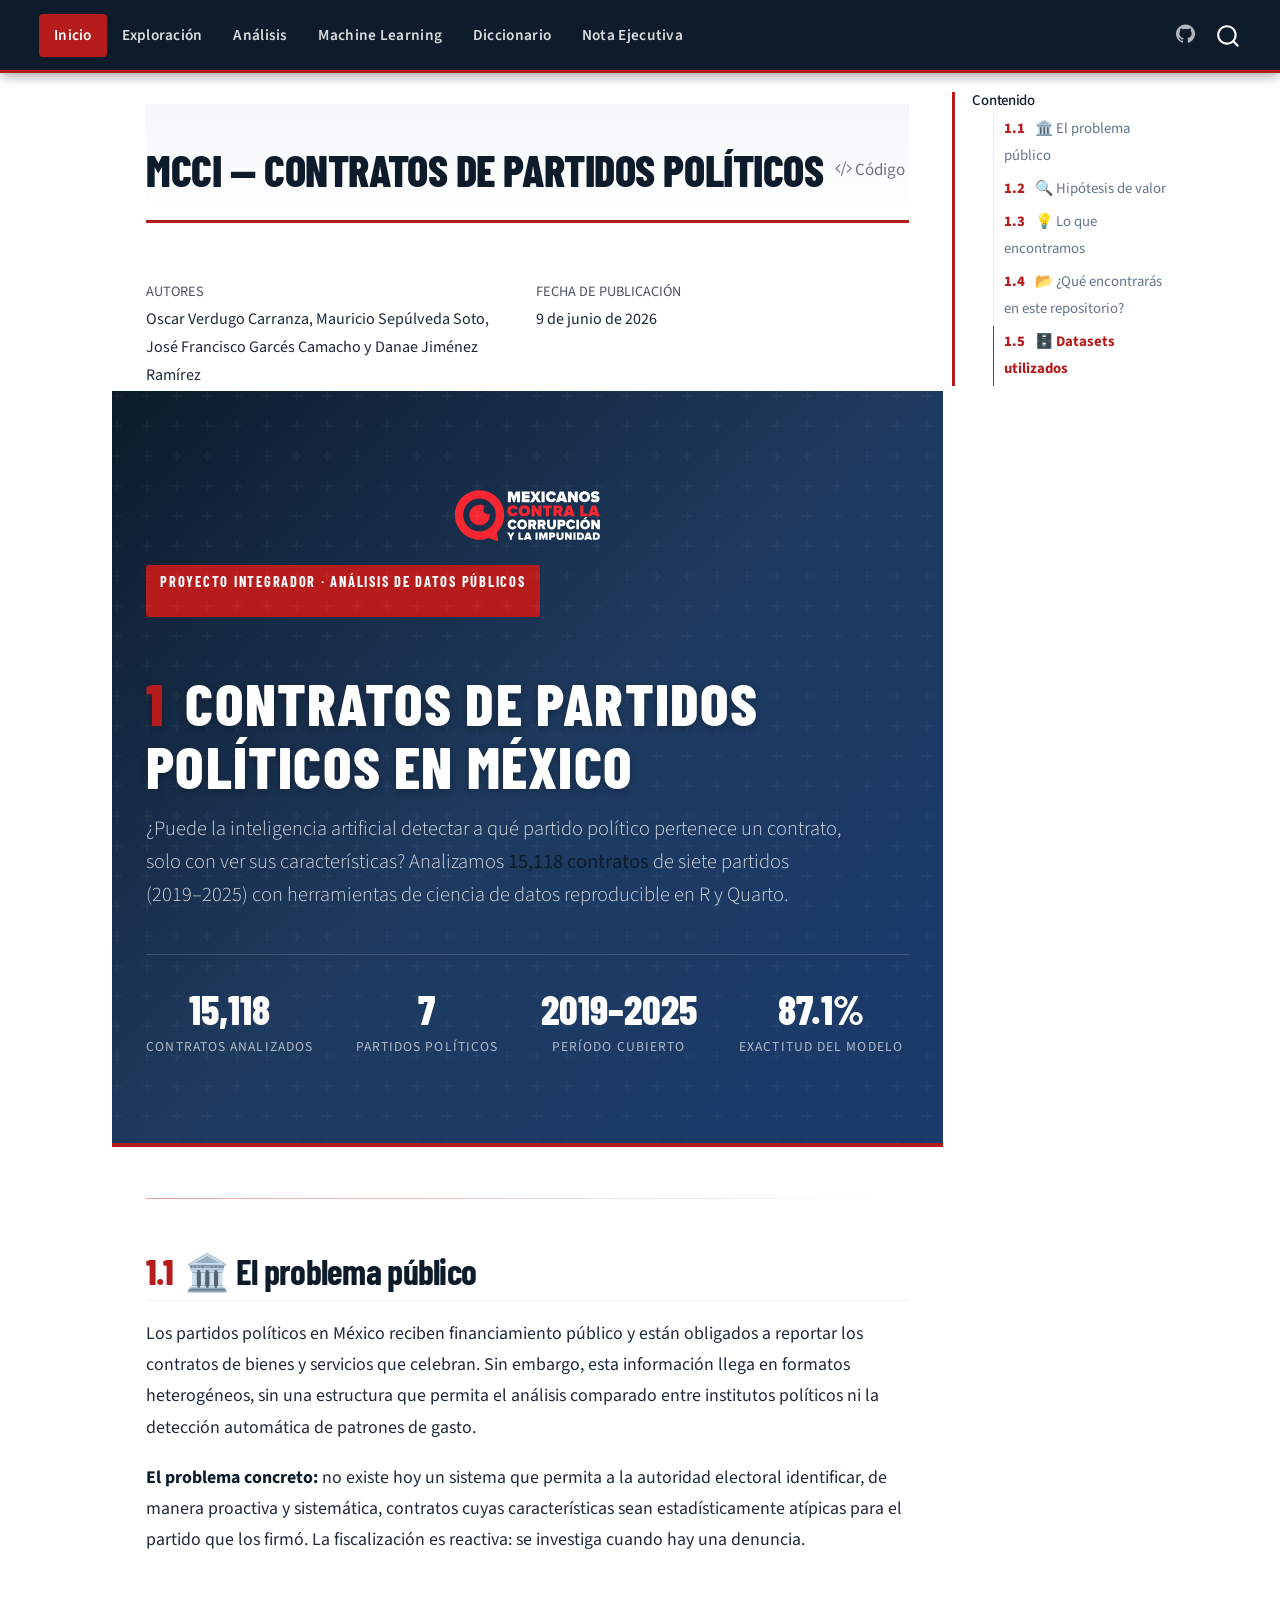
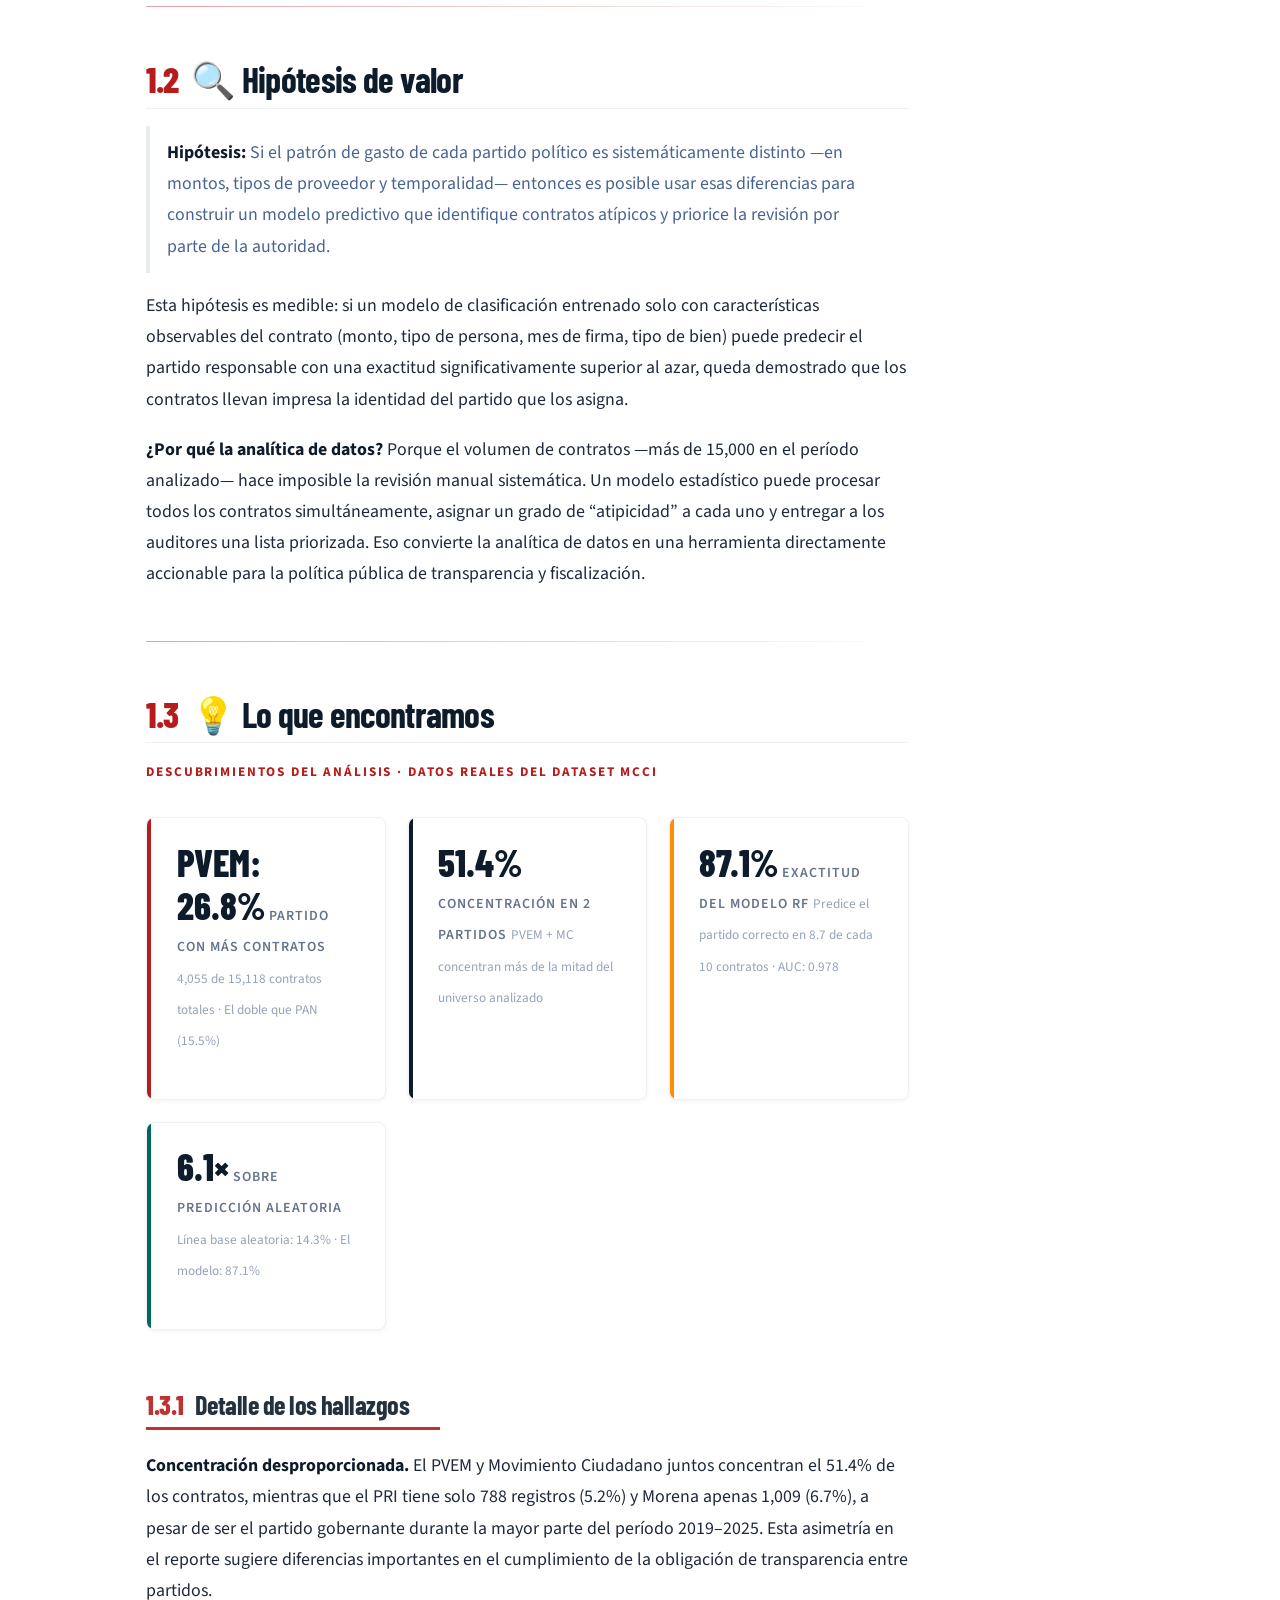
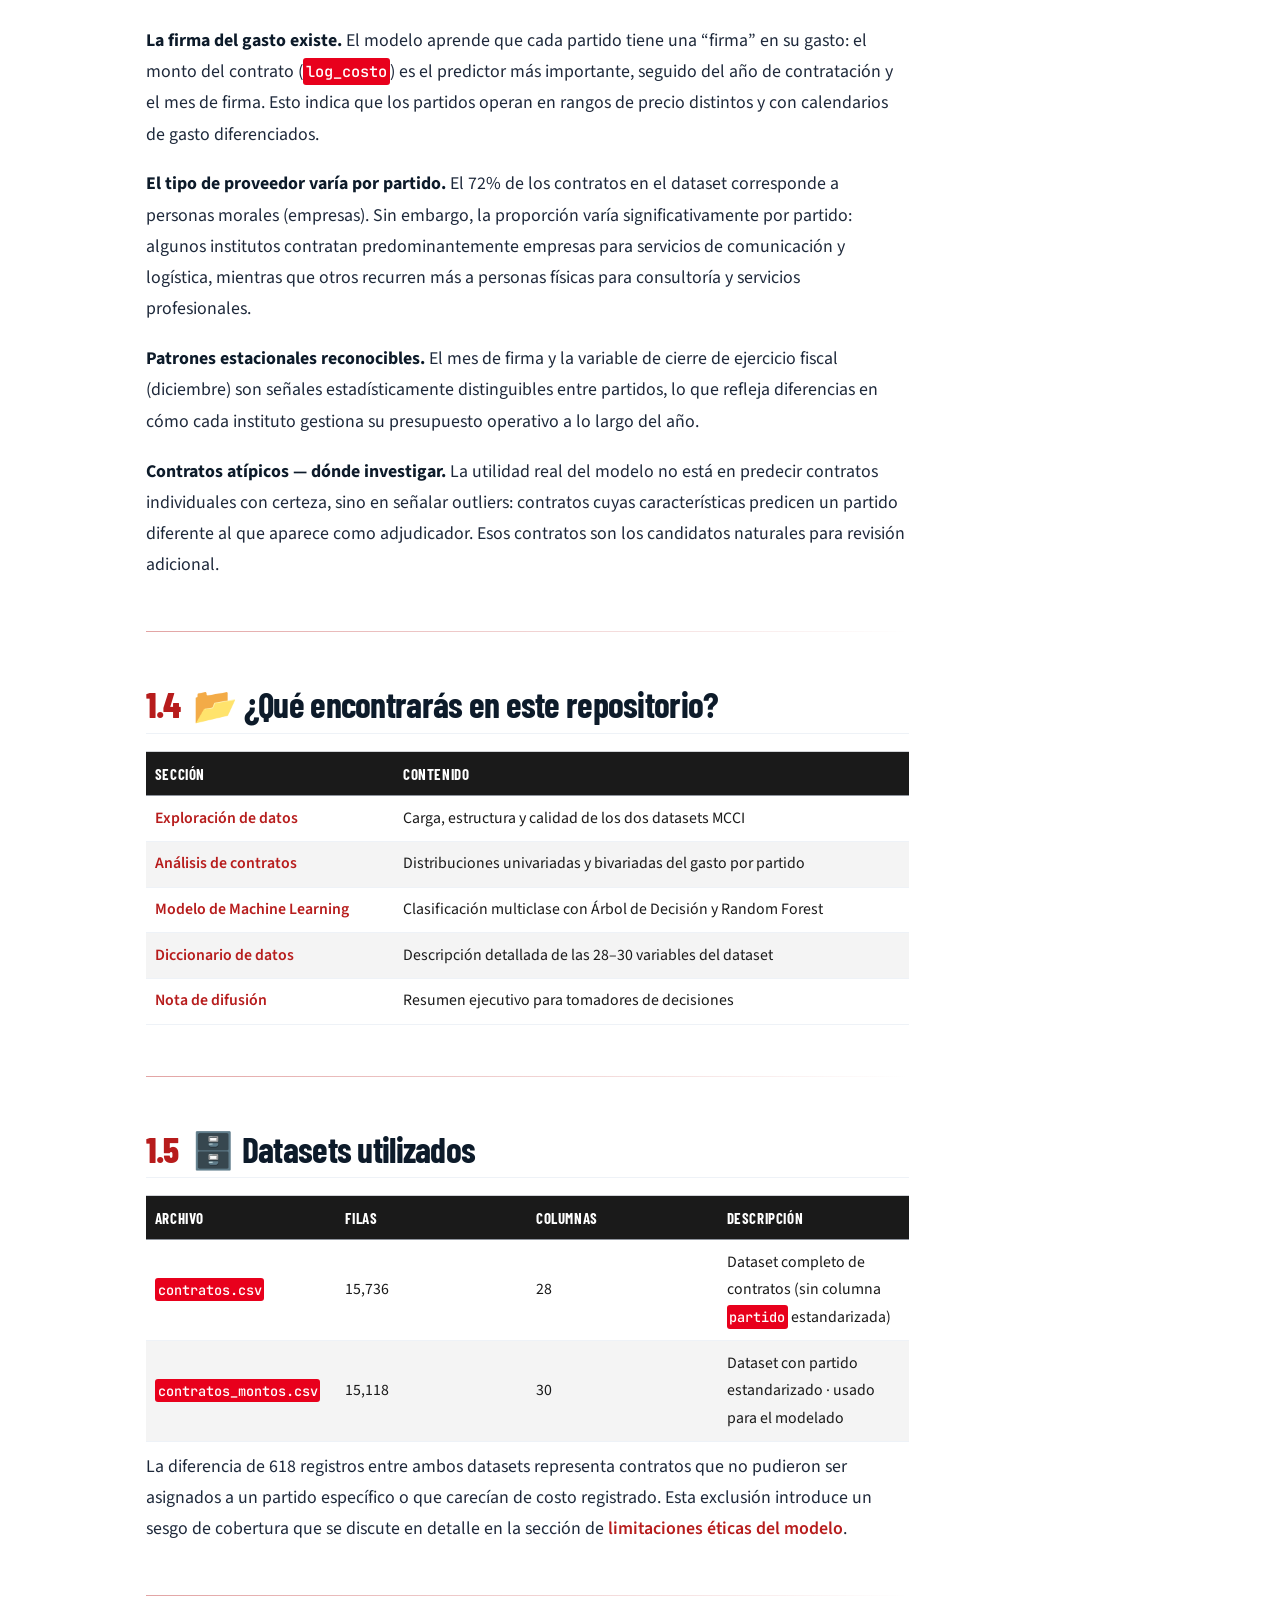
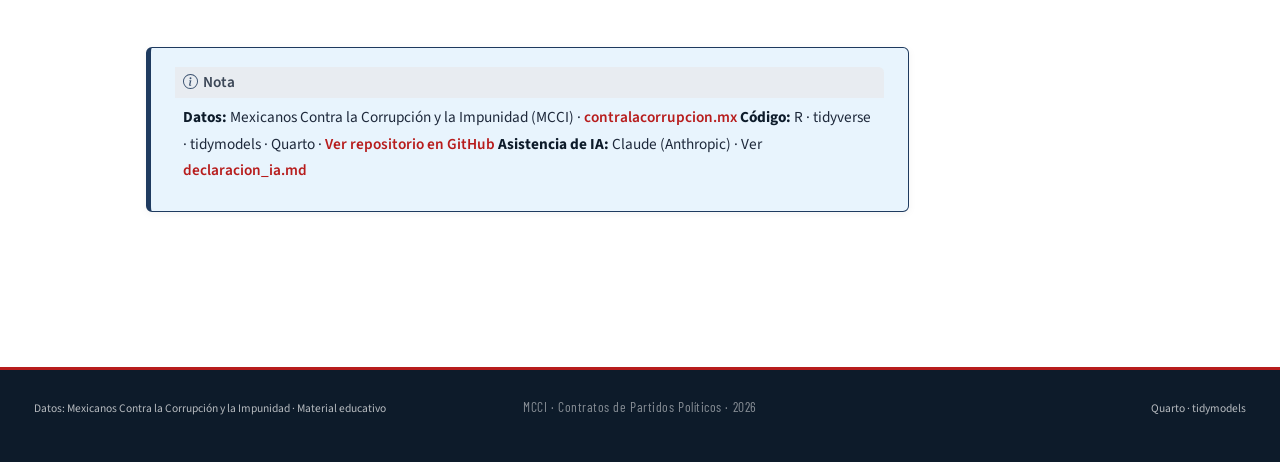
<file: docs/index.html>
<!DOCTYPE html>
<html xmlns="http://www.w3.org/1999/xhtml" lang="es" xml:lang="es"><head>

<meta charset="utf-8">
<meta name="generator" content="quarto-1.8.25">

<meta name="viewport" content="width=device-width, initial-scale=1.0, user-scalable=yes">


<title>MCCI — Contratos de Partidos Políticos – MCCI · Contratos de Partidos</title>
<style>
code{white-space: pre-wrap;}
span.smallcaps{font-variant: small-caps;}
div.columns{display: flex; gap: min(4vw, 1.5em);}
div.column{flex: auto; overflow-x: auto;}
div.hanging-indent{margin-left: 1.5em; text-indent: -1.5em;}
ul.task-list{list-style: none;}
ul.task-list li input[type="checkbox"] {
  width: 0.8em;
  margin: 0 0.8em 0.2em -1em; /* quarto-specific, see https://github.com/quarto-dev/quarto-cli/issues/4556 */ 
  vertical-align: middle;
}
/* CSS for syntax highlighting */
html { -webkit-text-size-adjust: 100%; }
pre > code.sourceCode { white-space: pre; position: relative; }
pre > code.sourceCode > span { display: inline-block; line-height: 1.25; }
pre > code.sourceCode > span:empty { height: 1.2em; }
.sourceCode { overflow: visible; }
code.sourceCode > span { color: inherit; text-decoration: inherit; }
div.sourceCode { margin: 1em 0; }
pre.sourceCode { margin: 0; }
@media screen {
div.sourceCode { overflow: auto; }
}
@media print {
pre > code.sourceCode { white-space: pre-wrap; }
pre > code.sourceCode > span { text-indent: -5em; padding-left: 5em; }
}
pre.numberSource code
  { counter-reset: source-line 0; }
pre.numberSource code > span
  { position: relative; left: -4em; counter-increment: source-line; }
pre.numberSource code > span > a:first-child::before
  { content: counter(source-line);
    position: relative; left: -1em; text-align: right; vertical-align: baseline;
    border: none; display: inline-block;
    -webkit-touch-callout: none; -webkit-user-select: none;
    -khtml-user-select: none; -moz-user-select: none;
    -ms-user-select: none; user-select: none;
    padding: 0 4px; width: 4em;
  }
pre.numberSource { margin-left: 3em;  padding-left: 4px; }
div.sourceCode
  {   }
@media screen {
pre > code.sourceCode > span > a:first-child::before { text-decoration: underline; }
}
</style>


<script src="site_libs/quarto-nav/quarto-nav.js"></script>
<script src="site_libs/quarto-nav/headroom.min.js"></script>
<script src="site_libs/clipboard/clipboard.min.js"></script>
<script src="site_libs/quarto-search/autocomplete.umd.js"></script>
<script src="site_libs/quarto-search/fuse.min.js"></script>
<script src="site_libs/quarto-search/quarto-search.js"></script>
<meta name="quarto:offset" content="./">
<link href="./styles/favicon.ico" rel="icon">
<script src="site_libs/quarto-html/quarto.js" type="module"></script>
<script src="site_libs/quarto-html/tabsets/tabsets.js" type="module"></script>
<script src="site_libs/quarto-html/axe/axe-check.js" type="module"></script>
<script src="site_libs/quarto-html/popper.min.js"></script>
<script src="site_libs/quarto-html/tippy.umd.min.js"></script>
<script src="site_libs/quarto-html/anchor.min.js"></script>
<link href="site_libs/quarto-html/tippy.css" rel="stylesheet">
<link href="site_libs/quarto-html/quarto-syntax-highlighting-637912d90aedf72c5c454f44b6135b5e.css" rel="stylesheet" id="quarto-text-highlighting-styles">
<script src="site_libs/bootstrap/bootstrap.min.js"></script>
<link href="site_libs/bootstrap/bootstrap-icons.css" rel="stylesheet">
<link href="site_libs/bootstrap/bootstrap-5f60eb70ecd4e3feea22900a1f807bd7.min.css" rel="stylesheet" append-hash="true" id="quarto-bootstrap" data-mode="light">
<script id="quarto-search-options" type="application/json">{
  "location": "navbar",
  "copy-button": false,
  "collapse-after": 3,
  "panel-placement": "end",
  "type": "overlay",
  "limit": 50,
  "keyboard-shortcut": [
    "f",
    "/",
    "s"
  ],
  "show-item-context": false,
  "language": {
    "search-no-results-text": "No se han encontrado resultados",
    "search-matching-documents-text": "documentos encontrados",
    "search-copy-link-title": "Copiar el enlace en la búsqueda",
    "search-hide-matches-text": "Ocultar resultados adicionales",
    "search-more-match-text": "resultado adicional en este documento",
    "search-more-matches-text": "resultados adicionales en este documento",
    "search-clear-button-title": "Borrar",
    "search-text-placeholder": "",
    "search-detached-cancel-button-title": "Cancelar",
    "search-submit-button-title": "Enviar",
    "search-label": "Buscar"
  }
}</script>
<style>html{ scroll-behavior: smooth; }</style>


<meta property="og:title" content="MCCI — Contratos de Partidos Políticos">
<meta property="og:description" content="Análisis de datos de contratos de partidos políticos en México">
<meta property="og:image" content="https://contralacorrupcion.mx/wp-content/themes/mcci-2025/assets/images/og-mcci.jpg">
<meta property="og:site_name" content="MCCI · Contratos de Partidos">
<meta name="twitter:title" content="MCCI — Contratos de Partidos">
<meta name="twitter:description" content="Análisis de datos de contratos de partidos políticos en México">
<meta name="twitter:image" content="images/logo-mcci.svg">
<meta name="twitter:creator" content="@MCCI_Mexico">
<meta name="twitter:image:alt" content="MCCI">
<meta name="twitter:card" content="summary_large_image">
<link href="styles/code-dark.css" rel="stylesheet">
</head>

<body class="nav-fixed quarto-light">

<div id="quarto-search-results"></div>
  <header id="quarto-header" class="headroom fixed-top">
    <nav class="navbar navbar-expand-lg " data-bs-theme="dark">
      <div class="navbar-container container-fluid">
      <div class="navbar-brand-container mx-auto">
    <a href="https://contralacorrupcion.mx" class="navbar-brand navbar-brand-logo">
    <img src="./images/logo-mcci.svg" alt="MCCI" class="navbar-logo light-content">
    <img src="./images/logo-mcci.svg" alt="MCCI" class="navbar-logo dark-content">
    </a>
  </div>
            <div id="quarto-search" class="" title="Buscar"></div>
          <button class="navbar-toggler" type="button" data-bs-toggle="collapse" data-bs-target="#navbarCollapse" aria-controls="navbarCollapse" role="menu" aria-expanded="false" aria-label="Navegación de palanca" onclick="if (window.quartoToggleHeadroom) { window.quartoToggleHeadroom(); }">
  <span class="navbar-toggler-icon"></span>
</button>
          <div class="collapse navbar-collapse" id="navbarCollapse">
            <ul class="navbar-nav navbar-nav-scroll me-auto">
  <li class="nav-item">
    <a class="nav-link active" href="./index.html" aria-current="page"> 
<span class="menu-text">Inicio</span></a>
  </li>  
  <li class="nav-item">
    <a class="nav-link" href="./notebooks/01_exploracion.html"> 
<span class="menu-text">Exploración</span></a>
  </li>  
  <li class="nav-item">
    <a class="nav-link" href="./notebooks/02_contratos_montos.html"> 
<span class="menu-text">Análisis</span></a>
  </li>  
  <li class="nav-item">
    <a class="nav-link" href="./notebooks/02_prediccion_partido_proveedor.html"> 
<span class="menu-text">Machine Learning</span></a>
  </li>  
  <li class="nav-item">
    <a class="nav-link" href="./referencias/diccionario_datos.html"> 
<span class="menu-text">Diccionario</span></a>
  </li>  
  <li class="nav-item">
    <a class="nav-link" href="./nota_difusion.html"> 
<span class="menu-text">Nota Ejecutiva</span></a>
  </li>  
</ul>
            <ul class="navbar-nav navbar-nav-scroll ms-auto">
  <li class="nav-item compact">
    <a class="nav-link" href="https://github.com/thegr8danae/MCCI-contratos-partidos"> <i class="bi bi-github" role="img" aria-label="Repositorio en GitHub">
</i> 
<span class="menu-text"></span></a>
  </li>  
</ul>
          </div> <!-- /navcollapse -->
            <div class="quarto-navbar-tools">
</div>
      </div> <!-- /container-fluid -->
    </nav>
</header>
<!-- content -->
<div id="quarto-content" class="quarto-container page-columns page-rows-contents page-layout-article page-navbar">
<!-- sidebar -->
<!-- margin-sidebar -->
    <div id="quarto-margin-sidebar" class="sidebar margin-sidebar">
        <nav id="TOC" role="doc-toc" class="toc-active">
    <h2 id="toc-title">Contenido</h2>
   
  <ul>
  <li><a href="#el-problema-público" id="toc-el-problema-público" class="nav-link active" data-scroll-target="#el-problema-público"><span class="header-section-number">1.1</span> 🏛️ El problema público</a></li>
  <li><a href="#hipótesis-de-valor" id="toc-hipótesis-de-valor" class="nav-link" data-scroll-target="#hipótesis-de-valor"><span class="header-section-number">1.2</span> 🔍 Hipótesis de valor</a></li>
  <li><a href="#lo-que-encontramos" id="toc-lo-que-encontramos" class="nav-link" data-scroll-target="#lo-que-encontramos"><span class="header-section-number">1.3</span> 💡 Lo que encontramos</a>
  <ul class="collapse">
  <li><a href="#detalle-de-los-hallazgos" id="toc-detalle-de-los-hallazgos" class="nav-link" data-scroll-target="#detalle-de-los-hallazgos"><span class="header-section-number">1.3.1</span> Detalle de los hallazgos</a></li>
  </ul></li>
  <li><a href="#qué-encontrarás-en-este-repositorio" id="toc-qué-encontrarás-en-este-repositorio" class="nav-link" data-scroll-target="#qué-encontrarás-en-este-repositorio"><span class="header-section-number">1.4</span> 📂 ¿Qué encontrarás en este repositorio?</a></li>
  <li><a href="#datasets-utilizados" id="toc-datasets-utilizados" class="nav-link" data-scroll-target="#datasets-utilizados"><span class="header-section-number">1.5</span> 🗄️ Datasets utilizados</a></li>
  </ul>
</nav>
    </div>
<!-- main -->
<main class="content" id="quarto-document-content">

<header id="title-block-header" class="quarto-title-block default">
<div class="quarto-title">
<div class="quarto-title-block"><div><h1 class="title">MCCI — Contratos de Partidos Políticos</h1><button type="button" class="btn code-tools-button" id="quarto-code-tools-source"><i class="bi"></i> Código</button></div></div>
</div>



<div class="quarto-title-meta">

    <div>
    <div class="quarto-title-meta-heading">Autores</div>
    <div class="quarto-title-meta-contents">
             <p>Oscar Verdugo Carranza, Mauricio Sepúlveda Soto, José Francisco Garcés Camacho y Danae Jiménez Ramírez </p>
          </div>
  </div>
    
    <div>
    <div class="quarto-title-meta-heading">Fecha de publicación</div>
    <div class="quarto-title-meta-contents">
      <p class="date">9 de junio de 2026</p>
    </div>
  </div>
  
  </div>
  


</header>


<div class="mcci-hero">
<div style="text-align:center;margin-bottom:1.2rem;padding-top:0.5rem;">
<p><img src="images/logo-mcci.svg" alt="MCCI" style="height:60px;max-width:220px;object-fit:contain;"></p>
</div>
<div class="mcci-hero-eyebrow">
<p>Proyecto Integrador · Análisis de Datos Públicos</p>
</div>
<section id="contratos-de-partidos-políticos-en-méxico" class="level1" data-number="1">
<h1 data-number="1"><span class="header-section-number">1</span> Contratos de partidos políticos en México</h1>
<div class="mcci-hero-subtitle">
<p>¿Puede la inteligencia artificial detectar a qué partido político pertenece un contrato, solo con ver sus características? Analizamos <strong>15,118 contratos</strong> de siete partidos (2019–2025) con herramientas de ciencia de datos reproducible en R y Quarto.</p>
</div>
<div class="mcci-hero-stats">
<div class="stat-item">
<p><span class="stat-number">15,118</span> <span class="stat-label">contratos analizados</span></p>
</div>
<div class="stat-item">
<p><span class="stat-number">7</span> <span class="stat-label">partidos políticos</span></p>
</div>
<div class="stat-item">
<p><span class="stat-number">2019–2025</span> <span class="stat-label">período cubierto</span></p>
</div>
<div class="stat-item">
<p><span class="stat-number">87.1%</span> <span class="stat-label">exactitud del modelo</span></p>
</div>
</div>
</section>
</div>
<hr>
<section id="el-problema-público" class="level2" data-number="1.1">
<h2 data-number="1.1" class="anchored" data-anchor-id="el-problema-público"><span class="header-section-number">1.1</span> 🏛️ El problema público</h2>
<p>Los partidos políticos en México reciben financiamiento público y están obligados a reportar los contratos de bienes y servicios que celebran. Sin embargo, esta información llega en formatos heterogéneos, sin una estructura que permita el análisis comparado entre institutos políticos ni la detección automática de patrones de gasto.</p>
<p><strong>El problema concreto:</strong> no existe hoy un sistema que permita a la autoridad electoral identificar, de manera proactiva y sistemática, contratos cuyas características sean estadísticamente atípicas para el partido que los firmó. La fiscalización es reactiva: se investiga cuando hay una denuncia.</p>
<hr>
</section>
<section id="hipótesis-de-valor" class="level2" data-number="1.2">
<h2 data-number="1.2" class="anchored" data-anchor-id="hipótesis-de-valor"><span class="header-section-number">1.2</span> 🔍 Hipótesis de valor</h2>
<blockquote class="blockquote">
<p><strong>Hipótesis:</strong> Si el patrón de gasto de cada partido político es sistemáticamente distinto —en montos, tipos de proveedor y temporalidad— entonces es posible usar esas diferencias para construir un modelo predictivo que identifique contratos atípicos y priorice la revisión por parte de la autoridad.</p>
</blockquote>
<p>Esta hipótesis es medible: si un modelo de clasificación entrenado solo con características observables del contrato (monto, tipo de persona, mes de firma, tipo de bien) puede predecir el partido responsable con una exactitud significativamente superior al azar, queda demostrado que los contratos llevan impresa la identidad del partido que los asigna.</p>
<p><strong>¿Por qué la analítica de datos?</strong> Porque el volumen de contratos —más de 15,000 en el período analizado— hace imposible la revisión manual sistemática. Un modelo estadístico puede procesar todos los contratos simultáneamente, asignar un grado de “atipicidad” a cada uno y entregar a los auditores una lista priorizada. Eso convierte la analítica de datos en una herramienta directamente accionable para la política pública de transparencia y fiscalización.</p>
<hr>
</section>
<section id="lo-que-encontramos" class="level2" data-number="1.3">
<h2 data-number="1.3" class="anchored" data-anchor-id="lo-que-encontramos"><span class="header-section-number">1.3</span> 💡 Lo que encontramos</h2>
<div class="section-label">
<p>Descubrimientos del análisis · Datos reales del dataset MCCI</p>
</div>
<div class="mcci-cards">
<div class="mcci-card">
<p><span class="card-number">PVEM: 26.8%</span> <span class="card-label">partido con más contratos</span> <span class="card-sublabel">4,055 de 15,118 contratos totales · El doble que PAN (15.5%)</span></p>
</div>
<div class="mcci-card card-navy">
<p><span class="card-number">51.4%</span> <span class="card-label">concentración en 2 partidos</span> <span class="card-sublabel">PVEM + MC concentran más de la mitad del universo analizado</span></p>
</div>
<div class="mcci-card card-gold">
<p><span class="card-number">87.1%</span> <span class="card-label">exactitud del modelo RF</span> <span class="card-sublabel">Predice el partido correcto en 8.7 de cada 10 contratos · AUC: 0.978</span></p>
</div>
<div class="mcci-card card-teal">
<p><span class="card-number">6.1×</span> <span class="card-label">sobre predicción aleatoria</span> <span class="card-sublabel">Línea base aleatoria: 14.3% · El modelo: 87.1%</span></p>
</div>
</div>
<section id="detalle-de-los-hallazgos" class="level3" data-number="1.3.1">
<h3 data-number="1.3.1" class="anchored" data-anchor-id="detalle-de-los-hallazgos"><span class="header-section-number">1.3.1</span> Detalle de los hallazgos</h3>
<p><strong>Concentración desproporcionada.</strong> El PVEM y Movimiento Ciudadano juntos concentran el 51.4% de los contratos, mientras que el PRI tiene solo 788 registros (5.2%) y Morena apenas 1,009 (6.7%), a pesar de ser el partido gobernante durante la mayor parte del período 2019–2025. Esta asimetría en el reporte sugiere diferencias importantes en el cumplimiento de la obligación de transparencia entre partidos.</p>
<p><strong>La firma del gasto existe.</strong> El modelo aprende que cada partido tiene una “firma” en su gasto: el monto del contrato (<code>log_costo</code>) es el predictor más importante, seguido del año de contratación y el mes de firma. Esto indica que los partidos operan en rangos de precio distintos y con calendarios de gasto diferenciados.</p>
<p><strong>El tipo de proveedor varía por partido.</strong> El 72% de los contratos en el dataset corresponde a personas morales (empresas). Sin embargo, la proporción varía significativamente por partido: algunos institutos contratan predominantemente empresas para servicios de comunicación y logística, mientras que otros recurren más a personas físicas para consultoría y servicios profesionales.</p>
<p><strong>Patrones estacionales reconocibles.</strong> El mes de firma y la variable de cierre de ejercicio fiscal (diciembre) son señales estadísticamente distinguibles entre partidos, lo que refleja diferencias en cómo cada instituto gestiona su presupuesto operativo a lo largo del año.</p>
<p><strong>Contratos atípicos — dónde investigar.</strong> La utilidad real del modelo no está en predecir contratos individuales con certeza, sino en señalar outliers: contratos cuyas características predicen un partido diferente al que aparece como adjudicador. Esos contratos son los candidatos naturales para revisión adicional.</p>
<hr>
</section>
</section>
<section id="qué-encontrarás-en-este-repositorio" class="level2" data-number="1.4">
<h2 data-number="1.4" class="anchored" data-anchor-id="qué-encontrarás-en-este-repositorio"><span class="header-section-number">1.4</span> 📂 ¿Qué encontrarás en este repositorio?</h2>
<table class="caption-top table">
<thead>
<tr class="header">
<th>Sección</th>
<th>Contenido</th>
</tr>
</thead>
<tbody>
<tr class="odd">
<td><a href="./notebooks/01_exploracion.html">Exploración de datos</a></td>
<td>Carga, estructura y calidad de los dos datasets MCCI</td>
</tr>
<tr class="even">
<td><a href="./notebooks/02_contratos_montos.html">Análisis de contratos</a></td>
<td>Distribuciones univariadas y bivariadas del gasto por partido</td>
</tr>
<tr class="odd">
<td><a href="./notebooks/02_prediccion_partido_proveedor.html">Modelo de Machine Learning</a></td>
<td>Clasificación multiclase con Árbol de Decisión y Random Forest</td>
</tr>
<tr class="even">
<td><a href="./referencias/diccionario_datos.html">Diccionario de datos</a></td>
<td>Descripción detallada de las 28–30 variables del dataset</td>
</tr>
<tr class="odd">
<td><a href="./nota_difusion.html">Nota de difusión</a></td>
<td>Resumen ejecutivo para tomadores de decisiones</td>
</tr>
</tbody>
</table>
<hr>
</section>
<section id="datasets-utilizados" class="level2" data-number="1.5">
<h2 data-number="1.5" class="anchored" data-anchor-id="datasets-utilizados"><span class="header-section-number">1.5</span> 🗄️ Datasets utilizados</h2>
<table class="caption-top table">
<colgroup>
<col style="width: 25%">
<col style="width: 25%">
<col style="width: 25%">
<col style="width: 25%">
</colgroup>
<thead>
<tr class="header">
<th>Archivo</th>
<th>Filas</th>
<th>Columnas</th>
<th>Descripción</th>
</tr>
</thead>
<tbody>
<tr class="odd">
<td><code>contratos.csv</code></td>
<td>15,736</td>
<td>28</td>
<td>Dataset completo de contratos (sin columna <code>partido</code> estandarizada)</td>
</tr>
<tr class="even">
<td><code>contratos_montos.csv</code></td>
<td>15,118</td>
<td>30</td>
<td>Dataset con partido estandarizado · usado para el modelado</td>
</tr>
</tbody>
</table>
<p>La diferencia de 618 registros entre ambos datasets representa contratos que no pudieron ser asignados a un partido específico o que carecían de costo registrado. Esta exclusión introduce un sesgo de cobertura que se discute en detalle en la sección de <a href="./notebooks/02_prediccion_partido_proveedor.html#interpretación-y-limitaciones-éticas">limitaciones éticas del modelo</a>.</p>
<hr>
<div class="callout callout-style-default callout-note callout-titled">
<div class="callout-header d-flex align-content-center">
<div class="callout-icon-container">
<i class="callout-icon"></i>
</div>
<div class="callout-title-container flex-fill">
Nota
</div>
</div>
<div class="callout-body-container callout-body">
<p><strong>Datos:</strong> Mexicanos Contra la Corrupción y la Impunidad (MCCI) · <a href="https://contralacorrupcion.mx">contralacorrupcion.mx</a> <strong>Código:</strong> R · tidyverse · tidymodels · Quarto · <a href="https://github.com/thegr8danae/MCCI-contratos-partidos">Ver repositorio en GitHub</a> <strong>Asistencia de IA:</strong> Claude (Anthropic) · Ver <a href="./declaracion_ia.html">declaracion_ia.md</a></p>
</div>
</div>


<!-- -->

</section>

</main> <!-- /main -->
<script id="quarto-html-after-body" type="application/javascript">
  window.document.addEventListener("DOMContentLoaded", function (event) {
    const icon = "";
    const anchorJS = new window.AnchorJS();
    anchorJS.options = {
      placement: 'right',
      icon: icon
    };
    anchorJS.add('.anchored');
    const isCodeAnnotation = (el) => {
      for (const clz of el.classList) {
        if (clz.startsWith('code-annotation-')) {                     
          return true;
        }
      }
      return false;
    }
    const onCopySuccess = function(e) {
      // button target
      const button = e.trigger;
      // don't keep focus
      button.blur();
      // flash "checked"
      button.classList.add('code-copy-button-checked');
      var currentTitle = button.getAttribute("title");
      button.setAttribute("title", "Copiado");
      let tooltip;
      if (window.bootstrap) {
        button.setAttribute("data-bs-toggle", "tooltip");
        button.setAttribute("data-bs-placement", "left");
        button.setAttribute("data-bs-title", "Copiado");
        tooltip = new bootstrap.Tooltip(button, 
          { trigger: "manual", 
            customClass: "code-copy-button-tooltip",
            offset: [0, -8]});
        tooltip.show();    
      }
      setTimeout(function() {
        if (tooltip) {
          tooltip.hide();
          button.removeAttribute("data-bs-title");
          button.removeAttribute("data-bs-toggle");
          button.removeAttribute("data-bs-placement");
        }
        button.setAttribute("title", currentTitle);
        button.classList.remove('code-copy-button-checked');
      }, 1000);
      // clear code selection
      e.clearSelection();
    }
    const getTextToCopy = function(trigger) {
      const outerScaffold = trigger.parentElement.cloneNode(true);
      const codeEl = outerScaffold.querySelector('code');
      for (const childEl of codeEl.children) {
        if (isCodeAnnotation(childEl)) {
          childEl.remove();
        }
      }
      return codeEl.innerText;
    }
    const clipboard = new window.ClipboardJS('.code-copy-button:not([data-in-quarto-modal])', {
      text: getTextToCopy
    });
    clipboard.on('success', onCopySuccess);
    if (window.document.getElementById('quarto-embedded-source-code-modal')) {
      const clipboardModal = new window.ClipboardJS('.code-copy-button[data-in-quarto-modal]', {
        text: getTextToCopy,
        container: window.document.getElementById('quarto-embedded-source-code-modal')
      });
      clipboardModal.on('success', onCopySuccess);
    }
    const viewSource = window.document.getElementById('quarto-view-source') ||
                       window.document.getElementById('quarto-code-tools-source');
    if (viewSource) {
      const sourceUrl = viewSource.getAttribute("data-quarto-source-url");
      viewSource.addEventListener("click", function(e) {
        if (sourceUrl) {
          // rstudio viewer pane
          if (/\bcapabilities=\b/.test(window.location)) {
            window.open(sourceUrl);
          } else {
            window.location.href = sourceUrl;
          }
        } else {
          const modal = new bootstrap.Modal(document.getElementById('quarto-embedded-source-code-modal'));
          modal.show();
        }
        return false;
      });
    }
    function toggleCodeHandler(show) {
      return function(e) {
        const detailsSrc = window.document.querySelectorAll(".cell > details > .sourceCode");
        for (let i=0; i<detailsSrc.length; i++) {
          const details = detailsSrc[i].parentElement;
          if (show) {
            details.open = true;
          } else {
            details.removeAttribute("open");
          }
        }
        const cellCodeDivs = window.document.querySelectorAll(".cell > .sourceCode");
        const fromCls = show ? "hidden" : "unhidden";
        const toCls = show ? "unhidden" : "hidden";
        for (let i=0; i<cellCodeDivs.length; i++) {
          const codeDiv = cellCodeDivs[i];
          if (codeDiv.classList.contains(fromCls)) {
            codeDiv.classList.remove(fromCls);
            codeDiv.classList.add(toCls);
          } 
        }
        return false;
      }
    }
    const hideAllCode = window.document.getElementById("quarto-hide-all-code");
    if (hideAllCode) {
      hideAllCode.addEventListener("click", toggleCodeHandler(false));
    }
    const showAllCode = window.document.getElementById("quarto-show-all-code");
    if (showAllCode) {
      showAllCode.addEventListener("click", toggleCodeHandler(true));
    }
      var localhostRegex = new RegExp(/^(?:http|https):\/\/localhost\:?[0-9]*\//);
      var mailtoRegex = new RegExp(/^mailto:/);
        var filterRegex = new RegExp('/' + window.location.host + '/');
      var isInternal = (href) => {
          return filterRegex.test(href) || localhostRegex.test(href) || mailtoRegex.test(href);
      }
      // Inspect non-navigation links and adorn them if external
     var links = window.document.querySelectorAll('a[href]:not(.nav-link):not(.navbar-brand):not(.toc-action):not(.sidebar-link):not(.sidebar-item-toggle):not(.pagination-link):not(.no-external):not([aria-hidden]):not(.dropdown-item):not(.quarto-navigation-tool):not(.about-link)');
      for (var i=0; i<links.length; i++) {
        const link = links[i];
        if (!isInternal(link.href)) {
          // undo the damage that might have been done by quarto-nav.js in the case of
          // links that we want to consider external
          if (link.dataset.originalHref !== undefined) {
            link.href = link.dataset.originalHref;
          }
        }
      }
    function tippyHover(el, contentFn, onTriggerFn, onUntriggerFn) {
      const config = {
        allowHTML: true,
        maxWidth: 500,
        delay: 100,
        arrow: false,
        appendTo: function(el) {
            return el.parentElement;
        },
        interactive: true,
        interactiveBorder: 10,
        theme: 'quarto',
        placement: 'bottom-start',
      };
      if (contentFn) {
        config.content = contentFn;
      }
      if (onTriggerFn) {
        config.onTrigger = onTriggerFn;
      }
      if (onUntriggerFn) {
        config.onUntrigger = onUntriggerFn;
      }
      window.tippy(el, config); 
    }
    const noterefs = window.document.querySelectorAll('a[role="doc-noteref"]');
    for (var i=0; i<noterefs.length; i++) {
      const ref = noterefs[i];
      tippyHover(ref, function() {
        // use id or data attribute instead here
        let href = ref.getAttribute('data-footnote-href') || ref.getAttribute('href');
        try { href = new URL(href).hash; } catch {}
        const id = href.replace(/^#\/?/, "");
        const note = window.document.getElementById(id);
        if (note) {
          return note.innerHTML;
        } else {
          return "";
        }
      });
    }
    const xrefs = window.document.querySelectorAll('a.quarto-xref');
    const processXRef = (id, note) => {
      // Strip column container classes
      const stripColumnClz = (el) => {
        el.classList.remove("page-full", "page-columns");
        if (el.children) {
          for (const child of el.children) {
            stripColumnClz(child);
          }
        }
      }
      stripColumnClz(note)
      if (id === null || id.startsWith('sec-')) {
        // Special case sections, only their first couple elements
        const container = document.createElement("div");
        if (note.children && note.children.length > 2) {
          container.appendChild(note.children[0].cloneNode(true));
          for (let i = 1; i < note.children.length; i++) {
            const child = note.children[i];
            if (child.tagName === "P" && child.innerText === "") {
              continue;
            } else {
              container.appendChild(child.cloneNode(true));
              break;
            }
          }
          if (window.Quarto?.typesetMath) {
            window.Quarto.typesetMath(container);
          }
          return container.innerHTML
        } else {
          if (window.Quarto?.typesetMath) {
            window.Quarto.typesetMath(note);
          }
          return note.innerHTML;
        }
      } else {
        // Remove any anchor links if they are present
        const anchorLink = note.querySelector('a.anchorjs-link');
        if (anchorLink) {
          anchorLink.remove();
        }
        if (window.Quarto?.typesetMath) {
          window.Quarto.typesetMath(note);
        }
        if (note.classList.contains("callout")) {
          return note.outerHTML;
        } else {
          return note.innerHTML;
        }
      }
    }
    for (var i=0; i<xrefs.length; i++) {
      const xref = xrefs[i];
      tippyHover(xref, undefined, function(instance) {
        instance.disable();
        let url = xref.getAttribute('href');
        let hash = undefined; 
        if (url.startsWith('#')) {
          hash = url;
        } else {
          try { hash = new URL(url).hash; } catch {}
        }
        if (hash) {
          const id = hash.replace(/^#\/?/, "");
          const note = window.document.getElementById(id);
          if (note !== null) {
            try {
              const html = processXRef(id, note.cloneNode(true));
              instance.setContent(html);
            } finally {
              instance.enable();
              instance.show();
            }
          } else {
            // See if we can fetch this
            fetch(url.split('#')[0])
            .then(res => res.text())
            .then(html => {
              const parser = new DOMParser();
              const htmlDoc = parser.parseFromString(html, "text/html");
              const note = htmlDoc.getElementById(id);
              if (note !== null) {
                const html = processXRef(id, note);
                instance.setContent(html);
              } 
            }).finally(() => {
              instance.enable();
              instance.show();
            });
          }
        } else {
          // See if we can fetch a full url (with no hash to target)
          // This is a special case and we should probably do some content thinning / targeting
          fetch(url)
          .then(res => res.text())
          .then(html => {
            const parser = new DOMParser();
            const htmlDoc = parser.parseFromString(html, "text/html");
            const note = htmlDoc.querySelector('main.content');
            if (note !== null) {
              // This should only happen for chapter cross references
              // (since there is no id in the URL)
              // remove the first header
              if (note.children.length > 0 && note.children[0].tagName === "HEADER") {
                note.children[0].remove();
              }
              const html = processXRef(null, note);
              instance.setContent(html);
            } 
          }).finally(() => {
            instance.enable();
            instance.show();
          });
        }
      }, function(instance) {
      });
    }
        let selectedAnnoteEl;
        const selectorForAnnotation = ( cell, annotation) => {
          let cellAttr = 'data-code-cell="' + cell + '"';
          let lineAttr = 'data-code-annotation="' +  annotation + '"';
          const selector = 'span[' + cellAttr + '][' + lineAttr + ']';
          return selector;
        }
        const selectCodeLines = (annoteEl) => {
          const doc = window.document;
          const targetCell = annoteEl.getAttribute("data-target-cell");
          const targetAnnotation = annoteEl.getAttribute("data-target-annotation");
          const annoteSpan = window.document.querySelector(selectorForAnnotation(targetCell, targetAnnotation));
          const lines = annoteSpan.getAttribute("data-code-lines").split(",");
          const lineIds = lines.map((line) => {
            return targetCell + "-" + line;
          })
          let top = null;
          let height = null;
          let parent = null;
          if (lineIds.length > 0) {
              //compute the position of the single el (top and bottom and make a div)
              const el = window.document.getElementById(lineIds[0]);
              top = el.offsetTop;
              height = el.offsetHeight;
              parent = el.parentElement.parentElement;
            if (lineIds.length > 1) {
              const lastEl = window.document.getElementById(lineIds[lineIds.length - 1]);
              const bottom = lastEl.offsetTop + lastEl.offsetHeight;
              height = bottom - top;
            }
            if (top !== null && height !== null && parent !== null) {
              // cook up a div (if necessary) and position it 
              let div = window.document.getElementById("code-annotation-line-highlight");
              if (div === null) {
                div = window.document.createElement("div");
                div.setAttribute("id", "code-annotation-line-highlight");
                div.style.position = 'absolute';
                parent.appendChild(div);
              }
              div.style.top = top - 2 + "px";
              div.style.height = height + 4 + "px";
              div.style.left = 0;
              let gutterDiv = window.document.getElementById("code-annotation-line-highlight-gutter");
              if (gutterDiv === null) {
                gutterDiv = window.document.createElement("div");
                gutterDiv.setAttribute("id", "code-annotation-line-highlight-gutter");
                gutterDiv.style.position = 'absolute';
                const codeCell = window.document.getElementById(targetCell);
                const gutter = codeCell.querySelector('.code-annotation-gutter');
                gutter.appendChild(gutterDiv);
              }
              gutterDiv.style.top = top - 2 + "px";
              gutterDiv.style.height = height + 4 + "px";
            }
            selectedAnnoteEl = annoteEl;
          }
        };
        const unselectCodeLines = () => {
          const elementsIds = ["code-annotation-line-highlight", "code-annotation-line-highlight-gutter"];
          elementsIds.forEach((elId) => {
            const div = window.document.getElementById(elId);
            if (div) {
              div.remove();
            }
          });
          selectedAnnoteEl = undefined;
        };
          // Handle positioning of the toggle
      window.addEventListener(
        "resize",
        throttle(() => {
          elRect = undefined;
          if (selectedAnnoteEl) {
            selectCodeLines(selectedAnnoteEl);
          }
        }, 10)
      );
      function throttle(fn, ms) {
      let throttle = false;
      let timer;
        return (...args) => {
          if(!throttle) { // first call gets through
              fn.apply(this, args);
              throttle = true;
          } else { // all the others get throttled
              if(timer) clearTimeout(timer); // cancel #2
              timer = setTimeout(() => {
                fn.apply(this, args);
                timer = throttle = false;
              }, ms);
          }
        };
      }
        // Attach click handler to the DT
        const annoteDls = window.document.querySelectorAll('dt[data-target-cell]');
        for (const annoteDlNode of annoteDls) {
          annoteDlNode.addEventListener('click', (event) => {
            const clickedEl = event.target;
            if (clickedEl !== selectedAnnoteEl) {
              unselectCodeLines();
              const activeEl = window.document.querySelector('dt[data-target-cell].code-annotation-active');
              if (activeEl) {
                activeEl.classList.remove('code-annotation-active');
              }
              selectCodeLines(clickedEl);
              clickedEl.classList.add('code-annotation-active');
            } else {
              // Unselect the line
              unselectCodeLines();
              clickedEl.classList.remove('code-annotation-active');
            }
          });
        }
    const findCites = (el) => {
      const parentEl = el.parentElement;
      if (parentEl) {
        const cites = parentEl.dataset.cites;
        if (cites) {
          return {
            el,
            cites: cites.split(' ')
          };
        } else {
          return findCites(el.parentElement)
        }
      } else {
        return undefined;
      }
    };
    var bibliorefs = window.document.querySelectorAll('a[role="doc-biblioref"]');
    for (var i=0; i<bibliorefs.length; i++) {
      const ref = bibliorefs[i];
      const citeInfo = findCites(ref);
      if (citeInfo) {
        tippyHover(citeInfo.el, function() {
          var popup = window.document.createElement('div');
          citeInfo.cites.forEach(function(cite) {
            var citeDiv = window.document.createElement('div');
            citeDiv.classList.add('hanging-indent');
            citeDiv.classList.add('csl-entry');
            var biblioDiv = window.document.getElementById('ref-' + cite);
            if (biblioDiv) {
              citeDiv.innerHTML = biblioDiv.innerHTML;
            }
            popup.appendChild(citeDiv);
          });
          return popup.innerHTML;
        });
      }
    }
  });
  </script><div class="modal fade" id="quarto-embedded-source-code-modal" tabindex="-1" aria-labelledby="quarto-embedded-source-code-modal-label" aria-hidden="true"><div class="modal-dialog modal-dialog-scrollable"><div class="modal-content"><div class="modal-header"><h5 class="modal-title" id="quarto-embedded-source-code-modal-label">Ejecutar el código</h5><button class="btn-close" data-bs-dismiss="modal"></button></div><div class="modal-body"><div class="">
<div class="code-copy-outer-scaffold"><div class="sourceCode" id="cb1" data-shortcodes="false"><pre class="sourceCode markdown code-with-copy"><code class="sourceCode markdown"><span id="cb1-1"><a href="#cb1-1" aria-hidden="true" tabindex="-1"></a><span class="co">---</span></span>
<span id="cb1-2"><a href="#cb1-2" aria-hidden="true" tabindex="-1"></a><span class="an">title:</span><span class="co"> "MCCI — Contratos de Partidos Políticos"</span></span>
<span id="cb1-3"><a href="#cb1-3" aria-hidden="true" tabindex="-1"></a><span class="an">lang:</span><span class="co"> es</span></span>
<span id="cb1-4"><a href="#cb1-4" aria-hidden="true" tabindex="-1"></a><span class="co">---</span></span>
<span id="cb1-5"><a href="#cb1-5" aria-hidden="true" tabindex="-1"></a></span>
<span id="cb1-6"><a href="#cb1-6" aria-hidden="true" tabindex="-1"></a>::: {.mcci-hero}</span>
<span id="cb1-7"><a href="#cb1-7" aria-hidden="true" tabindex="-1"></a></span>
<span id="cb1-8"><a href="#cb1-8" aria-hidden="true" tabindex="-1"></a><span class="dt">&lt;</span><span class="kw">div</span><span class="ot"> style</span><span class="op">=</span><span class="st">"text-align:center;margin-bottom:1.2rem;padding-top:0.5rem;"</span><span class="dt">&gt;</span></span>
<span id="cb1-9"><a href="#cb1-9" aria-hidden="true" tabindex="-1"></a><span class="dt">&lt;</span><span class="kw">img</span><span class="ot"> src</span><span class="op">=</span><span class="st">"images/logo-mcci.svg"</span><span class="ot"> alt</span><span class="op">=</span><span class="st">"MCCI"</span><span class="ot"> style</span><span class="op">=</span><span class="st">"height:60px;max-width:220px;object-fit:contain;"</span><span class="ot"> </span><span class="dt">/&gt;</span></span>
<span id="cb1-10"><a href="#cb1-10" aria-hidden="true" tabindex="-1"></a><span class="dt">&lt;/</span><span class="kw">div</span><span class="dt">&gt;</span></span>
<span id="cb1-11"><a href="#cb1-11" aria-hidden="true" tabindex="-1"></a></span>
<span id="cb1-12"><a href="#cb1-12" aria-hidden="true" tabindex="-1"></a>::: {.mcci-hero-eyebrow}</span>
<span id="cb1-13"><a href="#cb1-13" aria-hidden="true" tabindex="-1"></a>Proyecto Integrador · Análisis de Datos Públicos</span>
<span id="cb1-14"><a href="#cb1-14" aria-hidden="true" tabindex="-1"></a>:::</span>
<span id="cb1-15"><a href="#cb1-15" aria-hidden="true" tabindex="-1"></a></span>
<span id="cb1-16"><a href="#cb1-16" aria-hidden="true" tabindex="-1"></a><span class="fu"># Contratos de partidos políticos en México</span></span>
<span id="cb1-17"><a href="#cb1-17" aria-hidden="true" tabindex="-1"></a></span>
<span id="cb1-18"><a href="#cb1-18" aria-hidden="true" tabindex="-1"></a>::: {.mcci-hero-subtitle}</span>
<span id="cb1-19"><a href="#cb1-19" aria-hidden="true" tabindex="-1"></a>¿Puede la inteligencia artificial detectar a qué partido político pertenece un contrato, solo con ver sus características? Analizamos **15,118 contratos** de siete partidos (2019–2025) con herramientas de ciencia de datos reproducible en R y Quarto.</span>
<span id="cb1-20"><a href="#cb1-20" aria-hidden="true" tabindex="-1"></a>:::</span>
<span id="cb1-21"><a href="#cb1-21" aria-hidden="true" tabindex="-1"></a></span>
<span id="cb1-22"><a href="#cb1-22" aria-hidden="true" tabindex="-1"></a>::: {.mcci-hero-stats}</span>
<span id="cb1-23"><a href="#cb1-23" aria-hidden="true" tabindex="-1"></a>::: {.stat-item}</span>
<span id="cb1-24"><a href="#cb1-24" aria-hidden="true" tabindex="-1"></a><span class="co">[</span><span class="ot">15,118</span><span class="co">]</span>{.stat-number}</span>
<span id="cb1-25"><a href="#cb1-25" aria-hidden="true" tabindex="-1"></a><span class="co">[</span><span class="ot">contratos analizados</span><span class="co">]</span>{.stat-label}</span>
<span id="cb1-26"><a href="#cb1-26" aria-hidden="true" tabindex="-1"></a>:::</span>
<span id="cb1-27"><a href="#cb1-27" aria-hidden="true" tabindex="-1"></a>::: {.stat-item}</span>
<span id="cb1-28"><a href="#cb1-28" aria-hidden="true" tabindex="-1"></a><span class="co">[</span><span class="ot">7</span><span class="co">]</span>{.stat-number}</span>
<span id="cb1-29"><a href="#cb1-29" aria-hidden="true" tabindex="-1"></a><span class="co">[</span><span class="ot">partidos políticos</span><span class="co">]</span>{.stat-label}</span>
<span id="cb1-30"><a href="#cb1-30" aria-hidden="true" tabindex="-1"></a>:::</span>
<span id="cb1-31"><a href="#cb1-31" aria-hidden="true" tabindex="-1"></a>::: {.stat-item}</span>
<span id="cb1-32"><a href="#cb1-32" aria-hidden="true" tabindex="-1"></a><span class="co">[</span><span class="ot">2019–2025</span><span class="co">]</span>{.stat-number}</span>
<span id="cb1-33"><a href="#cb1-33" aria-hidden="true" tabindex="-1"></a><span class="co">[</span><span class="ot">período cubierto</span><span class="co">]</span>{.stat-label}</span>
<span id="cb1-34"><a href="#cb1-34" aria-hidden="true" tabindex="-1"></a>:::</span>
<span id="cb1-35"><a href="#cb1-35" aria-hidden="true" tabindex="-1"></a>::: {.stat-item}</span>
<span id="cb1-36"><a href="#cb1-36" aria-hidden="true" tabindex="-1"></a><span class="co">[</span><span class="ot">87.1%</span><span class="co">]</span>{.stat-number}</span>
<span id="cb1-37"><a href="#cb1-37" aria-hidden="true" tabindex="-1"></a><span class="co">[</span><span class="ot">exactitud del modelo</span><span class="co">]</span>{.stat-label}</span>
<span id="cb1-38"><a href="#cb1-38" aria-hidden="true" tabindex="-1"></a>:::</span>
<span id="cb1-39"><a href="#cb1-39" aria-hidden="true" tabindex="-1"></a>:::</span>
<span id="cb1-40"><a href="#cb1-40" aria-hidden="true" tabindex="-1"></a>:::</span>
<span id="cb1-41"><a href="#cb1-41" aria-hidden="true" tabindex="-1"></a></span>
<span id="cb1-42"><a href="#cb1-42" aria-hidden="true" tabindex="-1"></a>---</span>
<span id="cb1-43"><a href="#cb1-43" aria-hidden="true" tabindex="-1"></a></span>
<span id="cb1-44"><a href="#cb1-44" aria-hidden="true" tabindex="-1"></a><span class="fu">## 🏛️ El problema público</span></span>
<span id="cb1-45"><a href="#cb1-45" aria-hidden="true" tabindex="-1"></a></span>
<span id="cb1-46"><a href="#cb1-46" aria-hidden="true" tabindex="-1"></a>Los partidos políticos en México reciben financiamiento público y están obligados a reportar los contratos de bienes y servicios que celebran. Sin embargo, esta información llega en formatos heterogéneos, sin una estructura que permita el análisis comparado entre institutos políticos ni la detección automática de patrones de gasto.</span>
<span id="cb1-47"><a href="#cb1-47" aria-hidden="true" tabindex="-1"></a></span>
<span id="cb1-48"><a href="#cb1-48" aria-hidden="true" tabindex="-1"></a>**El problema concreto:** no existe hoy un sistema que permita a la autoridad electoral identificar, de manera proactiva y sistemática, contratos cuyas características sean estadísticamente atípicas para el partido que los firmó. La fiscalización es reactiva: se investiga cuando hay una denuncia.</span>
<span id="cb1-49"><a href="#cb1-49" aria-hidden="true" tabindex="-1"></a></span>
<span id="cb1-50"><a href="#cb1-50" aria-hidden="true" tabindex="-1"></a>---</span>
<span id="cb1-51"><a href="#cb1-51" aria-hidden="true" tabindex="-1"></a></span>
<span id="cb1-52"><a href="#cb1-52" aria-hidden="true" tabindex="-1"></a><span class="fu">## 🔍 Hipótesis de valor</span></span>
<span id="cb1-53"><a href="#cb1-53" aria-hidden="true" tabindex="-1"></a></span>
<span id="cb1-54"><a href="#cb1-54" aria-hidden="true" tabindex="-1"></a><span class="at">&gt; **Hipótesis:** Si el patrón de gasto de cada partido político es sistemáticamente distinto —en montos, tipos de proveedor y temporalidad— entonces es posible usar esas diferencias para construir un modelo predictivo que identifique contratos atípicos y priorice la revisión por parte de la autoridad.</span></span>
<span id="cb1-55"><a href="#cb1-55" aria-hidden="true" tabindex="-1"></a></span>
<span id="cb1-56"><a href="#cb1-56" aria-hidden="true" tabindex="-1"></a>Esta hipótesis es medible: si un modelo de clasificación entrenado solo con características observables del contrato (monto, tipo de persona, mes de firma, tipo de bien) puede predecir el partido responsable con una exactitud significativamente superior al azar, queda demostrado que los contratos llevan impresa la identidad del partido que los asigna.</span>
<span id="cb1-57"><a href="#cb1-57" aria-hidden="true" tabindex="-1"></a></span>
<span id="cb1-58"><a href="#cb1-58" aria-hidden="true" tabindex="-1"></a>**¿Por qué la analítica de datos?** Porque el volumen de contratos —más de 15,000 en el período analizado— hace imposible la revisión manual sistemática. Un modelo estadístico puede procesar todos los contratos simultáneamente, asignar un grado de "atipicidad" a cada uno y entregar a los auditores una lista priorizada. Eso convierte la analítica de datos en una herramienta directamente accionable para la política pública de transparencia y fiscalización.</span>
<span id="cb1-59"><a href="#cb1-59" aria-hidden="true" tabindex="-1"></a></span>
<span id="cb1-60"><a href="#cb1-60" aria-hidden="true" tabindex="-1"></a>---</span>
<span id="cb1-61"><a href="#cb1-61" aria-hidden="true" tabindex="-1"></a></span>
<span id="cb1-62"><a href="#cb1-62" aria-hidden="true" tabindex="-1"></a><span class="fu">## 💡 Lo que encontramos</span></span>
<span id="cb1-63"><a href="#cb1-63" aria-hidden="true" tabindex="-1"></a></span>
<span id="cb1-64"><a href="#cb1-64" aria-hidden="true" tabindex="-1"></a>::: {.section-label}</span>
<span id="cb1-65"><a href="#cb1-65" aria-hidden="true" tabindex="-1"></a>Descubrimientos del análisis · Datos reales del dataset MCCI</span>
<span id="cb1-66"><a href="#cb1-66" aria-hidden="true" tabindex="-1"></a>:::</span>
<span id="cb1-67"><a href="#cb1-67" aria-hidden="true" tabindex="-1"></a></span>
<span id="cb1-68"><a href="#cb1-68" aria-hidden="true" tabindex="-1"></a>::: {.mcci-cards}</span>
<span id="cb1-69"><a href="#cb1-69" aria-hidden="true" tabindex="-1"></a></span>
<span id="cb1-70"><a href="#cb1-70" aria-hidden="true" tabindex="-1"></a>::: {.mcci-card}</span>
<span id="cb1-71"><a href="#cb1-71" aria-hidden="true" tabindex="-1"></a><span class="co">[</span><span class="ot">PVEM: 26.8%</span><span class="co">]</span>{.card-number}</span>
<span id="cb1-72"><a href="#cb1-72" aria-hidden="true" tabindex="-1"></a><span class="co">[</span><span class="ot">partido con más contratos</span><span class="co">]</span>{.card-label}</span>
<span id="cb1-73"><a href="#cb1-73" aria-hidden="true" tabindex="-1"></a><span class="co">[</span><span class="ot">4,055 de 15,118 contratos totales · El doble que PAN (15.5%)</span><span class="co">]</span>{.card-sublabel}</span>
<span id="cb1-74"><a href="#cb1-74" aria-hidden="true" tabindex="-1"></a>:::</span>
<span id="cb1-75"><a href="#cb1-75" aria-hidden="true" tabindex="-1"></a></span>
<span id="cb1-76"><a href="#cb1-76" aria-hidden="true" tabindex="-1"></a>::: {.mcci-card .card-navy}</span>
<span id="cb1-77"><a href="#cb1-77" aria-hidden="true" tabindex="-1"></a><span class="co">[</span><span class="ot">51.4%</span><span class="co">]</span>{.card-number}</span>
<span id="cb1-78"><a href="#cb1-78" aria-hidden="true" tabindex="-1"></a><span class="co">[</span><span class="ot">concentración en 2 partidos</span><span class="co">]</span>{.card-label}</span>
<span id="cb1-79"><a href="#cb1-79" aria-hidden="true" tabindex="-1"></a><span class="co">[</span><span class="ot">PVEM + MC concentran más de la mitad del universo analizado</span><span class="co">]</span>{.card-sublabel}</span>
<span id="cb1-80"><a href="#cb1-80" aria-hidden="true" tabindex="-1"></a>:::</span>
<span id="cb1-81"><a href="#cb1-81" aria-hidden="true" tabindex="-1"></a></span>
<span id="cb1-82"><a href="#cb1-82" aria-hidden="true" tabindex="-1"></a>::: {.mcci-card .card-gold}</span>
<span id="cb1-83"><a href="#cb1-83" aria-hidden="true" tabindex="-1"></a><span class="co">[</span><span class="ot">87.1%</span><span class="co">]</span>{.card-number}</span>
<span id="cb1-84"><a href="#cb1-84" aria-hidden="true" tabindex="-1"></a><span class="co">[</span><span class="ot">exactitud del modelo RF</span><span class="co">]</span>{.card-label}</span>
<span id="cb1-85"><a href="#cb1-85" aria-hidden="true" tabindex="-1"></a><span class="co">[</span><span class="ot">Predice el partido correcto en 8.7 de cada 10 contratos · AUC: 0.978</span><span class="co">]</span>{.card-sublabel}</span>
<span id="cb1-86"><a href="#cb1-86" aria-hidden="true" tabindex="-1"></a>:::</span>
<span id="cb1-87"><a href="#cb1-87" aria-hidden="true" tabindex="-1"></a></span>
<span id="cb1-88"><a href="#cb1-88" aria-hidden="true" tabindex="-1"></a>::: {.mcci-card .card-teal}</span>
<span id="cb1-89"><a href="#cb1-89" aria-hidden="true" tabindex="-1"></a><span class="co">[</span><span class="ot">6.1×</span><span class="co">]</span>{.card-number}</span>
<span id="cb1-90"><a href="#cb1-90" aria-hidden="true" tabindex="-1"></a><span class="co">[</span><span class="ot">sobre predicción aleatoria</span><span class="co">]</span>{.card-label}</span>
<span id="cb1-91"><a href="#cb1-91" aria-hidden="true" tabindex="-1"></a><span class="co">[</span><span class="ot">Línea base aleatoria: 14.3% · El modelo: 87.1%</span><span class="co">]</span>{.card-sublabel}</span>
<span id="cb1-92"><a href="#cb1-92" aria-hidden="true" tabindex="-1"></a>:::</span>
<span id="cb1-93"><a href="#cb1-93" aria-hidden="true" tabindex="-1"></a></span>
<span id="cb1-94"><a href="#cb1-94" aria-hidden="true" tabindex="-1"></a>:::</span>
<span id="cb1-95"><a href="#cb1-95" aria-hidden="true" tabindex="-1"></a></span>
<span id="cb1-96"><a href="#cb1-96" aria-hidden="true" tabindex="-1"></a><span class="fu">### Detalle de los hallazgos</span></span>
<span id="cb1-97"><a href="#cb1-97" aria-hidden="true" tabindex="-1"></a></span>
<span id="cb1-98"><a href="#cb1-98" aria-hidden="true" tabindex="-1"></a>**Concentración desproporcionada.** El PVEM y Movimiento Ciudadano juntos concentran el 51.4% de los contratos, mientras que el PRI tiene solo 788 registros (5.2%) y Morena apenas 1,009 (6.7%), a pesar de ser el partido gobernante durante la mayor parte del período 2019–2025. Esta asimetría en el reporte sugiere diferencias importantes en el cumplimiento de la obligación de transparencia entre partidos.</span>
<span id="cb1-99"><a href="#cb1-99" aria-hidden="true" tabindex="-1"></a></span>
<span id="cb1-100"><a href="#cb1-100" aria-hidden="true" tabindex="-1"></a>**La firma del gasto existe.** El modelo aprende que cada partido tiene una "firma" en su gasto: el monto del contrato (<span class="in">`log_costo`</span>) es el predictor más importante, seguido del año de contratación y el mes de firma. Esto indica que los partidos operan en rangos de precio distintos y con calendarios de gasto diferenciados.</span>
<span id="cb1-101"><a href="#cb1-101" aria-hidden="true" tabindex="-1"></a></span>
<span id="cb1-102"><a href="#cb1-102" aria-hidden="true" tabindex="-1"></a>**El tipo de proveedor varía por partido.** El 72% de los contratos en el dataset corresponde a personas morales (empresas). Sin embargo, la proporción varía significativamente por partido: algunos institutos contratan predominantemente empresas para servicios de comunicación y logística, mientras que otros recurren más a personas físicas para consultoría y servicios profesionales.</span>
<span id="cb1-103"><a href="#cb1-103" aria-hidden="true" tabindex="-1"></a></span>
<span id="cb1-104"><a href="#cb1-104" aria-hidden="true" tabindex="-1"></a>**Patrones estacionales reconocibles.** El mes de firma y la variable de cierre de ejercicio fiscal (diciembre) son señales estadísticamente distinguibles entre partidos, lo que refleja diferencias en cómo cada instituto gestiona su presupuesto operativo a lo largo del año.</span>
<span id="cb1-105"><a href="#cb1-105" aria-hidden="true" tabindex="-1"></a></span>
<span id="cb1-106"><a href="#cb1-106" aria-hidden="true" tabindex="-1"></a>**Contratos atípicos — dónde investigar.** La utilidad real del modelo no está en predecir contratos individuales con certeza, sino en señalar outliers: contratos cuyas características predicen un partido diferente al que aparece como adjudicador. Esos contratos son los candidatos naturales para revisión adicional.</span>
<span id="cb1-107"><a href="#cb1-107" aria-hidden="true" tabindex="-1"></a></span>
<span id="cb1-108"><a href="#cb1-108" aria-hidden="true" tabindex="-1"></a>---</span>
<span id="cb1-109"><a href="#cb1-109" aria-hidden="true" tabindex="-1"></a></span>
<span id="cb1-110"><a href="#cb1-110" aria-hidden="true" tabindex="-1"></a><span class="fu">## 📂 ¿Qué encontrarás en este repositorio?</span></span>
<span id="cb1-111"><a href="#cb1-111" aria-hidden="true" tabindex="-1"></a></span>
<span id="cb1-112"><a href="#cb1-112" aria-hidden="true" tabindex="-1"></a><span class="pp">|</span> Sección <span class="pp">|</span> Contenido <span class="pp">|</span></span>
<span id="cb1-113"><a href="#cb1-113" aria-hidden="true" tabindex="-1"></a><span class="pp">|---|---|</span></span>
<span id="cb1-114"><a href="#cb1-114" aria-hidden="true" tabindex="-1"></a><span class="pp">|</span> <span class="co">[</span><span class="ot">Exploración de datos</span><span class="co">](notebooks/01_exploracion.qmd)</span> <span class="pp">|</span> Carga, estructura y calidad de los dos datasets MCCI <span class="pp">|</span></span>
<span id="cb1-115"><a href="#cb1-115" aria-hidden="true" tabindex="-1"></a><span class="pp">|</span> <span class="co">[</span><span class="ot">Análisis de contratos</span><span class="co">](notebooks/02_contratos_montos.qmd)</span> <span class="pp">|</span> Distribuciones univariadas y bivariadas del gasto por partido <span class="pp">|</span></span>
<span id="cb1-116"><a href="#cb1-116" aria-hidden="true" tabindex="-1"></a><span class="pp">|</span> <span class="co">[</span><span class="ot">Modelo de Machine Learning</span><span class="co">](notebooks/02_prediccion_partido_proveedor.qmd)</span> <span class="pp">|</span> Clasificación multiclase con Árbol de Decisión y Random Forest <span class="pp">|</span></span>
<span id="cb1-117"><a href="#cb1-117" aria-hidden="true" tabindex="-1"></a><span class="pp">|</span> <span class="co">[</span><span class="ot">Diccionario de datos</span><span class="co">](referencias/diccionario_datos.qmd)</span> <span class="pp">|</span> Descripción detallada de las 28–30 variables del dataset <span class="pp">|</span></span>
<span id="cb1-118"><a href="#cb1-118" aria-hidden="true" tabindex="-1"></a><span class="pp">|</span> <span class="co">[</span><span class="ot">Nota de difusión</span><span class="co">](nota_difusion.qmd)</span> <span class="pp">|</span> Resumen ejecutivo para tomadores de decisiones <span class="pp">|</span></span>
<span id="cb1-119"><a href="#cb1-119" aria-hidden="true" tabindex="-1"></a></span>
<span id="cb1-120"><a href="#cb1-120" aria-hidden="true" tabindex="-1"></a>---</span>
<span id="cb1-121"><a href="#cb1-121" aria-hidden="true" tabindex="-1"></a></span>
<span id="cb1-122"><a href="#cb1-122" aria-hidden="true" tabindex="-1"></a><span class="fu">## 🗄️ Datasets utilizados</span></span>
<span id="cb1-123"><a href="#cb1-123" aria-hidden="true" tabindex="-1"></a></span>
<span id="cb1-124"><a href="#cb1-124" aria-hidden="true" tabindex="-1"></a><span class="pp">|</span> Archivo <span class="pp">|</span> Filas <span class="pp">|</span> Columnas <span class="pp">|</span> Descripción <span class="pp">|</span></span>
<span id="cb1-125"><a href="#cb1-125" aria-hidden="true" tabindex="-1"></a><span class="pp">|---|---|---|---|</span></span>
<span id="cb1-126"><a href="#cb1-126" aria-hidden="true" tabindex="-1"></a><span class="pp">|</span> <span class="in">`contratos.csv`</span> <span class="pp">|</span> 15,736 <span class="pp">|</span> 28 <span class="pp">|</span> Dataset completo de contratos (sin columna <span class="in">`partido`</span> estandarizada) <span class="pp">|</span></span>
<span id="cb1-127"><a href="#cb1-127" aria-hidden="true" tabindex="-1"></a><span class="pp">|</span> <span class="in">`contratos_montos.csv`</span> <span class="pp">|</span> 15,118 <span class="pp">|</span> 30 <span class="pp">|</span> Dataset con partido estandarizado · usado para el modelado <span class="pp">|</span></span>
<span id="cb1-128"><a href="#cb1-128" aria-hidden="true" tabindex="-1"></a></span>
<span id="cb1-129"><a href="#cb1-129" aria-hidden="true" tabindex="-1"></a>La diferencia de 618 registros entre ambos datasets representa contratos que no pudieron ser asignados a un partido específico o que carecían de costo registrado. Esta exclusión introduce un sesgo de cobertura que se discute en detalle en la sección de <span class="co">[</span><span class="ot">limitaciones éticas del modelo</span><span class="co">](notebooks/02_prediccion_partido_proveedor.qmd#interpretación-y-limitaciones-éticas)</span>.</span>
<span id="cb1-130"><a href="#cb1-130" aria-hidden="true" tabindex="-1"></a></span>
<span id="cb1-131"><a href="#cb1-131" aria-hidden="true" tabindex="-1"></a>---</span>
<span id="cb1-132"><a href="#cb1-132" aria-hidden="true" tabindex="-1"></a></span>
<span id="cb1-133"><a href="#cb1-133" aria-hidden="true" tabindex="-1"></a>::: {.callout-note}</span>
<span id="cb1-134"><a href="#cb1-134" aria-hidden="true" tabindex="-1"></a>**Datos:** Mexicanos Contra la Corrupción y la Impunidad (MCCI) · <span class="co">[</span><span class="ot">contralacorrupcion.mx</span><span class="co">](https://contralacorrupcion.mx)</span></span>
<span id="cb1-135"><a href="#cb1-135" aria-hidden="true" tabindex="-1"></a>**Código:** R · tidyverse · tidymodels · Quarto · <span class="co">[</span><span class="ot">Ver repositorio en GitHub</span><span class="co">](https://github.com/thegr8danae/MCCI-contratos-partidos)</span></span>
<span id="cb1-136"><a href="#cb1-136" aria-hidden="true" tabindex="-1"></a>**Asistencia de IA:** Claude (Anthropic) · Ver <span class="co">[</span><span class="ot">declaracion_ia.md</span><span class="co">](declaracion_ia.md)</span></span>
<span id="cb1-137"><a href="#cb1-137" aria-hidden="true" tabindex="-1"></a>:::</span></code></pre></div><button title="Copiar al portapapeles" class="code-copy-button" data-in-quarto-modal=""><i class="bi"></i></button></div>
</div></div></div></div></div>
</div> <!-- /content -->
<footer class="footer">
  <div class="nav-footer">
    <div class="nav-footer-left">
<p>Datos: <strong><a href="https://contralacorrupcion.mx/">Mexicanos Contra la Corrupción y la Impunidad</a></strong> · Material educativo</p>
</div>   
    <div class="nav-footer-center">
<p>MCCI · Contratos de Partidos Políticos · 2026</p>
</div>
    <div class="nav-footer-right">
<p><a href="https://quarto.org">Quarto</a> · <a href="https://www.tidymodels.org">tidymodels</a></p>
</div>
  </div>
</footer>




<script>window.noZensmooth = true;</script>
<script src="site_libs/quarto-html/zenscroll-min.js"></script>
</body></html>
</file>
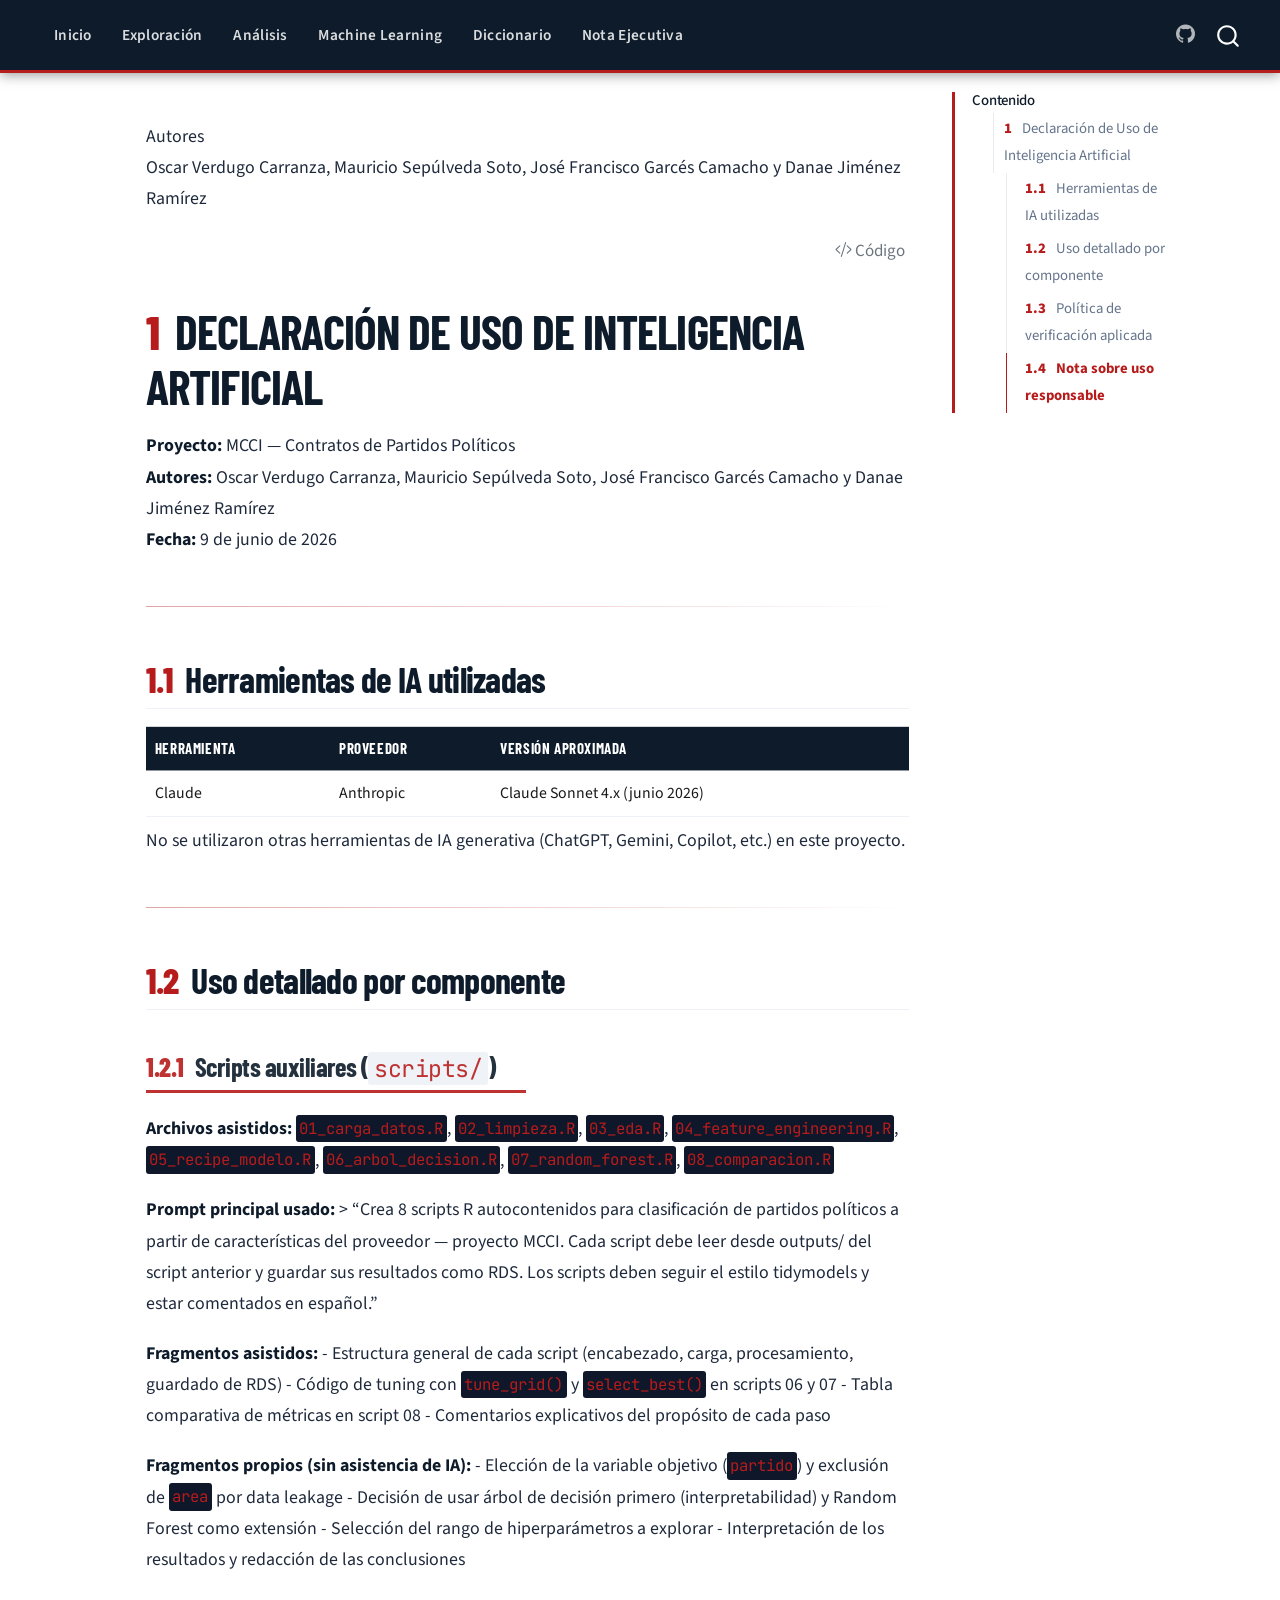
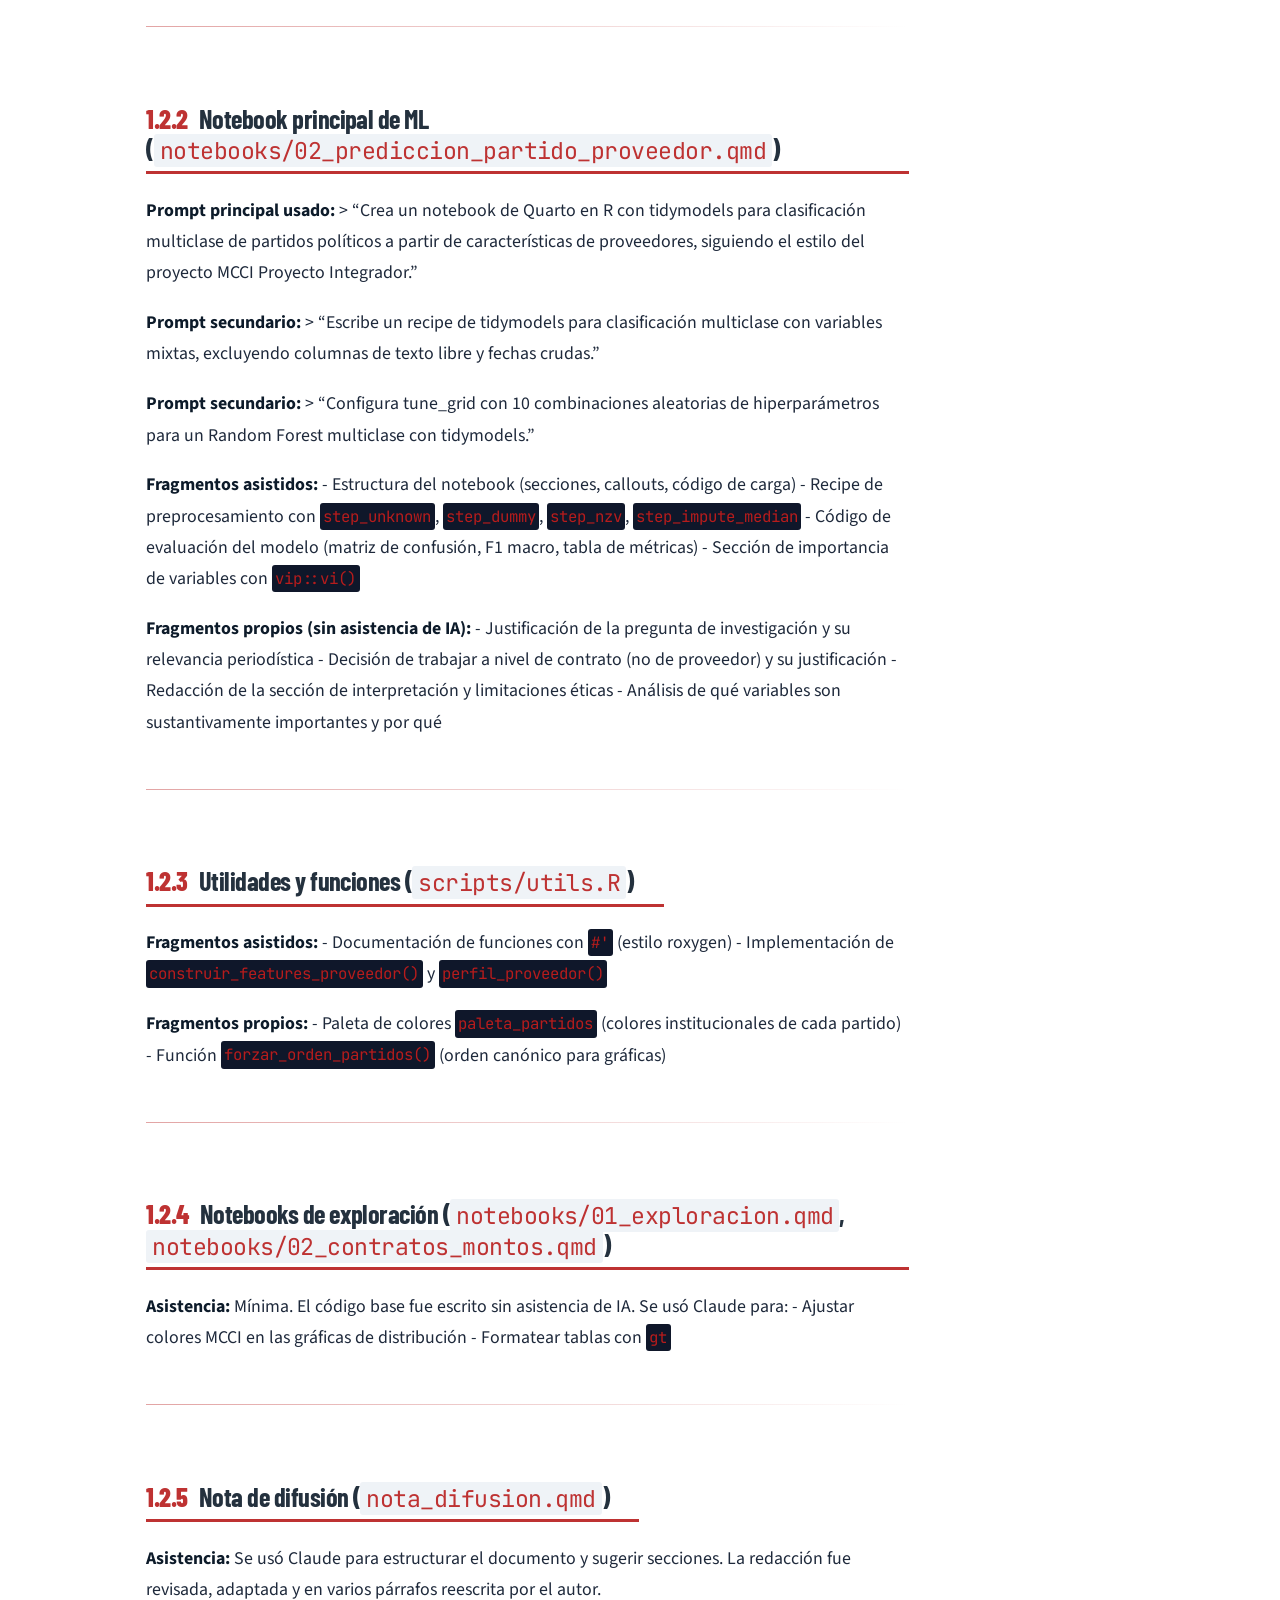
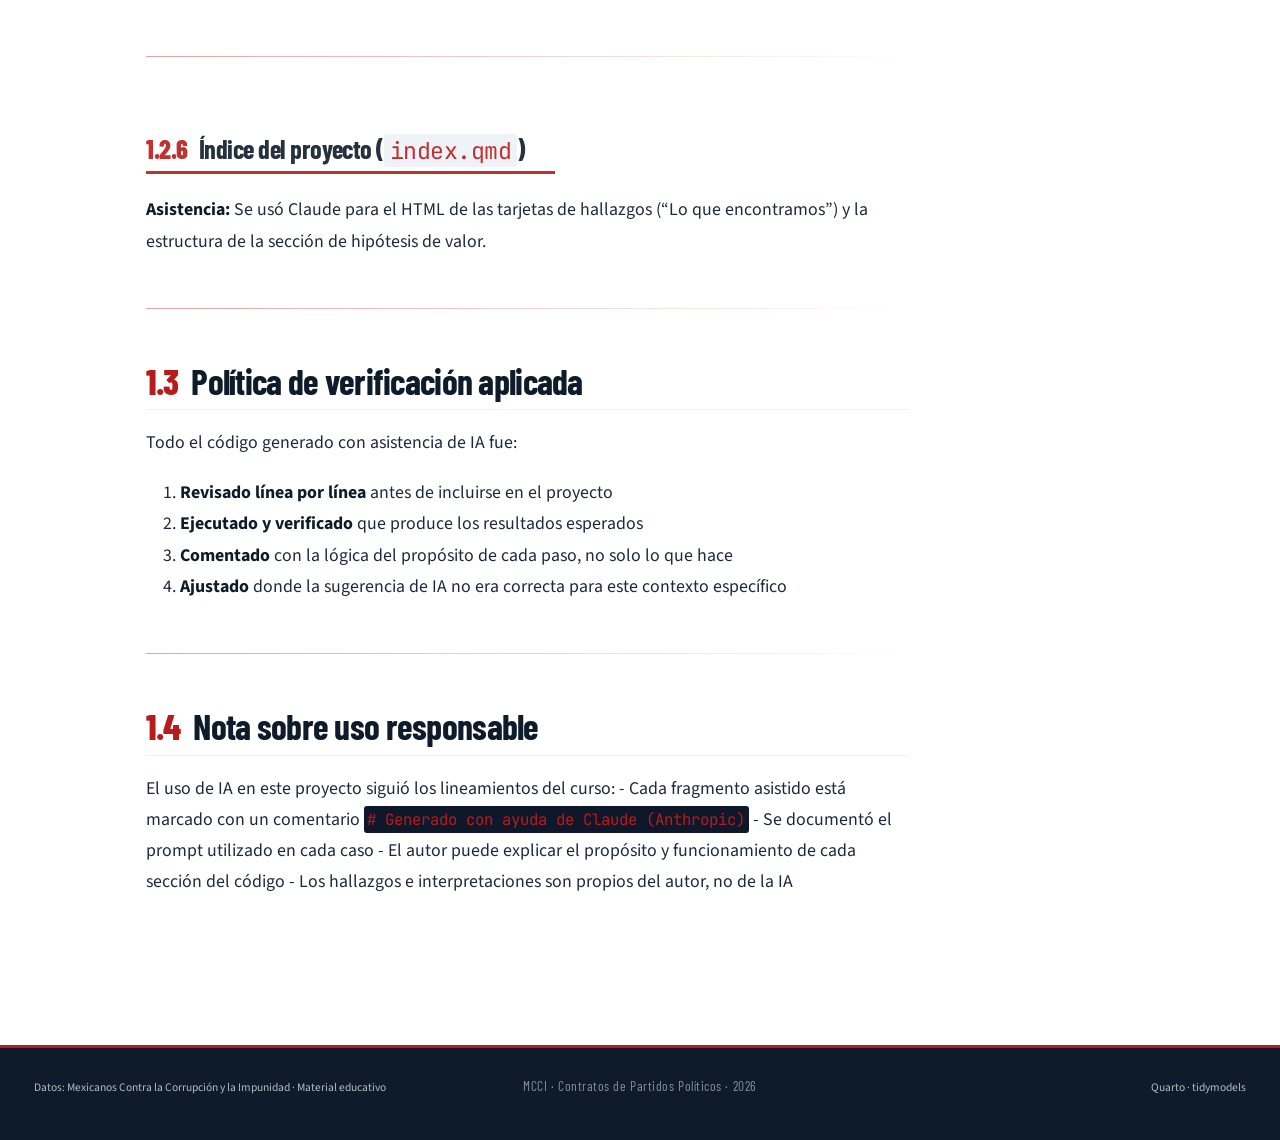
<file: docs/declaracion_ia.html>
<!DOCTYPE html>
<html xmlns="http://www.w3.org/1999/xhtml" lang="es" xml:lang="es"><head>

<meta charset="utf-8">
<meta name="generator" content="quarto-1.8.25">

<meta name="viewport" content="width=device-width, initial-scale=1.0, user-scalable=yes">


<title>declaracion_ia – MCCI · Contratos de Partidos</title>
<style>
code{white-space: pre-wrap;}
span.smallcaps{font-variant: small-caps;}
div.columns{display: flex; gap: min(4vw, 1.5em);}
div.column{flex: auto; overflow-x: auto;}
div.hanging-indent{margin-left: 1.5em; text-indent: -1.5em;}
ul.task-list{list-style: none;}
ul.task-list li input[type="checkbox"] {
  width: 0.8em;
  margin: 0 0.8em 0.2em -1em; /* quarto-specific, see https://github.com/quarto-dev/quarto-cli/issues/4556 */ 
  vertical-align: middle;
}
/* CSS for syntax highlighting */
html { -webkit-text-size-adjust: 100%; }
pre > code.sourceCode { white-space: pre; position: relative; }
pre > code.sourceCode > span { display: inline-block; line-height: 1.25; }
pre > code.sourceCode > span:empty { height: 1.2em; }
.sourceCode { overflow: visible; }
code.sourceCode > span { color: inherit; text-decoration: inherit; }
div.sourceCode { margin: 1em 0; }
pre.sourceCode { margin: 0; }
@media screen {
div.sourceCode { overflow: auto; }
}
@media print {
pre > code.sourceCode { white-space: pre-wrap; }
pre > code.sourceCode > span { text-indent: -5em; padding-left: 5em; }
}
pre.numberSource code
  { counter-reset: source-line 0; }
pre.numberSource code > span
  { position: relative; left: -4em; counter-increment: source-line; }
pre.numberSource code > span > a:first-child::before
  { content: counter(source-line);
    position: relative; left: -1em; text-align: right; vertical-align: baseline;
    border: none; display: inline-block;
    -webkit-touch-callout: none; -webkit-user-select: none;
    -khtml-user-select: none; -moz-user-select: none;
    -ms-user-select: none; user-select: none;
    padding: 0 4px; width: 4em;
  }
pre.numberSource { margin-left: 3em;  padding-left: 4px; }
div.sourceCode
  {   }
@media screen {
pre > code.sourceCode > span > a:first-child::before { text-decoration: underline; }
}
</style>


<script src="site_libs/quarto-nav/quarto-nav.js"></script>
<script src="site_libs/quarto-nav/headroom.min.js"></script>
<script src="site_libs/clipboard/clipboard.min.js"></script>
<script src="site_libs/quarto-search/autocomplete.umd.js"></script>
<script src="site_libs/quarto-search/fuse.min.js"></script>
<script src="site_libs/quarto-search/quarto-search.js"></script>
<meta name="quarto:offset" content="./">
<link href="./https://contralacorrupcion.mx/wp-content/themes/mcci-2025/assets/images/favicon.ico" rel="icon">
<script src="site_libs/quarto-html/quarto.js" type="module"></script>
<script src="site_libs/quarto-html/tabsets/tabsets.js" type="module"></script>
<script src="site_libs/quarto-html/axe/axe-check.js" type="module"></script>
<script src="site_libs/quarto-html/popper.min.js"></script>
<script src="site_libs/quarto-html/tippy.umd.min.js"></script>
<script src="site_libs/quarto-html/anchor.min.js"></script>
<link href="site_libs/quarto-html/tippy.css" rel="stylesheet">
<link href="site_libs/quarto-html/quarto-syntax-highlighting-637912d90aedf72c5c454f44b6135b5e.css" rel="stylesheet" id="quarto-text-highlighting-styles">
<script src="site_libs/bootstrap/bootstrap.min.js"></script>
<link href="site_libs/bootstrap/bootstrap-icons.css" rel="stylesheet">
<link href="site_libs/bootstrap/bootstrap-14e631214e900627275d5255cf3011d7.min.css" rel="stylesheet" append-hash="true" id="quarto-bootstrap" data-mode="light">
<script id="quarto-search-options" type="application/json">{
  "location": "navbar",
  "copy-button": false,
  "collapse-after": 3,
  "panel-placement": "end",
  "type": "overlay",
  "limit": 50,
  "keyboard-shortcut": [
    "f",
    "/",
    "s"
  ],
  "show-item-context": false,
  "language": {
    "search-no-results-text": "No se han encontrado resultados",
    "search-matching-documents-text": "documentos encontrados",
    "search-copy-link-title": "Copiar el enlace en la búsqueda",
    "search-hide-matches-text": "Ocultar resultados adicionales",
    "search-more-match-text": "resultado adicional en este documento",
    "search-more-matches-text": "resultados adicionales en este documento",
    "search-clear-button-title": "Borrar",
    "search-text-placeholder": "",
    "search-detached-cancel-button-title": "Cancelar",
    "search-submit-button-title": "Enviar",
    "search-label": "Buscar"
  }
}</script>
<style>html{ scroll-behavior: smooth; }</style>


<meta property="og:title" content="MCCI — Contratos de Partidos Políticos">
<meta property="og:description" content="Análisis de datos de contratos de partidos políticos en México">
<meta property="og:image" content="https://contralacorrupcion.mx/wp-content/themes/mcci-2025/assets/images/og-mcci.jpg">
<meta property="og:site_name" content="MCCI · Contratos de Partidos">
<meta name="twitter:title" content="MCCI — Contratos de Partidos">
<meta name="twitter:description" content="Análisis de datos de contratos de partidos políticos en México">
<meta name="twitter:creator" content="@MCCI_Mexico">
<meta name="twitter:card" content="summary">
<link href="styles/code-dark.css" rel="stylesheet">
</head>

<body class="nav-fixed quarto-light">

<div id="quarto-search-results"></div>
  <header id="quarto-header" class="headroom fixed-top">
    <nav class="navbar navbar-expand-lg " data-bs-theme="dark">
      <div class="navbar-container container-fluid">
      <div class="navbar-brand-container mx-auto">
    <a href="https://contralacorrupcion.mx" class="navbar-brand navbar-brand-logo">
    <img src="images/logo-mcci.svg" alt="MCCI" class="navbar-logo light-content">
    <img src="images/logo-mcci.svg" alt="MCCI" class="navbar-logo dark-content">
    </a>
  </div>
            <div id="quarto-search" class="" title="Buscar"></div>
          <button class="navbar-toggler" type="button" data-bs-toggle="collapse" data-bs-target="#navbarCollapse" aria-controls="navbarCollapse" role="menu" aria-expanded="false" aria-label="Navegación de palanca" onclick="if (window.quartoToggleHeadroom) { window.quartoToggleHeadroom(); }">
  <span class="navbar-toggler-icon"></span>
</button>
          <div class="collapse navbar-collapse" id="navbarCollapse">
            <ul class="navbar-nav navbar-nav-scroll me-auto">
  <li class="nav-item">
    <a class="nav-link" href="./index.html"> 
<span class="menu-text">Inicio</span></a>
  </li>  
  <li class="nav-item">
    <a class="nav-link" href="./notebooks/01_exploracion.html"> 
<span class="menu-text">Exploración</span></a>
  </li>  
  <li class="nav-item">
    <a class="nav-link" href="./notebooks/02_contratos_montos.html"> 
<span class="menu-text">Análisis</span></a>
  </li>  
  <li class="nav-item">
    <a class="nav-link" href="./notebooks/02_prediccion_partido_proveedor.html"> 
<span class="menu-text">Machine Learning</span></a>
  </li>  
  <li class="nav-item">
    <a class="nav-link" href="./referencias/diccionario_datos.html"> 
<span class="menu-text">Diccionario</span></a>
  </li>  
  <li class="nav-item">
    <a class="nav-link" href="./nota_difusion.html"> 
<span class="menu-text">Nota Ejecutiva</span></a>
  </li>  
</ul>
            <ul class="navbar-nav navbar-nav-scroll ms-auto">
  <li class="nav-item compact">
    <a class="nav-link" href="https://github.com/thegr8danae/MCCI-contratos-partidos"> <i class="bi bi-github" role="img" aria-label="Repositorio en GitHub">
</i> 
<span class="menu-text"></span></a>
  </li>  
</ul>
          </div> <!-- /navcollapse -->
            <div class="quarto-navbar-tools">
</div>
      </div> <!-- /container-fluid -->
    </nav>
</header>
<!-- content -->
<div id="quarto-content" class="quarto-container page-columns page-rows-contents page-layout-article page-navbar">
<!-- sidebar -->
<!-- margin-sidebar -->
    <div id="quarto-margin-sidebar" class="sidebar margin-sidebar">
        <nav id="TOC" role="doc-toc" class="toc-active">
    <h2 id="toc-title">Contenido</h2>
   
  <ul>
  <li><a href="#declaración-de-uso-de-inteligencia-artificial" id="toc-declaración-de-uso-de-inteligencia-artificial" class="nav-link active" data-scroll-target="#declaración-de-uso-de-inteligencia-artificial"><span class="header-section-number">1</span> Declaración de Uso de Inteligencia Artificial</a>
  <ul class="collapse">
  <li><a href="#herramientas-de-ia-utilizadas" id="toc-herramientas-de-ia-utilizadas" class="nav-link" data-scroll-target="#herramientas-de-ia-utilizadas"><span class="header-section-number">1.1</span> Herramientas de IA utilizadas</a></li>
  <li><a href="#uso-detallado-por-componente" id="toc-uso-detallado-por-componente" class="nav-link" data-scroll-target="#uso-detallado-por-componente"><span class="header-section-number">1.2</span> Uso detallado por componente</a>
  <ul class="collapse">
  <li><a href="#scripts-auxiliares-scripts" id="toc-scripts-auxiliares-scripts" class="nav-link" data-scroll-target="#scripts-auxiliares-scripts"><span class="header-section-number">1.2.1</span> Scripts auxiliares (<code>scripts/</code>)</a></li>
  <li><a href="#notebook-principal-de-ml-notebooks02_prediccion_partido_proveedor.qmd" id="toc-notebook-principal-de-ml-notebooks02_prediccion_partido_proveedor.qmd" class="nav-link" data-scroll-target="#notebook-principal-de-ml-notebooks02_prediccion_partido_proveedor.qmd"><span class="header-section-number">1.2.2</span> Notebook principal de ML (<code>notebooks/02_prediccion_partido_proveedor.qmd</code>)</a></li>
  <li><a href="#utilidades-y-funciones-scriptsutils.r" id="toc-utilidades-y-funciones-scriptsutils.r" class="nav-link" data-scroll-target="#utilidades-y-funciones-scriptsutils.r"><span class="header-section-number">1.2.3</span> Utilidades y funciones (<code>scripts/utils.R</code>)</a></li>
  <li><a href="#notebooks-de-exploración-notebooks01_exploracion.qmd-notebooks02_contratos_montos.qmd" id="toc-notebooks-de-exploración-notebooks01_exploracion.qmd-notebooks02_contratos_montos.qmd" class="nav-link" data-scroll-target="#notebooks-de-exploración-notebooks01_exploracion.qmd-notebooks02_contratos_montos.qmd"><span class="header-section-number">1.2.4</span> Notebooks de exploración (<code>notebooks/01_exploracion.qmd</code>, <code>notebooks/02_contratos_montos.qmd</code>)</a></li>
  <li><a href="#nota-de-difusión-nota_difusion.qmd" id="toc-nota-de-difusión-nota_difusion.qmd" class="nav-link" data-scroll-target="#nota-de-difusión-nota_difusion.qmd"><span class="header-section-number">1.2.5</span> Nota de difusión (<code>nota_difusion.qmd</code>)</a></li>
  <li><a href="#índice-del-proyecto-index.qmd" id="toc-índice-del-proyecto-index.qmd" class="nav-link" data-scroll-target="#índice-del-proyecto-index.qmd"><span class="header-section-number">1.2.6</span> Índice del proyecto (<code>index.qmd</code>)</a></li>
  </ul></li>
  <li><a href="#política-de-verificación-aplicada" id="toc-política-de-verificación-aplicada" class="nav-link" data-scroll-target="#política-de-verificación-aplicada"><span class="header-section-number">1.3</span> Política de verificación aplicada</a></li>
  <li><a href="#nota-sobre-uso-responsable" id="toc-nota-sobre-uso-responsable" class="nav-link" data-scroll-target="#nota-sobre-uso-responsable"><span class="header-section-number">1.4</span> Nota sobre uso responsable</a></li>
  </ul></li>
  </ul>
</nav>
    </div>
<!-- main -->
<main class="content" id="quarto-document-content"><header id="title-block-header" class="quarto-title-block"><h1 class="title display-7"></h1></header><div class="quarto-title-block"><div class="quarto-title-meta">

    <div>
    <div class="quarto-title-meta-heading">Autores</div>
    <div class="quarto-title-meta-contents">
             <p>Oscar Verdugo Carranza, Mauricio Sepúlveda Soto, José Francisco Garcés Camacho y Danae Jiménez Ramírez </p>
          </div>
  </div>
    
  </div>
<div class="quarto-title-tools-only"><button type="button" class="btn code-tools-button" id="quarto-code-tools-source"><i class="bi"></i> Código</button></div></div>




<section id="declaración-de-uso-de-inteligencia-artificial" class="level1" data-number="1">
<h1 data-number="1"><span class="header-section-number">1</span> Declaración de Uso de Inteligencia Artificial</h1>
<p><strong>Proyecto:</strong> MCCI — Contratos de Partidos Políticos<br>
<strong>Autores:</strong> Oscar Verdugo Carranza, Mauricio Sepúlveda Soto, José Francisco Garcés Camacho y Danae Jiménez Ramírez<br>
<strong>Fecha:</strong> 9 de junio de 2026</p>
<hr>
<section id="herramientas-de-ia-utilizadas" class="level2" data-number="1.1">
<h2 data-number="1.1" class="anchored" data-anchor-id="herramientas-de-ia-utilizadas"><span class="header-section-number">1.1</span> Herramientas de IA utilizadas</h2>
<table class="caption-top table">
<thead>
<tr class="header">
<th>Herramienta</th>
<th>Proveedor</th>
<th>Versión aproximada</th>
</tr>
</thead>
<tbody>
<tr class="odd">
<td>Claude</td>
<td>Anthropic</td>
<td>Claude Sonnet 4.x (junio 2026)</td>
</tr>
</tbody>
</table>
<p>No se utilizaron otras herramientas de IA generativa (ChatGPT, Gemini, Copilot, etc.) en este proyecto.</p>
<hr>
</section>
<section id="uso-detallado-por-componente" class="level2" data-number="1.2">
<h2 data-number="1.2" class="anchored" data-anchor-id="uso-detallado-por-componente"><span class="header-section-number">1.2</span> Uso detallado por componente</h2>
<section id="scripts-auxiliares-scripts" class="level3" data-number="1.2.1">
<h3 data-number="1.2.1" class="anchored" data-anchor-id="scripts-auxiliares-scripts"><span class="header-section-number">1.2.1</span> Scripts auxiliares (<code>scripts/</code>)</h3>
<p><strong>Archivos asistidos:</strong> <code>01_carga_datos.R</code>, <code>02_limpieza.R</code>, <code>03_eda.R</code>, <code>04_feature_engineering.R</code>, <code>05_recipe_modelo.R</code>, <code>06_arbol_decision.R</code>, <code>07_random_forest.R</code>, <code>08_comparacion.R</code></p>
<p><strong>Prompt principal usado:</strong> &gt; “Crea 8 scripts R autocontenidos para clasificación de partidos políticos a partir de características del proveedor — proyecto MCCI. Cada script debe leer desde outputs/ del script anterior y guardar sus resultados como RDS. Los scripts deben seguir el estilo tidymodels y estar comentados en español.”</p>
<p><strong>Fragmentos asistidos:</strong> - Estructura general de cada script (encabezado, carga, procesamiento, guardado de RDS) - Código de tuning con <code>tune_grid()</code> y <code>select_best()</code> en scripts 06 y 07 - Tabla comparativa de métricas en script 08 - Comentarios explicativos del propósito de cada paso</p>
<p><strong>Fragmentos propios (sin asistencia de IA):</strong> - Elección de la variable objetivo (<code>partido</code>) y exclusión de <code>area</code> por data leakage - Decisión de usar árbol de decisión primero (interpretabilidad) y Random Forest como extensión - Selección del rango de hiperparámetros a explorar - Interpretación de los resultados y redacción de las conclusiones</p>
<hr>
</section>
<section id="notebook-principal-de-ml-notebooks02_prediccion_partido_proveedor.qmd" class="level3" data-number="1.2.2">
<h3 data-number="1.2.2" class="anchored" data-anchor-id="notebook-principal-de-ml-notebooks02_prediccion_partido_proveedor.qmd"><span class="header-section-number">1.2.2</span> Notebook principal de ML (<code>notebooks/02_prediccion_partido_proveedor.qmd</code>)</h3>
<p><strong>Prompt principal usado:</strong> &gt; “Crea un notebook de Quarto en R con tidymodels para clasificación multiclase de partidos políticos a partir de características de proveedores, siguiendo el estilo del proyecto MCCI Proyecto Integrador.”</p>
<p><strong>Prompt secundario:</strong> &gt; “Escribe un recipe de tidymodels para clasificación multiclase con variables mixtas, excluyendo columnas de texto libre y fechas crudas.”</p>
<p><strong>Prompt secundario:</strong> &gt; “Configura tune_grid con 10 combinaciones aleatorias de hiperparámetros para un Random Forest multiclase con tidymodels.”</p>
<p><strong>Fragmentos asistidos:</strong> - Estructura del notebook (secciones, callouts, código de carga) - Recipe de preprocesamiento con <code>step_unknown</code>, <code>step_dummy</code>, <code>step_nzv</code>, <code>step_impute_median</code> - Código de evaluación del modelo (matriz de confusión, F1 macro, tabla de métricas) - Sección de importancia de variables con <code>vip::vi()</code></p>
<p><strong>Fragmentos propios (sin asistencia de IA):</strong> - Justificación de la pregunta de investigación y su relevancia periodística - Decisión de trabajar a nivel de contrato (no de proveedor) y su justificación - Redacción de la sección de interpretación y limitaciones éticas - Análisis de qué variables son sustantivamente importantes y por qué</p>
<hr>
</section>
<section id="utilidades-y-funciones-scriptsutils.r" class="level3" data-number="1.2.3">
<h3 data-number="1.2.3" class="anchored" data-anchor-id="utilidades-y-funciones-scriptsutils.r"><span class="header-section-number">1.2.3</span> Utilidades y funciones (<code>scripts/utils.R</code>)</h3>
<p><strong>Fragmentos asistidos:</strong> - Documentación de funciones con <code>#'</code> (estilo roxygen) - Implementación de <code>construir_features_proveedor()</code> y <code>perfil_proveedor()</code></p>
<p><strong>Fragmentos propios:</strong> - Paleta de colores <code>paleta_partidos</code> (colores institucionales de cada partido) - Función <code>forzar_orden_partidos()</code> (orden canónico para gráficas)</p>
<hr>
</section>
<section id="notebooks-de-exploración-notebooks01_exploracion.qmd-notebooks02_contratos_montos.qmd" class="level3" data-number="1.2.4">
<h3 data-number="1.2.4" class="anchored" data-anchor-id="notebooks-de-exploración-notebooks01_exploracion.qmd-notebooks02_contratos_montos.qmd"><span class="header-section-number">1.2.4</span> Notebooks de exploración (<code>notebooks/01_exploracion.qmd</code>, <code>notebooks/02_contratos_montos.qmd</code>)</h3>
<p><strong>Asistencia:</strong> Mínima. El código base fue escrito sin asistencia de IA. Se usó Claude para: - Ajustar colores MCCI en las gráficas de distribución - Formatear tablas con <code>gt</code></p>
<hr>
</section>
<section id="nota-de-difusión-nota_difusion.qmd" class="level3" data-number="1.2.5">
<h3 data-number="1.2.5" class="anchored" data-anchor-id="nota-de-difusión-nota_difusion.qmd"><span class="header-section-number">1.2.5</span> Nota de difusión (<code>nota_difusion.qmd</code>)</h3>
<p><strong>Asistencia:</strong> Se usó Claude para estructurar el documento y sugerir secciones. La redacción fue revisada, adaptada y en varios párrafos reescrita por el autor.</p>
<hr>
</section>
<section id="índice-del-proyecto-index.qmd" class="level3" data-number="1.2.6">
<h3 data-number="1.2.6" class="anchored" data-anchor-id="índice-del-proyecto-index.qmd"><span class="header-section-number">1.2.6</span> Índice del proyecto (<code>index.qmd</code>)</h3>
<p><strong>Asistencia:</strong> Se usó Claude para el HTML de las tarjetas de hallazgos (“Lo que encontramos”) y la estructura de la sección de hipótesis de valor.</p>
<hr>
</section>
</section>
<section id="política-de-verificación-aplicada" class="level2" data-number="1.3">
<h2 data-number="1.3" class="anchored" data-anchor-id="política-de-verificación-aplicada"><span class="header-section-number">1.3</span> Política de verificación aplicada</h2>
<p>Todo el código generado con asistencia de IA fue:</p>
<ol type="1">
<li><strong>Revisado línea por línea</strong> antes de incluirse en el proyecto</li>
<li><strong>Ejecutado y verificado</strong> que produce los resultados esperados</li>
<li><strong>Comentado</strong> con la lógica del propósito de cada paso, no solo lo que hace</li>
<li><strong>Ajustado</strong> donde la sugerencia de IA no era correcta para este contexto específico</li>
</ol>
<hr>
</section>
<section id="nota-sobre-uso-responsable" class="level2" data-number="1.4">
<h2 data-number="1.4" class="anchored" data-anchor-id="nota-sobre-uso-responsable"><span class="header-section-number">1.4</span> Nota sobre uso responsable</h2>
<p>El uso de IA en este proyecto siguió los lineamientos del curso: - Cada fragmento asistido está marcado con un comentario <code># Generado con ayuda de Claude (Anthropic)</code> - Se documentó el prompt utilizado en cada caso - El autor puede explicar el propósito y funcionamiento de cada sección del código - Los hallazgos e interpretaciones son propios del autor, no de la IA</p>


<!-- -->

</section>
</section>

</main> <!-- /main -->
<script id="quarto-html-after-body" type="application/javascript">
  window.document.addEventListener("DOMContentLoaded", function (event) {
    const icon = "";
    const anchorJS = new window.AnchorJS();
    anchorJS.options = {
      placement: 'right',
      icon: icon
    };
    anchorJS.add('.anchored');
    const isCodeAnnotation = (el) => {
      for (const clz of el.classList) {
        if (clz.startsWith('code-annotation-')) {                     
          return true;
        }
      }
      return false;
    }
    const onCopySuccess = function(e) {
      // button target
      const button = e.trigger;
      // don't keep focus
      button.blur();
      // flash "checked"
      button.classList.add('code-copy-button-checked');
      var currentTitle = button.getAttribute("title");
      button.setAttribute("title", "Copiado");
      let tooltip;
      if (window.bootstrap) {
        button.setAttribute("data-bs-toggle", "tooltip");
        button.setAttribute("data-bs-placement", "left");
        button.setAttribute("data-bs-title", "Copiado");
        tooltip = new bootstrap.Tooltip(button, 
          { trigger: "manual", 
            customClass: "code-copy-button-tooltip",
            offset: [0, -8]});
        tooltip.show();    
      }
      setTimeout(function() {
        if (tooltip) {
          tooltip.hide();
          button.removeAttribute("data-bs-title");
          button.removeAttribute("data-bs-toggle");
          button.removeAttribute("data-bs-placement");
        }
        button.setAttribute("title", currentTitle);
        button.classList.remove('code-copy-button-checked');
      }, 1000);
      // clear code selection
      e.clearSelection();
    }
    const getTextToCopy = function(trigger) {
      const outerScaffold = trigger.parentElement.cloneNode(true);
      const codeEl = outerScaffold.querySelector('code');
      for (const childEl of codeEl.children) {
        if (isCodeAnnotation(childEl)) {
          childEl.remove();
        }
      }
      return codeEl.innerText;
    }
    const clipboard = new window.ClipboardJS('.code-copy-button:not([data-in-quarto-modal])', {
      text: getTextToCopy
    });
    clipboard.on('success', onCopySuccess);
    if (window.document.getElementById('quarto-embedded-source-code-modal')) {
      const clipboardModal = new window.ClipboardJS('.code-copy-button[data-in-quarto-modal]', {
        text: getTextToCopy,
        container: window.document.getElementById('quarto-embedded-source-code-modal')
      });
      clipboardModal.on('success', onCopySuccess);
    }
    const viewSource = window.document.getElementById('quarto-view-source') ||
                       window.document.getElementById('quarto-code-tools-source');
    if (viewSource) {
      const sourceUrl = viewSource.getAttribute("data-quarto-source-url");
      viewSource.addEventListener("click", function(e) {
        if (sourceUrl) {
          // rstudio viewer pane
          if (/\bcapabilities=\b/.test(window.location)) {
            window.open(sourceUrl);
          } else {
            window.location.href = sourceUrl;
          }
        } else {
          const modal = new bootstrap.Modal(document.getElementById('quarto-embedded-source-code-modal'));
          modal.show();
        }
        return false;
      });
    }
    function toggleCodeHandler(show) {
      return function(e) {
        const detailsSrc = window.document.querySelectorAll(".cell > details > .sourceCode");
        for (let i=0; i<detailsSrc.length; i++) {
          const details = detailsSrc[i].parentElement;
          if (show) {
            details.open = true;
          } else {
            details.removeAttribute("open");
          }
        }
        const cellCodeDivs = window.document.querySelectorAll(".cell > .sourceCode");
        const fromCls = show ? "hidden" : "unhidden";
        const toCls = show ? "unhidden" : "hidden";
        for (let i=0; i<cellCodeDivs.length; i++) {
          const codeDiv = cellCodeDivs[i];
          if (codeDiv.classList.contains(fromCls)) {
            codeDiv.classList.remove(fromCls);
            codeDiv.classList.add(toCls);
          } 
        }
        return false;
      }
    }
    const hideAllCode = window.document.getElementById("quarto-hide-all-code");
    if (hideAllCode) {
      hideAllCode.addEventListener("click", toggleCodeHandler(false));
    }
    const showAllCode = window.document.getElementById("quarto-show-all-code");
    if (showAllCode) {
      showAllCode.addEventListener("click", toggleCodeHandler(true));
    }
      var localhostRegex = new RegExp(/^(?:http|https):\/\/localhost\:?[0-9]*\//);
      var mailtoRegex = new RegExp(/^mailto:/);
        var filterRegex = new RegExp('/' + window.location.host + '/');
      var isInternal = (href) => {
          return filterRegex.test(href) || localhostRegex.test(href) || mailtoRegex.test(href);
      }
      // Inspect non-navigation links and adorn them if external
     var links = window.document.querySelectorAll('a[href]:not(.nav-link):not(.navbar-brand):not(.toc-action):not(.sidebar-link):not(.sidebar-item-toggle):not(.pagination-link):not(.no-external):not([aria-hidden]):not(.dropdown-item):not(.quarto-navigation-tool):not(.about-link)');
      for (var i=0; i<links.length; i++) {
        const link = links[i];
        if (!isInternal(link.href)) {
          // undo the damage that might have been done by quarto-nav.js in the case of
          // links that we want to consider external
          if (link.dataset.originalHref !== undefined) {
            link.href = link.dataset.originalHref;
          }
        }
      }
    function tippyHover(el, contentFn, onTriggerFn, onUntriggerFn) {
      const config = {
        allowHTML: true,
        maxWidth: 500,
        delay: 100,
        arrow: false,
        appendTo: function(el) {
            return el.parentElement;
        },
        interactive: true,
        interactiveBorder: 10,
        theme: 'quarto',
        placement: 'bottom-start',
      };
      if (contentFn) {
        config.content = contentFn;
      }
      if (onTriggerFn) {
        config.onTrigger = onTriggerFn;
      }
      if (onUntriggerFn) {
        config.onUntrigger = onUntriggerFn;
      }
      window.tippy(el, config); 
    }
    const noterefs = window.document.querySelectorAll('a[role="doc-noteref"]');
    for (var i=0; i<noterefs.length; i++) {
      const ref = noterefs[i];
      tippyHover(ref, function() {
        // use id or data attribute instead here
        let href = ref.getAttribute('data-footnote-href') || ref.getAttribute('href');
        try { href = new URL(href).hash; } catch {}
        const id = href.replace(/^#\/?/, "");
        const note = window.document.getElementById(id);
        if (note) {
          return note.innerHTML;
        } else {
          return "";
        }
      });
    }
    const xrefs = window.document.querySelectorAll('a.quarto-xref');
    const processXRef = (id, note) => {
      // Strip column container classes
      const stripColumnClz = (el) => {
        el.classList.remove("page-full", "page-columns");
        if (el.children) {
          for (const child of el.children) {
            stripColumnClz(child);
          }
        }
      }
      stripColumnClz(note)
      if (id === null || id.startsWith('sec-')) {
        // Special case sections, only their first couple elements
        const container = document.createElement("div");
        if (note.children && note.children.length > 2) {
          container.appendChild(note.children[0].cloneNode(true));
          for (let i = 1; i < note.children.length; i++) {
            const child = note.children[i];
            if (child.tagName === "P" && child.innerText === "") {
              continue;
            } else {
              container.appendChild(child.cloneNode(true));
              break;
            }
          }
          if (window.Quarto?.typesetMath) {
            window.Quarto.typesetMath(container);
          }
          return container.innerHTML
        } else {
          if (window.Quarto?.typesetMath) {
            window.Quarto.typesetMath(note);
          }
          return note.innerHTML;
        }
      } else {
        // Remove any anchor links if they are present
        const anchorLink = note.querySelector('a.anchorjs-link');
        if (anchorLink) {
          anchorLink.remove();
        }
        if (window.Quarto?.typesetMath) {
          window.Quarto.typesetMath(note);
        }
        if (note.classList.contains("callout")) {
          return note.outerHTML;
        } else {
          return note.innerHTML;
        }
      }
    }
    for (var i=0; i<xrefs.length; i++) {
      const xref = xrefs[i];
      tippyHover(xref, undefined, function(instance) {
        instance.disable();
        let url = xref.getAttribute('href');
        let hash = undefined; 
        if (url.startsWith('#')) {
          hash = url;
        } else {
          try { hash = new URL(url).hash; } catch {}
        }
        if (hash) {
          const id = hash.replace(/^#\/?/, "");
          const note = window.document.getElementById(id);
          if (note !== null) {
            try {
              const html = processXRef(id, note.cloneNode(true));
              instance.setContent(html);
            } finally {
              instance.enable();
              instance.show();
            }
          } else {
            // See if we can fetch this
            fetch(url.split('#')[0])
            .then(res => res.text())
            .then(html => {
              const parser = new DOMParser();
              const htmlDoc = parser.parseFromString(html, "text/html");
              const note = htmlDoc.getElementById(id);
              if (note !== null) {
                const html = processXRef(id, note);
                instance.setContent(html);
              } 
            }).finally(() => {
              instance.enable();
              instance.show();
            });
          }
        } else {
          // See if we can fetch a full url (with no hash to target)
          // This is a special case and we should probably do some content thinning / targeting
          fetch(url)
          .then(res => res.text())
          .then(html => {
            const parser = new DOMParser();
            const htmlDoc = parser.parseFromString(html, "text/html");
            const note = htmlDoc.querySelector('main.content');
            if (note !== null) {
              // This should only happen for chapter cross references
              // (since there is no id in the URL)
              // remove the first header
              if (note.children.length > 0 && note.children[0].tagName === "HEADER") {
                note.children[0].remove();
              }
              const html = processXRef(null, note);
              instance.setContent(html);
            } 
          }).finally(() => {
            instance.enable();
            instance.show();
          });
        }
      }, function(instance) {
      });
    }
        let selectedAnnoteEl;
        const selectorForAnnotation = ( cell, annotation) => {
          let cellAttr = 'data-code-cell="' + cell + '"';
          let lineAttr = 'data-code-annotation="' +  annotation + '"';
          const selector = 'span[' + cellAttr + '][' + lineAttr + ']';
          return selector;
        }
        const selectCodeLines = (annoteEl) => {
          const doc = window.document;
          const targetCell = annoteEl.getAttribute("data-target-cell");
          const targetAnnotation = annoteEl.getAttribute("data-target-annotation");
          const annoteSpan = window.document.querySelector(selectorForAnnotation(targetCell, targetAnnotation));
          const lines = annoteSpan.getAttribute("data-code-lines").split(",");
          const lineIds = lines.map((line) => {
            return targetCell + "-" + line;
          })
          let top = null;
          let height = null;
          let parent = null;
          if (lineIds.length > 0) {
              //compute the position of the single el (top and bottom and make a div)
              const el = window.document.getElementById(lineIds[0]);
              top = el.offsetTop;
              height = el.offsetHeight;
              parent = el.parentElement.parentElement;
            if (lineIds.length > 1) {
              const lastEl = window.document.getElementById(lineIds[lineIds.length - 1]);
              const bottom = lastEl.offsetTop + lastEl.offsetHeight;
              height = bottom - top;
            }
            if (top !== null && height !== null && parent !== null) {
              // cook up a div (if necessary) and position it 
              let div = window.document.getElementById("code-annotation-line-highlight");
              if (div === null) {
                div = window.document.createElement("div");
                div.setAttribute("id", "code-annotation-line-highlight");
                div.style.position = 'absolute';
                parent.appendChild(div);
              }
              div.style.top = top - 2 + "px";
              div.style.height = height + 4 + "px";
              div.style.left = 0;
              let gutterDiv = window.document.getElementById("code-annotation-line-highlight-gutter");
              if (gutterDiv === null) {
                gutterDiv = window.document.createElement("div");
                gutterDiv.setAttribute("id", "code-annotation-line-highlight-gutter");
                gutterDiv.style.position = 'absolute';
                const codeCell = window.document.getElementById(targetCell);
                const gutter = codeCell.querySelector('.code-annotation-gutter');
                gutter.appendChild(gutterDiv);
              }
              gutterDiv.style.top = top - 2 + "px";
              gutterDiv.style.height = height + 4 + "px";
            }
            selectedAnnoteEl = annoteEl;
          }
        };
        const unselectCodeLines = () => {
          const elementsIds = ["code-annotation-line-highlight", "code-annotation-line-highlight-gutter"];
          elementsIds.forEach((elId) => {
            const div = window.document.getElementById(elId);
            if (div) {
              div.remove();
            }
          });
          selectedAnnoteEl = undefined;
        };
          // Handle positioning of the toggle
      window.addEventListener(
        "resize",
        throttle(() => {
          elRect = undefined;
          if (selectedAnnoteEl) {
            selectCodeLines(selectedAnnoteEl);
          }
        }, 10)
      );
      function throttle(fn, ms) {
      let throttle = false;
      let timer;
        return (...args) => {
          if(!throttle) { // first call gets through
              fn.apply(this, args);
              throttle = true;
          } else { // all the others get throttled
              if(timer) clearTimeout(timer); // cancel #2
              timer = setTimeout(() => {
                fn.apply(this, args);
                timer = throttle = false;
              }, ms);
          }
        };
      }
        // Attach click handler to the DT
        const annoteDls = window.document.querySelectorAll('dt[data-target-cell]');
        for (const annoteDlNode of annoteDls) {
          annoteDlNode.addEventListener('click', (event) => {
            const clickedEl = event.target;
            if (clickedEl !== selectedAnnoteEl) {
              unselectCodeLines();
              const activeEl = window.document.querySelector('dt[data-target-cell].code-annotation-active');
              if (activeEl) {
                activeEl.classList.remove('code-annotation-active');
              }
              selectCodeLines(clickedEl);
              clickedEl.classList.add('code-annotation-active');
            } else {
              // Unselect the line
              unselectCodeLines();
              clickedEl.classList.remove('code-annotation-active');
            }
          });
        }
    const findCites = (el) => {
      const parentEl = el.parentElement;
      if (parentEl) {
        const cites = parentEl.dataset.cites;
        if (cites) {
          return {
            el,
            cites: cites.split(' ')
          };
        } else {
          return findCites(el.parentElement)
        }
      } else {
        return undefined;
      }
    };
    var bibliorefs = window.document.querySelectorAll('a[role="doc-biblioref"]');
    for (var i=0; i<bibliorefs.length; i++) {
      const ref = bibliorefs[i];
      const citeInfo = findCites(ref);
      if (citeInfo) {
        tippyHover(citeInfo.el, function() {
          var popup = window.document.createElement('div');
          citeInfo.cites.forEach(function(cite) {
            var citeDiv = window.document.createElement('div');
            citeDiv.classList.add('hanging-indent');
            citeDiv.classList.add('csl-entry');
            var biblioDiv = window.document.getElementById('ref-' + cite);
            if (biblioDiv) {
              citeDiv.innerHTML = biblioDiv.innerHTML;
            }
            popup.appendChild(citeDiv);
          });
          return popup.innerHTML;
        });
      }
    }
  });
  </script><div class="modal fade" id="quarto-embedded-source-code-modal" tabindex="-1" aria-labelledby="quarto-embedded-source-code-modal-label" aria-hidden="true"><div class="modal-dialog modal-dialog-scrollable"><div class="modal-content"><div class="modal-header"><h5 class="modal-title" id="quarto-embedded-source-code-modal-label">Ejecutar el código</h5><button class="btn-close" data-bs-dismiss="modal"></button></div><div class="modal-body"><div class="">
<div class="code-copy-outer-scaffold"><div class="sourceCode" id="cb1" data-shortcodes="false"><pre class="sourceCode markdown code-with-copy"><code class="sourceCode markdown"><span id="cb1-1"><a href="#cb1-1" aria-hidden="true" tabindex="-1"></a><span class="fu"># Declaración de Uso de Inteligencia Artificial</span></span>
<span id="cb1-2"><a href="#cb1-2" aria-hidden="true" tabindex="-1"></a></span>
<span id="cb1-3"><a href="#cb1-3" aria-hidden="true" tabindex="-1"></a>**Proyecto:** MCCI — Contratos de Partidos Políticos  </span>
<span id="cb1-4"><a href="#cb1-4" aria-hidden="true" tabindex="-1"></a>**Autor:** Oscar Verdugo Carranza  </span>
<span id="cb1-5"><a href="#cb1-5" aria-hidden="true" tabindex="-1"></a>**Fecha:** 9 de junio de 2026</span>
<span id="cb1-6"><a href="#cb1-6" aria-hidden="true" tabindex="-1"></a></span>
<span id="cb1-7"><a href="#cb1-7" aria-hidden="true" tabindex="-1"></a>---</span>
<span id="cb1-8"><a href="#cb1-8" aria-hidden="true" tabindex="-1"></a></span>
<span id="cb1-9"><a href="#cb1-9" aria-hidden="true" tabindex="-1"></a><span class="fu">## Herramientas de IA utilizadas</span></span>
<span id="cb1-10"><a href="#cb1-10" aria-hidden="true" tabindex="-1"></a></span>
<span id="cb1-11"><a href="#cb1-11" aria-hidden="true" tabindex="-1"></a><span class="pp">|</span> Herramienta <span class="pp">|</span> Proveedor <span class="pp">|</span> Versión aproximada <span class="pp">|</span></span>
<span id="cb1-12"><a href="#cb1-12" aria-hidden="true" tabindex="-1"></a><span class="pp">|---|---|---|</span></span>
<span id="cb1-13"><a href="#cb1-13" aria-hidden="true" tabindex="-1"></a><span class="pp">|</span> Claude <span class="pp">|</span> Anthropic <span class="pp">|</span> Claude Sonnet 4.x (junio 2026) <span class="pp">|</span></span>
<span id="cb1-14"><a href="#cb1-14" aria-hidden="true" tabindex="-1"></a></span>
<span id="cb1-15"><a href="#cb1-15" aria-hidden="true" tabindex="-1"></a>No se utilizaron otras herramientas de IA generativa (ChatGPT, Gemini, Copilot, etc.) en este proyecto.</span>
<span id="cb1-16"><a href="#cb1-16" aria-hidden="true" tabindex="-1"></a></span>
<span id="cb1-17"><a href="#cb1-17" aria-hidden="true" tabindex="-1"></a>---</span>
<span id="cb1-18"><a href="#cb1-18" aria-hidden="true" tabindex="-1"></a></span>
<span id="cb1-19"><a href="#cb1-19" aria-hidden="true" tabindex="-1"></a><span class="fu">## Uso detallado por componente</span></span>
<span id="cb1-20"><a href="#cb1-20" aria-hidden="true" tabindex="-1"></a></span>
<span id="cb1-21"><a href="#cb1-21" aria-hidden="true" tabindex="-1"></a><span class="fu">### Scripts auxiliares (`scripts/`)</span></span>
<span id="cb1-22"><a href="#cb1-22" aria-hidden="true" tabindex="-1"></a></span>
<span id="cb1-23"><a href="#cb1-23" aria-hidden="true" tabindex="-1"></a>**Archivos asistidos:** <span class="in">`01_carga_datos.R`</span>, <span class="in">`02_limpieza.R`</span>, <span class="in">`03_eda.R`</span>, <span class="in">`04_feature_engineering.R`</span>, <span class="in">`05_recipe_modelo.R`</span>, <span class="in">`06_arbol_decision.R`</span>, <span class="in">`07_random_forest.R`</span>, <span class="in">`08_comparacion.R`</span></span>
<span id="cb1-24"><a href="#cb1-24" aria-hidden="true" tabindex="-1"></a></span>
<span id="cb1-25"><a href="#cb1-25" aria-hidden="true" tabindex="-1"></a>**Prompt principal usado:**</span>
<span id="cb1-26"><a href="#cb1-26" aria-hidden="true" tabindex="-1"></a><span class="at">&gt; "Crea 8 scripts R autocontenidos para clasificación de partidos políticos a partir de características del proveedor — proyecto MCCI. Cada script debe leer desde outputs/ del script anterior y guardar sus resultados como RDS. Los scripts deben seguir el estilo tidymodels y estar comentados en español."</span></span>
<span id="cb1-27"><a href="#cb1-27" aria-hidden="true" tabindex="-1"></a></span>
<span id="cb1-28"><a href="#cb1-28" aria-hidden="true" tabindex="-1"></a>**Fragmentos asistidos:**</span>
<span id="cb1-29"><a href="#cb1-29" aria-hidden="true" tabindex="-1"></a><span class="ss">- </span>Estructura general de cada script (encabezado, carga, procesamiento, guardado de RDS)</span>
<span id="cb1-30"><a href="#cb1-30" aria-hidden="true" tabindex="-1"></a><span class="ss">- </span>Código de tuning con <span class="in">`tune_grid()`</span> y <span class="in">`select_best()`</span> en scripts 06 y 07</span>
<span id="cb1-31"><a href="#cb1-31" aria-hidden="true" tabindex="-1"></a><span class="ss">- </span>Tabla comparativa de métricas en script 08</span>
<span id="cb1-32"><a href="#cb1-32" aria-hidden="true" tabindex="-1"></a><span class="ss">- </span>Comentarios explicativos del propósito de cada paso</span>
<span id="cb1-33"><a href="#cb1-33" aria-hidden="true" tabindex="-1"></a></span>
<span id="cb1-34"><a href="#cb1-34" aria-hidden="true" tabindex="-1"></a>**Fragmentos propios (sin asistencia de IA):**</span>
<span id="cb1-35"><a href="#cb1-35" aria-hidden="true" tabindex="-1"></a><span class="ss">- </span>Elección de la variable objetivo (<span class="in">`partido`</span>) y exclusión de <span class="in">`area`</span> por data leakage</span>
<span id="cb1-36"><a href="#cb1-36" aria-hidden="true" tabindex="-1"></a><span class="ss">- </span>Decisión de usar árbol de decisión primero (interpretabilidad) y Random Forest como extensión</span>
<span id="cb1-37"><a href="#cb1-37" aria-hidden="true" tabindex="-1"></a><span class="ss">- </span>Selección del rango de hiperparámetros a explorar</span>
<span id="cb1-38"><a href="#cb1-38" aria-hidden="true" tabindex="-1"></a><span class="ss">- </span>Interpretación de los resultados y redacción de las conclusiones</span>
<span id="cb1-39"><a href="#cb1-39" aria-hidden="true" tabindex="-1"></a></span>
<span id="cb1-40"><a href="#cb1-40" aria-hidden="true" tabindex="-1"></a>---</span>
<span id="cb1-41"><a href="#cb1-41" aria-hidden="true" tabindex="-1"></a></span>
<span id="cb1-42"><a href="#cb1-42" aria-hidden="true" tabindex="-1"></a><span class="fu">### Notebook principal de ML (`notebooks/02_prediccion_partido_proveedor.qmd`)</span></span>
<span id="cb1-43"><a href="#cb1-43" aria-hidden="true" tabindex="-1"></a></span>
<span id="cb1-44"><a href="#cb1-44" aria-hidden="true" tabindex="-1"></a>**Prompt principal usado:**</span>
<span id="cb1-45"><a href="#cb1-45" aria-hidden="true" tabindex="-1"></a><span class="at">&gt; "Crea un notebook de Quarto en R con tidymodels para clasificación multiclase de partidos políticos a partir de características de proveedores, siguiendo el estilo del proyecto MCCI Proyecto Integrador."</span></span>
<span id="cb1-46"><a href="#cb1-46" aria-hidden="true" tabindex="-1"></a></span>
<span id="cb1-47"><a href="#cb1-47" aria-hidden="true" tabindex="-1"></a>**Prompt secundario:**</span>
<span id="cb1-48"><a href="#cb1-48" aria-hidden="true" tabindex="-1"></a><span class="at">&gt; "Escribe un recipe de tidymodels para clasificación multiclase con variables mixtas, excluyendo columnas de texto libre y fechas crudas."</span></span>
<span id="cb1-49"><a href="#cb1-49" aria-hidden="true" tabindex="-1"></a></span>
<span id="cb1-50"><a href="#cb1-50" aria-hidden="true" tabindex="-1"></a>**Prompt secundario:**</span>
<span id="cb1-51"><a href="#cb1-51" aria-hidden="true" tabindex="-1"></a><span class="at">&gt; "Configura tune_grid con 10 combinaciones aleatorias de hiperparámetros para un Random Forest multiclase con tidymodels."</span></span>
<span id="cb1-52"><a href="#cb1-52" aria-hidden="true" tabindex="-1"></a></span>
<span id="cb1-53"><a href="#cb1-53" aria-hidden="true" tabindex="-1"></a>**Fragmentos asistidos:**</span>
<span id="cb1-54"><a href="#cb1-54" aria-hidden="true" tabindex="-1"></a><span class="ss">- </span>Estructura del notebook (secciones, callouts, código de carga)</span>
<span id="cb1-55"><a href="#cb1-55" aria-hidden="true" tabindex="-1"></a><span class="ss">- </span>Recipe de preprocesamiento con <span class="in">`step_unknown`</span>, <span class="in">`step_dummy`</span>, <span class="in">`step_nzv`</span>, <span class="in">`step_impute_median`</span></span>
<span id="cb1-56"><a href="#cb1-56" aria-hidden="true" tabindex="-1"></a><span class="ss">- </span>Código de evaluación del modelo (matriz de confusión, F1 macro, tabla de métricas)</span>
<span id="cb1-57"><a href="#cb1-57" aria-hidden="true" tabindex="-1"></a><span class="ss">- </span>Sección de importancia de variables con <span class="in">`vip::vi()`</span></span>
<span id="cb1-58"><a href="#cb1-58" aria-hidden="true" tabindex="-1"></a></span>
<span id="cb1-59"><a href="#cb1-59" aria-hidden="true" tabindex="-1"></a>**Fragmentos propios (sin asistencia de IA):**</span>
<span id="cb1-60"><a href="#cb1-60" aria-hidden="true" tabindex="-1"></a><span class="ss">- </span>Justificación de la pregunta de investigación y su relevancia periodística</span>
<span id="cb1-61"><a href="#cb1-61" aria-hidden="true" tabindex="-1"></a><span class="ss">- </span>Decisión de trabajar a nivel de contrato (no de proveedor) y su justificación</span>
<span id="cb1-62"><a href="#cb1-62" aria-hidden="true" tabindex="-1"></a><span class="ss">- </span>Redacción de la sección de interpretación y limitaciones éticas</span>
<span id="cb1-63"><a href="#cb1-63" aria-hidden="true" tabindex="-1"></a><span class="ss">- </span>Análisis de qué variables son sustantivamente importantes y por qué</span>
<span id="cb1-64"><a href="#cb1-64" aria-hidden="true" tabindex="-1"></a></span>
<span id="cb1-65"><a href="#cb1-65" aria-hidden="true" tabindex="-1"></a>---</span>
<span id="cb1-66"><a href="#cb1-66" aria-hidden="true" tabindex="-1"></a></span>
<span id="cb1-67"><a href="#cb1-67" aria-hidden="true" tabindex="-1"></a><span class="fu">### Utilidades y funciones (`scripts/utils.R`)</span></span>
<span id="cb1-68"><a href="#cb1-68" aria-hidden="true" tabindex="-1"></a></span>
<span id="cb1-69"><a href="#cb1-69" aria-hidden="true" tabindex="-1"></a>**Fragmentos asistidos:**</span>
<span id="cb1-70"><a href="#cb1-70" aria-hidden="true" tabindex="-1"></a><span class="ss">- </span>Documentación de funciones con <span class="in">`#'`</span> (estilo roxygen)</span>
<span id="cb1-71"><a href="#cb1-71" aria-hidden="true" tabindex="-1"></a><span class="ss">- </span>Implementación de <span class="in">`construir_features_proveedor()`</span> y <span class="in">`perfil_proveedor()`</span></span>
<span id="cb1-72"><a href="#cb1-72" aria-hidden="true" tabindex="-1"></a></span>
<span id="cb1-73"><a href="#cb1-73" aria-hidden="true" tabindex="-1"></a>**Fragmentos propios:**</span>
<span id="cb1-74"><a href="#cb1-74" aria-hidden="true" tabindex="-1"></a><span class="ss">- </span>Paleta de colores <span class="in">`paleta_partidos`</span> (colores institucionales de cada partido)</span>
<span id="cb1-75"><a href="#cb1-75" aria-hidden="true" tabindex="-1"></a><span class="ss">- </span>Función <span class="in">`forzar_orden_partidos()`</span> (orden canónico para gráficas)</span>
<span id="cb1-76"><a href="#cb1-76" aria-hidden="true" tabindex="-1"></a></span>
<span id="cb1-77"><a href="#cb1-77" aria-hidden="true" tabindex="-1"></a>---</span>
<span id="cb1-78"><a href="#cb1-78" aria-hidden="true" tabindex="-1"></a></span>
<span id="cb1-79"><a href="#cb1-79" aria-hidden="true" tabindex="-1"></a><span class="fu">### Notebooks de exploración (`notebooks/01_exploracion.qmd`, `notebooks/02_contratos_montos.qmd`)</span></span>
<span id="cb1-80"><a href="#cb1-80" aria-hidden="true" tabindex="-1"></a></span>
<span id="cb1-81"><a href="#cb1-81" aria-hidden="true" tabindex="-1"></a>**Asistencia:** Mínima. El código base fue escrito sin asistencia de IA. Se usó Claude para:</span>
<span id="cb1-82"><a href="#cb1-82" aria-hidden="true" tabindex="-1"></a><span class="ss">- </span>Ajustar colores MCCI en las gráficas de distribución</span>
<span id="cb1-83"><a href="#cb1-83" aria-hidden="true" tabindex="-1"></a><span class="ss">- </span>Formatear tablas con <span class="in">`gt`</span></span>
<span id="cb1-84"><a href="#cb1-84" aria-hidden="true" tabindex="-1"></a></span>
<span id="cb1-85"><a href="#cb1-85" aria-hidden="true" tabindex="-1"></a>---</span>
<span id="cb1-86"><a href="#cb1-86" aria-hidden="true" tabindex="-1"></a></span>
<span id="cb1-87"><a href="#cb1-87" aria-hidden="true" tabindex="-1"></a><span class="fu">### Nota de difusión (`nota_difusion.qmd`)</span></span>
<span id="cb1-88"><a href="#cb1-88" aria-hidden="true" tabindex="-1"></a></span>
<span id="cb1-89"><a href="#cb1-89" aria-hidden="true" tabindex="-1"></a>**Asistencia:** Se usó Claude para estructurar el documento y sugerir secciones. La redacción fue revisada, adaptada y en varios párrafos reescrita por el autor.</span>
<span id="cb1-90"><a href="#cb1-90" aria-hidden="true" tabindex="-1"></a></span>
<span id="cb1-91"><a href="#cb1-91" aria-hidden="true" tabindex="-1"></a>---</span>
<span id="cb1-92"><a href="#cb1-92" aria-hidden="true" tabindex="-1"></a></span>
<span id="cb1-93"><a href="#cb1-93" aria-hidden="true" tabindex="-1"></a><span class="fu">### Índice del proyecto (`index.qmd`)</span></span>
<span id="cb1-94"><a href="#cb1-94" aria-hidden="true" tabindex="-1"></a></span>
<span id="cb1-95"><a href="#cb1-95" aria-hidden="true" tabindex="-1"></a>**Asistencia:** Se usó Claude para el HTML de las tarjetas de hallazgos ("Lo que encontramos") y la estructura de la sección de hipótesis de valor.</span>
<span id="cb1-96"><a href="#cb1-96" aria-hidden="true" tabindex="-1"></a></span>
<span id="cb1-97"><a href="#cb1-97" aria-hidden="true" tabindex="-1"></a>---</span>
<span id="cb1-98"><a href="#cb1-98" aria-hidden="true" tabindex="-1"></a></span>
<span id="cb1-99"><a href="#cb1-99" aria-hidden="true" tabindex="-1"></a><span class="fu">## Política de verificación aplicada</span></span>
<span id="cb1-100"><a href="#cb1-100" aria-hidden="true" tabindex="-1"></a></span>
<span id="cb1-101"><a href="#cb1-101" aria-hidden="true" tabindex="-1"></a>Todo el código generado con asistencia de IA fue:</span>
<span id="cb1-102"><a href="#cb1-102" aria-hidden="true" tabindex="-1"></a></span>
<span id="cb1-103"><a href="#cb1-103" aria-hidden="true" tabindex="-1"></a><span class="ss">1. </span>**Revisado línea por línea** antes de incluirse en el proyecto</span>
<span id="cb1-104"><a href="#cb1-104" aria-hidden="true" tabindex="-1"></a><span class="ss">2. </span>**Ejecutado y verificado** que produce los resultados esperados</span>
<span id="cb1-105"><a href="#cb1-105" aria-hidden="true" tabindex="-1"></a><span class="ss">3. </span>**Comentado** con la lógica del propósito de cada paso, no solo lo que hace</span>
<span id="cb1-106"><a href="#cb1-106" aria-hidden="true" tabindex="-1"></a><span class="ss">4. </span>**Ajustado** donde la sugerencia de IA no era correcta para este contexto específico</span>
<span id="cb1-107"><a href="#cb1-107" aria-hidden="true" tabindex="-1"></a></span>
<span id="cb1-108"><a href="#cb1-108" aria-hidden="true" tabindex="-1"></a>---</span>
<span id="cb1-109"><a href="#cb1-109" aria-hidden="true" tabindex="-1"></a></span>
<span id="cb1-110"><a href="#cb1-110" aria-hidden="true" tabindex="-1"></a><span class="fu">## Nota sobre uso responsable</span></span>
<span id="cb1-111"><a href="#cb1-111" aria-hidden="true" tabindex="-1"></a></span>
<span id="cb1-112"><a href="#cb1-112" aria-hidden="true" tabindex="-1"></a>El uso de IA en este proyecto siguió los lineamientos del curso:</span>
<span id="cb1-113"><a href="#cb1-113" aria-hidden="true" tabindex="-1"></a><span class="ss">- </span>Cada fragmento asistido está marcado con un comentario <span class="in">`# Generado con ayuda de Claude (Anthropic)`</span></span>
<span id="cb1-114"><a href="#cb1-114" aria-hidden="true" tabindex="-1"></a><span class="ss">- </span>Se documentó el prompt utilizado en cada caso</span>
<span id="cb1-115"><a href="#cb1-115" aria-hidden="true" tabindex="-1"></a><span class="ss">- </span>El autor puede explicar el propósito y funcionamiento de cada sección del código</span>
<span id="cb1-116"><a href="#cb1-116" aria-hidden="true" tabindex="-1"></a><span class="ss">- </span>Los hallazgos e interpretaciones son propios del autor, no de la IA</span></code></pre></div><button title="Copiar al portapapeles" class="code-copy-button" data-in-quarto-modal=""><i class="bi"></i></button></div>
</div></div></div></div></div>
</div> <!-- /content -->
<footer class="footer">
  <div class="nav-footer">
    <div class="nav-footer-left">
<p>Datos: <strong><a href="https://contralacorrupcion.mx/">Mexicanos Contra la Corrupción y la Impunidad</a></strong> · Material educativo</p>
</div>   
    <div class="nav-footer-center">
<p>MCCI · Contratos de Partidos Políticos · 2026</p>
</div>
    <div class="nav-footer-right">
<p><a href="https://quarto.org">Quarto</a> · <a href="https://www.tidymodels.org">tidymodels</a></p>
</div>
  </div>
</footer>




<script>window.noZensmooth = true;</script>
<script src="site_libs/quarto-html/zenscroll-min.js"></script>
</body></html>
</file>
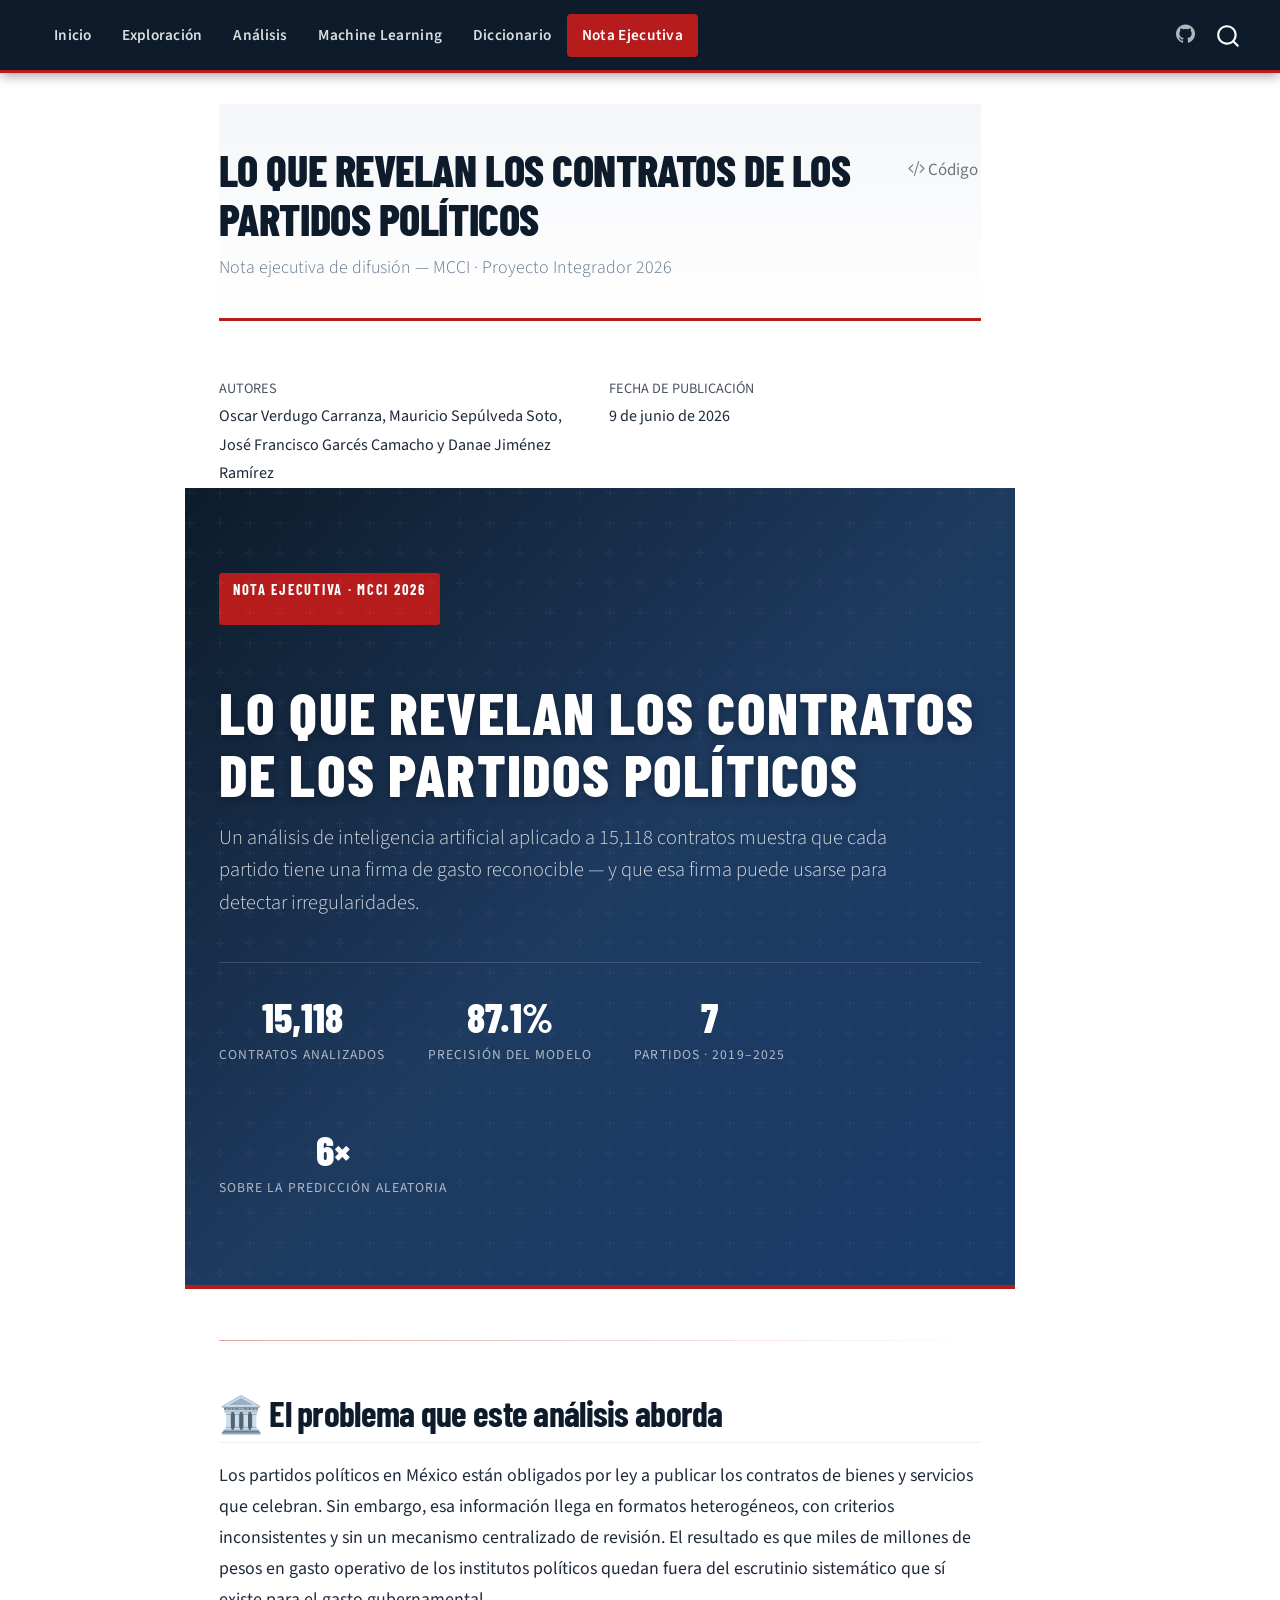
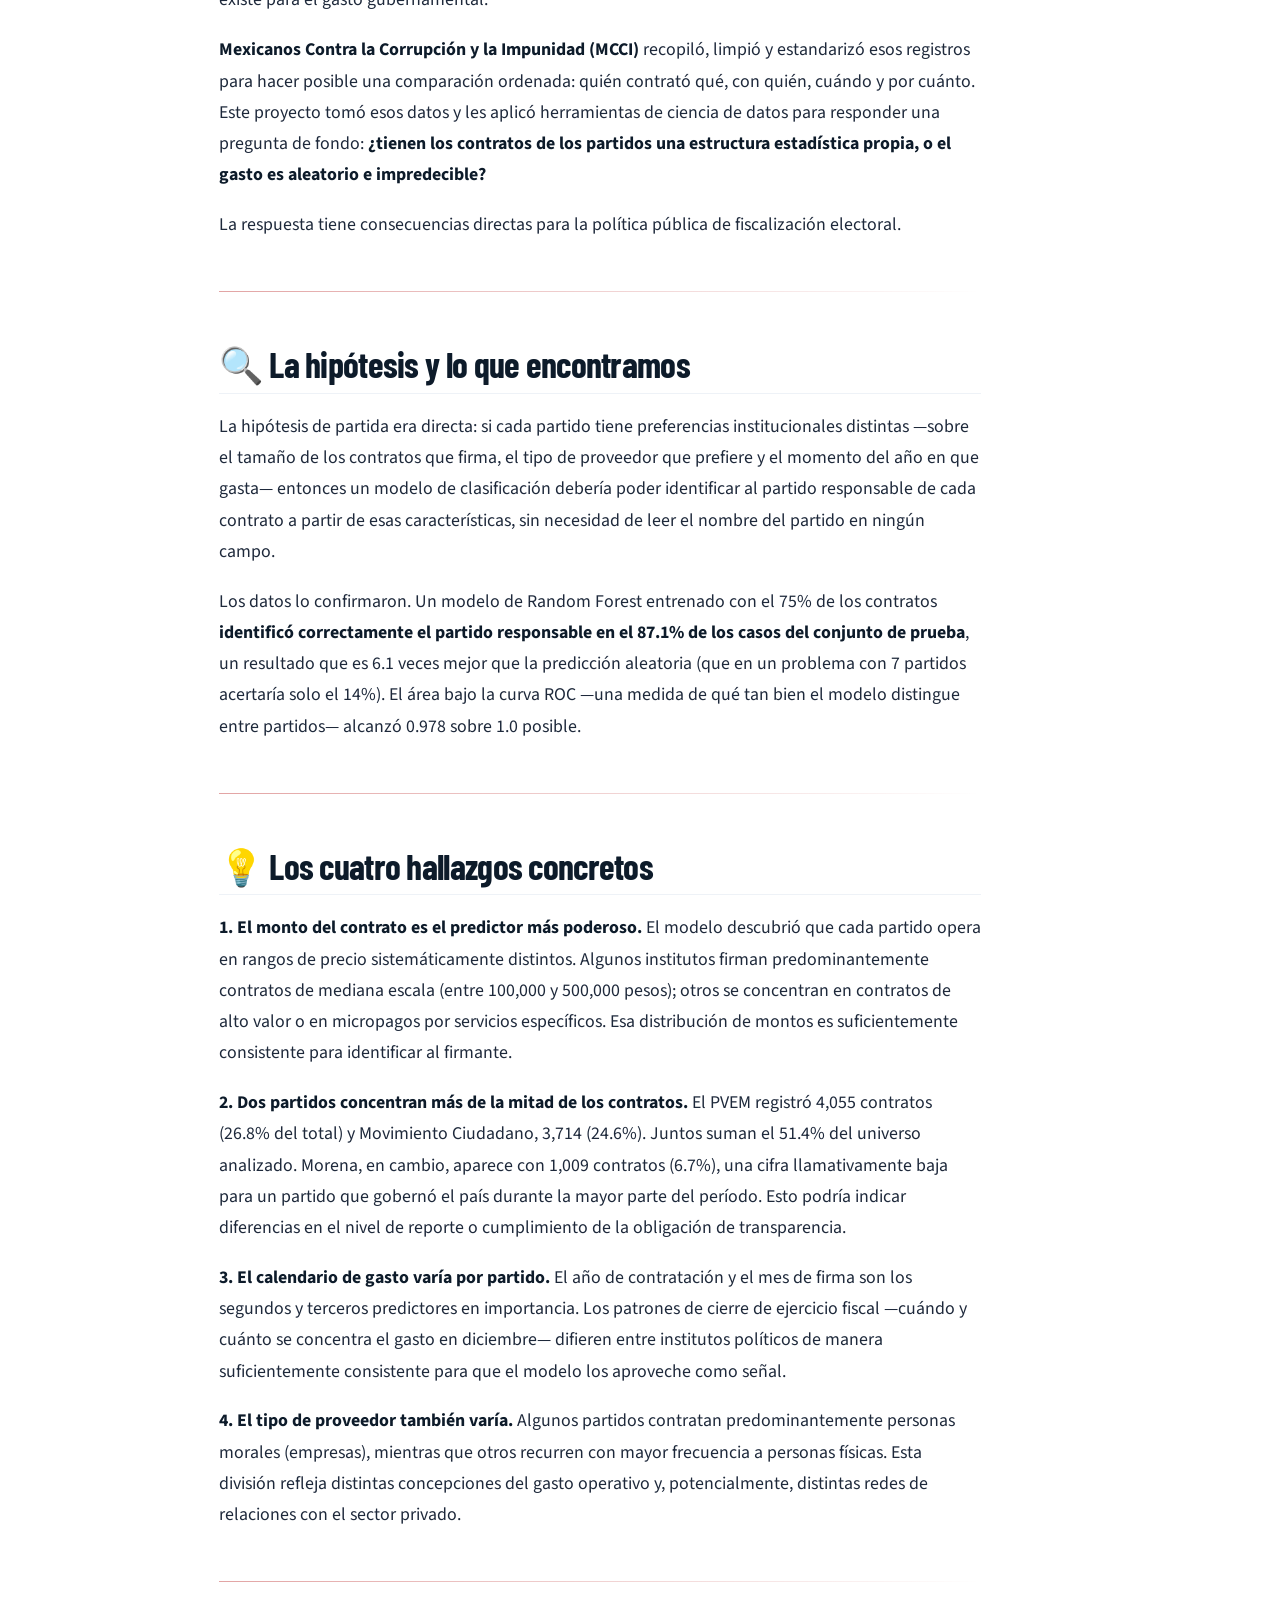
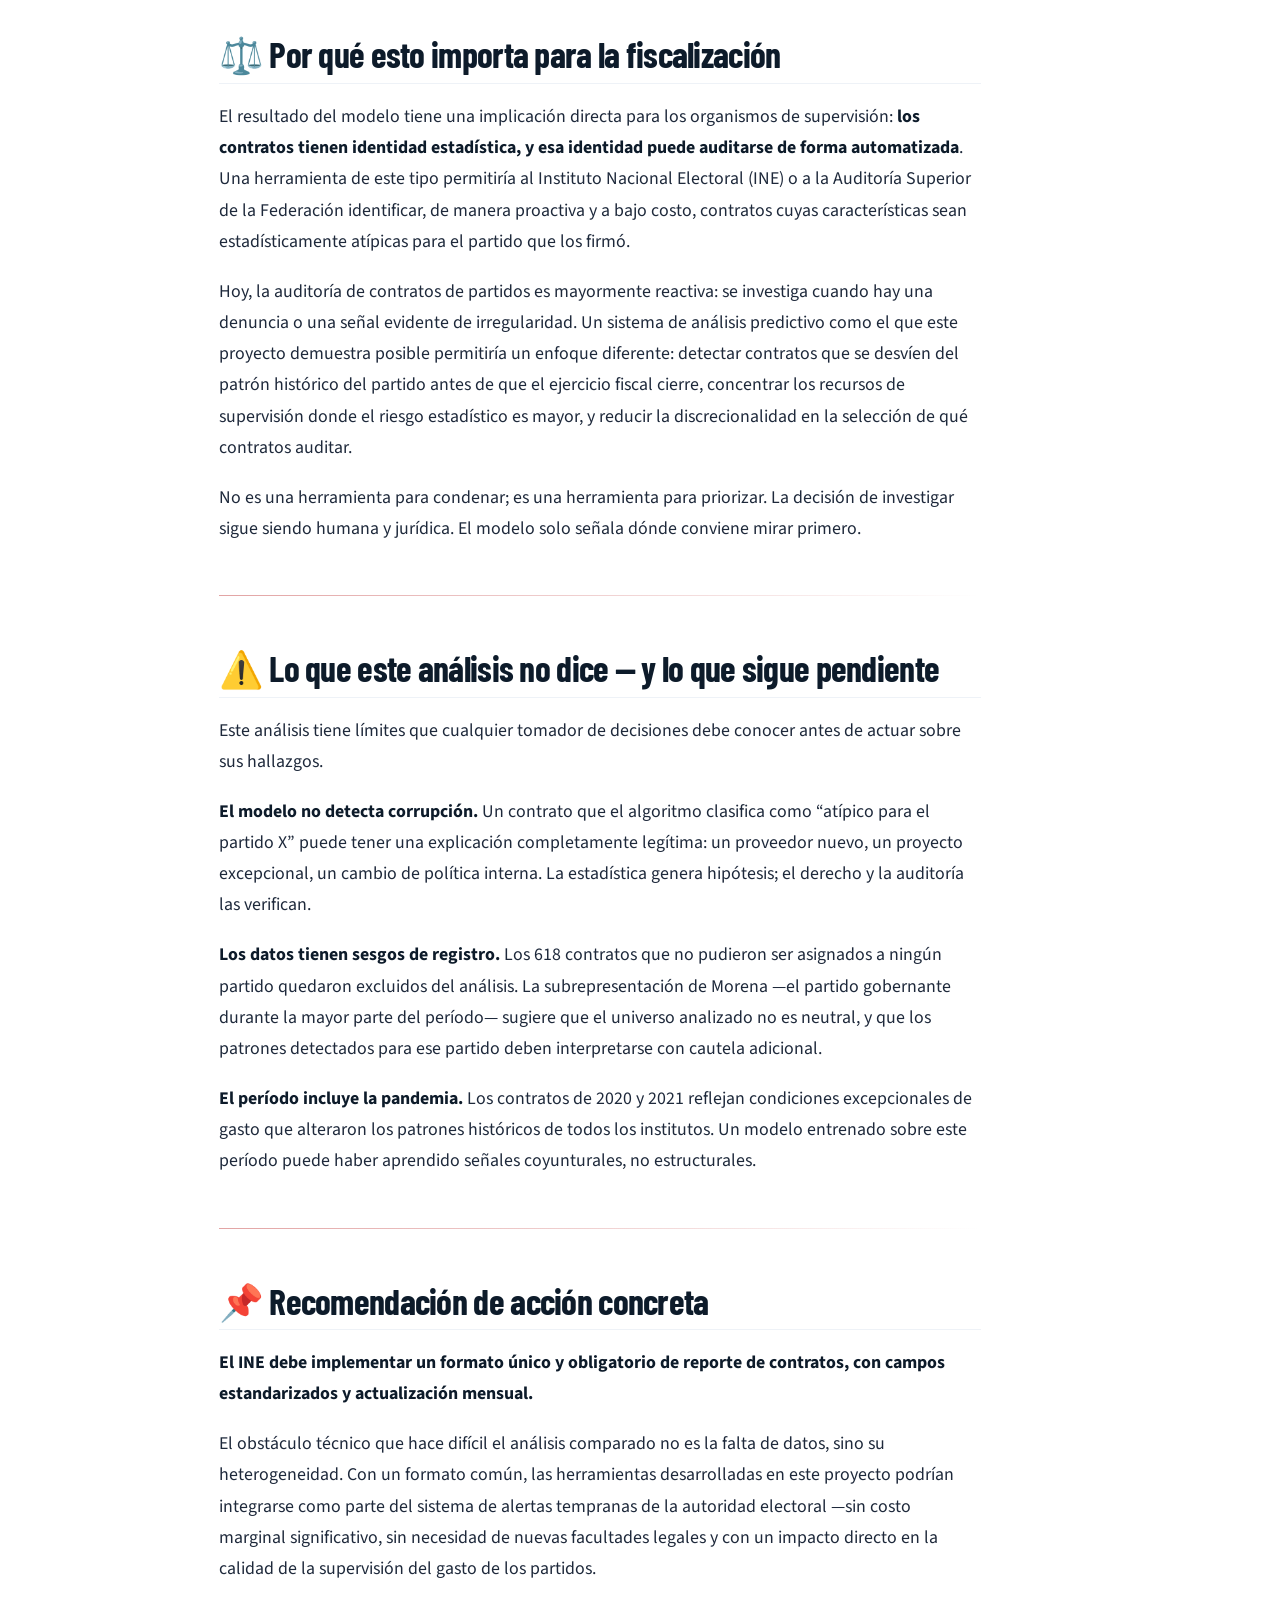
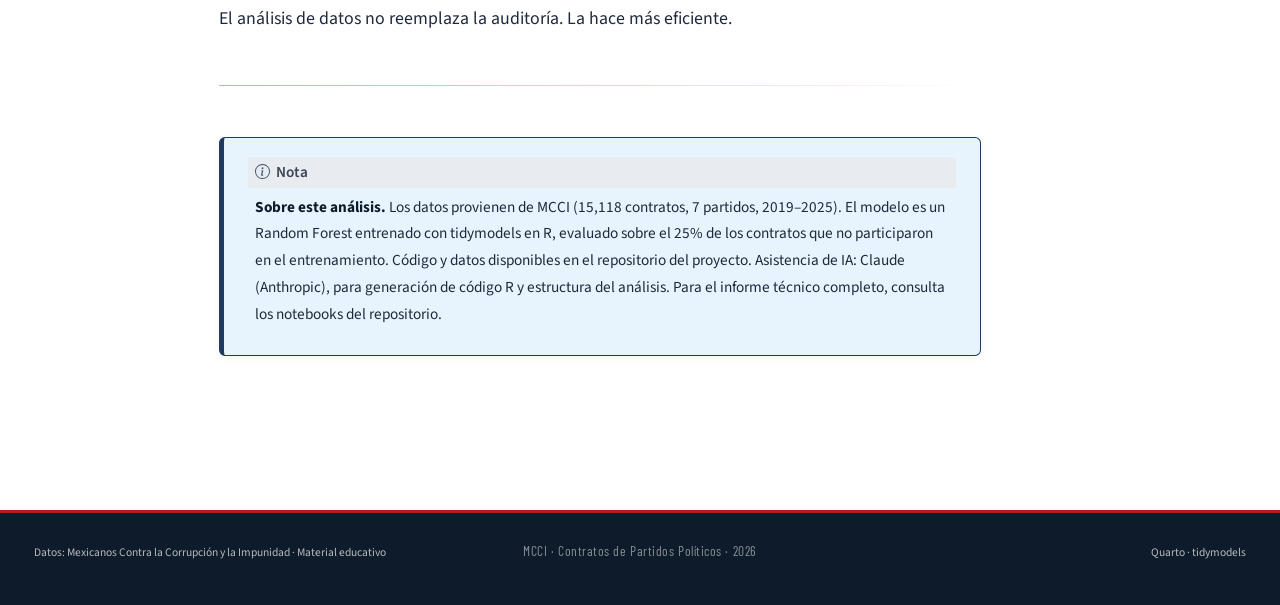
<file: docs/nota_difusion.html>
<!DOCTYPE html>
<html xmlns="http://www.w3.org/1999/xhtml" lang="es" xml:lang="es"><head>

<meta charset="utf-8">
<meta name="generator" content="quarto-1.8.25">

<meta name="viewport" content="width=device-width, initial-scale=1.0, user-scalable=yes">


<title>Lo que revelan los contratos de los partidos políticos – MCCI · Contratos de Partidos</title>
<style>
code{white-space: pre-wrap;}
span.smallcaps{font-variant: small-caps;}
div.columns{display: flex; gap: min(4vw, 1.5em);}
div.column{flex: auto; overflow-x: auto;}
div.hanging-indent{margin-left: 1.5em; text-indent: -1.5em;}
ul.task-list{list-style: none;}
ul.task-list li input[type="checkbox"] {
  width: 0.8em;
  margin: 0 0.8em 0.2em -1em; /* quarto-specific, see https://github.com/quarto-dev/quarto-cli/issues/4556 */ 
  vertical-align: middle;
}
/* CSS for syntax highlighting */
html { -webkit-text-size-adjust: 100%; }
pre > code.sourceCode { white-space: pre; position: relative; }
pre > code.sourceCode > span { display: inline-block; line-height: 1.25; }
pre > code.sourceCode > span:empty { height: 1.2em; }
.sourceCode { overflow: visible; }
code.sourceCode > span { color: inherit; text-decoration: inherit; }
div.sourceCode { margin: 1em 0; }
pre.sourceCode { margin: 0; }
@media screen {
div.sourceCode { overflow: auto; }
}
@media print {
pre > code.sourceCode { white-space: pre-wrap; }
pre > code.sourceCode > span { text-indent: -5em; padding-left: 5em; }
}
pre.numberSource code
  { counter-reset: source-line 0; }
pre.numberSource code > span
  { position: relative; left: -4em; counter-increment: source-line; }
pre.numberSource code > span > a:first-child::before
  { content: counter(source-line);
    position: relative; left: -1em; text-align: right; vertical-align: baseline;
    border: none; display: inline-block;
    -webkit-touch-callout: none; -webkit-user-select: none;
    -khtml-user-select: none; -moz-user-select: none;
    -ms-user-select: none; user-select: none;
    padding: 0 4px; width: 4em;
  }
pre.numberSource { margin-left: 3em;  padding-left: 4px; }
div.sourceCode
  {   }
@media screen {
pre > code.sourceCode > span > a:first-child::before { text-decoration: underline; }
}
</style>


<script src="site_libs/quarto-nav/quarto-nav.js"></script>
<script src="site_libs/quarto-nav/headroom.min.js"></script>
<script src="site_libs/clipboard/clipboard.min.js"></script>
<script src="site_libs/quarto-search/autocomplete.umd.js"></script>
<script src="site_libs/quarto-search/fuse.min.js"></script>
<script src="site_libs/quarto-search/quarto-search.js"></script>
<meta name="quarto:offset" content="./">
<link href="./styles/favicon.ico" rel="icon">
<script src="site_libs/quarto-html/quarto.js" type="module"></script>
<script src="site_libs/quarto-html/tabsets/tabsets.js" type="module"></script>
<script src="site_libs/quarto-html/axe/axe-check.js" type="module"></script>
<script src="site_libs/quarto-html/popper.min.js"></script>
<script src="site_libs/quarto-html/tippy.umd.min.js"></script>
<script src="site_libs/quarto-html/anchor.min.js"></script>
<link href="site_libs/quarto-html/tippy.css" rel="stylesheet">
<link href="site_libs/quarto-html/quarto-syntax-highlighting-637912d90aedf72c5c454f44b6135b5e.css" rel="stylesheet" id="quarto-text-highlighting-styles">
<script src="site_libs/bootstrap/bootstrap.min.js"></script>
<link href="site_libs/bootstrap/bootstrap-icons.css" rel="stylesheet">
<link href="site_libs/bootstrap/bootstrap-5f60eb70ecd4e3feea22900a1f807bd7.min.css" rel="stylesheet" append-hash="true" id="quarto-bootstrap" data-mode="light">
<script id="quarto-search-options" type="application/json">{
  "location": "navbar",
  "copy-button": false,
  "collapse-after": 3,
  "panel-placement": "end",
  "type": "overlay",
  "limit": 50,
  "keyboard-shortcut": [
    "f",
    "/",
    "s"
  ],
  "show-item-context": false,
  "language": {
    "search-no-results-text": "No se han encontrado resultados",
    "search-matching-documents-text": "documentos encontrados",
    "search-copy-link-title": "Copiar el enlace en la búsqueda",
    "search-hide-matches-text": "Ocultar resultados adicionales",
    "search-more-match-text": "resultado adicional en este documento",
    "search-more-matches-text": "resultados adicionales en este documento",
    "search-clear-button-title": "Borrar",
    "search-text-placeholder": "",
    "search-detached-cancel-button-title": "Cancelar",
    "search-submit-button-title": "Enviar",
    "search-label": "Buscar"
  }
}</script>
<style>html{ scroll-behavior: smooth; }</style>


<meta property="og:title" content="MCCI — Contratos de Partidos Políticos">
<meta property="og:description" content="Análisis de datos de contratos de partidos políticos en México">
<meta property="og:image" content="https://contralacorrupcion.mx/wp-content/themes/mcci-2025/assets/images/og-mcci.jpg">
<meta property="og:site_name" content="MCCI · Contratos de Partidos">
<meta name="twitter:title" content="MCCI — Contratos de Partidos">
<meta name="twitter:description" content="Análisis de datos de contratos de partidos políticos en México">
<meta name="twitter:creator" content="@MCCI_Mexico">
<meta name="twitter:card" content="summary">
<link href="styles/code-dark.css" rel="stylesheet">
</head>

<body class="nav-fixed fullcontent quarto-light">

<div id="quarto-search-results"></div>
  <header id="quarto-header" class="headroom fixed-top">
    <nav class="navbar navbar-expand-lg " data-bs-theme="dark">
      <div class="navbar-container container-fluid">
      <div class="navbar-brand-container mx-auto">
    <a href="https://contralacorrupcion.mx" class="navbar-brand navbar-brand-logo">
    <img src="./images/logo-mcci.svg" alt="MCCI" class="navbar-logo light-content">
    <img src="./images/logo-mcci.svg" alt="MCCI" class="navbar-logo dark-content">
    </a>
  </div>
            <div id="quarto-search" class="" title="Buscar"></div>
          <button class="navbar-toggler" type="button" data-bs-toggle="collapse" data-bs-target="#navbarCollapse" aria-controls="navbarCollapse" role="menu" aria-expanded="false" aria-label="Navegación de palanca" onclick="if (window.quartoToggleHeadroom) { window.quartoToggleHeadroom(); }">
  <span class="navbar-toggler-icon"></span>
</button>
          <div class="collapse navbar-collapse" id="navbarCollapse">
            <ul class="navbar-nav navbar-nav-scroll me-auto">
  <li class="nav-item">
    <a class="nav-link" href="./index.html"> 
<span class="menu-text">Inicio</span></a>
  </li>  
  <li class="nav-item">
    <a class="nav-link" href="./notebooks/01_exploracion.html"> 
<span class="menu-text">Exploración</span></a>
  </li>  
  <li class="nav-item">
    <a class="nav-link" href="./notebooks/02_contratos_montos.html"> 
<span class="menu-text">Análisis</span></a>
  </li>  
  <li class="nav-item">
    <a class="nav-link" href="./notebooks/02_prediccion_partido_proveedor.html"> 
<span class="menu-text">Machine Learning</span></a>
  </li>  
  <li class="nav-item">
    <a class="nav-link" href="./referencias/diccionario_datos.html"> 
<span class="menu-text">Diccionario</span></a>
  </li>  
  <li class="nav-item">
    <a class="nav-link active" href="./nota_difusion.html" aria-current="page"> 
<span class="menu-text">Nota Ejecutiva</span></a>
  </li>  
</ul>
            <ul class="navbar-nav navbar-nav-scroll ms-auto">
  <li class="nav-item compact">
    <a class="nav-link" href="https://github.com/thegr8danae/MCCI-contratos-partidos"> <i class="bi bi-github" role="img" aria-label="Repositorio en GitHub">
</i> 
<span class="menu-text"></span></a>
  </li>  
</ul>
          </div> <!-- /navcollapse -->
            <div class="quarto-navbar-tools">
</div>
      </div> <!-- /container-fluid -->
    </nav>
</header>
<!-- content -->
<div id="quarto-content" class="quarto-container page-columns page-rows-contents page-layout-article page-navbar">
<!-- sidebar -->
<!-- margin-sidebar -->
    
<!-- main -->
<main class="content" id="quarto-document-content">

<header id="title-block-header" class="quarto-title-block default">
<div class="quarto-title">
<div class="quarto-title-block"><div><h1 class="title">Lo que revelan los contratos de los partidos políticos</h1><button type="button" class="btn code-tools-button" id="quarto-code-tools-source"><i class="bi"></i> Código</button></div></div>
<p class="subtitle lead">Nota ejecutiva de difusión — MCCI · Proyecto Integrador 2026</p>
</div>



<div class="quarto-title-meta">

    <div>
    <div class="quarto-title-meta-heading">Autores</div>
    <div class="quarto-title-meta-contents">
             <p>Oscar Verdugo Carranza, Mauricio Sepúlveda Soto, José Francisco Garcés Camacho y Danae Jiménez Ramírez </p>
          </div>
  </div>
    
    <div>
    <div class="quarto-title-meta-heading">Fecha de publicación</div>
    <div class="quarto-title-meta-contents">
      <p class="date">9 de junio de 2026</p>
    </div>
  </div>
  
    
  </div>
  


</header>


<div class="mcci-hero">
<div class="mcci-hero-eyebrow">
<p>Nota Ejecutiva · MCCI 2026</p>
</div>
<section id="lo-que-revelan-los-contratos-de-los-partidos-políticos" class="level1">
<h1>Lo que revelan los contratos de los partidos políticos</h1>
<div class="mcci-hero-subtitle">
<p>Un análisis de inteligencia artificial aplicado a 15,118 contratos muestra que cada partido tiene una firma de gasto reconocible — y que esa firma puede usarse para detectar irregularidades.</p>
</div>
<div class="mcci-hero-stats">
<div class="stat-item">
<p><span class="stat-number">15,118</span> <span class="stat-label">contratos analizados</span></p>
</div>
<div class="stat-item">
<p><span class="stat-number">87.1%</span> <span class="stat-label">precisión del modelo</span></p>
</div>
<div class="stat-item">
<p><span class="stat-number">7</span> <span class="stat-label">partidos · 2019–2025</span></p>
</div>
<div class="stat-item">
<p><span class="stat-number">6×</span> <span class="stat-label">sobre la predicción aleatoria</span></p>
</div>
</div>
</section>
</div>
<hr>
<section id="el-problema-que-este-análisis-aborda" class="level2">
<h2 class="anchored" data-anchor-id="el-problema-que-este-análisis-aborda">🏛️ El problema que este análisis aborda</h2>
<p>Los partidos políticos en México están obligados por ley a publicar los contratos de bienes y servicios que celebran. Sin embargo, esa información llega en formatos heterogéneos, con criterios inconsistentes y sin un mecanismo centralizado de revisión. El resultado es que miles de millones de pesos en gasto operativo de los institutos políticos quedan fuera del escrutinio sistemático que sí existe para el gasto gubernamental.</p>
<p><strong>Mexicanos Contra la Corrupción y la Impunidad (MCCI)</strong> recopiló, limpió y estandarizó esos registros para hacer posible una comparación ordenada: quién contrató qué, con quién, cuándo y por cuánto. Este proyecto tomó esos datos y les aplicó herramientas de ciencia de datos para responder una pregunta de fondo: <strong>¿tienen los contratos de los partidos una estructura estadística propia, o el gasto es aleatorio e impredecible?</strong></p>
<p>La respuesta tiene consecuencias directas para la política pública de fiscalización electoral.</p>
<hr>
</section>
<section id="la-hipótesis-y-lo-que-encontramos" class="level2">
<h2 class="anchored" data-anchor-id="la-hipótesis-y-lo-que-encontramos">🔍 La hipótesis y lo que encontramos</h2>
<p>La hipótesis de partida era directa: si cada partido tiene preferencias institucionales distintas —sobre el tamaño de los contratos que firma, el tipo de proveedor que prefiere y el momento del año en que gasta— entonces un modelo de clasificación debería poder identificar al partido responsable de cada contrato a partir de esas características, sin necesidad de leer el nombre del partido en ningún campo.</p>
<p>Los datos lo confirmaron. Un modelo de Random Forest entrenado con el 75% de los contratos <strong>identificó correctamente el partido responsable en el 87.1% de los casos del conjunto de prueba</strong>, un resultado que es 6.1 veces mejor que la predicción aleatoria (que en un problema con 7 partidos acertaría solo el 14%). El área bajo la curva ROC —una medida de qué tan bien el modelo distingue entre partidos— alcanzó 0.978 sobre 1.0 posible.</p>
<hr>
</section>
<section id="los-cuatro-hallazgos-concretos" class="level2">
<h2 class="anchored" data-anchor-id="los-cuatro-hallazgos-concretos">💡 Los cuatro hallazgos concretos</h2>
<p><strong>1. El monto del contrato es el predictor más poderoso.</strong> El modelo descubrió que cada partido opera en rangos de precio sistemáticamente distintos. Algunos institutos firman predominantemente contratos de mediana escala (entre 100,000 y 500,000 pesos); otros se concentran en contratos de alto valor o en micropagos por servicios específicos. Esa distribución de montos es suficientemente consistente para identificar al firmante.</p>
<p><strong>2. Dos partidos concentran más de la mitad de los contratos.</strong> El PVEM registró 4,055 contratos (26.8% del total) y Movimiento Ciudadano, 3,714 (24.6%). Juntos suman el 51.4% del universo analizado. Morena, en cambio, aparece con 1,009 contratos (6.7%), una cifra llamativamente baja para un partido que gobernó el país durante la mayor parte del período. Esto podría indicar diferencias en el nivel de reporte o cumplimiento de la obligación de transparencia.</p>
<p><strong>3. El calendario de gasto varía por partido.</strong> El año de contratación y el mes de firma son los segundos y terceros predictores en importancia. Los patrones de cierre de ejercicio fiscal —cuándo y cuánto se concentra el gasto en diciembre— difieren entre institutos políticos de manera suficientemente consistente para que el modelo los aproveche como señal.</p>
<p><strong>4. El tipo de proveedor también varía.</strong> Algunos partidos contratan predominantemente personas morales (empresas), mientras que otros recurren con mayor frecuencia a personas físicas. Esta división refleja distintas concepciones del gasto operativo y, potencialmente, distintas redes de relaciones con el sector privado.</p>
<hr>
</section>
<section id="por-qué-esto-importa-para-la-fiscalización" class="level2">
<h2 class="anchored" data-anchor-id="por-qué-esto-importa-para-la-fiscalización">⚖️ Por qué esto importa para la fiscalización</h2>
<p>El resultado del modelo tiene una implicación directa para los organismos de supervisión: <strong>los contratos tienen identidad estadística, y esa identidad puede auditarse de forma automatizada</strong>. Una herramienta de este tipo permitiría al Instituto Nacional Electoral (INE) o a la Auditoría Superior de la Federación identificar, de manera proactiva y a bajo costo, contratos cuyas características sean estadísticamente atípicas para el partido que los firmó.</p>
<p>Hoy, la auditoría de contratos de partidos es mayormente reactiva: se investiga cuando hay una denuncia o una señal evidente de irregularidad. Un sistema de análisis predictivo como el que este proyecto demuestra posible permitiría un enfoque diferente: detectar contratos que se desvíen del patrón histórico del partido antes de que el ejercicio fiscal cierre, concentrar los recursos de supervisión donde el riesgo estadístico es mayor, y reducir la discrecionalidad en la selección de qué contratos auditar.</p>
<p>No es una herramienta para condenar; es una herramienta para priorizar. La decisión de investigar sigue siendo humana y jurídica. El modelo solo señala dónde conviene mirar primero.</p>
<hr>
</section>
<section id="lo-que-este-análisis-no-dice-y-lo-que-sigue-pendiente" class="level2">
<h2 class="anchored" data-anchor-id="lo-que-este-análisis-no-dice-y-lo-que-sigue-pendiente">⚠️ Lo que este análisis no dice — y lo que sigue pendiente</h2>
<p>Este análisis tiene límites que cualquier tomador de decisiones debe conocer antes de actuar sobre sus hallazgos.</p>
<p><strong>El modelo no detecta corrupción.</strong> Un contrato que el algoritmo clasifica como “atípico para el partido X” puede tener una explicación completamente legítima: un proveedor nuevo, un proyecto excepcional, un cambio de política interna. La estadística genera hipótesis; el derecho y la auditoría las verifican.</p>
<p><strong>Los datos tienen sesgos de registro.</strong> Los 618 contratos que no pudieron ser asignados a ningún partido quedaron excluidos del análisis. La subrepresentación de Morena —el partido gobernante durante la mayor parte del período— sugiere que el universo analizado no es neutral, y que los patrones detectados para ese partido deben interpretarse con cautela adicional.</p>
<p><strong>El período incluye la pandemia.</strong> Los contratos de 2020 y 2021 reflejan condiciones excepcionales de gasto que alteraron los patrones históricos de todos los institutos. Un modelo entrenado sobre este período puede haber aprendido señales coyunturales, no estructurales.</p>
<hr>
</section>
<section id="recomendación-de-acción-concreta" class="level2">
<h2 class="anchored" data-anchor-id="recomendación-de-acción-concreta">📌 Recomendación de acción concreta</h2>
<p><strong>El INE debe implementar un formato único y obligatorio de reporte de contratos, con campos estandarizados y actualización mensual.</strong></p>
<p>El obstáculo técnico que hace difícil el análisis comparado no es la falta de datos, sino su heterogeneidad. Con un formato común, las herramientas desarrolladas en este proyecto podrían integrarse como parte del sistema de alertas tempranas de la autoridad electoral —sin costo marginal significativo, sin necesidad de nuevas facultades legales y con un impacto directo en la calidad de la supervisión del gasto de los partidos.</p>
<p>El análisis de datos no reemplaza la auditoría. La hace más eficiente.</p>
<hr>
<div class="callout callout-style-default callout-note callout-titled">
<div class="callout-header d-flex align-content-center">
<div class="callout-icon-container">
<i class="callout-icon"></i>
</div>
<div class="callout-title-container flex-fill">
Nota
</div>
</div>
<div class="callout-body-container callout-body">
<p><strong>Sobre este análisis.</strong> Los datos provienen de MCCI (15,118 contratos, 7 partidos, 2019–2025). El modelo es un Random Forest entrenado con tidymodels en R, evaluado sobre el 25% de los contratos que no participaron en el entrenamiento. Código y datos disponibles en el repositorio del proyecto. Asistencia de IA: Claude (Anthropic), para generación de código R y estructura del análisis. Para el informe técnico completo, consulta los notebooks del repositorio.</p>
</div>
</div>


<!-- -->

</section>

</main> <!-- /main -->
<script id="quarto-html-after-body" type="application/javascript">
  window.document.addEventListener("DOMContentLoaded", function (event) {
    const icon = "";
    const anchorJS = new window.AnchorJS();
    anchorJS.options = {
      placement: 'right',
      icon: icon
    };
    anchorJS.add('.anchored');
    const isCodeAnnotation = (el) => {
      for (const clz of el.classList) {
        if (clz.startsWith('code-annotation-')) {                     
          return true;
        }
      }
      return false;
    }
    const onCopySuccess = function(e) {
      // button target
      const button = e.trigger;
      // don't keep focus
      button.blur();
      // flash "checked"
      button.classList.add('code-copy-button-checked');
      var currentTitle = button.getAttribute("title");
      button.setAttribute("title", "Copiado");
      let tooltip;
      if (window.bootstrap) {
        button.setAttribute("data-bs-toggle", "tooltip");
        button.setAttribute("data-bs-placement", "left");
        button.setAttribute("data-bs-title", "Copiado");
        tooltip = new bootstrap.Tooltip(button, 
          { trigger: "manual", 
            customClass: "code-copy-button-tooltip",
            offset: [0, -8]});
        tooltip.show();    
      }
      setTimeout(function() {
        if (tooltip) {
          tooltip.hide();
          button.removeAttribute("data-bs-title");
          button.removeAttribute("data-bs-toggle");
          button.removeAttribute("data-bs-placement");
        }
        button.setAttribute("title", currentTitle);
        button.classList.remove('code-copy-button-checked');
      }, 1000);
      // clear code selection
      e.clearSelection();
    }
    const getTextToCopy = function(trigger) {
      const outerScaffold = trigger.parentElement.cloneNode(true);
      const codeEl = outerScaffold.querySelector('code');
      for (const childEl of codeEl.children) {
        if (isCodeAnnotation(childEl)) {
          childEl.remove();
        }
      }
      return codeEl.innerText;
    }
    const clipboard = new window.ClipboardJS('.code-copy-button:not([data-in-quarto-modal])', {
      text: getTextToCopy
    });
    clipboard.on('success', onCopySuccess);
    if (window.document.getElementById('quarto-embedded-source-code-modal')) {
      const clipboardModal = new window.ClipboardJS('.code-copy-button[data-in-quarto-modal]', {
        text: getTextToCopy,
        container: window.document.getElementById('quarto-embedded-source-code-modal')
      });
      clipboardModal.on('success', onCopySuccess);
    }
    const viewSource = window.document.getElementById('quarto-view-source') ||
                       window.document.getElementById('quarto-code-tools-source');
    if (viewSource) {
      const sourceUrl = viewSource.getAttribute("data-quarto-source-url");
      viewSource.addEventListener("click", function(e) {
        if (sourceUrl) {
          // rstudio viewer pane
          if (/\bcapabilities=\b/.test(window.location)) {
            window.open(sourceUrl);
          } else {
            window.location.href = sourceUrl;
          }
        } else {
          const modal = new bootstrap.Modal(document.getElementById('quarto-embedded-source-code-modal'));
          modal.show();
        }
        return false;
      });
    }
    function toggleCodeHandler(show) {
      return function(e) {
        const detailsSrc = window.document.querySelectorAll(".cell > details > .sourceCode");
        for (let i=0; i<detailsSrc.length; i++) {
          const details = detailsSrc[i].parentElement;
          if (show) {
            details.open = true;
          } else {
            details.removeAttribute("open");
          }
        }
        const cellCodeDivs = window.document.querySelectorAll(".cell > .sourceCode");
        const fromCls = show ? "hidden" : "unhidden";
        const toCls = show ? "unhidden" : "hidden";
        for (let i=0; i<cellCodeDivs.length; i++) {
          const codeDiv = cellCodeDivs[i];
          if (codeDiv.classList.contains(fromCls)) {
            codeDiv.classList.remove(fromCls);
            codeDiv.classList.add(toCls);
          } 
        }
        return false;
      }
    }
    const hideAllCode = window.document.getElementById("quarto-hide-all-code");
    if (hideAllCode) {
      hideAllCode.addEventListener("click", toggleCodeHandler(false));
    }
    const showAllCode = window.document.getElementById("quarto-show-all-code");
    if (showAllCode) {
      showAllCode.addEventListener("click", toggleCodeHandler(true));
    }
      var localhostRegex = new RegExp(/^(?:http|https):\/\/localhost\:?[0-9]*\//);
      var mailtoRegex = new RegExp(/^mailto:/);
        var filterRegex = new RegExp('/' + window.location.host + '/');
      var isInternal = (href) => {
          return filterRegex.test(href) || localhostRegex.test(href) || mailtoRegex.test(href);
      }
      // Inspect non-navigation links and adorn them if external
     var links = window.document.querySelectorAll('a[href]:not(.nav-link):not(.navbar-brand):not(.toc-action):not(.sidebar-link):not(.sidebar-item-toggle):not(.pagination-link):not(.no-external):not([aria-hidden]):not(.dropdown-item):not(.quarto-navigation-tool):not(.about-link)');
      for (var i=0; i<links.length; i++) {
        const link = links[i];
        if (!isInternal(link.href)) {
          // undo the damage that might have been done by quarto-nav.js in the case of
          // links that we want to consider external
          if (link.dataset.originalHref !== undefined) {
            link.href = link.dataset.originalHref;
          }
        }
      }
    function tippyHover(el, contentFn, onTriggerFn, onUntriggerFn) {
      const config = {
        allowHTML: true,
        maxWidth: 500,
        delay: 100,
        arrow: false,
        appendTo: function(el) {
            return el.parentElement;
        },
        interactive: true,
        interactiveBorder: 10,
        theme: 'quarto',
        placement: 'bottom-start',
      };
      if (contentFn) {
        config.content = contentFn;
      }
      if (onTriggerFn) {
        config.onTrigger = onTriggerFn;
      }
      if (onUntriggerFn) {
        config.onUntrigger = onUntriggerFn;
      }
      window.tippy(el, config); 
    }
    const noterefs = window.document.querySelectorAll('a[role="doc-noteref"]');
    for (var i=0; i<noterefs.length; i++) {
      const ref = noterefs[i];
      tippyHover(ref, function() {
        // use id or data attribute instead here
        let href = ref.getAttribute('data-footnote-href') || ref.getAttribute('href');
        try { href = new URL(href).hash; } catch {}
        const id = href.replace(/^#\/?/, "");
        const note = window.document.getElementById(id);
        if (note) {
          return note.innerHTML;
        } else {
          return "";
        }
      });
    }
    const xrefs = window.document.querySelectorAll('a.quarto-xref');
    const processXRef = (id, note) => {
      // Strip column container classes
      const stripColumnClz = (el) => {
        el.classList.remove("page-full", "page-columns");
        if (el.children) {
          for (const child of el.children) {
            stripColumnClz(child);
          }
        }
      }
      stripColumnClz(note)
      if (id === null || id.startsWith('sec-')) {
        // Special case sections, only their first couple elements
        const container = document.createElement("div");
        if (note.children && note.children.length > 2) {
          container.appendChild(note.children[0].cloneNode(true));
          for (let i = 1; i < note.children.length; i++) {
            const child = note.children[i];
            if (child.tagName === "P" && child.innerText === "") {
              continue;
            } else {
              container.appendChild(child.cloneNode(true));
              break;
            }
          }
          if (window.Quarto?.typesetMath) {
            window.Quarto.typesetMath(container);
          }
          return container.innerHTML
        } else {
          if (window.Quarto?.typesetMath) {
            window.Quarto.typesetMath(note);
          }
          return note.innerHTML;
        }
      } else {
        // Remove any anchor links if they are present
        const anchorLink = note.querySelector('a.anchorjs-link');
        if (anchorLink) {
          anchorLink.remove();
        }
        if (window.Quarto?.typesetMath) {
          window.Quarto.typesetMath(note);
        }
        if (note.classList.contains("callout")) {
          return note.outerHTML;
        } else {
          return note.innerHTML;
        }
      }
    }
    for (var i=0; i<xrefs.length; i++) {
      const xref = xrefs[i];
      tippyHover(xref, undefined, function(instance) {
        instance.disable();
        let url = xref.getAttribute('href');
        let hash = undefined; 
        if (url.startsWith('#')) {
          hash = url;
        } else {
          try { hash = new URL(url).hash; } catch {}
        }
        if (hash) {
          const id = hash.replace(/^#\/?/, "");
          const note = window.document.getElementById(id);
          if (note !== null) {
            try {
              const html = processXRef(id, note.cloneNode(true));
              instance.setContent(html);
            } finally {
              instance.enable();
              instance.show();
            }
          } else {
            // See if we can fetch this
            fetch(url.split('#')[0])
            .then(res => res.text())
            .then(html => {
              const parser = new DOMParser();
              const htmlDoc = parser.parseFromString(html, "text/html");
              const note = htmlDoc.getElementById(id);
              if (note !== null) {
                const html = processXRef(id, note);
                instance.setContent(html);
              } 
            }).finally(() => {
              instance.enable();
              instance.show();
            });
          }
        } else {
          // See if we can fetch a full url (with no hash to target)
          // This is a special case and we should probably do some content thinning / targeting
          fetch(url)
          .then(res => res.text())
          .then(html => {
            const parser = new DOMParser();
            const htmlDoc = parser.parseFromString(html, "text/html");
            const note = htmlDoc.querySelector('main.content');
            if (note !== null) {
              // This should only happen for chapter cross references
              // (since there is no id in the URL)
              // remove the first header
              if (note.children.length > 0 && note.children[0].tagName === "HEADER") {
                note.children[0].remove();
              }
              const html = processXRef(null, note);
              instance.setContent(html);
            } 
          }).finally(() => {
            instance.enable();
            instance.show();
          });
        }
      }, function(instance) {
      });
    }
        let selectedAnnoteEl;
        const selectorForAnnotation = ( cell, annotation) => {
          let cellAttr = 'data-code-cell="' + cell + '"';
          let lineAttr = 'data-code-annotation="' +  annotation + '"';
          const selector = 'span[' + cellAttr + '][' + lineAttr + ']';
          return selector;
        }
        const selectCodeLines = (annoteEl) => {
          const doc = window.document;
          const targetCell = annoteEl.getAttribute("data-target-cell");
          const targetAnnotation = annoteEl.getAttribute("data-target-annotation");
          const annoteSpan = window.document.querySelector(selectorForAnnotation(targetCell, targetAnnotation));
          const lines = annoteSpan.getAttribute("data-code-lines").split(",");
          const lineIds = lines.map((line) => {
            return targetCell + "-" + line;
          })
          let top = null;
          let height = null;
          let parent = null;
          if (lineIds.length > 0) {
              //compute the position of the single el (top and bottom and make a div)
              const el = window.document.getElementById(lineIds[0]);
              top = el.offsetTop;
              height = el.offsetHeight;
              parent = el.parentElement.parentElement;
            if (lineIds.length > 1) {
              const lastEl = window.document.getElementById(lineIds[lineIds.length - 1]);
              const bottom = lastEl.offsetTop + lastEl.offsetHeight;
              height = bottom - top;
            }
            if (top !== null && height !== null && parent !== null) {
              // cook up a div (if necessary) and position it 
              let div = window.document.getElementById("code-annotation-line-highlight");
              if (div === null) {
                div = window.document.createElement("div");
                div.setAttribute("id", "code-annotation-line-highlight");
                div.style.position = 'absolute';
                parent.appendChild(div);
              }
              div.style.top = top - 2 + "px";
              div.style.height = height + 4 + "px";
              div.style.left = 0;
              let gutterDiv = window.document.getElementById("code-annotation-line-highlight-gutter");
              if (gutterDiv === null) {
                gutterDiv = window.document.createElement("div");
                gutterDiv.setAttribute("id", "code-annotation-line-highlight-gutter");
                gutterDiv.style.position = 'absolute';
                const codeCell = window.document.getElementById(targetCell);
                const gutter = codeCell.querySelector('.code-annotation-gutter');
                gutter.appendChild(gutterDiv);
              }
              gutterDiv.style.top = top - 2 + "px";
              gutterDiv.style.height = height + 4 + "px";
            }
            selectedAnnoteEl = annoteEl;
          }
        };
        const unselectCodeLines = () => {
          const elementsIds = ["code-annotation-line-highlight", "code-annotation-line-highlight-gutter"];
          elementsIds.forEach((elId) => {
            const div = window.document.getElementById(elId);
            if (div) {
              div.remove();
            }
          });
          selectedAnnoteEl = undefined;
        };
          // Handle positioning of the toggle
      window.addEventListener(
        "resize",
        throttle(() => {
          elRect = undefined;
          if (selectedAnnoteEl) {
            selectCodeLines(selectedAnnoteEl);
          }
        }, 10)
      );
      function throttle(fn, ms) {
      let throttle = false;
      let timer;
        return (...args) => {
          if(!throttle) { // first call gets through
              fn.apply(this, args);
              throttle = true;
          } else { // all the others get throttled
              if(timer) clearTimeout(timer); // cancel #2
              timer = setTimeout(() => {
                fn.apply(this, args);
                timer = throttle = false;
              }, ms);
          }
        };
      }
        // Attach click handler to the DT
        const annoteDls = window.document.querySelectorAll('dt[data-target-cell]');
        for (const annoteDlNode of annoteDls) {
          annoteDlNode.addEventListener('click', (event) => {
            const clickedEl = event.target;
            if (clickedEl !== selectedAnnoteEl) {
              unselectCodeLines();
              const activeEl = window.document.querySelector('dt[data-target-cell].code-annotation-active');
              if (activeEl) {
                activeEl.classList.remove('code-annotation-active');
              }
              selectCodeLines(clickedEl);
              clickedEl.classList.add('code-annotation-active');
            } else {
              // Unselect the line
              unselectCodeLines();
              clickedEl.classList.remove('code-annotation-active');
            }
          });
        }
    const findCites = (el) => {
      const parentEl = el.parentElement;
      if (parentEl) {
        const cites = parentEl.dataset.cites;
        if (cites) {
          return {
            el,
            cites: cites.split(' ')
          };
        } else {
          return findCites(el.parentElement)
        }
      } else {
        return undefined;
      }
    };
    var bibliorefs = window.document.querySelectorAll('a[role="doc-biblioref"]');
    for (var i=0; i<bibliorefs.length; i++) {
      const ref = bibliorefs[i];
      const citeInfo = findCites(ref);
      if (citeInfo) {
        tippyHover(citeInfo.el, function() {
          var popup = window.document.createElement('div');
          citeInfo.cites.forEach(function(cite) {
            var citeDiv = window.document.createElement('div');
            citeDiv.classList.add('hanging-indent');
            citeDiv.classList.add('csl-entry');
            var biblioDiv = window.document.getElementById('ref-' + cite);
            if (biblioDiv) {
              citeDiv.innerHTML = biblioDiv.innerHTML;
            }
            popup.appendChild(citeDiv);
          });
          return popup.innerHTML;
        });
      }
    }
  });
  </script><div class="modal fade" id="quarto-embedded-source-code-modal" tabindex="-1" aria-labelledby="quarto-embedded-source-code-modal-label" aria-hidden="true"><div class="modal-dialog modal-dialog-scrollable"><div class="modal-content"><div class="modal-header"><h5 class="modal-title" id="quarto-embedded-source-code-modal-label">Ejecutar el código</h5><button class="btn-close" data-bs-dismiss="modal"></button></div><div class="modal-body"><div class="">
<div class="code-copy-outer-scaffold"><div class="sourceCode" id="cb1" data-shortcodes="false"><pre class="sourceCode markdown code-with-copy"><code class="sourceCode markdown"><span id="cb1-1"><a href="#cb1-1" aria-hidden="true" tabindex="-1"></a><span class="co">---</span></span>
<span id="cb1-2"><a href="#cb1-2" aria-hidden="true" tabindex="-1"></a><span class="an">title:</span><span class="co"> "Lo que revelan los contratos de los partidos políticos"</span></span>
<span id="cb1-3"><a href="#cb1-3" aria-hidden="true" tabindex="-1"></a><span class="an">subtitle:</span><span class="co"> "Nota ejecutiva de difusión — MCCI · Proyecto Integrador 2026"</span></span>
<span id="cb1-4"><a href="#cb1-4" aria-hidden="true" tabindex="-1"></a><span class="an">authors:</span><span class="co"> "Oscar Verdugo Carranza, Mauricio Sepúlveda Soto, José Francisco Garcés Camacho y Danae Jiménez Ramírez"</span></span>
<span id="cb1-5"><a href="#cb1-5" aria-hidden="true" tabindex="-1"></a><span class="an">date:</span><span class="co"> "2026-06-09"</span></span>
<span id="cb1-6"><a href="#cb1-6" aria-hidden="true" tabindex="-1"></a><span class="an">lang:</span><span class="co"> es</span></span>
<span id="cb1-7"><a href="#cb1-7" aria-hidden="true" tabindex="-1"></a><span class="an">format:</span></span>
<span id="cb1-8"><a href="#cb1-8" aria-hidden="true" tabindex="-1"></a><span class="co">  html:</span></span>
<span id="cb1-9"><a href="#cb1-9" aria-hidden="true" tabindex="-1"></a><span class="co">    toc: false</span></span>
<span id="cb1-10"><a href="#cb1-10" aria-hidden="true" tabindex="-1"></a><span class="co">    number-sections: false</span></span>
<span id="cb1-11"><a href="#cb1-11" aria-hidden="true" tabindex="-1"></a><span class="co">    theme:</span></span>
<span id="cb1-12"><a href="#cb1-12" aria-hidden="true" tabindex="-1"></a><span class="co">      light: [cosmo, styles/mcci-theme.scss]</span></span>
<span id="cb1-13"><a href="#cb1-13" aria-hidden="true" tabindex="-1"></a><span class="co">    fig-align: center</span></span>
<span id="cb1-14"><a href="#cb1-14" aria-hidden="true" tabindex="-1"></a><span class="co">    page-layout: article</span></span>
<span id="cb1-15"><a href="#cb1-15" aria-hidden="true" tabindex="-1"></a><span class="an">execute:</span></span>
<span id="cb1-16"><a href="#cb1-16" aria-hidden="true" tabindex="-1"></a><span class="co">  echo: false</span></span>
<span id="cb1-17"><a href="#cb1-17" aria-hidden="true" tabindex="-1"></a><span class="co">  warning: false</span></span>
<span id="cb1-18"><a href="#cb1-18" aria-hidden="true" tabindex="-1"></a><span class="co">  message: false</span></span>
<span id="cb1-19"><a href="#cb1-19" aria-hidden="true" tabindex="-1"></a><span class="co">---</span></span>
<span id="cb1-20"><a href="#cb1-20" aria-hidden="true" tabindex="-1"></a></span>
<span id="cb1-21"><a href="#cb1-21" aria-hidden="true" tabindex="-1"></a>::: {.mcci-hero}</span>
<span id="cb1-22"><a href="#cb1-22" aria-hidden="true" tabindex="-1"></a>::: {.mcci-hero-eyebrow}</span>
<span id="cb1-23"><a href="#cb1-23" aria-hidden="true" tabindex="-1"></a>Nota Ejecutiva · MCCI 2026</span>
<span id="cb1-24"><a href="#cb1-24" aria-hidden="true" tabindex="-1"></a>:::</span>
<span id="cb1-25"><a href="#cb1-25" aria-hidden="true" tabindex="-1"></a></span>
<span id="cb1-26"><a href="#cb1-26" aria-hidden="true" tabindex="-1"></a><span class="fu"># Lo que revelan los contratos de los partidos políticos</span></span>
<span id="cb1-27"><a href="#cb1-27" aria-hidden="true" tabindex="-1"></a></span>
<span id="cb1-28"><a href="#cb1-28" aria-hidden="true" tabindex="-1"></a>::: {.mcci-hero-subtitle}</span>
<span id="cb1-29"><a href="#cb1-29" aria-hidden="true" tabindex="-1"></a>Un análisis de inteligencia artificial aplicado a 15,118 contratos muestra que cada partido tiene una firma de gasto reconocible — y que esa firma puede usarse para detectar irregularidades.</span>
<span id="cb1-30"><a href="#cb1-30" aria-hidden="true" tabindex="-1"></a>:::</span>
<span id="cb1-31"><a href="#cb1-31" aria-hidden="true" tabindex="-1"></a></span>
<span id="cb1-32"><a href="#cb1-32" aria-hidden="true" tabindex="-1"></a>::: {.mcci-hero-stats}</span>
<span id="cb1-33"><a href="#cb1-33" aria-hidden="true" tabindex="-1"></a>::: {.stat-item}</span>
<span id="cb1-34"><a href="#cb1-34" aria-hidden="true" tabindex="-1"></a><span class="co">[</span><span class="ot">15,118</span><span class="co">]</span>{.stat-number}</span>
<span id="cb1-35"><a href="#cb1-35" aria-hidden="true" tabindex="-1"></a><span class="co">[</span><span class="ot">contratos analizados</span><span class="co">]</span>{.stat-label}</span>
<span id="cb1-36"><a href="#cb1-36" aria-hidden="true" tabindex="-1"></a>:::</span>
<span id="cb1-37"><a href="#cb1-37" aria-hidden="true" tabindex="-1"></a>::: {.stat-item}</span>
<span id="cb1-38"><a href="#cb1-38" aria-hidden="true" tabindex="-1"></a><span class="co">[</span><span class="ot">87.1%</span><span class="co">]</span>{.stat-number}</span>
<span id="cb1-39"><a href="#cb1-39" aria-hidden="true" tabindex="-1"></a><span class="co">[</span><span class="ot">precisión del modelo</span><span class="co">]</span>{.stat-label}</span>
<span id="cb1-40"><a href="#cb1-40" aria-hidden="true" tabindex="-1"></a>:::</span>
<span id="cb1-41"><a href="#cb1-41" aria-hidden="true" tabindex="-1"></a>::: {.stat-item}</span>
<span id="cb1-42"><a href="#cb1-42" aria-hidden="true" tabindex="-1"></a><span class="co">[</span><span class="ot">7</span><span class="co">]</span>{.stat-number}</span>
<span id="cb1-43"><a href="#cb1-43" aria-hidden="true" tabindex="-1"></a><span class="co">[</span><span class="ot">partidos · 2019–2025</span><span class="co">]</span>{.stat-label}</span>
<span id="cb1-44"><a href="#cb1-44" aria-hidden="true" tabindex="-1"></a>:::</span>
<span id="cb1-45"><a href="#cb1-45" aria-hidden="true" tabindex="-1"></a>::: {.stat-item}</span>
<span id="cb1-46"><a href="#cb1-46" aria-hidden="true" tabindex="-1"></a><span class="co">[</span><span class="ot">6×</span><span class="co">]</span>{.stat-number}</span>
<span id="cb1-47"><a href="#cb1-47" aria-hidden="true" tabindex="-1"></a><span class="co">[</span><span class="ot">sobre la predicción aleatoria</span><span class="co">]</span>{.stat-label}</span>
<span id="cb1-48"><a href="#cb1-48" aria-hidden="true" tabindex="-1"></a>:::</span>
<span id="cb1-49"><a href="#cb1-49" aria-hidden="true" tabindex="-1"></a>:::</span>
<span id="cb1-50"><a href="#cb1-50" aria-hidden="true" tabindex="-1"></a>:::</span>
<span id="cb1-51"><a href="#cb1-51" aria-hidden="true" tabindex="-1"></a></span>
<span id="cb1-52"><a href="#cb1-52" aria-hidden="true" tabindex="-1"></a>---</span>
<span id="cb1-53"><a href="#cb1-53" aria-hidden="true" tabindex="-1"></a></span>
<span id="cb1-54"><a href="#cb1-54" aria-hidden="true" tabindex="-1"></a><span class="fu">## 🏛️ El problema que este análisis aborda</span></span>
<span id="cb1-55"><a href="#cb1-55" aria-hidden="true" tabindex="-1"></a></span>
<span id="cb1-56"><a href="#cb1-56" aria-hidden="true" tabindex="-1"></a>Los partidos políticos en México están obligados por ley a publicar los contratos de bienes y servicios que celebran. Sin embargo, esa información llega en formatos heterogéneos, con criterios inconsistentes y sin un mecanismo centralizado de revisión. El resultado es que miles de millones de pesos en gasto operativo de los institutos políticos quedan fuera del escrutinio sistemático que sí existe para el gasto gubernamental.</span>
<span id="cb1-57"><a href="#cb1-57" aria-hidden="true" tabindex="-1"></a></span>
<span id="cb1-58"><a href="#cb1-58" aria-hidden="true" tabindex="-1"></a>**Mexicanos Contra la Corrupción y la Impunidad (MCCI)** recopiló, limpió y estandarizó esos registros para hacer posible una comparación ordenada: quién contrató qué, con quién, cuándo y por cuánto. Este proyecto tomó esos datos y les aplicó herramientas de ciencia de datos para responder una pregunta de fondo: **¿tienen los contratos de los partidos una estructura estadística propia, o el gasto es aleatorio e impredecible?**</span>
<span id="cb1-59"><a href="#cb1-59" aria-hidden="true" tabindex="-1"></a></span>
<span id="cb1-60"><a href="#cb1-60" aria-hidden="true" tabindex="-1"></a>La respuesta tiene consecuencias directas para la política pública de fiscalización electoral.</span>
<span id="cb1-61"><a href="#cb1-61" aria-hidden="true" tabindex="-1"></a></span>
<span id="cb1-62"><a href="#cb1-62" aria-hidden="true" tabindex="-1"></a>---</span>
<span id="cb1-63"><a href="#cb1-63" aria-hidden="true" tabindex="-1"></a></span>
<span id="cb1-64"><a href="#cb1-64" aria-hidden="true" tabindex="-1"></a><span class="fu">## 🔍 La hipótesis y lo que encontramos</span></span>
<span id="cb1-65"><a href="#cb1-65" aria-hidden="true" tabindex="-1"></a></span>
<span id="cb1-66"><a href="#cb1-66" aria-hidden="true" tabindex="-1"></a>La hipótesis de partida era directa: si cada partido tiene preferencias institucionales distintas —sobre el tamaño de los contratos que firma, el tipo de proveedor que prefiere y el momento del año en que gasta— entonces un modelo de clasificación debería poder identificar al partido responsable de cada contrato a partir de esas características, sin necesidad de leer el nombre del partido en ningún campo.</span>
<span id="cb1-67"><a href="#cb1-67" aria-hidden="true" tabindex="-1"></a></span>
<span id="cb1-68"><a href="#cb1-68" aria-hidden="true" tabindex="-1"></a>Los datos lo confirmaron. Un modelo de Random Forest entrenado con el 75% de los contratos **identificó correctamente el partido responsable en el 87.1% de los casos del conjunto de prueba**, un resultado que es 6.1 veces mejor que la predicción aleatoria (que en un problema con 7 partidos acertaría solo el 14%). El área bajo la curva ROC —una medida de qué tan bien el modelo distingue entre partidos— alcanzó 0.978 sobre 1.0 posible.</span>
<span id="cb1-69"><a href="#cb1-69" aria-hidden="true" tabindex="-1"></a></span>
<span id="cb1-70"><a href="#cb1-70" aria-hidden="true" tabindex="-1"></a>---</span>
<span id="cb1-71"><a href="#cb1-71" aria-hidden="true" tabindex="-1"></a></span>
<span id="cb1-72"><a href="#cb1-72" aria-hidden="true" tabindex="-1"></a><span class="fu">## 💡 Los cuatro hallazgos concretos</span></span>
<span id="cb1-73"><a href="#cb1-73" aria-hidden="true" tabindex="-1"></a></span>
<span id="cb1-74"><a href="#cb1-74" aria-hidden="true" tabindex="-1"></a>**1. El monto del contrato es el predictor más poderoso.** El modelo descubrió que cada partido opera en rangos de precio sistemáticamente distintos. Algunos institutos firman predominantemente contratos de mediana escala (entre 100,000 y 500,000 pesos); otros se concentran en contratos de alto valor o en micropagos por servicios específicos. Esa distribución de montos es suficientemente consistente para identificar al firmante.</span>
<span id="cb1-75"><a href="#cb1-75" aria-hidden="true" tabindex="-1"></a></span>
<span id="cb1-76"><a href="#cb1-76" aria-hidden="true" tabindex="-1"></a>**2. Dos partidos concentran más de la mitad de los contratos.** El PVEM registró 4,055 contratos (26.8% del total) y Movimiento Ciudadano, 3,714 (24.6%). Juntos suman el 51.4% del universo analizado. Morena, en cambio, aparece con 1,009 contratos (6.7%), una cifra llamativamente baja para un partido que gobernó el país durante la mayor parte del período. Esto podría indicar diferencias en el nivel de reporte o cumplimiento de la obligación de transparencia.</span>
<span id="cb1-77"><a href="#cb1-77" aria-hidden="true" tabindex="-1"></a></span>
<span id="cb1-78"><a href="#cb1-78" aria-hidden="true" tabindex="-1"></a>**3. El calendario de gasto varía por partido.** El año de contratación y el mes de firma son los segundos y terceros predictores en importancia. Los patrones de cierre de ejercicio fiscal —cuándo y cuánto se concentra el gasto en diciembre— difieren entre institutos políticos de manera suficientemente consistente para que el modelo los aproveche como señal.</span>
<span id="cb1-79"><a href="#cb1-79" aria-hidden="true" tabindex="-1"></a></span>
<span id="cb1-80"><a href="#cb1-80" aria-hidden="true" tabindex="-1"></a>**4. El tipo de proveedor también varía.** Algunos partidos contratan predominantemente personas morales (empresas), mientras que otros recurren con mayor frecuencia a personas físicas. Esta división refleja distintas concepciones del gasto operativo y, potencialmente, distintas redes de relaciones con el sector privado.</span>
<span id="cb1-81"><a href="#cb1-81" aria-hidden="true" tabindex="-1"></a></span>
<span id="cb1-82"><a href="#cb1-82" aria-hidden="true" tabindex="-1"></a>---</span>
<span id="cb1-83"><a href="#cb1-83" aria-hidden="true" tabindex="-1"></a></span>
<span id="cb1-84"><a href="#cb1-84" aria-hidden="true" tabindex="-1"></a><span class="fu">## ⚖️ Por qué esto importa para la fiscalización</span></span>
<span id="cb1-85"><a href="#cb1-85" aria-hidden="true" tabindex="-1"></a></span>
<span id="cb1-86"><a href="#cb1-86" aria-hidden="true" tabindex="-1"></a>El resultado del modelo tiene una implicación directa para los organismos de supervisión: **los contratos tienen identidad estadística, y esa identidad puede auditarse de forma automatizada**. Una herramienta de este tipo permitiría al Instituto Nacional Electoral (INE) o a la Auditoría Superior de la Federación identificar, de manera proactiva y a bajo costo, contratos cuyas características sean estadísticamente atípicas para el partido que los firmó.</span>
<span id="cb1-87"><a href="#cb1-87" aria-hidden="true" tabindex="-1"></a></span>
<span id="cb1-88"><a href="#cb1-88" aria-hidden="true" tabindex="-1"></a>Hoy, la auditoría de contratos de partidos es mayormente reactiva: se investiga cuando hay una denuncia o una señal evidente de irregularidad. Un sistema de análisis predictivo como el que este proyecto demuestra posible permitiría un enfoque diferente: detectar contratos que se desvíen del patrón histórico del partido antes de que el ejercicio fiscal cierre, concentrar los recursos de supervisión donde el riesgo estadístico es mayor, y reducir la discrecionalidad en la selección de qué contratos auditar.</span>
<span id="cb1-89"><a href="#cb1-89" aria-hidden="true" tabindex="-1"></a></span>
<span id="cb1-90"><a href="#cb1-90" aria-hidden="true" tabindex="-1"></a>No es una herramienta para condenar; es una herramienta para priorizar. La decisión de investigar sigue siendo humana y jurídica. El modelo solo señala dónde conviene mirar primero.</span>
<span id="cb1-91"><a href="#cb1-91" aria-hidden="true" tabindex="-1"></a></span>
<span id="cb1-92"><a href="#cb1-92" aria-hidden="true" tabindex="-1"></a>---</span>
<span id="cb1-93"><a href="#cb1-93" aria-hidden="true" tabindex="-1"></a></span>
<span id="cb1-94"><a href="#cb1-94" aria-hidden="true" tabindex="-1"></a><span class="fu">## ⚠️ Lo que este análisis no dice — y lo que sigue pendiente</span></span>
<span id="cb1-95"><a href="#cb1-95" aria-hidden="true" tabindex="-1"></a></span>
<span id="cb1-96"><a href="#cb1-96" aria-hidden="true" tabindex="-1"></a>Este análisis tiene límites que cualquier tomador de decisiones debe conocer antes de actuar sobre sus hallazgos.</span>
<span id="cb1-97"><a href="#cb1-97" aria-hidden="true" tabindex="-1"></a></span>
<span id="cb1-98"><a href="#cb1-98" aria-hidden="true" tabindex="-1"></a>**El modelo no detecta corrupción.** Un contrato que el algoritmo clasifica como "atípico para el partido X" puede tener una explicación completamente legítima: un proveedor nuevo, un proyecto excepcional, un cambio de política interna. La estadística genera hipótesis; el derecho y la auditoría las verifican.</span>
<span id="cb1-99"><a href="#cb1-99" aria-hidden="true" tabindex="-1"></a></span>
<span id="cb1-100"><a href="#cb1-100" aria-hidden="true" tabindex="-1"></a>**Los datos tienen sesgos de registro.** Los 618 contratos que no pudieron ser asignados a ningún partido quedaron excluidos del análisis. La subrepresentación de Morena —el partido gobernante durante la mayor parte del período— sugiere que el universo analizado no es neutral, y que los patrones detectados para ese partido deben interpretarse con cautela adicional.</span>
<span id="cb1-101"><a href="#cb1-101" aria-hidden="true" tabindex="-1"></a></span>
<span id="cb1-102"><a href="#cb1-102" aria-hidden="true" tabindex="-1"></a>**El período incluye la pandemia.** Los contratos de 2020 y 2021 reflejan condiciones excepcionales de gasto que alteraron los patrones históricos de todos los institutos. Un modelo entrenado sobre este período puede haber aprendido señales coyunturales, no estructurales.</span>
<span id="cb1-103"><a href="#cb1-103" aria-hidden="true" tabindex="-1"></a></span>
<span id="cb1-104"><a href="#cb1-104" aria-hidden="true" tabindex="-1"></a>---</span>
<span id="cb1-105"><a href="#cb1-105" aria-hidden="true" tabindex="-1"></a></span>
<span id="cb1-106"><a href="#cb1-106" aria-hidden="true" tabindex="-1"></a><span class="fu">## 📌 Recomendación de acción concreta</span></span>
<span id="cb1-107"><a href="#cb1-107" aria-hidden="true" tabindex="-1"></a></span>
<span id="cb1-108"><a href="#cb1-108" aria-hidden="true" tabindex="-1"></a>**El INE debe implementar un formato único y obligatorio de reporte de contratos, con campos estandarizados y actualización mensual.**</span>
<span id="cb1-109"><a href="#cb1-109" aria-hidden="true" tabindex="-1"></a></span>
<span id="cb1-110"><a href="#cb1-110" aria-hidden="true" tabindex="-1"></a>El obstáculo técnico que hace difícil el análisis comparado no es la falta de datos, sino su heterogeneidad. Con un formato común, las herramientas desarrolladas en este proyecto podrían integrarse como parte del sistema de alertas tempranas de la autoridad electoral —sin costo marginal significativo, sin necesidad de nuevas facultades legales y con un impacto directo en la calidad de la supervisión del gasto de los partidos.</span>
<span id="cb1-111"><a href="#cb1-111" aria-hidden="true" tabindex="-1"></a></span>
<span id="cb1-112"><a href="#cb1-112" aria-hidden="true" tabindex="-1"></a>El análisis de datos no reemplaza la auditoría. La hace más eficiente.</span>
<span id="cb1-113"><a href="#cb1-113" aria-hidden="true" tabindex="-1"></a></span>
<span id="cb1-114"><a href="#cb1-114" aria-hidden="true" tabindex="-1"></a>---</span>
<span id="cb1-115"><a href="#cb1-115" aria-hidden="true" tabindex="-1"></a></span>
<span id="cb1-116"><a href="#cb1-116" aria-hidden="true" tabindex="-1"></a>::: {.callout-note}</span>
<span id="cb1-117"><a href="#cb1-117" aria-hidden="true" tabindex="-1"></a>**Sobre este análisis.** Los datos provienen de MCCI (15,118 contratos, 7 partidos, 2019–2025). El modelo es un Random Forest entrenado con tidymodels en R, evaluado sobre el 25% de los contratos que no participaron en el entrenamiento. Código y datos disponibles en el repositorio del proyecto. Asistencia de IA: Claude (Anthropic), para generación de código R y estructura del análisis. Para el informe técnico completo, consulta los notebooks del repositorio.</span>
<span id="cb1-118"><a href="#cb1-118" aria-hidden="true" tabindex="-1"></a>:::</span></code></pre></div><button title="Copiar al portapapeles" class="code-copy-button" data-in-quarto-modal=""><i class="bi"></i></button></div>
</div></div></div></div></div>
</div> <!-- /content -->
<footer class="footer">
  <div class="nav-footer">
    <div class="nav-footer-left">
<p>Datos: <strong><a href="https://contralacorrupcion.mx/">Mexicanos Contra la Corrupción y la Impunidad</a></strong> · Material educativo</p>
</div>   
    <div class="nav-footer-center">
<p>MCCI · Contratos de Partidos Políticos · 2026</p>
</div>
    <div class="nav-footer-right">
<p><a href="https://quarto.org">Quarto</a> · <a href="https://www.tidymodels.org">tidymodels</a></p>
</div>
  </div>
</footer>




<script>window.noZensmooth = true;</script>
<script src="site_libs/quarto-html/zenscroll-min.js"></script>
</body></html>
</file>
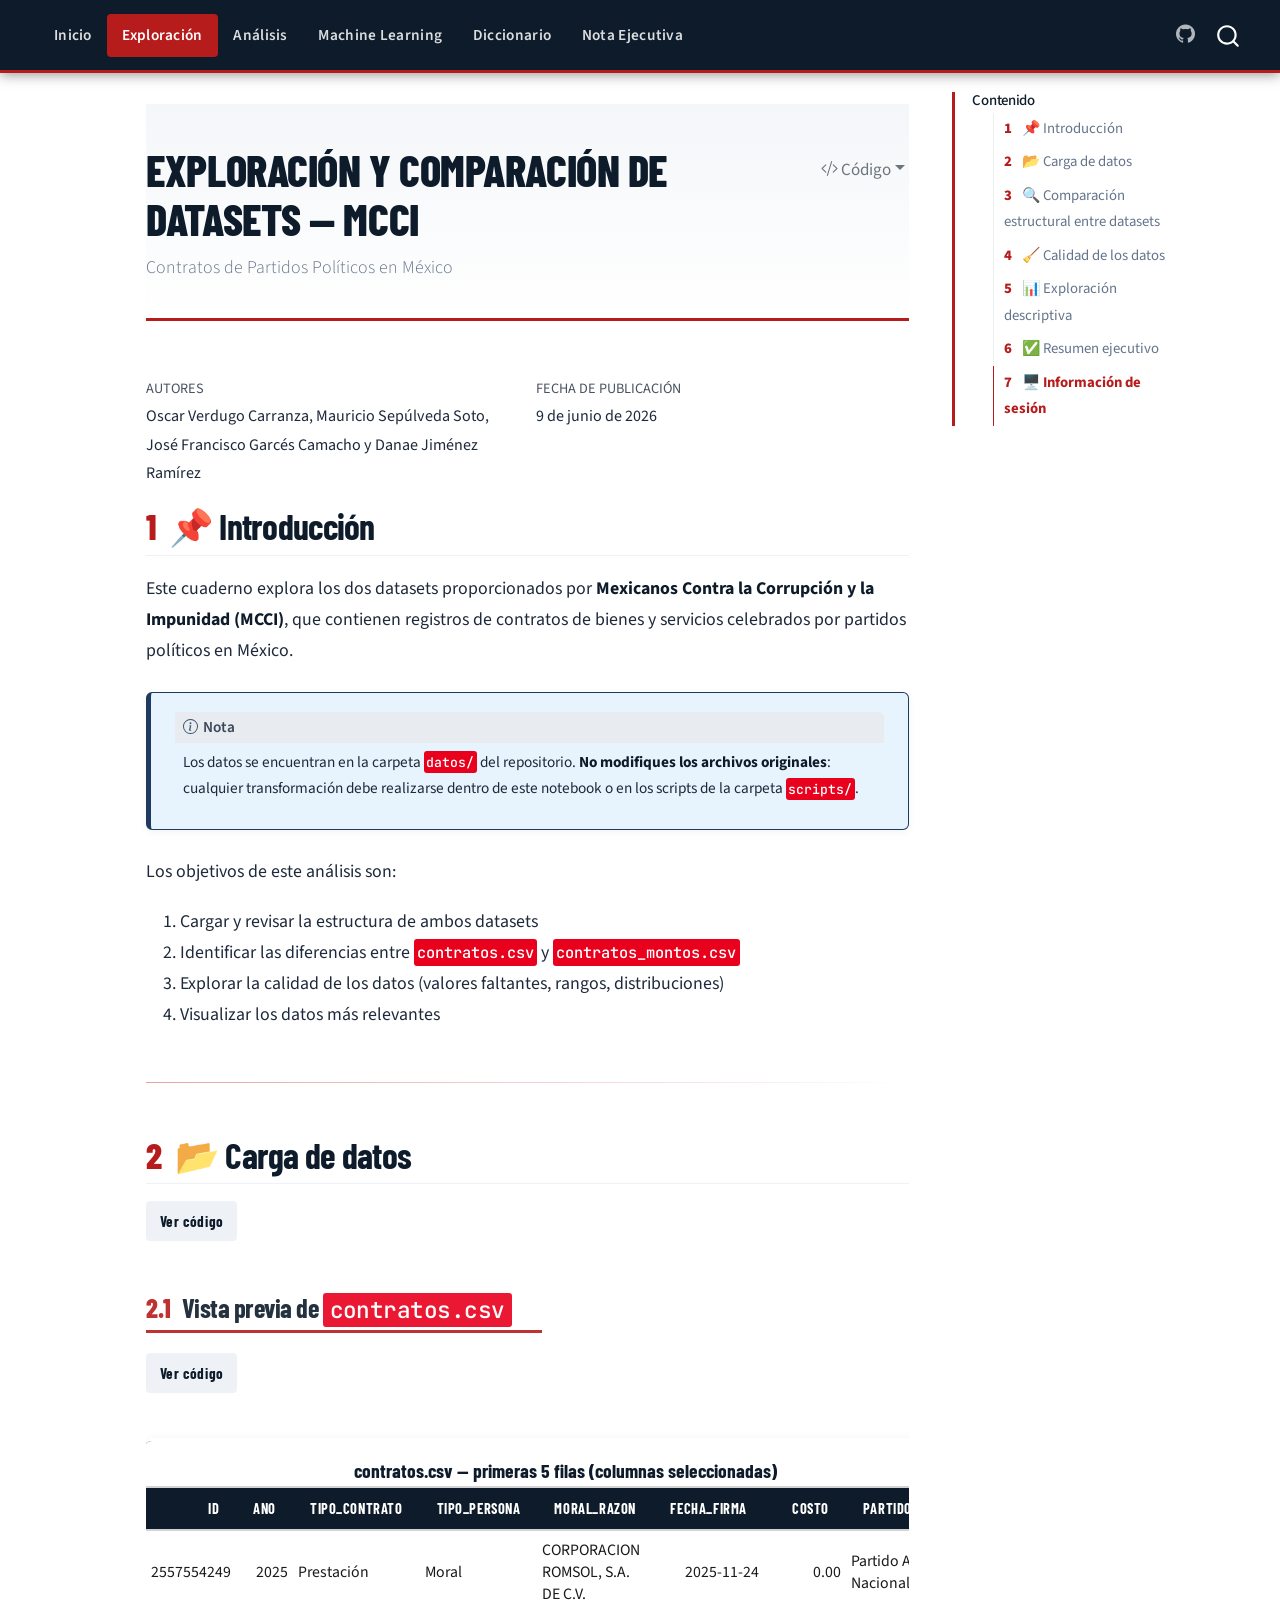
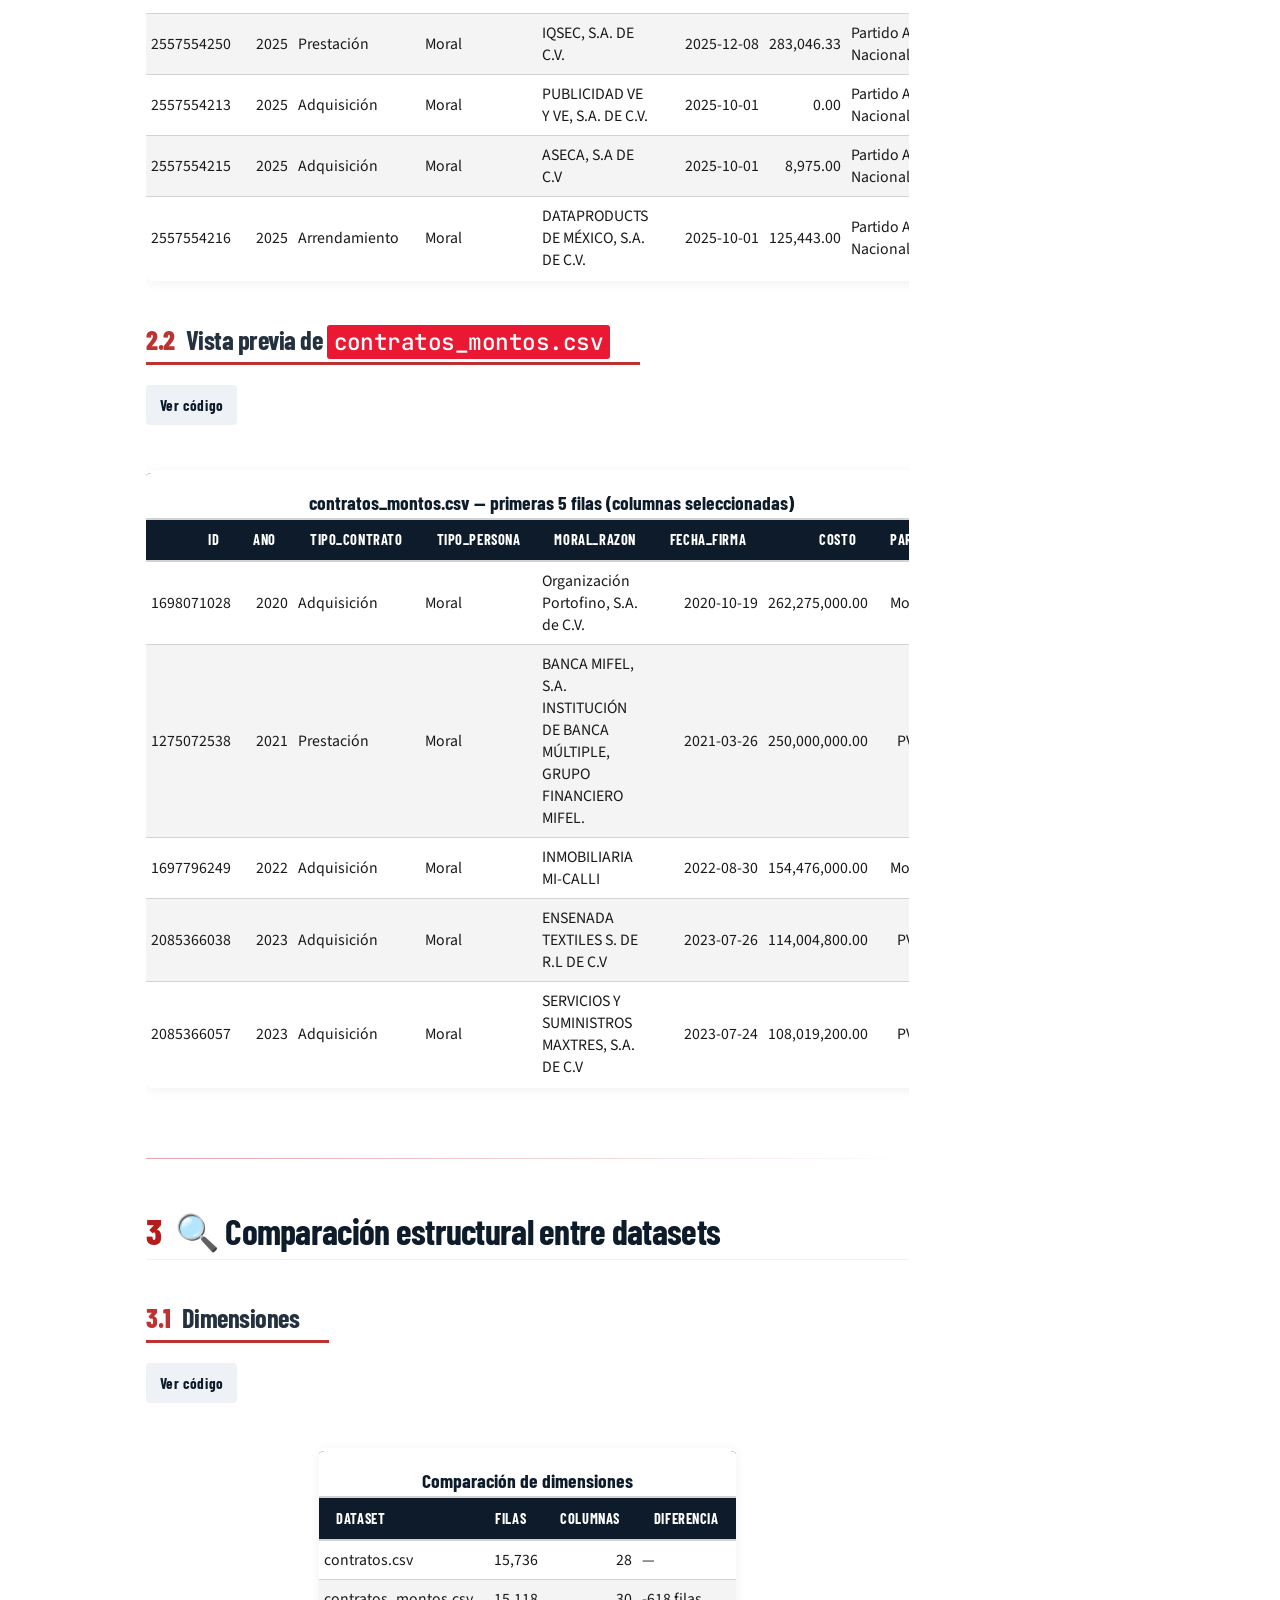
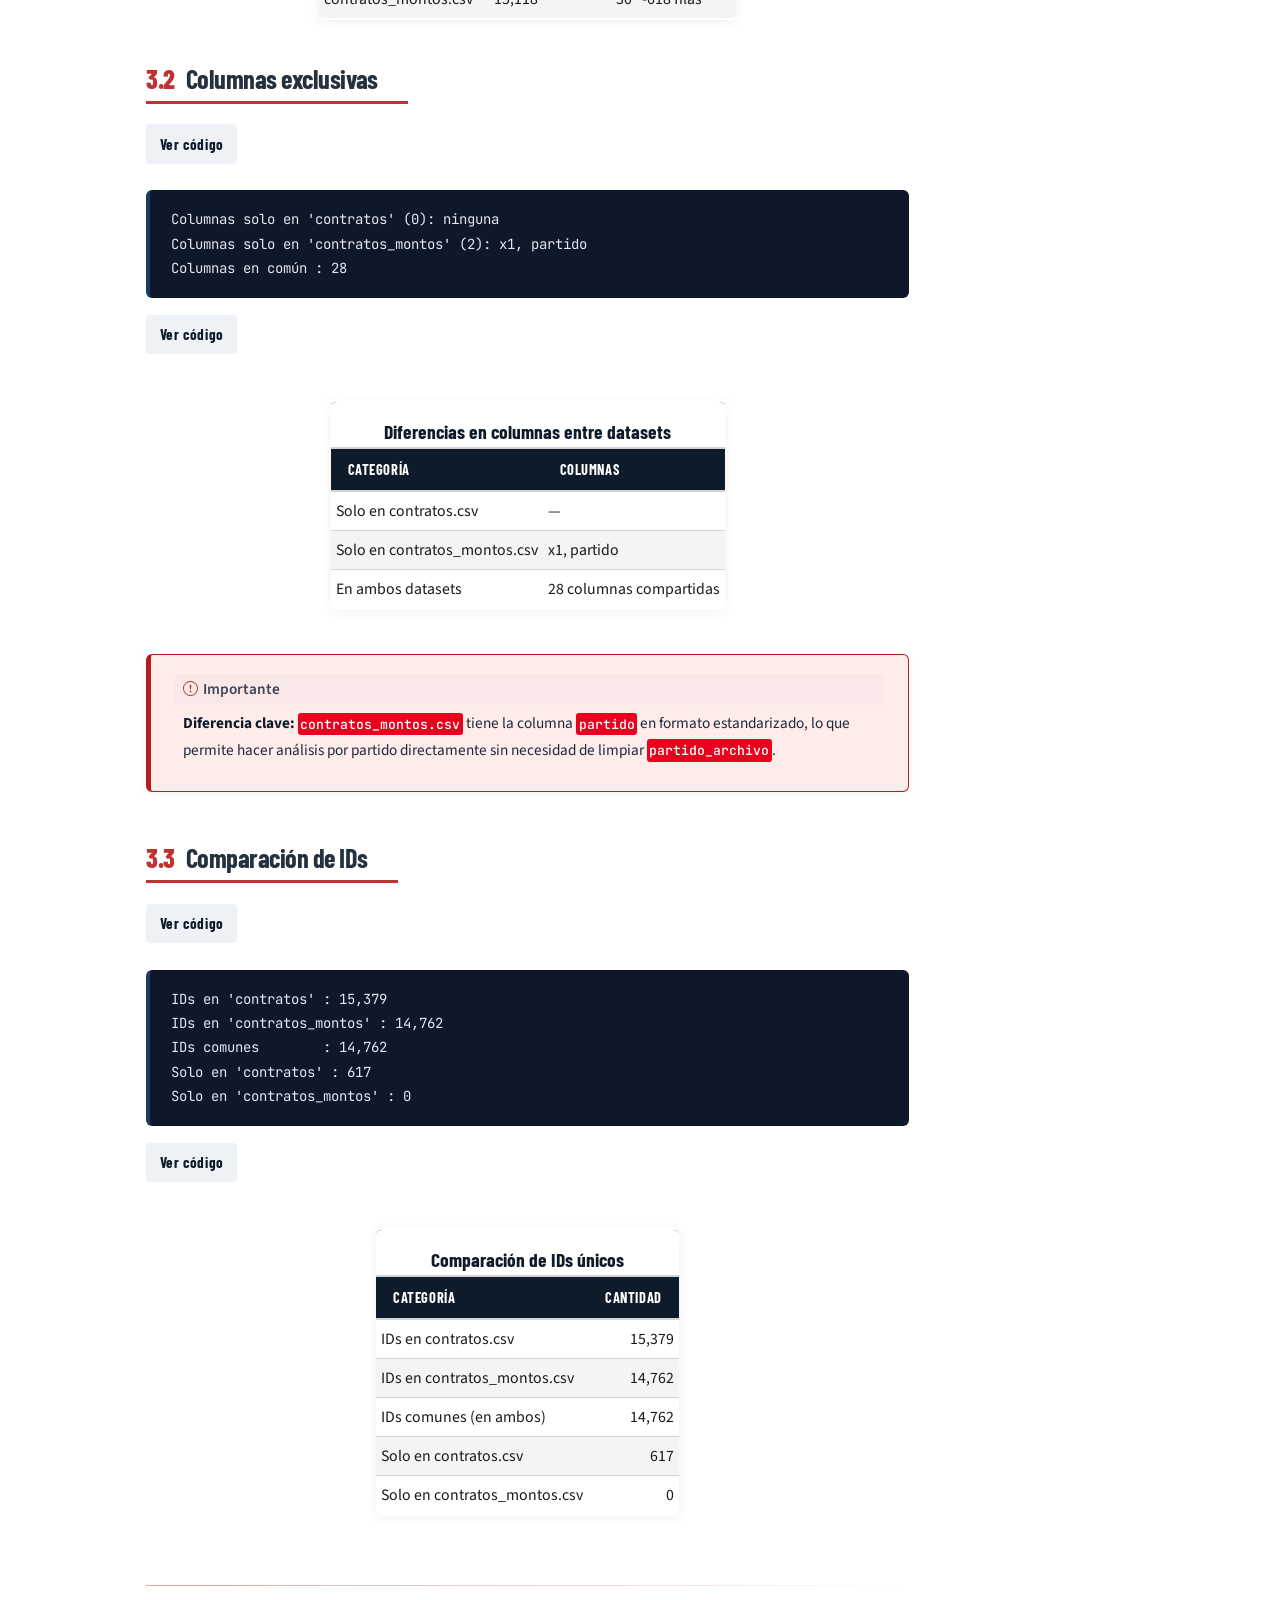
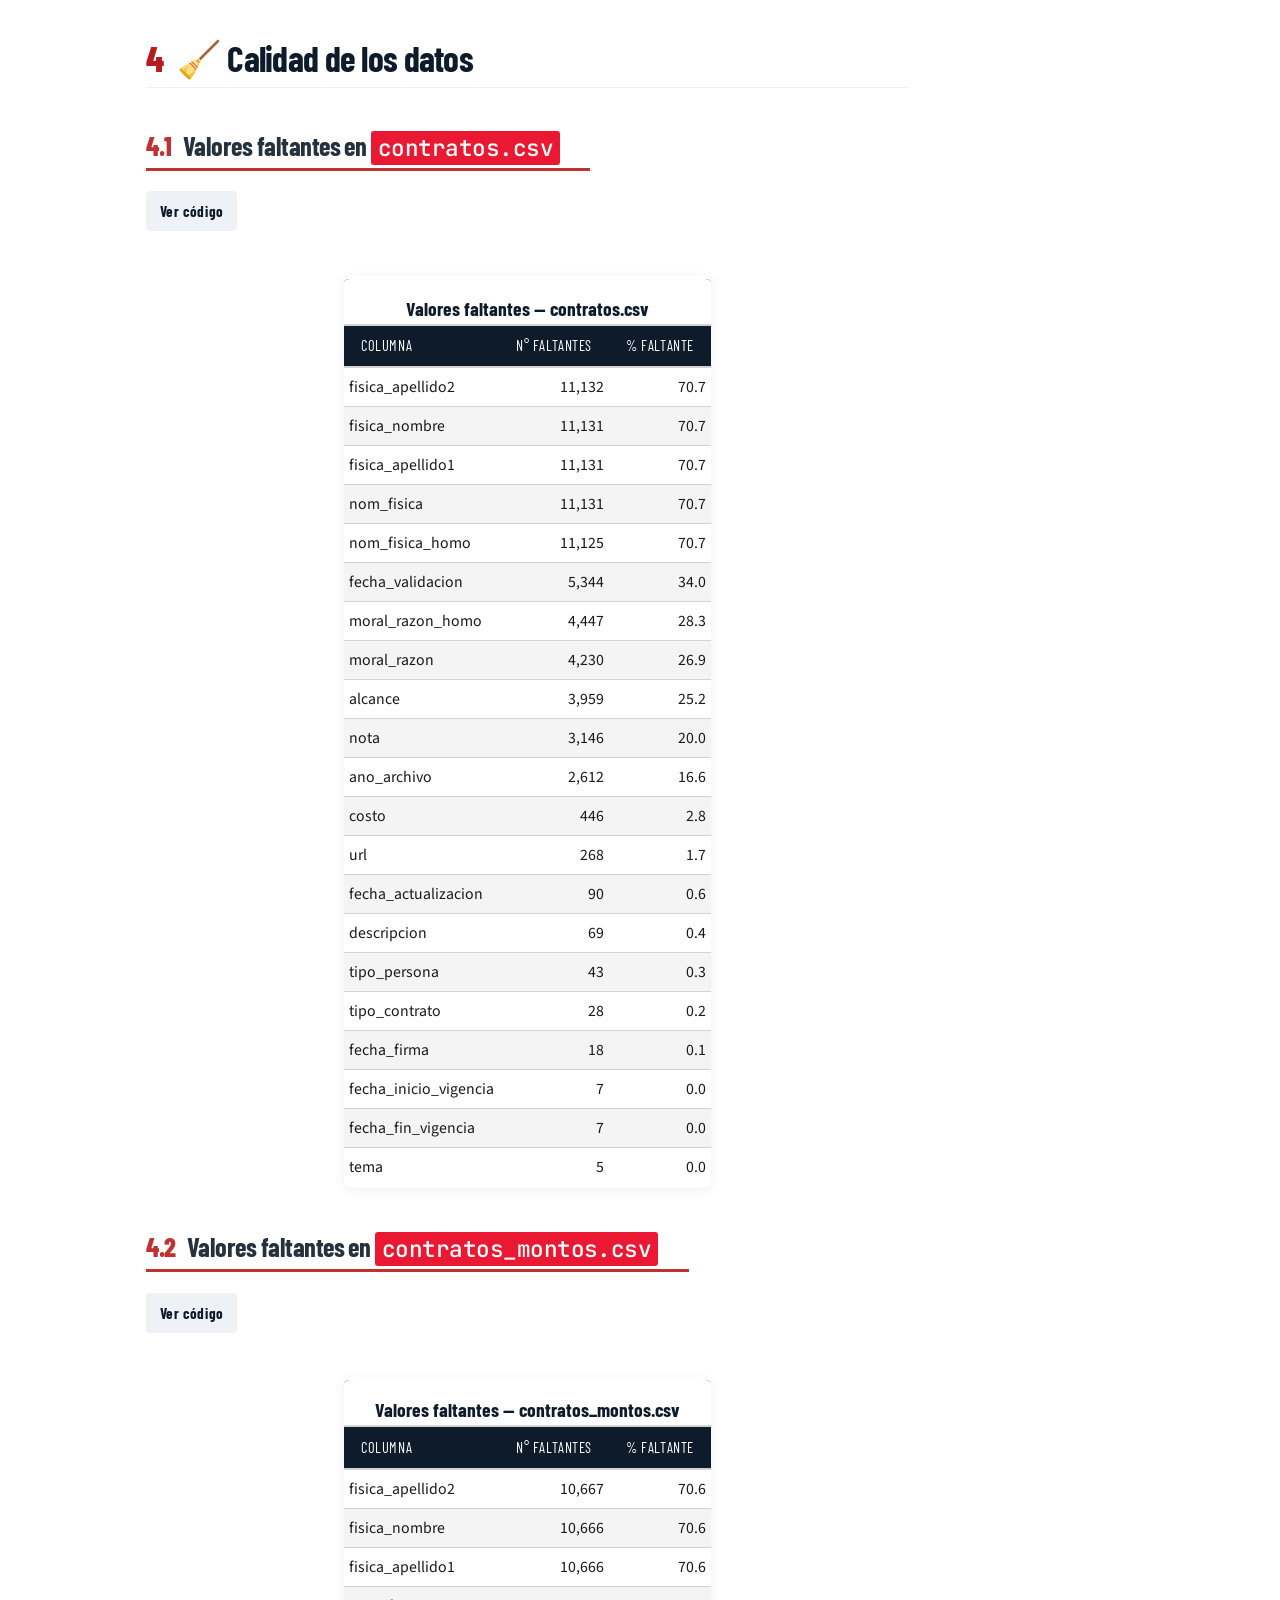
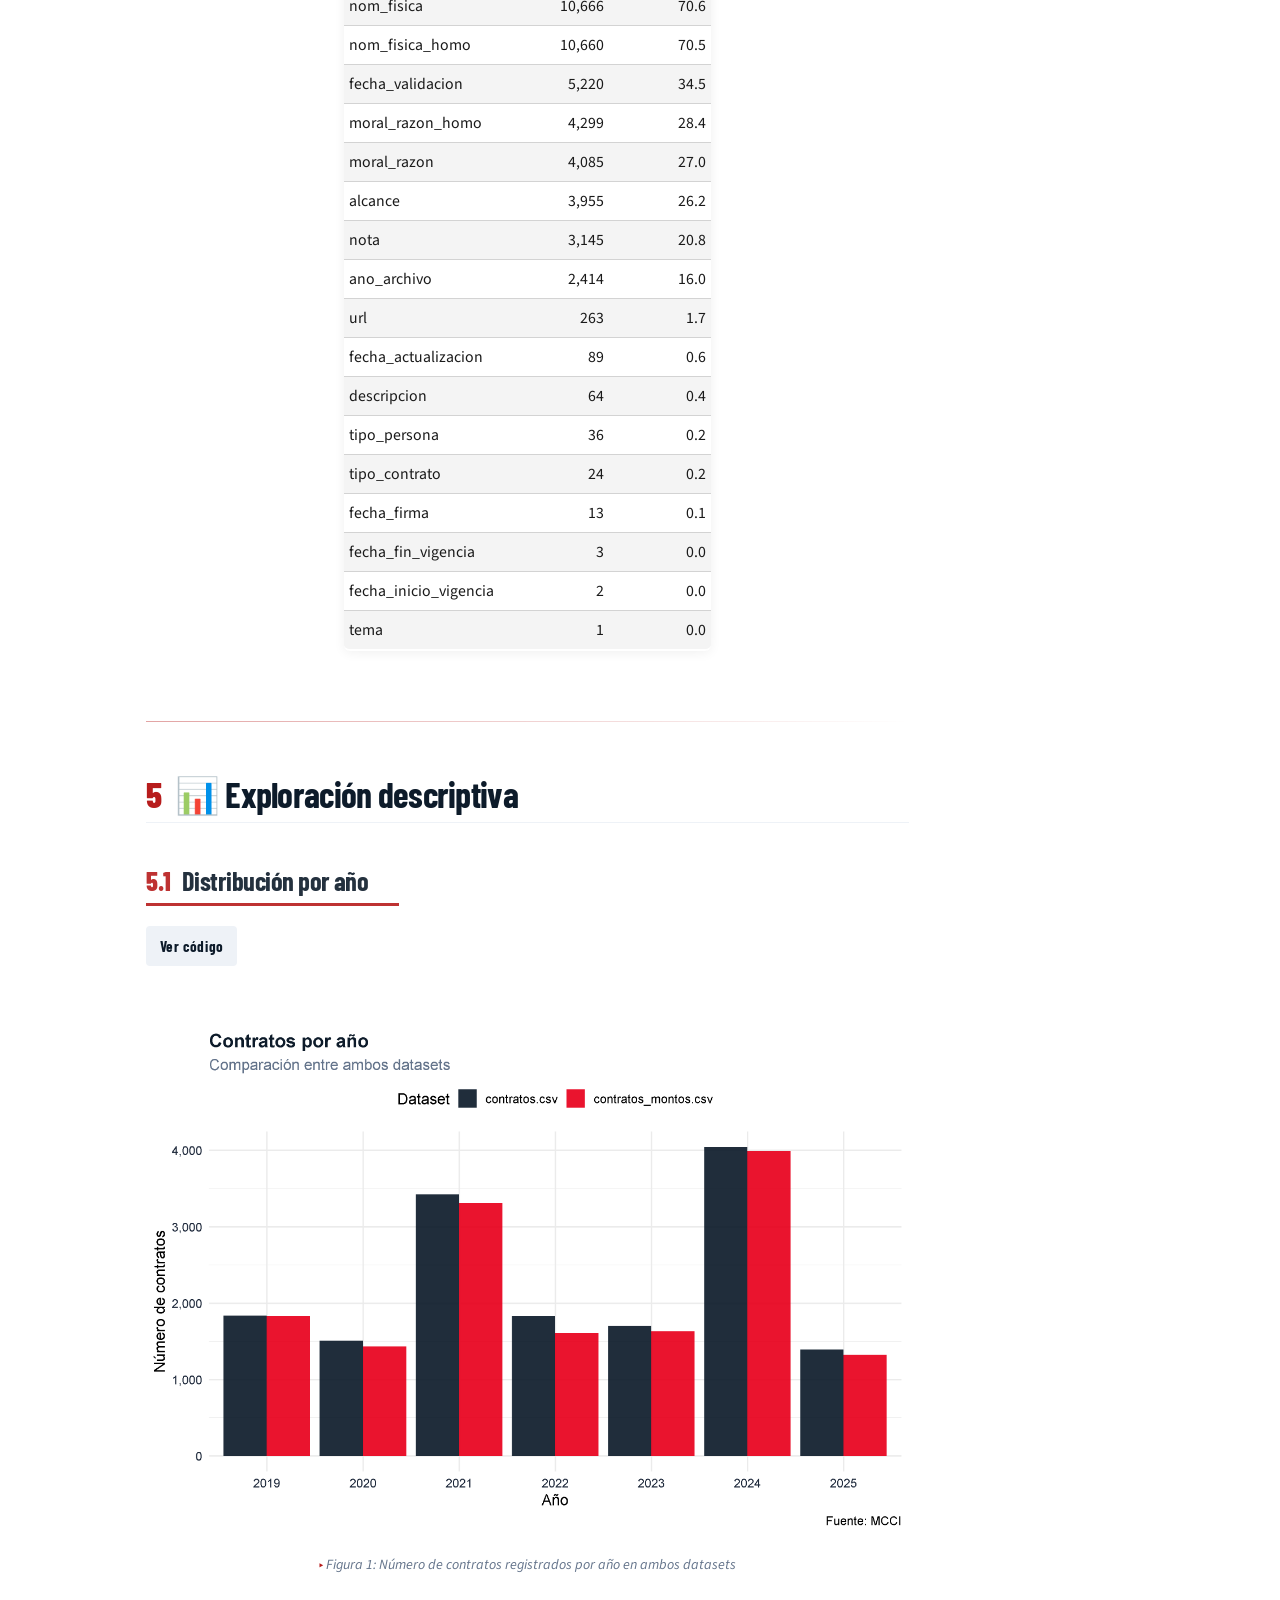
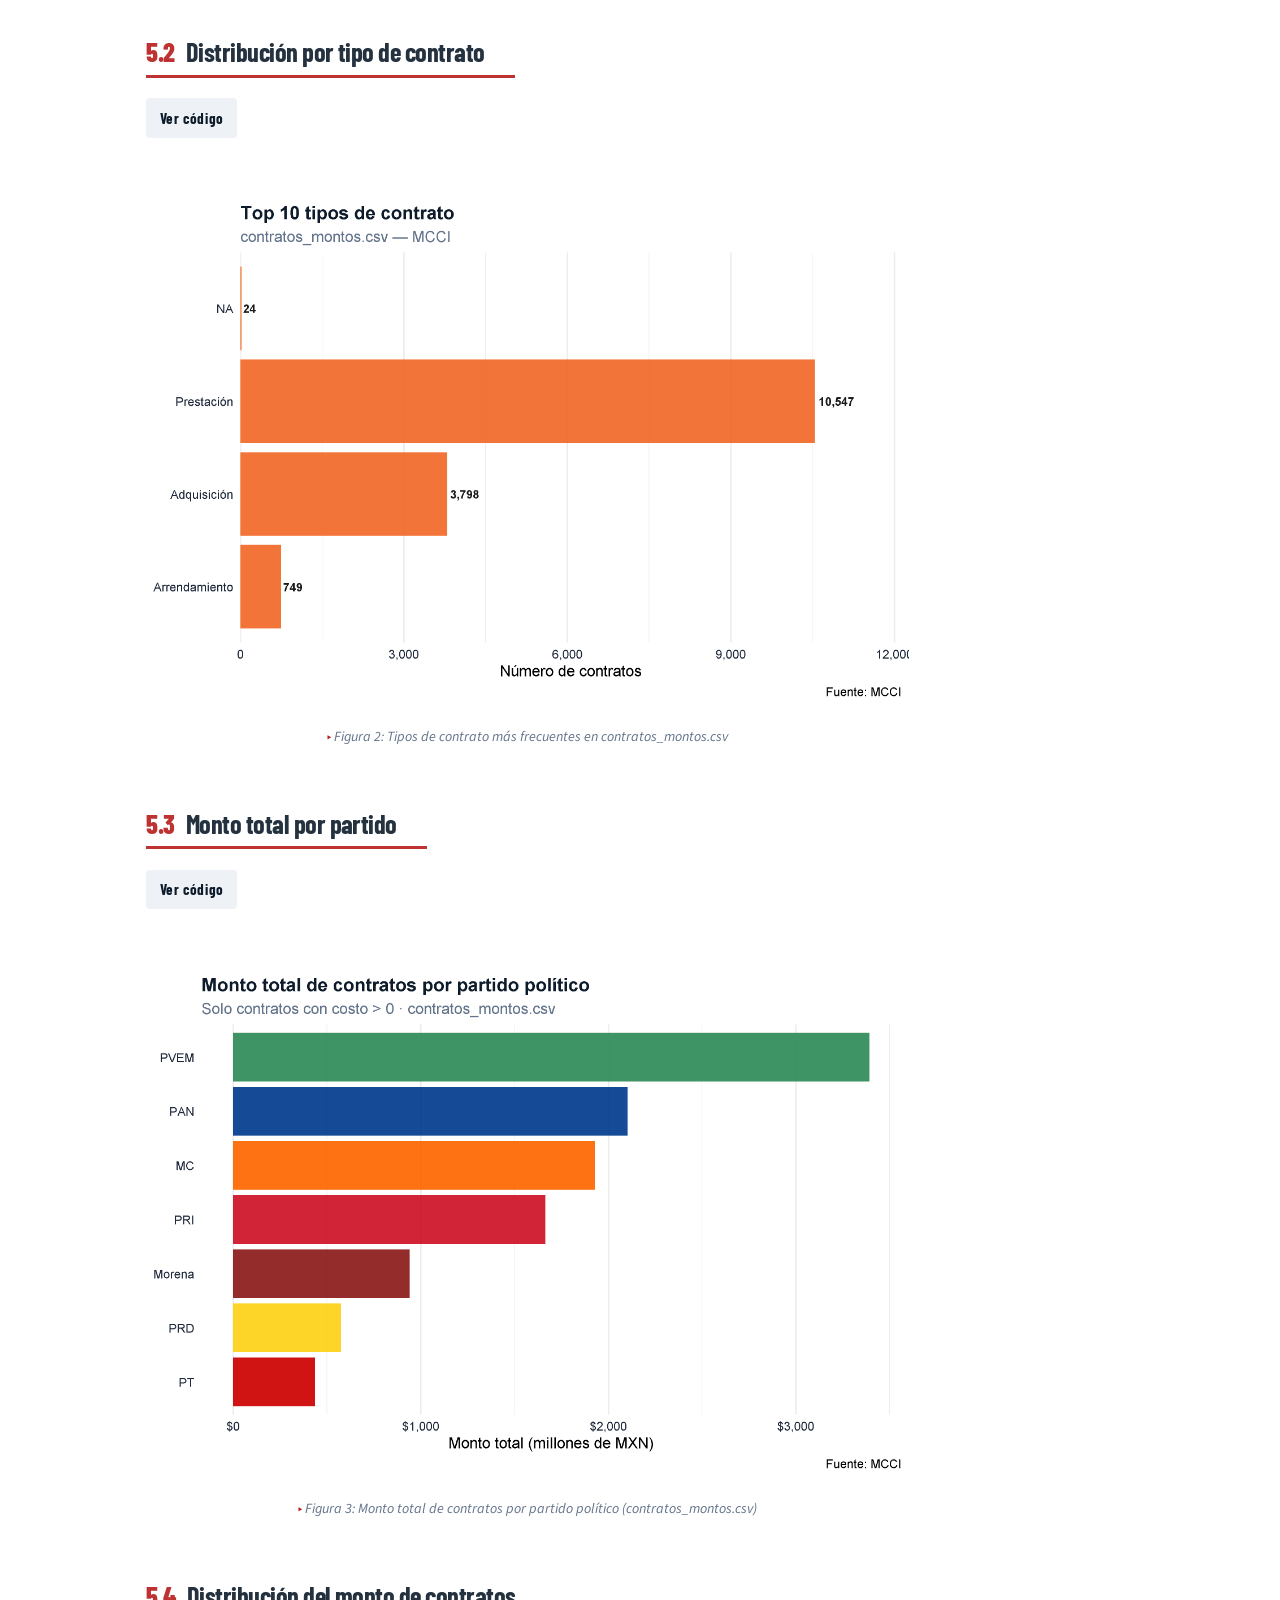
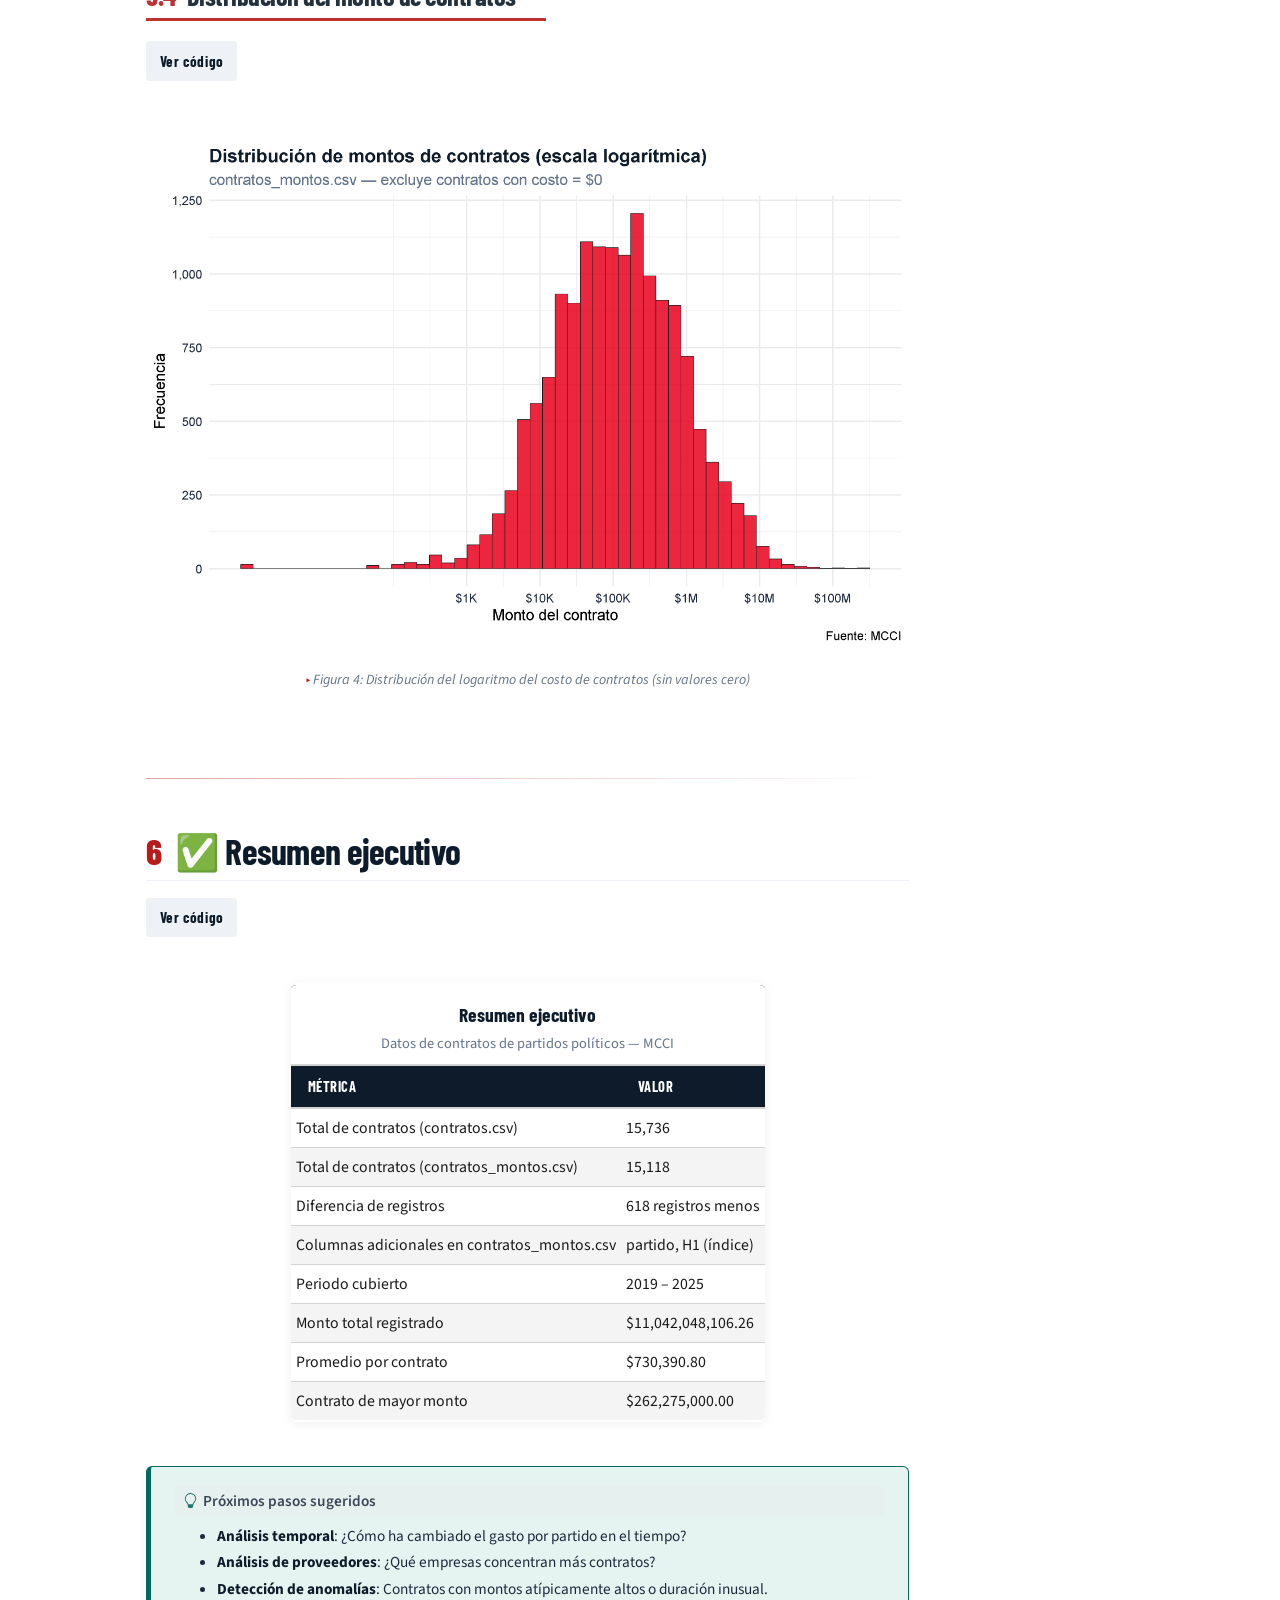
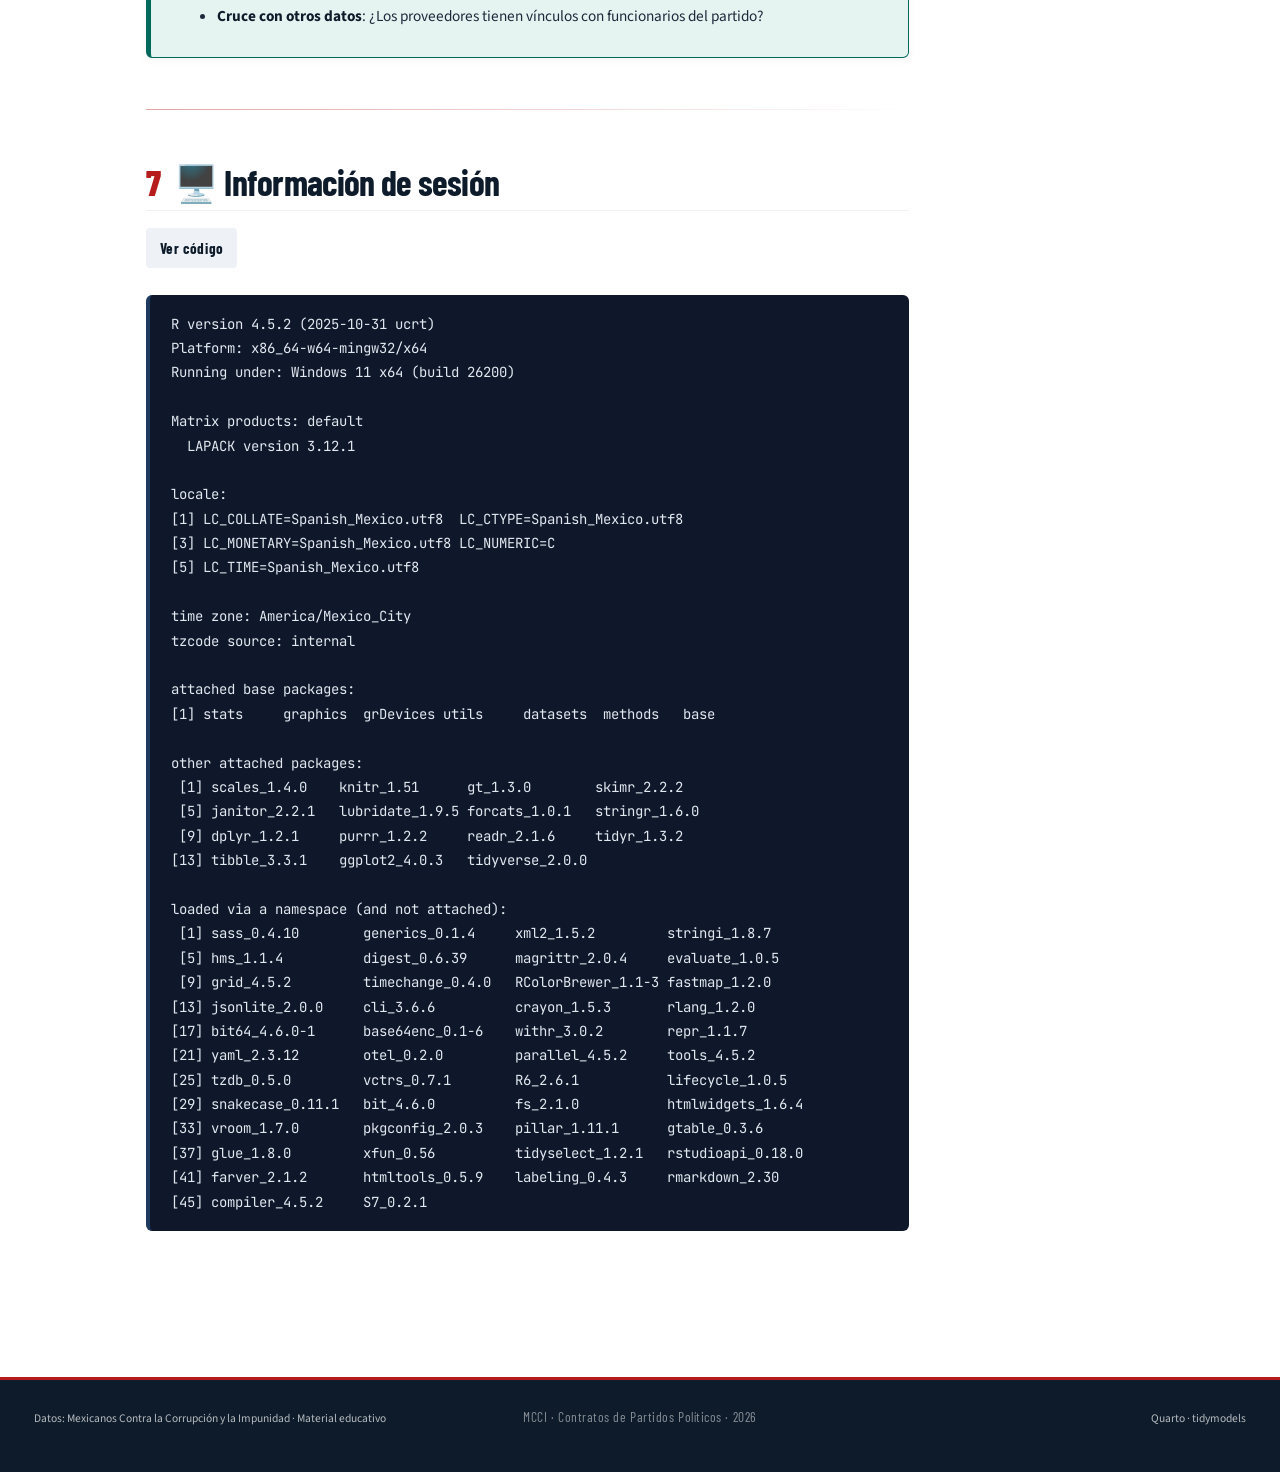
<file: docs/notebooks/01_exploracion.html>
<!DOCTYPE html>
<html xmlns="http://www.w3.org/1999/xhtml" lang="es" xml:lang="es"><head>

<meta charset="utf-8">
<meta name="generator" content="quarto-1.8.25">

<meta name="viewport" content="width=device-width, initial-scale=1.0, user-scalable=yes">

<meta name="author" content="Proyecto Integrador">

<title>Exploración y Comparación de Datasets — MCCI – MCCI · Contratos de Partidos</title>
<style>
code{white-space: pre-wrap;}
span.smallcaps{font-variant: small-caps;}
div.columns{display: flex; gap: min(4vw, 1.5em);}
div.column{flex: auto; overflow-x: auto;}
div.hanging-indent{margin-left: 1.5em; text-indent: -1.5em;}
ul.task-list{list-style: none;}
ul.task-list li input[type="checkbox"] {
  width: 0.8em;
  margin: 0 0.8em 0.2em -1em; /* quarto-specific, see https://github.com/quarto-dev/quarto-cli/issues/4556 */ 
  vertical-align: middle;
}
/* CSS for syntax highlighting */
html { -webkit-text-size-adjust: 100%; }
pre > code.sourceCode { white-space: pre; position: relative; }
pre > code.sourceCode > span { display: inline-block; line-height: 1.25; }
pre > code.sourceCode > span:empty { height: 1.2em; }
.sourceCode { overflow: visible; }
code.sourceCode > span { color: inherit; text-decoration: inherit; }
div.sourceCode { margin: 1em 0; }
pre.sourceCode { margin: 0; }
@media screen {
div.sourceCode { overflow: auto; }
}
@media print {
pre > code.sourceCode { white-space: pre-wrap; }
pre > code.sourceCode > span { text-indent: -5em; padding-left: 5em; }
}
pre.numberSource code
  { counter-reset: source-line 0; }
pre.numberSource code > span
  { position: relative; left: -4em; counter-increment: source-line; }
pre.numberSource code > span > a:first-child::before
  { content: counter(source-line);
    position: relative; left: -1em; text-align: right; vertical-align: baseline;
    border: none; display: inline-block;
    -webkit-touch-callout: none; -webkit-user-select: none;
    -khtml-user-select: none; -moz-user-select: none;
    -ms-user-select: none; user-select: none;
    padding: 0 4px; width: 4em;
  }
pre.numberSource { margin-left: 3em;  padding-left: 4px; }
div.sourceCode
  {   }
@media screen {
pre > code.sourceCode > span > a:first-child::before { text-decoration: underline; }
}
</style>


<script src="../site_libs/quarto-nav/quarto-nav.js"></script>
<script src="../site_libs/quarto-nav/headroom.min.js"></script>
<script src="../site_libs/clipboard/clipboard.min.js"></script>
<script src="../site_libs/quarto-search/autocomplete.umd.js"></script>
<script src="../site_libs/quarto-search/fuse.min.js"></script>
<script src="../site_libs/quarto-search/quarto-search.js"></script>
<meta name="quarto:offset" content="../">
<link href="../styles/favicon.ico" rel="icon">
<script src="../site_libs/quarto-html/quarto.js" type="module"></script>
<script src="../site_libs/quarto-html/tabsets/tabsets.js" type="module"></script>
<script src="../site_libs/quarto-html/axe/axe-check.js" type="module"></script>
<script src="../site_libs/quarto-html/popper.min.js"></script>
<script src="../site_libs/quarto-html/tippy.umd.min.js"></script>
<script src="../site_libs/quarto-html/anchor.min.js"></script>
<link href="../site_libs/quarto-html/tippy.css" rel="stylesheet">
<link href="../site_libs/quarto-html/quarto-syntax-highlighting-62c0cc030c063aa65c1ffce478393af7.css" rel="stylesheet" id="quarto-text-highlighting-styles">
<script src="../site_libs/bootstrap/bootstrap.min.js"></script>
<link href="../site_libs/bootstrap/bootstrap-icons.css" rel="stylesheet">
<link href="../site_libs/bootstrap/bootstrap-5d03f27b4c9bf85b570a5bb3889f6aa2.min.css" rel="stylesheet" append-hash="true" id="quarto-bootstrap" data-mode="light">
<script id="quarto-search-options" type="application/json">{
  "location": "navbar",
  "copy-button": false,
  "collapse-after": 3,
  "panel-placement": "end",
  "type": "overlay",
  "limit": 50,
  "keyboard-shortcut": [
    "f",
    "/",
    "s"
  ],
  "show-item-context": false,
  "language": {
    "search-no-results-text": "No se han encontrado resultados",
    "search-matching-documents-text": "documentos encontrados",
    "search-copy-link-title": "Copiar el enlace en la búsqueda",
    "search-hide-matches-text": "Ocultar resultados adicionales",
    "search-more-match-text": "resultado adicional en este documento",
    "search-more-matches-text": "resultados adicionales en este documento",
    "search-clear-button-title": "Borrar",
    "search-text-placeholder": "",
    "search-detached-cancel-button-title": "Cancelar",
    "search-submit-button-title": "Enviar",
    "search-label": "Buscar"
  }
}</script>
<style>html{ scroll-behavior: smooth; }</style>


<meta property="og:title" content="MCCI — Contratos de Partidos Políticos">
<meta property="og:description" content="Análisis de datos de contratos de partidos políticos en México">
<meta property="og:image" content="https://contralacorrupcion.mx/wp-content/themes/mcci-2025/assets/images/og-mcci.jpg">
<meta property="og:site_name" content="MCCI · Contratos de Partidos">
<meta name="twitter:title" content="MCCI — Contratos de Partidos">
<meta name="twitter:description" content="Análisis de datos de contratos de partidos políticos en México">
<meta name="twitter:image" content="01_exploracion_files/figure-html/fig-por-ano-1.png">
<meta name="twitter:creator" content="@MCCI_Mexico">
<meta name="twitter:card" content="summary_large_image">
<link href="../styles/code-dark.css" rel="stylesheet">
</head>

<body class="nav-fixed quarto-light">

<div id="quarto-search-results"></div>
  <header id="quarto-header" class="headroom fixed-top">
    <nav class="navbar navbar-expand-lg " data-bs-theme="dark">
      <div class="navbar-container container-fluid">
      <div class="navbar-brand-container mx-auto">
    <a href="https://contralacorrupcion.mx" class="navbar-brand navbar-brand-logo">
    <img src="../images/logo-mcci.svg" alt="MCCI" class="navbar-logo light-content">
    <img src="../images/logo-mcci.svg" alt="MCCI" class="navbar-logo dark-content">
    </a>
  </div>
            <div id="quarto-search" class="" title="Buscar"></div>
          <button class="navbar-toggler" type="button" data-bs-toggle="collapse" data-bs-target="#navbarCollapse" aria-controls="navbarCollapse" role="menu" aria-expanded="false" aria-label="Navegación de palanca" onclick="if (window.quartoToggleHeadroom) { window.quartoToggleHeadroom(); }">
  <span class="navbar-toggler-icon"></span>
</button>
          <div class="collapse navbar-collapse" id="navbarCollapse">
            <ul class="navbar-nav navbar-nav-scroll me-auto">
  <li class="nav-item">
    <a class="nav-link" href="../index.html"> 
<span class="menu-text">Inicio</span></a>
  </li>  
  <li class="nav-item">
    <a class="nav-link active" href="../notebooks/01_exploracion.html" aria-current="page"> 
<span class="menu-text">Exploración</span></a>
  </li>  
  <li class="nav-item">
    <a class="nav-link" href="../notebooks/02_contratos_montos.html"> 
<span class="menu-text">Análisis</span></a>
  </li>  
  <li class="nav-item">
    <a class="nav-link" href="../notebooks/02_prediccion_partido_proveedor.html"> 
<span class="menu-text">Machine Learning</span></a>
  </li>  
  <li class="nav-item">
    <a class="nav-link" href="../referencias/diccionario_datos.html"> 
<span class="menu-text">Diccionario</span></a>
  </li>  
  <li class="nav-item">
    <a class="nav-link" href="../nota_difusion.html"> 
<span class="menu-text">Nota Ejecutiva</span></a>
  </li>  
</ul>
            <ul class="navbar-nav navbar-nav-scroll ms-auto">
  <li class="nav-item compact">
    <a class="nav-link" href="https://github.com/thegr8danae/MCCI-contratos-partidos"> <i class="bi bi-github" role="img" aria-label="Repositorio en GitHub">
</i> 
<span class="menu-text"></span></a>
  </li>  
</ul>
          </div> <!-- /navcollapse -->
            <div class="quarto-navbar-tools">
</div>
      </div> <!-- /container-fluid -->
    </nav>
</header>
<!-- content -->
<div id="quarto-content" class="quarto-container page-columns page-rows-contents page-layout-article page-navbar">
<!-- sidebar -->
<!-- margin-sidebar -->
    <div id="quarto-margin-sidebar" class="sidebar margin-sidebar">
        <nav id="TOC" role="doc-toc" class="toc-active">
    <h2 id="toc-title">Contenido</h2>
   
  <ul>
  <li><a href="#introducción" id="toc-introducción" class="nav-link active" data-scroll-target="#introducción"><span class="header-section-number">1</span> 📌 Introducción</a></li>
  <li><a href="#carga-de-datos" id="toc-carga-de-datos" class="nav-link" data-scroll-target="#carga-de-datos"><span class="header-section-number">2</span> 📂 Carga de datos</a>
  <ul class="collapse">
  <li><a href="#vista-previa-de-contratos.csv" id="toc-vista-previa-de-contratos.csv" class="nav-link" data-scroll-target="#vista-previa-de-contratos.csv"><span class="header-section-number">2.1</span> Vista previa de <code>contratos.csv</code></a></li>
  <li><a href="#vista-previa-de-contratos_montos.csv" id="toc-vista-previa-de-contratos_montos.csv" class="nav-link" data-scroll-target="#vista-previa-de-contratos_montos.csv"><span class="header-section-number">2.2</span> Vista previa de <code>contratos_montos.csv</code></a></li>
  </ul></li>
  <li><a href="#comparación-estructural-entre-datasets" id="toc-comparación-estructural-entre-datasets" class="nav-link" data-scroll-target="#comparación-estructural-entre-datasets"><span class="header-section-number">3</span> 🔍 Comparación estructural entre datasets</a>
  <ul class="collapse">
  <li><a href="#dimensiones" id="toc-dimensiones" class="nav-link" data-scroll-target="#dimensiones"><span class="header-section-number">3.1</span> Dimensiones</a></li>
  <li><a href="#columnas-exclusivas" id="toc-columnas-exclusivas" class="nav-link" data-scroll-target="#columnas-exclusivas"><span class="header-section-number">3.2</span> Columnas exclusivas</a></li>
  <li><a href="#comparación-de-ids" id="toc-comparación-de-ids" class="nav-link" data-scroll-target="#comparación-de-ids"><span class="header-section-number">3.3</span> Comparación de IDs</a></li>
  </ul></li>
  <li><a href="#calidad-de-los-datos" id="toc-calidad-de-los-datos" class="nav-link" data-scroll-target="#calidad-de-los-datos"><span class="header-section-number">4</span> 🧹 Calidad de los datos</a>
  <ul class="collapse">
  <li><a href="#valores-faltantes-en-contratos.csv" id="toc-valores-faltantes-en-contratos.csv" class="nav-link" data-scroll-target="#valores-faltantes-en-contratos.csv"><span class="header-section-number">4.1</span> Valores faltantes en <code>contratos.csv</code></a></li>
  <li><a href="#valores-faltantes-en-contratos_montos.csv" id="toc-valores-faltantes-en-contratos_montos.csv" class="nav-link" data-scroll-target="#valores-faltantes-en-contratos_montos.csv"><span class="header-section-number">4.2</span> Valores faltantes en <code>contratos_montos.csv</code></a></li>
  </ul></li>
  <li><a href="#exploración-descriptiva" id="toc-exploración-descriptiva" class="nav-link" data-scroll-target="#exploración-descriptiva"><span class="header-section-number">5</span> 📊 Exploración descriptiva</a>
  <ul class="collapse">
  <li><a href="#distribución-por-año" id="toc-distribución-por-año" class="nav-link" data-scroll-target="#distribución-por-año"><span class="header-section-number">5.1</span> Distribución por año</a></li>
  <li><a href="#distribución-por-tipo-de-contrato" id="toc-distribución-por-tipo-de-contrato" class="nav-link" data-scroll-target="#distribución-por-tipo-de-contrato"><span class="header-section-number">5.2</span> Distribución por tipo de contrato</a></li>
  <li><a href="#monto-total-por-partido" id="toc-monto-total-por-partido" class="nav-link" data-scroll-target="#monto-total-por-partido"><span class="header-section-number">5.3</span> Monto total por partido</a></li>
  <li><a href="#distribución-del-monto-de-contratos" id="toc-distribución-del-monto-de-contratos" class="nav-link" data-scroll-target="#distribución-del-monto-de-contratos"><span class="header-section-number">5.4</span> Distribución del monto de contratos</a></li>
  </ul></li>
  <li><a href="#resumen-ejecutivo" id="toc-resumen-ejecutivo" class="nav-link" data-scroll-target="#resumen-ejecutivo"><span class="header-section-number">6</span> ✅ Resumen ejecutivo</a></li>
  <li><a href="#información-de-sesión" id="toc-información-de-sesión" class="nav-link" data-scroll-target="#información-de-sesión"><span class="header-section-number">7</span> 🖥️ Información de sesión</a></li>
  </ul>
</nav>
    </div>
<!-- main -->
<main class="content" id="quarto-document-content">

<header id="title-block-header" class="quarto-title-block default">
<div class="quarto-title">
<div class="quarto-title-block"><div><h1 class="title">Exploración y Comparación de Datasets — MCCI</h1><button type="button" class="btn code-tools-button dropdown-toggle" id="quarto-code-tools-menu" data-bs-toggle="dropdown" aria-expanded="false"><i class="bi"></i> Código</button><ul class="dropdown-menu dropdown-menu-end" aria-labelelledby="quarto-code-tools-menu"><li><a id="quarto-show-all-code" class="dropdown-item" href="javascript:void(0)" role="button">Mostrar todo el código</a></li><li><a id="quarto-hide-all-code" class="dropdown-item" href="javascript:void(0)" role="button">Ocultar todo el código</a></li><li><hr class="dropdown-divider"></li><li><a id="quarto-view-source" class="dropdown-item" href="javascript:void(0)" role="button">Ver el código fuente</a></li></ul></div></div>
<p class="subtitle lead">Contratos de Partidos Políticos en México</p>
</div>



<div class="quarto-title-meta">

    <div>
    <div class="quarto-title-meta-heading">Autores</div>
    <div class="quarto-title-meta-contents">
             <p>Oscar Verdugo Carranza, Mauricio Sepúlveda Soto, José Francisco Garcés Camacho y Danae Jiménez Ramírez </p>
          </div>
  </div>
    
    <div>
    <div class="quarto-title-meta-heading">Fecha de publicación</div>
    <div class="quarto-title-meta-contents">
      <p class="date">9 de junio de 2026</p>
    </div>
  </div>
  
    
  </div>
  


</header>


<section id="introducción" class="level2" data-number="1">
<h2 data-number="1" class="anchored" data-anchor-id="introducción"><span class="header-section-number">1</span> 📌 Introducción</h2>
<p>Este cuaderno explora los dos datasets proporcionados por <strong>Mexicanos Contra la Corrupción y la Impunidad (MCCI)</strong>, que contienen registros de contratos de bienes y servicios celebrados por partidos políticos en México.</p>
<div class="callout callout-style-default callout-note callout-titled">
<div class="callout-header d-flex align-content-center">
<div class="callout-icon-container">
<i class="callout-icon"></i>
</div>
<div class="callout-title-container flex-fill">
Nota
</div>
</div>
<div class="callout-body-container callout-body">
<p>Los datos se encuentran en la carpeta <code>datos/</code> del repositorio. <strong>No modifiques los archivos originales</strong>: cualquier transformación debe realizarse dentro de este notebook o en los scripts de la carpeta <code>scripts/</code>.</p>
</div>
</div>
<p>Los objetivos de este análisis son:</p>
<ol type="1">
<li>Cargar y revisar la estructura de ambos datasets</li>
<li>Identificar las diferencias entre <code>contratos.csv</code> y <code>contratos_montos.csv</code></li>
<li>Explorar la calidad de los datos (valores faltantes, rangos, distribuciones)</li>
<li>Visualizar los datos más relevantes</li>
</ol>
<hr>
</section>
<section id="carga-de-datos" class="level2" data-number="2">
<h2 data-number="2" class="anchored" data-anchor-id="carga-de-datos"><span class="header-section-number">2</span> 📂 Carga de datos</h2>
<div class="cell">
<details class="code-fold">
<summary>Ver código</summary>
<div class="code-copy-outer-scaffold"><div class="sourceCode cell-code" id="cb1"><pre class="sourceCode r code-with-copy"><code class="sourceCode r"><span id="cb1-1"><a href="#cb1-1" aria-hidden="true" tabindex="-1"></a><span class="co"># Cargar ambos datasets usando las funciones de utils.R</span></span>
<span id="cb1-2"><a href="#cb1-2" aria-hidden="true" tabindex="-1"></a>contratos        <span class="ot">&lt;-</span> <span class="fu">cargar_contratos</span>(<span class="st">"../../datos/contratos.csv"</span>)</span>
<span id="cb1-3"><a href="#cb1-3" aria-hidden="true" tabindex="-1"></a>contratos_montos <span class="ot">&lt;-</span> <span class="fu">cargar_contratos_montos</span>(<span class="st">"../../datos/contratos_montos.csv"</span>)</span></code></pre></div><button title="Copiar al portapapeles" class="code-copy-button"><i class="bi"></i></button></div>
</details>
</div>
<section id="vista-previa-de-contratos.csv" class="level3" data-number="2.1">
<h3 data-number="2.1" class="anchored" data-anchor-id="vista-previa-de-contratos.csv"><span class="header-section-number">2.1</span> Vista previa de <code>contratos.csv</code></h3>
<div class="cell">
<details class="code-fold">
<summary>Ver código</summary>
<div class="code-copy-outer-scaffold"><div class="sourceCode cell-code" id="cb2"><pre class="sourceCode r code-with-copy"><code class="sourceCode r"><span id="cb2-1"><a href="#cb2-1" aria-hidden="true" tabindex="-1"></a>contratos <span class="sc">|&gt;</span></span>
<span id="cb2-2"><a href="#cb2-2" aria-hidden="true" tabindex="-1"></a>  <span class="fu">head</span>(<span class="dv">5</span>) <span class="sc">|&gt;</span></span>
<span id="cb2-3"><a href="#cb2-3" aria-hidden="true" tabindex="-1"></a>  <span class="fu">select</span>(id, ano, tipo_contrato, tipo_persona, moral_razon,</span>
<span id="cb2-4"><a href="#cb2-4" aria-hidden="true" tabindex="-1"></a>         fecha_firma, costo, partido_archivo) <span class="sc">|&gt;</span></span>
<span id="cb2-5"><a href="#cb2-5" aria-hidden="true" tabindex="-1"></a>  <span class="fu">gt</span>() <span class="sc">|&gt;</span></span>
<span id="cb2-6"><a href="#cb2-6" aria-hidden="true" tabindex="-1"></a>  <span class="fu">tab_header</span>(<span class="at">title =</span> <span class="st">"contratos.csv — primeras 5 filas (columnas seleccionadas)"</span>) <span class="sc">|&gt;</span></span>
<span id="cb2-7"><a href="#cb2-7" aria-hidden="true" tabindex="-1"></a>  <span class="fu">fmt_number</span>(<span class="at">columns =</span> costo, <span class="at">sep_mark =</span> <span class="st">","</span>, <span class="at">dec_mark =</span> <span class="st">"."</span>, <span class="at">decimals =</span> <span class="dv">2</span>) <span class="sc">|&gt;</span></span>
<span id="cb2-8"><a href="#cb2-8" aria-hidden="true" tabindex="-1"></a>  <span class="fu">tab_style</span>(</span>
<span id="cb2-9"><a href="#cb2-9" aria-hidden="true" tabindex="-1"></a>    <span class="at">style =</span> <span class="fu">cell_text</span>(<span class="at">weight =</span> <span class="st">"bold"</span>),</span>
<span id="cb2-10"><a href="#cb2-10" aria-hidden="true" tabindex="-1"></a>    <span class="at">locations =</span> <span class="fu">cells_column_labels</span>()</span>
<span id="cb2-11"><a href="#cb2-11" aria-hidden="true" tabindex="-1"></a>  )</span></code></pre></div><button title="Copiar al portapapeles" class="code-copy-button"><i class="bi"></i></button></div>
</details>
<div class="cell-output-display">
<div id="oduvlghkwx" style="padding-left:0px;padding-right:0px;padding-top:10px;padding-bottom:10px;overflow-x:auto;overflow-y:auto;width:auto;height:auto;">
<style>#oduvlghkwx table {
  font-family: system-ui, 'Segoe UI', Roboto, Helvetica, Arial, sans-serif, 'Apple Color Emoji', 'Segoe UI Emoji', 'Segoe UI Symbol', 'Noto Color Emoji';
  -webkit-font-smoothing: antialiased;
  -moz-osx-font-smoothing: grayscale;
}

#oduvlghkwx thead, #oduvlghkwx tbody, #oduvlghkwx tfoot, #oduvlghkwx tr, #oduvlghkwx td, #oduvlghkwx th {
  border-style: none;
}

#oduvlghkwx p {
  margin: 0;
  padding: 0;
}

#oduvlghkwx .gt_table {
  display: table;
  border-collapse: collapse;
  line-height: normal;
  margin-left: auto;
  margin-right: auto;
  color: #333333;
  font-size: 16px;
  font-weight: normal;
  font-style: normal;
  background-color: #FFFFFF;
  width: auto;
  border-top-style: solid;
  border-top-width: 2px;
  border-top-color: #A8A8A8;
  border-right-style: none;
  border-right-width: 2px;
  border-right-color: #D3D3D3;
  border-bottom-style: solid;
  border-bottom-width: 2px;
  border-bottom-color: #A8A8A8;
  border-left-style: none;
  border-left-width: 2px;
  border-left-color: #D3D3D3;
}

#oduvlghkwx .gt_caption {
  padding-top: 4px;
  padding-bottom: 4px;
}

#oduvlghkwx .gt_title {
  color: #333333;
  font-size: 125%;
  font-weight: initial;
  padding-top: 4px;
  padding-bottom: 4px;
  padding-left: 5px;
  padding-right: 5px;
  border-bottom-color: #FFFFFF;
  border-bottom-width: 0;
}

#oduvlghkwx .gt_subtitle {
  color: #333333;
  font-size: 85%;
  font-weight: initial;
  padding-top: 3px;
  padding-bottom: 5px;
  padding-left: 5px;
  padding-right: 5px;
  border-top-color: #FFFFFF;
  border-top-width: 0;
}

#oduvlghkwx .gt_heading {
  background-color: #FFFFFF;
  text-align: center;
  border-bottom-color: #FFFFFF;
  border-left-style: none;
  border-left-width: 1px;
  border-left-color: #D3D3D3;
  border-right-style: none;
  border-right-width: 1px;
  border-right-color: #D3D3D3;
}

#oduvlghkwx .gt_bottom_border {
  border-bottom-style: solid;
  border-bottom-width: 2px;
  border-bottom-color: #D3D3D3;
}

#oduvlghkwx .gt_col_headings {
  border-top-style: solid;
  border-top-width: 2px;
  border-top-color: #D3D3D3;
  border-bottom-style: solid;
  border-bottom-width: 2px;
  border-bottom-color: #D3D3D3;
  border-left-style: none;
  border-left-width: 1px;
  border-left-color: #D3D3D3;
  border-right-style: none;
  border-right-width: 1px;
  border-right-color: #D3D3D3;
}

#oduvlghkwx .gt_col_heading {
  color: #333333;
  background-color: #FFFFFF;
  font-size: 100%;
  font-weight: normal;
  text-transform: inherit;
  border-left-style: none;
  border-left-width: 1px;
  border-left-color: #D3D3D3;
  border-right-style: none;
  border-right-width: 1px;
  border-right-color: #D3D3D3;
  vertical-align: bottom;
  padding-top: 5px;
  padding-bottom: 6px;
  padding-left: 5px;
  padding-right: 5px;
  overflow-x: hidden;
}

#oduvlghkwx .gt_column_spanner_outer {
  color: #333333;
  background-color: #FFFFFF;
  font-size: 100%;
  font-weight: normal;
  text-transform: inherit;
  padding-top: 0;
  padding-bottom: 0;
  padding-left: 4px;
  padding-right: 4px;
}

#oduvlghkwx .gt_column_spanner_outer:first-child {
  padding-left: 0;
}

#oduvlghkwx .gt_column_spanner_outer:last-child {
  padding-right: 0;
}

#oduvlghkwx .gt_column_spanner {
  border-bottom-style: solid;
  border-bottom-width: 2px;
  border-bottom-color: #D3D3D3;
  vertical-align: bottom;
  padding-top: 5px;
  padding-bottom: 5px;
  overflow-x: hidden;
  display: inline-block;
  width: 100%;
}

#oduvlghkwx .gt_spanner_row {
  border-bottom-style: hidden;
}

#oduvlghkwx .gt_group_heading {
  padding-top: 8px;
  padding-bottom: 8px;
  padding-left: 5px;
  padding-right: 5px;
  color: #333333;
  background-color: #FFFFFF;
  font-size: 100%;
  font-weight: initial;
  text-transform: inherit;
  border-top-style: solid;
  border-top-width: 2px;
  border-top-color: #D3D3D3;
  border-bottom-style: solid;
  border-bottom-width: 2px;
  border-bottom-color: #D3D3D3;
  border-left-style: none;
  border-left-width: 1px;
  border-left-color: #D3D3D3;
  border-right-style: none;
  border-right-width: 1px;
  border-right-color: #D3D3D3;
  vertical-align: middle;
  text-align: left;
}

#oduvlghkwx .gt_empty_group_heading {
  padding: 0.5px;
  color: #333333;
  background-color: #FFFFFF;
  font-size: 100%;
  font-weight: initial;
  border-top-style: solid;
  border-top-width: 2px;
  border-top-color: #D3D3D3;
  border-bottom-style: solid;
  border-bottom-width: 2px;
  border-bottom-color: #D3D3D3;
  vertical-align: middle;
}

#oduvlghkwx .gt_from_md > :first-child {
  margin-top: 0;
}

#oduvlghkwx .gt_from_md > :last-child {
  margin-bottom: 0;
}

#oduvlghkwx .gt_row {
  padding-top: 8px;
  padding-bottom: 8px;
  padding-left: 5px;
  padding-right: 5px;
  margin: 10px;
  border-top-style: solid;
  border-top-width: 1px;
  border-top-color: #D3D3D3;
  border-left-style: none;
  border-left-width: 1px;
  border-left-color: #D3D3D3;
  border-right-style: none;
  border-right-width: 1px;
  border-right-color: #D3D3D3;
  vertical-align: middle;
  overflow-x: hidden;
}

#oduvlghkwx .gt_stub {
  color: #333333;
  background-color: #FFFFFF;
  font-size: 100%;
  font-weight: initial;
  text-transform: inherit;
  border-right-style: solid;
  border-right-width: 2px;
  border-right-color: #D3D3D3;
  padding-left: 5px;
  padding-right: 5px;
}

#oduvlghkwx .gt_stub_row_group {
  color: #333333;
  background-color: #FFFFFF;
  font-size: 100%;
  font-weight: initial;
  text-transform: inherit;
  border-right-style: solid;
  border-right-width: 2px;
  border-right-color: #D3D3D3;
  padding-left: 5px;
  padding-right: 5px;
  vertical-align: top;
}

#oduvlghkwx .gt_row_group_first td {
  border-top-width: 2px;
}

#oduvlghkwx .gt_row_group_first th {
  border-top-width: 2px;
}

#oduvlghkwx .gt_summary_row {
  color: #333333;
  background-color: #FFFFFF;
  text-transform: inherit;
  padding-top: 8px;
  padding-bottom: 8px;
  padding-left: 5px;
  padding-right: 5px;
}

#oduvlghkwx .gt_first_summary_row {
  border-top-style: solid;
  border-top-color: #D3D3D3;
}

#oduvlghkwx .gt_first_summary_row.thick {
  border-top-width: 2px;
}

#oduvlghkwx .gt_last_summary_row {
  padding-top: 8px;
  padding-bottom: 8px;
  padding-left: 5px;
  padding-right: 5px;
  border-bottom-style: solid;
  border-bottom-width: 2px;
  border-bottom-color: #D3D3D3;
}

#oduvlghkwx .gt_grand_summary_row {
  color: #333333;
  background-color: #FFFFFF;
  text-transform: inherit;
  padding-top: 8px;
  padding-bottom: 8px;
  padding-left: 5px;
  padding-right: 5px;
}

#oduvlghkwx .gt_first_grand_summary_row {
  padding-top: 8px;
  padding-bottom: 8px;
  padding-left: 5px;
  padding-right: 5px;
  border-top-style: double;
  border-top-width: 6px;
  border-top-color: #D3D3D3;
}

#oduvlghkwx .gt_last_grand_summary_row_top {
  padding-top: 8px;
  padding-bottom: 8px;
  padding-left: 5px;
  padding-right: 5px;
  border-bottom-style: double;
  border-bottom-width: 6px;
  border-bottom-color: #D3D3D3;
}

#oduvlghkwx .gt_striped {
  background-color: rgba(128, 128, 128, 0.05);
}

#oduvlghkwx .gt_table_body {
  border-top-style: solid;
  border-top-width: 2px;
  border-top-color: #D3D3D3;
  border-bottom-style: solid;
  border-bottom-width: 2px;
  border-bottom-color: #D3D3D3;
}

#oduvlghkwx .gt_footnotes {
  color: #333333;
  background-color: #FFFFFF;
  border-bottom-style: none;
  border-bottom-width: 2px;
  border-bottom-color: #D3D3D3;
  border-left-style: none;
  border-left-width: 2px;
  border-left-color: #D3D3D3;
  border-right-style: none;
  border-right-width: 2px;
  border-right-color: #D3D3D3;
}

#oduvlghkwx .gt_footnote {
  margin: 0px;
  font-size: 90%;
  padding-top: 4px;
  padding-bottom: 4px;
  padding-left: 5px;
  padding-right: 5px;
}

#oduvlghkwx .gt_sourcenotes {
  color: #333333;
  background-color: #FFFFFF;
  border-bottom-style: none;
  border-bottom-width: 2px;
  border-bottom-color: #D3D3D3;
  border-left-style: none;
  border-left-width: 2px;
  border-left-color: #D3D3D3;
  border-right-style: none;
  border-right-width: 2px;
  border-right-color: #D3D3D3;
}

#oduvlghkwx .gt_sourcenote {
  font-size: 90%;
  padding-top: 4px;
  padding-bottom: 4px;
  padding-left: 5px;
  padding-right: 5px;
}

#oduvlghkwx .gt_left {
  text-align: left;
}

#oduvlghkwx .gt_center {
  text-align: center;
}

#oduvlghkwx .gt_right {
  text-align: right;
  font-variant-numeric: tabular-nums;
}

#oduvlghkwx .gt_font_normal {
  font-weight: normal;
}

#oduvlghkwx .gt_font_bold {
  font-weight: bold;
}

#oduvlghkwx .gt_font_italic {
  font-style: italic;
}

#oduvlghkwx .gt_super {
  font-size: 65%;
}

#oduvlghkwx .gt_footnote_marks {
  font-size: 75%;
  vertical-align: 0.4em;
  position: initial;
}

#oduvlghkwx .gt_asterisk {
  font-size: 100%;
  vertical-align: 0;
}

#oduvlghkwx .gt_indent_1 {
  text-indent: 5px;
}

#oduvlghkwx .gt_indent_2 {
  text-indent: 10px;
}

#oduvlghkwx .gt_indent_3 {
  text-indent: 15px;
}

#oduvlghkwx .gt_indent_4 {
  text-indent: 20px;
}

#oduvlghkwx .gt_indent_5 {
  text-indent: 25px;
}

#oduvlghkwx .katex-display {
  display: inline-flex !important;
  margin-bottom: 0.75em !important;
}

#oduvlghkwx div.Reactable > div.rt-table > div.rt-thead > div.rt-tr.rt-tr-group-header > div.rt-th-group:after {
  height: 0px !important;
}
</style>

<table class="gt_table caption-top table table-sm table-striped small" data-quarto-bootstrap="false">
<thead>
<tr class="gt_heading header">
<td colspan="8" class="gt_heading gt_title gt_font_normal gt_bottom_border">contratos.csv — primeras 5 filas (columnas seleccionadas)</td>
</tr>
<tr class="gt_col_headings even">
<th id="id" class="gt_col_heading gt_columns_bottom_border gt_right" data-quarto-table-cell-role="th" style="font-weight: bold" scope="col">id</th>
<th id="ano" class="gt_col_heading gt_columns_bottom_border gt_right" data-quarto-table-cell-role="th" style="font-weight: bold" scope="col">ano</th>
<th id="tipo_contrato" class="gt_col_heading gt_columns_bottom_border gt_left" data-quarto-table-cell-role="th" style="font-weight: bold" scope="col">tipo_contrato</th>
<th id="tipo_persona" class="gt_col_heading gt_columns_bottom_border gt_left" data-quarto-table-cell-role="th" style="font-weight: bold" scope="col">tipo_persona</th>
<th id="moral_razon" class="gt_col_heading gt_columns_bottom_border gt_left" data-quarto-table-cell-role="th" style="font-weight: bold" scope="col">moral_razon</th>
<th id="fecha_firma" class="gt_col_heading gt_columns_bottom_border gt_right" data-quarto-table-cell-role="th" style="font-weight: bold" scope="col">fecha_firma</th>
<th id="costo" class="gt_col_heading gt_columns_bottom_border gt_right" data-quarto-table-cell-role="th" style="font-weight: bold" scope="col">costo</th>
<th id="partido_archivo" class="gt_col_heading gt_columns_bottom_border gt_left" data-quarto-table-cell-role="th" style="font-weight: bold" scope="col">partido_archivo</th>
</tr>
</thead>
<tbody class="gt_table_body">
<tr class="odd">
<td class="gt_row gt_right" headers="id">2557554249</td>
<td class="gt_row gt_right" headers="ano">2025</td>
<td class="gt_row gt_left" headers="tipo_contrato">Prestación</td>
<td class="gt_row gt_left" headers="tipo_persona">Moral</td>
<td class="gt_row gt_left" headers="moral_razon">CORPORACION ROMSOL, S.A. DE C.V.</td>
<td class="gt_row gt_right" headers="fecha_firma">2025-11-24</td>
<td class="gt_row gt_right" headers="costo">0.00</td>
<td class="gt_row gt_left" headers="partido_archivo">Partido Acción Nacional</td>
</tr>
<tr class="even">
<td class="gt_row gt_right" headers="id">2557554250</td>
<td class="gt_row gt_right" headers="ano">2025</td>
<td class="gt_row gt_left" headers="tipo_contrato">Prestación</td>
<td class="gt_row gt_left" headers="tipo_persona">Moral</td>
<td class="gt_row gt_left" headers="moral_razon">IQSEC, S.A. DE C.V.</td>
<td class="gt_row gt_right" headers="fecha_firma">2025-12-08</td>
<td class="gt_row gt_right" headers="costo">283,046.33</td>
<td class="gt_row gt_left" headers="partido_archivo">Partido Acción Nacional</td>
</tr>
<tr class="odd">
<td class="gt_row gt_right" headers="id">2557554213</td>
<td class="gt_row gt_right" headers="ano">2025</td>
<td class="gt_row gt_left" headers="tipo_contrato">Adquisición</td>
<td class="gt_row gt_left" headers="tipo_persona">Moral</td>
<td class="gt_row gt_left" headers="moral_razon">PUBLICIDAD VE Y VE, S.A. DE C.V.</td>
<td class="gt_row gt_right" headers="fecha_firma">2025-10-01</td>
<td class="gt_row gt_right" headers="costo">0.00</td>
<td class="gt_row gt_left" headers="partido_archivo">Partido Acción Nacional</td>
</tr>
<tr class="even">
<td class="gt_row gt_right" headers="id">2557554215</td>
<td class="gt_row gt_right" headers="ano">2025</td>
<td class="gt_row gt_left" headers="tipo_contrato">Adquisición</td>
<td class="gt_row gt_left" headers="tipo_persona">Moral</td>
<td class="gt_row gt_left" headers="moral_razon">ASECA, S.A DE C.V</td>
<td class="gt_row gt_right" headers="fecha_firma">2025-10-01</td>
<td class="gt_row gt_right" headers="costo">8,975.00</td>
<td class="gt_row gt_left" headers="partido_archivo">Partido Acción Nacional</td>
</tr>
<tr class="odd">
<td class="gt_row gt_right" headers="id">2557554216</td>
<td class="gt_row gt_right" headers="ano">2025</td>
<td class="gt_row gt_left" headers="tipo_contrato">Arrendamiento</td>
<td class="gt_row gt_left" headers="tipo_persona">Moral</td>
<td class="gt_row gt_left" headers="moral_razon">DATAPRODUCTS DE MÉXICO, S.A. DE C.V.</td>
<td class="gt_row gt_right" headers="fecha_firma">2025-10-01</td>
<td class="gt_row gt_right" headers="costo">125,443.00</td>
<td class="gt_row gt_left" headers="partido_archivo">Partido Acción Nacional</td>
</tr>
</tbody>
</table>

</div>
</div>
</div>
</section>
<section id="vista-previa-de-contratos_montos.csv" class="level3" data-number="2.2">
<h3 data-number="2.2" class="anchored" data-anchor-id="vista-previa-de-contratos_montos.csv"><span class="header-section-number">2.2</span> Vista previa de <code>contratos_montos.csv</code></h3>
<div class="cell">
<details class="code-fold">
<summary>Ver código</summary>
<div class="code-copy-outer-scaffold"><div class="sourceCode cell-code" id="cb3"><pre class="sourceCode r code-with-copy"><code class="sourceCode r"><span id="cb3-1"><a href="#cb3-1" aria-hidden="true" tabindex="-1"></a>contratos_montos <span class="sc">|&gt;</span></span>
<span id="cb3-2"><a href="#cb3-2" aria-hidden="true" tabindex="-1"></a>  <span class="fu">head</span>(<span class="dv">5</span>) <span class="sc">|&gt;</span></span>
<span id="cb3-3"><a href="#cb3-3" aria-hidden="true" tabindex="-1"></a>  <span class="fu">select</span>(id, ano, tipo_contrato, tipo_persona, moral_razon,</span>
<span id="cb3-4"><a href="#cb3-4" aria-hidden="true" tabindex="-1"></a>         fecha_firma, costo, partido) <span class="sc">|&gt;</span></span>
<span id="cb3-5"><a href="#cb3-5" aria-hidden="true" tabindex="-1"></a>  <span class="fu">gt</span>() <span class="sc">|&gt;</span></span>
<span id="cb3-6"><a href="#cb3-6" aria-hidden="true" tabindex="-1"></a>  <span class="fu">tab_header</span>(<span class="at">title =</span> <span class="st">"contratos_montos.csv — primeras 5 filas (columnas seleccionadas)"</span>) <span class="sc">|&gt;</span></span>
<span id="cb3-7"><a href="#cb3-7" aria-hidden="true" tabindex="-1"></a>  <span class="fu">fmt_number</span>(<span class="at">columns =</span> costo, <span class="at">sep_mark =</span> <span class="st">","</span>, <span class="at">dec_mark =</span> <span class="st">"."</span>, <span class="at">decimals =</span> <span class="dv">2</span>) <span class="sc">|&gt;</span></span>
<span id="cb3-8"><a href="#cb3-8" aria-hidden="true" tabindex="-1"></a>  <span class="fu">tab_style</span>(</span>
<span id="cb3-9"><a href="#cb3-9" aria-hidden="true" tabindex="-1"></a>    <span class="at">style =</span> <span class="fu">cell_text</span>(<span class="at">weight =</span> <span class="st">"bold"</span>),</span>
<span id="cb3-10"><a href="#cb3-10" aria-hidden="true" tabindex="-1"></a>    <span class="at">locations =</span> <span class="fu">cells_column_labels</span>()</span>
<span id="cb3-11"><a href="#cb3-11" aria-hidden="true" tabindex="-1"></a>  )</span></code></pre></div><button title="Copiar al portapapeles" class="code-copy-button"><i class="bi"></i></button></div>
</details>
<div class="cell-output-display">
<div id="qxuyjzlufh" style="padding-left:0px;padding-right:0px;padding-top:10px;padding-bottom:10px;overflow-x:auto;overflow-y:auto;width:auto;height:auto;">
<style>#qxuyjzlufh table {
  font-family: system-ui, 'Segoe UI', Roboto, Helvetica, Arial, sans-serif, 'Apple Color Emoji', 'Segoe UI Emoji', 'Segoe UI Symbol', 'Noto Color Emoji';
  -webkit-font-smoothing: antialiased;
  -moz-osx-font-smoothing: grayscale;
}

#qxuyjzlufh thead, #qxuyjzlufh tbody, #qxuyjzlufh tfoot, #qxuyjzlufh tr, #qxuyjzlufh td, #qxuyjzlufh th {
  border-style: none;
}

#qxuyjzlufh p {
  margin: 0;
  padding: 0;
}

#qxuyjzlufh .gt_table {
  display: table;
  border-collapse: collapse;
  line-height: normal;
  margin-left: auto;
  margin-right: auto;
  color: #333333;
  font-size: 16px;
  font-weight: normal;
  font-style: normal;
  background-color: #FFFFFF;
  width: auto;
  border-top-style: solid;
  border-top-width: 2px;
  border-top-color: #A8A8A8;
  border-right-style: none;
  border-right-width: 2px;
  border-right-color: #D3D3D3;
  border-bottom-style: solid;
  border-bottom-width: 2px;
  border-bottom-color: #A8A8A8;
  border-left-style: none;
  border-left-width: 2px;
  border-left-color: #D3D3D3;
}

#qxuyjzlufh .gt_caption {
  padding-top: 4px;
  padding-bottom: 4px;
}

#qxuyjzlufh .gt_title {
  color: #333333;
  font-size: 125%;
  font-weight: initial;
  padding-top: 4px;
  padding-bottom: 4px;
  padding-left: 5px;
  padding-right: 5px;
  border-bottom-color: #FFFFFF;
  border-bottom-width: 0;
}

#qxuyjzlufh .gt_subtitle {
  color: #333333;
  font-size: 85%;
  font-weight: initial;
  padding-top: 3px;
  padding-bottom: 5px;
  padding-left: 5px;
  padding-right: 5px;
  border-top-color: #FFFFFF;
  border-top-width: 0;
}

#qxuyjzlufh .gt_heading {
  background-color: #FFFFFF;
  text-align: center;
  border-bottom-color: #FFFFFF;
  border-left-style: none;
  border-left-width: 1px;
  border-left-color: #D3D3D3;
  border-right-style: none;
  border-right-width: 1px;
  border-right-color: #D3D3D3;
}

#qxuyjzlufh .gt_bottom_border {
  border-bottom-style: solid;
  border-bottom-width: 2px;
  border-bottom-color: #D3D3D3;
}

#qxuyjzlufh .gt_col_headings {
  border-top-style: solid;
  border-top-width: 2px;
  border-top-color: #D3D3D3;
  border-bottom-style: solid;
  border-bottom-width: 2px;
  border-bottom-color: #D3D3D3;
  border-left-style: none;
  border-left-width: 1px;
  border-left-color: #D3D3D3;
  border-right-style: none;
  border-right-width: 1px;
  border-right-color: #D3D3D3;
}

#qxuyjzlufh .gt_col_heading {
  color: #333333;
  background-color: #FFFFFF;
  font-size: 100%;
  font-weight: normal;
  text-transform: inherit;
  border-left-style: none;
  border-left-width: 1px;
  border-left-color: #D3D3D3;
  border-right-style: none;
  border-right-width: 1px;
  border-right-color: #D3D3D3;
  vertical-align: bottom;
  padding-top: 5px;
  padding-bottom: 6px;
  padding-left: 5px;
  padding-right: 5px;
  overflow-x: hidden;
}

#qxuyjzlufh .gt_column_spanner_outer {
  color: #333333;
  background-color: #FFFFFF;
  font-size: 100%;
  font-weight: normal;
  text-transform: inherit;
  padding-top: 0;
  padding-bottom: 0;
  padding-left: 4px;
  padding-right: 4px;
}

#qxuyjzlufh .gt_column_spanner_outer:first-child {
  padding-left: 0;
}

#qxuyjzlufh .gt_column_spanner_outer:last-child {
  padding-right: 0;
}

#qxuyjzlufh .gt_column_spanner {
  border-bottom-style: solid;
  border-bottom-width: 2px;
  border-bottom-color: #D3D3D3;
  vertical-align: bottom;
  padding-top: 5px;
  padding-bottom: 5px;
  overflow-x: hidden;
  display: inline-block;
  width: 100%;
}

#qxuyjzlufh .gt_spanner_row {
  border-bottom-style: hidden;
}

#qxuyjzlufh .gt_group_heading {
  padding-top: 8px;
  padding-bottom: 8px;
  padding-left: 5px;
  padding-right: 5px;
  color: #333333;
  background-color: #FFFFFF;
  font-size: 100%;
  font-weight: initial;
  text-transform: inherit;
  border-top-style: solid;
  border-top-width: 2px;
  border-top-color: #D3D3D3;
  border-bottom-style: solid;
  border-bottom-width: 2px;
  border-bottom-color: #D3D3D3;
  border-left-style: none;
  border-left-width: 1px;
  border-left-color: #D3D3D3;
  border-right-style: none;
  border-right-width: 1px;
  border-right-color: #D3D3D3;
  vertical-align: middle;
  text-align: left;
}

#qxuyjzlufh .gt_empty_group_heading {
  padding: 0.5px;
  color: #333333;
  background-color: #FFFFFF;
  font-size: 100%;
  font-weight: initial;
  border-top-style: solid;
  border-top-width: 2px;
  border-top-color: #D3D3D3;
  border-bottom-style: solid;
  border-bottom-width: 2px;
  border-bottom-color: #D3D3D3;
  vertical-align: middle;
}

#qxuyjzlufh .gt_from_md > :first-child {
  margin-top: 0;
}

#qxuyjzlufh .gt_from_md > :last-child {
  margin-bottom: 0;
}

#qxuyjzlufh .gt_row {
  padding-top: 8px;
  padding-bottom: 8px;
  padding-left: 5px;
  padding-right: 5px;
  margin: 10px;
  border-top-style: solid;
  border-top-width: 1px;
  border-top-color: #D3D3D3;
  border-left-style: none;
  border-left-width: 1px;
  border-left-color: #D3D3D3;
  border-right-style: none;
  border-right-width: 1px;
  border-right-color: #D3D3D3;
  vertical-align: middle;
  overflow-x: hidden;
}

#qxuyjzlufh .gt_stub {
  color: #333333;
  background-color: #FFFFFF;
  font-size: 100%;
  font-weight: initial;
  text-transform: inherit;
  border-right-style: solid;
  border-right-width: 2px;
  border-right-color: #D3D3D3;
  padding-left: 5px;
  padding-right: 5px;
}

#qxuyjzlufh .gt_stub_row_group {
  color: #333333;
  background-color: #FFFFFF;
  font-size: 100%;
  font-weight: initial;
  text-transform: inherit;
  border-right-style: solid;
  border-right-width: 2px;
  border-right-color: #D3D3D3;
  padding-left: 5px;
  padding-right: 5px;
  vertical-align: top;
}

#qxuyjzlufh .gt_row_group_first td {
  border-top-width: 2px;
}

#qxuyjzlufh .gt_row_group_first th {
  border-top-width: 2px;
}

#qxuyjzlufh .gt_summary_row {
  color: #333333;
  background-color: #FFFFFF;
  text-transform: inherit;
  padding-top: 8px;
  padding-bottom: 8px;
  padding-left: 5px;
  padding-right: 5px;
}

#qxuyjzlufh .gt_first_summary_row {
  border-top-style: solid;
  border-top-color: #D3D3D3;
}

#qxuyjzlufh .gt_first_summary_row.thick {
  border-top-width: 2px;
}

#qxuyjzlufh .gt_last_summary_row {
  padding-top: 8px;
  padding-bottom: 8px;
  padding-left: 5px;
  padding-right: 5px;
  border-bottom-style: solid;
  border-bottom-width: 2px;
  border-bottom-color: #D3D3D3;
}

#qxuyjzlufh .gt_grand_summary_row {
  color: #333333;
  background-color: #FFFFFF;
  text-transform: inherit;
  padding-top: 8px;
  padding-bottom: 8px;
  padding-left: 5px;
  padding-right: 5px;
}

#qxuyjzlufh .gt_first_grand_summary_row {
  padding-top: 8px;
  padding-bottom: 8px;
  padding-left: 5px;
  padding-right: 5px;
  border-top-style: double;
  border-top-width: 6px;
  border-top-color: #D3D3D3;
}

#qxuyjzlufh .gt_last_grand_summary_row_top {
  padding-top: 8px;
  padding-bottom: 8px;
  padding-left: 5px;
  padding-right: 5px;
  border-bottom-style: double;
  border-bottom-width: 6px;
  border-bottom-color: #D3D3D3;
}

#qxuyjzlufh .gt_striped {
  background-color: rgba(128, 128, 128, 0.05);
}

#qxuyjzlufh .gt_table_body {
  border-top-style: solid;
  border-top-width: 2px;
  border-top-color: #D3D3D3;
  border-bottom-style: solid;
  border-bottom-width: 2px;
  border-bottom-color: #D3D3D3;
}

#qxuyjzlufh .gt_footnotes {
  color: #333333;
  background-color: #FFFFFF;
  border-bottom-style: none;
  border-bottom-width: 2px;
  border-bottom-color: #D3D3D3;
  border-left-style: none;
  border-left-width: 2px;
  border-left-color: #D3D3D3;
  border-right-style: none;
  border-right-width: 2px;
  border-right-color: #D3D3D3;
}

#qxuyjzlufh .gt_footnote {
  margin: 0px;
  font-size: 90%;
  padding-top: 4px;
  padding-bottom: 4px;
  padding-left: 5px;
  padding-right: 5px;
}

#qxuyjzlufh .gt_sourcenotes {
  color: #333333;
  background-color: #FFFFFF;
  border-bottom-style: none;
  border-bottom-width: 2px;
  border-bottom-color: #D3D3D3;
  border-left-style: none;
  border-left-width: 2px;
  border-left-color: #D3D3D3;
  border-right-style: none;
  border-right-width: 2px;
  border-right-color: #D3D3D3;
}

#qxuyjzlufh .gt_sourcenote {
  font-size: 90%;
  padding-top: 4px;
  padding-bottom: 4px;
  padding-left: 5px;
  padding-right: 5px;
}

#qxuyjzlufh .gt_left {
  text-align: left;
}

#qxuyjzlufh .gt_center {
  text-align: center;
}

#qxuyjzlufh .gt_right {
  text-align: right;
  font-variant-numeric: tabular-nums;
}

#qxuyjzlufh .gt_font_normal {
  font-weight: normal;
}

#qxuyjzlufh .gt_font_bold {
  font-weight: bold;
}

#qxuyjzlufh .gt_font_italic {
  font-style: italic;
}

#qxuyjzlufh .gt_super {
  font-size: 65%;
}

#qxuyjzlufh .gt_footnote_marks {
  font-size: 75%;
  vertical-align: 0.4em;
  position: initial;
}

#qxuyjzlufh .gt_asterisk {
  font-size: 100%;
  vertical-align: 0;
}

#qxuyjzlufh .gt_indent_1 {
  text-indent: 5px;
}

#qxuyjzlufh .gt_indent_2 {
  text-indent: 10px;
}

#qxuyjzlufh .gt_indent_3 {
  text-indent: 15px;
}

#qxuyjzlufh .gt_indent_4 {
  text-indent: 20px;
}

#qxuyjzlufh .gt_indent_5 {
  text-indent: 25px;
}

#qxuyjzlufh .katex-display {
  display: inline-flex !important;
  margin-bottom: 0.75em !important;
}

#qxuyjzlufh div.Reactable > div.rt-table > div.rt-thead > div.rt-tr.rt-tr-group-header > div.rt-th-group:after {
  height: 0px !important;
}
</style>

<table class="gt_table caption-top table table-sm table-striped small" data-quarto-bootstrap="false">
<thead>
<tr class="gt_heading header">
<td colspan="8" class="gt_heading gt_title gt_font_normal gt_bottom_border">contratos_montos.csv — primeras 5 filas (columnas seleccionadas)</td>
</tr>
<tr class="gt_col_headings even">
<th id="id" class="gt_col_heading gt_columns_bottom_border gt_right" data-quarto-table-cell-role="th" style="font-weight: bold" scope="col">id</th>
<th id="ano" class="gt_col_heading gt_columns_bottom_border gt_right" data-quarto-table-cell-role="th" style="font-weight: bold" scope="col">ano</th>
<th id="tipo_contrato" class="gt_col_heading gt_columns_bottom_border gt_left" data-quarto-table-cell-role="th" style="font-weight: bold" scope="col">tipo_contrato</th>
<th id="tipo_persona" class="gt_col_heading gt_columns_bottom_border gt_left" data-quarto-table-cell-role="th" style="font-weight: bold" scope="col">tipo_persona</th>
<th id="moral_razon" class="gt_col_heading gt_columns_bottom_border gt_left" data-quarto-table-cell-role="th" style="font-weight: bold" scope="col">moral_razon</th>
<th id="fecha_firma" class="gt_col_heading gt_columns_bottom_border gt_right" data-quarto-table-cell-role="th" style="font-weight: bold" scope="col">fecha_firma</th>
<th id="costo" class="gt_col_heading gt_columns_bottom_border gt_right" data-quarto-table-cell-role="th" style="font-weight: bold" scope="col">costo</th>
<th id="partido" class="gt_col_heading gt_columns_bottom_border gt_center" data-quarto-table-cell-role="th" style="font-weight: bold" scope="col">partido</th>
</tr>
</thead>
<tbody class="gt_table_body">
<tr class="odd">
<td class="gt_row gt_right" headers="id">1698071028</td>
<td class="gt_row gt_right" headers="ano">2020</td>
<td class="gt_row gt_left" headers="tipo_contrato">Adquisición</td>
<td class="gt_row gt_left" headers="tipo_persona">Moral</td>
<td class="gt_row gt_left" headers="moral_razon">Organización Portofino, S.A. de C.V.</td>
<td class="gt_row gt_right" headers="fecha_firma">2020-10-19</td>
<td class="gt_row gt_right" headers="costo">262,275,000.00</td>
<td class="gt_row gt_center" headers="partido">Morena</td>
</tr>
<tr class="even">
<td class="gt_row gt_right" headers="id">1275072538</td>
<td class="gt_row gt_right" headers="ano">2021</td>
<td class="gt_row gt_left" headers="tipo_contrato">Prestación</td>
<td class="gt_row gt_left" headers="tipo_persona">Moral</td>
<td class="gt_row gt_left" headers="moral_razon">BANCA MIFEL, S.A. INSTITUCIÓN DE BANCA MÚLTIPLE, GRUPO FINANCIERO MIFEL.</td>
<td class="gt_row gt_right" headers="fecha_firma">2021-03-26</td>
<td class="gt_row gt_right" headers="costo">250,000,000.00</td>
<td class="gt_row gt_center" headers="partido">PVEM</td>
</tr>
<tr class="odd">
<td class="gt_row gt_right" headers="id">1697796249</td>
<td class="gt_row gt_right" headers="ano">2022</td>
<td class="gt_row gt_left" headers="tipo_contrato">Adquisición</td>
<td class="gt_row gt_left" headers="tipo_persona">Moral</td>
<td class="gt_row gt_left" headers="moral_razon">INMOBILIARIA MI-CALLI</td>
<td class="gt_row gt_right" headers="fecha_firma">2022-08-30</td>
<td class="gt_row gt_right" headers="costo">154,476,000.00</td>
<td class="gt_row gt_center" headers="partido">Morena</td>
</tr>
<tr class="even">
<td class="gt_row gt_right" headers="id">2085366038</td>
<td class="gt_row gt_right" headers="ano">2023</td>
<td class="gt_row gt_left" headers="tipo_contrato">Adquisición</td>
<td class="gt_row gt_left" headers="tipo_persona">Moral</td>
<td class="gt_row gt_left" headers="moral_razon">ENSENADA TEXTILES S. DE R.L DE C.V</td>
<td class="gt_row gt_right" headers="fecha_firma">2023-07-26</td>
<td class="gt_row gt_right" headers="costo">114,004,800.00</td>
<td class="gt_row gt_center" headers="partido">PVEM</td>
</tr>
<tr class="odd">
<td class="gt_row gt_right" headers="id">2085366057</td>
<td class="gt_row gt_right" headers="ano">2023</td>
<td class="gt_row gt_left" headers="tipo_contrato">Adquisición</td>
<td class="gt_row gt_left" headers="tipo_persona">Moral</td>
<td class="gt_row gt_left" headers="moral_razon">SERVICIOS Y SUMINISTROS MAXTRES, S.A. DE C.V</td>
<td class="gt_row gt_right" headers="fecha_firma">2023-07-24</td>
<td class="gt_row gt_right" headers="costo">108,019,200.00</td>
<td class="gt_row gt_center" headers="partido">PVEM</td>
</tr>
</tbody>
</table>

</div>
</div>
</div>
<hr>
</section>
</section>
<section id="comparación-estructural-entre-datasets" class="level2" data-number="3">
<h2 data-number="3" class="anchored" data-anchor-id="comparación-estructural-entre-datasets"><span class="header-section-number">3</span> 🔍 Comparación estructural entre datasets</h2>
<section id="dimensiones" class="level3" data-number="3.1">
<h3 data-number="3.1" class="anchored" data-anchor-id="dimensiones"><span class="header-section-number">3.1</span> Dimensiones</h3>
<div class="cell">
<details class="code-fold">
<summary>Ver código</summary>
<div class="code-copy-outer-scaffold"><div class="sourceCode cell-code" id="cb4"><pre class="sourceCode r code-with-copy"><code class="sourceCode r"><span id="cb4-1"><a href="#cb4-1" aria-hidden="true" tabindex="-1"></a><span class="fu">tibble</span>(</span>
<span id="cb4-2"><a href="#cb4-2" aria-hidden="true" tabindex="-1"></a>  <span class="at">Dataset    =</span> <span class="fu">c</span>(<span class="st">"contratos.csv"</span>, <span class="st">"contratos_montos.csv"</span>),</span>
<span id="cb4-3"><a href="#cb4-3" aria-hidden="true" tabindex="-1"></a>  <span class="at">Filas      =</span> <span class="fu">c</span>(<span class="fu">nrow</span>(contratos), <span class="fu">nrow</span>(contratos_montos)),</span>
<span id="cb4-4"><a href="#cb4-4" aria-hidden="true" tabindex="-1"></a>  <span class="at">Columnas   =</span> <span class="fu">c</span>(<span class="fu">ncol</span>(contratos), <span class="fu">ncol</span>(contratos_montos)),</span>
<span id="cb4-5"><a href="#cb4-5" aria-hidden="true" tabindex="-1"></a>  <span class="at">Diferencia =</span> <span class="fu">c</span>(<span class="st">"—"</span>, <span class="fu">sprintf</span>(<span class="st">"%+d filas"</span>, <span class="fu">nrow</span>(contratos_montos) <span class="sc">-</span> <span class="fu">nrow</span>(contratos)))</span>
<span id="cb4-6"><a href="#cb4-6" aria-hidden="true" tabindex="-1"></a>) <span class="sc">|&gt;</span></span>
<span id="cb4-7"><a href="#cb4-7" aria-hidden="true" tabindex="-1"></a>  <span class="fu">gt</span>() <span class="sc">|&gt;</span></span>
<span id="cb4-8"><a href="#cb4-8" aria-hidden="true" tabindex="-1"></a>  <span class="fu">tab_header</span>(<span class="at">title =</span> <span class="st">"Comparación de dimensiones"</span>) <span class="sc">|&gt;</span></span>
<span id="cb4-9"><a href="#cb4-9" aria-hidden="true" tabindex="-1"></a>  <span class="fu">fmt_number</span>(<span class="at">columns =</span> <span class="fu">c</span>(Filas, Columnas), <span class="at">sep_mark =</span> <span class="st">","</span>, <span class="at">decimals =</span> <span class="dv">0</span>) <span class="sc">|&gt;</span></span>
<span id="cb4-10"><a href="#cb4-10" aria-hidden="true" tabindex="-1"></a>  <span class="fu">tab_style</span>(</span>
<span id="cb4-11"><a href="#cb4-11" aria-hidden="true" tabindex="-1"></a>    <span class="at">style =</span> <span class="fu">cell_fill</span>(<span class="at">color =</span> <span class="st">"#FFF3CD"</span>),</span>
<span id="cb4-12"><a href="#cb4-12" aria-hidden="true" tabindex="-1"></a>    <span class="at">locations =</span> <span class="fu">cells_body</span>(<span class="at">rows =</span> <span class="dv">2</span>, <span class="at">columns =</span> Diferencia)</span>
<span id="cb4-13"><a href="#cb4-13" aria-hidden="true" tabindex="-1"></a>  ) <span class="sc">|&gt;</span></span>
<span id="cb4-14"><a href="#cb4-14" aria-hidden="true" tabindex="-1"></a>  <span class="fu">tab_style</span>(</span>
<span id="cb4-15"><a href="#cb4-15" aria-hidden="true" tabindex="-1"></a>    <span class="at">style =</span> <span class="fu">cell_text</span>(<span class="at">weight =</span> <span class="st">"bold"</span>),</span>
<span id="cb4-16"><a href="#cb4-16" aria-hidden="true" tabindex="-1"></a>    <span class="at">locations =</span> <span class="fu">cells_column_labels</span>()</span>
<span id="cb4-17"><a href="#cb4-17" aria-hidden="true" tabindex="-1"></a>  )</span></code></pre></div><button title="Copiar al portapapeles" class="code-copy-button"><i class="bi"></i></button></div>
</details>
<div class="cell-output-display">
<div id="utswtfbhpx" style="padding-left:0px;padding-right:0px;padding-top:10px;padding-bottom:10px;overflow-x:auto;overflow-y:auto;width:auto;height:auto;">
<style>#utswtfbhpx table {
  font-family: system-ui, 'Segoe UI', Roboto, Helvetica, Arial, sans-serif, 'Apple Color Emoji', 'Segoe UI Emoji', 'Segoe UI Symbol', 'Noto Color Emoji';
  -webkit-font-smoothing: antialiased;
  -moz-osx-font-smoothing: grayscale;
}

#utswtfbhpx thead, #utswtfbhpx tbody, #utswtfbhpx tfoot, #utswtfbhpx tr, #utswtfbhpx td, #utswtfbhpx th {
  border-style: none;
}

#utswtfbhpx p {
  margin: 0;
  padding: 0;
}

#utswtfbhpx .gt_table {
  display: table;
  border-collapse: collapse;
  line-height: normal;
  margin-left: auto;
  margin-right: auto;
  color: #333333;
  font-size: 16px;
  font-weight: normal;
  font-style: normal;
  background-color: #FFFFFF;
  width: auto;
  border-top-style: solid;
  border-top-width: 2px;
  border-top-color: #A8A8A8;
  border-right-style: none;
  border-right-width: 2px;
  border-right-color: #D3D3D3;
  border-bottom-style: solid;
  border-bottom-width: 2px;
  border-bottom-color: #A8A8A8;
  border-left-style: none;
  border-left-width: 2px;
  border-left-color: #D3D3D3;
}

#utswtfbhpx .gt_caption {
  padding-top: 4px;
  padding-bottom: 4px;
}

#utswtfbhpx .gt_title {
  color: #333333;
  font-size: 125%;
  font-weight: initial;
  padding-top: 4px;
  padding-bottom: 4px;
  padding-left: 5px;
  padding-right: 5px;
  border-bottom-color: #FFFFFF;
  border-bottom-width: 0;
}

#utswtfbhpx .gt_subtitle {
  color: #333333;
  font-size: 85%;
  font-weight: initial;
  padding-top: 3px;
  padding-bottom: 5px;
  padding-left: 5px;
  padding-right: 5px;
  border-top-color: #FFFFFF;
  border-top-width: 0;
}

#utswtfbhpx .gt_heading {
  background-color: #FFFFFF;
  text-align: center;
  border-bottom-color: #FFFFFF;
  border-left-style: none;
  border-left-width: 1px;
  border-left-color: #D3D3D3;
  border-right-style: none;
  border-right-width: 1px;
  border-right-color: #D3D3D3;
}

#utswtfbhpx .gt_bottom_border {
  border-bottom-style: solid;
  border-bottom-width: 2px;
  border-bottom-color: #D3D3D3;
}

#utswtfbhpx .gt_col_headings {
  border-top-style: solid;
  border-top-width: 2px;
  border-top-color: #D3D3D3;
  border-bottom-style: solid;
  border-bottom-width: 2px;
  border-bottom-color: #D3D3D3;
  border-left-style: none;
  border-left-width: 1px;
  border-left-color: #D3D3D3;
  border-right-style: none;
  border-right-width: 1px;
  border-right-color: #D3D3D3;
}

#utswtfbhpx .gt_col_heading {
  color: #333333;
  background-color: #FFFFFF;
  font-size: 100%;
  font-weight: normal;
  text-transform: inherit;
  border-left-style: none;
  border-left-width: 1px;
  border-left-color: #D3D3D3;
  border-right-style: none;
  border-right-width: 1px;
  border-right-color: #D3D3D3;
  vertical-align: bottom;
  padding-top: 5px;
  padding-bottom: 6px;
  padding-left: 5px;
  padding-right: 5px;
  overflow-x: hidden;
}

#utswtfbhpx .gt_column_spanner_outer {
  color: #333333;
  background-color: #FFFFFF;
  font-size: 100%;
  font-weight: normal;
  text-transform: inherit;
  padding-top: 0;
  padding-bottom: 0;
  padding-left: 4px;
  padding-right: 4px;
}

#utswtfbhpx .gt_column_spanner_outer:first-child {
  padding-left: 0;
}

#utswtfbhpx .gt_column_spanner_outer:last-child {
  padding-right: 0;
}

#utswtfbhpx .gt_column_spanner {
  border-bottom-style: solid;
  border-bottom-width: 2px;
  border-bottom-color: #D3D3D3;
  vertical-align: bottom;
  padding-top: 5px;
  padding-bottom: 5px;
  overflow-x: hidden;
  display: inline-block;
  width: 100%;
}

#utswtfbhpx .gt_spanner_row {
  border-bottom-style: hidden;
}

#utswtfbhpx .gt_group_heading {
  padding-top: 8px;
  padding-bottom: 8px;
  padding-left: 5px;
  padding-right: 5px;
  color: #333333;
  background-color: #FFFFFF;
  font-size: 100%;
  font-weight: initial;
  text-transform: inherit;
  border-top-style: solid;
  border-top-width: 2px;
  border-top-color: #D3D3D3;
  border-bottom-style: solid;
  border-bottom-width: 2px;
  border-bottom-color: #D3D3D3;
  border-left-style: none;
  border-left-width: 1px;
  border-left-color: #D3D3D3;
  border-right-style: none;
  border-right-width: 1px;
  border-right-color: #D3D3D3;
  vertical-align: middle;
  text-align: left;
}

#utswtfbhpx .gt_empty_group_heading {
  padding: 0.5px;
  color: #333333;
  background-color: #FFFFFF;
  font-size: 100%;
  font-weight: initial;
  border-top-style: solid;
  border-top-width: 2px;
  border-top-color: #D3D3D3;
  border-bottom-style: solid;
  border-bottom-width: 2px;
  border-bottom-color: #D3D3D3;
  vertical-align: middle;
}

#utswtfbhpx .gt_from_md > :first-child {
  margin-top: 0;
}

#utswtfbhpx .gt_from_md > :last-child {
  margin-bottom: 0;
}

#utswtfbhpx .gt_row {
  padding-top: 8px;
  padding-bottom: 8px;
  padding-left: 5px;
  padding-right: 5px;
  margin: 10px;
  border-top-style: solid;
  border-top-width: 1px;
  border-top-color: #D3D3D3;
  border-left-style: none;
  border-left-width: 1px;
  border-left-color: #D3D3D3;
  border-right-style: none;
  border-right-width: 1px;
  border-right-color: #D3D3D3;
  vertical-align: middle;
  overflow-x: hidden;
}

#utswtfbhpx .gt_stub {
  color: #333333;
  background-color: #FFFFFF;
  font-size: 100%;
  font-weight: initial;
  text-transform: inherit;
  border-right-style: solid;
  border-right-width: 2px;
  border-right-color: #D3D3D3;
  padding-left: 5px;
  padding-right: 5px;
}

#utswtfbhpx .gt_stub_row_group {
  color: #333333;
  background-color: #FFFFFF;
  font-size: 100%;
  font-weight: initial;
  text-transform: inherit;
  border-right-style: solid;
  border-right-width: 2px;
  border-right-color: #D3D3D3;
  padding-left: 5px;
  padding-right: 5px;
  vertical-align: top;
}

#utswtfbhpx .gt_row_group_first td {
  border-top-width: 2px;
}

#utswtfbhpx .gt_row_group_first th {
  border-top-width: 2px;
}

#utswtfbhpx .gt_summary_row {
  color: #333333;
  background-color: #FFFFFF;
  text-transform: inherit;
  padding-top: 8px;
  padding-bottom: 8px;
  padding-left: 5px;
  padding-right: 5px;
}

#utswtfbhpx .gt_first_summary_row {
  border-top-style: solid;
  border-top-color: #D3D3D3;
}

#utswtfbhpx .gt_first_summary_row.thick {
  border-top-width: 2px;
}

#utswtfbhpx .gt_last_summary_row {
  padding-top: 8px;
  padding-bottom: 8px;
  padding-left: 5px;
  padding-right: 5px;
  border-bottom-style: solid;
  border-bottom-width: 2px;
  border-bottom-color: #D3D3D3;
}

#utswtfbhpx .gt_grand_summary_row {
  color: #333333;
  background-color: #FFFFFF;
  text-transform: inherit;
  padding-top: 8px;
  padding-bottom: 8px;
  padding-left: 5px;
  padding-right: 5px;
}

#utswtfbhpx .gt_first_grand_summary_row {
  padding-top: 8px;
  padding-bottom: 8px;
  padding-left: 5px;
  padding-right: 5px;
  border-top-style: double;
  border-top-width: 6px;
  border-top-color: #D3D3D3;
}

#utswtfbhpx .gt_last_grand_summary_row_top {
  padding-top: 8px;
  padding-bottom: 8px;
  padding-left: 5px;
  padding-right: 5px;
  border-bottom-style: double;
  border-bottom-width: 6px;
  border-bottom-color: #D3D3D3;
}

#utswtfbhpx .gt_striped {
  background-color: rgba(128, 128, 128, 0.05);
}

#utswtfbhpx .gt_table_body {
  border-top-style: solid;
  border-top-width: 2px;
  border-top-color: #D3D3D3;
  border-bottom-style: solid;
  border-bottom-width: 2px;
  border-bottom-color: #D3D3D3;
}

#utswtfbhpx .gt_footnotes {
  color: #333333;
  background-color: #FFFFFF;
  border-bottom-style: none;
  border-bottom-width: 2px;
  border-bottom-color: #D3D3D3;
  border-left-style: none;
  border-left-width: 2px;
  border-left-color: #D3D3D3;
  border-right-style: none;
  border-right-width: 2px;
  border-right-color: #D3D3D3;
}

#utswtfbhpx .gt_footnote {
  margin: 0px;
  font-size: 90%;
  padding-top: 4px;
  padding-bottom: 4px;
  padding-left: 5px;
  padding-right: 5px;
}

#utswtfbhpx .gt_sourcenotes {
  color: #333333;
  background-color: #FFFFFF;
  border-bottom-style: none;
  border-bottom-width: 2px;
  border-bottom-color: #D3D3D3;
  border-left-style: none;
  border-left-width: 2px;
  border-left-color: #D3D3D3;
  border-right-style: none;
  border-right-width: 2px;
  border-right-color: #D3D3D3;
}

#utswtfbhpx .gt_sourcenote {
  font-size: 90%;
  padding-top: 4px;
  padding-bottom: 4px;
  padding-left: 5px;
  padding-right: 5px;
}

#utswtfbhpx .gt_left {
  text-align: left;
}

#utswtfbhpx .gt_center {
  text-align: center;
}

#utswtfbhpx .gt_right {
  text-align: right;
  font-variant-numeric: tabular-nums;
}

#utswtfbhpx .gt_font_normal {
  font-weight: normal;
}

#utswtfbhpx .gt_font_bold {
  font-weight: bold;
}

#utswtfbhpx .gt_font_italic {
  font-style: italic;
}

#utswtfbhpx .gt_super {
  font-size: 65%;
}

#utswtfbhpx .gt_footnote_marks {
  font-size: 75%;
  vertical-align: 0.4em;
  position: initial;
}

#utswtfbhpx .gt_asterisk {
  font-size: 100%;
  vertical-align: 0;
}

#utswtfbhpx .gt_indent_1 {
  text-indent: 5px;
}

#utswtfbhpx .gt_indent_2 {
  text-indent: 10px;
}

#utswtfbhpx .gt_indent_3 {
  text-indent: 15px;
}

#utswtfbhpx .gt_indent_4 {
  text-indent: 20px;
}

#utswtfbhpx .gt_indent_5 {
  text-indent: 25px;
}

#utswtfbhpx .katex-display {
  display: inline-flex !important;
  margin-bottom: 0.75em !important;
}

#utswtfbhpx div.Reactable > div.rt-table > div.rt-thead > div.rt-tr.rt-tr-group-header > div.rt-th-group:after {
  height: 0px !important;
}
</style>

<table class="gt_table caption-top table table-sm table-striped small" data-quarto-bootstrap="false">
<thead>
<tr class="gt_heading header">
<td colspan="4" class="gt_heading gt_title gt_font_normal gt_bottom_border">Comparación de dimensiones</td>
</tr>
<tr class="gt_col_headings even">
<th id="Dataset" class="gt_col_heading gt_columns_bottom_border gt_left" data-quarto-table-cell-role="th" style="font-weight: bold" scope="col">Dataset</th>
<th id="Filas" class="gt_col_heading gt_columns_bottom_border gt_right" data-quarto-table-cell-role="th" style="font-weight: bold" scope="col">Filas</th>
<th id="Columnas" class="gt_col_heading gt_columns_bottom_border gt_right" data-quarto-table-cell-role="th" style="font-weight: bold" scope="col">Columnas</th>
<th id="Diferencia" class="gt_col_heading gt_columns_bottom_border gt_left" data-quarto-table-cell-role="th" style="font-weight: bold" scope="col">Diferencia</th>
</tr>
</thead>
<tbody class="gt_table_body">
<tr class="odd">
<td class="gt_row gt_left" headers="Dataset">contratos.csv</td>
<td class="gt_row gt_right" headers="Filas">15,736</td>
<td class="gt_row gt_right" headers="Columnas">28</td>
<td class="gt_row gt_left" headers="Diferencia">—</td>
</tr>
<tr class="even">
<td class="gt_row gt_left" headers="Dataset">contratos_montos.csv</td>
<td class="gt_row gt_right" headers="Filas">15,118</td>
<td class="gt_row gt_right" headers="Columnas">30</td>
<td class="gt_row gt_left" headers="Diferencia" style="background-color: #FFF3CD">-618 filas</td>
</tr>
</tbody>
</table>

</div>
</div>
</div>
</section>
<section id="columnas-exclusivas" class="level3" data-number="3.2">
<h3 data-number="3.2" class="anchored" data-anchor-id="columnas-exclusivas"><span class="header-section-number">3.2</span> Columnas exclusivas</h3>
<div class="cell">
<details class="code-fold">
<summary>Ver código</summary>
<div class="code-copy-outer-scaffold"><div class="sourceCode cell-code" id="cb5"><pre class="sourceCode r code-with-copy"><code class="sourceCode r"><span id="cb5-1"><a href="#cb5-1" aria-hidden="true" tabindex="-1"></a>diff_cols <span class="ot">&lt;-</span> <span class="fu">comparar_columnas</span>(contratos, contratos_montos)</span></code></pre></div><button title="Copiar al portapapeles" class="code-copy-button"><i class="bi"></i></button></div>
</details>
<div class="cell-output cell-output-stdout">
<pre><code>Columnas solo en 'contratos' (0): ninguna
Columnas solo en 'contratos_montos' (2): x1, partido
Columnas en común : 28</code></pre>
</div>
<details class="code-fold">
<summary>Ver código</summary>
<div class="code-copy-outer-scaffold"><div class="sourceCode cell-code" id="cb7"><pre class="sourceCode r code-with-copy"><code class="sourceCode r"><span id="cb7-1"><a href="#cb7-1" aria-hidden="true" tabindex="-1"></a><span class="fu">tibble</span>(</span>
<span id="cb7-2"><a href="#cb7-2" aria-hidden="true" tabindex="-1"></a>  Categoría         <span class="ot">=</span> <span class="fu">c</span>(</span>
<span id="cb7-3"><a href="#cb7-3" aria-hidden="true" tabindex="-1"></a>    <span class="st">"Solo en contratos.csv"</span>,</span>
<span id="cb7-4"><a href="#cb7-4" aria-hidden="true" tabindex="-1"></a>    <span class="st">"Solo en contratos_montos.csv"</span>,</span>
<span id="cb7-5"><a href="#cb7-5" aria-hidden="true" tabindex="-1"></a>    <span class="st">"En ambos datasets"</span></span>
<span id="cb7-6"><a href="#cb7-6" aria-hidden="true" tabindex="-1"></a>  ),</span>
<span id="cb7-7"><a href="#cb7-7" aria-hidden="true" tabindex="-1"></a>  <span class="at">Columnas          =</span> <span class="fu">c</span>(</span>
<span id="cb7-8"><a href="#cb7-8" aria-hidden="true" tabindex="-1"></a>    <span class="fu">ifelse</span>(<span class="fu">length</span>(diff_cols<span class="sc">$</span>solo_en_df1) <span class="sc">==</span> <span class="dv">0</span>, <span class="st">"—"</span>,</span>
<span id="cb7-9"><a href="#cb7-9" aria-hidden="true" tabindex="-1"></a>           <span class="fu">paste</span>(diff_cols<span class="sc">$</span>solo_en_df1, <span class="at">collapse =</span> <span class="st">", "</span>)),</span>
<span id="cb7-10"><a href="#cb7-10" aria-hidden="true" tabindex="-1"></a>    <span class="fu">paste</span>(diff_cols<span class="sc">$</span>solo_en_df2, <span class="at">collapse =</span> <span class="st">", "</span>),</span>
<span id="cb7-11"><a href="#cb7-11" aria-hidden="true" tabindex="-1"></a>    <span class="fu">sprintf</span>(<span class="st">"%d columnas compartidas"</span>, <span class="fu">length</span>(diff_cols<span class="sc">$</span>comunes))</span>
<span id="cb7-12"><a href="#cb7-12" aria-hidden="true" tabindex="-1"></a>  )</span>
<span id="cb7-13"><a href="#cb7-13" aria-hidden="true" tabindex="-1"></a>) <span class="sc">|&gt;</span></span>
<span id="cb7-14"><a href="#cb7-14" aria-hidden="true" tabindex="-1"></a>  <span class="fu">gt</span>() <span class="sc">|&gt;</span></span>
<span id="cb7-15"><a href="#cb7-15" aria-hidden="true" tabindex="-1"></a>  <span class="fu">tab_header</span>(<span class="at">title =</span> <span class="st">"Diferencias en columnas entre datasets"</span>) <span class="sc">|&gt;</span></span>
<span id="cb7-16"><a href="#cb7-16" aria-hidden="true" tabindex="-1"></a>  <span class="fu">tab_style</span>(</span>
<span id="cb7-17"><a href="#cb7-17" aria-hidden="true" tabindex="-1"></a>    <span class="at">style =</span> <span class="fu">cell_text</span>(<span class="at">weight =</span> <span class="st">"bold"</span>),</span>
<span id="cb7-18"><a href="#cb7-18" aria-hidden="true" tabindex="-1"></a>    <span class="at">locations =</span> <span class="fu">cells_column_labels</span>()</span>
<span id="cb7-19"><a href="#cb7-19" aria-hidden="true" tabindex="-1"></a>  )</span></code></pre></div><button title="Copiar al portapapeles" class="code-copy-button"><i class="bi"></i></button></div>
</details>
<div class="cell-output-display">
<div id="hjtmoxvmmo" style="padding-left:0px;padding-right:0px;padding-top:10px;padding-bottom:10px;overflow-x:auto;overflow-y:auto;width:auto;height:auto;">
<style>#hjtmoxvmmo table {
  font-family: system-ui, 'Segoe UI', Roboto, Helvetica, Arial, sans-serif, 'Apple Color Emoji', 'Segoe UI Emoji', 'Segoe UI Symbol', 'Noto Color Emoji';
  -webkit-font-smoothing: antialiased;
  -moz-osx-font-smoothing: grayscale;
}

#hjtmoxvmmo thead, #hjtmoxvmmo tbody, #hjtmoxvmmo tfoot, #hjtmoxvmmo tr, #hjtmoxvmmo td, #hjtmoxvmmo th {
  border-style: none;
}

#hjtmoxvmmo p {
  margin: 0;
  padding: 0;
}

#hjtmoxvmmo .gt_table {
  display: table;
  border-collapse: collapse;
  line-height: normal;
  margin-left: auto;
  margin-right: auto;
  color: #333333;
  font-size: 16px;
  font-weight: normal;
  font-style: normal;
  background-color: #FFFFFF;
  width: auto;
  border-top-style: solid;
  border-top-width: 2px;
  border-top-color: #A8A8A8;
  border-right-style: none;
  border-right-width: 2px;
  border-right-color: #D3D3D3;
  border-bottom-style: solid;
  border-bottom-width: 2px;
  border-bottom-color: #A8A8A8;
  border-left-style: none;
  border-left-width: 2px;
  border-left-color: #D3D3D3;
}

#hjtmoxvmmo .gt_caption {
  padding-top: 4px;
  padding-bottom: 4px;
}

#hjtmoxvmmo .gt_title {
  color: #333333;
  font-size: 125%;
  font-weight: initial;
  padding-top: 4px;
  padding-bottom: 4px;
  padding-left: 5px;
  padding-right: 5px;
  border-bottom-color: #FFFFFF;
  border-bottom-width: 0;
}

#hjtmoxvmmo .gt_subtitle {
  color: #333333;
  font-size: 85%;
  font-weight: initial;
  padding-top: 3px;
  padding-bottom: 5px;
  padding-left: 5px;
  padding-right: 5px;
  border-top-color: #FFFFFF;
  border-top-width: 0;
}

#hjtmoxvmmo .gt_heading {
  background-color: #FFFFFF;
  text-align: center;
  border-bottom-color: #FFFFFF;
  border-left-style: none;
  border-left-width: 1px;
  border-left-color: #D3D3D3;
  border-right-style: none;
  border-right-width: 1px;
  border-right-color: #D3D3D3;
}

#hjtmoxvmmo .gt_bottom_border {
  border-bottom-style: solid;
  border-bottom-width: 2px;
  border-bottom-color: #D3D3D3;
}

#hjtmoxvmmo .gt_col_headings {
  border-top-style: solid;
  border-top-width: 2px;
  border-top-color: #D3D3D3;
  border-bottom-style: solid;
  border-bottom-width: 2px;
  border-bottom-color: #D3D3D3;
  border-left-style: none;
  border-left-width: 1px;
  border-left-color: #D3D3D3;
  border-right-style: none;
  border-right-width: 1px;
  border-right-color: #D3D3D3;
}

#hjtmoxvmmo .gt_col_heading {
  color: #333333;
  background-color: #FFFFFF;
  font-size: 100%;
  font-weight: normal;
  text-transform: inherit;
  border-left-style: none;
  border-left-width: 1px;
  border-left-color: #D3D3D3;
  border-right-style: none;
  border-right-width: 1px;
  border-right-color: #D3D3D3;
  vertical-align: bottom;
  padding-top: 5px;
  padding-bottom: 6px;
  padding-left: 5px;
  padding-right: 5px;
  overflow-x: hidden;
}

#hjtmoxvmmo .gt_column_spanner_outer {
  color: #333333;
  background-color: #FFFFFF;
  font-size: 100%;
  font-weight: normal;
  text-transform: inherit;
  padding-top: 0;
  padding-bottom: 0;
  padding-left: 4px;
  padding-right: 4px;
}

#hjtmoxvmmo .gt_column_spanner_outer:first-child {
  padding-left: 0;
}

#hjtmoxvmmo .gt_column_spanner_outer:last-child {
  padding-right: 0;
}

#hjtmoxvmmo .gt_column_spanner {
  border-bottom-style: solid;
  border-bottom-width: 2px;
  border-bottom-color: #D3D3D3;
  vertical-align: bottom;
  padding-top: 5px;
  padding-bottom: 5px;
  overflow-x: hidden;
  display: inline-block;
  width: 100%;
}

#hjtmoxvmmo .gt_spanner_row {
  border-bottom-style: hidden;
}

#hjtmoxvmmo .gt_group_heading {
  padding-top: 8px;
  padding-bottom: 8px;
  padding-left: 5px;
  padding-right: 5px;
  color: #333333;
  background-color: #FFFFFF;
  font-size: 100%;
  font-weight: initial;
  text-transform: inherit;
  border-top-style: solid;
  border-top-width: 2px;
  border-top-color: #D3D3D3;
  border-bottom-style: solid;
  border-bottom-width: 2px;
  border-bottom-color: #D3D3D3;
  border-left-style: none;
  border-left-width: 1px;
  border-left-color: #D3D3D3;
  border-right-style: none;
  border-right-width: 1px;
  border-right-color: #D3D3D3;
  vertical-align: middle;
  text-align: left;
}

#hjtmoxvmmo .gt_empty_group_heading {
  padding: 0.5px;
  color: #333333;
  background-color: #FFFFFF;
  font-size: 100%;
  font-weight: initial;
  border-top-style: solid;
  border-top-width: 2px;
  border-top-color: #D3D3D3;
  border-bottom-style: solid;
  border-bottom-width: 2px;
  border-bottom-color: #D3D3D3;
  vertical-align: middle;
}

#hjtmoxvmmo .gt_from_md > :first-child {
  margin-top: 0;
}

#hjtmoxvmmo .gt_from_md > :last-child {
  margin-bottom: 0;
}

#hjtmoxvmmo .gt_row {
  padding-top: 8px;
  padding-bottom: 8px;
  padding-left: 5px;
  padding-right: 5px;
  margin: 10px;
  border-top-style: solid;
  border-top-width: 1px;
  border-top-color: #D3D3D3;
  border-left-style: none;
  border-left-width: 1px;
  border-left-color: #D3D3D3;
  border-right-style: none;
  border-right-width: 1px;
  border-right-color: #D3D3D3;
  vertical-align: middle;
  overflow-x: hidden;
}

#hjtmoxvmmo .gt_stub {
  color: #333333;
  background-color: #FFFFFF;
  font-size: 100%;
  font-weight: initial;
  text-transform: inherit;
  border-right-style: solid;
  border-right-width: 2px;
  border-right-color: #D3D3D3;
  padding-left: 5px;
  padding-right: 5px;
}

#hjtmoxvmmo .gt_stub_row_group {
  color: #333333;
  background-color: #FFFFFF;
  font-size: 100%;
  font-weight: initial;
  text-transform: inherit;
  border-right-style: solid;
  border-right-width: 2px;
  border-right-color: #D3D3D3;
  padding-left: 5px;
  padding-right: 5px;
  vertical-align: top;
}

#hjtmoxvmmo .gt_row_group_first td {
  border-top-width: 2px;
}

#hjtmoxvmmo .gt_row_group_first th {
  border-top-width: 2px;
}

#hjtmoxvmmo .gt_summary_row {
  color: #333333;
  background-color: #FFFFFF;
  text-transform: inherit;
  padding-top: 8px;
  padding-bottom: 8px;
  padding-left: 5px;
  padding-right: 5px;
}

#hjtmoxvmmo .gt_first_summary_row {
  border-top-style: solid;
  border-top-color: #D3D3D3;
}

#hjtmoxvmmo .gt_first_summary_row.thick {
  border-top-width: 2px;
}

#hjtmoxvmmo .gt_last_summary_row {
  padding-top: 8px;
  padding-bottom: 8px;
  padding-left: 5px;
  padding-right: 5px;
  border-bottom-style: solid;
  border-bottom-width: 2px;
  border-bottom-color: #D3D3D3;
}

#hjtmoxvmmo .gt_grand_summary_row {
  color: #333333;
  background-color: #FFFFFF;
  text-transform: inherit;
  padding-top: 8px;
  padding-bottom: 8px;
  padding-left: 5px;
  padding-right: 5px;
}

#hjtmoxvmmo .gt_first_grand_summary_row {
  padding-top: 8px;
  padding-bottom: 8px;
  padding-left: 5px;
  padding-right: 5px;
  border-top-style: double;
  border-top-width: 6px;
  border-top-color: #D3D3D3;
}

#hjtmoxvmmo .gt_last_grand_summary_row_top {
  padding-top: 8px;
  padding-bottom: 8px;
  padding-left: 5px;
  padding-right: 5px;
  border-bottom-style: double;
  border-bottom-width: 6px;
  border-bottom-color: #D3D3D3;
}

#hjtmoxvmmo .gt_striped {
  background-color: rgba(128, 128, 128, 0.05);
}

#hjtmoxvmmo .gt_table_body {
  border-top-style: solid;
  border-top-width: 2px;
  border-top-color: #D3D3D3;
  border-bottom-style: solid;
  border-bottom-width: 2px;
  border-bottom-color: #D3D3D3;
}

#hjtmoxvmmo .gt_footnotes {
  color: #333333;
  background-color: #FFFFFF;
  border-bottom-style: none;
  border-bottom-width: 2px;
  border-bottom-color: #D3D3D3;
  border-left-style: none;
  border-left-width: 2px;
  border-left-color: #D3D3D3;
  border-right-style: none;
  border-right-width: 2px;
  border-right-color: #D3D3D3;
}

#hjtmoxvmmo .gt_footnote {
  margin: 0px;
  font-size: 90%;
  padding-top: 4px;
  padding-bottom: 4px;
  padding-left: 5px;
  padding-right: 5px;
}

#hjtmoxvmmo .gt_sourcenotes {
  color: #333333;
  background-color: #FFFFFF;
  border-bottom-style: none;
  border-bottom-width: 2px;
  border-bottom-color: #D3D3D3;
  border-left-style: none;
  border-left-width: 2px;
  border-left-color: #D3D3D3;
  border-right-style: none;
  border-right-width: 2px;
  border-right-color: #D3D3D3;
}

#hjtmoxvmmo .gt_sourcenote {
  font-size: 90%;
  padding-top: 4px;
  padding-bottom: 4px;
  padding-left: 5px;
  padding-right: 5px;
}

#hjtmoxvmmo .gt_left {
  text-align: left;
}

#hjtmoxvmmo .gt_center {
  text-align: center;
}

#hjtmoxvmmo .gt_right {
  text-align: right;
  font-variant-numeric: tabular-nums;
}

#hjtmoxvmmo .gt_font_normal {
  font-weight: normal;
}

#hjtmoxvmmo .gt_font_bold {
  font-weight: bold;
}

#hjtmoxvmmo .gt_font_italic {
  font-style: italic;
}

#hjtmoxvmmo .gt_super {
  font-size: 65%;
}

#hjtmoxvmmo .gt_footnote_marks {
  font-size: 75%;
  vertical-align: 0.4em;
  position: initial;
}

#hjtmoxvmmo .gt_asterisk {
  font-size: 100%;
  vertical-align: 0;
}

#hjtmoxvmmo .gt_indent_1 {
  text-indent: 5px;
}

#hjtmoxvmmo .gt_indent_2 {
  text-indent: 10px;
}

#hjtmoxvmmo .gt_indent_3 {
  text-indent: 15px;
}

#hjtmoxvmmo .gt_indent_4 {
  text-indent: 20px;
}

#hjtmoxvmmo .gt_indent_5 {
  text-indent: 25px;
}

#hjtmoxvmmo .katex-display {
  display: inline-flex !important;
  margin-bottom: 0.75em !important;
}

#hjtmoxvmmo div.Reactable > div.rt-table > div.rt-thead > div.rt-tr.rt-tr-group-header > div.rt-th-group:after {
  height: 0px !important;
}
</style>

<table class="gt_table caption-top table table-sm table-striped small" data-quarto-bootstrap="false">
<thead>
<tr class="gt_heading header">
<td colspan="2" class="gt_heading gt_title gt_font_normal gt_bottom_border">Diferencias en columnas entre datasets</td>
</tr>
<tr class="gt_col_headings even">
<th id="Categoría" class="gt_col_heading gt_columns_bottom_border gt_left" data-quarto-table-cell-role="th" style="font-weight: bold" scope="col">Categoría</th>
<th id="Columnas" class="gt_col_heading gt_columns_bottom_border gt_left" data-quarto-table-cell-role="th" style="font-weight: bold" scope="col">Columnas</th>
</tr>
</thead>
<tbody class="gt_table_body">
<tr class="odd">
<td class="gt_row gt_left" headers="Categoría">Solo en contratos.csv</td>
<td class="gt_row gt_left" headers="Columnas">—</td>
</tr>
<tr class="even">
<td class="gt_row gt_left" headers="Categoría">Solo en contratos_montos.csv</td>
<td class="gt_row gt_left" headers="Columnas">x1, partido</td>
</tr>
<tr class="odd">
<td class="gt_row gt_left" headers="Categoría">En ambos datasets</td>
<td class="gt_row gt_left" headers="Columnas">28 columnas compartidas</td>
</tr>
</tbody>
</table>

</div>
</div>
</div>
<div class="callout callout-style-default callout-important callout-titled">
<div class="callout-header d-flex align-content-center">
<div class="callout-icon-container">
<i class="callout-icon"></i>
</div>
<div class="callout-title-container flex-fill">
Importante
</div>
</div>
<div class="callout-body-container callout-body">
<p><strong>Diferencia clave:</strong> <code>contratos_montos.csv</code> tiene la columna <code>partido</code> en formato estandarizado, lo que permite hacer análisis por partido directamente sin necesidad de limpiar <code>partido_archivo</code>.</p>
</div>
</div>
</section>
<section id="comparación-de-ids" class="level3" data-number="3.3">
<h3 data-number="3.3" class="anchored" data-anchor-id="comparación-de-ids"><span class="header-section-number">3.3</span> Comparación de IDs</h3>
<div class="cell">
<details class="code-fold">
<summary>Ver código</summary>
<div class="code-copy-outer-scaffold"><div class="sourceCode cell-code" id="cb8"><pre class="sourceCode r code-with-copy"><code class="sourceCode r"><span id="cb8-1"><a href="#cb8-1" aria-hidden="true" tabindex="-1"></a>diff_ids <span class="ot">&lt;-</span> <span class="fu">comparar_ids</span>(contratos, contratos_montos)</span></code></pre></div><button title="Copiar al portapapeles" class="code-copy-button"><i class="bi"></i></button></div>
</details>
<div class="cell-output cell-output-stdout">
<pre><code>IDs en 'contratos' : 15,379
IDs en 'contratos_montos' : 14,762
IDs comunes        : 14,762
Solo en 'contratos' : 617
Solo en 'contratos_montos' : 0</code></pre>
</div>
<details class="code-fold">
<summary>Ver código</summary>
<div class="code-copy-outer-scaffold"><div class="sourceCode cell-code" id="cb10"><pre class="sourceCode r code-with-copy"><code class="sourceCode r"><span id="cb10-1"><a href="#cb10-1" aria-hidden="true" tabindex="-1"></a><span class="fu">tibble</span>(</span>
<span id="cb10-2"><a href="#cb10-2" aria-hidden="true" tabindex="-1"></a>  Categoría    <span class="ot">=</span> <span class="fu">c</span>(</span>
<span id="cb10-3"><a href="#cb10-3" aria-hidden="true" tabindex="-1"></a>    <span class="st">"IDs en contratos.csv"</span>,</span>
<span id="cb10-4"><a href="#cb10-4" aria-hidden="true" tabindex="-1"></a>    <span class="st">"IDs en contratos_montos.csv"</span>,</span>
<span id="cb10-5"><a href="#cb10-5" aria-hidden="true" tabindex="-1"></a>    <span class="st">"IDs comunes (en ambos)"</span>,</span>
<span id="cb10-6"><a href="#cb10-6" aria-hidden="true" tabindex="-1"></a>    <span class="st">"Solo en contratos.csv"</span>,</span>
<span id="cb10-7"><a href="#cb10-7" aria-hidden="true" tabindex="-1"></a>    <span class="st">"Solo en contratos_montos.csv"</span></span>
<span id="cb10-8"><a href="#cb10-8" aria-hidden="true" tabindex="-1"></a>  ),</span>
<span id="cb10-9"><a href="#cb10-9" aria-hidden="true" tabindex="-1"></a>  <span class="at">Cantidad     =</span> <span class="fu">c</span>(</span>
<span id="cb10-10"><a href="#cb10-10" aria-hidden="true" tabindex="-1"></a>    <span class="fu">n_distinct</span>(contratos<span class="sc">$</span>id),</span>
<span id="cb10-11"><a href="#cb10-11" aria-hidden="true" tabindex="-1"></a>    <span class="fu">n_distinct</span>(contratos_montos<span class="sc">$</span>id),</span>
<span id="cb10-12"><a href="#cb10-12" aria-hidden="true" tabindex="-1"></a>    <span class="fu">length</span>(diff_ids<span class="sc">$</span>ids_comunes),</span>
<span id="cb10-13"><a href="#cb10-13" aria-hidden="true" tabindex="-1"></a>    <span class="fu">length</span>(diff_ids<span class="sc">$</span>solo_en_df1),</span>
<span id="cb10-14"><a href="#cb10-14" aria-hidden="true" tabindex="-1"></a>    <span class="fu">length</span>(diff_ids<span class="sc">$</span>solo_en_df2)</span>
<span id="cb10-15"><a href="#cb10-15" aria-hidden="true" tabindex="-1"></a>  )</span>
<span id="cb10-16"><a href="#cb10-16" aria-hidden="true" tabindex="-1"></a>) <span class="sc">|&gt;</span></span>
<span id="cb10-17"><a href="#cb10-17" aria-hidden="true" tabindex="-1"></a>  <span class="fu">gt</span>() <span class="sc">|&gt;</span></span>
<span id="cb10-18"><a href="#cb10-18" aria-hidden="true" tabindex="-1"></a>  <span class="fu">tab_header</span>(<span class="at">title =</span> <span class="st">"Comparación de IDs únicos"</span>) <span class="sc">|&gt;</span></span>
<span id="cb10-19"><a href="#cb10-19" aria-hidden="true" tabindex="-1"></a>  <span class="fu">fmt_number</span>(<span class="at">columns =</span> Cantidad, <span class="at">sep_mark =</span> <span class="st">","</span>, <span class="at">decimals =</span> <span class="dv">0</span>) <span class="sc">|&gt;</span></span>
<span id="cb10-20"><a href="#cb10-20" aria-hidden="true" tabindex="-1"></a>  <span class="fu">tab_style</span>(</span>
<span id="cb10-21"><a href="#cb10-21" aria-hidden="true" tabindex="-1"></a>    <span class="at">style =</span> <span class="fu">cell_text</span>(<span class="at">weight =</span> <span class="st">"bold"</span>),</span>
<span id="cb10-22"><a href="#cb10-22" aria-hidden="true" tabindex="-1"></a>    <span class="at">locations =</span> <span class="fu">cells_column_labels</span>()</span>
<span id="cb10-23"><a href="#cb10-23" aria-hidden="true" tabindex="-1"></a>  ) <span class="sc">|&gt;</span></span>
<span id="cb10-24"><a href="#cb10-24" aria-hidden="true" tabindex="-1"></a>  <span class="fu">tab_style</span>(</span>
<span id="cb10-25"><a href="#cb10-25" aria-hidden="true" tabindex="-1"></a>    <span class="at">style =</span> <span class="fu">cell_fill</span>(<span class="at">color =</span> <span class="st">"#D4EDDA"</span>),</span>
<span id="cb10-26"><a href="#cb10-26" aria-hidden="true" tabindex="-1"></a>    <span class="at">locations =</span> <span class="fu">cells_body</span>(<span class="at">rows =</span> <span class="dv">3</span>)</span>
<span id="cb10-27"><a href="#cb10-27" aria-hidden="true" tabindex="-1"></a>  )</span></code></pre></div><button title="Copiar al portapapeles" class="code-copy-button"><i class="bi"></i></button></div>
</details>
<div class="cell-output-display">
<div id="ymzlmvnqod" style="padding-left:0px;padding-right:0px;padding-top:10px;padding-bottom:10px;overflow-x:auto;overflow-y:auto;width:auto;height:auto;">
<style>#ymzlmvnqod table {
  font-family: system-ui, 'Segoe UI', Roboto, Helvetica, Arial, sans-serif, 'Apple Color Emoji', 'Segoe UI Emoji', 'Segoe UI Symbol', 'Noto Color Emoji';
  -webkit-font-smoothing: antialiased;
  -moz-osx-font-smoothing: grayscale;
}

#ymzlmvnqod thead, #ymzlmvnqod tbody, #ymzlmvnqod tfoot, #ymzlmvnqod tr, #ymzlmvnqod td, #ymzlmvnqod th {
  border-style: none;
}

#ymzlmvnqod p {
  margin: 0;
  padding: 0;
}

#ymzlmvnqod .gt_table {
  display: table;
  border-collapse: collapse;
  line-height: normal;
  margin-left: auto;
  margin-right: auto;
  color: #333333;
  font-size: 16px;
  font-weight: normal;
  font-style: normal;
  background-color: #FFFFFF;
  width: auto;
  border-top-style: solid;
  border-top-width: 2px;
  border-top-color: #A8A8A8;
  border-right-style: none;
  border-right-width: 2px;
  border-right-color: #D3D3D3;
  border-bottom-style: solid;
  border-bottom-width: 2px;
  border-bottom-color: #A8A8A8;
  border-left-style: none;
  border-left-width: 2px;
  border-left-color: #D3D3D3;
}

#ymzlmvnqod .gt_caption {
  padding-top: 4px;
  padding-bottom: 4px;
}

#ymzlmvnqod .gt_title {
  color: #333333;
  font-size: 125%;
  font-weight: initial;
  padding-top: 4px;
  padding-bottom: 4px;
  padding-left: 5px;
  padding-right: 5px;
  border-bottom-color: #FFFFFF;
  border-bottom-width: 0;
}

#ymzlmvnqod .gt_subtitle {
  color: #333333;
  font-size: 85%;
  font-weight: initial;
  padding-top: 3px;
  padding-bottom: 5px;
  padding-left: 5px;
  padding-right: 5px;
  border-top-color: #FFFFFF;
  border-top-width: 0;
}

#ymzlmvnqod .gt_heading {
  background-color: #FFFFFF;
  text-align: center;
  border-bottom-color: #FFFFFF;
  border-left-style: none;
  border-left-width: 1px;
  border-left-color: #D3D3D3;
  border-right-style: none;
  border-right-width: 1px;
  border-right-color: #D3D3D3;
}

#ymzlmvnqod .gt_bottom_border {
  border-bottom-style: solid;
  border-bottom-width: 2px;
  border-bottom-color: #D3D3D3;
}

#ymzlmvnqod .gt_col_headings {
  border-top-style: solid;
  border-top-width: 2px;
  border-top-color: #D3D3D3;
  border-bottom-style: solid;
  border-bottom-width: 2px;
  border-bottom-color: #D3D3D3;
  border-left-style: none;
  border-left-width: 1px;
  border-left-color: #D3D3D3;
  border-right-style: none;
  border-right-width: 1px;
  border-right-color: #D3D3D3;
}

#ymzlmvnqod .gt_col_heading {
  color: #333333;
  background-color: #FFFFFF;
  font-size: 100%;
  font-weight: normal;
  text-transform: inherit;
  border-left-style: none;
  border-left-width: 1px;
  border-left-color: #D3D3D3;
  border-right-style: none;
  border-right-width: 1px;
  border-right-color: #D3D3D3;
  vertical-align: bottom;
  padding-top: 5px;
  padding-bottom: 6px;
  padding-left: 5px;
  padding-right: 5px;
  overflow-x: hidden;
}

#ymzlmvnqod .gt_column_spanner_outer {
  color: #333333;
  background-color: #FFFFFF;
  font-size: 100%;
  font-weight: normal;
  text-transform: inherit;
  padding-top: 0;
  padding-bottom: 0;
  padding-left: 4px;
  padding-right: 4px;
}

#ymzlmvnqod .gt_column_spanner_outer:first-child {
  padding-left: 0;
}

#ymzlmvnqod .gt_column_spanner_outer:last-child {
  padding-right: 0;
}

#ymzlmvnqod .gt_column_spanner {
  border-bottom-style: solid;
  border-bottom-width: 2px;
  border-bottom-color: #D3D3D3;
  vertical-align: bottom;
  padding-top: 5px;
  padding-bottom: 5px;
  overflow-x: hidden;
  display: inline-block;
  width: 100%;
}

#ymzlmvnqod .gt_spanner_row {
  border-bottom-style: hidden;
}

#ymzlmvnqod .gt_group_heading {
  padding-top: 8px;
  padding-bottom: 8px;
  padding-left: 5px;
  padding-right: 5px;
  color: #333333;
  background-color: #FFFFFF;
  font-size: 100%;
  font-weight: initial;
  text-transform: inherit;
  border-top-style: solid;
  border-top-width: 2px;
  border-top-color: #D3D3D3;
  border-bottom-style: solid;
  border-bottom-width: 2px;
  border-bottom-color: #D3D3D3;
  border-left-style: none;
  border-left-width: 1px;
  border-left-color: #D3D3D3;
  border-right-style: none;
  border-right-width: 1px;
  border-right-color: #D3D3D3;
  vertical-align: middle;
  text-align: left;
}

#ymzlmvnqod .gt_empty_group_heading {
  padding: 0.5px;
  color: #333333;
  background-color: #FFFFFF;
  font-size: 100%;
  font-weight: initial;
  border-top-style: solid;
  border-top-width: 2px;
  border-top-color: #D3D3D3;
  border-bottom-style: solid;
  border-bottom-width: 2px;
  border-bottom-color: #D3D3D3;
  vertical-align: middle;
}

#ymzlmvnqod .gt_from_md > :first-child {
  margin-top: 0;
}

#ymzlmvnqod .gt_from_md > :last-child {
  margin-bottom: 0;
}

#ymzlmvnqod .gt_row {
  padding-top: 8px;
  padding-bottom: 8px;
  padding-left: 5px;
  padding-right: 5px;
  margin: 10px;
  border-top-style: solid;
  border-top-width: 1px;
  border-top-color: #D3D3D3;
  border-left-style: none;
  border-left-width: 1px;
  border-left-color: #D3D3D3;
  border-right-style: none;
  border-right-width: 1px;
  border-right-color: #D3D3D3;
  vertical-align: middle;
  overflow-x: hidden;
}

#ymzlmvnqod .gt_stub {
  color: #333333;
  background-color: #FFFFFF;
  font-size: 100%;
  font-weight: initial;
  text-transform: inherit;
  border-right-style: solid;
  border-right-width: 2px;
  border-right-color: #D3D3D3;
  padding-left: 5px;
  padding-right: 5px;
}

#ymzlmvnqod .gt_stub_row_group {
  color: #333333;
  background-color: #FFFFFF;
  font-size: 100%;
  font-weight: initial;
  text-transform: inherit;
  border-right-style: solid;
  border-right-width: 2px;
  border-right-color: #D3D3D3;
  padding-left: 5px;
  padding-right: 5px;
  vertical-align: top;
}

#ymzlmvnqod .gt_row_group_first td {
  border-top-width: 2px;
}

#ymzlmvnqod .gt_row_group_first th {
  border-top-width: 2px;
}

#ymzlmvnqod .gt_summary_row {
  color: #333333;
  background-color: #FFFFFF;
  text-transform: inherit;
  padding-top: 8px;
  padding-bottom: 8px;
  padding-left: 5px;
  padding-right: 5px;
}

#ymzlmvnqod .gt_first_summary_row {
  border-top-style: solid;
  border-top-color: #D3D3D3;
}

#ymzlmvnqod .gt_first_summary_row.thick {
  border-top-width: 2px;
}

#ymzlmvnqod .gt_last_summary_row {
  padding-top: 8px;
  padding-bottom: 8px;
  padding-left: 5px;
  padding-right: 5px;
  border-bottom-style: solid;
  border-bottom-width: 2px;
  border-bottom-color: #D3D3D3;
}

#ymzlmvnqod .gt_grand_summary_row {
  color: #333333;
  background-color: #FFFFFF;
  text-transform: inherit;
  padding-top: 8px;
  padding-bottom: 8px;
  padding-left: 5px;
  padding-right: 5px;
}

#ymzlmvnqod .gt_first_grand_summary_row {
  padding-top: 8px;
  padding-bottom: 8px;
  padding-left: 5px;
  padding-right: 5px;
  border-top-style: double;
  border-top-width: 6px;
  border-top-color: #D3D3D3;
}

#ymzlmvnqod .gt_last_grand_summary_row_top {
  padding-top: 8px;
  padding-bottom: 8px;
  padding-left: 5px;
  padding-right: 5px;
  border-bottom-style: double;
  border-bottom-width: 6px;
  border-bottom-color: #D3D3D3;
}

#ymzlmvnqod .gt_striped {
  background-color: rgba(128, 128, 128, 0.05);
}

#ymzlmvnqod .gt_table_body {
  border-top-style: solid;
  border-top-width: 2px;
  border-top-color: #D3D3D3;
  border-bottom-style: solid;
  border-bottom-width: 2px;
  border-bottom-color: #D3D3D3;
}

#ymzlmvnqod .gt_footnotes {
  color: #333333;
  background-color: #FFFFFF;
  border-bottom-style: none;
  border-bottom-width: 2px;
  border-bottom-color: #D3D3D3;
  border-left-style: none;
  border-left-width: 2px;
  border-left-color: #D3D3D3;
  border-right-style: none;
  border-right-width: 2px;
  border-right-color: #D3D3D3;
}

#ymzlmvnqod .gt_footnote {
  margin: 0px;
  font-size: 90%;
  padding-top: 4px;
  padding-bottom: 4px;
  padding-left: 5px;
  padding-right: 5px;
}

#ymzlmvnqod .gt_sourcenotes {
  color: #333333;
  background-color: #FFFFFF;
  border-bottom-style: none;
  border-bottom-width: 2px;
  border-bottom-color: #D3D3D3;
  border-left-style: none;
  border-left-width: 2px;
  border-left-color: #D3D3D3;
  border-right-style: none;
  border-right-width: 2px;
  border-right-color: #D3D3D3;
}

#ymzlmvnqod .gt_sourcenote {
  font-size: 90%;
  padding-top: 4px;
  padding-bottom: 4px;
  padding-left: 5px;
  padding-right: 5px;
}

#ymzlmvnqod .gt_left {
  text-align: left;
}

#ymzlmvnqod .gt_center {
  text-align: center;
}

#ymzlmvnqod .gt_right {
  text-align: right;
  font-variant-numeric: tabular-nums;
}

#ymzlmvnqod .gt_font_normal {
  font-weight: normal;
}

#ymzlmvnqod .gt_font_bold {
  font-weight: bold;
}

#ymzlmvnqod .gt_font_italic {
  font-style: italic;
}

#ymzlmvnqod .gt_super {
  font-size: 65%;
}

#ymzlmvnqod .gt_footnote_marks {
  font-size: 75%;
  vertical-align: 0.4em;
  position: initial;
}

#ymzlmvnqod .gt_asterisk {
  font-size: 100%;
  vertical-align: 0;
}

#ymzlmvnqod .gt_indent_1 {
  text-indent: 5px;
}

#ymzlmvnqod .gt_indent_2 {
  text-indent: 10px;
}

#ymzlmvnqod .gt_indent_3 {
  text-indent: 15px;
}

#ymzlmvnqod .gt_indent_4 {
  text-indent: 20px;
}

#ymzlmvnqod .gt_indent_5 {
  text-indent: 25px;
}

#ymzlmvnqod .katex-display {
  display: inline-flex !important;
  margin-bottom: 0.75em !important;
}

#ymzlmvnqod div.Reactable > div.rt-table > div.rt-thead > div.rt-tr.rt-tr-group-header > div.rt-th-group:after {
  height: 0px !important;
}
</style>

<table class="gt_table caption-top table table-sm table-striped small" data-quarto-bootstrap="false">
<thead>
<tr class="gt_heading header">
<td colspan="2" class="gt_heading gt_title gt_font_normal gt_bottom_border">Comparación de IDs únicos</td>
</tr>
<tr class="gt_col_headings even">
<th id="Categoría" class="gt_col_heading gt_columns_bottom_border gt_left" data-quarto-table-cell-role="th" style="font-weight: bold" scope="col">Categoría</th>
<th id="Cantidad" class="gt_col_heading gt_columns_bottom_border gt_right" data-quarto-table-cell-role="th" style="font-weight: bold" scope="col">Cantidad</th>
</tr>
</thead>
<tbody class="gt_table_body">
<tr class="odd">
<td class="gt_row gt_left" headers="Categoría">IDs en contratos.csv</td>
<td class="gt_row gt_right" headers="Cantidad">15,379</td>
</tr>
<tr class="even">
<td class="gt_row gt_left" headers="Categoría">IDs en contratos_montos.csv</td>
<td class="gt_row gt_right" headers="Cantidad">14,762</td>
</tr>
<tr class="odd">
<td class="gt_row gt_left" headers="Categoría" style="background-color: #D4EDDA">IDs comunes (en ambos)</td>
<td class="gt_row gt_right" headers="Cantidad" style="background-color: #D4EDDA">14,762</td>
</tr>
<tr class="even">
<td class="gt_row gt_left" headers="Categoría">Solo en contratos.csv</td>
<td class="gt_row gt_right" headers="Cantidad">617</td>
</tr>
<tr class="odd">
<td class="gt_row gt_left" headers="Categoría">Solo en contratos_montos.csv</td>
<td class="gt_row gt_right" headers="Cantidad">0</td>
</tr>
</tbody>
</table>

</div>
</div>
</div>
<hr>
</section>
</section>
<section id="calidad-de-los-datos" class="level2" data-number="4">
<h2 data-number="4" class="anchored" data-anchor-id="calidad-de-los-datos"><span class="header-section-number">4</span> 🧹 Calidad de los datos</h2>
<section id="valores-faltantes-en-contratos.csv" class="level3" data-number="4.1">
<h3 data-number="4.1" class="anchored" data-anchor-id="valores-faltantes-en-contratos.csv"><span class="header-section-number">4.1</span> Valores faltantes en <code>contratos.csv</code></h3>
<div class="cell">
<details class="code-fold">
<summary>Ver código</summary>
<div class="code-copy-outer-scaffold"><div class="sourceCode cell-code" id="cb11"><pre class="sourceCode r code-with-copy"><code class="sourceCode r"><span id="cb11-1"><a href="#cb11-1" aria-hidden="true" tabindex="-1"></a>nas_contratos <span class="ot">&lt;-</span> <span class="fu">contar_nas</span>(contratos)</span>
<span id="cb11-2"><a href="#cb11-2" aria-hidden="true" tabindex="-1"></a></span>
<span id="cb11-3"><a href="#cb11-3" aria-hidden="true" tabindex="-1"></a><span class="cf">if</span> (<span class="fu">nrow</span>(nas_contratos) <span class="sc">==</span> <span class="dv">0</span>) {</span>
<span id="cb11-4"><a href="#cb11-4" aria-hidden="true" tabindex="-1"></a>  <span class="fu">cat</span>(<span class="st">"✅ No hay valores faltantes en contratos.csv"</span>)</span>
<span id="cb11-5"><a href="#cb11-5" aria-hidden="true" tabindex="-1"></a>} <span class="cf">else</span> {</span>
<span id="cb11-6"><a href="#cb11-6" aria-hidden="true" tabindex="-1"></a>  nas_contratos <span class="sc">|&gt;</span></span>
<span id="cb11-7"><a href="#cb11-7" aria-hidden="true" tabindex="-1"></a>    <span class="fu">gt</span>() <span class="sc">|&gt;</span></span>
<span id="cb11-8"><a href="#cb11-8" aria-hidden="true" tabindex="-1"></a>    <span class="fu">tab_header</span>(<span class="at">title =</span> <span class="st">"Valores faltantes — contratos.csv"</span>) <span class="sc">|&gt;</span></span>
<span id="cb11-9"><a href="#cb11-9" aria-hidden="true" tabindex="-1"></a>    <span class="fu">fmt_number</span>(<span class="at">columns =</span> n_na, <span class="at">sep_mark =</span> <span class="st">","</span>, <span class="at">decimals =</span> <span class="dv">0</span>) <span class="sc">|&gt;</span></span>
<span id="cb11-10"><a href="#cb11-10" aria-hidden="true" tabindex="-1"></a>    <span class="fu">data_color</span>(</span>
<span id="cb11-11"><a href="#cb11-11" aria-hidden="true" tabindex="-1"></a>      <span class="at">columns =</span> pct_na,</span>
<span id="cb11-12"><a href="#cb11-12" aria-hidden="true" tabindex="-1"></a>      <span class="at">palette =</span> <span class="fu">c</span>(<span class="st">"#D4EDDA"</span>, <span class="st">"#FFF3CD"</span>, <span class="st">"#F8D7DA"</span>)</span>
<span id="cb11-13"><a href="#cb11-13" aria-hidden="true" tabindex="-1"></a>    ) <span class="sc">|&gt;</span></span>
<span id="cb11-14"><a href="#cb11-14" aria-hidden="true" tabindex="-1"></a>    <span class="fu">cols_label</span>(</span>
<span id="cb11-15"><a href="#cb11-15" aria-hidden="true" tabindex="-1"></a>      <span class="at">columna =</span> <span class="st">"Columna"</span>,</span>
<span id="cb11-16"><a href="#cb11-16" aria-hidden="true" tabindex="-1"></a>      <span class="at">n_na    =</span> <span class="st">"N° faltantes"</span>,</span>
<span id="cb11-17"><a href="#cb11-17" aria-hidden="true" tabindex="-1"></a>      <span class="at">pct_na  =</span> <span class="st">"% faltante"</span></span>
<span id="cb11-18"><a href="#cb11-18" aria-hidden="true" tabindex="-1"></a>    )</span>
<span id="cb11-19"><a href="#cb11-19" aria-hidden="true" tabindex="-1"></a>}</span></code></pre></div><button title="Copiar al portapapeles" class="code-copy-button"><i class="bi"></i></button></div>
</details>
<div class="cell-output-display">
<div id="norgjdhlzb" style="padding-left:0px;padding-right:0px;padding-top:10px;padding-bottom:10px;overflow-x:auto;overflow-y:auto;width:auto;height:auto;">
<style>#norgjdhlzb table {
  font-family: system-ui, 'Segoe UI', Roboto, Helvetica, Arial, sans-serif, 'Apple Color Emoji', 'Segoe UI Emoji', 'Segoe UI Symbol', 'Noto Color Emoji';
  -webkit-font-smoothing: antialiased;
  -moz-osx-font-smoothing: grayscale;
}

#norgjdhlzb thead, #norgjdhlzb tbody, #norgjdhlzb tfoot, #norgjdhlzb tr, #norgjdhlzb td, #norgjdhlzb th {
  border-style: none;
}

#norgjdhlzb p {
  margin: 0;
  padding: 0;
}

#norgjdhlzb .gt_table {
  display: table;
  border-collapse: collapse;
  line-height: normal;
  margin-left: auto;
  margin-right: auto;
  color: #333333;
  font-size: 16px;
  font-weight: normal;
  font-style: normal;
  background-color: #FFFFFF;
  width: auto;
  border-top-style: solid;
  border-top-width: 2px;
  border-top-color: #A8A8A8;
  border-right-style: none;
  border-right-width: 2px;
  border-right-color: #D3D3D3;
  border-bottom-style: solid;
  border-bottom-width: 2px;
  border-bottom-color: #A8A8A8;
  border-left-style: none;
  border-left-width: 2px;
  border-left-color: #D3D3D3;
}

#norgjdhlzb .gt_caption {
  padding-top: 4px;
  padding-bottom: 4px;
}

#norgjdhlzb .gt_title {
  color: #333333;
  font-size: 125%;
  font-weight: initial;
  padding-top: 4px;
  padding-bottom: 4px;
  padding-left: 5px;
  padding-right: 5px;
  border-bottom-color: #FFFFFF;
  border-bottom-width: 0;
}

#norgjdhlzb .gt_subtitle {
  color: #333333;
  font-size: 85%;
  font-weight: initial;
  padding-top: 3px;
  padding-bottom: 5px;
  padding-left: 5px;
  padding-right: 5px;
  border-top-color: #FFFFFF;
  border-top-width: 0;
}

#norgjdhlzb .gt_heading {
  background-color: #FFFFFF;
  text-align: center;
  border-bottom-color: #FFFFFF;
  border-left-style: none;
  border-left-width: 1px;
  border-left-color: #D3D3D3;
  border-right-style: none;
  border-right-width: 1px;
  border-right-color: #D3D3D3;
}

#norgjdhlzb .gt_bottom_border {
  border-bottom-style: solid;
  border-bottom-width: 2px;
  border-bottom-color: #D3D3D3;
}

#norgjdhlzb .gt_col_headings {
  border-top-style: solid;
  border-top-width: 2px;
  border-top-color: #D3D3D3;
  border-bottom-style: solid;
  border-bottom-width: 2px;
  border-bottom-color: #D3D3D3;
  border-left-style: none;
  border-left-width: 1px;
  border-left-color: #D3D3D3;
  border-right-style: none;
  border-right-width: 1px;
  border-right-color: #D3D3D3;
}

#norgjdhlzb .gt_col_heading {
  color: #333333;
  background-color: #FFFFFF;
  font-size: 100%;
  font-weight: normal;
  text-transform: inherit;
  border-left-style: none;
  border-left-width: 1px;
  border-left-color: #D3D3D3;
  border-right-style: none;
  border-right-width: 1px;
  border-right-color: #D3D3D3;
  vertical-align: bottom;
  padding-top: 5px;
  padding-bottom: 6px;
  padding-left: 5px;
  padding-right: 5px;
  overflow-x: hidden;
}

#norgjdhlzb .gt_column_spanner_outer {
  color: #333333;
  background-color: #FFFFFF;
  font-size: 100%;
  font-weight: normal;
  text-transform: inherit;
  padding-top: 0;
  padding-bottom: 0;
  padding-left: 4px;
  padding-right: 4px;
}

#norgjdhlzb .gt_column_spanner_outer:first-child {
  padding-left: 0;
}

#norgjdhlzb .gt_column_spanner_outer:last-child {
  padding-right: 0;
}

#norgjdhlzb .gt_column_spanner {
  border-bottom-style: solid;
  border-bottom-width: 2px;
  border-bottom-color: #D3D3D3;
  vertical-align: bottom;
  padding-top: 5px;
  padding-bottom: 5px;
  overflow-x: hidden;
  display: inline-block;
  width: 100%;
}

#norgjdhlzb .gt_spanner_row {
  border-bottom-style: hidden;
}

#norgjdhlzb .gt_group_heading {
  padding-top: 8px;
  padding-bottom: 8px;
  padding-left: 5px;
  padding-right: 5px;
  color: #333333;
  background-color: #FFFFFF;
  font-size: 100%;
  font-weight: initial;
  text-transform: inherit;
  border-top-style: solid;
  border-top-width: 2px;
  border-top-color: #D3D3D3;
  border-bottom-style: solid;
  border-bottom-width: 2px;
  border-bottom-color: #D3D3D3;
  border-left-style: none;
  border-left-width: 1px;
  border-left-color: #D3D3D3;
  border-right-style: none;
  border-right-width: 1px;
  border-right-color: #D3D3D3;
  vertical-align: middle;
  text-align: left;
}

#norgjdhlzb .gt_empty_group_heading {
  padding: 0.5px;
  color: #333333;
  background-color: #FFFFFF;
  font-size: 100%;
  font-weight: initial;
  border-top-style: solid;
  border-top-width: 2px;
  border-top-color: #D3D3D3;
  border-bottom-style: solid;
  border-bottom-width: 2px;
  border-bottom-color: #D3D3D3;
  vertical-align: middle;
}

#norgjdhlzb .gt_from_md > :first-child {
  margin-top: 0;
}

#norgjdhlzb .gt_from_md > :last-child {
  margin-bottom: 0;
}

#norgjdhlzb .gt_row {
  padding-top: 8px;
  padding-bottom: 8px;
  padding-left: 5px;
  padding-right: 5px;
  margin: 10px;
  border-top-style: solid;
  border-top-width: 1px;
  border-top-color: #D3D3D3;
  border-left-style: none;
  border-left-width: 1px;
  border-left-color: #D3D3D3;
  border-right-style: none;
  border-right-width: 1px;
  border-right-color: #D3D3D3;
  vertical-align: middle;
  overflow-x: hidden;
}

#norgjdhlzb .gt_stub {
  color: #333333;
  background-color: #FFFFFF;
  font-size: 100%;
  font-weight: initial;
  text-transform: inherit;
  border-right-style: solid;
  border-right-width: 2px;
  border-right-color: #D3D3D3;
  padding-left: 5px;
  padding-right: 5px;
}

#norgjdhlzb .gt_stub_row_group {
  color: #333333;
  background-color: #FFFFFF;
  font-size: 100%;
  font-weight: initial;
  text-transform: inherit;
  border-right-style: solid;
  border-right-width: 2px;
  border-right-color: #D3D3D3;
  padding-left: 5px;
  padding-right: 5px;
  vertical-align: top;
}

#norgjdhlzb .gt_row_group_first td {
  border-top-width: 2px;
}

#norgjdhlzb .gt_row_group_first th {
  border-top-width: 2px;
}

#norgjdhlzb .gt_summary_row {
  color: #333333;
  background-color: #FFFFFF;
  text-transform: inherit;
  padding-top: 8px;
  padding-bottom: 8px;
  padding-left: 5px;
  padding-right: 5px;
}

#norgjdhlzb .gt_first_summary_row {
  border-top-style: solid;
  border-top-color: #D3D3D3;
}

#norgjdhlzb .gt_first_summary_row.thick {
  border-top-width: 2px;
}

#norgjdhlzb .gt_last_summary_row {
  padding-top: 8px;
  padding-bottom: 8px;
  padding-left: 5px;
  padding-right: 5px;
  border-bottom-style: solid;
  border-bottom-width: 2px;
  border-bottom-color: #D3D3D3;
}

#norgjdhlzb .gt_grand_summary_row {
  color: #333333;
  background-color: #FFFFFF;
  text-transform: inherit;
  padding-top: 8px;
  padding-bottom: 8px;
  padding-left: 5px;
  padding-right: 5px;
}

#norgjdhlzb .gt_first_grand_summary_row {
  padding-top: 8px;
  padding-bottom: 8px;
  padding-left: 5px;
  padding-right: 5px;
  border-top-style: double;
  border-top-width: 6px;
  border-top-color: #D3D3D3;
}

#norgjdhlzb .gt_last_grand_summary_row_top {
  padding-top: 8px;
  padding-bottom: 8px;
  padding-left: 5px;
  padding-right: 5px;
  border-bottom-style: double;
  border-bottom-width: 6px;
  border-bottom-color: #D3D3D3;
}

#norgjdhlzb .gt_striped {
  background-color: rgba(128, 128, 128, 0.05);
}

#norgjdhlzb .gt_table_body {
  border-top-style: solid;
  border-top-width: 2px;
  border-top-color: #D3D3D3;
  border-bottom-style: solid;
  border-bottom-width: 2px;
  border-bottom-color: #D3D3D3;
}

#norgjdhlzb .gt_footnotes {
  color: #333333;
  background-color: #FFFFFF;
  border-bottom-style: none;
  border-bottom-width: 2px;
  border-bottom-color: #D3D3D3;
  border-left-style: none;
  border-left-width: 2px;
  border-left-color: #D3D3D3;
  border-right-style: none;
  border-right-width: 2px;
  border-right-color: #D3D3D3;
}

#norgjdhlzb .gt_footnote {
  margin: 0px;
  font-size: 90%;
  padding-top: 4px;
  padding-bottom: 4px;
  padding-left: 5px;
  padding-right: 5px;
}

#norgjdhlzb .gt_sourcenotes {
  color: #333333;
  background-color: #FFFFFF;
  border-bottom-style: none;
  border-bottom-width: 2px;
  border-bottom-color: #D3D3D3;
  border-left-style: none;
  border-left-width: 2px;
  border-left-color: #D3D3D3;
  border-right-style: none;
  border-right-width: 2px;
  border-right-color: #D3D3D3;
}

#norgjdhlzb .gt_sourcenote {
  font-size: 90%;
  padding-top: 4px;
  padding-bottom: 4px;
  padding-left: 5px;
  padding-right: 5px;
}

#norgjdhlzb .gt_left {
  text-align: left;
}

#norgjdhlzb .gt_center {
  text-align: center;
}

#norgjdhlzb .gt_right {
  text-align: right;
  font-variant-numeric: tabular-nums;
}

#norgjdhlzb .gt_font_normal {
  font-weight: normal;
}

#norgjdhlzb .gt_font_bold {
  font-weight: bold;
}

#norgjdhlzb .gt_font_italic {
  font-style: italic;
}

#norgjdhlzb .gt_super {
  font-size: 65%;
}

#norgjdhlzb .gt_footnote_marks {
  font-size: 75%;
  vertical-align: 0.4em;
  position: initial;
}

#norgjdhlzb .gt_asterisk {
  font-size: 100%;
  vertical-align: 0;
}

#norgjdhlzb .gt_indent_1 {
  text-indent: 5px;
}

#norgjdhlzb .gt_indent_2 {
  text-indent: 10px;
}

#norgjdhlzb .gt_indent_3 {
  text-indent: 15px;
}

#norgjdhlzb .gt_indent_4 {
  text-indent: 20px;
}

#norgjdhlzb .gt_indent_5 {
  text-indent: 25px;
}

#norgjdhlzb .katex-display {
  display: inline-flex !important;
  margin-bottom: 0.75em !important;
}

#norgjdhlzb div.Reactable > div.rt-table > div.rt-thead > div.rt-tr.rt-tr-group-header > div.rt-th-group:after {
  height: 0px !important;
}
</style>

<table class="gt_table caption-top table table-sm table-striped small" data-quarto-bootstrap="false">
<thead>
<tr class="gt_heading header">
<td colspan="3" class="gt_heading gt_title gt_font_normal gt_bottom_border">Valores faltantes — contratos.csv</td>
</tr>
<tr class="gt_col_headings even">
<th id="columna" class="gt_col_heading gt_columns_bottom_border gt_left" data-quarto-table-cell-role="th" scope="col">Columna</th>
<th id="n_na" class="gt_col_heading gt_columns_bottom_border gt_right" data-quarto-table-cell-role="th" scope="col">N° faltantes</th>
<th id="pct_na" class="gt_col_heading gt_columns_bottom_border gt_right" data-quarto-table-cell-role="th" scope="col">% faltante</th>
</tr>
</thead>
<tbody class="gt_table_body">
<tr class="odd">
<td class="gt_row gt_left" headers="columna">fisica_apellido2</td>
<td class="gt_row gt_right" headers="n_na">11,132</td>
<td class="gt_row gt_right" headers="pct_na" style="background-color: #F8D7DA; color: #000000">70.7</td>
</tr>
<tr class="even">
<td class="gt_row gt_left" headers="columna">fisica_nombre</td>
<td class="gt_row gt_right" headers="n_na">11,131</td>
<td class="gt_row gt_right" headers="pct_na" style="background-color: #F8D7DA; color: #000000">70.7</td>
</tr>
<tr class="odd">
<td class="gt_row gt_left" headers="columna">fisica_apellido1</td>
<td class="gt_row gt_right" headers="n_na">11,131</td>
<td class="gt_row gt_right" headers="pct_na" style="background-color: #F8D7DA; color: #000000">70.7</td>
</tr>
<tr class="even">
<td class="gt_row gt_left" headers="columna">nom_fisica</td>
<td class="gt_row gt_right" headers="n_na">11,131</td>
<td class="gt_row gt_right" headers="pct_na" style="background-color: #F8D7DA; color: #000000">70.7</td>
</tr>
<tr class="odd">
<td class="gt_row gt_left" headers="columna">nom_fisica_homo</td>
<td class="gt_row gt_right" headers="n_na">11,125</td>
<td class="gt_row gt_right" headers="pct_na" style="background-color: #F8D7DA; color: #000000">70.7</td>
</tr>
<tr class="even">
<td class="gt_row gt_left" headers="columna">fecha_validacion</td>
<td class="gt_row gt_right" headers="n_na">5,344</td>
<td class="gt_row gt_right" headers="pct_na" style="background-color: #FDF3CE; color: #000000">34.0</td>
</tr>
<tr class="odd">
<td class="gt_row gt_left" headers="columna">moral_razon_homo</td>
<td class="gt_row gt_right" headers="n_na">4,447</td>
<td class="gt_row gt_right" headers="pct_na" style="background-color: #F7F2D0; color: #000000">28.3</td>
</tr>
<tr class="even">
<td class="gt_row gt_left" headers="columna">moral_razon</td>
<td class="gt_row gt_right" headers="n_na">4,230</td>
<td class="gt_row gt_right" headers="pct_na" style="background-color: #F5F2D0; color: #000000">26.9</td>
</tr>
<tr class="odd">
<td class="gt_row gt_left" headers="columna">alcance</td>
<td class="gt_row gt_right" headers="n_na">3,959</td>
<td class="gt_row gt_right" headers="pct_na" style="background-color: #F3F1D1; color: #000000">25.2</td>
</tr>
<tr class="even">
<td class="gt_row gt_left" headers="columna">nota</td>
<td class="gt_row gt_right" headers="n_na">3,146</td>
<td class="gt_row gt_right" headers="pct_na" style="background-color: #EDF0D3; color: #000000">20.0</td>
</tr>
<tr class="odd">
<td class="gt_row gt_left" headers="columna">ano_archivo</td>
<td class="gt_row gt_right" headers="n_na">2,612</td>
<td class="gt_row gt_right" headers="pct_na" style="background-color: #E9F0D4; color: #000000">16.6</td>
</tr>
<tr class="even">
<td class="gt_row gt_left" headers="columna">costo</td>
<td class="gt_row gt_right" headers="n_na">446</td>
<td class="gt_row gt_right" headers="pct_na" style="background-color: #D8EDD9; color: #000000">2.8</td>
</tr>
<tr class="odd">
<td class="gt_row gt_left" headers="columna">url</td>
<td class="gt_row gt_right" headers="n_na">268</td>
<td class="gt_row gt_right" headers="pct_na" style="background-color: #D6EDD9; color: #000000">1.7</td>
</tr>
<tr class="even">
<td class="gt_row gt_left" headers="columna">fecha_actualizacion</td>
<td class="gt_row gt_right" headers="n_na">90</td>
<td class="gt_row gt_right" headers="pct_na" style="background-color: #D5EDDA; color: #000000">0.6</td>
</tr>
<tr class="odd">
<td class="gt_row gt_left" headers="columna">descripcion</td>
<td class="gt_row gt_right" headers="n_na">69</td>
<td class="gt_row gt_right" headers="pct_na" style="background-color: #D5EDDA; color: #000000">0.4</td>
</tr>
<tr class="even">
<td class="gt_row gt_left" headers="columna">tipo_persona</td>
<td class="gt_row gt_right" headers="n_na">43</td>
<td class="gt_row gt_right" headers="pct_na" style="background-color: #D4EDDA; color: #000000">0.3</td>
</tr>
<tr class="odd">
<td class="gt_row gt_left" headers="columna">tipo_contrato</td>
<td class="gt_row gt_right" headers="n_na">28</td>
<td class="gt_row gt_right" headers="pct_na" style="background-color: #D4EDDA; color: #000000">0.2</td>
</tr>
<tr class="even">
<td class="gt_row gt_left" headers="columna">fecha_firma</td>
<td class="gt_row gt_right" headers="n_na">18</td>
<td class="gt_row gt_right" headers="pct_na" style="background-color: #D4EDDA; color: #000000">0.1</td>
</tr>
<tr class="odd">
<td class="gt_row gt_left" headers="columna">fecha_inicio_vigencia</td>
<td class="gt_row gt_right" headers="n_na">7</td>
<td class="gt_row gt_right" headers="pct_na" style="background-color: #D4EDDA; color: #000000">0.0</td>
</tr>
<tr class="even">
<td class="gt_row gt_left" headers="columna">fecha_fin_vigencia</td>
<td class="gt_row gt_right" headers="n_na">7</td>
<td class="gt_row gt_right" headers="pct_na" style="background-color: #D4EDDA; color: #000000">0.0</td>
</tr>
<tr class="odd">
<td class="gt_row gt_left" headers="columna">tema</td>
<td class="gt_row gt_right" headers="n_na">5</td>
<td class="gt_row gt_right" headers="pct_na" style="background-color: #D4EDDA; color: #000000">0.0</td>
</tr>
</tbody>
</table>

</div>
</div>
</div>
</section>
<section id="valores-faltantes-en-contratos_montos.csv" class="level3" data-number="4.2">
<h3 data-number="4.2" class="anchored" data-anchor-id="valores-faltantes-en-contratos_montos.csv"><span class="header-section-number">4.2</span> Valores faltantes en <code>contratos_montos.csv</code></h3>
<div class="cell">
<details class="code-fold">
<summary>Ver código</summary>
<div class="code-copy-outer-scaffold"><div class="sourceCode cell-code" id="cb12"><pre class="sourceCode r code-with-copy"><code class="sourceCode r"><span id="cb12-1"><a href="#cb12-1" aria-hidden="true" tabindex="-1"></a>nas_montos <span class="ot">&lt;-</span> <span class="fu">contar_nas</span>(contratos_montos)</span>
<span id="cb12-2"><a href="#cb12-2" aria-hidden="true" tabindex="-1"></a></span>
<span id="cb12-3"><a href="#cb12-3" aria-hidden="true" tabindex="-1"></a><span class="cf">if</span> (<span class="fu">nrow</span>(nas_montos) <span class="sc">==</span> <span class="dv">0</span>) {</span>
<span id="cb12-4"><a href="#cb12-4" aria-hidden="true" tabindex="-1"></a>  <span class="fu">cat</span>(<span class="st">"✅ No hay valores faltantes en contratos_montos.csv"</span>)</span>
<span id="cb12-5"><a href="#cb12-5" aria-hidden="true" tabindex="-1"></a>} <span class="cf">else</span> {</span>
<span id="cb12-6"><a href="#cb12-6" aria-hidden="true" tabindex="-1"></a>  nas_montos <span class="sc">|&gt;</span></span>
<span id="cb12-7"><a href="#cb12-7" aria-hidden="true" tabindex="-1"></a>    <span class="fu">gt</span>() <span class="sc">|&gt;</span></span>
<span id="cb12-8"><a href="#cb12-8" aria-hidden="true" tabindex="-1"></a>    <span class="fu">tab_header</span>(<span class="at">title =</span> <span class="st">"Valores faltantes — contratos_montos.csv"</span>) <span class="sc">|&gt;</span></span>
<span id="cb12-9"><a href="#cb12-9" aria-hidden="true" tabindex="-1"></a>    <span class="fu">fmt_number</span>(<span class="at">columns =</span> n_na, <span class="at">sep_mark =</span> <span class="st">","</span>, <span class="at">decimals =</span> <span class="dv">0</span>) <span class="sc">|&gt;</span></span>
<span id="cb12-10"><a href="#cb12-10" aria-hidden="true" tabindex="-1"></a>    <span class="fu">data_color</span>(</span>
<span id="cb12-11"><a href="#cb12-11" aria-hidden="true" tabindex="-1"></a>      <span class="at">columns =</span> pct_na,</span>
<span id="cb12-12"><a href="#cb12-12" aria-hidden="true" tabindex="-1"></a>      <span class="at">palette =</span> <span class="fu">c</span>(<span class="st">"#D4EDDA"</span>, <span class="st">"#FFF3CD"</span>, <span class="st">"#F8D7DA"</span>)</span>
<span id="cb12-13"><a href="#cb12-13" aria-hidden="true" tabindex="-1"></a>    ) <span class="sc">|&gt;</span></span>
<span id="cb12-14"><a href="#cb12-14" aria-hidden="true" tabindex="-1"></a>    <span class="fu">cols_label</span>(</span>
<span id="cb12-15"><a href="#cb12-15" aria-hidden="true" tabindex="-1"></a>      <span class="at">columna =</span> <span class="st">"Columna"</span>,</span>
<span id="cb12-16"><a href="#cb12-16" aria-hidden="true" tabindex="-1"></a>      <span class="at">n_na    =</span> <span class="st">"N° faltantes"</span>,</span>
<span id="cb12-17"><a href="#cb12-17" aria-hidden="true" tabindex="-1"></a>      <span class="at">pct_na  =</span> <span class="st">"% faltante"</span></span>
<span id="cb12-18"><a href="#cb12-18" aria-hidden="true" tabindex="-1"></a>    )</span>
<span id="cb12-19"><a href="#cb12-19" aria-hidden="true" tabindex="-1"></a>}</span></code></pre></div><button title="Copiar al portapapeles" class="code-copy-button"><i class="bi"></i></button></div>
</details>
<div class="cell-output-display">
<div id="wgxexqgjvz" style="padding-left:0px;padding-right:0px;padding-top:10px;padding-bottom:10px;overflow-x:auto;overflow-y:auto;width:auto;height:auto;">
<style>#wgxexqgjvz table {
  font-family: system-ui, 'Segoe UI', Roboto, Helvetica, Arial, sans-serif, 'Apple Color Emoji', 'Segoe UI Emoji', 'Segoe UI Symbol', 'Noto Color Emoji';
  -webkit-font-smoothing: antialiased;
  -moz-osx-font-smoothing: grayscale;
}

#wgxexqgjvz thead, #wgxexqgjvz tbody, #wgxexqgjvz tfoot, #wgxexqgjvz tr, #wgxexqgjvz td, #wgxexqgjvz th {
  border-style: none;
}

#wgxexqgjvz p {
  margin: 0;
  padding: 0;
}

#wgxexqgjvz .gt_table {
  display: table;
  border-collapse: collapse;
  line-height: normal;
  margin-left: auto;
  margin-right: auto;
  color: #333333;
  font-size: 16px;
  font-weight: normal;
  font-style: normal;
  background-color: #FFFFFF;
  width: auto;
  border-top-style: solid;
  border-top-width: 2px;
  border-top-color: #A8A8A8;
  border-right-style: none;
  border-right-width: 2px;
  border-right-color: #D3D3D3;
  border-bottom-style: solid;
  border-bottom-width: 2px;
  border-bottom-color: #A8A8A8;
  border-left-style: none;
  border-left-width: 2px;
  border-left-color: #D3D3D3;
}

#wgxexqgjvz .gt_caption {
  padding-top: 4px;
  padding-bottom: 4px;
}

#wgxexqgjvz .gt_title {
  color: #333333;
  font-size: 125%;
  font-weight: initial;
  padding-top: 4px;
  padding-bottom: 4px;
  padding-left: 5px;
  padding-right: 5px;
  border-bottom-color: #FFFFFF;
  border-bottom-width: 0;
}

#wgxexqgjvz .gt_subtitle {
  color: #333333;
  font-size: 85%;
  font-weight: initial;
  padding-top: 3px;
  padding-bottom: 5px;
  padding-left: 5px;
  padding-right: 5px;
  border-top-color: #FFFFFF;
  border-top-width: 0;
}

#wgxexqgjvz .gt_heading {
  background-color: #FFFFFF;
  text-align: center;
  border-bottom-color: #FFFFFF;
  border-left-style: none;
  border-left-width: 1px;
  border-left-color: #D3D3D3;
  border-right-style: none;
  border-right-width: 1px;
  border-right-color: #D3D3D3;
}

#wgxexqgjvz .gt_bottom_border {
  border-bottom-style: solid;
  border-bottom-width: 2px;
  border-bottom-color: #D3D3D3;
}

#wgxexqgjvz .gt_col_headings {
  border-top-style: solid;
  border-top-width: 2px;
  border-top-color: #D3D3D3;
  border-bottom-style: solid;
  border-bottom-width: 2px;
  border-bottom-color: #D3D3D3;
  border-left-style: none;
  border-left-width: 1px;
  border-left-color: #D3D3D3;
  border-right-style: none;
  border-right-width: 1px;
  border-right-color: #D3D3D3;
}

#wgxexqgjvz .gt_col_heading {
  color: #333333;
  background-color: #FFFFFF;
  font-size: 100%;
  font-weight: normal;
  text-transform: inherit;
  border-left-style: none;
  border-left-width: 1px;
  border-left-color: #D3D3D3;
  border-right-style: none;
  border-right-width: 1px;
  border-right-color: #D3D3D3;
  vertical-align: bottom;
  padding-top: 5px;
  padding-bottom: 6px;
  padding-left: 5px;
  padding-right: 5px;
  overflow-x: hidden;
}

#wgxexqgjvz .gt_column_spanner_outer {
  color: #333333;
  background-color: #FFFFFF;
  font-size: 100%;
  font-weight: normal;
  text-transform: inherit;
  padding-top: 0;
  padding-bottom: 0;
  padding-left: 4px;
  padding-right: 4px;
}

#wgxexqgjvz .gt_column_spanner_outer:first-child {
  padding-left: 0;
}

#wgxexqgjvz .gt_column_spanner_outer:last-child {
  padding-right: 0;
}

#wgxexqgjvz .gt_column_spanner {
  border-bottom-style: solid;
  border-bottom-width: 2px;
  border-bottom-color: #D3D3D3;
  vertical-align: bottom;
  padding-top: 5px;
  padding-bottom: 5px;
  overflow-x: hidden;
  display: inline-block;
  width: 100%;
}

#wgxexqgjvz .gt_spanner_row {
  border-bottom-style: hidden;
}

#wgxexqgjvz .gt_group_heading {
  padding-top: 8px;
  padding-bottom: 8px;
  padding-left: 5px;
  padding-right: 5px;
  color: #333333;
  background-color: #FFFFFF;
  font-size: 100%;
  font-weight: initial;
  text-transform: inherit;
  border-top-style: solid;
  border-top-width: 2px;
  border-top-color: #D3D3D3;
  border-bottom-style: solid;
  border-bottom-width: 2px;
  border-bottom-color: #D3D3D3;
  border-left-style: none;
  border-left-width: 1px;
  border-left-color: #D3D3D3;
  border-right-style: none;
  border-right-width: 1px;
  border-right-color: #D3D3D3;
  vertical-align: middle;
  text-align: left;
}

#wgxexqgjvz .gt_empty_group_heading {
  padding: 0.5px;
  color: #333333;
  background-color: #FFFFFF;
  font-size: 100%;
  font-weight: initial;
  border-top-style: solid;
  border-top-width: 2px;
  border-top-color: #D3D3D3;
  border-bottom-style: solid;
  border-bottom-width: 2px;
  border-bottom-color: #D3D3D3;
  vertical-align: middle;
}

#wgxexqgjvz .gt_from_md > :first-child {
  margin-top: 0;
}

#wgxexqgjvz .gt_from_md > :last-child {
  margin-bottom: 0;
}

#wgxexqgjvz .gt_row {
  padding-top: 8px;
  padding-bottom: 8px;
  padding-left: 5px;
  padding-right: 5px;
  margin: 10px;
  border-top-style: solid;
  border-top-width: 1px;
  border-top-color: #D3D3D3;
  border-left-style: none;
  border-left-width: 1px;
  border-left-color: #D3D3D3;
  border-right-style: none;
  border-right-width: 1px;
  border-right-color: #D3D3D3;
  vertical-align: middle;
  overflow-x: hidden;
}

#wgxexqgjvz .gt_stub {
  color: #333333;
  background-color: #FFFFFF;
  font-size: 100%;
  font-weight: initial;
  text-transform: inherit;
  border-right-style: solid;
  border-right-width: 2px;
  border-right-color: #D3D3D3;
  padding-left: 5px;
  padding-right: 5px;
}

#wgxexqgjvz .gt_stub_row_group {
  color: #333333;
  background-color: #FFFFFF;
  font-size: 100%;
  font-weight: initial;
  text-transform: inherit;
  border-right-style: solid;
  border-right-width: 2px;
  border-right-color: #D3D3D3;
  padding-left: 5px;
  padding-right: 5px;
  vertical-align: top;
}

#wgxexqgjvz .gt_row_group_first td {
  border-top-width: 2px;
}

#wgxexqgjvz .gt_row_group_first th {
  border-top-width: 2px;
}

#wgxexqgjvz .gt_summary_row {
  color: #333333;
  background-color: #FFFFFF;
  text-transform: inherit;
  padding-top: 8px;
  padding-bottom: 8px;
  padding-left: 5px;
  padding-right: 5px;
}

#wgxexqgjvz .gt_first_summary_row {
  border-top-style: solid;
  border-top-color: #D3D3D3;
}

#wgxexqgjvz .gt_first_summary_row.thick {
  border-top-width: 2px;
}

#wgxexqgjvz .gt_last_summary_row {
  padding-top: 8px;
  padding-bottom: 8px;
  padding-left: 5px;
  padding-right: 5px;
  border-bottom-style: solid;
  border-bottom-width: 2px;
  border-bottom-color: #D3D3D3;
}

#wgxexqgjvz .gt_grand_summary_row {
  color: #333333;
  background-color: #FFFFFF;
  text-transform: inherit;
  padding-top: 8px;
  padding-bottom: 8px;
  padding-left: 5px;
  padding-right: 5px;
}

#wgxexqgjvz .gt_first_grand_summary_row {
  padding-top: 8px;
  padding-bottom: 8px;
  padding-left: 5px;
  padding-right: 5px;
  border-top-style: double;
  border-top-width: 6px;
  border-top-color: #D3D3D3;
}

#wgxexqgjvz .gt_last_grand_summary_row_top {
  padding-top: 8px;
  padding-bottom: 8px;
  padding-left: 5px;
  padding-right: 5px;
  border-bottom-style: double;
  border-bottom-width: 6px;
  border-bottom-color: #D3D3D3;
}

#wgxexqgjvz .gt_striped {
  background-color: rgba(128, 128, 128, 0.05);
}

#wgxexqgjvz .gt_table_body {
  border-top-style: solid;
  border-top-width: 2px;
  border-top-color: #D3D3D3;
  border-bottom-style: solid;
  border-bottom-width: 2px;
  border-bottom-color: #D3D3D3;
}

#wgxexqgjvz .gt_footnotes {
  color: #333333;
  background-color: #FFFFFF;
  border-bottom-style: none;
  border-bottom-width: 2px;
  border-bottom-color: #D3D3D3;
  border-left-style: none;
  border-left-width: 2px;
  border-left-color: #D3D3D3;
  border-right-style: none;
  border-right-width: 2px;
  border-right-color: #D3D3D3;
}

#wgxexqgjvz .gt_footnote {
  margin: 0px;
  font-size: 90%;
  padding-top: 4px;
  padding-bottom: 4px;
  padding-left: 5px;
  padding-right: 5px;
}

#wgxexqgjvz .gt_sourcenotes {
  color: #333333;
  background-color: #FFFFFF;
  border-bottom-style: none;
  border-bottom-width: 2px;
  border-bottom-color: #D3D3D3;
  border-left-style: none;
  border-left-width: 2px;
  border-left-color: #D3D3D3;
  border-right-style: none;
  border-right-width: 2px;
  border-right-color: #D3D3D3;
}

#wgxexqgjvz .gt_sourcenote {
  font-size: 90%;
  padding-top: 4px;
  padding-bottom: 4px;
  padding-left: 5px;
  padding-right: 5px;
}

#wgxexqgjvz .gt_left {
  text-align: left;
}

#wgxexqgjvz .gt_center {
  text-align: center;
}

#wgxexqgjvz .gt_right {
  text-align: right;
  font-variant-numeric: tabular-nums;
}

#wgxexqgjvz .gt_font_normal {
  font-weight: normal;
}

#wgxexqgjvz .gt_font_bold {
  font-weight: bold;
}

#wgxexqgjvz .gt_font_italic {
  font-style: italic;
}

#wgxexqgjvz .gt_super {
  font-size: 65%;
}

#wgxexqgjvz .gt_footnote_marks {
  font-size: 75%;
  vertical-align: 0.4em;
  position: initial;
}

#wgxexqgjvz .gt_asterisk {
  font-size: 100%;
  vertical-align: 0;
}

#wgxexqgjvz .gt_indent_1 {
  text-indent: 5px;
}

#wgxexqgjvz .gt_indent_2 {
  text-indent: 10px;
}

#wgxexqgjvz .gt_indent_3 {
  text-indent: 15px;
}

#wgxexqgjvz .gt_indent_4 {
  text-indent: 20px;
}

#wgxexqgjvz .gt_indent_5 {
  text-indent: 25px;
}

#wgxexqgjvz .katex-display {
  display: inline-flex !important;
  margin-bottom: 0.75em !important;
}

#wgxexqgjvz div.Reactable > div.rt-table > div.rt-thead > div.rt-tr.rt-tr-group-header > div.rt-th-group:after {
  height: 0px !important;
}
</style>

<table class="gt_table caption-top table table-sm table-striped small" data-quarto-bootstrap="false">
<thead>
<tr class="gt_heading header">
<td colspan="3" class="gt_heading gt_title gt_font_normal gt_bottom_border">Valores faltantes — contratos_montos.csv</td>
</tr>
<tr class="gt_col_headings even">
<th id="columna" class="gt_col_heading gt_columns_bottom_border gt_left" data-quarto-table-cell-role="th" scope="col">Columna</th>
<th id="n_na" class="gt_col_heading gt_columns_bottom_border gt_right" data-quarto-table-cell-role="th" scope="col">N° faltantes</th>
<th id="pct_na" class="gt_col_heading gt_columns_bottom_border gt_right" data-quarto-table-cell-role="th" scope="col">% faltante</th>
</tr>
</thead>
<tbody class="gt_table_body">
<tr class="odd">
<td class="gt_row gt_left" headers="columna">fisica_apellido2</td>
<td class="gt_row gt_right" headers="n_na">10,667</td>
<td class="gt_row gt_right" headers="pct_na" style="background-color: #F8D7DA; color: #000000">70.6</td>
</tr>
<tr class="even">
<td class="gt_row gt_left" headers="columna">fisica_nombre</td>
<td class="gt_row gt_right" headers="n_na">10,666</td>
<td class="gt_row gt_right" headers="pct_na" style="background-color: #F8D7DA; color: #000000">70.6</td>
</tr>
<tr class="odd">
<td class="gt_row gt_left" headers="columna">fisica_apellido1</td>
<td class="gt_row gt_right" headers="n_na">10,666</td>
<td class="gt_row gt_right" headers="pct_na" style="background-color: #F8D7DA; color: #000000">70.6</td>
</tr>
<tr class="even">
<td class="gt_row gt_left" headers="columna">nom_fisica</td>
<td class="gt_row gt_right" headers="n_na">10,666</td>
<td class="gt_row gt_right" headers="pct_na" style="background-color: #F8D7DA; color: #000000">70.6</td>
</tr>
<tr class="odd">
<td class="gt_row gt_left" headers="columna">nom_fisica_homo</td>
<td class="gt_row gt_right" headers="n_na">10,660</td>
<td class="gt_row gt_right" headers="pct_na" style="background-color: #F8D7DA; color: #000000">70.5</td>
</tr>
<tr class="even">
<td class="gt_row gt_left" headers="columna">fecha_validacion</td>
<td class="gt_row gt_right" headers="n_na">5,220</td>
<td class="gt_row gt_right" headers="pct_na" style="background-color: #FEF3CD; color: #000000">34.5</td>
</tr>
<tr class="odd">
<td class="gt_row gt_left" headers="columna">moral_razon_homo</td>
<td class="gt_row gt_right" headers="n_na">4,299</td>
<td class="gt_row gt_right" headers="pct_na" style="background-color: #F7F2D0; color: #000000">28.4</td>
</tr>
<tr class="even">
<td class="gt_row gt_left" headers="columna">moral_razon</td>
<td class="gt_row gt_right" headers="n_na">4,085</td>
<td class="gt_row gt_right" headers="pct_na" style="background-color: #F5F2D0; color: #000000">27.0</td>
</tr>
<tr class="odd">
<td class="gt_row gt_left" headers="columna">alcance</td>
<td class="gt_row gt_right" headers="n_na">3,955</td>
<td class="gt_row gt_right" headers="pct_na" style="background-color: #F4F1D0; color: #000000">26.2</td>
</tr>
<tr class="even">
<td class="gt_row gt_left" headers="columna">nota</td>
<td class="gt_row gt_right" headers="n_na">3,145</td>
<td class="gt_row gt_right" headers="pct_na" style="background-color: #EEF1D2; color: #000000">20.8</td>
</tr>
<tr class="odd">
<td class="gt_row gt_left" headers="columna">ano_archivo</td>
<td class="gt_row gt_right" headers="n_na">2,414</td>
<td class="gt_row gt_right" headers="pct_na" style="background-color: #E8F0D4; color: #000000">16.0</td>
</tr>
<tr class="even">
<td class="gt_row gt_left" headers="columna">url</td>
<td class="gt_row gt_right" headers="n_na">263</td>
<td class="gt_row gt_right" headers="pct_na" style="background-color: #D6EDD9; color: #000000">1.7</td>
</tr>
<tr class="odd">
<td class="gt_row gt_left" headers="columna">fecha_actualizacion</td>
<td class="gt_row gt_right" headers="n_na">89</td>
<td class="gt_row gt_right" headers="pct_na" style="background-color: #D5EDDA; color: #000000">0.6</td>
</tr>
<tr class="even">
<td class="gt_row gt_left" headers="columna">descripcion</td>
<td class="gt_row gt_right" headers="n_na">64</td>
<td class="gt_row gt_right" headers="pct_na" style="background-color: #D5EDDA; color: #000000">0.4</td>
</tr>
<tr class="odd">
<td class="gt_row gt_left" headers="columna">tipo_persona</td>
<td class="gt_row gt_right" headers="n_na">36</td>
<td class="gt_row gt_right" headers="pct_na" style="background-color: #D4EDDA; color: #000000">0.2</td>
</tr>
<tr class="even">
<td class="gt_row gt_left" headers="columna">tipo_contrato</td>
<td class="gt_row gt_right" headers="n_na">24</td>
<td class="gt_row gt_right" headers="pct_na" style="background-color: #D4EDDA; color: #000000">0.2</td>
</tr>
<tr class="odd">
<td class="gt_row gt_left" headers="columna">fecha_firma</td>
<td class="gt_row gt_right" headers="n_na">13</td>
<td class="gt_row gt_right" headers="pct_na" style="background-color: #D4EDDA; color: #000000">0.1</td>
</tr>
<tr class="even">
<td class="gt_row gt_left" headers="columna">fecha_fin_vigencia</td>
<td class="gt_row gt_right" headers="n_na">3</td>
<td class="gt_row gt_right" headers="pct_na" style="background-color: #D4EDDA; color: #000000">0.0</td>
</tr>
<tr class="odd">
<td class="gt_row gt_left" headers="columna">fecha_inicio_vigencia</td>
<td class="gt_row gt_right" headers="n_na">2</td>
<td class="gt_row gt_right" headers="pct_na" style="background-color: #D4EDDA; color: #000000">0.0</td>
</tr>
<tr class="even">
<td class="gt_row gt_left" headers="columna">tema</td>
<td class="gt_row gt_right" headers="n_na">1</td>
<td class="gt_row gt_right" headers="pct_na" style="background-color: #D4EDDA; color: #000000">0.0</td>
</tr>
</tbody>
</table>

</div>
</div>
</div>
<hr>
</section>
</section>
<section id="exploración-descriptiva" class="level2" data-number="5">
<h2 data-number="5" class="anchored" data-anchor-id="exploración-descriptiva"><span class="header-section-number">5</span> 📊 Exploración descriptiva</h2>
<section id="distribución-por-año" class="level3" data-number="5.1">
<h3 data-number="5.1" class="anchored" data-anchor-id="distribución-por-año"><span class="header-section-number">5.1</span> Distribución por año</h3>
<div class="cell">
<details class="code-fold">
<summary>Ver código</summary>
<div class="code-copy-outer-scaffold"><div class="sourceCode cell-code" id="cb13"><pre class="sourceCode r code-with-copy"><code class="sourceCode r"><span id="cb13-1"><a href="#cb13-1" aria-hidden="true" tabindex="-1"></a><span class="co"># Paleta MCCI con contraste suficiente para fondo blanco</span></span>
<span id="cb13-2"><a href="#cb13-2" aria-hidden="true" tabindex="-1"></a><span class="fu">bind_rows</span>(</span>
<span id="cb13-3"><a href="#cb13-3" aria-hidden="true" tabindex="-1"></a>  contratos        <span class="sc">|&gt;</span> <span class="fu">count</span>(ano) <span class="sc">|&gt;</span> <span class="fu">mutate</span>(<span class="at">dataset =</span> <span class="st">"contratos.csv"</span>),</span>
<span id="cb13-4"><a href="#cb13-4" aria-hidden="true" tabindex="-1"></a>  contratos_montos <span class="sc">|&gt;</span> <span class="fu">count</span>(ano) <span class="sc">|&gt;</span> <span class="fu">mutate</span>(<span class="at">dataset =</span> <span class="st">"contratos_montos.csv"</span>)</span>
<span id="cb13-5"><a href="#cb13-5" aria-hidden="true" tabindex="-1"></a>) <span class="sc">|&gt;</span></span>
<span id="cb13-6"><a href="#cb13-6" aria-hidden="true" tabindex="-1"></a>  <span class="fu">ggplot</span>(<span class="fu">aes</span>(<span class="at">x =</span> <span class="fu">factor</span>(ano), <span class="at">y =</span> n, <span class="at">fill =</span> dataset)) <span class="sc">+</span></span>
<span id="cb13-7"><a href="#cb13-7" aria-hidden="true" tabindex="-1"></a>  <span class="fu">geom_col</span>(<span class="at">position =</span> <span class="st">"dodge"</span>, <span class="at">alpha =</span> <span class="fl">0.92</span>) <span class="sc">+</span></span>
<span id="cb13-8"><a href="#cb13-8" aria-hidden="true" tabindex="-1"></a>  <span class="fu">scale_fill_manual</span>(</span>
<span id="cb13-9"><a href="#cb13-9" aria-hidden="true" tabindex="-1"></a>    <span class="at">values =</span> <span class="fu">c</span>(<span class="st">"contratos.csv"</span> <span class="ot">=</span> <span class="st">"#0d1b2a"</span>, <span class="st">"contratos_montos.csv"</span> <span class="ot">=</span> <span class="st">"#E8001C"</span>),</span>
<span id="cb13-10"><a href="#cb13-10" aria-hidden="true" tabindex="-1"></a>    <span class="at">name =</span> <span class="st">"Dataset"</span></span>
<span id="cb13-11"><a href="#cb13-11" aria-hidden="true" tabindex="-1"></a>  ) <span class="sc">+</span></span>
<span id="cb13-12"><a href="#cb13-12" aria-hidden="true" tabindex="-1"></a>  <span class="fu">scale_y_continuous</span>(<span class="at">labels =</span> <span class="fu">label_comma</span>()) <span class="sc">+</span></span>
<span id="cb13-13"><a href="#cb13-13" aria-hidden="true" tabindex="-1"></a>  <span class="fu">labs</span>(</span>
<span id="cb13-14"><a href="#cb13-14" aria-hidden="true" tabindex="-1"></a>    <span class="at">title    =</span> <span class="st">"Contratos por año"</span>,</span>
<span id="cb13-15"><a href="#cb13-15" aria-hidden="true" tabindex="-1"></a>    <span class="at">subtitle =</span> <span class="st">"Comparación entre ambos datasets"</span>,</span>
<span id="cb13-16"><a href="#cb13-16" aria-hidden="true" tabindex="-1"></a>    <span class="at">x        =</span> <span class="st">"Año"</span>,</span>
<span id="cb13-17"><a href="#cb13-17" aria-hidden="true" tabindex="-1"></a>    <span class="at">y        =</span> <span class="st">"Número de contratos"</span>,</span>
<span id="cb13-18"><a href="#cb13-18" aria-hidden="true" tabindex="-1"></a>    <span class="at">caption  =</span> <span class="st">"Fuente: MCCI"</span></span>
<span id="cb13-19"><a href="#cb13-19" aria-hidden="true" tabindex="-1"></a>  ) <span class="sc">+</span></span>
<span id="cb13-20"><a href="#cb13-20" aria-hidden="true" tabindex="-1"></a>  <span class="fu">theme_minimal</span>(<span class="at">base_size =</span> <span class="dv">13</span>) <span class="sc">+</span></span>
<span id="cb13-21"><a href="#cb13-21" aria-hidden="true" tabindex="-1"></a>  <span class="fu">theme</span>(</span>
<span id="cb13-22"><a href="#cb13-22" aria-hidden="true" tabindex="-1"></a>    <span class="at">plot.title    =</span> <span class="fu">element_text</span>(<span class="at">color =</span> <span class="st">"#0d1b2a"</span>, <span class="at">face =</span> <span class="st">"bold"</span>),</span>
<span id="cb13-23"><a href="#cb13-23" aria-hidden="true" tabindex="-1"></a>    <span class="at">plot.subtitle =</span> <span class="fu">element_text</span>(<span class="at">color =</span> <span class="st">"#64748b"</span>),</span>
<span id="cb13-24"><a href="#cb13-24" aria-hidden="true" tabindex="-1"></a>    <span class="at">axis.text     =</span> <span class="fu">element_text</span>(<span class="at">color =</span> <span class="st">"#1e293b"</span>),</span>
<span id="cb13-25"><a href="#cb13-25" aria-hidden="true" tabindex="-1"></a>    <span class="at">legend.position =</span> <span class="st">"top"</span></span>
<span id="cb13-26"><a href="#cb13-26" aria-hidden="true" tabindex="-1"></a>  )</span></code></pre></div><button title="Copiar al portapapeles" class="code-copy-button"><i class="bi"></i></button></div>
</details>
<div class="cell-output-display">
<div id="fig-por-ano" class="quarto-float quarto-figure quarto-figure-center anchored">
<figure class="quarto-float quarto-float-fig figure">
<div aria-describedby="fig-por-ano-caption-0ceaefa1-69ba-4598-a22c-09a6ac19f8ca">
<img src="01_exploracion_files/figure-html/fig-por-ano-1.png" class="img-fluid figure-img" width="1350">
</div>
<figcaption class="quarto-float-caption-bottom quarto-float-caption quarto-float-fig" id="fig-por-ano-caption-0ceaefa1-69ba-4598-a22c-09a6ac19f8ca">
Figura&nbsp;1: Número de contratos registrados por año en ambos datasets
</figcaption>
</figure>
</div>
</div>
</div>
</section>
<section id="distribución-por-tipo-de-contrato" class="level3" data-number="5.2">
<h3 data-number="5.2" class="anchored" data-anchor-id="distribución-por-tipo-de-contrato"><span class="header-section-number">5.2</span> Distribución por tipo de contrato</h3>
<div class="cell">
<details class="code-fold">
<summary>Ver código</summary>
<div class="code-copy-outer-scaffold"><div class="sourceCode cell-code" id="cb14"><pre class="sourceCode r code-with-copy"><code class="sourceCode r"><span id="cb14-1"><a href="#cb14-1" aria-hidden="true" tabindex="-1"></a><span class="co"># Color MCCI naranja (#F26522) con texto oscuro para garantizar legibilidad</span></span>
<span id="cb14-2"><a href="#cb14-2" aria-hidden="true" tabindex="-1"></a>contratos_montos <span class="sc">|&gt;</span></span>
<span id="cb14-3"><a href="#cb14-3" aria-hidden="true" tabindex="-1"></a>  <span class="fu">count</span>(tipo_contrato, <span class="at">sort =</span> <span class="cn">TRUE</span>) <span class="sc">|&gt;</span></span>
<span id="cb14-4"><a href="#cb14-4" aria-hidden="true" tabindex="-1"></a>  <span class="fu">slice_max</span>(n, <span class="at">n =</span> <span class="dv">10</span>) <span class="sc">|&gt;</span></span>
<span id="cb14-5"><a href="#cb14-5" aria-hidden="true" tabindex="-1"></a>  <span class="fu">mutate</span>(<span class="at">tipo_contrato =</span> <span class="fu">fct_reorder</span>(tipo_contrato, n)) <span class="sc">|&gt;</span></span>
<span id="cb14-6"><a href="#cb14-6" aria-hidden="true" tabindex="-1"></a>  <span class="fu">ggplot</span>(<span class="fu">aes</span>(<span class="at">x =</span> n, <span class="at">y =</span> tipo_contrato)) <span class="sc">+</span></span>
<span id="cb14-7"><a href="#cb14-7" aria-hidden="true" tabindex="-1"></a>  <span class="fu">geom_col</span>(<span class="at">fill =</span> <span class="st">"#F26522"</span>, <span class="at">alpha =</span> <span class="fl">0.9</span>) <span class="sc">+</span></span>
<span id="cb14-8"><a href="#cb14-8" aria-hidden="true" tabindex="-1"></a>  <span class="fu">geom_text</span>(<span class="fu">aes</span>(<span class="at">label =</span> <span class="fu">label_comma</span>()(n)), <span class="at">hjust =</span> <span class="sc">-</span><span class="fl">0.1</span>, <span class="at">size =</span> <span class="fl">3.5</span>,</span>
<span id="cb14-9"><a href="#cb14-9" aria-hidden="true" tabindex="-1"></a>            <span class="at">color =</span> <span class="st">"#1A1A1A"</span>, <span class="at">fontface =</span> <span class="st">"bold"</span>) <span class="sc">+</span></span>
<span id="cb14-10"><a href="#cb14-10" aria-hidden="true" tabindex="-1"></a>  <span class="fu">scale_x_continuous</span>(<span class="at">labels =</span> <span class="fu">label_comma</span>(), <span class="at">expand =</span> <span class="fu">expansion</span>(<span class="at">mult =</span> <span class="fu">c</span>(<span class="dv">0</span>, <span class="fl">0.15</span>))) <span class="sc">+</span></span>
<span id="cb14-11"><a href="#cb14-11" aria-hidden="true" tabindex="-1"></a>  <span class="fu">labs</span>(</span>
<span id="cb14-12"><a href="#cb14-12" aria-hidden="true" tabindex="-1"></a>    <span class="at">title    =</span> <span class="st">"Top 10 tipos de contrato"</span>,</span>
<span id="cb14-13"><a href="#cb14-13" aria-hidden="true" tabindex="-1"></a>    <span class="at">subtitle =</span> <span class="st">"contratos_montos.csv — MCCI"</span>,</span>
<span id="cb14-14"><a href="#cb14-14" aria-hidden="true" tabindex="-1"></a>    <span class="at">x        =</span> <span class="st">"Número de contratos"</span>,</span>
<span id="cb14-15"><a href="#cb14-15" aria-hidden="true" tabindex="-1"></a>    <span class="at">y        =</span> <span class="cn">NULL</span>,</span>
<span id="cb14-16"><a href="#cb14-16" aria-hidden="true" tabindex="-1"></a>    <span class="at">caption  =</span> <span class="st">"Fuente: MCCI"</span></span>
<span id="cb14-17"><a href="#cb14-17" aria-hidden="true" tabindex="-1"></a>  ) <span class="sc">+</span></span>
<span id="cb14-18"><a href="#cb14-18" aria-hidden="true" tabindex="-1"></a>  <span class="fu">theme_minimal</span>(<span class="at">base_size =</span> <span class="dv">13</span>) <span class="sc">+</span></span>
<span id="cb14-19"><a href="#cb14-19" aria-hidden="true" tabindex="-1"></a>  <span class="fu">theme</span>(</span>
<span id="cb14-20"><a href="#cb14-20" aria-hidden="true" tabindex="-1"></a>    <span class="at">plot.title    =</span> <span class="fu">element_text</span>(<span class="at">color =</span> <span class="st">"#0d1b2a"</span>, <span class="at">face =</span> <span class="st">"bold"</span>),</span>
<span id="cb14-21"><a href="#cb14-21" aria-hidden="true" tabindex="-1"></a>    <span class="at">plot.subtitle =</span> <span class="fu">element_text</span>(<span class="at">color =</span> <span class="st">"#64748b"</span>),</span>
<span id="cb14-22"><a href="#cb14-22" aria-hidden="true" tabindex="-1"></a>    <span class="at">axis.text     =</span> <span class="fu">element_text</span>(<span class="at">color =</span> <span class="st">"#1e293b"</span>),</span>
<span id="cb14-23"><a href="#cb14-23" aria-hidden="true" tabindex="-1"></a>    <span class="at">panel.grid.major.y =</span> <span class="fu">element_blank</span>()</span>
<span id="cb14-24"><a href="#cb14-24" aria-hidden="true" tabindex="-1"></a>  )</span></code></pre></div><button title="Copiar al portapapeles" class="code-copy-button"><i class="bi"></i></button></div>
</details>
<div class="cell-output-display">
<div id="fig-tipo-contrato" class="quarto-float quarto-figure quarto-figure-center anchored">
<figure class="quarto-float quarto-float-fig figure">
<div aria-describedby="fig-tipo-contrato-caption-0ceaefa1-69ba-4598-a22c-09a6ac19f8ca">
<img src="01_exploracion_files/figure-html/fig-tipo-contrato-1.png" class="img-fluid figure-img" width="1350">
</div>
<figcaption class="quarto-float-caption-bottom quarto-float-caption quarto-float-fig" id="fig-tipo-contrato-caption-0ceaefa1-69ba-4598-a22c-09a6ac19f8ca">
Figura&nbsp;2: Tipos de contrato más frecuentes en contratos_montos.csv
</figcaption>
</figure>
</div>
</div>
</div>
</section>
<section id="monto-total-por-partido" class="level3" data-number="5.3">
<h3 data-number="5.3" class="anchored" data-anchor-id="monto-total-por-partido"><span class="header-section-number">5.3</span> Monto total por partido</h3>
<div class="cell">
<details class="code-fold">
<summary>Ver código</summary>
<div class="code-copy-outer-scaffold"><div class="sourceCode cell-code" id="cb15"><pre class="sourceCode r code-with-copy"><code class="sourceCode r"><span id="cb15-1"><a href="#cb15-1" aria-hidden="true" tabindex="-1"></a><span class="co"># Usa la paleta institucional de partidos definida en utils.R</span></span>
<span id="cb15-2"><a href="#cb15-2" aria-hidden="true" tabindex="-1"></a>contratos_montos <span class="sc">|&gt;</span></span>
<span id="cb15-3"><a href="#cb15-3" aria-hidden="true" tabindex="-1"></a>  <span class="fu">filter</span>(costo <span class="sc">&gt;</span> <span class="dv">0</span>) <span class="sc">|&gt;</span></span>
<span id="cb15-4"><a href="#cb15-4" aria-hidden="true" tabindex="-1"></a>  <span class="fu">group_by</span>(partido) <span class="sc">|&gt;</span></span>
<span id="cb15-5"><a href="#cb15-5" aria-hidden="true" tabindex="-1"></a>  <span class="fu">summarise</span>(</span>
<span id="cb15-6"><a href="#cb15-6" aria-hidden="true" tabindex="-1"></a>    <span class="at">monto_total =</span> <span class="fu">sum</span>(costo, <span class="at">na.rm =</span> <span class="cn">TRUE</span>),</span>
<span id="cb15-7"><a href="#cb15-7" aria-hidden="true" tabindex="-1"></a>    <span class="at">.groups     =</span> <span class="st">"drop"</span></span>
<span id="cb15-8"><a href="#cb15-8" aria-hidden="true" tabindex="-1"></a>  ) <span class="sc">|&gt;</span></span>
<span id="cb15-9"><a href="#cb15-9" aria-hidden="true" tabindex="-1"></a>  <span class="fu">mutate</span>(<span class="at">partido =</span> <span class="fu">fct_reorder</span>(partido, monto_total)) <span class="sc">|&gt;</span></span>
<span id="cb15-10"><a href="#cb15-10" aria-hidden="true" tabindex="-1"></a>  <span class="fu">ggplot</span>(<span class="fu">aes</span>(<span class="at">x =</span> monto_total, <span class="at">y =</span> partido, <span class="at">fill =</span> partido)) <span class="sc">+</span></span>
<span id="cb15-11"><a href="#cb15-11" aria-hidden="true" tabindex="-1"></a>  <span class="fu">geom_col</span>(<span class="at">alpha =</span> <span class="fl">0.92</span>, <span class="at">show.legend =</span> <span class="cn">FALSE</span>) <span class="sc">+</span></span>
<span id="cb15-12"><a href="#cb15-12" aria-hidden="true" tabindex="-1"></a>  <span class="fu">scale_fill_manual</span>(<span class="at">values =</span> paleta_partidos) <span class="sc">+</span></span>
<span id="cb15-13"><a href="#cb15-13" aria-hidden="true" tabindex="-1"></a>  <span class="fu">scale_x_continuous</span>(<span class="at">labels =</span> <span class="fu">label_dollar</span>(<span class="at">scale =</span> <span class="fl">1e-6</span>, <span class="at">big.mark =</span> <span class="st">","</span>),</span>
<span id="cb15-14"><a href="#cb15-14" aria-hidden="true" tabindex="-1"></a>                     <span class="at">name =</span> <span class="st">"Monto total (millones de MXN)"</span>) <span class="sc">+</span></span>
<span id="cb15-15"><a href="#cb15-15" aria-hidden="true" tabindex="-1"></a>  <span class="fu">labs</span>(</span>
<span id="cb15-16"><a href="#cb15-16" aria-hidden="true" tabindex="-1"></a>    <span class="at">title    =</span> <span class="st">"Monto total de contratos por partido político"</span>,</span>
<span id="cb15-17"><a href="#cb15-17" aria-hidden="true" tabindex="-1"></a>    <span class="at">subtitle =</span> <span class="st">"Solo contratos con costo &gt; 0 · contratos_montos.csv"</span>,</span>
<span id="cb15-18"><a href="#cb15-18" aria-hidden="true" tabindex="-1"></a>    <span class="at">y        =</span> <span class="cn">NULL</span>,</span>
<span id="cb15-19"><a href="#cb15-19" aria-hidden="true" tabindex="-1"></a>    <span class="at">caption  =</span> <span class="st">"Fuente: MCCI"</span></span>
<span id="cb15-20"><a href="#cb15-20" aria-hidden="true" tabindex="-1"></a>  ) <span class="sc">+</span></span>
<span id="cb15-21"><a href="#cb15-21" aria-hidden="true" tabindex="-1"></a>  <span class="fu">theme_minimal</span>(<span class="at">base_size =</span> <span class="dv">13</span>) <span class="sc">+</span></span>
<span id="cb15-22"><a href="#cb15-22" aria-hidden="true" tabindex="-1"></a>  <span class="fu">theme</span>(</span>
<span id="cb15-23"><a href="#cb15-23" aria-hidden="true" tabindex="-1"></a>    <span class="at">plot.title    =</span> <span class="fu">element_text</span>(<span class="at">color =</span> <span class="st">"#0d1b2a"</span>, <span class="at">face =</span> <span class="st">"bold"</span>),</span>
<span id="cb15-24"><a href="#cb15-24" aria-hidden="true" tabindex="-1"></a>    <span class="at">plot.subtitle =</span> <span class="fu">element_text</span>(<span class="at">color =</span> <span class="st">"#64748b"</span>),</span>
<span id="cb15-25"><a href="#cb15-25" aria-hidden="true" tabindex="-1"></a>    <span class="at">axis.text     =</span> <span class="fu">element_text</span>(<span class="at">color =</span> <span class="st">"#1e293b"</span>),</span>
<span id="cb15-26"><a href="#cb15-26" aria-hidden="true" tabindex="-1"></a>    <span class="at">panel.grid.major.y =</span> <span class="fu">element_blank</span>()</span>
<span id="cb15-27"><a href="#cb15-27" aria-hidden="true" tabindex="-1"></a>  )</span></code></pre></div><button title="Copiar al portapapeles" class="code-copy-button"><i class="bi"></i></button></div>
</details>
<div class="cell-output-display">
<div id="fig-monto-partido" class="quarto-float quarto-figure quarto-figure-center anchored">
<figure class="quarto-float quarto-float-fig figure">
<div aria-describedby="fig-monto-partido-caption-0ceaefa1-69ba-4598-a22c-09a6ac19f8ca">
<img src="01_exploracion_files/figure-html/fig-monto-partido-1.png" class="img-fluid figure-img" width="1350">
</div>
<figcaption class="quarto-float-caption-bottom quarto-float-caption quarto-float-fig" id="fig-monto-partido-caption-0ceaefa1-69ba-4598-a22c-09a6ac19f8ca">
Figura&nbsp;3: Monto total de contratos por partido político (contratos_montos.csv)
</figcaption>
</figure>
</div>
</div>
</div>
</section>
<section id="distribución-del-monto-de-contratos" class="level3" data-number="5.4">
<h3 data-number="5.4" class="anchored" data-anchor-id="distribución-del-monto-de-contratos"><span class="header-section-number">5.4</span> Distribución del monto de contratos</h3>
<div class="cell">
<details class="code-fold">
<summary>Ver código</summary>
<div class="code-copy-outer-scaffold"><div class="sourceCode cell-code" id="cb16"><pre class="sourceCode r code-with-copy"><code class="sourceCode r"><span id="cb16-1"><a href="#cb16-1" aria-hidden="true" tabindex="-1"></a><span class="co"># Histograma con colores MCCI: relleno rojo (#E8001C), borde oscuro para separar barras</span></span>
<span id="cb16-2"><a href="#cb16-2" aria-hidden="true" tabindex="-1"></a><span class="co"># La escala logarítmica normaliza la distribución fuertemente sesgada de contratos</span></span>
<span id="cb16-3"><a href="#cb16-3" aria-hidden="true" tabindex="-1"></a>contratos_montos <span class="sc">|&gt;</span></span>
<span id="cb16-4"><a href="#cb16-4" aria-hidden="true" tabindex="-1"></a>  <span class="fu">filter</span>(costo <span class="sc">&gt;</span> <span class="dv">0</span>) <span class="sc">|&gt;</span></span>
<span id="cb16-5"><a href="#cb16-5" aria-hidden="true" tabindex="-1"></a>  <span class="fu">ggplot</span>(<span class="fu">aes</span>(<span class="at">x =</span> <span class="fu">log10</span>(costo))) <span class="sc">+</span></span>
<span id="cb16-6"><a href="#cb16-6" aria-hidden="true" tabindex="-1"></a>  <span class="fu">geom_histogram</span>(<span class="at">bins =</span> <span class="dv">50</span>, <span class="at">fill =</span> <span class="st">"#E8001C"</span>, <span class="at">color =</span> <span class="st">"#1A1A1A"</span>, <span class="at">alpha =</span> <span class="fl">0.85</span>,</span>
<span id="cb16-7"><a href="#cb16-7" aria-hidden="true" tabindex="-1"></a>                 <span class="at">linewidth =</span> <span class="fl">0.25</span>) <span class="sc">+</span></span>
<span id="cb16-8"><a href="#cb16-8" aria-hidden="true" tabindex="-1"></a>  <span class="fu">scale_x_continuous</span>(</span>
<span id="cb16-9"><a href="#cb16-9" aria-hidden="true" tabindex="-1"></a>    <span class="at">breaks =</span> <span class="dv">3</span><span class="sc">:</span><span class="dv">10</span>,</span>
<span id="cb16-10"><a href="#cb16-10" aria-hidden="true" tabindex="-1"></a>    <span class="at">labels =</span> <span class="fu">c</span>(<span class="st">"$1K"</span>, <span class="st">"$10K"</span>, <span class="st">"$100K"</span>, <span class="st">"$1M"</span>, <span class="st">"$10M"</span>, <span class="st">"$100M"</span>, <span class="st">"$1B"</span>, <span class="st">"$10B"</span>)</span>
<span id="cb16-11"><a href="#cb16-11" aria-hidden="true" tabindex="-1"></a>  ) <span class="sc">+</span></span>
<span id="cb16-12"><a href="#cb16-12" aria-hidden="true" tabindex="-1"></a>  <span class="fu">scale_y_continuous</span>(<span class="at">labels =</span> <span class="fu">label_comma</span>()) <span class="sc">+</span></span>
<span id="cb16-13"><a href="#cb16-13" aria-hidden="true" tabindex="-1"></a>  <span class="fu">labs</span>(</span>
<span id="cb16-14"><a href="#cb16-14" aria-hidden="true" tabindex="-1"></a>    <span class="at">title    =</span> <span class="st">"Distribución de montos de contratos (escala logarítmica)"</span>,</span>
<span id="cb16-15"><a href="#cb16-15" aria-hidden="true" tabindex="-1"></a>    <span class="at">subtitle =</span> <span class="st">"contratos_montos.csv — excluye contratos con costo = $0"</span>,</span>
<span id="cb16-16"><a href="#cb16-16" aria-hidden="true" tabindex="-1"></a>    <span class="at">x        =</span> <span class="st">"Monto del contrato"</span>,</span>
<span id="cb16-17"><a href="#cb16-17" aria-hidden="true" tabindex="-1"></a>    <span class="at">y        =</span> <span class="st">"Frecuencia"</span>,</span>
<span id="cb16-18"><a href="#cb16-18" aria-hidden="true" tabindex="-1"></a>    <span class="at">caption  =</span> <span class="st">"Fuente: MCCI"</span></span>
<span id="cb16-19"><a href="#cb16-19" aria-hidden="true" tabindex="-1"></a>  ) <span class="sc">+</span></span>
<span id="cb16-20"><a href="#cb16-20" aria-hidden="true" tabindex="-1"></a>  <span class="fu">theme_minimal</span>(<span class="at">base_size =</span> <span class="dv">13</span>) <span class="sc">+</span></span>
<span id="cb16-21"><a href="#cb16-21" aria-hidden="true" tabindex="-1"></a>  <span class="fu">theme</span>(</span>
<span id="cb16-22"><a href="#cb16-22" aria-hidden="true" tabindex="-1"></a>    <span class="at">plot.title    =</span> <span class="fu">element_text</span>(<span class="at">color =</span> <span class="st">"#0d1b2a"</span>, <span class="at">face =</span> <span class="st">"bold"</span>),</span>
<span id="cb16-23"><a href="#cb16-23" aria-hidden="true" tabindex="-1"></a>    <span class="at">plot.subtitle =</span> <span class="fu">element_text</span>(<span class="at">color =</span> <span class="st">"#64748b"</span>),</span>
<span id="cb16-24"><a href="#cb16-24" aria-hidden="true" tabindex="-1"></a>    <span class="at">axis.text     =</span> <span class="fu">element_text</span>(<span class="at">color =</span> <span class="st">"#1e293b"</span>)</span>
<span id="cb16-25"><a href="#cb16-25" aria-hidden="true" tabindex="-1"></a>  )</span></code></pre></div><button title="Copiar al portapapeles" class="code-copy-button"><i class="bi"></i></button></div>
</details>
<div class="cell-output-display">
<div id="fig-distribucion-costo" class="quarto-float quarto-figure quarto-figure-center anchored">
<figure class="quarto-float quarto-float-fig figure">
<div aria-describedby="fig-distribucion-costo-caption-0ceaefa1-69ba-4598-a22c-09a6ac19f8ca">
<img src="01_exploracion_files/figure-html/fig-distribucion-costo-1.png" class="img-fluid figure-img" width="1350">
</div>
<figcaption class="quarto-float-caption-bottom quarto-float-caption quarto-float-fig" id="fig-distribucion-costo-caption-0ceaefa1-69ba-4598-a22c-09a6ac19f8ca">
Figura&nbsp;4: Distribución del logaritmo del costo de contratos (sin valores cero)
</figcaption>
</figure>
</div>
</div>
</div>
<hr>
</section>
</section>
<section id="resumen-ejecutivo" class="level2" data-number="6">
<h2 data-number="6" class="anchored" data-anchor-id="resumen-ejecutivo"><span class="header-section-number">6</span> ✅ Resumen ejecutivo</h2>
<div class="cell">
<details class="code-fold">
<summary>Ver código</summary>
<div class="code-copy-outer-scaffold"><div class="sourceCode cell-code" id="cb17"><pre class="sourceCode r code-with-copy"><code class="sourceCode r"><span id="cb17-1"><a href="#cb17-1" aria-hidden="true" tabindex="-1"></a>resumen <span class="ot">&lt;-</span> <span class="fu">tibble</span>(</span>
<span id="cb17-2"><a href="#cb17-2" aria-hidden="true" tabindex="-1"></a>  Métrica                     <span class="ot">=</span> <span class="fu">c</span>(</span>
<span id="cb17-3"><a href="#cb17-3" aria-hidden="true" tabindex="-1"></a>    <span class="st">"Total de contratos (contratos.csv)"</span>,</span>
<span id="cb17-4"><a href="#cb17-4" aria-hidden="true" tabindex="-1"></a>    <span class="st">"Total de contratos (contratos_montos.csv)"</span>,</span>
<span id="cb17-5"><a href="#cb17-5" aria-hidden="true" tabindex="-1"></a>    <span class="st">"Diferencia de registros"</span>,</span>
<span id="cb17-6"><a href="#cb17-6" aria-hidden="true" tabindex="-1"></a>    <span class="st">"Columnas adicionales en contratos_montos.csv"</span>,</span>
<span id="cb17-7"><a href="#cb17-7" aria-hidden="true" tabindex="-1"></a>    <span class="st">"Periodo cubierto"</span>,</span>
<span id="cb17-8"><a href="#cb17-8" aria-hidden="true" tabindex="-1"></a>    <span class="st">"Monto total registrado"</span>,</span>
<span id="cb17-9"><a href="#cb17-9" aria-hidden="true" tabindex="-1"></a>    <span class="st">"Promedio por contrato"</span>,</span>
<span id="cb17-10"><a href="#cb17-10" aria-hidden="true" tabindex="-1"></a>    <span class="st">"Contrato de mayor monto"</span></span>
<span id="cb17-11"><a href="#cb17-11" aria-hidden="true" tabindex="-1"></a>  ),</span>
<span id="cb17-12"><a href="#cb17-12" aria-hidden="true" tabindex="-1"></a>  <span class="at">Valor                       =</span> <span class="fu">c</span>(</span>
<span id="cb17-13"><a href="#cb17-13" aria-hidden="true" tabindex="-1"></a>    <span class="fu">format</span>(<span class="fu">nrow</span>(contratos), <span class="at">big.mark =</span> <span class="st">","</span>),</span>
<span id="cb17-14"><a href="#cb17-14" aria-hidden="true" tabindex="-1"></a>    <span class="fu">format</span>(<span class="fu">nrow</span>(contratos_montos), <span class="at">big.mark =</span> <span class="st">","</span>),</span>
<span id="cb17-15"><a href="#cb17-15" aria-hidden="true" tabindex="-1"></a>    <span class="fu">sprintf</span>(<span class="st">"%d registros menos"</span>, <span class="fu">nrow</span>(contratos) <span class="sc">-</span> <span class="fu">nrow</span>(contratos_montos)),</span>
<span id="cb17-16"><a href="#cb17-16" aria-hidden="true" tabindex="-1"></a>    <span class="st">"partido, H1 (índice)"</span>,</span>
<span id="cb17-17"><a href="#cb17-17" aria-hidden="true" tabindex="-1"></a>    <span class="fu">sprintf</span>(<span class="st">"%d – %d"</span>, <span class="fu">min</span>(contratos_montos<span class="sc">$</span>ano, <span class="at">na.rm=</span><span class="cn">TRUE</span>),</span>
<span id="cb17-18"><a href="#cb17-18" aria-hidden="true" tabindex="-1"></a>                       <span class="fu">max</span>(contratos_montos<span class="sc">$</span>ano, <span class="at">na.rm=</span><span class="cn">TRUE</span>)),</span>
<span id="cb17-19"><a href="#cb17-19" aria-hidden="true" tabindex="-1"></a>    <span class="fu">formato_pesos</span>(<span class="fu">sum</span>(contratos_montos<span class="sc">$</span>costo, <span class="at">na.rm=</span><span class="cn">TRUE</span>)),</span>
<span id="cb17-20"><a href="#cb17-20" aria-hidden="true" tabindex="-1"></a>    <span class="fu">formato_pesos</span>(<span class="fu">mean</span>(contratos_montos<span class="sc">$</span>costo[contratos_montos<span class="sc">$</span>costo <span class="sc">&gt;</span> <span class="dv">0</span>],</span>
<span id="cb17-21"><a href="#cb17-21" aria-hidden="true" tabindex="-1"></a>                       <span class="at">na.rm=</span><span class="cn">TRUE</span>)),</span>
<span id="cb17-22"><a href="#cb17-22" aria-hidden="true" tabindex="-1"></a>    <span class="fu">formato_pesos</span>(<span class="fu">max</span>(contratos_montos<span class="sc">$</span>costo, <span class="at">na.rm=</span><span class="cn">TRUE</span>))</span>
<span id="cb17-23"><a href="#cb17-23" aria-hidden="true" tabindex="-1"></a>  )</span>
<span id="cb17-24"><a href="#cb17-24" aria-hidden="true" tabindex="-1"></a>)</span>
<span id="cb17-25"><a href="#cb17-25" aria-hidden="true" tabindex="-1"></a></span>
<span id="cb17-26"><a href="#cb17-26" aria-hidden="true" tabindex="-1"></a>resumen <span class="sc">|&gt;</span></span>
<span id="cb17-27"><a href="#cb17-27" aria-hidden="true" tabindex="-1"></a>  <span class="fu">gt</span>() <span class="sc">|&gt;</span></span>
<span id="cb17-28"><a href="#cb17-28" aria-hidden="true" tabindex="-1"></a>  <span class="fu">tab_header</span>(</span>
<span id="cb17-29"><a href="#cb17-29" aria-hidden="true" tabindex="-1"></a>    <span class="at">title    =</span> <span class="st">"Resumen ejecutivo"</span>,</span>
<span id="cb17-30"><a href="#cb17-30" aria-hidden="true" tabindex="-1"></a>    <span class="at">subtitle =</span> <span class="st">"Datos de contratos de partidos políticos — MCCI"</span></span>
<span id="cb17-31"><a href="#cb17-31" aria-hidden="true" tabindex="-1"></a>  ) <span class="sc">|&gt;</span></span>
<span id="cb17-32"><a href="#cb17-32" aria-hidden="true" tabindex="-1"></a>  <span class="fu">tab_style</span>(</span>
<span id="cb17-33"><a href="#cb17-33" aria-hidden="true" tabindex="-1"></a>    <span class="at">style =</span> <span class="fu">cell_text</span>(<span class="at">weight =</span> <span class="st">"bold"</span>),</span>
<span id="cb17-34"><a href="#cb17-34" aria-hidden="true" tabindex="-1"></a>    <span class="at">locations =</span> <span class="fu">cells_column_labels</span>()</span>
<span id="cb17-35"><a href="#cb17-35" aria-hidden="true" tabindex="-1"></a>  ) <span class="sc">|&gt;</span></span>
<span id="cb17-36"><a href="#cb17-36" aria-hidden="true" tabindex="-1"></a>  <span class="fu">tab_style</span>(</span>
<span id="cb17-37"><a href="#cb17-37" aria-hidden="true" tabindex="-1"></a>    <span class="at">style =</span> <span class="fu">cell_fill</span>(<span class="at">color =</span> <span class="st">"#EEF2FF"</span>),</span>
<span id="cb17-38"><a href="#cb17-38" aria-hidden="true" tabindex="-1"></a>    <span class="at">locations =</span> <span class="fu">cells_body</span>(<span class="at">rows =</span> <span class="fu">seq</span>(<span class="dv">1</span>, <span class="fu">nrow</span>(resumen), <span class="dv">2</span>))</span>
<span id="cb17-39"><a href="#cb17-39" aria-hidden="true" tabindex="-1"></a>  )</span></code></pre></div><button title="Copiar al portapapeles" class="code-copy-button"><i class="bi"></i></button></div>
</details>
<div class="cell-output-display">
<div id="qwlxvxmcub" style="padding-left:0px;padding-right:0px;padding-top:10px;padding-bottom:10px;overflow-x:auto;overflow-y:auto;width:auto;height:auto;">
<style>#qwlxvxmcub table {
  font-family: system-ui, 'Segoe UI', Roboto, Helvetica, Arial, sans-serif, 'Apple Color Emoji', 'Segoe UI Emoji', 'Segoe UI Symbol', 'Noto Color Emoji';
  -webkit-font-smoothing: antialiased;
  -moz-osx-font-smoothing: grayscale;
}

#qwlxvxmcub thead, #qwlxvxmcub tbody, #qwlxvxmcub tfoot, #qwlxvxmcub tr, #qwlxvxmcub td, #qwlxvxmcub th {
  border-style: none;
}

#qwlxvxmcub p {
  margin: 0;
  padding: 0;
}

#qwlxvxmcub .gt_table {
  display: table;
  border-collapse: collapse;
  line-height: normal;
  margin-left: auto;
  margin-right: auto;
  color: #333333;
  font-size: 16px;
  font-weight: normal;
  font-style: normal;
  background-color: #FFFFFF;
  width: auto;
  border-top-style: solid;
  border-top-width: 2px;
  border-top-color: #A8A8A8;
  border-right-style: none;
  border-right-width: 2px;
  border-right-color: #D3D3D3;
  border-bottom-style: solid;
  border-bottom-width: 2px;
  border-bottom-color: #A8A8A8;
  border-left-style: none;
  border-left-width: 2px;
  border-left-color: #D3D3D3;
}

#qwlxvxmcub .gt_caption {
  padding-top: 4px;
  padding-bottom: 4px;
}

#qwlxvxmcub .gt_title {
  color: #333333;
  font-size: 125%;
  font-weight: initial;
  padding-top: 4px;
  padding-bottom: 4px;
  padding-left: 5px;
  padding-right: 5px;
  border-bottom-color: #FFFFFF;
  border-bottom-width: 0;
}

#qwlxvxmcub .gt_subtitle {
  color: #333333;
  font-size: 85%;
  font-weight: initial;
  padding-top: 3px;
  padding-bottom: 5px;
  padding-left: 5px;
  padding-right: 5px;
  border-top-color: #FFFFFF;
  border-top-width: 0;
}

#qwlxvxmcub .gt_heading {
  background-color: #FFFFFF;
  text-align: center;
  border-bottom-color: #FFFFFF;
  border-left-style: none;
  border-left-width: 1px;
  border-left-color: #D3D3D3;
  border-right-style: none;
  border-right-width: 1px;
  border-right-color: #D3D3D3;
}

#qwlxvxmcub .gt_bottom_border {
  border-bottom-style: solid;
  border-bottom-width: 2px;
  border-bottom-color: #D3D3D3;
}

#qwlxvxmcub .gt_col_headings {
  border-top-style: solid;
  border-top-width: 2px;
  border-top-color: #D3D3D3;
  border-bottom-style: solid;
  border-bottom-width: 2px;
  border-bottom-color: #D3D3D3;
  border-left-style: none;
  border-left-width: 1px;
  border-left-color: #D3D3D3;
  border-right-style: none;
  border-right-width: 1px;
  border-right-color: #D3D3D3;
}

#qwlxvxmcub .gt_col_heading {
  color: #333333;
  background-color: #FFFFFF;
  font-size: 100%;
  font-weight: normal;
  text-transform: inherit;
  border-left-style: none;
  border-left-width: 1px;
  border-left-color: #D3D3D3;
  border-right-style: none;
  border-right-width: 1px;
  border-right-color: #D3D3D3;
  vertical-align: bottom;
  padding-top: 5px;
  padding-bottom: 6px;
  padding-left: 5px;
  padding-right: 5px;
  overflow-x: hidden;
}

#qwlxvxmcub .gt_column_spanner_outer {
  color: #333333;
  background-color: #FFFFFF;
  font-size: 100%;
  font-weight: normal;
  text-transform: inherit;
  padding-top: 0;
  padding-bottom: 0;
  padding-left: 4px;
  padding-right: 4px;
}

#qwlxvxmcub .gt_column_spanner_outer:first-child {
  padding-left: 0;
}

#qwlxvxmcub .gt_column_spanner_outer:last-child {
  padding-right: 0;
}

#qwlxvxmcub .gt_column_spanner {
  border-bottom-style: solid;
  border-bottom-width: 2px;
  border-bottom-color: #D3D3D3;
  vertical-align: bottom;
  padding-top: 5px;
  padding-bottom: 5px;
  overflow-x: hidden;
  display: inline-block;
  width: 100%;
}

#qwlxvxmcub .gt_spanner_row {
  border-bottom-style: hidden;
}

#qwlxvxmcub .gt_group_heading {
  padding-top: 8px;
  padding-bottom: 8px;
  padding-left: 5px;
  padding-right: 5px;
  color: #333333;
  background-color: #FFFFFF;
  font-size: 100%;
  font-weight: initial;
  text-transform: inherit;
  border-top-style: solid;
  border-top-width: 2px;
  border-top-color: #D3D3D3;
  border-bottom-style: solid;
  border-bottom-width: 2px;
  border-bottom-color: #D3D3D3;
  border-left-style: none;
  border-left-width: 1px;
  border-left-color: #D3D3D3;
  border-right-style: none;
  border-right-width: 1px;
  border-right-color: #D3D3D3;
  vertical-align: middle;
  text-align: left;
}

#qwlxvxmcub .gt_empty_group_heading {
  padding: 0.5px;
  color: #333333;
  background-color: #FFFFFF;
  font-size: 100%;
  font-weight: initial;
  border-top-style: solid;
  border-top-width: 2px;
  border-top-color: #D3D3D3;
  border-bottom-style: solid;
  border-bottom-width: 2px;
  border-bottom-color: #D3D3D3;
  vertical-align: middle;
}

#qwlxvxmcub .gt_from_md > :first-child {
  margin-top: 0;
}

#qwlxvxmcub .gt_from_md > :last-child {
  margin-bottom: 0;
}

#qwlxvxmcub .gt_row {
  padding-top: 8px;
  padding-bottom: 8px;
  padding-left: 5px;
  padding-right: 5px;
  margin: 10px;
  border-top-style: solid;
  border-top-width: 1px;
  border-top-color: #D3D3D3;
  border-left-style: none;
  border-left-width: 1px;
  border-left-color: #D3D3D3;
  border-right-style: none;
  border-right-width: 1px;
  border-right-color: #D3D3D3;
  vertical-align: middle;
  overflow-x: hidden;
}

#qwlxvxmcub .gt_stub {
  color: #333333;
  background-color: #FFFFFF;
  font-size: 100%;
  font-weight: initial;
  text-transform: inherit;
  border-right-style: solid;
  border-right-width: 2px;
  border-right-color: #D3D3D3;
  padding-left: 5px;
  padding-right: 5px;
}

#qwlxvxmcub .gt_stub_row_group {
  color: #333333;
  background-color: #FFFFFF;
  font-size: 100%;
  font-weight: initial;
  text-transform: inherit;
  border-right-style: solid;
  border-right-width: 2px;
  border-right-color: #D3D3D3;
  padding-left: 5px;
  padding-right: 5px;
  vertical-align: top;
}

#qwlxvxmcub .gt_row_group_first td {
  border-top-width: 2px;
}

#qwlxvxmcub .gt_row_group_first th {
  border-top-width: 2px;
}

#qwlxvxmcub .gt_summary_row {
  color: #333333;
  background-color: #FFFFFF;
  text-transform: inherit;
  padding-top: 8px;
  padding-bottom: 8px;
  padding-left: 5px;
  padding-right: 5px;
}

#qwlxvxmcub .gt_first_summary_row {
  border-top-style: solid;
  border-top-color: #D3D3D3;
}

#qwlxvxmcub .gt_first_summary_row.thick {
  border-top-width: 2px;
}

#qwlxvxmcub .gt_last_summary_row {
  padding-top: 8px;
  padding-bottom: 8px;
  padding-left: 5px;
  padding-right: 5px;
  border-bottom-style: solid;
  border-bottom-width: 2px;
  border-bottom-color: #D3D3D3;
}

#qwlxvxmcub .gt_grand_summary_row {
  color: #333333;
  background-color: #FFFFFF;
  text-transform: inherit;
  padding-top: 8px;
  padding-bottom: 8px;
  padding-left: 5px;
  padding-right: 5px;
}

#qwlxvxmcub .gt_first_grand_summary_row {
  padding-top: 8px;
  padding-bottom: 8px;
  padding-left: 5px;
  padding-right: 5px;
  border-top-style: double;
  border-top-width: 6px;
  border-top-color: #D3D3D3;
}

#qwlxvxmcub .gt_last_grand_summary_row_top {
  padding-top: 8px;
  padding-bottom: 8px;
  padding-left: 5px;
  padding-right: 5px;
  border-bottom-style: double;
  border-bottom-width: 6px;
  border-bottom-color: #D3D3D3;
}

#qwlxvxmcub .gt_striped {
  background-color: rgba(128, 128, 128, 0.05);
}

#qwlxvxmcub .gt_table_body {
  border-top-style: solid;
  border-top-width: 2px;
  border-top-color: #D3D3D3;
  border-bottom-style: solid;
  border-bottom-width: 2px;
  border-bottom-color: #D3D3D3;
}

#qwlxvxmcub .gt_footnotes {
  color: #333333;
  background-color: #FFFFFF;
  border-bottom-style: none;
  border-bottom-width: 2px;
  border-bottom-color: #D3D3D3;
  border-left-style: none;
  border-left-width: 2px;
  border-left-color: #D3D3D3;
  border-right-style: none;
  border-right-width: 2px;
  border-right-color: #D3D3D3;
}

#qwlxvxmcub .gt_footnote {
  margin: 0px;
  font-size: 90%;
  padding-top: 4px;
  padding-bottom: 4px;
  padding-left: 5px;
  padding-right: 5px;
}

#qwlxvxmcub .gt_sourcenotes {
  color: #333333;
  background-color: #FFFFFF;
  border-bottom-style: none;
  border-bottom-width: 2px;
  border-bottom-color: #D3D3D3;
  border-left-style: none;
  border-left-width: 2px;
  border-left-color: #D3D3D3;
  border-right-style: none;
  border-right-width: 2px;
  border-right-color: #D3D3D3;
}

#qwlxvxmcub .gt_sourcenote {
  font-size: 90%;
  padding-top: 4px;
  padding-bottom: 4px;
  padding-left: 5px;
  padding-right: 5px;
}

#qwlxvxmcub .gt_left {
  text-align: left;
}

#qwlxvxmcub .gt_center {
  text-align: center;
}

#qwlxvxmcub .gt_right {
  text-align: right;
  font-variant-numeric: tabular-nums;
}

#qwlxvxmcub .gt_font_normal {
  font-weight: normal;
}

#qwlxvxmcub .gt_font_bold {
  font-weight: bold;
}

#qwlxvxmcub .gt_font_italic {
  font-style: italic;
}

#qwlxvxmcub .gt_super {
  font-size: 65%;
}

#qwlxvxmcub .gt_footnote_marks {
  font-size: 75%;
  vertical-align: 0.4em;
  position: initial;
}

#qwlxvxmcub .gt_asterisk {
  font-size: 100%;
  vertical-align: 0;
}

#qwlxvxmcub .gt_indent_1 {
  text-indent: 5px;
}

#qwlxvxmcub .gt_indent_2 {
  text-indent: 10px;
}

#qwlxvxmcub .gt_indent_3 {
  text-indent: 15px;
}

#qwlxvxmcub .gt_indent_4 {
  text-indent: 20px;
}

#qwlxvxmcub .gt_indent_5 {
  text-indent: 25px;
}

#qwlxvxmcub .katex-display {
  display: inline-flex !important;
  margin-bottom: 0.75em !important;
}

#qwlxvxmcub div.Reactable > div.rt-table > div.rt-thead > div.rt-tr.rt-tr-group-header > div.rt-th-group:after {
  height: 0px !important;
}
</style>

<table class="gt_table caption-top table table-sm table-striped small" data-quarto-bootstrap="false">
<thead>
<tr class="gt_heading header">
<td colspan="2" class="gt_heading gt_title gt_font_normal">Resumen ejecutivo</td>
</tr>
<tr class="gt_heading even">
<td colspan="2" class="gt_heading gt_subtitle gt_font_normal gt_bottom_border">Datos de contratos de partidos políticos — MCCI</td>
</tr>
<tr class="gt_col_headings header">
<th id="Métrica" class="gt_col_heading gt_columns_bottom_border gt_left" data-quarto-table-cell-role="th" style="font-weight: bold" scope="col">Métrica</th>
<th id="Valor" class="gt_col_heading gt_columns_bottom_border gt_left" data-quarto-table-cell-role="th" style="font-weight: bold" scope="col">Valor</th>
</tr>
</thead>
<tbody class="gt_table_body">
<tr class="odd">
<td class="gt_row gt_left" headers="Métrica" style="background-color: #EEF2FF">Total de contratos (contratos.csv)</td>
<td class="gt_row gt_left" headers="Valor" style="background-color: #EEF2FF">15,736</td>
</tr>
<tr class="even">
<td class="gt_row gt_left" headers="Métrica">Total de contratos (contratos_montos.csv)</td>
<td class="gt_row gt_left" headers="Valor">15,118</td>
</tr>
<tr class="odd">
<td class="gt_row gt_left" headers="Métrica" style="background-color: #EEF2FF">Diferencia de registros</td>
<td class="gt_row gt_left" headers="Valor" style="background-color: #EEF2FF">618 registros menos</td>
</tr>
<tr class="even">
<td class="gt_row gt_left" headers="Métrica">Columnas adicionales en contratos_montos.csv</td>
<td class="gt_row gt_left" headers="Valor">partido, H1 (índice)</td>
</tr>
<tr class="odd">
<td class="gt_row gt_left" headers="Métrica" style="background-color: #EEF2FF">Periodo cubierto</td>
<td class="gt_row gt_left" headers="Valor" style="background-color: #EEF2FF">2019 – 2025</td>
</tr>
<tr class="even">
<td class="gt_row gt_left" headers="Métrica">Monto total registrado</td>
<td class="gt_row gt_left" headers="Valor">$11,042,048,106.26</td>
</tr>
<tr class="odd">
<td class="gt_row gt_left" headers="Métrica" style="background-color: #EEF2FF">Promedio por contrato</td>
<td class="gt_row gt_left" headers="Valor" style="background-color: #EEF2FF">$730,390.80</td>
</tr>
<tr class="even">
<td class="gt_row gt_left" headers="Métrica">Contrato de mayor monto</td>
<td class="gt_row gt_left" headers="Valor">$262,275,000.00</td>
</tr>
</tbody>
</table>

</div>
</div>
</div>
<div class="callout callout-style-default callout-tip callout-titled">
<div class="callout-header d-flex align-content-center">
<div class="callout-icon-container">
<i class="callout-icon"></i>
</div>
<div class="callout-title-container flex-fill">
<span class="screen-reader-only">Tip</span>Próximos pasos sugeridos
</div>
</div>
<div class="callout-body-container callout-body">
<ul>
<li><strong>Análisis temporal</strong>: ¿Cómo ha cambiado el gasto por partido en el tiempo?</li>
<li><strong>Análisis de proveedores</strong>: ¿Qué empresas concentran más contratos?</li>
<li><strong>Detección de anomalías</strong>: Contratos con montos atípicamente altos o duración inusual.</li>
<li><strong>Cruce con otros datos</strong>: ¿Los proveedores tienen vínculos con funcionarios del partido?</li>
</ul>
</div>
</div>
<hr>
</section>
<section id="información-de-sesión" class="level2" data-number="7">
<h2 data-number="7" class="anchored" data-anchor-id="información-de-sesión"><span class="header-section-number">7</span> 🖥️ Información de sesión</h2>
<div class="cell">
<details class="code-fold">
<summary>Ver código</summary>
<div class="code-copy-outer-scaffold"><div class="sourceCode cell-code" id="cb18"><pre class="sourceCode r code-with-copy"><code class="sourceCode r"><span id="cb18-1"><a href="#cb18-1" aria-hidden="true" tabindex="-1"></a><span class="fu">sessionInfo</span>()</span></code></pre></div><button title="Copiar al portapapeles" class="code-copy-button"><i class="bi"></i></button></div>
</details>
<div class="cell-output cell-output-stdout">
<pre><code>R version 4.5.2 (2025-10-31 ucrt)
Platform: x86_64-w64-mingw32/x64
Running under: Windows 11 x64 (build 26200)

Matrix products: default
  LAPACK version 3.12.1

locale:
[1] LC_COLLATE=Spanish_Mexico.utf8  LC_CTYPE=Spanish_Mexico.utf8   
[3] LC_MONETARY=Spanish_Mexico.utf8 LC_NUMERIC=C                   
[5] LC_TIME=Spanish_Mexico.utf8    

time zone: America/Mexico_City
tzcode source: internal

attached base packages:
[1] stats     graphics  grDevices utils     datasets  methods   base     

other attached packages:
 [1] scales_1.4.0    knitr_1.51      gt_1.3.0        skimr_2.2.2    
 [5] janitor_2.2.1   lubridate_1.9.5 forcats_1.0.1   stringr_1.6.0  
 [9] dplyr_1.2.1     purrr_1.2.2     readr_2.1.6     tidyr_1.3.2    
[13] tibble_3.3.1    ggplot2_4.0.3   tidyverse_2.0.0

loaded via a namespace (and not attached):
 [1] sass_0.4.10        generics_0.1.4     xml2_1.5.2         stringi_1.8.7     
 [5] hms_1.1.4          digest_0.6.39      magrittr_2.0.4     evaluate_1.0.5    
 [9] grid_4.5.2         timechange_0.4.0   RColorBrewer_1.1-3 fastmap_1.2.0     
[13] jsonlite_2.0.0     cli_3.6.6          crayon_1.5.3       rlang_1.2.0       
[17] bit64_4.6.0-1      base64enc_0.1-6    withr_3.0.2        repr_1.1.7        
[21] yaml_2.3.12        otel_0.2.0         parallel_4.5.2     tools_4.5.2       
[25] tzdb_0.5.0         vctrs_0.7.1        R6_2.6.1           lifecycle_1.0.5   
[29] snakecase_0.11.1   bit_4.6.0          fs_2.1.0           htmlwidgets_1.6.4 
[33] vroom_1.7.0        pkgconfig_2.0.3    pillar_1.11.1      gtable_0.3.6      
[37] glue_1.8.0         xfun_0.56          tidyselect_1.2.1   rstudioapi_0.18.0 
[41] farver_2.1.2       htmltools_0.5.9    labeling_0.4.3     rmarkdown_2.30    
[45] compiler_4.5.2     S7_0.2.1          </code></pre>
</div>
</div>


<!-- -->

</section>

</main> <!-- /main -->
<script id="quarto-html-after-body" type="application/javascript">
  window.document.addEventListener("DOMContentLoaded", function (event) {
    const icon = "";
    const anchorJS = new window.AnchorJS();
    anchorJS.options = {
      placement: 'right',
      icon: icon
    };
    anchorJS.add('.anchored');
    const isCodeAnnotation = (el) => {
      for (const clz of el.classList) {
        if (clz.startsWith('code-annotation-')) {                     
          return true;
        }
      }
      return false;
    }
    const onCopySuccess = function(e) {
      // button target
      const button = e.trigger;
      // don't keep focus
      button.blur();
      // flash "checked"
      button.classList.add('code-copy-button-checked');
      var currentTitle = button.getAttribute("title");
      button.setAttribute("title", "Copiado");
      let tooltip;
      if (window.bootstrap) {
        button.setAttribute("data-bs-toggle", "tooltip");
        button.setAttribute("data-bs-placement", "left");
        button.setAttribute("data-bs-title", "Copiado");
        tooltip = new bootstrap.Tooltip(button, 
          { trigger: "manual", 
            customClass: "code-copy-button-tooltip",
            offset: [0, -8]});
        tooltip.show();    
      }
      setTimeout(function() {
        if (tooltip) {
          tooltip.hide();
          button.removeAttribute("data-bs-title");
          button.removeAttribute("data-bs-toggle");
          button.removeAttribute("data-bs-placement");
        }
        button.setAttribute("title", currentTitle);
        button.classList.remove('code-copy-button-checked');
      }, 1000);
      // clear code selection
      e.clearSelection();
    }
    const getTextToCopy = function(trigger) {
      const outerScaffold = trigger.parentElement.cloneNode(true);
      const codeEl = outerScaffold.querySelector('code');
      for (const childEl of codeEl.children) {
        if (isCodeAnnotation(childEl)) {
          childEl.remove();
        }
      }
      return codeEl.innerText;
    }
    const clipboard = new window.ClipboardJS('.code-copy-button:not([data-in-quarto-modal])', {
      text: getTextToCopy
    });
    clipboard.on('success', onCopySuccess);
    if (window.document.getElementById('quarto-embedded-source-code-modal')) {
      const clipboardModal = new window.ClipboardJS('.code-copy-button[data-in-quarto-modal]', {
        text: getTextToCopy,
        container: window.document.getElementById('quarto-embedded-source-code-modal')
      });
      clipboardModal.on('success', onCopySuccess);
    }
    const viewSource = window.document.getElementById('quarto-view-source') ||
                       window.document.getElementById('quarto-code-tools-source');
    if (viewSource) {
      const sourceUrl = viewSource.getAttribute("data-quarto-source-url");
      viewSource.addEventListener("click", function(e) {
        if (sourceUrl) {
          // rstudio viewer pane
          if (/\bcapabilities=\b/.test(window.location)) {
            window.open(sourceUrl);
          } else {
            window.location.href = sourceUrl;
          }
        } else {
          const modal = new bootstrap.Modal(document.getElementById('quarto-embedded-source-code-modal'));
          modal.show();
        }
        return false;
      });
    }
    function toggleCodeHandler(show) {
      return function(e) {
        const detailsSrc = window.document.querySelectorAll(".cell > details > .sourceCode");
        for (let i=0; i<detailsSrc.length; i++) {
          const details = detailsSrc[i].parentElement;
          if (show) {
            details.open = true;
          } else {
            details.removeAttribute("open");
          }
        }
        const cellCodeDivs = window.document.querySelectorAll(".cell > .sourceCode");
        const fromCls = show ? "hidden" : "unhidden";
        const toCls = show ? "unhidden" : "hidden";
        for (let i=0; i<cellCodeDivs.length; i++) {
          const codeDiv = cellCodeDivs[i];
          if (codeDiv.classList.contains(fromCls)) {
            codeDiv.classList.remove(fromCls);
            codeDiv.classList.add(toCls);
          } 
        }
        return false;
      }
    }
    const hideAllCode = window.document.getElementById("quarto-hide-all-code");
    if (hideAllCode) {
      hideAllCode.addEventListener("click", toggleCodeHandler(false));
    }
    const showAllCode = window.document.getElementById("quarto-show-all-code");
    if (showAllCode) {
      showAllCode.addEventListener("click", toggleCodeHandler(true));
    }
      var localhostRegex = new RegExp(/^(?:http|https):\/\/localhost\:?[0-9]*\//);
      var mailtoRegex = new RegExp(/^mailto:/);
        var filterRegex = new RegExp('/' + window.location.host + '/');
      var isInternal = (href) => {
          return filterRegex.test(href) || localhostRegex.test(href) || mailtoRegex.test(href);
      }
      // Inspect non-navigation links and adorn them if external
     var links = window.document.querySelectorAll('a[href]:not(.nav-link):not(.navbar-brand):not(.toc-action):not(.sidebar-link):not(.sidebar-item-toggle):not(.pagination-link):not(.no-external):not([aria-hidden]):not(.dropdown-item):not(.quarto-navigation-tool):not(.about-link)');
      for (var i=0; i<links.length; i++) {
        const link = links[i];
        if (!isInternal(link.href)) {
          // undo the damage that might have been done by quarto-nav.js in the case of
          // links that we want to consider external
          if (link.dataset.originalHref !== undefined) {
            link.href = link.dataset.originalHref;
          }
        }
      }
    function tippyHover(el, contentFn, onTriggerFn, onUntriggerFn) {
      const config = {
        allowHTML: true,
        maxWidth: 500,
        delay: 100,
        arrow: false,
        appendTo: function(el) {
            return el.parentElement;
        },
        interactive: true,
        interactiveBorder: 10,
        theme: 'quarto',
        placement: 'bottom-start',
      };
      if (contentFn) {
        config.content = contentFn;
      }
      if (onTriggerFn) {
        config.onTrigger = onTriggerFn;
      }
      if (onUntriggerFn) {
        config.onUntrigger = onUntriggerFn;
      }
      window.tippy(el, config); 
    }
    const noterefs = window.document.querySelectorAll('a[role="doc-noteref"]');
    for (var i=0; i<noterefs.length; i++) {
      const ref = noterefs[i];
      tippyHover(ref, function() {
        // use id or data attribute instead here
        let href = ref.getAttribute('data-footnote-href') || ref.getAttribute('href');
        try { href = new URL(href).hash; } catch {}
        const id = href.replace(/^#\/?/, "");
        const note = window.document.getElementById(id);
        if (note) {
          return note.innerHTML;
        } else {
          return "";
        }
      });
    }
    const xrefs = window.document.querySelectorAll('a.quarto-xref');
    const processXRef = (id, note) => {
      // Strip column container classes
      const stripColumnClz = (el) => {
        el.classList.remove("page-full", "page-columns");
        if (el.children) {
          for (const child of el.children) {
            stripColumnClz(child);
          }
        }
      }
      stripColumnClz(note)
      if (id === null || id.startsWith('sec-')) {
        // Special case sections, only their first couple elements
        const container = document.createElement("div");
        if (note.children && note.children.length > 2) {
          container.appendChild(note.children[0].cloneNode(true));
          for (let i = 1; i < note.children.length; i++) {
            const child = note.children[i];
            if (child.tagName === "P" && child.innerText === "") {
              continue;
            } else {
              container.appendChild(child.cloneNode(true));
              break;
            }
          }
          if (window.Quarto?.typesetMath) {
            window.Quarto.typesetMath(container);
          }
          return container.innerHTML
        } else {
          if (window.Quarto?.typesetMath) {
            window.Quarto.typesetMath(note);
          }
          return note.innerHTML;
        }
      } else {
        // Remove any anchor links if they are present
        const anchorLink = note.querySelector('a.anchorjs-link');
        if (anchorLink) {
          anchorLink.remove();
        }
        if (window.Quarto?.typesetMath) {
          window.Quarto.typesetMath(note);
        }
        if (note.classList.contains("callout")) {
          return note.outerHTML;
        } else {
          return note.innerHTML;
        }
      }
    }
    for (var i=0; i<xrefs.length; i++) {
      const xref = xrefs[i];
      tippyHover(xref, undefined, function(instance) {
        instance.disable();
        let url = xref.getAttribute('href');
        let hash = undefined; 
        if (url.startsWith('#')) {
          hash = url;
        } else {
          try { hash = new URL(url).hash; } catch {}
        }
        if (hash) {
          const id = hash.replace(/^#\/?/, "");
          const note = window.document.getElementById(id);
          if (note !== null) {
            try {
              const html = processXRef(id, note.cloneNode(true));
              instance.setContent(html);
            } finally {
              instance.enable();
              instance.show();
            }
          } else {
            // See if we can fetch this
            fetch(url.split('#')[0])
            .then(res => res.text())
            .then(html => {
              const parser = new DOMParser();
              const htmlDoc = parser.parseFromString(html, "text/html");
              const note = htmlDoc.getElementById(id);
              if (note !== null) {
                const html = processXRef(id, note);
                instance.setContent(html);
              } 
            }).finally(() => {
              instance.enable();
              instance.show();
            });
          }
        } else {
          // See if we can fetch a full url (with no hash to target)
          // This is a special case and we should probably do some content thinning / targeting
          fetch(url)
          .then(res => res.text())
          .then(html => {
            const parser = new DOMParser();
            const htmlDoc = parser.parseFromString(html, "text/html");
            const note = htmlDoc.querySelector('main.content');
            if (note !== null) {
              // This should only happen for chapter cross references
              // (since there is no id in the URL)
              // remove the first header
              if (note.children.length > 0 && note.children[0].tagName === "HEADER") {
                note.children[0].remove();
              }
              const html = processXRef(null, note);
              instance.setContent(html);
            } 
          }).finally(() => {
            instance.enable();
            instance.show();
          });
        }
      }, function(instance) {
      });
    }
        let selectedAnnoteEl;
        const selectorForAnnotation = ( cell, annotation) => {
          let cellAttr = 'data-code-cell="' + cell + '"';
          let lineAttr = 'data-code-annotation="' +  annotation + '"';
          const selector = 'span[' + cellAttr + '][' + lineAttr + ']';
          return selector;
        }
        const selectCodeLines = (annoteEl) => {
          const doc = window.document;
          const targetCell = annoteEl.getAttribute("data-target-cell");
          const targetAnnotation = annoteEl.getAttribute("data-target-annotation");
          const annoteSpan = window.document.querySelector(selectorForAnnotation(targetCell, targetAnnotation));
          const lines = annoteSpan.getAttribute("data-code-lines").split(",");
          const lineIds = lines.map((line) => {
            return targetCell + "-" + line;
          })
          let top = null;
          let height = null;
          let parent = null;
          if (lineIds.length > 0) {
              //compute the position of the single el (top and bottom and make a div)
              const el = window.document.getElementById(lineIds[0]);
              top = el.offsetTop;
              height = el.offsetHeight;
              parent = el.parentElement.parentElement;
            if (lineIds.length > 1) {
              const lastEl = window.document.getElementById(lineIds[lineIds.length - 1]);
              const bottom = lastEl.offsetTop + lastEl.offsetHeight;
              height = bottom - top;
            }
            if (top !== null && height !== null && parent !== null) {
              // cook up a div (if necessary) and position it 
              let div = window.document.getElementById("code-annotation-line-highlight");
              if (div === null) {
                div = window.document.createElement("div");
                div.setAttribute("id", "code-annotation-line-highlight");
                div.style.position = 'absolute';
                parent.appendChild(div);
              }
              div.style.top = top - 2 + "px";
              div.style.height = height + 4 + "px";
              div.style.left = 0;
              let gutterDiv = window.document.getElementById("code-annotation-line-highlight-gutter");
              if (gutterDiv === null) {
                gutterDiv = window.document.createElement("div");
                gutterDiv.setAttribute("id", "code-annotation-line-highlight-gutter");
                gutterDiv.style.position = 'absolute';
                const codeCell = window.document.getElementById(targetCell);
                const gutter = codeCell.querySelector('.code-annotation-gutter');
                gutter.appendChild(gutterDiv);
              }
              gutterDiv.style.top = top - 2 + "px";
              gutterDiv.style.height = height + 4 + "px";
            }
            selectedAnnoteEl = annoteEl;
          }
        };
        const unselectCodeLines = () => {
          const elementsIds = ["code-annotation-line-highlight", "code-annotation-line-highlight-gutter"];
          elementsIds.forEach((elId) => {
            const div = window.document.getElementById(elId);
            if (div) {
              div.remove();
            }
          });
          selectedAnnoteEl = undefined;
        };
          // Handle positioning of the toggle
      window.addEventListener(
        "resize",
        throttle(() => {
          elRect = undefined;
          if (selectedAnnoteEl) {
            selectCodeLines(selectedAnnoteEl);
          }
        }, 10)
      );
      function throttle(fn, ms) {
      let throttle = false;
      let timer;
        return (...args) => {
          if(!throttle) { // first call gets through
              fn.apply(this, args);
              throttle = true;
          } else { // all the others get throttled
              if(timer) clearTimeout(timer); // cancel #2
              timer = setTimeout(() => {
                fn.apply(this, args);
                timer = throttle = false;
              }, ms);
          }
        };
      }
        // Attach click handler to the DT
        const annoteDls = window.document.querySelectorAll('dt[data-target-cell]');
        for (const annoteDlNode of annoteDls) {
          annoteDlNode.addEventListener('click', (event) => {
            const clickedEl = event.target;
            if (clickedEl !== selectedAnnoteEl) {
              unselectCodeLines();
              const activeEl = window.document.querySelector('dt[data-target-cell].code-annotation-active');
              if (activeEl) {
                activeEl.classList.remove('code-annotation-active');
              }
              selectCodeLines(clickedEl);
              clickedEl.classList.add('code-annotation-active');
            } else {
              // Unselect the line
              unselectCodeLines();
              clickedEl.classList.remove('code-annotation-active');
            }
          });
        }
    const findCites = (el) => {
      const parentEl = el.parentElement;
      if (parentEl) {
        const cites = parentEl.dataset.cites;
        if (cites) {
          return {
            el,
            cites: cites.split(' ')
          };
        } else {
          return findCites(el.parentElement)
        }
      } else {
        return undefined;
      }
    };
    var bibliorefs = window.document.querySelectorAll('a[role="doc-biblioref"]');
    for (var i=0; i<bibliorefs.length; i++) {
      const ref = bibliorefs[i];
      const citeInfo = findCites(ref);
      if (citeInfo) {
        tippyHover(citeInfo.el, function() {
          var popup = window.document.createElement('div');
          citeInfo.cites.forEach(function(cite) {
            var citeDiv = window.document.createElement('div');
            citeDiv.classList.add('hanging-indent');
            citeDiv.classList.add('csl-entry');
            var biblioDiv = window.document.getElementById('ref-' + cite);
            if (biblioDiv) {
              citeDiv.innerHTML = biblioDiv.innerHTML;
            }
            popup.appendChild(citeDiv);
          });
          return popup.innerHTML;
        });
      }
    }
  });
  </script><div class="modal fade" id="quarto-embedded-source-code-modal" tabindex="-1" aria-labelledby="quarto-embedded-source-code-modal-label" aria-hidden="true"><div class="modal-dialog modal-dialog-scrollable"><div class="modal-content"><div class="modal-header"><h5 class="modal-title" id="quarto-embedded-source-code-modal-label">Ejecutar el código</h5><button class="btn-close" data-bs-dismiss="modal"></button></div><div class="modal-body"><div class="">
<div class="code-copy-outer-scaffold"><div class="sourceCode" id="cb20" data-shortcodes="false"><pre class="sourceCode markdown code-with-copy"><code class="sourceCode markdown"><span id="cb20-1"><a href="#cb20-1" aria-hidden="true" tabindex="-1"></a><span class="co">---</span></span>
<span id="cb20-2"><a href="#cb20-2" aria-hidden="true" tabindex="-1"></a><span class="an">title:</span><span class="co"> "Exploración y Comparación de Datasets — MCCI"</span></span>
<span id="cb20-3"><a href="#cb20-3" aria-hidden="true" tabindex="-1"></a><span class="an">subtitle:</span><span class="co"> "Contratos de Partidos Políticos en México"</span></span>
<span id="cb20-4"><a href="#cb20-4" aria-hidden="true" tabindex="-1"></a><span class="an">author:</span><span class="co"> "Proyecto Integrador"</span></span>
<span id="cb20-5"><a href="#cb20-5" aria-hidden="true" tabindex="-1"></a><span class="an">date:</span><span class="co"> 2026-06-09</span></span>
<span id="cb20-6"><a href="#cb20-6" aria-hidden="true" tabindex="-1"></a><span class="an">date-format:</span><span class="co"> "D [de] MMMM [de] YYYY"</span></span>
<span id="cb20-7"><a href="#cb20-7" aria-hidden="true" tabindex="-1"></a><span class="an">lang:</span><span class="co"> es</span></span>
<span id="cb20-8"><a href="#cb20-8" aria-hidden="true" tabindex="-1"></a><span class="an">format:</span></span>
<span id="cb20-9"><a href="#cb20-9" aria-hidden="true" tabindex="-1"></a><span class="co">  html:</span></span>
<span id="cb20-10"><a href="#cb20-10" aria-hidden="true" tabindex="-1"></a><span class="co">    toc: true</span></span>
<span id="cb20-11"><a href="#cb20-11" aria-hidden="true" tabindex="-1"></a><span class="co">    toc-depth: 3</span></span>
<span id="cb20-12"><a href="#cb20-12" aria-hidden="true" tabindex="-1"></a><span class="co">    toc-title: "Contenido"</span></span>
<span id="cb20-13"><a href="#cb20-13" aria-hidden="true" tabindex="-1"></a><span class="co">    number-sections: true</span></span>
<span id="cb20-14"><a href="#cb20-14" aria-hidden="true" tabindex="-1"></a><span class="co">    code-fold: true</span></span>
<span id="cb20-15"><a href="#cb20-15" aria-hidden="true" tabindex="-1"></a><span class="co">    code-summary: "Ver código"</span></span>
<span id="cb20-16"><a href="#cb20-16" aria-hidden="true" tabindex="-1"></a><span class="co">    code-tools: true</span></span>
<span id="cb20-17"><a href="#cb20-17" aria-hidden="true" tabindex="-1"></a><span class="co">    theme:</span></span>
<span id="cb20-18"><a href="#cb20-18" aria-hidden="true" tabindex="-1"></a><span class="co">      light: [flatly, ../styles/mcci-theme.scss]</span></span>
<span id="cb20-19"><a href="#cb20-19" aria-hidden="true" tabindex="-1"></a><span class="co">    highlight-style: github</span></span>
<span id="cb20-20"><a href="#cb20-20" aria-hidden="true" tabindex="-1"></a><span class="co">    fig-align: center</span></span>
<span id="cb20-21"><a href="#cb20-21" aria-hidden="true" tabindex="-1"></a><span class="co">    fig-width: 9</span></span>
<span id="cb20-22"><a href="#cb20-22" aria-hidden="true" tabindex="-1"></a><span class="co">    fig-height: 6</span></span>
<span id="cb20-23"><a href="#cb20-23" aria-hidden="true" tabindex="-1"></a><span class="an">execute:</span></span>
<span id="cb20-24"><a href="#cb20-24" aria-hidden="true" tabindex="-1"></a><span class="co">  echo: true</span></span>
<span id="cb20-25"><a href="#cb20-25" aria-hidden="true" tabindex="-1"></a><span class="co">  warning: false</span></span>
<span id="cb20-26"><a href="#cb20-26" aria-hidden="true" tabindex="-1"></a><span class="co">  message: false</span></span>
<span id="cb20-27"><a href="#cb20-27" aria-hidden="true" tabindex="-1"></a><span class="co">---</span></span>
<span id="cb20-28"><a href="#cb20-28" aria-hidden="true" tabindex="-1"></a></span>
<span id="cb20-31"><a href="#cb20-31" aria-hidden="true" tabindex="-1"></a><span class="in">```{r}</span></span>
<span id="cb20-32"><a href="#cb20-32" aria-hidden="true" tabindex="-1"></a><span class="co">#| label: setup</span></span>
<span id="cb20-33"><a href="#cb20-33" aria-hidden="true" tabindex="-1"></a><span class="co">#| include: false</span></span>
<span id="cb20-34"><a href="#cb20-34" aria-hidden="true" tabindex="-1"></a></span>
<span id="cb20-35"><a href="#cb20-35" aria-hidden="true" tabindex="-1"></a><span class="co"># --- USO DE IA ---</span></span>
<span id="cb20-36"><a href="#cb20-36" aria-hidden="true" tabindex="-1"></a><span class="co"># Asistido por Claude (Anthropic). Prompt: "Crea un notebook de Quarto en R</span></span>
<span id="cb20-37"><a href="#cb20-37" aria-hidden="true" tabindex="-1"></a><span class="co"># para explorar y comparar dos datasets de contratos de partidos políticos MCCI"</span></span>
<span id="cb20-38"><a href="#cb20-38" aria-hidden="true" tabindex="-1"></a><span class="co"># Fragmentos asistidos: ajuste de colores MCCI en gráficas de distribución,</span></span>
<span id="cb20-39"><a href="#cb20-39" aria-hidden="true" tabindex="-1"></a><span class="co"># formato de tablas con gt.</span></span>
<span id="cb20-40"><a href="#cb20-40" aria-hidden="true" tabindex="-1"></a><span class="co"># -----------------</span></span>
<span id="cb20-41"><a href="#cb20-41" aria-hidden="true" tabindex="-1"></a></span>
<span id="cb20-42"><a href="#cb20-42" aria-hidden="true" tabindex="-1"></a><span class="fu">library</span>(tidyverse)</span>
<span id="cb20-43"><a href="#cb20-43" aria-hidden="true" tabindex="-1"></a><span class="fu">library</span>(janitor)</span>
<span id="cb20-44"><a href="#cb20-44" aria-hidden="true" tabindex="-1"></a><span class="fu">library</span>(skimr)</span>
<span id="cb20-45"><a href="#cb20-45" aria-hidden="true" tabindex="-1"></a><span class="fu">library</span>(gt)</span>
<span id="cb20-46"><a href="#cb20-46" aria-hidden="true" tabindex="-1"></a><span class="fu">library</span>(lubridate)</span>
<span id="cb20-47"><a href="#cb20-47" aria-hidden="true" tabindex="-1"></a><span class="fu">library</span>(knitr)</span>
<span id="cb20-48"><a href="#cb20-48" aria-hidden="true" tabindex="-1"></a><span class="fu">library</span>(scales)</span>
<span id="cb20-49"><a href="#cb20-49" aria-hidden="true" tabindex="-1"></a></span>
<span id="cb20-50"><a href="#cb20-50" aria-hidden="true" tabindex="-1"></a><span class="fu">source</span>(<span class="st">"../scripts/utils.R"</span>)</span>
<span id="cb20-51"><a href="#cb20-51" aria-hidden="true" tabindex="-1"></a><span class="in">```</span></span>
<span id="cb20-52"><a href="#cb20-52" aria-hidden="true" tabindex="-1"></a></span>
<span id="cb20-53"><a href="#cb20-53" aria-hidden="true" tabindex="-1"></a><span class="fu">## 📌 Introducción</span></span>
<span id="cb20-54"><a href="#cb20-54" aria-hidden="true" tabindex="-1"></a></span>
<span id="cb20-55"><a href="#cb20-55" aria-hidden="true" tabindex="-1"></a>Este cuaderno explora los dos datasets proporcionados por **Mexicanos Contra la Corrupción y la Impunidad (MCCI)**, que contienen registros de contratos de bienes y servicios celebrados por partidos políticos en México.</span>
<span id="cb20-56"><a href="#cb20-56" aria-hidden="true" tabindex="-1"></a></span>
<span id="cb20-57"><a href="#cb20-57" aria-hidden="true" tabindex="-1"></a>::: {.callout-note}</span>
<span id="cb20-58"><a href="#cb20-58" aria-hidden="true" tabindex="-1"></a>Los datos se encuentran en la carpeta <span class="in">`datos/`</span> del repositorio. **No modifiques los archivos originales**: cualquier transformación debe realizarse dentro de este notebook o en los scripts de la carpeta <span class="in">`scripts/`</span>.</span>
<span id="cb20-59"><a href="#cb20-59" aria-hidden="true" tabindex="-1"></a>:::</span>
<span id="cb20-60"><a href="#cb20-60" aria-hidden="true" tabindex="-1"></a></span>
<span id="cb20-61"><a href="#cb20-61" aria-hidden="true" tabindex="-1"></a>Los objetivos de este análisis son:</span>
<span id="cb20-62"><a href="#cb20-62" aria-hidden="true" tabindex="-1"></a></span>
<span id="cb20-63"><a href="#cb20-63" aria-hidden="true" tabindex="-1"></a><span class="ss">1. </span>Cargar y revisar la estructura de ambos datasets</span>
<span id="cb20-64"><a href="#cb20-64" aria-hidden="true" tabindex="-1"></a><span class="ss">2. </span>Identificar las diferencias entre <span class="in">`contratos.csv`</span> y <span class="in">`contratos_montos.csv`</span></span>
<span id="cb20-65"><a href="#cb20-65" aria-hidden="true" tabindex="-1"></a><span class="ss">3. </span>Explorar la calidad de los datos (valores faltantes, rangos, distribuciones)</span>
<span id="cb20-66"><a href="#cb20-66" aria-hidden="true" tabindex="-1"></a><span class="ss">4. </span>Visualizar los datos más relevantes</span>
<span id="cb20-67"><a href="#cb20-67" aria-hidden="true" tabindex="-1"></a></span>
<span id="cb20-68"><a href="#cb20-68" aria-hidden="true" tabindex="-1"></a>---</span>
<span id="cb20-69"><a href="#cb20-69" aria-hidden="true" tabindex="-1"></a></span>
<span id="cb20-70"><a href="#cb20-70" aria-hidden="true" tabindex="-1"></a><span class="fu">## 📂 Carga de datos</span></span>
<span id="cb20-71"><a href="#cb20-71" aria-hidden="true" tabindex="-1"></a></span>
<span id="cb20-74"><a href="#cb20-74" aria-hidden="true" tabindex="-1"></a><span class="in">```{r}</span></span>
<span id="cb20-75"><a href="#cb20-75" aria-hidden="true" tabindex="-1"></a><span class="co">#| label: cargar-datos</span></span>
<span id="cb20-76"><a href="#cb20-76" aria-hidden="true" tabindex="-1"></a></span>
<span id="cb20-77"><a href="#cb20-77" aria-hidden="true" tabindex="-1"></a><span class="co"># Cargar ambos datasets usando las funciones de utils.R</span></span>
<span id="cb20-78"><a href="#cb20-78" aria-hidden="true" tabindex="-1"></a>contratos        <span class="ot">&lt;-</span> <span class="fu">cargar_contratos</span>(<span class="st">"../../datos/contratos.csv"</span>)</span>
<span id="cb20-79"><a href="#cb20-79" aria-hidden="true" tabindex="-1"></a>contratos_montos <span class="ot">&lt;-</span> <span class="fu">cargar_contratos_montos</span>(<span class="st">"../../datos/contratos_montos.csv"</span>)</span>
<span id="cb20-80"><a href="#cb20-80" aria-hidden="true" tabindex="-1"></a><span class="in">```</span></span>
<span id="cb20-81"><a href="#cb20-81" aria-hidden="true" tabindex="-1"></a></span>
<span id="cb20-82"><a href="#cb20-82" aria-hidden="true" tabindex="-1"></a><span class="fu">### Vista previa de `contratos.csv`</span></span>
<span id="cb20-83"><a href="#cb20-83" aria-hidden="true" tabindex="-1"></a></span>
<span id="cb20-86"><a href="#cb20-86" aria-hidden="true" tabindex="-1"></a><span class="in">```{r}</span></span>
<span id="cb20-87"><a href="#cb20-87" aria-hidden="true" tabindex="-1"></a><span class="co">#| label: preview-contratos</span></span>
<span id="cb20-88"><a href="#cb20-88" aria-hidden="true" tabindex="-1"></a></span>
<span id="cb20-89"><a href="#cb20-89" aria-hidden="true" tabindex="-1"></a>contratos <span class="sc">|&gt;</span></span>
<span id="cb20-90"><a href="#cb20-90" aria-hidden="true" tabindex="-1"></a>  <span class="fu">head</span>(<span class="dv">5</span>) <span class="sc">|&gt;</span></span>
<span id="cb20-91"><a href="#cb20-91" aria-hidden="true" tabindex="-1"></a>  <span class="fu">select</span>(id, ano, tipo_contrato, tipo_persona, moral_razon,</span>
<span id="cb20-92"><a href="#cb20-92" aria-hidden="true" tabindex="-1"></a>         fecha_firma, costo, partido_archivo) <span class="sc">|&gt;</span></span>
<span id="cb20-93"><a href="#cb20-93" aria-hidden="true" tabindex="-1"></a>  <span class="fu">gt</span>() <span class="sc">|&gt;</span></span>
<span id="cb20-94"><a href="#cb20-94" aria-hidden="true" tabindex="-1"></a>  <span class="fu">tab_header</span>(<span class="at">title =</span> <span class="st">"contratos.csv — primeras 5 filas (columnas seleccionadas)"</span>) <span class="sc">|&gt;</span></span>
<span id="cb20-95"><a href="#cb20-95" aria-hidden="true" tabindex="-1"></a>  <span class="fu">fmt_number</span>(<span class="at">columns =</span> costo, <span class="at">sep_mark =</span> <span class="st">","</span>, <span class="at">dec_mark =</span> <span class="st">"."</span>, <span class="at">decimals =</span> <span class="dv">2</span>) <span class="sc">|&gt;</span></span>
<span id="cb20-96"><a href="#cb20-96" aria-hidden="true" tabindex="-1"></a>  <span class="fu">tab_style</span>(</span>
<span id="cb20-97"><a href="#cb20-97" aria-hidden="true" tabindex="-1"></a>    <span class="at">style =</span> <span class="fu">cell_text</span>(<span class="at">weight =</span> <span class="st">"bold"</span>),</span>
<span id="cb20-98"><a href="#cb20-98" aria-hidden="true" tabindex="-1"></a>    <span class="at">locations =</span> <span class="fu">cells_column_labels</span>()</span>
<span id="cb20-99"><a href="#cb20-99" aria-hidden="true" tabindex="-1"></a>  )</span>
<span id="cb20-100"><a href="#cb20-100" aria-hidden="true" tabindex="-1"></a><span class="in">```</span></span>
<span id="cb20-101"><a href="#cb20-101" aria-hidden="true" tabindex="-1"></a></span>
<span id="cb20-102"><a href="#cb20-102" aria-hidden="true" tabindex="-1"></a><span class="fu">### Vista previa de `contratos_montos.csv`</span></span>
<span id="cb20-103"><a href="#cb20-103" aria-hidden="true" tabindex="-1"></a></span>
<span id="cb20-106"><a href="#cb20-106" aria-hidden="true" tabindex="-1"></a><span class="in">```{r}</span></span>
<span id="cb20-107"><a href="#cb20-107" aria-hidden="true" tabindex="-1"></a><span class="co">#| label: preview-montos</span></span>
<span id="cb20-108"><a href="#cb20-108" aria-hidden="true" tabindex="-1"></a></span>
<span id="cb20-109"><a href="#cb20-109" aria-hidden="true" tabindex="-1"></a>contratos_montos <span class="sc">|&gt;</span></span>
<span id="cb20-110"><a href="#cb20-110" aria-hidden="true" tabindex="-1"></a>  <span class="fu">head</span>(<span class="dv">5</span>) <span class="sc">|&gt;</span></span>
<span id="cb20-111"><a href="#cb20-111" aria-hidden="true" tabindex="-1"></a>  <span class="fu">select</span>(id, ano, tipo_contrato, tipo_persona, moral_razon,</span>
<span id="cb20-112"><a href="#cb20-112" aria-hidden="true" tabindex="-1"></a>         fecha_firma, costo, partido) <span class="sc">|&gt;</span></span>
<span id="cb20-113"><a href="#cb20-113" aria-hidden="true" tabindex="-1"></a>  <span class="fu">gt</span>() <span class="sc">|&gt;</span></span>
<span id="cb20-114"><a href="#cb20-114" aria-hidden="true" tabindex="-1"></a>  <span class="fu">tab_header</span>(<span class="at">title =</span> <span class="st">"contratos_montos.csv — primeras 5 filas (columnas seleccionadas)"</span>) <span class="sc">|&gt;</span></span>
<span id="cb20-115"><a href="#cb20-115" aria-hidden="true" tabindex="-1"></a>  <span class="fu">fmt_number</span>(<span class="at">columns =</span> costo, <span class="at">sep_mark =</span> <span class="st">","</span>, <span class="at">dec_mark =</span> <span class="st">"."</span>, <span class="at">decimals =</span> <span class="dv">2</span>) <span class="sc">|&gt;</span></span>
<span id="cb20-116"><a href="#cb20-116" aria-hidden="true" tabindex="-1"></a>  <span class="fu">tab_style</span>(</span>
<span id="cb20-117"><a href="#cb20-117" aria-hidden="true" tabindex="-1"></a>    <span class="at">style =</span> <span class="fu">cell_text</span>(<span class="at">weight =</span> <span class="st">"bold"</span>),</span>
<span id="cb20-118"><a href="#cb20-118" aria-hidden="true" tabindex="-1"></a>    <span class="at">locations =</span> <span class="fu">cells_column_labels</span>()</span>
<span id="cb20-119"><a href="#cb20-119" aria-hidden="true" tabindex="-1"></a>  )</span>
<span id="cb20-120"><a href="#cb20-120" aria-hidden="true" tabindex="-1"></a><span class="in">```</span></span>
<span id="cb20-121"><a href="#cb20-121" aria-hidden="true" tabindex="-1"></a></span>
<span id="cb20-122"><a href="#cb20-122" aria-hidden="true" tabindex="-1"></a>---</span>
<span id="cb20-123"><a href="#cb20-123" aria-hidden="true" tabindex="-1"></a></span>
<span id="cb20-124"><a href="#cb20-124" aria-hidden="true" tabindex="-1"></a><span class="fu">## 🔍 Comparación estructural entre datasets</span></span>
<span id="cb20-125"><a href="#cb20-125" aria-hidden="true" tabindex="-1"></a></span>
<span id="cb20-126"><a href="#cb20-126" aria-hidden="true" tabindex="-1"></a><span class="fu">### Dimensiones</span></span>
<span id="cb20-127"><a href="#cb20-127" aria-hidden="true" tabindex="-1"></a></span>
<span id="cb20-130"><a href="#cb20-130" aria-hidden="true" tabindex="-1"></a><span class="in">```{r}</span></span>
<span id="cb20-131"><a href="#cb20-131" aria-hidden="true" tabindex="-1"></a><span class="co">#| label: tabla-dimensiones</span></span>
<span id="cb20-132"><a href="#cb20-132" aria-hidden="true" tabindex="-1"></a></span>
<span id="cb20-133"><a href="#cb20-133" aria-hidden="true" tabindex="-1"></a><span class="fu">tibble</span>(</span>
<span id="cb20-134"><a href="#cb20-134" aria-hidden="true" tabindex="-1"></a>  <span class="at">Dataset    =</span> <span class="fu">c</span>(<span class="st">"contratos.csv"</span>, <span class="st">"contratos_montos.csv"</span>),</span>
<span id="cb20-135"><a href="#cb20-135" aria-hidden="true" tabindex="-1"></a>  <span class="at">Filas      =</span> <span class="fu">c</span>(<span class="fu">nrow</span>(contratos), <span class="fu">nrow</span>(contratos_montos)),</span>
<span id="cb20-136"><a href="#cb20-136" aria-hidden="true" tabindex="-1"></a>  <span class="at">Columnas   =</span> <span class="fu">c</span>(<span class="fu">ncol</span>(contratos), <span class="fu">ncol</span>(contratos_montos)),</span>
<span id="cb20-137"><a href="#cb20-137" aria-hidden="true" tabindex="-1"></a>  <span class="at">Diferencia =</span> <span class="fu">c</span>(<span class="st">"—"</span>, <span class="fu">sprintf</span>(<span class="st">"%+d filas"</span>, <span class="fu">nrow</span>(contratos_montos) <span class="sc">-</span> <span class="fu">nrow</span>(contratos)))</span>
<span id="cb20-138"><a href="#cb20-138" aria-hidden="true" tabindex="-1"></a>) <span class="sc">|&gt;</span></span>
<span id="cb20-139"><a href="#cb20-139" aria-hidden="true" tabindex="-1"></a>  <span class="fu">gt</span>() <span class="sc">|&gt;</span></span>
<span id="cb20-140"><a href="#cb20-140" aria-hidden="true" tabindex="-1"></a>  <span class="fu">tab_header</span>(<span class="at">title =</span> <span class="st">"Comparación de dimensiones"</span>) <span class="sc">|&gt;</span></span>
<span id="cb20-141"><a href="#cb20-141" aria-hidden="true" tabindex="-1"></a>  <span class="fu">fmt_number</span>(<span class="at">columns =</span> <span class="fu">c</span>(Filas, Columnas), <span class="at">sep_mark =</span> <span class="st">","</span>, <span class="at">decimals =</span> <span class="dv">0</span>) <span class="sc">|&gt;</span></span>
<span id="cb20-142"><a href="#cb20-142" aria-hidden="true" tabindex="-1"></a>  <span class="fu">tab_style</span>(</span>
<span id="cb20-143"><a href="#cb20-143" aria-hidden="true" tabindex="-1"></a>    <span class="at">style =</span> <span class="fu">cell_fill</span>(<span class="at">color =</span> <span class="st">"#FFF3CD"</span>),</span>
<span id="cb20-144"><a href="#cb20-144" aria-hidden="true" tabindex="-1"></a>    <span class="at">locations =</span> <span class="fu">cells_body</span>(<span class="at">rows =</span> <span class="dv">2</span>, <span class="at">columns =</span> Diferencia)</span>
<span id="cb20-145"><a href="#cb20-145" aria-hidden="true" tabindex="-1"></a>  ) <span class="sc">|&gt;</span></span>
<span id="cb20-146"><a href="#cb20-146" aria-hidden="true" tabindex="-1"></a>  <span class="fu">tab_style</span>(</span>
<span id="cb20-147"><a href="#cb20-147" aria-hidden="true" tabindex="-1"></a>    <span class="at">style =</span> <span class="fu">cell_text</span>(<span class="at">weight =</span> <span class="st">"bold"</span>),</span>
<span id="cb20-148"><a href="#cb20-148" aria-hidden="true" tabindex="-1"></a>    <span class="at">locations =</span> <span class="fu">cells_column_labels</span>()</span>
<span id="cb20-149"><a href="#cb20-149" aria-hidden="true" tabindex="-1"></a>  )</span>
<span id="cb20-150"><a href="#cb20-150" aria-hidden="true" tabindex="-1"></a><span class="in">```</span></span>
<span id="cb20-151"><a href="#cb20-151" aria-hidden="true" tabindex="-1"></a></span>
<span id="cb20-152"><a href="#cb20-152" aria-hidden="true" tabindex="-1"></a><span class="fu">### Columnas exclusivas</span></span>
<span id="cb20-153"><a href="#cb20-153" aria-hidden="true" tabindex="-1"></a></span>
<span id="cb20-156"><a href="#cb20-156" aria-hidden="true" tabindex="-1"></a><span class="in">```{r}</span></span>
<span id="cb20-157"><a href="#cb20-157" aria-hidden="true" tabindex="-1"></a><span class="co">#| label: comparar-columnas</span></span>
<span id="cb20-158"><a href="#cb20-158" aria-hidden="true" tabindex="-1"></a></span>
<span id="cb20-159"><a href="#cb20-159" aria-hidden="true" tabindex="-1"></a>diff_cols <span class="ot">&lt;-</span> <span class="fu">comparar_columnas</span>(contratos, contratos_montos)</span>
<span id="cb20-160"><a href="#cb20-160" aria-hidden="true" tabindex="-1"></a></span>
<span id="cb20-161"><a href="#cb20-161" aria-hidden="true" tabindex="-1"></a><span class="fu">tibble</span>(</span>
<span id="cb20-162"><a href="#cb20-162" aria-hidden="true" tabindex="-1"></a>  Categoría         <span class="ot">=</span> <span class="fu">c</span>(</span>
<span id="cb20-163"><a href="#cb20-163" aria-hidden="true" tabindex="-1"></a>    <span class="st">"Solo en contratos.csv"</span>,</span>
<span id="cb20-164"><a href="#cb20-164" aria-hidden="true" tabindex="-1"></a>    <span class="st">"Solo en contratos_montos.csv"</span>,</span>
<span id="cb20-165"><a href="#cb20-165" aria-hidden="true" tabindex="-1"></a>    <span class="st">"En ambos datasets"</span></span>
<span id="cb20-166"><a href="#cb20-166" aria-hidden="true" tabindex="-1"></a>  ),</span>
<span id="cb20-167"><a href="#cb20-167" aria-hidden="true" tabindex="-1"></a>  <span class="at">Columnas          =</span> <span class="fu">c</span>(</span>
<span id="cb20-168"><a href="#cb20-168" aria-hidden="true" tabindex="-1"></a>    <span class="fu">ifelse</span>(<span class="fu">length</span>(diff_cols<span class="sc">$</span>solo_en_df1) <span class="sc">==</span> <span class="dv">0</span>, <span class="st">"—"</span>,</span>
<span id="cb20-169"><a href="#cb20-169" aria-hidden="true" tabindex="-1"></a>           <span class="fu">paste</span>(diff_cols<span class="sc">$</span>solo_en_df1, <span class="at">collapse =</span> <span class="st">", "</span>)),</span>
<span id="cb20-170"><a href="#cb20-170" aria-hidden="true" tabindex="-1"></a>    <span class="fu">paste</span>(diff_cols<span class="sc">$</span>solo_en_df2, <span class="at">collapse =</span> <span class="st">", "</span>),</span>
<span id="cb20-171"><a href="#cb20-171" aria-hidden="true" tabindex="-1"></a>    <span class="fu">sprintf</span>(<span class="st">"%d columnas compartidas"</span>, <span class="fu">length</span>(diff_cols<span class="sc">$</span>comunes))</span>
<span id="cb20-172"><a href="#cb20-172" aria-hidden="true" tabindex="-1"></a>  )</span>
<span id="cb20-173"><a href="#cb20-173" aria-hidden="true" tabindex="-1"></a>) <span class="sc">|&gt;</span></span>
<span id="cb20-174"><a href="#cb20-174" aria-hidden="true" tabindex="-1"></a>  <span class="fu">gt</span>() <span class="sc">|&gt;</span></span>
<span id="cb20-175"><a href="#cb20-175" aria-hidden="true" tabindex="-1"></a>  <span class="fu">tab_header</span>(<span class="at">title =</span> <span class="st">"Diferencias en columnas entre datasets"</span>) <span class="sc">|&gt;</span></span>
<span id="cb20-176"><a href="#cb20-176" aria-hidden="true" tabindex="-1"></a>  <span class="fu">tab_style</span>(</span>
<span id="cb20-177"><a href="#cb20-177" aria-hidden="true" tabindex="-1"></a>    <span class="at">style =</span> <span class="fu">cell_text</span>(<span class="at">weight =</span> <span class="st">"bold"</span>),</span>
<span id="cb20-178"><a href="#cb20-178" aria-hidden="true" tabindex="-1"></a>    <span class="at">locations =</span> <span class="fu">cells_column_labels</span>()</span>
<span id="cb20-179"><a href="#cb20-179" aria-hidden="true" tabindex="-1"></a>  )</span>
<span id="cb20-180"><a href="#cb20-180" aria-hidden="true" tabindex="-1"></a><span class="in">```</span></span>
<span id="cb20-181"><a href="#cb20-181" aria-hidden="true" tabindex="-1"></a></span>
<span id="cb20-182"><a href="#cb20-182" aria-hidden="true" tabindex="-1"></a>::: {.callout-important}</span>
<span id="cb20-183"><a href="#cb20-183" aria-hidden="true" tabindex="-1"></a>**Diferencia clave:** <span class="in">`contratos_montos.csv`</span> tiene la columna <span class="in">`partido`</span> en formato estandarizado, lo que permite hacer análisis por partido directamente sin necesidad de limpiar <span class="in">`partido_archivo`</span>.</span>
<span id="cb20-184"><a href="#cb20-184" aria-hidden="true" tabindex="-1"></a>:::</span>
<span id="cb20-185"><a href="#cb20-185" aria-hidden="true" tabindex="-1"></a></span>
<span id="cb20-186"><a href="#cb20-186" aria-hidden="true" tabindex="-1"></a><span class="fu">### Comparación de IDs</span></span>
<span id="cb20-187"><a href="#cb20-187" aria-hidden="true" tabindex="-1"></a></span>
<span id="cb20-190"><a href="#cb20-190" aria-hidden="true" tabindex="-1"></a><span class="in">```{r}</span></span>
<span id="cb20-191"><a href="#cb20-191" aria-hidden="true" tabindex="-1"></a><span class="co">#| label: comparar-ids</span></span>
<span id="cb20-192"><a href="#cb20-192" aria-hidden="true" tabindex="-1"></a></span>
<span id="cb20-193"><a href="#cb20-193" aria-hidden="true" tabindex="-1"></a>diff_ids <span class="ot">&lt;-</span> <span class="fu">comparar_ids</span>(contratos, contratos_montos)</span>
<span id="cb20-194"><a href="#cb20-194" aria-hidden="true" tabindex="-1"></a></span>
<span id="cb20-195"><a href="#cb20-195" aria-hidden="true" tabindex="-1"></a><span class="fu">tibble</span>(</span>
<span id="cb20-196"><a href="#cb20-196" aria-hidden="true" tabindex="-1"></a>  Categoría    <span class="ot">=</span> <span class="fu">c</span>(</span>
<span id="cb20-197"><a href="#cb20-197" aria-hidden="true" tabindex="-1"></a>    <span class="st">"IDs en contratos.csv"</span>,</span>
<span id="cb20-198"><a href="#cb20-198" aria-hidden="true" tabindex="-1"></a>    <span class="st">"IDs en contratos_montos.csv"</span>,</span>
<span id="cb20-199"><a href="#cb20-199" aria-hidden="true" tabindex="-1"></a>    <span class="st">"IDs comunes (en ambos)"</span>,</span>
<span id="cb20-200"><a href="#cb20-200" aria-hidden="true" tabindex="-1"></a>    <span class="st">"Solo en contratos.csv"</span>,</span>
<span id="cb20-201"><a href="#cb20-201" aria-hidden="true" tabindex="-1"></a>    <span class="st">"Solo en contratos_montos.csv"</span></span>
<span id="cb20-202"><a href="#cb20-202" aria-hidden="true" tabindex="-1"></a>  ),</span>
<span id="cb20-203"><a href="#cb20-203" aria-hidden="true" tabindex="-1"></a>  <span class="at">Cantidad     =</span> <span class="fu">c</span>(</span>
<span id="cb20-204"><a href="#cb20-204" aria-hidden="true" tabindex="-1"></a>    <span class="fu">n_distinct</span>(contratos<span class="sc">$</span>id),</span>
<span id="cb20-205"><a href="#cb20-205" aria-hidden="true" tabindex="-1"></a>    <span class="fu">n_distinct</span>(contratos_montos<span class="sc">$</span>id),</span>
<span id="cb20-206"><a href="#cb20-206" aria-hidden="true" tabindex="-1"></a>    <span class="fu">length</span>(diff_ids<span class="sc">$</span>ids_comunes),</span>
<span id="cb20-207"><a href="#cb20-207" aria-hidden="true" tabindex="-1"></a>    <span class="fu">length</span>(diff_ids<span class="sc">$</span>solo_en_df1),</span>
<span id="cb20-208"><a href="#cb20-208" aria-hidden="true" tabindex="-1"></a>    <span class="fu">length</span>(diff_ids<span class="sc">$</span>solo_en_df2)</span>
<span id="cb20-209"><a href="#cb20-209" aria-hidden="true" tabindex="-1"></a>  )</span>
<span id="cb20-210"><a href="#cb20-210" aria-hidden="true" tabindex="-1"></a>) <span class="sc">|&gt;</span></span>
<span id="cb20-211"><a href="#cb20-211" aria-hidden="true" tabindex="-1"></a>  <span class="fu">gt</span>() <span class="sc">|&gt;</span></span>
<span id="cb20-212"><a href="#cb20-212" aria-hidden="true" tabindex="-1"></a>  <span class="fu">tab_header</span>(<span class="at">title =</span> <span class="st">"Comparación de IDs únicos"</span>) <span class="sc">|&gt;</span></span>
<span id="cb20-213"><a href="#cb20-213" aria-hidden="true" tabindex="-1"></a>  <span class="fu">fmt_number</span>(<span class="at">columns =</span> Cantidad, <span class="at">sep_mark =</span> <span class="st">","</span>, <span class="at">decimals =</span> <span class="dv">0</span>) <span class="sc">|&gt;</span></span>
<span id="cb20-214"><a href="#cb20-214" aria-hidden="true" tabindex="-1"></a>  <span class="fu">tab_style</span>(</span>
<span id="cb20-215"><a href="#cb20-215" aria-hidden="true" tabindex="-1"></a>    <span class="at">style =</span> <span class="fu">cell_text</span>(<span class="at">weight =</span> <span class="st">"bold"</span>),</span>
<span id="cb20-216"><a href="#cb20-216" aria-hidden="true" tabindex="-1"></a>    <span class="at">locations =</span> <span class="fu">cells_column_labels</span>()</span>
<span id="cb20-217"><a href="#cb20-217" aria-hidden="true" tabindex="-1"></a>  ) <span class="sc">|&gt;</span></span>
<span id="cb20-218"><a href="#cb20-218" aria-hidden="true" tabindex="-1"></a>  <span class="fu">tab_style</span>(</span>
<span id="cb20-219"><a href="#cb20-219" aria-hidden="true" tabindex="-1"></a>    <span class="at">style =</span> <span class="fu">cell_fill</span>(<span class="at">color =</span> <span class="st">"#D4EDDA"</span>),</span>
<span id="cb20-220"><a href="#cb20-220" aria-hidden="true" tabindex="-1"></a>    <span class="at">locations =</span> <span class="fu">cells_body</span>(<span class="at">rows =</span> <span class="dv">3</span>)</span>
<span id="cb20-221"><a href="#cb20-221" aria-hidden="true" tabindex="-1"></a>  )</span>
<span id="cb20-222"><a href="#cb20-222" aria-hidden="true" tabindex="-1"></a><span class="in">```</span></span>
<span id="cb20-223"><a href="#cb20-223" aria-hidden="true" tabindex="-1"></a></span>
<span id="cb20-224"><a href="#cb20-224" aria-hidden="true" tabindex="-1"></a>---</span>
<span id="cb20-225"><a href="#cb20-225" aria-hidden="true" tabindex="-1"></a></span>
<span id="cb20-226"><a href="#cb20-226" aria-hidden="true" tabindex="-1"></a><span class="fu">## 🧹 Calidad de los datos</span></span>
<span id="cb20-227"><a href="#cb20-227" aria-hidden="true" tabindex="-1"></a></span>
<span id="cb20-228"><a href="#cb20-228" aria-hidden="true" tabindex="-1"></a><span class="fu">### Valores faltantes en `contratos.csv`</span></span>
<span id="cb20-229"><a href="#cb20-229" aria-hidden="true" tabindex="-1"></a></span>
<span id="cb20-232"><a href="#cb20-232" aria-hidden="true" tabindex="-1"></a><span class="in">```{r}</span></span>
<span id="cb20-233"><a href="#cb20-233" aria-hidden="true" tabindex="-1"></a><span class="co">#| label: nas-contratos</span></span>
<span id="cb20-234"><a href="#cb20-234" aria-hidden="true" tabindex="-1"></a></span>
<span id="cb20-235"><a href="#cb20-235" aria-hidden="true" tabindex="-1"></a>nas_contratos <span class="ot">&lt;-</span> <span class="fu">contar_nas</span>(contratos)</span>
<span id="cb20-236"><a href="#cb20-236" aria-hidden="true" tabindex="-1"></a></span>
<span id="cb20-237"><a href="#cb20-237" aria-hidden="true" tabindex="-1"></a><span class="cf">if</span> (<span class="fu">nrow</span>(nas_contratos) <span class="sc">==</span> <span class="dv">0</span>) {</span>
<span id="cb20-238"><a href="#cb20-238" aria-hidden="true" tabindex="-1"></a>  <span class="fu">cat</span>(<span class="st">"✅ No hay valores faltantes en contratos.csv"</span>)</span>
<span id="cb20-239"><a href="#cb20-239" aria-hidden="true" tabindex="-1"></a>} <span class="cf">else</span> {</span>
<span id="cb20-240"><a href="#cb20-240" aria-hidden="true" tabindex="-1"></a>  nas_contratos <span class="sc">|&gt;</span></span>
<span id="cb20-241"><a href="#cb20-241" aria-hidden="true" tabindex="-1"></a>    <span class="fu">gt</span>() <span class="sc">|&gt;</span></span>
<span id="cb20-242"><a href="#cb20-242" aria-hidden="true" tabindex="-1"></a>    <span class="fu">tab_header</span>(<span class="at">title =</span> <span class="st">"Valores faltantes — contratos.csv"</span>) <span class="sc">|&gt;</span></span>
<span id="cb20-243"><a href="#cb20-243" aria-hidden="true" tabindex="-1"></a>    <span class="fu">fmt_number</span>(<span class="at">columns =</span> n_na, <span class="at">sep_mark =</span> <span class="st">","</span>, <span class="at">decimals =</span> <span class="dv">0</span>) <span class="sc">|&gt;</span></span>
<span id="cb20-244"><a href="#cb20-244" aria-hidden="true" tabindex="-1"></a>    <span class="fu">data_color</span>(</span>
<span id="cb20-245"><a href="#cb20-245" aria-hidden="true" tabindex="-1"></a>      <span class="at">columns =</span> pct_na,</span>
<span id="cb20-246"><a href="#cb20-246" aria-hidden="true" tabindex="-1"></a>      <span class="at">palette =</span> <span class="fu">c</span>(<span class="st">"#D4EDDA"</span>, <span class="st">"#FFF3CD"</span>, <span class="st">"#F8D7DA"</span>)</span>
<span id="cb20-247"><a href="#cb20-247" aria-hidden="true" tabindex="-1"></a>    ) <span class="sc">|&gt;</span></span>
<span id="cb20-248"><a href="#cb20-248" aria-hidden="true" tabindex="-1"></a>    <span class="fu">cols_label</span>(</span>
<span id="cb20-249"><a href="#cb20-249" aria-hidden="true" tabindex="-1"></a>      <span class="at">columna =</span> <span class="st">"Columna"</span>,</span>
<span id="cb20-250"><a href="#cb20-250" aria-hidden="true" tabindex="-1"></a>      <span class="at">n_na    =</span> <span class="st">"N° faltantes"</span>,</span>
<span id="cb20-251"><a href="#cb20-251" aria-hidden="true" tabindex="-1"></a>      <span class="at">pct_na  =</span> <span class="st">"% faltante"</span></span>
<span id="cb20-252"><a href="#cb20-252" aria-hidden="true" tabindex="-1"></a>    )</span>
<span id="cb20-253"><a href="#cb20-253" aria-hidden="true" tabindex="-1"></a>}</span>
<span id="cb20-254"><a href="#cb20-254" aria-hidden="true" tabindex="-1"></a><span class="in">```</span></span>
<span id="cb20-255"><a href="#cb20-255" aria-hidden="true" tabindex="-1"></a></span>
<span id="cb20-256"><a href="#cb20-256" aria-hidden="true" tabindex="-1"></a><span class="fu">### Valores faltantes en `contratos_montos.csv`</span></span>
<span id="cb20-257"><a href="#cb20-257" aria-hidden="true" tabindex="-1"></a></span>
<span id="cb20-260"><a href="#cb20-260" aria-hidden="true" tabindex="-1"></a><span class="in">```{r}</span></span>
<span id="cb20-261"><a href="#cb20-261" aria-hidden="true" tabindex="-1"></a><span class="co">#| label: nas-montos</span></span>
<span id="cb20-262"><a href="#cb20-262" aria-hidden="true" tabindex="-1"></a></span>
<span id="cb20-263"><a href="#cb20-263" aria-hidden="true" tabindex="-1"></a>nas_montos <span class="ot">&lt;-</span> <span class="fu">contar_nas</span>(contratos_montos)</span>
<span id="cb20-264"><a href="#cb20-264" aria-hidden="true" tabindex="-1"></a></span>
<span id="cb20-265"><a href="#cb20-265" aria-hidden="true" tabindex="-1"></a><span class="cf">if</span> (<span class="fu">nrow</span>(nas_montos) <span class="sc">==</span> <span class="dv">0</span>) {</span>
<span id="cb20-266"><a href="#cb20-266" aria-hidden="true" tabindex="-1"></a>  <span class="fu">cat</span>(<span class="st">"✅ No hay valores faltantes en contratos_montos.csv"</span>)</span>
<span id="cb20-267"><a href="#cb20-267" aria-hidden="true" tabindex="-1"></a>} <span class="cf">else</span> {</span>
<span id="cb20-268"><a href="#cb20-268" aria-hidden="true" tabindex="-1"></a>  nas_montos <span class="sc">|&gt;</span></span>
<span id="cb20-269"><a href="#cb20-269" aria-hidden="true" tabindex="-1"></a>    <span class="fu">gt</span>() <span class="sc">|&gt;</span></span>
<span id="cb20-270"><a href="#cb20-270" aria-hidden="true" tabindex="-1"></a>    <span class="fu">tab_header</span>(<span class="at">title =</span> <span class="st">"Valores faltantes — contratos_montos.csv"</span>) <span class="sc">|&gt;</span></span>
<span id="cb20-271"><a href="#cb20-271" aria-hidden="true" tabindex="-1"></a>    <span class="fu">fmt_number</span>(<span class="at">columns =</span> n_na, <span class="at">sep_mark =</span> <span class="st">","</span>, <span class="at">decimals =</span> <span class="dv">0</span>) <span class="sc">|&gt;</span></span>
<span id="cb20-272"><a href="#cb20-272" aria-hidden="true" tabindex="-1"></a>    <span class="fu">data_color</span>(</span>
<span id="cb20-273"><a href="#cb20-273" aria-hidden="true" tabindex="-1"></a>      <span class="at">columns =</span> pct_na,</span>
<span id="cb20-274"><a href="#cb20-274" aria-hidden="true" tabindex="-1"></a>      <span class="at">palette =</span> <span class="fu">c</span>(<span class="st">"#D4EDDA"</span>, <span class="st">"#FFF3CD"</span>, <span class="st">"#F8D7DA"</span>)</span>
<span id="cb20-275"><a href="#cb20-275" aria-hidden="true" tabindex="-1"></a>    ) <span class="sc">|&gt;</span></span>
<span id="cb20-276"><a href="#cb20-276" aria-hidden="true" tabindex="-1"></a>    <span class="fu">cols_label</span>(</span>
<span id="cb20-277"><a href="#cb20-277" aria-hidden="true" tabindex="-1"></a>      <span class="at">columna =</span> <span class="st">"Columna"</span>,</span>
<span id="cb20-278"><a href="#cb20-278" aria-hidden="true" tabindex="-1"></a>      <span class="at">n_na    =</span> <span class="st">"N° faltantes"</span>,</span>
<span id="cb20-279"><a href="#cb20-279" aria-hidden="true" tabindex="-1"></a>      <span class="at">pct_na  =</span> <span class="st">"% faltante"</span></span>
<span id="cb20-280"><a href="#cb20-280" aria-hidden="true" tabindex="-1"></a>    )</span>
<span id="cb20-281"><a href="#cb20-281" aria-hidden="true" tabindex="-1"></a>}</span>
<span id="cb20-282"><a href="#cb20-282" aria-hidden="true" tabindex="-1"></a><span class="in">```</span></span>
<span id="cb20-283"><a href="#cb20-283" aria-hidden="true" tabindex="-1"></a></span>
<span id="cb20-284"><a href="#cb20-284" aria-hidden="true" tabindex="-1"></a>---</span>
<span id="cb20-285"><a href="#cb20-285" aria-hidden="true" tabindex="-1"></a></span>
<span id="cb20-286"><a href="#cb20-286" aria-hidden="true" tabindex="-1"></a><span class="fu">## 📊 Exploración descriptiva</span></span>
<span id="cb20-287"><a href="#cb20-287" aria-hidden="true" tabindex="-1"></a></span>
<span id="cb20-288"><a href="#cb20-288" aria-hidden="true" tabindex="-1"></a><span class="fu">### Distribución por año</span></span>
<span id="cb20-289"><a href="#cb20-289" aria-hidden="true" tabindex="-1"></a></span>
<span id="cb20-292"><a href="#cb20-292" aria-hidden="true" tabindex="-1"></a><span class="in">```{r}</span></span>
<span id="cb20-293"><a href="#cb20-293" aria-hidden="true" tabindex="-1"></a><span class="co">#| label: fig-por-ano</span></span>
<span id="cb20-294"><a href="#cb20-294" aria-hidden="true" tabindex="-1"></a><span class="co">#| fig-cap: "Número de contratos registrados por año en ambos datasets"</span></span>
<span id="cb20-295"><a href="#cb20-295" aria-hidden="true" tabindex="-1"></a></span>
<span id="cb20-296"><a href="#cb20-296" aria-hidden="true" tabindex="-1"></a><span class="co"># Paleta MCCI con contraste suficiente para fondo blanco</span></span>
<span id="cb20-297"><a href="#cb20-297" aria-hidden="true" tabindex="-1"></a><span class="fu">bind_rows</span>(</span>
<span id="cb20-298"><a href="#cb20-298" aria-hidden="true" tabindex="-1"></a>  contratos        <span class="sc">|&gt;</span> <span class="fu">count</span>(ano) <span class="sc">|&gt;</span> <span class="fu">mutate</span>(<span class="at">dataset =</span> <span class="st">"contratos.csv"</span>),</span>
<span id="cb20-299"><a href="#cb20-299" aria-hidden="true" tabindex="-1"></a>  contratos_montos <span class="sc">|&gt;</span> <span class="fu">count</span>(ano) <span class="sc">|&gt;</span> <span class="fu">mutate</span>(<span class="at">dataset =</span> <span class="st">"contratos_montos.csv"</span>)</span>
<span id="cb20-300"><a href="#cb20-300" aria-hidden="true" tabindex="-1"></a>) <span class="sc">|&gt;</span></span>
<span id="cb20-301"><a href="#cb20-301" aria-hidden="true" tabindex="-1"></a>  <span class="fu">ggplot</span>(<span class="fu">aes</span>(<span class="at">x =</span> <span class="fu">factor</span>(ano), <span class="at">y =</span> n, <span class="at">fill =</span> dataset)) <span class="sc">+</span></span>
<span id="cb20-302"><a href="#cb20-302" aria-hidden="true" tabindex="-1"></a>  <span class="fu">geom_col</span>(<span class="at">position =</span> <span class="st">"dodge"</span>, <span class="at">alpha =</span> <span class="fl">0.92</span>) <span class="sc">+</span></span>
<span id="cb20-303"><a href="#cb20-303" aria-hidden="true" tabindex="-1"></a>  <span class="fu">scale_fill_manual</span>(</span>
<span id="cb20-304"><a href="#cb20-304" aria-hidden="true" tabindex="-1"></a>    <span class="at">values =</span> <span class="fu">c</span>(<span class="st">"contratos.csv"</span> <span class="ot">=</span> <span class="st">"#0d1b2a"</span>, <span class="st">"contratos_montos.csv"</span> <span class="ot">=</span> <span class="st">"#E8001C"</span>),</span>
<span id="cb20-305"><a href="#cb20-305" aria-hidden="true" tabindex="-1"></a>    <span class="at">name =</span> <span class="st">"Dataset"</span></span>
<span id="cb20-306"><a href="#cb20-306" aria-hidden="true" tabindex="-1"></a>  ) <span class="sc">+</span></span>
<span id="cb20-307"><a href="#cb20-307" aria-hidden="true" tabindex="-1"></a>  <span class="fu">scale_y_continuous</span>(<span class="at">labels =</span> <span class="fu">label_comma</span>()) <span class="sc">+</span></span>
<span id="cb20-308"><a href="#cb20-308" aria-hidden="true" tabindex="-1"></a>  <span class="fu">labs</span>(</span>
<span id="cb20-309"><a href="#cb20-309" aria-hidden="true" tabindex="-1"></a>    <span class="at">title    =</span> <span class="st">"Contratos por año"</span>,</span>
<span id="cb20-310"><a href="#cb20-310" aria-hidden="true" tabindex="-1"></a>    <span class="at">subtitle =</span> <span class="st">"Comparación entre ambos datasets"</span>,</span>
<span id="cb20-311"><a href="#cb20-311" aria-hidden="true" tabindex="-1"></a>    <span class="at">x        =</span> <span class="st">"Año"</span>,</span>
<span id="cb20-312"><a href="#cb20-312" aria-hidden="true" tabindex="-1"></a>    <span class="at">y        =</span> <span class="st">"Número de contratos"</span>,</span>
<span id="cb20-313"><a href="#cb20-313" aria-hidden="true" tabindex="-1"></a>    <span class="at">caption  =</span> <span class="st">"Fuente: MCCI"</span></span>
<span id="cb20-314"><a href="#cb20-314" aria-hidden="true" tabindex="-1"></a>  ) <span class="sc">+</span></span>
<span id="cb20-315"><a href="#cb20-315" aria-hidden="true" tabindex="-1"></a>  <span class="fu">theme_minimal</span>(<span class="at">base_size =</span> <span class="dv">13</span>) <span class="sc">+</span></span>
<span id="cb20-316"><a href="#cb20-316" aria-hidden="true" tabindex="-1"></a>  <span class="fu">theme</span>(</span>
<span id="cb20-317"><a href="#cb20-317" aria-hidden="true" tabindex="-1"></a>    <span class="at">plot.title    =</span> <span class="fu">element_text</span>(<span class="at">color =</span> <span class="st">"#0d1b2a"</span>, <span class="at">face =</span> <span class="st">"bold"</span>),</span>
<span id="cb20-318"><a href="#cb20-318" aria-hidden="true" tabindex="-1"></a>    <span class="at">plot.subtitle =</span> <span class="fu">element_text</span>(<span class="at">color =</span> <span class="st">"#64748b"</span>),</span>
<span id="cb20-319"><a href="#cb20-319" aria-hidden="true" tabindex="-1"></a>    <span class="at">axis.text     =</span> <span class="fu">element_text</span>(<span class="at">color =</span> <span class="st">"#1e293b"</span>),</span>
<span id="cb20-320"><a href="#cb20-320" aria-hidden="true" tabindex="-1"></a>    <span class="at">legend.position =</span> <span class="st">"top"</span></span>
<span id="cb20-321"><a href="#cb20-321" aria-hidden="true" tabindex="-1"></a>  )</span>
<span id="cb20-322"><a href="#cb20-322" aria-hidden="true" tabindex="-1"></a><span class="in">```</span></span>
<span id="cb20-323"><a href="#cb20-323" aria-hidden="true" tabindex="-1"></a></span>
<span id="cb20-324"><a href="#cb20-324" aria-hidden="true" tabindex="-1"></a><span class="fu">### Distribución por tipo de contrato</span></span>
<span id="cb20-325"><a href="#cb20-325" aria-hidden="true" tabindex="-1"></a></span>
<span id="cb20-328"><a href="#cb20-328" aria-hidden="true" tabindex="-1"></a><span class="in">```{r}</span></span>
<span id="cb20-329"><a href="#cb20-329" aria-hidden="true" tabindex="-1"></a><span class="co">#| label: fig-tipo-contrato</span></span>
<span id="cb20-330"><a href="#cb20-330" aria-hidden="true" tabindex="-1"></a><span class="co">#| fig-cap: "Tipos de contrato más frecuentes en contratos_montos.csv"</span></span>
<span id="cb20-331"><a href="#cb20-331" aria-hidden="true" tabindex="-1"></a></span>
<span id="cb20-332"><a href="#cb20-332" aria-hidden="true" tabindex="-1"></a><span class="co"># Color MCCI naranja (#F26522) con texto oscuro para garantizar legibilidad</span></span>
<span id="cb20-333"><a href="#cb20-333" aria-hidden="true" tabindex="-1"></a>contratos_montos <span class="sc">|&gt;</span></span>
<span id="cb20-334"><a href="#cb20-334" aria-hidden="true" tabindex="-1"></a>  <span class="fu">count</span>(tipo_contrato, <span class="at">sort =</span> <span class="cn">TRUE</span>) <span class="sc">|&gt;</span></span>
<span id="cb20-335"><a href="#cb20-335" aria-hidden="true" tabindex="-1"></a>  <span class="fu">slice_max</span>(n, <span class="at">n =</span> <span class="dv">10</span>) <span class="sc">|&gt;</span></span>
<span id="cb20-336"><a href="#cb20-336" aria-hidden="true" tabindex="-1"></a>  <span class="fu">mutate</span>(<span class="at">tipo_contrato =</span> <span class="fu">fct_reorder</span>(tipo_contrato, n)) <span class="sc">|&gt;</span></span>
<span id="cb20-337"><a href="#cb20-337" aria-hidden="true" tabindex="-1"></a>  <span class="fu">ggplot</span>(<span class="fu">aes</span>(<span class="at">x =</span> n, <span class="at">y =</span> tipo_contrato)) <span class="sc">+</span></span>
<span id="cb20-338"><a href="#cb20-338" aria-hidden="true" tabindex="-1"></a>  <span class="fu">geom_col</span>(<span class="at">fill =</span> <span class="st">"#F26522"</span>, <span class="at">alpha =</span> <span class="fl">0.9</span>) <span class="sc">+</span></span>
<span id="cb20-339"><a href="#cb20-339" aria-hidden="true" tabindex="-1"></a>  <span class="fu">geom_text</span>(<span class="fu">aes</span>(<span class="at">label =</span> <span class="fu">label_comma</span>()(n)), <span class="at">hjust =</span> <span class="sc">-</span><span class="fl">0.1</span>, <span class="at">size =</span> <span class="fl">3.5</span>,</span>
<span id="cb20-340"><a href="#cb20-340" aria-hidden="true" tabindex="-1"></a>            <span class="at">color =</span> <span class="st">"#1A1A1A"</span>, <span class="at">fontface =</span> <span class="st">"bold"</span>) <span class="sc">+</span></span>
<span id="cb20-341"><a href="#cb20-341" aria-hidden="true" tabindex="-1"></a>  <span class="fu">scale_x_continuous</span>(<span class="at">labels =</span> <span class="fu">label_comma</span>(), <span class="at">expand =</span> <span class="fu">expansion</span>(<span class="at">mult =</span> <span class="fu">c</span>(<span class="dv">0</span>, <span class="fl">0.15</span>))) <span class="sc">+</span></span>
<span id="cb20-342"><a href="#cb20-342" aria-hidden="true" tabindex="-1"></a>  <span class="fu">labs</span>(</span>
<span id="cb20-343"><a href="#cb20-343" aria-hidden="true" tabindex="-1"></a>    <span class="at">title    =</span> <span class="st">"Top 10 tipos de contrato"</span>,</span>
<span id="cb20-344"><a href="#cb20-344" aria-hidden="true" tabindex="-1"></a>    <span class="at">subtitle =</span> <span class="st">"contratos_montos.csv — MCCI"</span>,</span>
<span id="cb20-345"><a href="#cb20-345" aria-hidden="true" tabindex="-1"></a>    <span class="at">x        =</span> <span class="st">"Número de contratos"</span>,</span>
<span id="cb20-346"><a href="#cb20-346" aria-hidden="true" tabindex="-1"></a>    <span class="at">y        =</span> <span class="cn">NULL</span>,</span>
<span id="cb20-347"><a href="#cb20-347" aria-hidden="true" tabindex="-1"></a>    <span class="at">caption  =</span> <span class="st">"Fuente: MCCI"</span></span>
<span id="cb20-348"><a href="#cb20-348" aria-hidden="true" tabindex="-1"></a>  ) <span class="sc">+</span></span>
<span id="cb20-349"><a href="#cb20-349" aria-hidden="true" tabindex="-1"></a>  <span class="fu">theme_minimal</span>(<span class="at">base_size =</span> <span class="dv">13</span>) <span class="sc">+</span></span>
<span id="cb20-350"><a href="#cb20-350" aria-hidden="true" tabindex="-1"></a>  <span class="fu">theme</span>(</span>
<span id="cb20-351"><a href="#cb20-351" aria-hidden="true" tabindex="-1"></a>    <span class="at">plot.title    =</span> <span class="fu">element_text</span>(<span class="at">color =</span> <span class="st">"#0d1b2a"</span>, <span class="at">face =</span> <span class="st">"bold"</span>),</span>
<span id="cb20-352"><a href="#cb20-352" aria-hidden="true" tabindex="-1"></a>    <span class="at">plot.subtitle =</span> <span class="fu">element_text</span>(<span class="at">color =</span> <span class="st">"#64748b"</span>),</span>
<span id="cb20-353"><a href="#cb20-353" aria-hidden="true" tabindex="-1"></a>    <span class="at">axis.text     =</span> <span class="fu">element_text</span>(<span class="at">color =</span> <span class="st">"#1e293b"</span>),</span>
<span id="cb20-354"><a href="#cb20-354" aria-hidden="true" tabindex="-1"></a>    <span class="at">panel.grid.major.y =</span> <span class="fu">element_blank</span>()</span>
<span id="cb20-355"><a href="#cb20-355" aria-hidden="true" tabindex="-1"></a>  )</span>
<span id="cb20-356"><a href="#cb20-356" aria-hidden="true" tabindex="-1"></a><span class="in">```</span></span>
<span id="cb20-357"><a href="#cb20-357" aria-hidden="true" tabindex="-1"></a></span>
<span id="cb20-358"><a href="#cb20-358" aria-hidden="true" tabindex="-1"></a><span class="fu">### Monto total por partido</span></span>
<span id="cb20-359"><a href="#cb20-359" aria-hidden="true" tabindex="-1"></a></span>
<span id="cb20-362"><a href="#cb20-362" aria-hidden="true" tabindex="-1"></a><span class="in">```{r}</span></span>
<span id="cb20-363"><a href="#cb20-363" aria-hidden="true" tabindex="-1"></a><span class="co">#| label: fig-monto-partido</span></span>
<span id="cb20-364"><a href="#cb20-364" aria-hidden="true" tabindex="-1"></a><span class="co">#| fig-cap: "Monto total de contratos por partido político (contratos_montos.csv)"</span></span>
<span id="cb20-365"><a href="#cb20-365" aria-hidden="true" tabindex="-1"></a></span>
<span id="cb20-366"><a href="#cb20-366" aria-hidden="true" tabindex="-1"></a><span class="co"># Usa la paleta institucional de partidos definida en utils.R</span></span>
<span id="cb20-367"><a href="#cb20-367" aria-hidden="true" tabindex="-1"></a>contratos_montos <span class="sc">|&gt;</span></span>
<span id="cb20-368"><a href="#cb20-368" aria-hidden="true" tabindex="-1"></a>  <span class="fu">filter</span>(costo <span class="sc">&gt;</span> <span class="dv">0</span>) <span class="sc">|&gt;</span></span>
<span id="cb20-369"><a href="#cb20-369" aria-hidden="true" tabindex="-1"></a>  <span class="fu">group_by</span>(partido) <span class="sc">|&gt;</span></span>
<span id="cb20-370"><a href="#cb20-370" aria-hidden="true" tabindex="-1"></a>  <span class="fu">summarise</span>(</span>
<span id="cb20-371"><a href="#cb20-371" aria-hidden="true" tabindex="-1"></a>    <span class="at">monto_total =</span> <span class="fu">sum</span>(costo, <span class="at">na.rm =</span> <span class="cn">TRUE</span>),</span>
<span id="cb20-372"><a href="#cb20-372" aria-hidden="true" tabindex="-1"></a>    <span class="at">.groups     =</span> <span class="st">"drop"</span></span>
<span id="cb20-373"><a href="#cb20-373" aria-hidden="true" tabindex="-1"></a>  ) <span class="sc">|&gt;</span></span>
<span id="cb20-374"><a href="#cb20-374" aria-hidden="true" tabindex="-1"></a>  <span class="fu">mutate</span>(<span class="at">partido =</span> <span class="fu">fct_reorder</span>(partido, monto_total)) <span class="sc">|&gt;</span></span>
<span id="cb20-375"><a href="#cb20-375" aria-hidden="true" tabindex="-1"></a>  <span class="fu">ggplot</span>(<span class="fu">aes</span>(<span class="at">x =</span> monto_total, <span class="at">y =</span> partido, <span class="at">fill =</span> partido)) <span class="sc">+</span></span>
<span id="cb20-376"><a href="#cb20-376" aria-hidden="true" tabindex="-1"></a>  <span class="fu">geom_col</span>(<span class="at">alpha =</span> <span class="fl">0.92</span>, <span class="at">show.legend =</span> <span class="cn">FALSE</span>) <span class="sc">+</span></span>
<span id="cb20-377"><a href="#cb20-377" aria-hidden="true" tabindex="-1"></a>  <span class="fu">scale_fill_manual</span>(<span class="at">values =</span> paleta_partidos) <span class="sc">+</span></span>
<span id="cb20-378"><a href="#cb20-378" aria-hidden="true" tabindex="-1"></a>  <span class="fu">scale_x_continuous</span>(<span class="at">labels =</span> <span class="fu">label_dollar</span>(<span class="at">scale =</span> <span class="fl">1e-6</span>, <span class="at">big.mark =</span> <span class="st">","</span>),</span>
<span id="cb20-379"><a href="#cb20-379" aria-hidden="true" tabindex="-1"></a>                     <span class="at">name =</span> <span class="st">"Monto total (millones de MXN)"</span>) <span class="sc">+</span></span>
<span id="cb20-380"><a href="#cb20-380" aria-hidden="true" tabindex="-1"></a>  <span class="fu">labs</span>(</span>
<span id="cb20-381"><a href="#cb20-381" aria-hidden="true" tabindex="-1"></a>    <span class="at">title    =</span> <span class="st">"Monto total de contratos por partido político"</span>,</span>
<span id="cb20-382"><a href="#cb20-382" aria-hidden="true" tabindex="-1"></a>    <span class="at">subtitle =</span> <span class="st">"Solo contratos con costo &gt; 0 · contratos_montos.csv"</span>,</span>
<span id="cb20-383"><a href="#cb20-383" aria-hidden="true" tabindex="-1"></a>    <span class="at">y        =</span> <span class="cn">NULL</span>,</span>
<span id="cb20-384"><a href="#cb20-384" aria-hidden="true" tabindex="-1"></a>    <span class="at">caption  =</span> <span class="st">"Fuente: MCCI"</span></span>
<span id="cb20-385"><a href="#cb20-385" aria-hidden="true" tabindex="-1"></a>  ) <span class="sc">+</span></span>
<span id="cb20-386"><a href="#cb20-386" aria-hidden="true" tabindex="-1"></a>  <span class="fu">theme_minimal</span>(<span class="at">base_size =</span> <span class="dv">13</span>) <span class="sc">+</span></span>
<span id="cb20-387"><a href="#cb20-387" aria-hidden="true" tabindex="-1"></a>  <span class="fu">theme</span>(</span>
<span id="cb20-388"><a href="#cb20-388" aria-hidden="true" tabindex="-1"></a>    <span class="at">plot.title    =</span> <span class="fu">element_text</span>(<span class="at">color =</span> <span class="st">"#0d1b2a"</span>, <span class="at">face =</span> <span class="st">"bold"</span>),</span>
<span id="cb20-389"><a href="#cb20-389" aria-hidden="true" tabindex="-1"></a>    <span class="at">plot.subtitle =</span> <span class="fu">element_text</span>(<span class="at">color =</span> <span class="st">"#64748b"</span>),</span>
<span id="cb20-390"><a href="#cb20-390" aria-hidden="true" tabindex="-1"></a>    <span class="at">axis.text     =</span> <span class="fu">element_text</span>(<span class="at">color =</span> <span class="st">"#1e293b"</span>),</span>
<span id="cb20-391"><a href="#cb20-391" aria-hidden="true" tabindex="-1"></a>    <span class="at">panel.grid.major.y =</span> <span class="fu">element_blank</span>()</span>
<span id="cb20-392"><a href="#cb20-392" aria-hidden="true" tabindex="-1"></a>  )</span>
<span id="cb20-393"><a href="#cb20-393" aria-hidden="true" tabindex="-1"></a><span class="in">```</span></span>
<span id="cb20-394"><a href="#cb20-394" aria-hidden="true" tabindex="-1"></a></span>
<span id="cb20-395"><a href="#cb20-395" aria-hidden="true" tabindex="-1"></a><span class="fu">### Distribución del monto de contratos</span></span>
<span id="cb20-396"><a href="#cb20-396" aria-hidden="true" tabindex="-1"></a></span>
<span id="cb20-399"><a href="#cb20-399" aria-hidden="true" tabindex="-1"></a><span class="in">```{r}</span></span>
<span id="cb20-400"><a href="#cb20-400" aria-hidden="true" tabindex="-1"></a><span class="co">#| label: fig-distribucion-costo</span></span>
<span id="cb20-401"><a href="#cb20-401" aria-hidden="true" tabindex="-1"></a><span class="co">#| fig-cap: "Distribución del logaritmo del costo de contratos (sin valores cero)"</span></span>
<span id="cb20-402"><a href="#cb20-402" aria-hidden="true" tabindex="-1"></a></span>
<span id="cb20-403"><a href="#cb20-403" aria-hidden="true" tabindex="-1"></a><span class="co"># Histograma con colores MCCI: relleno rojo (#E8001C), borde oscuro para separar barras</span></span>
<span id="cb20-404"><a href="#cb20-404" aria-hidden="true" tabindex="-1"></a><span class="co"># La escala logarítmica normaliza la distribución fuertemente sesgada de contratos</span></span>
<span id="cb20-405"><a href="#cb20-405" aria-hidden="true" tabindex="-1"></a>contratos_montos <span class="sc">|&gt;</span></span>
<span id="cb20-406"><a href="#cb20-406" aria-hidden="true" tabindex="-1"></a>  <span class="fu">filter</span>(costo <span class="sc">&gt;</span> <span class="dv">0</span>) <span class="sc">|&gt;</span></span>
<span id="cb20-407"><a href="#cb20-407" aria-hidden="true" tabindex="-1"></a>  <span class="fu">ggplot</span>(<span class="fu">aes</span>(<span class="at">x =</span> <span class="fu">log10</span>(costo))) <span class="sc">+</span></span>
<span id="cb20-408"><a href="#cb20-408" aria-hidden="true" tabindex="-1"></a>  <span class="fu">geom_histogram</span>(<span class="at">bins =</span> <span class="dv">50</span>, <span class="at">fill =</span> <span class="st">"#E8001C"</span>, <span class="at">color =</span> <span class="st">"#1A1A1A"</span>, <span class="at">alpha =</span> <span class="fl">0.85</span>,</span>
<span id="cb20-409"><a href="#cb20-409" aria-hidden="true" tabindex="-1"></a>                 <span class="at">linewidth =</span> <span class="fl">0.25</span>) <span class="sc">+</span></span>
<span id="cb20-410"><a href="#cb20-410" aria-hidden="true" tabindex="-1"></a>  <span class="fu">scale_x_continuous</span>(</span>
<span id="cb20-411"><a href="#cb20-411" aria-hidden="true" tabindex="-1"></a>    <span class="at">breaks =</span> <span class="dv">3</span><span class="sc">:</span><span class="dv">10</span>,</span>
<span id="cb20-412"><a href="#cb20-412" aria-hidden="true" tabindex="-1"></a>    <span class="at">labels =</span> <span class="fu">c</span>(<span class="st">"$1K"</span>, <span class="st">"$10K"</span>, <span class="st">"$100K"</span>, <span class="st">"$1M"</span>, <span class="st">"$10M"</span>, <span class="st">"$100M"</span>, <span class="st">"$1B"</span>, <span class="st">"$10B"</span>)</span>
<span id="cb20-413"><a href="#cb20-413" aria-hidden="true" tabindex="-1"></a>  ) <span class="sc">+</span></span>
<span id="cb20-414"><a href="#cb20-414" aria-hidden="true" tabindex="-1"></a>  <span class="fu">scale_y_continuous</span>(<span class="at">labels =</span> <span class="fu">label_comma</span>()) <span class="sc">+</span></span>
<span id="cb20-415"><a href="#cb20-415" aria-hidden="true" tabindex="-1"></a>  <span class="fu">labs</span>(</span>
<span id="cb20-416"><a href="#cb20-416" aria-hidden="true" tabindex="-1"></a>    <span class="at">title    =</span> <span class="st">"Distribución de montos de contratos (escala logarítmica)"</span>,</span>
<span id="cb20-417"><a href="#cb20-417" aria-hidden="true" tabindex="-1"></a>    <span class="at">subtitle =</span> <span class="st">"contratos_montos.csv — excluye contratos con costo = $0"</span>,</span>
<span id="cb20-418"><a href="#cb20-418" aria-hidden="true" tabindex="-1"></a>    <span class="at">x        =</span> <span class="st">"Monto del contrato"</span>,</span>
<span id="cb20-419"><a href="#cb20-419" aria-hidden="true" tabindex="-1"></a>    <span class="at">y        =</span> <span class="st">"Frecuencia"</span>,</span>
<span id="cb20-420"><a href="#cb20-420" aria-hidden="true" tabindex="-1"></a>    <span class="at">caption  =</span> <span class="st">"Fuente: MCCI"</span></span>
<span id="cb20-421"><a href="#cb20-421" aria-hidden="true" tabindex="-1"></a>  ) <span class="sc">+</span></span>
<span id="cb20-422"><a href="#cb20-422" aria-hidden="true" tabindex="-1"></a>  <span class="fu">theme_minimal</span>(<span class="at">base_size =</span> <span class="dv">13</span>) <span class="sc">+</span></span>
<span id="cb20-423"><a href="#cb20-423" aria-hidden="true" tabindex="-1"></a>  <span class="fu">theme</span>(</span>
<span id="cb20-424"><a href="#cb20-424" aria-hidden="true" tabindex="-1"></a>    <span class="at">plot.title    =</span> <span class="fu">element_text</span>(<span class="at">color =</span> <span class="st">"#0d1b2a"</span>, <span class="at">face =</span> <span class="st">"bold"</span>),</span>
<span id="cb20-425"><a href="#cb20-425" aria-hidden="true" tabindex="-1"></a>    <span class="at">plot.subtitle =</span> <span class="fu">element_text</span>(<span class="at">color =</span> <span class="st">"#64748b"</span>),</span>
<span id="cb20-426"><a href="#cb20-426" aria-hidden="true" tabindex="-1"></a>    <span class="at">axis.text     =</span> <span class="fu">element_text</span>(<span class="at">color =</span> <span class="st">"#1e293b"</span>)</span>
<span id="cb20-427"><a href="#cb20-427" aria-hidden="true" tabindex="-1"></a>  )</span>
<span id="cb20-428"><a href="#cb20-428" aria-hidden="true" tabindex="-1"></a><span class="in">```</span></span>
<span id="cb20-429"><a href="#cb20-429" aria-hidden="true" tabindex="-1"></a></span>
<span id="cb20-430"><a href="#cb20-430" aria-hidden="true" tabindex="-1"></a>---</span>
<span id="cb20-431"><a href="#cb20-431" aria-hidden="true" tabindex="-1"></a></span>
<span id="cb20-432"><a href="#cb20-432" aria-hidden="true" tabindex="-1"></a><span class="fu">## ✅ Resumen ejecutivo</span></span>
<span id="cb20-433"><a href="#cb20-433" aria-hidden="true" tabindex="-1"></a></span>
<span id="cb20-436"><a href="#cb20-436" aria-hidden="true" tabindex="-1"></a><span class="in">```{r}</span></span>
<span id="cb20-437"><a href="#cb20-437" aria-hidden="true" tabindex="-1"></a><span class="co">#| label: resumen-final</span></span>
<span id="cb20-438"><a href="#cb20-438" aria-hidden="true" tabindex="-1"></a></span>
<span id="cb20-439"><a href="#cb20-439" aria-hidden="true" tabindex="-1"></a>resumen <span class="ot">&lt;-</span> <span class="fu">tibble</span>(</span>
<span id="cb20-440"><a href="#cb20-440" aria-hidden="true" tabindex="-1"></a>  Métrica                     <span class="ot">=</span> <span class="fu">c</span>(</span>
<span id="cb20-441"><a href="#cb20-441" aria-hidden="true" tabindex="-1"></a>    <span class="st">"Total de contratos (contratos.csv)"</span>,</span>
<span id="cb20-442"><a href="#cb20-442" aria-hidden="true" tabindex="-1"></a>    <span class="st">"Total de contratos (contratos_montos.csv)"</span>,</span>
<span id="cb20-443"><a href="#cb20-443" aria-hidden="true" tabindex="-1"></a>    <span class="st">"Diferencia de registros"</span>,</span>
<span id="cb20-444"><a href="#cb20-444" aria-hidden="true" tabindex="-1"></a>    <span class="st">"Columnas adicionales en contratos_montos.csv"</span>,</span>
<span id="cb20-445"><a href="#cb20-445" aria-hidden="true" tabindex="-1"></a>    <span class="st">"Periodo cubierto"</span>,</span>
<span id="cb20-446"><a href="#cb20-446" aria-hidden="true" tabindex="-1"></a>    <span class="st">"Monto total registrado"</span>,</span>
<span id="cb20-447"><a href="#cb20-447" aria-hidden="true" tabindex="-1"></a>    <span class="st">"Promedio por contrato"</span>,</span>
<span id="cb20-448"><a href="#cb20-448" aria-hidden="true" tabindex="-1"></a>    <span class="st">"Contrato de mayor monto"</span></span>
<span id="cb20-449"><a href="#cb20-449" aria-hidden="true" tabindex="-1"></a>  ),</span>
<span id="cb20-450"><a href="#cb20-450" aria-hidden="true" tabindex="-1"></a>  <span class="at">Valor                       =</span> <span class="fu">c</span>(</span>
<span id="cb20-451"><a href="#cb20-451" aria-hidden="true" tabindex="-1"></a>    <span class="fu">format</span>(<span class="fu">nrow</span>(contratos), <span class="at">big.mark =</span> <span class="st">","</span>),</span>
<span id="cb20-452"><a href="#cb20-452" aria-hidden="true" tabindex="-1"></a>    <span class="fu">format</span>(<span class="fu">nrow</span>(contratos_montos), <span class="at">big.mark =</span> <span class="st">","</span>),</span>
<span id="cb20-453"><a href="#cb20-453" aria-hidden="true" tabindex="-1"></a>    <span class="fu">sprintf</span>(<span class="st">"%d registros menos"</span>, <span class="fu">nrow</span>(contratos) <span class="sc">-</span> <span class="fu">nrow</span>(contratos_montos)),</span>
<span id="cb20-454"><a href="#cb20-454" aria-hidden="true" tabindex="-1"></a>    <span class="st">"partido, H1 (índice)"</span>,</span>
<span id="cb20-455"><a href="#cb20-455" aria-hidden="true" tabindex="-1"></a>    <span class="fu">sprintf</span>(<span class="st">"%d – %d"</span>, <span class="fu">min</span>(contratos_montos<span class="sc">$</span>ano, <span class="at">na.rm=</span><span class="cn">TRUE</span>),</span>
<span id="cb20-456"><a href="#cb20-456" aria-hidden="true" tabindex="-1"></a>                       <span class="fu">max</span>(contratos_montos<span class="sc">$</span>ano, <span class="at">na.rm=</span><span class="cn">TRUE</span>)),</span>
<span id="cb20-457"><a href="#cb20-457" aria-hidden="true" tabindex="-1"></a>    <span class="fu">formato_pesos</span>(<span class="fu">sum</span>(contratos_montos<span class="sc">$</span>costo, <span class="at">na.rm=</span><span class="cn">TRUE</span>)),</span>
<span id="cb20-458"><a href="#cb20-458" aria-hidden="true" tabindex="-1"></a>    <span class="fu">formato_pesos</span>(<span class="fu">mean</span>(contratos_montos<span class="sc">$</span>costo[contratos_montos<span class="sc">$</span>costo <span class="sc">&gt;</span> <span class="dv">0</span>],</span>
<span id="cb20-459"><a href="#cb20-459" aria-hidden="true" tabindex="-1"></a>                       <span class="at">na.rm=</span><span class="cn">TRUE</span>)),</span>
<span id="cb20-460"><a href="#cb20-460" aria-hidden="true" tabindex="-1"></a>    <span class="fu">formato_pesos</span>(<span class="fu">max</span>(contratos_montos<span class="sc">$</span>costo, <span class="at">na.rm=</span><span class="cn">TRUE</span>))</span>
<span id="cb20-461"><a href="#cb20-461" aria-hidden="true" tabindex="-1"></a>  )</span>
<span id="cb20-462"><a href="#cb20-462" aria-hidden="true" tabindex="-1"></a>)</span>
<span id="cb20-463"><a href="#cb20-463" aria-hidden="true" tabindex="-1"></a></span>
<span id="cb20-464"><a href="#cb20-464" aria-hidden="true" tabindex="-1"></a>resumen <span class="sc">|&gt;</span></span>
<span id="cb20-465"><a href="#cb20-465" aria-hidden="true" tabindex="-1"></a>  <span class="fu">gt</span>() <span class="sc">|&gt;</span></span>
<span id="cb20-466"><a href="#cb20-466" aria-hidden="true" tabindex="-1"></a>  <span class="fu">tab_header</span>(</span>
<span id="cb20-467"><a href="#cb20-467" aria-hidden="true" tabindex="-1"></a>    <span class="at">title    =</span> <span class="st">"Resumen ejecutivo"</span>,</span>
<span id="cb20-468"><a href="#cb20-468" aria-hidden="true" tabindex="-1"></a>    <span class="at">subtitle =</span> <span class="st">"Datos de contratos de partidos políticos — MCCI"</span></span>
<span id="cb20-469"><a href="#cb20-469" aria-hidden="true" tabindex="-1"></a>  ) <span class="sc">|&gt;</span></span>
<span id="cb20-470"><a href="#cb20-470" aria-hidden="true" tabindex="-1"></a>  <span class="fu">tab_style</span>(</span>
<span id="cb20-471"><a href="#cb20-471" aria-hidden="true" tabindex="-1"></a>    <span class="at">style =</span> <span class="fu">cell_text</span>(<span class="at">weight =</span> <span class="st">"bold"</span>),</span>
<span id="cb20-472"><a href="#cb20-472" aria-hidden="true" tabindex="-1"></a>    <span class="at">locations =</span> <span class="fu">cells_column_labels</span>()</span>
<span id="cb20-473"><a href="#cb20-473" aria-hidden="true" tabindex="-1"></a>  ) <span class="sc">|&gt;</span></span>
<span id="cb20-474"><a href="#cb20-474" aria-hidden="true" tabindex="-1"></a>  <span class="fu">tab_style</span>(</span>
<span id="cb20-475"><a href="#cb20-475" aria-hidden="true" tabindex="-1"></a>    <span class="at">style =</span> <span class="fu">cell_fill</span>(<span class="at">color =</span> <span class="st">"#EEF2FF"</span>),</span>
<span id="cb20-476"><a href="#cb20-476" aria-hidden="true" tabindex="-1"></a>    <span class="at">locations =</span> <span class="fu">cells_body</span>(<span class="at">rows =</span> <span class="fu">seq</span>(<span class="dv">1</span>, <span class="fu">nrow</span>(resumen), <span class="dv">2</span>))</span>
<span id="cb20-477"><a href="#cb20-477" aria-hidden="true" tabindex="-1"></a>  )</span>
<span id="cb20-478"><a href="#cb20-478" aria-hidden="true" tabindex="-1"></a><span class="in">```</span></span>
<span id="cb20-479"><a href="#cb20-479" aria-hidden="true" tabindex="-1"></a></span>
<span id="cb20-480"><a href="#cb20-480" aria-hidden="true" tabindex="-1"></a>::: {.callout-tip}</span>
<span id="cb20-481"><a href="#cb20-481" aria-hidden="true" tabindex="-1"></a><span class="fu">## Próximos pasos sugeridos</span></span>
<span id="cb20-482"><a href="#cb20-482" aria-hidden="true" tabindex="-1"></a></span>
<span id="cb20-483"><a href="#cb20-483" aria-hidden="true" tabindex="-1"></a><span class="ss">- </span>**Análisis temporal**: ¿Cómo ha cambiado el gasto por partido en el tiempo?</span>
<span id="cb20-484"><a href="#cb20-484" aria-hidden="true" tabindex="-1"></a><span class="ss">- </span>**Análisis de proveedores**: ¿Qué empresas concentran más contratos?</span>
<span id="cb20-485"><a href="#cb20-485" aria-hidden="true" tabindex="-1"></a><span class="ss">- </span>**Detección de anomalías**: Contratos con montos atípicamente altos o duración inusual.</span>
<span id="cb20-486"><a href="#cb20-486" aria-hidden="true" tabindex="-1"></a><span class="ss">- </span>**Cruce con otros datos**: ¿Los proveedores tienen vínculos con funcionarios del partido?</span>
<span id="cb20-487"><a href="#cb20-487" aria-hidden="true" tabindex="-1"></a>:::</span>
<span id="cb20-488"><a href="#cb20-488" aria-hidden="true" tabindex="-1"></a></span>
<span id="cb20-489"><a href="#cb20-489" aria-hidden="true" tabindex="-1"></a>---</span>
<span id="cb20-490"><a href="#cb20-490" aria-hidden="true" tabindex="-1"></a></span>
<span id="cb20-491"><a href="#cb20-491" aria-hidden="true" tabindex="-1"></a><span class="fu">## 🖥️ Información de sesión</span></span>
<span id="cb20-492"><a href="#cb20-492" aria-hidden="true" tabindex="-1"></a></span>
<span id="cb20-495"><a href="#cb20-495" aria-hidden="true" tabindex="-1"></a><span class="in">```{r}</span></span>
<span id="cb20-496"><a href="#cb20-496" aria-hidden="true" tabindex="-1"></a><span class="co">#| label: session-info</span></span>
<span id="cb20-497"><a href="#cb20-497" aria-hidden="true" tabindex="-1"></a><span class="co">#| code-fold: true</span></span>
<span id="cb20-498"><a href="#cb20-498" aria-hidden="true" tabindex="-1"></a></span>
<span id="cb20-499"><a href="#cb20-499" aria-hidden="true" tabindex="-1"></a><span class="fu">sessionInfo</span>()</span>
<span id="cb20-500"><a href="#cb20-500" aria-hidden="true" tabindex="-1"></a><span class="in">```</span></span>
</code></pre></div><button title="Copiar al portapapeles" class="code-copy-button" data-in-quarto-modal=""><i class="bi"></i></button></div>
</div></div></div></div></div>
</div> <!-- /content -->
<footer class="footer">
  <div class="nav-footer">
    <div class="nav-footer-left">
<p>Datos: <strong><a href="https://contralacorrupcion.mx/">Mexicanos Contra la Corrupción y la Impunidad</a></strong> · Material educativo</p>
</div>   
    <div class="nav-footer-center">
<p>MCCI · Contratos de Partidos Políticos · 2026</p>
</div>
    <div class="nav-footer-right">
<p><a href="https://quarto.org">Quarto</a> · <a href="https://www.tidymodels.org">tidymodels</a></p>
</div>
  </div>
</footer>




<script>window.noZensmooth = true;</script>
<script src="../site_libs/quarto-html/zenscroll-min.js"></script>
</body></html>
</file>
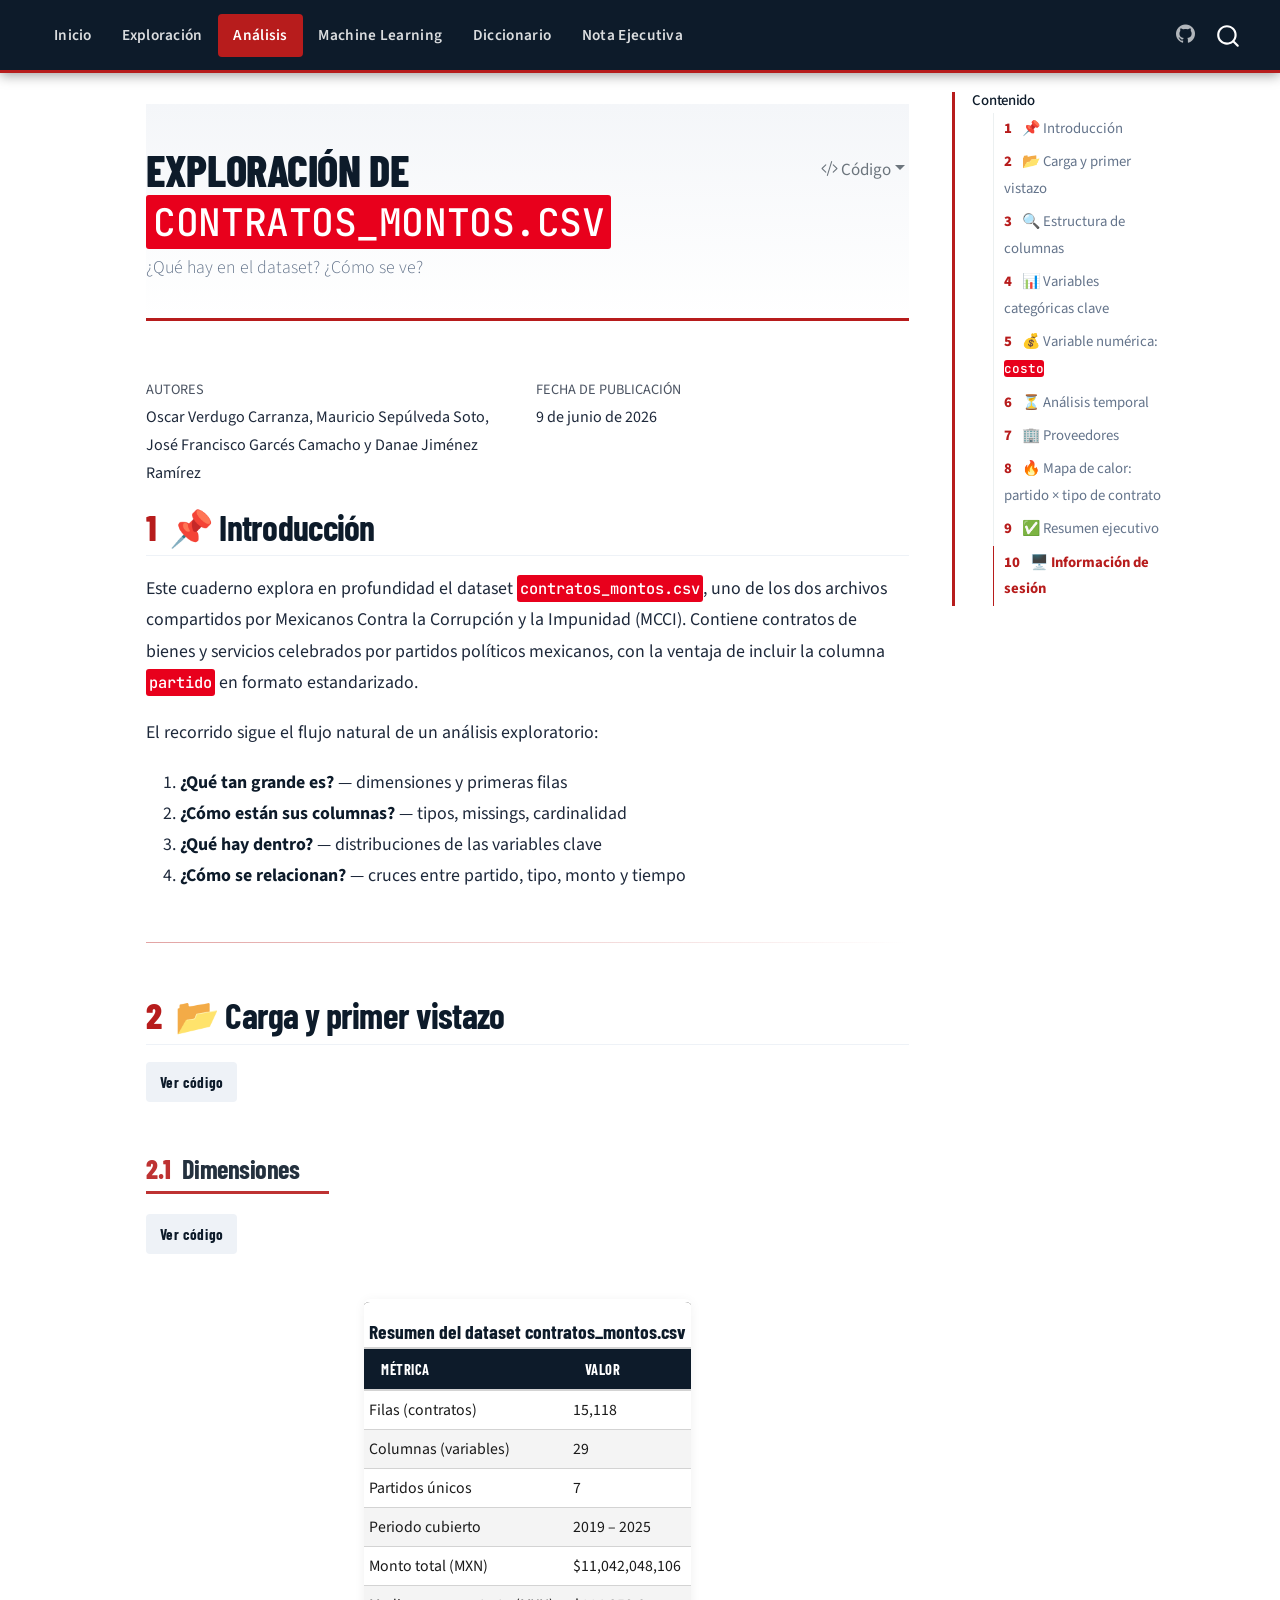
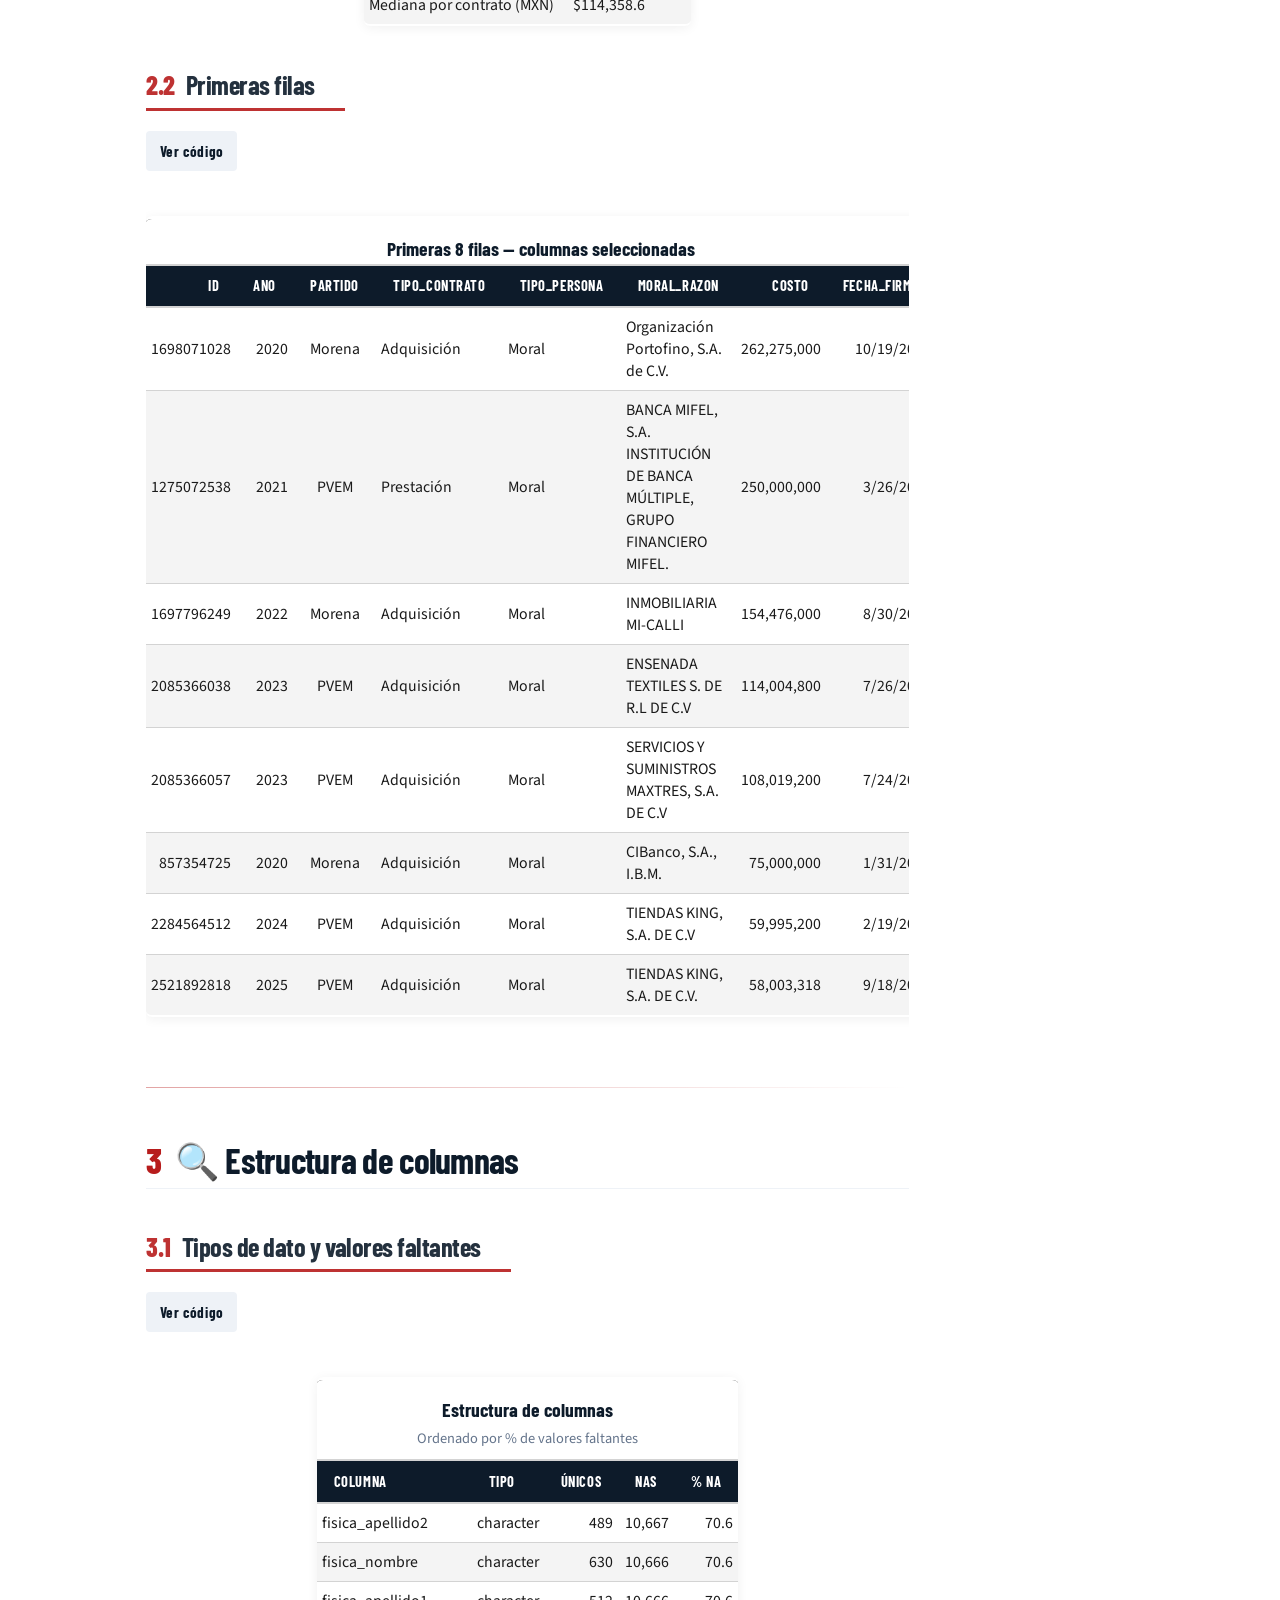
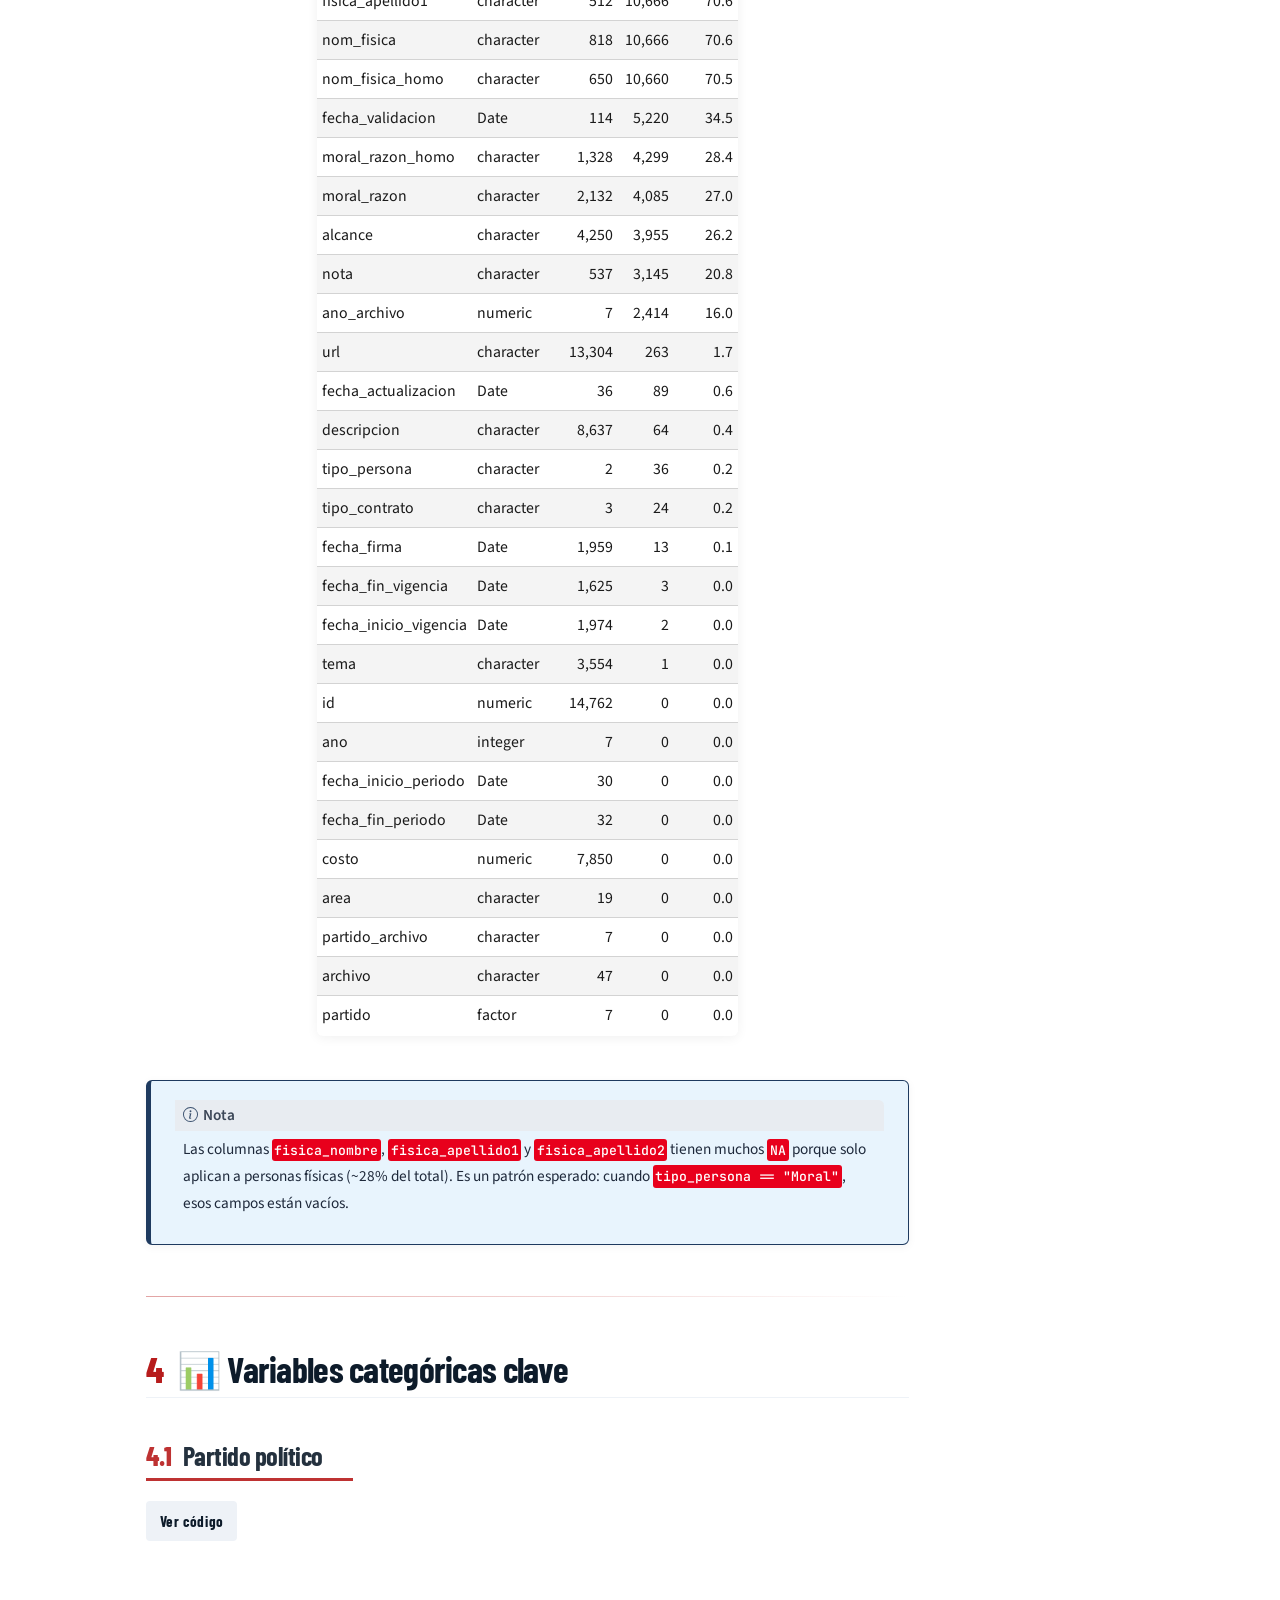
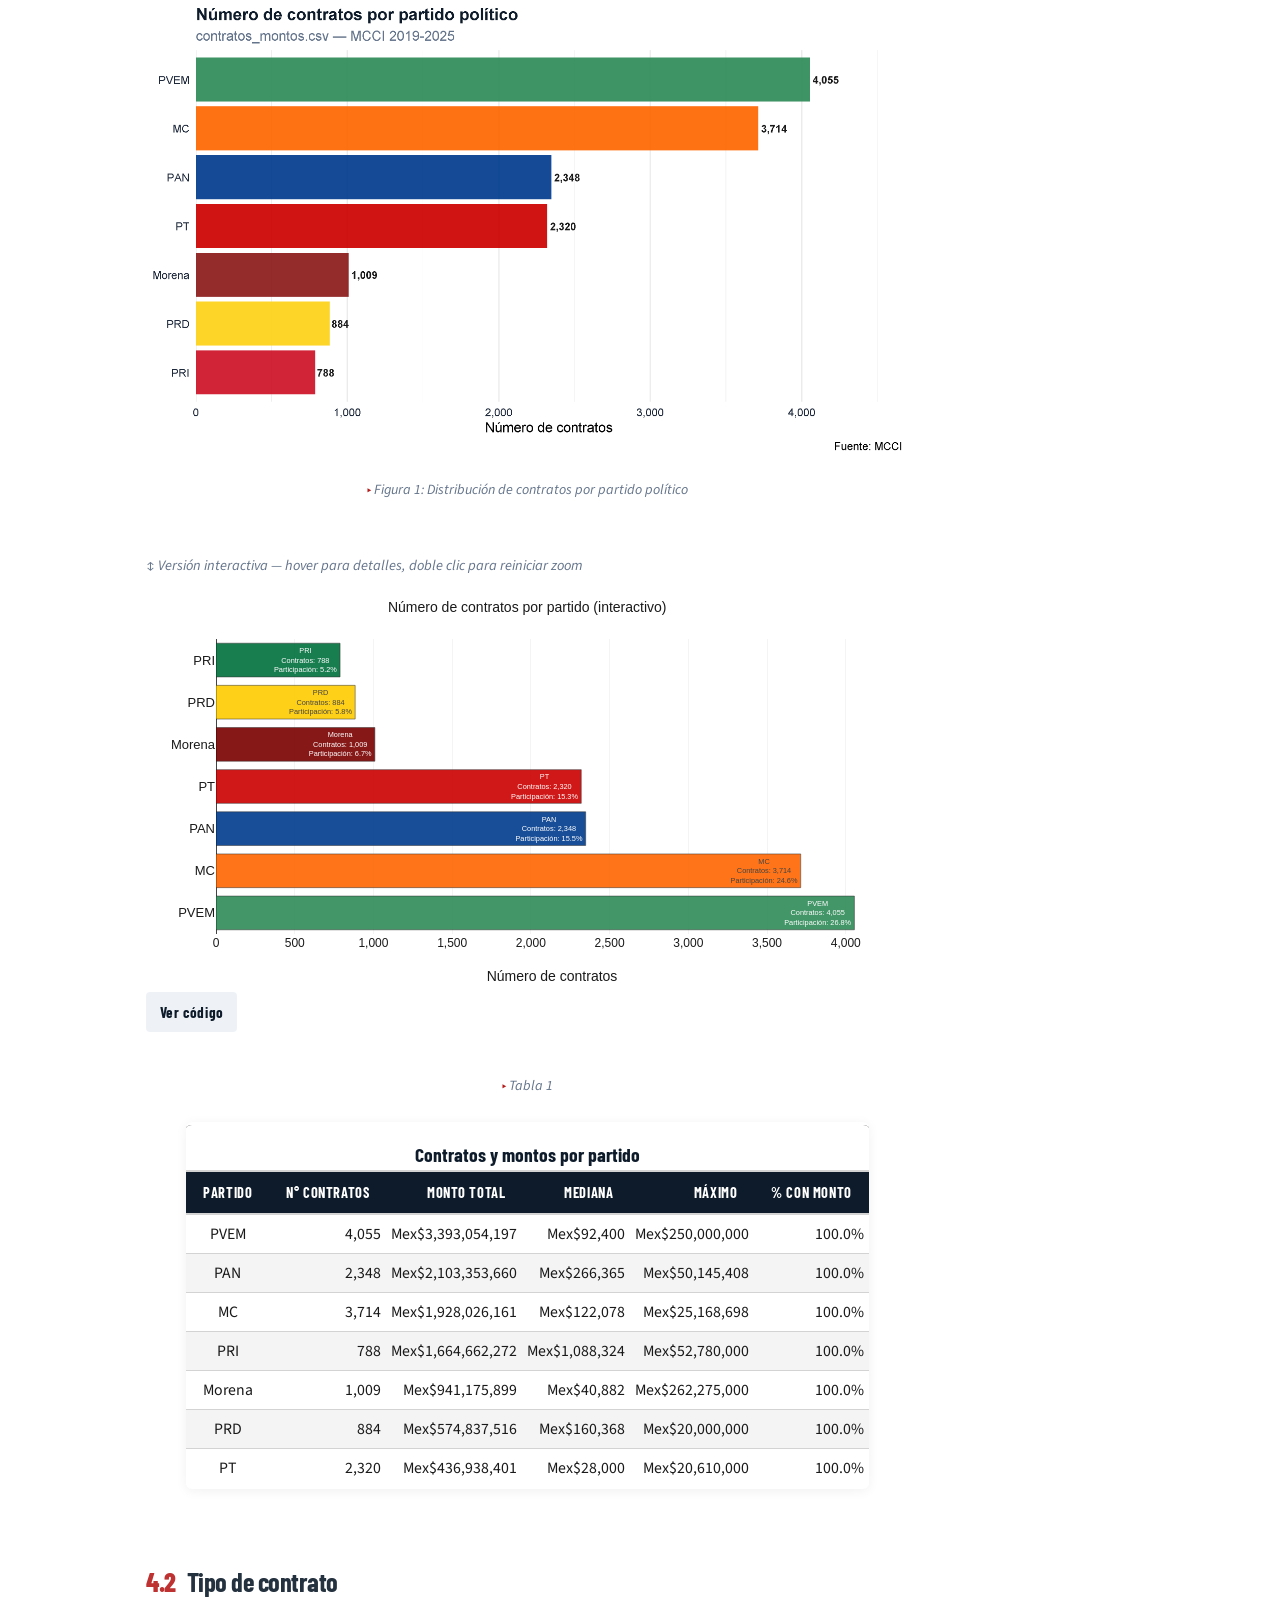
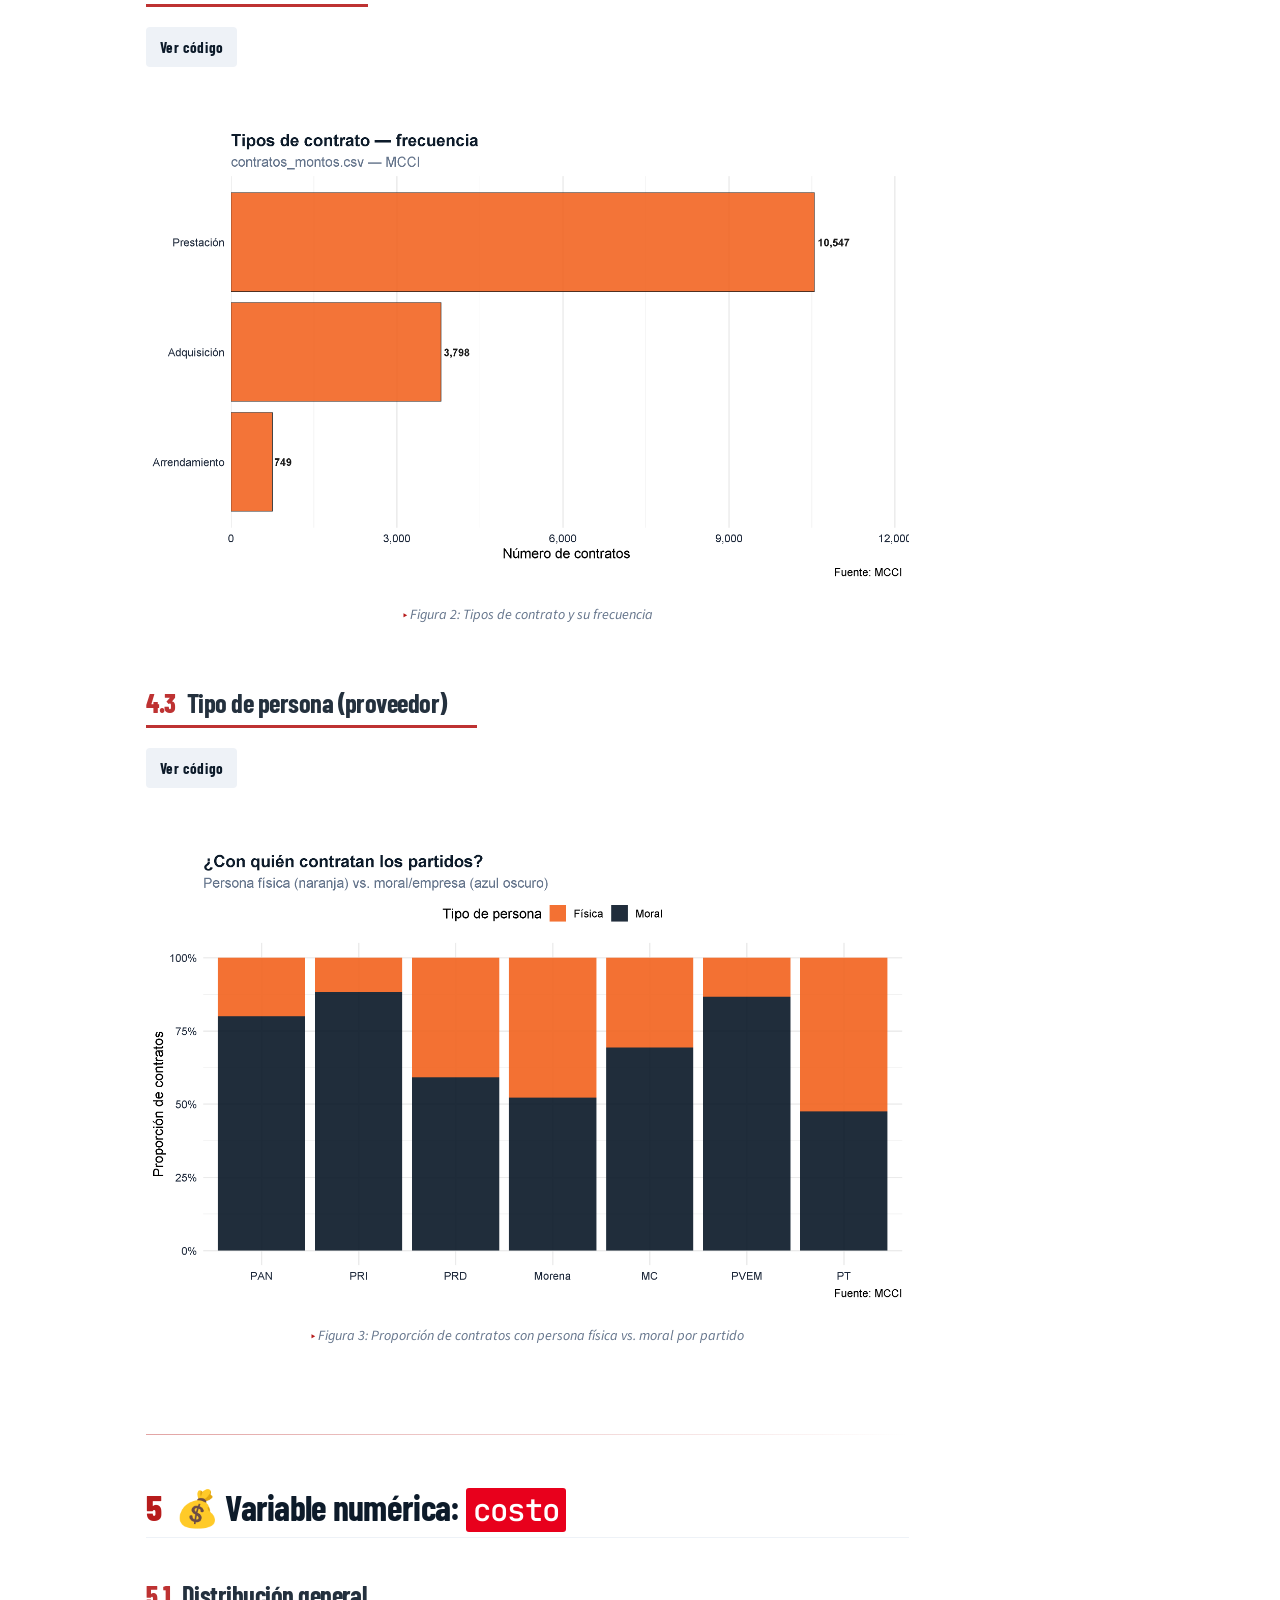
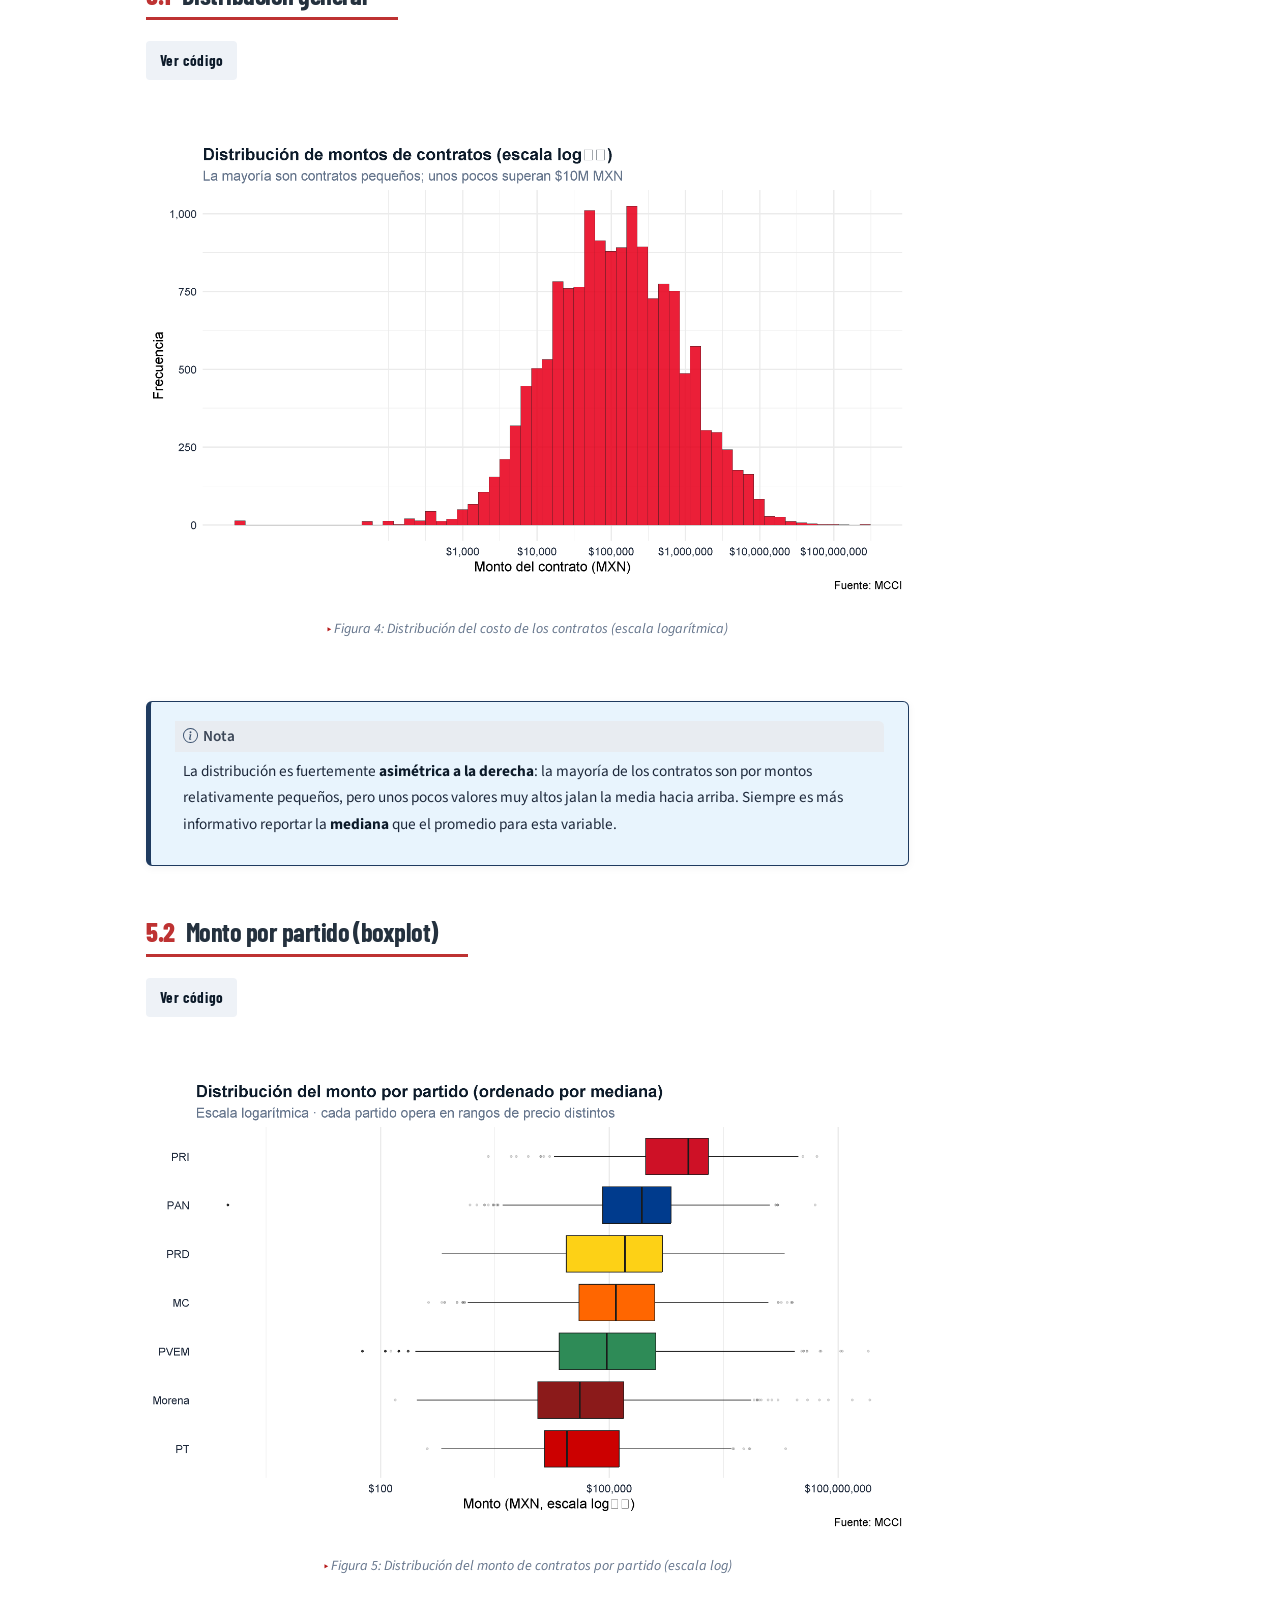
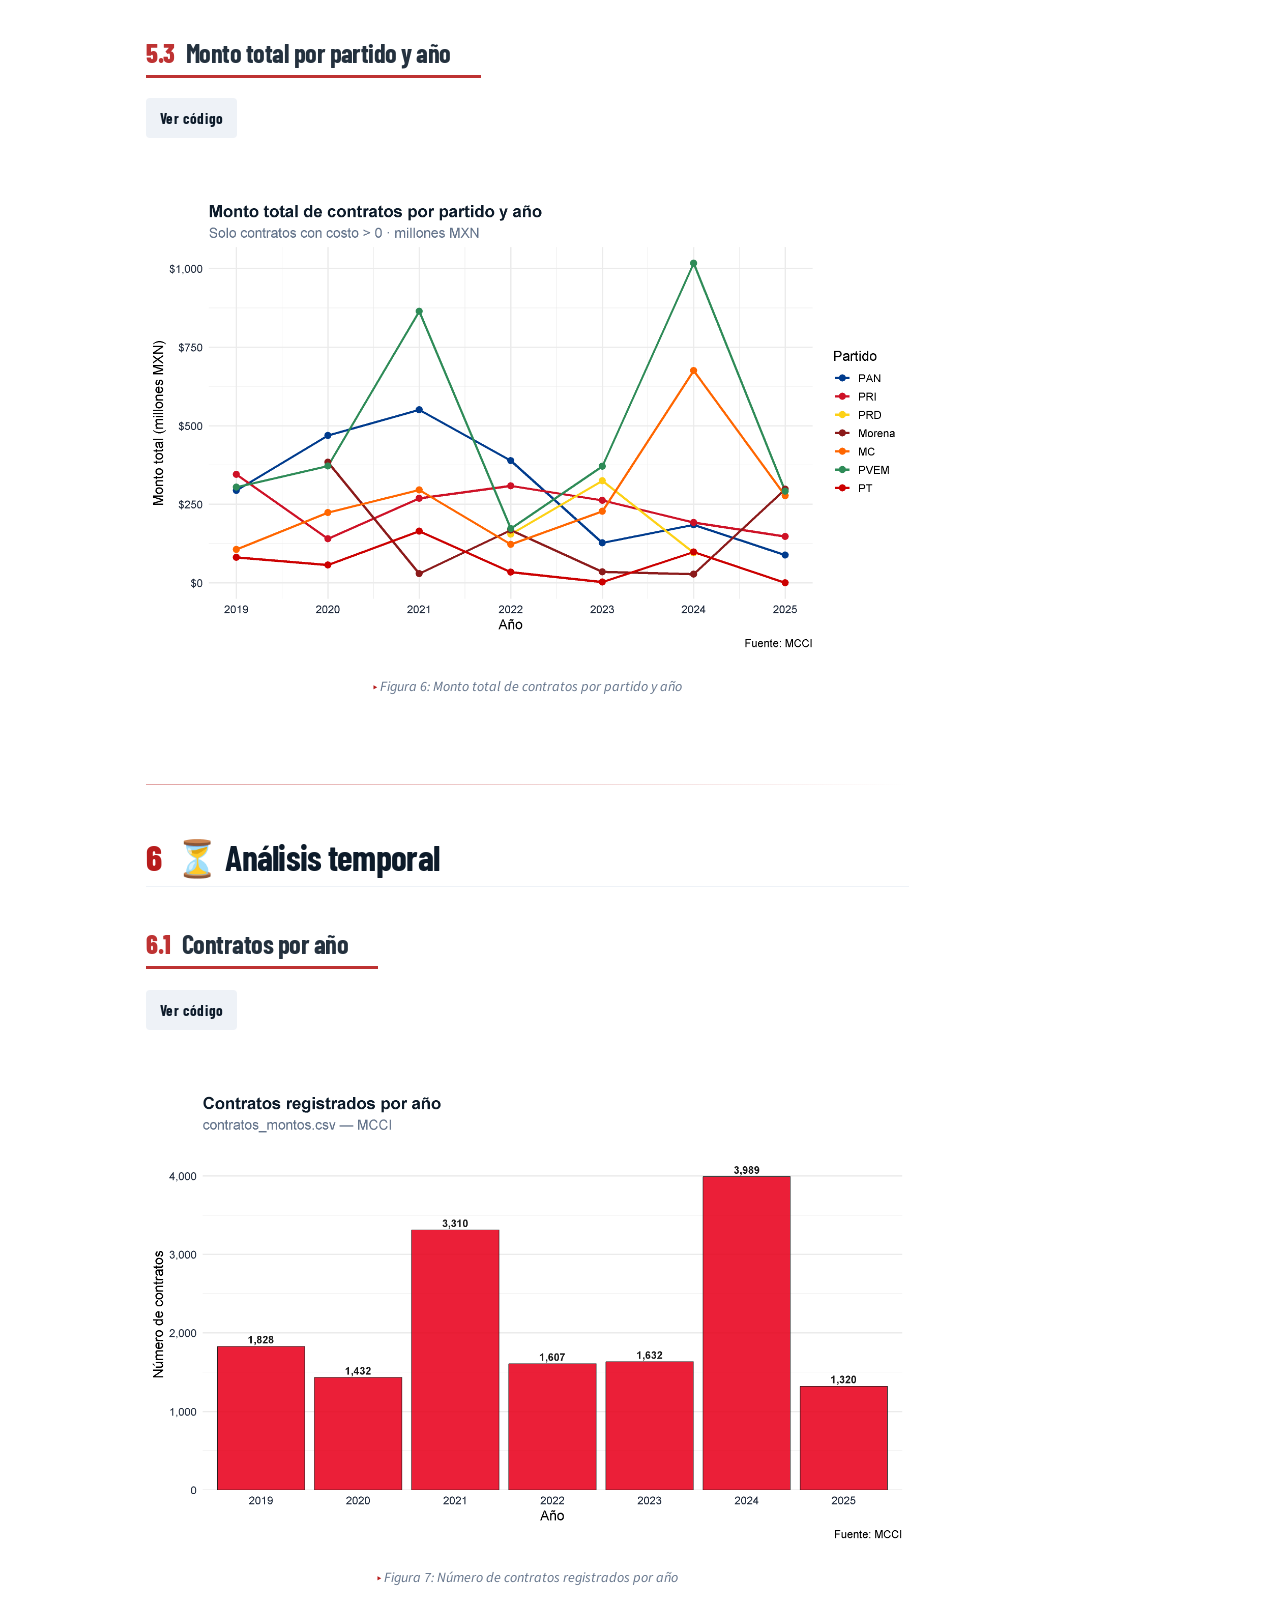
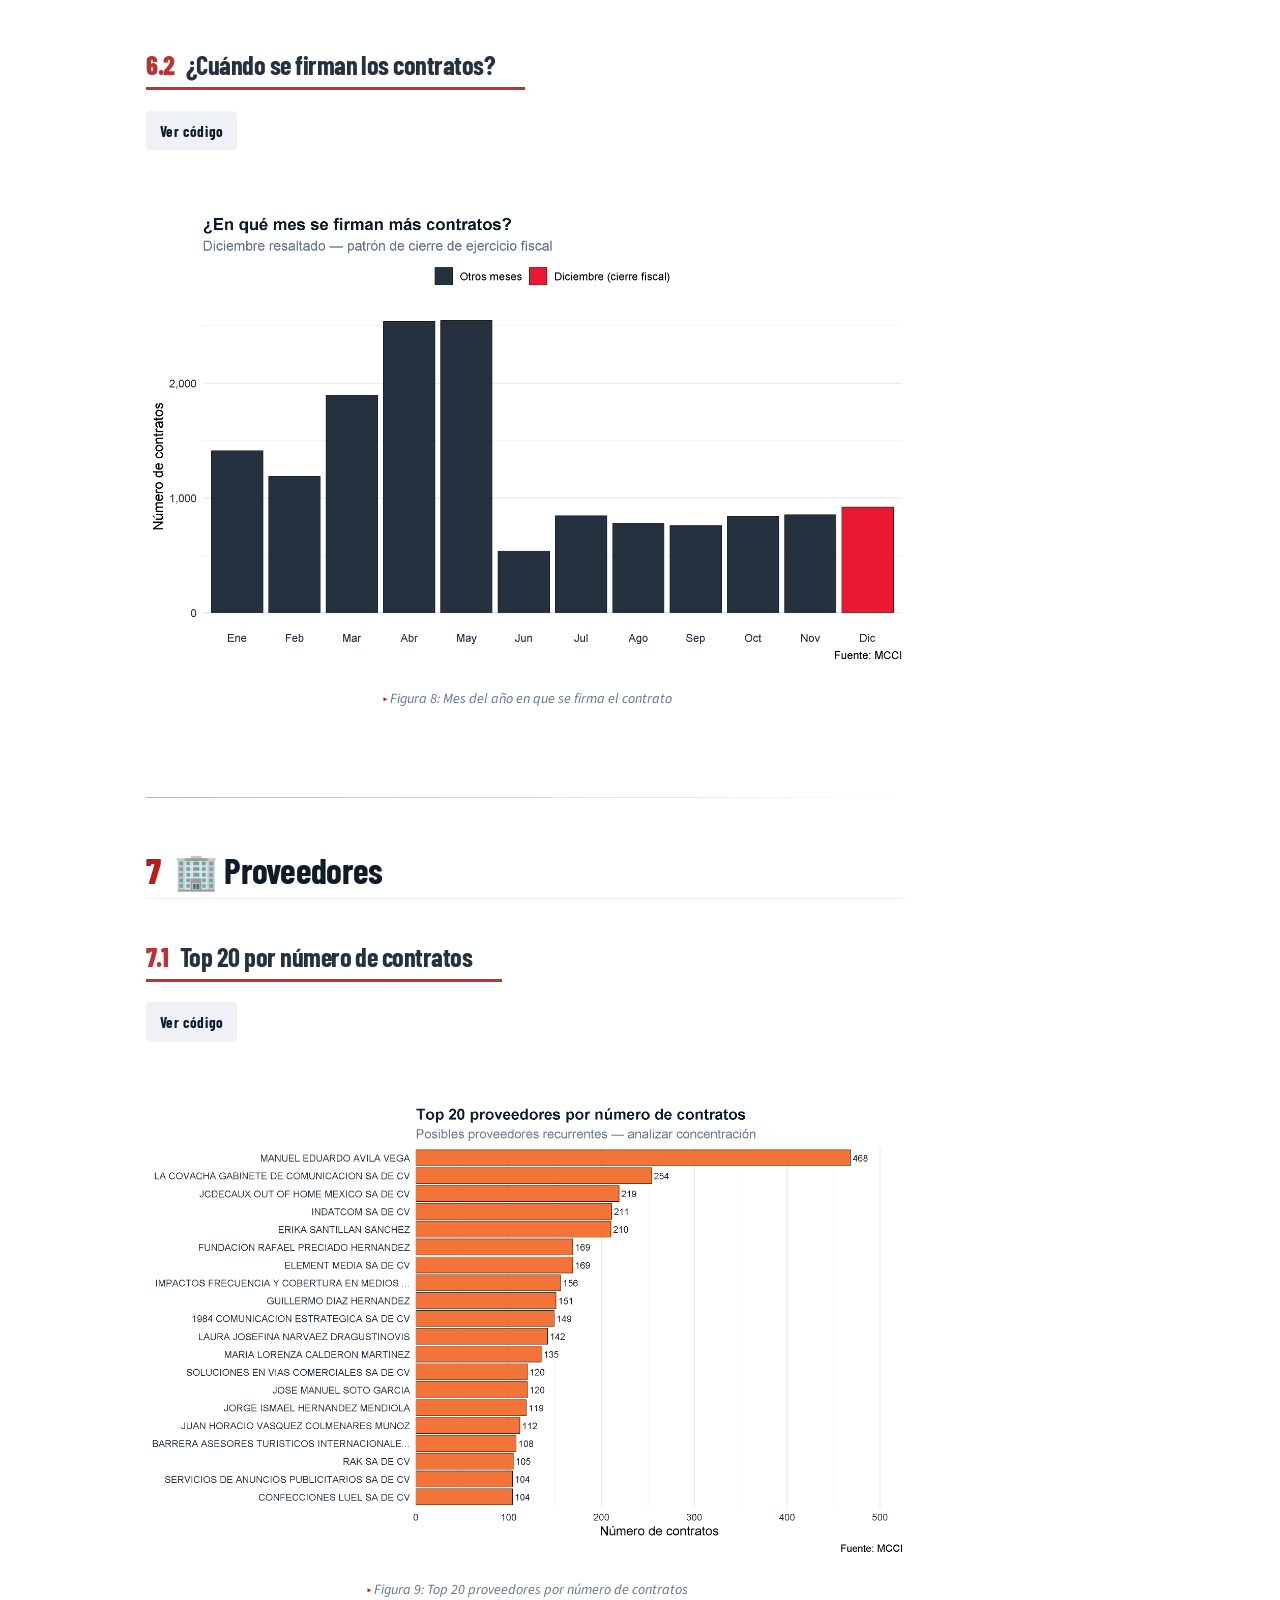
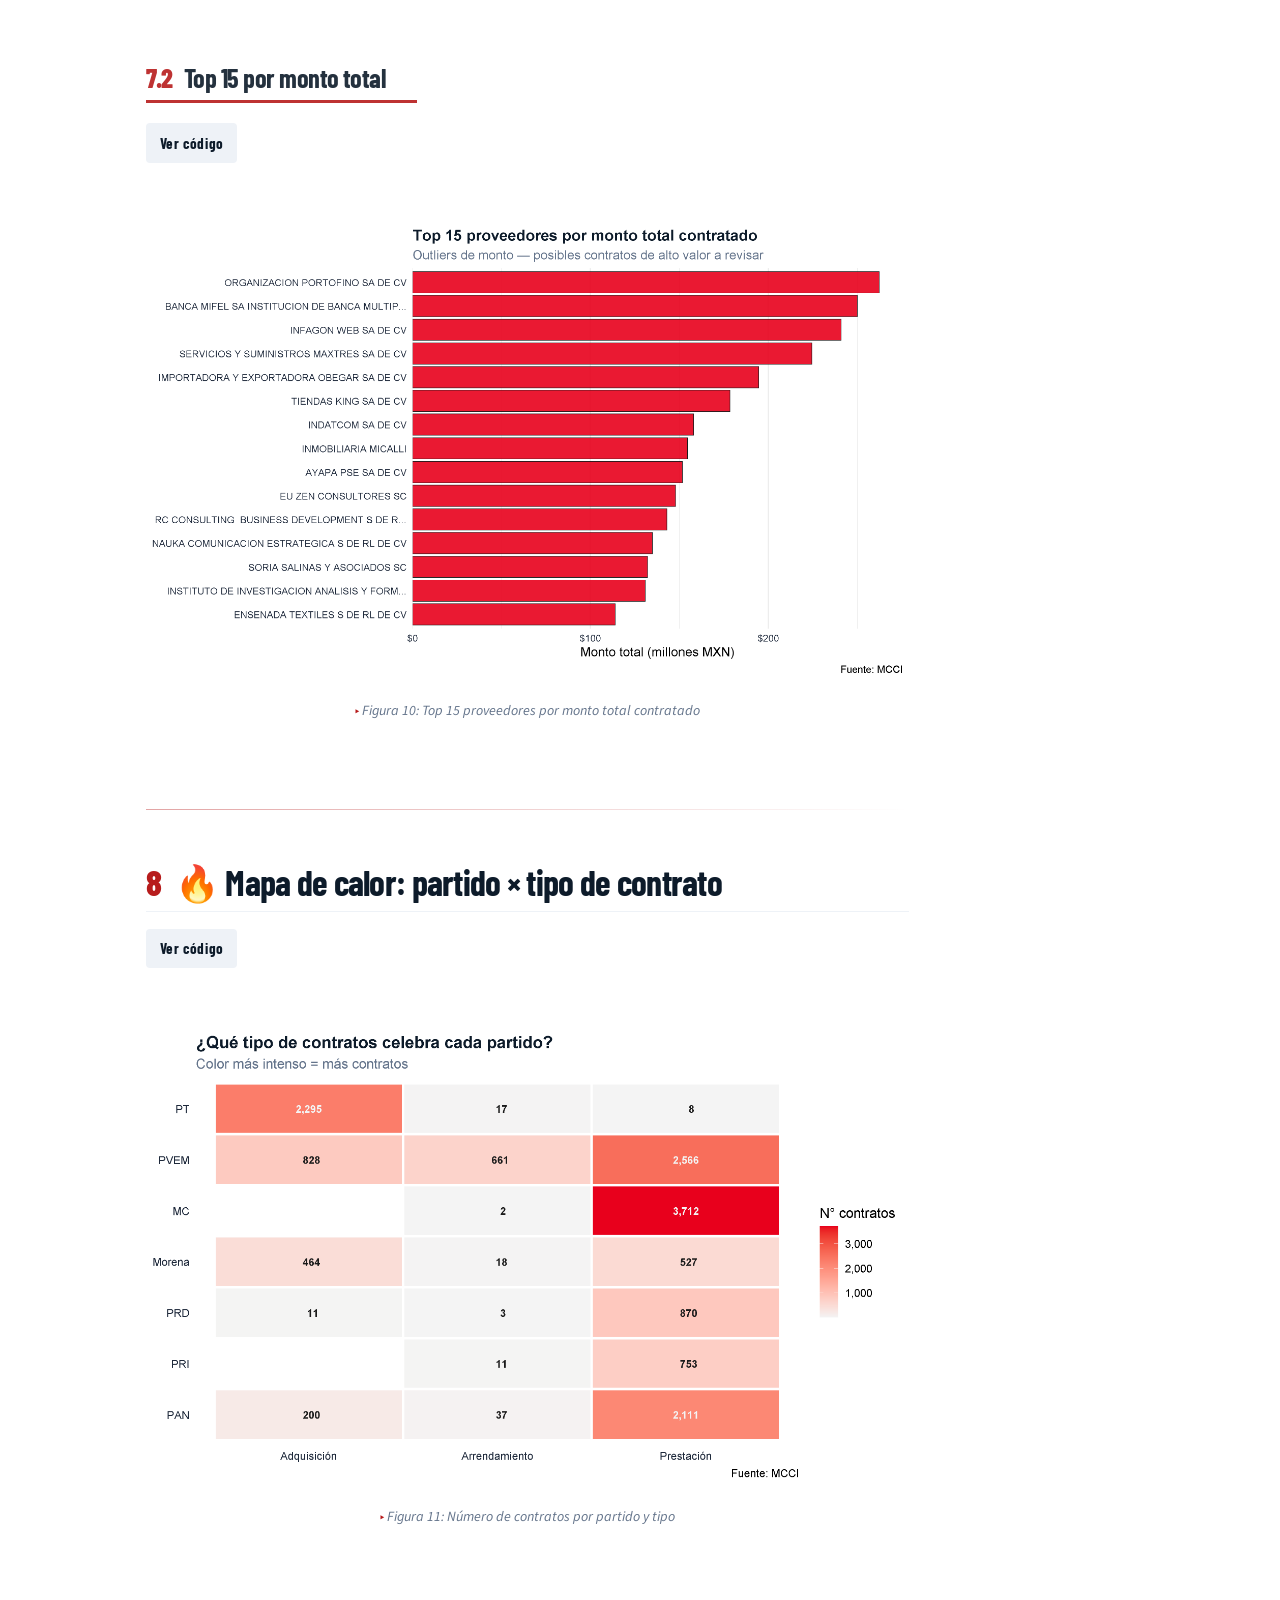
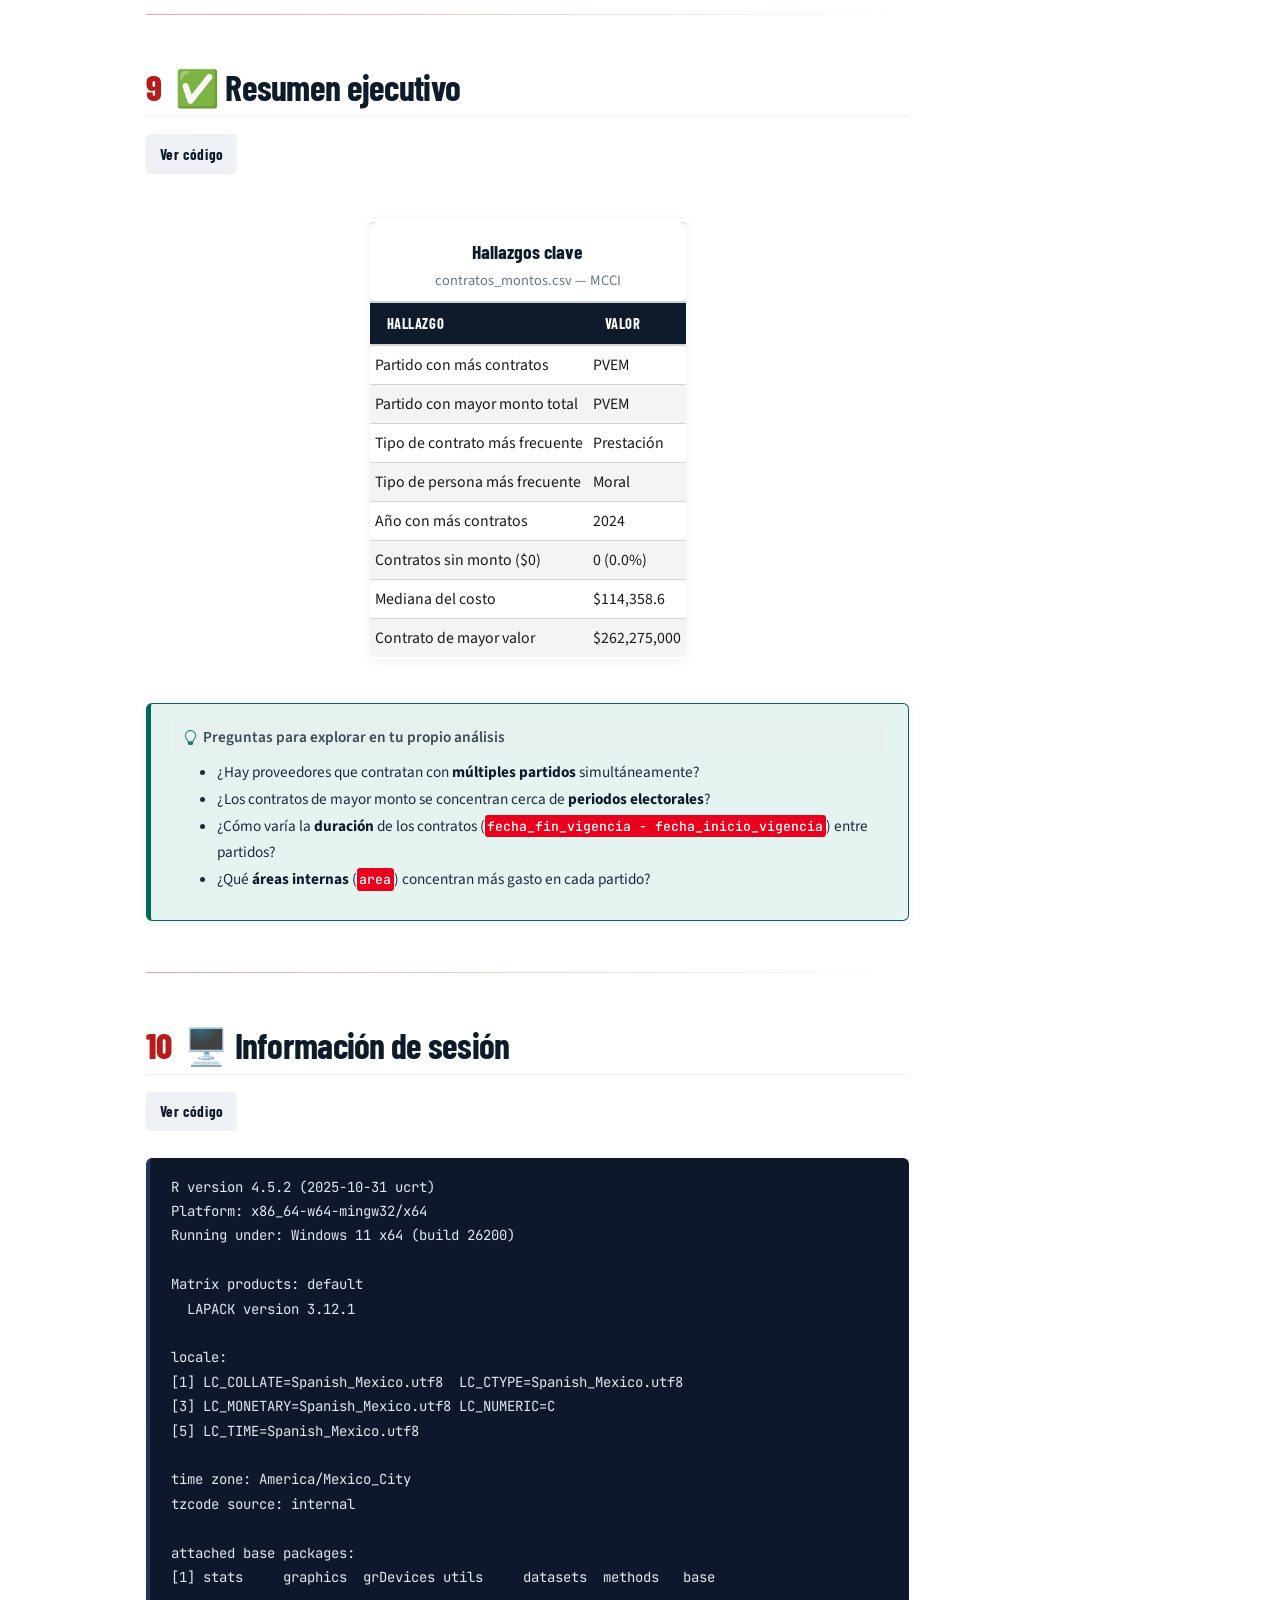
<file: docs/notebooks/02_contratos_montos.html>
<!DOCTYPE html>
<html xmlns="http://www.w3.org/1999/xhtml" lang="es" xml:lang="es"><head>

<meta charset="utf-8">
<meta name="generator" content="quarto-1.8.25">

<meta name="viewport" content="width=device-width, initial-scale=1.0, user-scalable=yes">

<meta name="author" content="Proyecto Integrador — MCCI">

<title>Exploración de contratos_montos.csv – MCCI · Contratos de Partidos</title>
<style>
code{white-space: pre-wrap;}
span.smallcaps{font-variant: small-caps;}
div.columns{display: flex; gap: min(4vw, 1.5em);}
div.column{flex: auto; overflow-x: auto;}
div.hanging-indent{margin-left: 1.5em; text-indent: -1.5em;}
ul.task-list{list-style: none;}
ul.task-list li input[type="checkbox"] {
  width: 0.8em;
  margin: 0 0.8em 0.2em -1em; /* quarto-specific, see https://github.com/quarto-dev/quarto-cli/issues/4556 */ 
  vertical-align: middle;
}
/* CSS for syntax highlighting */
html { -webkit-text-size-adjust: 100%; }
pre > code.sourceCode { white-space: pre; position: relative; }
pre > code.sourceCode > span { display: inline-block; line-height: 1.25; }
pre > code.sourceCode > span:empty { height: 1.2em; }
.sourceCode { overflow: visible; }
code.sourceCode > span { color: inherit; text-decoration: inherit; }
div.sourceCode { margin: 1em 0; }
pre.sourceCode { margin: 0; }
@media screen {
div.sourceCode { overflow: auto; }
}
@media print {
pre > code.sourceCode { white-space: pre-wrap; }
pre > code.sourceCode > span { text-indent: -5em; padding-left: 5em; }
}
pre.numberSource code
  { counter-reset: source-line 0; }
pre.numberSource code > span
  { position: relative; left: -4em; counter-increment: source-line; }
pre.numberSource code > span > a:first-child::before
  { content: counter(source-line);
    position: relative; left: -1em; text-align: right; vertical-align: baseline;
    border: none; display: inline-block;
    -webkit-touch-callout: none; -webkit-user-select: none;
    -khtml-user-select: none; -moz-user-select: none;
    -ms-user-select: none; user-select: none;
    padding: 0 4px; width: 4em;
  }
pre.numberSource { margin-left: 3em;  padding-left: 4px; }
div.sourceCode
  {   }
@media screen {
pre > code.sourceCode > span > a:first-child::before { text-decoration: underline; }
}
</style>


<script src="../site_libs/quarto-nav/quarto-nav.js"></script>
<script src="../site_libs/quarto-nav/headroom.min.js"></script>
<script src="../site_libs/clipboard/clipboard.min.js"></script>
<script src="../site_libs/quarto-search/autocomplete.umd.js"></script>
<script src="../site_libs/quarto-search/fuse.min.js"></script>
<script src="../site_libs/quarto-search/quarto-search.js"></script>
<meta name="quarto:offset" content="../">
<link href="../styles/favicon.ico" rel="icon">
<script src="../site_libs/quarto-html/quarto.js" type="module"></script>
<script src="../site_libs/quarto-html/tabsets/tabsets.js" type="module"></script>
<script src="../site_libs/quarto-html/axe/axe-check.js" type="module"></script>
<script src="../site_libs/quarto-html/popper.min.js"></script>
<script src="../site_libs/quarto-html/tippy.umd.min.js"></script>
<script src="../site_libs/quarto-html/anchor.min.js"></script>
<link href="../site_libs/quarto-html/tippy.css" rel="stylesheet">
<link href="../site_libs/quarto-html/quarto-syntax-highlighting-62c0cc030c063aa65c1ffce478393af7.css" rel="stylesheet" id="quarto-text-highlighting-styles">
<script src="../site_libs/bootstrap/bootstrap.min.js"></script>
<link href="../site_libs/bootstrap/bootstrap-icons.css" rel="stylesheet">
<link href="../site_libs/bootstrap/bootstrap-5d03f27b4c9bf85b570a5bb3889f6aa2.min.css" rel="stylesheet" append-hash="true" id="quarto-bootstrap" data-mode="light">
<script id="quarto-search-options" type="application/json">{
  "location": "navbar",
  "copy-button": false,
  "collapse-after": 3,
  "panel-placement": "end",
  "type": "overlay",
  "limit": 50,
  "keyboard-shortcut": [
    "f",
    "/",
    "s"
  ],
  "show-item-context": false,
  "language": {
    "search-no-results-text": "No se han encontrado resultados",
    "search-matching-documents-text": "documentos encontrados",
    "search-copy-link-title": "Copiar el enlace en la búsqueda",
    "search-hide-matches-text": "Ocultar resultados adicionales",
    "search-more-match-text": "resultado adicional en este documento",
    "search-more-matches-text": "resultados adicionales en este documento",
    "search-clear-button-title": "Borrar",
    "search-text-placeholder": "",
    "search-detached-cancel-button-title": "Cancelar",
    "search-submit-button-title": "Enviar",
    "search-label": "Buscar"
  }
}</script>
<style>html{ scroll-behavior: smooth; }</style>


<meta property="og:title" content="MCCI — Contratos de Partidos Políticos">
<meta property="og:description" content="Análisis de datos de contratos de partidos políticos en México">
<meta property="og:image" content="https://contralacorrupcion.mx/wp-content/themes/mcci-2025/assets/images/og-mcci.jpg">
<meta property="og:site_name" content="MCCI · Contratos de Partidos">
<meta name="twitter:title" content="MCCI — Contratos de Partidos">
<meta name="twitter:description" content="Análisis de datos de contratos de partidos políticos en México">
<meta name="twitter:image" content="02_contratos_montos_files/figure-html/fig-partido-1.png">
<meta name="twitter:creator" content="@MCCI_Mexico">
<meta name="twitter:card" content="summary_large_image">
<link href="../styles/code-dark.css" rel="stylesheet">
</head>

<body class="nav-fixed quarto-light">

<div id="quarto-search-results"></div>
  <header id="quarto-header" class="headroom fixed-top">
    <nav class="navbar navbar-expand-lg " data-bs-theme="dark">
      <div class="navbar-container container-fluid">
      <div class="navbar-brand-container mx-auto">
    <a href="https://contralacorrupcion.mx" class="navbar-brand navbar-brand-logo">
    <img src="../images/logo-mcci.svg" alt="MCCI" class="navbar-logo light-content">
    <img src="../images/logo-mcci.svg" alt="MCCI" class="navbar-logo dark-content">
    </a>
  </div>
            <div id="quarto-search" class="" title="Buscar"></div>
          <button class="navbar-toggler" type="button" data-bs-toggle="collapse" data-bs-target="#navbarCollapse" aria-controls="navbarCollapse" role="menu" aria-expanded="false" aria-label="Navegación de palanca" onclick="if (window.quartoToggleHeadroom) { window.quartoToggleHeadroom(); }">
  <span class="navbar-toggler-icon"></span>
</button>
          <div class="collapse navbar-collapse" id="navbarCollapse">
            <ul class="navbar-nav navbar-nav-scroll me-auto">
  <li class="nav-item">
    <a class="nav-link" href="../index.html"> 
<span class="menu-text">Inicio</span></a>
  </li>  
  <li class="nav-item">
    <a class="nav-link" href="../notebooks/01_exploracion.html"> 
<span class="menu-text">Exploración</span></a>
  </li>  
  <li class="nav-item">
    <a class="nav-link active" href="../notebooks/02_contratos_montos.html" aria-current="page"> 
<span class="menu-text">Análisis</span></a>
  </li>  
  <li class="nav-item">
    <a class="nav-link" href="../notebooks/02_prediccion_partido_proveedor.html"> 
<span class="menu-text">Machine Learning</span></a>
  </li>  
  <li class="nav-item">
    <a class="nav-link" href="../referencias/diccionario_datos.html"> 
<span class="menu-text">Diccionario</span></a>
  </li>  
  <li class="nav-item">
    <a class="nav-link" href="../nota_difusion.html"> 
<span class="menu-text">Nota Ejecutiva</span></a>
  </li>  
</ul>
            <ul class="navbar-nav navbar-nav-scroll ms-auto">
  <li class="nav-item compact">
    <a class="nav-link" href="https://github.com/thegr8danae/MCCI-contratos-partidos"> <i class="bi bi-github" role="img" aria-label="Repositorio en GitHub">
</i> 
<span class="menu-text"></span></a>
  </li>  
</ul>
          </div> <!-- /navcollapse -->
            <div class="quarto-navbar-tools">
</div>
      </div> <!-- /container-fluid -->
    </nav>
</header>
<!-- content -->
<div id="quarto-content" class="quarto-container page-columns page-rows-contents page-layout-article page-navbar">
<!-- sidebar -->
<!-- margin-sidebar -->
    <div id="quarto-margin-sidebar" class="sidebar margin-sidebar">
        <nav id="TOC" role="doc-toc" class="toc-active">
    <h2 id="toc-title">Contenido</h2>
   
  <ul>
  <li><a href="#introducción" id="toc-introducción" class="nav-link active" data-scroll-target="#introducción"><span class="header-section-number">1</span> 📌 Introducción</a></li>
  <li><a href="#carga-y-primer-vistazo" id="toc-carga-y-primer-vistazo" class="nav-link" data-scroll-target="#carga-y-primer-vistazo"><span class="header-section-number">2</span> 📂 Carga y primer vistazo</a>
  <ul class="collapse">
  <li><a href="#dimensiones" id="toc-dimensiones" class="nav-link" data-scroll-target="#dimensiones"><span class="header-section-number">2.1</span> Dimensiones</a></li>
  <li><a href="#primeras-filas" id="toc-primeras-filas" class="nav-link" data-scroll-target="#primeras-filas"><span class="header-section-number">2.2</span> Primeras filas</a></li>
  </ul></li>
  <li><a href="#estructura-de-columnas" id="toc-estructura-de-columnas" class="nav-link" data-scroll-target="#estructura-de-columnas"><span class="header-section-number">3</span> 🔍 Estructura de columnas</a>
  <ul class="collapse">
  <li><a href="#tipos-de-dato-y-valores-faltantes" id="toc-tipos-de-dato-y-valores-faltantes" class="nav-link" data-scroll-target="#tipos-de-dato-y-valores-faltantes"><span class="header-section-number">3.1</span> Tipos de dato y valores faltantes</a></li>
  </ul></li>
  <li><a href="#variables-categóricas-clave" id="toc-variables-categóricas-clave" class="nav-link" data-scroll-target="#variables-categóricas-clave"><span class="header-section-number">4</span> 📊 Variables categóricas clave</a>
  <ul class="collapse">
  <li><a href="#partido-político" id="toc-partido-político" class="nav-link" data-scroll-target="#partido-político"><span class="header-section-number">4.1</span> Partido político</a></li>
  <li><a href="#tipo-de-contrato" id="toc-tipo-de-contrato" class="nav-link" data-scroll-target="#tipo-de-contrato"><span class="header-section-number">4.2</span> Tipo de contrato</a></li>
  <li><a href="#tipo-de-persona-proveedor" id="toc-tipo-de-persona-proveedor" class="nav-link" data-scroll-target="#tipo-de-persona-proveedor"><span class="header-section-number">4.3</span> Tipo de persona (proveedor)</a></li>
  </ul></li>
  <li><a href="#variable-numérica-costo" id="toc-variable-numérica-costo" class="nav-link" data-scroll-target="#variable-numérica-costo"><span class="header-section-number">5</span> 💰 Variable numérica: <code>costo</code></a>
  <ul class="collapse">
  <li><a href="#distribución-general" id="toc-distribución-general" class="nav-link" data-scroll-target="#distribución-general"><span class="header-section-number">5.1</span> Distribución general</a></li>
  <li><a href="#monto-por-partido-boxplot" id="toc-monto-por-partido-boxplot" class="nav-link" data-scroll-target="#monto-por-partido-boxplot"><span class="header-section-number">5.2</span> Monto por partido (boxplot)</a></li>
  <li><a href="#monto-total-por-partido-y-año" id="toc-monto-total-por-partido-y-año" class="nav-link" data-scroll-target="#monto-total-por-partido-y-año"><span class="header-section-number">5.3</span> Monto total por partido y año</a></li>
  </ul></li>
  <li><a href="#análisis-temporal" id="toc-análisis-temporal" class="nav-link" data-scroll-target="#análisis-temporal"><span class="header-section-number">6</span> ⏳ Análisis temporal</a>
  <ul class="collapse">
  <li><a href="#contratos-por-año" id="toc-contratos-por-año" class="nav-link" data-scroll-target="#contratos-por-año"><span class="header-section-number">6.1</span> Contratos por año</a></li>
  <li><a href="#cuándo-se-firman-los-contratos" id="toc-cuándo-se-firman-los-contratos" class="nav-link" data-scroll-target="#cuándo-se-firman-los-contratos"><span class="header-section-number">6.2</span> ¿Cuándo se firman los contratos?</a></li>
  </ul></li>
  <li><a href="#proveedores" id="toc-proveedores" class="nav-link" data-scroll-target="#proveedores"><span class="header-section-number">7</span> 🏢 Proveedores</a>
  <ul class="collapse">
  <li><a href="#top-20-por-número-de-contratos" id="toc-top-20-por-número-de-contratos" class="nav-link" data-scroll-target="#top-20-por-número-de-contratos"><span class="header-section-number">7.1</span> Top 20 por número de contratos</a></li>
  <li><a href="#top-15-por-monto-total" id="toc-top-15-por-monto-total" class="nav-link" data-scroll-target="#top-15-por-monto-total"><span class="header-section-number">7.2</span> Top 15 por monto total</a></li>
  </ul></li>
  <li><a href="#mapa-de-calor-partido-tipo-de-contrato" id="toc-mapa-de-calor-partido-tipo-de-contrato" class="nav-link" data-scroll-target="#mapa-de-calor-partido-tipo-de-contrato"><span class="header-section-number">8</span> 🔥 Mapa de calor: partido × tipo de contrato</a></li>
  <li><a href="#resumen-ejecutivo" id="toc-resumen-ejecutivo" class="nav-link" data-scroll-target="#resumen-ejecutivo"><span class="header-section-number">9</span> ✅ Resumen ejecutivo</a></li>
  <li><a href="#información-de-sesión" id="toc-información-de-sesión" class="nav-link" data-scroll-target="#información-de-sesión"><span class="header-section-number">10</span> 🖥️ Información de sesión</a></li>
  </ul>
</nav>
    </div>
<!-- main -->
<main class="content" id="quarto-document-content">

<header id="title-block-header" class="quarto-title-block default">
<div class="quarto-title">
<div class="quarto-title-block"><div><h1 class="title">Exploración de <code>contratos_montos.csv</code></h1><button type="button" class="btn code-tools-button dropdown-toggle" id="quarto-code-tools-menu" data-bs-toggle="dropdown" aria-expanded="false"><i class="bi"></i> Código</button><ul class="dropdown-menu dropdown-menu-end" aria-labelelledby="quarto-code-tools-menu"><li><a id="quarto-show-all-code" class="dropdown-item" href="javascript:void(0)" role="button">Mostrar todo el código</a></li><li><a id="quarto-hide-all-code" class="dropdown-item" href="javascript:void(0)" role="button">Ocultar todo el código</a></li><li><hr class="dropdown-divider"></li><li><a id="quarto-view-source" class="dropdown-item" href="javascript:void(0)" role="button">Ver el código fuente</a></li></ul></div></div>
<p class="subtitle lead">¿Qué hay en el dataset? ¿Cómo se ve?</p>
</div>



<div class="quarto-title-meta">

    <div>
    <div class="quarto-title-meta-heading">Autores</div>
    <div class="quarto-title-meta-contents">
             <p>Oscar Verdugo Carranza, Mauricio Sepúlveda Soto, José Francisco Garcés Camacho y Danae Jiménez Ramírez </p>
          </div>
  </div>
    
    <div>
    <div class="quarto-title-meta-heading">Fecha de publicación</div>
    <div class="quarto-title-meta-contents">
      <p class="date">9 de junio de 2026</p>
    </div>
  </div>
  
    
  </div>
  


</header>


<section id="introducción" class="level2" data-number="1">
<h2 data-number="1" class="anchored" data-anchor-id="introducción"><span class="header-section-number">1</span> 📌 Introducción</h2>
<p>Este cuaderno explora en profundidad el dataset <strong><code>contratos_montos.csv</code></strong>, uno de los dos archivos compartidos por Mexicanos Contra la Corrupción y la Impunidad (MCCI). Contiene contratos de bienes y servicios celebrados por partidos políticos mexicanos, con la ventaja de incluir la columna <code>partido</code> en formato estandarizado.</p>
<p>El recorrido sigue el flujo natural de un análisis exploratorio:</p>
<ol type="1">
<li><strong>¿Qué tan grande es?</strong> — dimensiones y primeras filas</li>
<li><strong>¿Cómo están sus columnas?</strong> — tipos, missings, cardinalidad</li>
<li><strong>¿Qué hay dentro?</strong> — distribuciones de las variables clave</li>
<li><strong>¿Cómo se relacionan?</strong> — cruces entre partido, tipo, monto y tiempo</li>
</ol>
<hr>
</section>
<section id="carga-y-primer-vistazo" class="level2" data-number="2">
<h2 data-number="2" class="anchored" data-anchor-id="carga-y-primer-vistazo"><span class="header-section-number">2</span> 📂 Carga y primer vistazo</h2>
<div class="cell">
<details class="code-fold">
<summary>Ver código</summary>
<div class="code-copy-outer-scaffold"><div class="sourceCode cell-code" id="cb1"><pre class="sourceCode r code-with-copy"><code class="sourceCode r"><span id="cb1-1"><a href="#cb1-1" aria-hidden="true" tabindex="-1"></a>montos <span class="ot">&lt;-</span> <span class="fu">read_csv</span>(</span>
<span id="cb1-2"><a href="#cb1-2" aria-hidden="true" tabindex="-1"></a>  <span class="st">"../../datos/contratos_montos.csv"</span>,</span>
<span id="cb1-3"><a href="#cb1-3" aria-hidden="true" tabindex="-1"></a>  <span class="at">show_col_types =</span> <span class="cn">FALSE</span></span>
<span id="cb1-4"><a href="#cb1-4" aria-hidden="true" tabindex="-1"></a>) <span class="sc">|&gt;</span></span>
<span id="cb1-5"><a href="#cb1-5" aria-hidden="true" tabindex="-1"></a>  <span class="fu">clean_names</span>() <span class="sc">|&gt;</span></span>
<span id="cb1-6"><a href="#cb1-6" aria-hidden="true" tabindex="-1"></a>  <span class="fu">select</span>(<span class="sc">-</span>x1) <span class="sc">|&gt;</span>  <span class="co"># índice auxiliar heredado del archivo fuente</span></span>
<span id="cb1-7"><a href="#cb1-7" aria-hidden="true" tabindex="-1"></a>  <span class="fu">mutate</span>(</span>
<span id="cb1-8"><a href="#cb1-8" aria-hidden="true" tabindex="-1"></a>    <span class="fu">across</span>(<span class="fu">starts_with</span>(<span class="st">"fecha"</span>), ymd),</span>
<span id="cb1-9"><a href="#cb1-9" aria-hidden="true" tabindex="-1"></a>    <span class="at">costo   =</span> <span class="fu">as.numeric</span>(costo),</span>
<span id="cb1-10"><a href="#cb1-10" aria-hidden="true" tabindex="-1"></a>    <span class="at">ano     =</span> <span class="fu">as.integer</span>(ano),</span>
<span id="cb1-11"><a href="#cb1-11" aria-hidden="true" tabindex="-1"></a>    <span class="at">partido =</span> <span class="fu">factor</span>(partido,</span>
<span id="cb1-12"><a href="#cb1-12" aria-hidden="true" tabindex="-1"></a>                     <span class="at">levels =</span> <span class="fu">c</span>(<span class="st">"PAN"</span>,<span class="st">"PRI"</span>,<span class="st">"PRD"</span>,<span class="st">"Morena"</span>,<span class="st">"MC"</span>,<span class="st">"PVEM"</span>,<span class="st">"PT"</span>))</span>
<span id="cb1-13"><a href="#cb1-13" aria-hidden="true" tabindex="-1"></a>  )</span></code></pre></div><button title="Copiar al portapapeles" class="code-copy-button"><i class="bi"></i></button></div>
</details>
</div>
<section id="dimensiones" class="level3" data-number="2.1">
<h3 data-number="2.1" class="anchored" data-anchor-id="dimensiones"><span class="header-section-number">2.1</span> Dimensiones</h3>
<div class="cell">
<details class="code-fold">
<summary>Ver código</summary>
<div class="code-copy-outer-scaffold"><div class="sourceCode cell-code" id="cb2"><pre class="sourceCode r code-with-copy"><code class="sourceCode r"><span id="cb2-1"><a href="#cb2-1" aria-hidden="true" tabindex="-1"></a><span class="fu">tibble</span>(</span>
<span id="cb2-2"><a href="#cb2-2" aria-hidden="true" tabindex="-1"></a>  Métrica <span class="ot">=</span> <span class="fu">c</span>(<span class="st">"Filas (contratos)"</span>, <span class="st">"Columnas (variables)"</span>,</span>
<span id="cb2-3"><a href="#cb2-3" aria-hidden="true" tabindex="-1"></a>              <span class="st">"Partidos únicos"</span>, <span class="st">"Periodo cubierto"</span>,</span>
<span id="cb2-4"><a href="#cb2-4" aria-hidden="true" tabindex="-1"></a>              <span class="st">"Monto total (MXN)"</span>, <span class="st">"Mediana por contrato (MXN)"</span>),</span>
<span id="cb2-5"><a href="#cb2-5" aria-hidden="true" tabindex="-1"></a>  <span class="at">Valor   =</span> <span class="fu">c</span>(</span>
<span id="cb2-6"><a href="#cb2-6" aria-hidden="true" tabindex="-1"></a>    <span class="fu">format</span>(<span class="fu">nrow</span>(montos), <span class="at">big.mark =</span> <span class="st">","</span>),</span>
<span id="cb2-7"><a href="#cb2-7" aria-hidden="true" tabindex="-1"></a>    <span class="fu">ncol</span>(montos),</span>
<span id="cb2-8"><a href="#cb2-8" aria-hidden="true" tabindex="-1"></a>    <span class="fu">n_distinct</span>(montos<span class="sc">$</span>partido, <span class="at">na.rm =</span> <span class="cn">TRUE</span>),</span>
<span id="cb2-9"><a href="#cb2-9" aria-hidden="true" tabindex="-1"></a>    <span class="fu">paste</span>(<span class="fu">min</span>(montos<span class="sc">$</span>ano, <span class="at">na.rm =</span> <span class="cn">TRUE</span>), <span class="st">"–"</span>, <span class="fu">max</span>(montos<span class="sc">$</span>ano, <span class="at">na.rm =</span> <span class="cn">TRUE</span>)),</span>
<span id="cb2-10"><a href="#cb2-10" aria-hidden="true" tabindex="-1"></a>    <span class="fu">paste0</span>(<span class="st">"$"</span>, <span class="fu">format</span>(<span class="fu">sum</span>(montos<span class="sc">$</span>costo, <span class="at">na.rm =</span> <span class="cn">TRUE</span>), <span class="at">big.mark =</span> <span class="st">","</span>)),</span>
<span id="cb2-11"><a href="#cb2-11" aria-hidden="true" tabindex="-1"></a>    <span class="fu">paste0</span>(<span class="st">"$"</span>, <span class="fu">format</span>(<span class="fu">median</span>(montos<span class="sc">$</span>costo[montos<span class="sc">$</span>costo <span class="sc">&gt;</span> <span class="dv">0</span>], <span class="at">na.rm =</span> <span class="cn">TRUE</span>),</span>
<span id="cb2-12"><a href="#cb2-12" aria-hidden="true" tabindex="-1"></a>                       <span class="at">big.mark =</span> <span class="st">","</span>))</span>
<span id="cb2-13"><a href="#cb2-13" aria-hidden="true" tabindex="-1"></a>  )</span>
<span id="cb2-14"><a href="#cb2-14" aria-hidden="true" tabindex="-1"></a>) <span class="sc">|&gt;</span></span>
<span id="cb2-15"><a href="#cb2-15" aria-hidden="true" tabindex="-1"></a>  <span class="fu">gt</span>() <span class="sc">|&gt;</span></span>
<span id="cb2-16"><a href="#cb2-16" aria-hidden="true" tabindex="-1"></a>  <span class="fu">tab_header</span>(<span class="at">title =</span> <span class="st">"Resumen del dataset contratos_montos.csv"</span>) <span class="sc">|&gt;</span></span>
<span id="cb2-17"><a href="#cb2-17" aria-hidden="true" tabindex="-1"></a>  <span class="fu">tab_style</span>(<span class="at">style =</span> <span class="fu">cell_text</span>(<span class="at">weight =</span> <span class="st">"bold"</span>),</span>
<span id="cb2-18"><a href="#cb2-18" aria-hidden="true" tabindex="-1"></a>            <span class="at">locations =</span> <span class="fu">cells_column_labels</span>())</span></code></pre></div><button title="Copiar al portapapeles" class="code-copy-button"><i class="bi"></i></button></div>
</details>
<div class="cell-output-display">
<div id="jjjqpzbivc" style="padding-left:0px;padding-right:0px;padding-top:10px;padding-bottom:10px;overflow-x:auto;overflow-y:auto;width:auto;height:auto;">
<style>#jjjqpzbivc table {
  font-family: system-ui, 'Segoe UI', Roboto, Helvetica, Arial, sans-serif, 'Apple Color Emoji', 'Segoe UI Emoji', 'Segoe UI Symbol', 'Noto Color Emoji';
  -webkit-font-smoothing: antialiased;
  -moz-osx-font-smoothing: grayscale;
}

#jjjqpzbivc thead, #jjjqpzbivc tbody, #jjjqpzbivc tfoot, #jjjqpzbivc tr, #jjjqpzbivc td, #jjjqpzbivc th {
  border-style: none;
}

#jjjqpzbivc p {
  margin: 0;
  padding: 0;
}

#jjjqpzbivc .gt_table {
  display: table;
  border-collapse: collapse;
  line-height: normal;
  margin-left: auto;
  margin-right: auto;
  color: #333333;
  font-size: 16px;
  font-weight: normal;
  font-style: normal;
  background-color: #FFFFFF;
  width: auto;
  border-top-style: solid;
  border-top-width: 2px;
  border-top-color: #A8A8A8;
  border-right-style: none;
  border-right-width: 2px;
  border-right-color: #D3D3D3;
  border-bottom-style: solid;
  border-bottom-width: 2px;
  border-bottom-color: #A8A8A8;
  border-left-style: none;
  border-left-width: 2px;
  border-left-color: #D3D3D3;
}

#jjjqpzbivc .gt_caption {
  padding-top: 4px;
  padding-bottom: 4px;
}

#jjjqpzbivc .gt_title {
  color: #333333;
  font-size: 125%;
  font-weight: initial;
  padding-top: 4px;
  padding-bottom: 4px;
  padding-left: 5px;
  padding-right: 5px;
  border-bottom-color: #FFFFFF;
  border-bottom-width: 0;
}

#jjjqpzbivc .gt_subtitle {
  color: #333333;
  font-size: 85%;
  font-weight: initial;
  padding-top: 3px;
  padding-bottom: 5px;
  padding-left: 5px;
  padding-right: 5px;
  border-top-color: #FFFFFF;
  border-top-width: 0;
}

#jjjqpzbivc .gt_heading {
  background-color: #FFFFFF;
  text-align: center;
  border-bottom-color: #FFFFFF;
  border-left-style: none;
  border-left-width: 1px;
  border-left-color: #D3D3D3;
  border-right-style: none;
  border-right-width: 1px;
  border-right-color: #D3D3D3;
}

#jjjqpzbivc .gt_bottom_border {
  border-bottom-style: solid;
  border-bottom-width: 2px;
  border-bottom-color: #D3D3D3;
}

#jjjqpzbivc .gt_col_headings {
  border-top-style: solid;
  border-top-width: 2px;
  border-top-color: #D3D3D3;
  border-bottom-style: solid;
  border-bottom-width: 2px;
  border-bottom-color: #D3D3D3;
  border-left-style: none;
  border-left-width: 1px;
  border-left-color: #D3D3D3;
  border-right-style: none;
  border-right-width: 1px;
  border-right-color: #D3D3D3;
}

#jjjqpzbivc .gt_col_heading {
  color: #333333;
  background-color: #FFFFFF;
  font-size: 100%;
  font-weight: normal;
  text-transform: inherit;
  border-left-style: none;
  border-left-width: 1px;
  border-left-color: #D3D3D3;
  border-right-style: none;
  border-right-width: 1px;
  border-right-color: #D3D3D3;
  vertical-align: bottom;
  padding-top: 5px;
  padding-bottom: 6px;
  padding-left: 5px;
  padding-right: 5px;
  overflow-x: hidden;
}

#jjjqpzbivc .gt_column_spanner_outer {
  color: #333333;
  background-color: #FFFFFF;
  font-size: 100%;
  font-weight: normal;
  text-transform: inherit;
  padding-top: 0;
  padding-bottom: 0;
  padding-left: 4px;
  padding-right: 4px;
}

#jjjqpzbivc .gt_column_spanner_outer:first-child {
  padding-left: 0;
}

#jjjqpzbivc .gt_column_spanner_outer:last-child {
  padding-right: 0;
}

#jjjqpzbivc .gt_column_spanner {
  border-bottom-style: solid;
  border-bottom-width: 2px;
  border-bottom-color: #D3D3D3;
  vertical-align: bottom;
  padding-top: 5px;
  padding-bottom: 5px;
  overflow-x: hidden;
  display: inline-block;
  width: 100%;
}

#jjjqpzbivc .gt_spanner_row {
  border-bottom-style: hidden;
}

#jjjqpzbivc .gt_group_heading {
  padding-top: 8px;
  padding-bottom: 8px;
  padding-left: 5px;
  padding-right: 5px;
  color: #333333;
  background-color: #FFFFFF;
  font-size: 100%;
  font-weight: initial;
  text-transform: inherit;
  border-top-style: solid;
  border-top-width: 2px;
  border-top-color: #D3D3D3;
  border-bottom-style: solid;
  border-bottom-width: 2px;
  border-bottom-color: #D3D3D3;
  border-left-style: none;
  border-left-width: 1px;
  border-left-color: #D3D3D3;
  border-right-style: none;
  border-right-width: 1px;
  border-right-color: #D3D3D3;
  vertical-align: middle;
  text-align: left;
}

#jjjqpzbivc .gt_empty_group_heading {
  padding: 0.5px;
  color: #333333;
  background-color: #FFFFFF;
  font-size: 100%;
  font-weight: initial;
  border-top-style: solid;
  border-top-width: 2px;
  border-top-color: #D3D3D3;
  border-bottom-style: solid;
  border-bottom-width: 2px;
  border-bottom-color: #D3D3D3;
  vertical-align: middle;
}

#jjjqpzbivc .gt_from_md > :first-child {
  margin-top: 0;
}

#jjjqpzbivc .gt_from_md > :last-child {
  margin-bottom: 0;
}

#jjjqpzbivc .gt_row {
  padding-top: 8px;
  padding-bottom: 8px;
  padding-left: 5px;
  padding-right: 5px;
  margin: 10px;
  border-top-style: solid;
  border-top-width: 1px;
  border-top-color: #D3D3D3;
  border-left-style: none;
  border-left-width: 1px;
  border-left-color: #D3D3D3;
  border-right-style: none;
  border-right-width: 1px;
  border-right-color: #D3D3D3;
  vertical-align: middle;
  overflow-x: hidden;
}

#jjjqpzbivc .gt_stub {
  color: #333333;
  background-color: #FFFFFF;
  font-size: 100%;
  font-weight: initial;
  text-transform: inherit;
  border-right-style: solid;
  border-right-width: 2px;
  border-right-color: #D3D3D3;
  padding-left: 5px;
  padding-right: 5px;
}

#jjjqpzbivc .gt_stub_row_group {
  color: #333333;
  background-color: #FFFFFF;
  font-size: 100%;
  font-weight: initial;
  text-transform: inherit;
  border-right-style: solid;
  border-right-width: 2px;
  border-right-color: #D3D3D3;
  padding-left: 5px;
  padding-right: 5px;
  vertical-align: top;
}

#jjjqpzbivc .gt_row_group_first td {
  border-top-width: 2px;
}

#jjjqpzbivc .gt_row_group_first th {
  border-top-width: 2px;
}

#jjjqpzbivc .gt_summary_row {
  color: #333333;
  background-color: #FFFFFF;
  text-transform: inherit;
  padding-top: 8px;
  padding-bottom: 8px;
  padding-left: 5px;
  padding-right: 5px;
}

#jjjqpzbivc .gt_first_summary_row {
  border-top-style: solid;
  border-top-color: #D3D3D3;
}

#jjjqpzbivc .gt_first_summary_row.thick {
  border-top-width: 2px;
}

#jjjqpzbivc .gt_last_summary_row {
  padding-top: 8px;
  padding-bottom: 8px;
  padding-left: 5px;
  padding-right: 5px;
  border-bottom-style: solid;
  border-bottom-width: 2px;
  border-bottom-color: #D3D3D3;
}

#jjjqpzbivc .gt_grand_summary_row {
  color: #333333;
  background-color: #FFFFFF;
  text-transform: inherit;
  padding-top: 8px;
  padding-bottom: 8px;
  padding-left: 5px;
  padding-right: 5px;
}

#jjjqpzbivc .gt_first_grand_summary_row {
  padding-top: 8px;
  padding-bottom: 8px;
  padding-left: 5px;
  padding-right: 5px;
  border-top-style: double;
  border-top-width: 6px;
  border-top-color: #D3D3D3;
}

#jjjqpzbivc .gt_last_grand_summary_row_top {
  padding-top: 8px;
  padding-bottom: 8px;
  padding-left: 5px;
  padding-right: 5px;
  border-bottom-style: double;
  border-bottom-width: 6px;
  border-bottom-color: #D3D3D3;
}

#jjjqpzbivc .gt_striped {
  background-color: rgba(128, 128, 128, 0.05);
}

#jjjqpzbivc .gt_table_body {
  border-top-style: solid;
  border-top-width: 2px;
  border-top-color: #D3D3D3;
  border-bottom-style: solid;
  border-bottom-width: 2px;
  border-bottom-color: #D3D3D3;
}

#jjjqpzbivc .gt_footnotes {
  color: #333333;
  background-color: #FFFFFF;
  border-bottom-style: none;
  border-bottom-width: 2px;
  border-bottom-color: #D3D3D3;
  border-left-style: none;
  border-left-width: 2px;
  border-left-color: #D3D3D3;
  border-right-style: none;
  border-right-width: 2px;
  border-right-color: #D3D3D3;
}

#jjjqpzbivc .gt_footnote {
  margin: 0px;
  font-size: 90%;
  padding-top: 4px;
  padding-bottom: 4px;
  padding-left: 5px;
  padding-right: 5px;
}

#jjjqpzbivc .gt_sourcenotes {
  color: #333333;
  background-color: #FFFFFF;
  border-bottom-style: none;
  border-bottom-width: 2px;
  border-bottom-color: #D3D3D3;
  border-left-style: none;
  border-left-width: 2px;
  border-left-color: #D3D3D3;
  border-right-style: none;
  border-right-width: 2px;
  border-right-color: #D3D3D3;
}

#jjjqpzbivc .gt_sourcenote {
  font-size: 90%;
  padding-top: 4px;
  padding-bottom: 4px;
  padding-left: 5px;
  padding-right: 5px;
}

#jjjqpzbivc .gt_left {
  text-align: left;
}

#jjjqpzbivc .gt_center {
  text-align: center;
}

#jjjqpzbivc .gt_right {
  text-align: right;
  font-variant-numeric: tabular-nums;
}

#jjjqpzbivc .gt_font_normal {
  font-weight: normal;
}

#jjjqpzbivc .gt_font_bold {
  font-weight: bold;
}

#jjjqpzbivc .gt_font_italic {
  font-style: italic;
}

#jjjqpzbivc .gt_super {
  font-size: 65%;
}

#jjjqpzbivc .gt_footnote_marks {
  font-size: 75%;
  vertical-align: 0.4em;
  position: initial;
}

#jjjqpzbivc .gt_asterisk {
  font-size: 100%;
  vertical-align: 0;
}

#jjjqpzbivc .gt_indent_1 {
  text-indent: 5px;
}

#jjjqpzbivc .gt_indent_2 {
  text-indent: 10px;
}

#jjjqpzbivc .gt_indent_3 {
  text-indent: 15px;
}

#jjjqpzbivc .gt_indent_4 {
  text-indent: 20px;
}

#jjjqpzbivc .gt_indent_5 {
  text-indent: 25px;
}

#jjjqpzbivc .katex-display {
  display: inline-flex !important;
  margin-bottom: 0.75em !important;
}

#jjjqpzbivc div.Reactable > div.rt-table > div.rt-thead > div.rt-tr.rt-tr-group-header > div.rt-th-group:after {
  height: 0px !important;
}
</style>

<table class="gt_table caption-top table table-sm table-striped small" data-quarto-bootstrap="false">
<thead>
<tr class="gt_heading header">
<td colspan="2" class="gt_heading gt_title gt_font_normal gt_bottom_border">Resumen del dataset contratos_montos.csv</td>
</tr>
<tr class="gt_col_headings even">
<th id="Métrica" class="gt_col_heading gt_columns_bottom_border gt_left" data-quarto-table-cell-role="th" style="font-weight: bold" scope="col">Métrica</th>
<th id="Valor" class="gt_col_heading gt_columns_bottom_border gt_left" data-quarto-table-cell-role="th" style="font-weight: bold" scope="col">Valor</th>
</tr>
</thead>
<tbody class="gt_table_body">
<tr class="odd">
<td class="gt_row gt_left" headers="Métrica">Filas (contratos)</td>
<td class="gt_row gt_left" headers="Valor">15,118</td>
</tr>
<tr class="even">
<td class="gt_row gt_left" headers="Métrica">Columnas (variables)</td>
<td class="gt_row gt_left" headers="Valor">29</td>
</tr>
<tr class="odd">
<td class="gt_row gt_left" headers="Métrica">Partidos únicos</td>
<td class="gt_row gt_left" headers="Valor">7</td>
</tr>
<tr class="even">
<td class="gt_row gt_left" headers="Métrica">Periodo cubierto</td>
<td class="gt_row gt_left" headers="Valor">2019 – 2025</td>
</tr>
<tr class="odd">
<td class="gt_row gt_left" headers="Métrica">Monto total (MXN)</td>
<td class="gt_row gt_left" headers="Valor">$11,042,048,106</td>
</tr>
<tr class="even">
<td class="gt_row gt_left" headers="Métrica">Mediana por contrato (MXN)</td>
<td class="gt_row gt_left" headers="Valor">$114,358.6</td>
</tr>
</tbody>
</table>

</div>
</div>
</div>
</section>
<section id="primeras-filas" class="level3" data-number="2.2">
<h3 data-number="2.2" class="anchored" data-anchor-id="primeras-filas"><span class="header-section-number">2.2</span> Primeras filas</h3>
<div class="cell">
<details class="code-fold">
<summary>Ver código</summary>
<div class="code-copy-outer-scaffold"><div class="sourceCode cell-code" id="cb3"><pre class="sourceCode r code-with-copy"><code class="sourceCode r"><span id="cb3-1"><a href="#cb3-1" aria-hidden="true" tabindex="-1"></a>montos <span class="sc">|&gt;</span></span>
<span id="cb3-2"><a href="#cb3-2" aria-hidden="true" tabindex="-1"></a>  <span class="fu">slice_head</span>(<span class="at">n =</span> <span class="dv">8</span>) <span class="sc">|&gt;</span></span>
<span id="cb3-3"><a href="#cb3-3" aria-hidden="true" tabindex="-1"></a>  <span class="fu">select</span>(id, ano, partido, tipo_contrato, tipo_persona,</span>
<span id="cb3-4"><a href="#cb3-4" aria-hidden="true" tabindex="-1"></a>         moral_razon, costo, fecha_firma) <span class="sc">|&gt;</span></span>
<span id="cb3-5"><a href="#cb3-5" aria-hidden="true" tabindex="-1"></a>  <span class="fu">gt</span>() <span class="sc">|&gt;</span></span>
<span id="cb3-6"><a href="#cb3-6" aria-hidden="true" tabindex="-1"></a>  <span class="fu">tab_header</span>(<span class="at">title =</span> <span class="st">"Primeras 8 filas — columnas seleccionadas"</span>) <span class="sc">|&gt;</span></span>
<span id="cb3-7"><a href="#cb3-7" aria-hidden="true" tabindex="-1"></a>  <span class="fu">fmt_number</span>(<span class="at">columns =</span> costo, <span class="at">sep_mark =</span> <span class="st">","</span>, <span class="at">dec_mark =</span> <span class="st">"."</span>, <span class="at">decimals =</span> <span class="dv">0</span>) <span class="sc">|&gt;</span></span>
<span id="cb3-8"><a href="#cb3-8" aria-hidden="true" tabindex="-1"></a>  <span class="fu">fmt_date</span>(<span class="at">columns =</span> fecha_firma, <span class="at">date_style =</span> <span class="st">"yMd"</span>) <span class="sc">|&gt;</span></span>
<span id="cb3-9"><a href="#cb3-9" aria-hidden="true" tabindex="-1"></a>  <span class="fu">tab_style</span>(<span class="at">style =</span> <span class="fu">cell_text</span>(<span class="at">weight =</span> <span class="st">"bold"</span>),</span>
<span id="cb3-10"><a href="#cb3-10" aria-hidden="true" tabindex="-1"></a>            <span class="at">locations =</span> <span class="fu">cells_column_labels</span>())</span></code></pre></div><button title="Copiar al portapapeles" class="code-copy-button"><i class="bi"></i></button></div>
</details>
<div class="cell-output-display">
<div id="rmmzxvyvek" style="padding-left:0px;padding-right:0px;padding-top:10px;padding-bottom:10px;overflow-x:auto;overflow-y:auto;width:auto;height:auto;">
<style>#rmmzxvyvek table {
  font-family: system-ui, 'Segoe UI', Roboto, Helvetica, Arial, sans-serif, 'Apple Color Emoji', 'Segoe UI Emoji', 'Segoe UI Symbol', 'Noto Color Emoji';
  -webkit-font-smoothing: antialiased;
  -moz-osx-font-smoothing: grayscale;
}

#rmmzxvyvek thead, #rmmzxvyvek tbody, #rmmzxvyvek tfoot, #rmmzxvyvek tr, #rmmzxvyvek td, #rmmzxvyvek th {
  border-style: none;
}

#rmmzxvyvek p {
  margin: 0;
  padding: 0;
}

#rmmzxvyvek .gt_table {
  display: table;
  border-collapse: collapse;
  line-height: normal;
  margin-left: auto;
  margin-right: auto;
  color: #333333;
  font-size: 16px;
  font-weight: normal;
  font-style: normal;
  background-color: #FFFFFF;
  width: auto;
  border-top-style: solid;
  border-top-width: 2px;
  border-top-color: #A8A8A8;
  border-right-style: none;
  border-right-width: 2px;
  border-right-color: #D3D3D3;
  border-bottom-style: solid;
  border-bottom-width: 2px;
  border-bottom-color: #A8A8A8;
  border-left-style: none;
  border-left-width: 2px;
  border-left-color: #D3D3D3;
}

#rmmzxvyvek .gt_caption {
  padding-top: 4px;
  padding-bottom: 4px;
}

#rmmzxvyvek .gt_title {
  color: #333333;
  font-size: 125%;
  font-weight: initial;
  padding-top: 4px;
  padding-bottom: 4px;
  padding-left: 5px;
  padding-right: 5px;
  border-bottom-color: #FFFFFF;
  border-bottom-width: 0;
}

#rmmzxvyvek .gt_subtitle {
  color: #333333;
  font-size: 85%;
  font-weight: initial;
  padding-top: 3px;
  padding-bottom: 5px;
  padding-left: 5px;
  padding-right: 5px;
  border-top-color: #FFFFFF;
  border-top-width: 0;
}

#rmmzxvyvek .gt_heading {
  background-color: #FFFFFF;
  text-align: center;
  border-bottom-color: #FFFFFF;
  border-left-style: none;
  border-left-width: 1px;
  border-left-color: #D3D3D3;
  border-right-style: none;
  border-right-width: 1px;
  border-right-color: #D3D3D3;
}

#rmmzxvyvek .gt_bottom_border {
  border-bottom-style: solid;
  border-bottom-width: 2px;
  border-bottom-color: #D3D3D3;
}

#rmmzxvyvek .gt_col_headings {
  border-top-style: solid;
  border-top-width: 2px;
  border-top-color: #D3D3D3;
  border-bottom-style: solid;
  border-bottom-width: 2px;
  border-bottom-color: #D3D3D3;
  border-left-style: none;
  border-left-width: 1px;
  border-left-color: #D3D3D3;
  border-right-style: none;
  border-right-width: 1px;
  border-right-color: #D3D3D3;
}

#rmmzxvyvek .gt_col_heading {
  color: #333333;
  background-color: #FFFFFF;
  font-size: 100%;
  font-weight: normal;
  text-transform: inherit;
  border-left-style: none;
  border-left-width: 1px;
  border-left-color: #D3D3D3;
  border-right-style: none;
  border-right-width: 1px;
  border-right-color: #D3D3D3;
  vertical-align: bottom;
  padding-top: 5px;
  padding-bottom: 6px;
  padding-left: 5px;
  padding-right: 5px;
  overflow-x: hidden;
}

#rmmzxvyvek .gt_column_spanner_outer {
  color: #333333;
  background-color: #FFFFFF;
  font-size: 100%;
  font-weight: normal;
  text-transform: inherit;
  padding-top: 0;
  padding-bottom: 0;
  padding-left: 4px;
  padding-right: 4px;
}

#rmmzxvyvek .gt_column_spanner_outer:first-child {
  padding-left: 0;
}

#rmmzxvyvek .gt_column_spanner_outer:last-child {
  padding-right: 0;
}

#rmmzxvyvek .gt_column_spanner {
  border-bottom-style: solid;
  border-bottom-width: 2px;
  border-bottom-color: #D3D3D3;
  vertical-align: bottom;
  padding-top: 5px;
  padding-bottom: 5px;
  overflow-x: hidden;
  display: inline-block;
  width: 100%;
}

#rmmzxvyvek .gt_spanner_row {
  border-bottom-style: hidden;
}

#rmmzxvyvek .gt_group_heading {
  padding-top: 8px;
  padding-bottom: 8px;
  padding-left: 5px;
  padding-right: 5px;
  color: #333333;
  background-color: #FFFFFF;
  font-size: 100%;
  font-weight: initial;
  text-transform: inherit;
  border-top-style: solid;
  border-top-width: 2px;
  border-top-color: #D3D3D3;
  border-bottom-style: solid;
  border-bottom-width: 2px;
  border-bottom-color: #D3D3D3;
  border-left-style: none;
  border-left-width: 1px;
  border-left-color: #D3D3D3;
  border-right-style: none;
  border-right-width: 1px;
  border-right-color: #D3D3D3;
  vertical-align: middle;
  text-align: left;
}

#rmmzxvyvek .gt_empty_group_heading {
  padding: 0.5px;
  color: #333333;
  background-color: #FFFFFF;
  font-size: 100%;
  font-weight: initial;
  border-top-style: solid;
  border-top-width: 2px;
  border-top-color: #D3D3D3;
  border-bottom-style: solid;
  border-bottom-width: 2px;
  border-bottom-color: #D3D3D3;
  vertical-align: middle;
}

#rmmzxvyvek .gt_from_md > :first-child {
  margin-top: 0;
}

#rmmzxvyvek .gt_from_md > :last-child {
  margin-bottom: 0;
}

#rmmzxvyvek .gt_row {
  padding-top: 8px;
  padding-bottom: 8px;
  padding-left: 5px;
  padding-right: 5px;
  margin: 10px;
  border-top-style: solid;
  border-top-width: 1px;
  border-top-color: #D3D3D3;
  border-left-style: none;
  border-left-width: 1px;
  border-left-color: #D3D3D3;
  border-right-style: none;
  border-right-width: 1px;
  border-right-color: #D3D3D3;
  vertical-align: middle;
  overflow-x: hidden;
}

#rmmzxvyvek .gt_stub {
  color: #333333;
  background-color: #FFFFFF;
  font-size: 100%;
  font-weight: initial;
  text-transform: inherit;
  border-right-style: solid;
  border-right-width: 2px;
  border-right-color: #D3D3D3;
  padding-left: 5px;
  padding-right: 5px;
}

#rmmzxvyvek .gt_stub_row_group {
  color: #333333;
  background-color: #FFFFFF;
  font-size: 100%;
  font-weight: initial;
  text-transform: inherit;
  border-right-style: solid;
  border-right-width: 2px;
  border-right-color: #D3D3D3;
  padding-left: 5px;
  padding-right: 5px;
  vertical-align: top;
}

#rmmzxvyvek .gt_row_group_first td {
  border-top-width: 2px;
}

#rmmzxvyvek .gt_row_group_first th {
  border-top-width: 2px;
}

#rmmzxvyvek .gt_summary_row {
  color: #333333;
  background-color: #FFFFFF;
  text-transform: inherit;
  padding-top: 8px;
  padding-bottom: 8px;
  padding-left: 5px;
  padding-right: 5px;
}

#rmmzxvyvek .gt_first_summary_row {
  border-top-style: solid;
  border-top-color: #D3D3D3;
}

#rmmzxvyvek .gt_first_summary_row.thick {
  border-top-width: 2px;
}

#rmmzxvyvek .gt_last_summary_row {
  padding-top: 8px;
  padding-bottom: 8px;
  padding-left: 5px;
  padding-right: 5px;
  border-bottom-style: solid;
  border-bottom-width: 2px;
  border-bottom-color: #D3D3D3;
}

#rmmzxvyvek .gt_grand_summary_row {
  color: #333333;
  background-color: #FFFFFF;
  text-transform: inherit;
  padding-top: 8px;
  padding-bottom: 8px;
  padding-left: 5px;
  padding-right: 5px;
}

#rmmzxvyvek .gt_first_grand_summary_row {
  padding-top: 8px;
  padding-bottom: 8px;
  padding-left: 5px;
  padding-right: 5px;
  border-top-style: double;
  border-top-width: 6px;
  border-top-color: #D3D3D3;
}

#rmmzxvyvek .gt_last_grand_summary_row_top {
  padding-top: 8px;
  padding-bottom: 8px;
  padding-left: 5px;
  padding-right: 5px;
  border-bottom-style: double;
  border-bottom-width: 6px;
  border-bottom-color: #D3D3D3;
}

#rmmzxvyvek .gt_striped {
  background-color: rgba(128, 128, 128, 0.05);
}

#rmmzxvyvek .gt_table_body {
  border-top-style: solid;
  border-top-width: 2px;
  border-top-color: #D3D3D3;
  border-bottom-style: solid;
  border-bottom-width: 2px;
  border-bottom-color: #D3D3D3;
}

#rmmzxvyvek .gt_footnotes {
  color: #333333;
  background-color: #FFFFFF;
  border-bottom-style: none;
  border-bottom-width: 2px;
  border-bottom-color: #D3D3D3;
  border-left-style: none;
  border-left-width: 2px;
  border-left-color: #D3D3D3;
  border-right-style: none;
  border-right-width: 2px;
  border-right-color: #D3D3D3;
}

#rmmzxvyvek .gt_footnote {
  margin: 0px;
  font-size: 90%;
  padding-top: 4px;
  padding-bottom: 4px;
  padding-left: 5px;
  padding-right: 5px;
}

#rmmzxvyvek .gt_sourcenotes {
  color: #333333;
  background-color: #FFFFFF;
  border-bottom-style: none;
  border-bottom-width: 2px;
  border-bottom-color: #D3D3D3;
  border-left-style: none;
  border-left-width: 2px;
  border-left-color: #D3D3D3;
  border-right-style: none;
  border-right-width: 2px;
  border-right-color: #D3D3D3;
}

#rmmzxvyvek .gt_sourcenote {
  font-size: 90%;
  padding-top: 4px;
  padding-bottom: 4px;
  padding-left: 5px;
  padding-right: 5px;
}

#rmmzxvyvek .gt_left {
  text-align: left;
}

#rmmzxvyvek .gt_center {
  text-align: center;
}

#rmmzxvyvek .gt_right {
  text-align: right;
  font-variant-numeric: tabular-nums;
}

#rmmzxvyvek .gt_font_normal {
  font-weight: normal;
}

#rmmzxvyvek .gt_font_bold {
  font-weight: bold;
}

#rmmzxvyvek .gt_font_italic {
  font-style: italic;
}

#rmmzxvyvek .gt_super {
  font-size: 65%;
}

#rmmzxvyvek .gt_footnote_marks {
  font-size: 75%;
  vertical-align: 0.4em;
  position: initial;
}

#rmmzxvyvek .gt_asterisk {
  font-size: 100%;
  vertical-align: 0;
}

#rmmzxvyvek .gt_indent_1 {
  text-indent: 5px;
}

#rmmzxvyvek .gt_indent_2 {
  text-indent: 10px;
}

#rmmzxvyvek .gt_indent_3 {
  text-indent: 15px;
}

#rmmzxvyvek .gt_indent_4 {
  text-indent: 20px;
}

#rmmzxvyvek .gt_indent_5 {
  text-indent: 25px;
}

#rmmzxvyvek .katex-display {
  display: inline-flex !important;
  margin-bottom: 0.75em !important;
}

#rmmzxvyvek div.Reactable > div.rt-table > div.rt-thead > div.rt-tr.rt-tr-group-header > div.rt-th-group:after {
  height: 0px !important;
}
</style>

<table class="gt_table caption-top table table-sm table-striped small" data-quarto-bootstrap="false">
<thead>
<tr class="gt_heading header">
<td colspan="8" class="gt_heading gt_title gt_font_normal gt_bottom_border">Primeras 8 filas — columnas seleccionadas</td>
</tr>
<tr class="gt_col_headings even">
<th id="id" class="gt_col_heading gt_columns_bottom_border gt_right" data-quarto-table-cell-role="th" style="font-weight: bold" scope="col">id</th>
<th id="ano" class="gt_col_heading gt_columns_bottom_border gt_right" data-quarto-table-cell-role="th" style="font-weight: bold" scope="col">ano</th>
<th id="partido" class="gt_col_heading gt_columns_bottom_border gt_center" data-quarto-table-cell-role="th" style="font-weight: bold" scope="col">partido</th>
<th id="tipo_contrato" class="gt_col_heading gt_columns_bottom_border gt_left" data-quarto-table-cell-role="th" style="font-weight: bold" scope="col">tipo_contrato</th>
<th id="tipo_persona" class="gt_col_heading gt_columns_bottom_border gt_left" data-quarto-table-cell-role="th" style="font-weight: bold" scope="col">tipo_persona</th>
<th id="moral_razon" class="gt_col_heading gt_columns_bottom_border gt_left" data-quarto-table-cell-role="th" style="font-weight: bold" scope="col">moral_razon</th>
<th id="costo" class="gt_col_heading gt_columns_bottom_border gt_right" data-quarto-table-cell-role="th" style="font-weight: bold" scope="col">costo</th>
<th id="fecha_firma" class="gt_col_heading gt_columns_bottom_border gt_right" data-quarto-table-cell-role="th" style="font-weight: bold" scope="col">fecha_firma</th>
</tr>
</thead>
<tbody class="gt_table_body">
<tr class="odd">
<td class="gt_row gt_right" headers="id">1698071028</td>
<td class="gt_row gt_right" headers="ano">2020</td>
<td class="gt_row gt_center" headers="partido">Morena</td>
<td class="gt_row gt_left" headers="tipo_contrato">Adquisición</td>
<td class="gt_row gt_left" headers="tipo_persona">Moral</td>
<td class="gt_row gt_left" headers="moral_razon">Organización Portofino, S.A. de C.V.</td>
<td class="gt_row gt_right" headers="costo">262,275,000</td>
<td class="gt_row gt_right" headers="fecha_firma">10/19/2020</td>
</tr>
<tr class="even">
<td class="gt_row gt_right" headers="id">1275072538</td>
<td class="gt_row gt_right" headers="ano">2021</td>
<td class="gt_row gt_center" headers="partido">PVEM</td>
<td class="gt_row gt_left" headers="tipo_contrato">Prestación</td>
<td class="gt_row gt_left" headers="tipo_persona">Moral</td>
<td class="gt_row gt_left" headers="moral_razon">BANCA MIFEL, S.A. INSTITUCIÓN DE BANCA MÚLTIPLE, GRUPO FINANCIERO MIFEL.</td>
<td class="gt_row gt_right" headers="costo">250,000,000</td>
<td class="gt_row gt_right" headers="fecha_firma">3/26/2021</td>
</tr>
<tr class="odd">
<td class="gt_row gt_right" headers="id">1697796249</td>
<td class="gt_row gt_right" headers="ano">2022</td>
<td class="gt_row gt_center" headers="partido">Morena</td>
<td class="gt_row gt_left" headers="tipo_contrato">Adquisición</td>
<td class="gt_row gt_left" headers="tipo_persona">Moral</td>
<td class="gt_row gt_left" headers="moral_razon">INMOBILIARIA MI-CALLI</td>
<td class="gt_row gt_right" headers="costo">154,476,000</td>
<td class="gt_row gt_right" headers="fecha_firma">8/30/2022</td>
</tr>
<tr class="even">
<td class="gt_row gt_right" headers="id">2085366038</td>
<td class="gt_row gt_right" headers="ano">2023</td>
<td class="gt_row gt_center" headers="partido">PVEM</td>
<td class="gt_row gt_left" headers="tipo_contrato">Adquisición</td>
<td class="gt_row gt_left" headers="tipo_persona">Moral</td>
<td class="gt_row gt_left" headers="moral_razon">ENSENADA TEXTILES S. DE R.L DE C.V</td>
<td class="gt_row gt_right" headers="costo">114,004,800</td>
<td class="gt_row gt_right" headers="fecha_firma">7/26/2023</td>
</tr>
<tr class="odd">
<td class="gt_row gt_right" headers="id">2085366057</td>
<td class="gt_row gt_right" headers="ano">2023</td>
<td class="gt_row gt_center" headers="partido">PVEM</td>
<td class="gt_row gt_left" headers="tipo_contrato">Adquisición</td>
<td class="gt_row gt_left" headers="tipo_persona">Moral</td>
<td class="gt_row gt_left" headers="moral_razon">SERVICIOS Y SUMINISTROS MAXTRES, S.A. DE C.V</td>
<td class="gt_row gt_right" headers="costo">108,019,200</td>
<td class="gt_row gt_right" headers="fecha_firma">7/24/2023</td>
</tr>
<tr class="even">
<td class="gt_row gt_right" headers="id">857354725</td>
<td class="gt_row gt_right" headers="ano">2020</td>
<td class="gt_row gt_center" headers="partido">Morena</td>
<td class="gt_row gt_left" headers="tipo_contrato">Adquisición</td>
<td class="gt_row gt_left" headers="tipo_persona">Moral</td>
<td class="gt_row gt_left" headers="moral_razon">CIBanco, S.A., I.B.M.</td>
<td class="gt_row gt_right" headers="costo">75,000,000</td>
<td class="gt_row gt_right" headers="fecha_firma">1/31/2020</td>
</tr>
<tr class="odd">
<td class="gt_row gt_right" headers="id">2284564512</td>
<td class="gt_row gt_right" headers="ano">2024</td>
<td class="gt_row gt_center" headers="partido">PVEM</td>
<td class="gt_row gt_left" headers="tipo_contrato">Adquisición</td>
<td class="gt_row gt_left" headers="tipo_persona">Moral</td>
<td class="gt_row gt_left" headers="moral_razon">TIENDAS KING, S.A. DE C.V</td>
<td class="gt_row gt_right" headers="costo">59,995,200</td>
<td class="gt_row gt_right" headers="fecha_firma">2/19/2024</td>
</tr>
<tr class="even">
<td class="gt_row gt_right" headers="id">2521892818</td>
<td class="gt_row gt_right" headers="ano">2025</td>
<td class="gt_row gt_center" headers="partido">PVEM</td>
<td class="gt_row gt_left" headers="tipo_contrato">Adquisición</td>
<td class="gt_row gt_left" headers="tipo_persona">Moral</td>
<td class="gt_row gt_left" headers="moral_razon">TIENDAS KING, S.A. DE C.V.</td>
<td class="gt_row gt_right" headers="costo">58,003,318</td>
<td class="gt_row gt_right" headers="fecha_firma">9/18/2025</td>
</tr>
</tbody>
</table>

</div>
</div>
</div>
<hr>
</section>
</section>
<section id="estructura-de-columnas" class="level2" data-number="3">
<h2 data-number="3" class="anchored" data-anchor-id="estructura-de-columnas"><span class="header-section-number">3</span> 🔍 Estructura de columnas</h2>
<section id="tipos-de-dato-y-valores-faltantes" class="level3" data-number="3.1">
<h3 data-number="3.1" class="anchored" data-anchor-id="tipos-de-dato-y-valores-faltantes"><span class="header-section-number">3.1</span> Tipos de dato y valores faltantes</h3>
<div class="cell">
<details class="code-fold">
<summary>Ver código</summary>
<div class="code-copy-outer-scaffold"><div class="sourceCode cell-code" id="cb4"><pre class="sourceCode r code-with-copy"><code class="sourceCode r"><span id="cb4-1"><a href="#cb4-1" aria-hidden="true" tabindex="-1"></a><span class="fu">tibble</span>(</span>
<span id="cb4-2"><a href="#cb4-2" aria-hidden="true" tabindex="-1"></a>  <span class="at">columna  =</span> <span class="fu">names</span>(montos),</span>
<span id="cb4-3"><a href="#cb4-3" aria-hidden="true" tabindex="-1"></a>  <span class="at">tipo     =</span> <span class="fu">sapply</span>(montos, \(x) <span class="fu">class</span>(x)[<span class="dv">1</span>]),</span>
<span id="cb4-4"><a href="#cb4-4" aria-hidden="true" tabindex="-1"></a>  <span class="at">n_unicos =</span> <span class="fu">sapply</span>(montos, \(x) <span class="fu">n_distinct</span>(x, <span class="at">na.rm =</span> <span class="cn">TRUE</span>)),</span>
<span id="cb4-5"><a href="#cb4-5" aria-hidden="true" tabindex="-1"></a>  <span class="at">n_na     =</span> <span class="fu">sapply</span>(montos, \(x) <span class="fu">sum</span>(<span class="fu">is.na</span>(x))),</span>
<span id="cb4-6"><a href="#cb4-6" aria-hidden="true" tabindex="-1"></a>  <span class="at">pct_na   =</span> <span class="fu">round</span>(n_na <span class="sc">/</span> <span class="fu">nrow</span>(montos) <span class="sc">*</span> <span class="dv">100</span>, <span class="dv">1</span>)</span>
<span id="cb4-7"><a href="#cb4-7" aria-hidden="true" tabindex="-1"></a>) <span class="sc">|&gt;</span></span>
<span id="cb4-8"><a href="#cb4-8" aria-hidden="true" tabindex="-1"></a>  <span class="fu">arrange</span>(<span class="fu">desc</span>(n_na)) <span class="sc">|&gt;</span></span>
<span id="cb4-9"><a href="#cb4-9" aria-hidden="true" tabindex="-1"></a>  <span class="fu">gt</span>() <span class="sc">|&gt;</span></span>
<span id="cb4-10"><a href="#cb4-10" aria-hidden="true" tabindex="-1"></a>  <span class="fu">tab_header</span>(<span class="at">title =</span> <span class="st">"Estructura de columnas"</span>,</span>
<span id="cb4-11"><a href="#cb4-11" aria-hidden="true" tabindex="-1"></a>             <span class="at">subtitle =</span> <span class="st">"Ordenado por % de valores faltantes"</span>) <span class="sc">|&gt;</span></span>
<span id="cb4-12"><a href="#cb4-12" aria-hidden="true" tabindex="-1"></a>  <span class="fu">fmt_number</span>(<span class="at">columns =</span> <span class="fu">c</span>(n_unicos, n_na), <span class="at">sep_mark =</span> <span class="st">","</span>, <span class="at">decimals =</span> <span class="dv">0</span>) <span class="sc">|&gt;</span></span>
<span id="cb4-13"><a href="#cb4-13" aria-hidden="true" tabindex="-1"></a>  <span class="fu">cols_label</span>(<span class="at">columna =</span> <span class="st">"Columna"</span>, <span class="at">tipo =</span> <span class="st">"Tipo"</span>,</span>
<span id="cb4-14"><a href="#cb4-14" aria-hidden="true" tabindex="-1"></a>             <span class="at">n_unicos =</span> <span class="st">"Únicos"</span>, <span class="at">n_na =</span> <span class="st">"NAs"</span>, <span class="at">pct_na =</span> <span class="st">"% NA"</span>) <span class="sc">|&gt;</span></span>
<span id="cb4-15"><a href="#cb4-15" aria-hidden="true" tabindex="-1"></a>  <span class="fu">tab_style</span>(<span class="at">style =</span> <span class="fu">cell_text</span>(<span class="at">weight =</span> <span class="st">"bold"</span>),</span>
<span id="cb4-16"><a href="#cb4-16" aria-hidden="true" tabindex="-1"></a>            <span class="at">locations =</span> <span class="fu">cells_column_labels</span>())</span></code></pre></div><button title="Copiar al portapapeles" class="code-copy-button"><i class="bi"></i></button></div>
</details>
<div class="cell-output-display">
<div id="brierkoykx" style="padding-left:0px;padding-right:0px;padding-top:10px;padding-bottom:10px;overflow-x:auto;overflow-y:auto;width:auto;height:auto;">
<style>#brierkoykx table {
  font-family: system-ui, 'Segoe UI', Roboto, Helvetica, Arial, sans-serif, 'Apple Color Emoji', 'Segoe UI Emoji', 'Segoe UI Symbol', 'Noto Color Emoji';
  -webkit-font-smoothing: antialiased;
  -moz-osx-font-smoothing: grayscale;
}

#brierkoykx thead, #brierkoykx tbody, #brierkoykx tfoot, #brierkoykx tr, #brierkoykx td, #brierkoykx th {
  border-style: none;
}

#brierkoykx p {
  margin: 0;
  padding: 0;
}

#brierkoykx .gt_table {
  display: table;
  border-collapse: collapse;
  line-height: normal;
  margin-left: auto;
  margin-right: auto;
  color: #333333;
  font-size: 16px;
  font-weight: normal;
  font-style: normal;
  background-color: #FFFFFF;
  width: auto;
  border-top-style: solid;
  border-top-width: 2px;
  border-top-color: #A8A8A8;
  border-right-style: none;
  border-right-width: 2px;
  border-right-color: #D3D3D3;
  border-bottom-style: solid;
  border-bottom-width: 2px;
  border-bottom-color: #A8A8A8;
  border-left-style: none;
  border-left-width: 2px;
  border-left-color: #D3D3D3;
}

#brierkoykx .gt_caption {
  padding-top: 4px;
  padding-bottom: 4px;
}

#brierkoykx .gt_title {
  color: #333333;
  font-size: 125%;
  font-weight: initial;
  padding-top: 4px;
  padding-bottom: 4px;
  padding-left: 5px;
  padding-right: 5px;
  border-bottom-color: #FFFFFF;
  border-bottom-width: 0;
}

#brierkoykx .gt_subtitle {
  color: #333333;
  font-size: 85%;
  font-weight: initial;
  padding-top: 3px;
  padding-bottom: 5px;
  padding-left: 5px;
  padding-right: 5px;
  border-top-color: #FFFFFF;
  border-top-width: 0;
}

#brierkoykx .gt_heading {
  background-color: #FFFFFF;
  text-align: center;
  border-bottom-color: #FFFFFF;
  border-left-style: none;
  border-left-width: 1px;
  border-left-color: #D3D3D3;
  border-right-style: none;
  border-right-width: 1px;
  border-right-color: #D3D3D3;
}

#brierkoykx .gt_bottom_border {
  border-bottom-style: solid;
  border-bottom-width: 2px;
  border-bottom-color: #D3D3D3;
}

#brierkoykx .gt_col_headings {
  border-top-style: solid;
  border-top-width: 2px;
  border-top-color: #D3D3D3;
  border-bottom-style: solid;
  border-bottom-width: 2px;
  border-bottom-color: #D3D3D3;
  border-left-style: none;
  border-left-width: 1px;
  border-left-color: #D3D3D3;
  border-right-style: none;
  border-right-width: 1px;
  border-right-color: #D3D3D3;
}

#brierkoykx .gt_col_heading {
  color: #333333;
  background-color: #FFFFFF;
  font-size: 100%;
  font-weight: normal;
  text-transform: inherit;
  border-left-style: none;
  border-left-width: 1px;
  border-left-color: #D3D3D3;
  border-right-style: none;
  border-right-width: 1px;
  border-right-color: #D3D3D3;
  vertical-align: bottom;
  padding-top: 5px;
  padding-bottom: 6px;
  padding-left: 5px;
  padding-right: 5px;
  overflow-x: hidden;
}

#brierkoykx .gt_column_spanner_outer {
  color: #333333;
  background-color: #FFFFFF;
  font-size: 100%;
  font-weight: normal;
  text-transform: inherit;
  padding-top: 0;
  padding-bottom: 0;
  padding-left: 4px;
  padding-right: 4px;
}

#brierkoykx .gt_column_spanner_outer:first-child {
  padding-left: 0;
}

#brierkoykx .gt_column_spanner_outer:last-child {
  padding-right: 0;
}

#brierkoykx .gt_column_spanner {
  border-bottom-style: solid;
  border-bottom-width: 2px;
  border-bottom-color: #D3D3D3;
  vertical-align: bottom;
  padding-top: 5px;
  padding-bottom: 5px;
  overflow-x: hidden;
  display: inline-block;
  width: 100%;
}

#brierkoykx .gt_spanner_row {
  border-bottom-style: hidden;
}

#brierkoykx .gt_group_heading {
  padding-top: 8px;
  padding-bottom: 8px;
  padding-left: 5px;
  padding-right: 5px;
  color: #333333;
  background-color: #FFFFFF;
  font-size: 100%;
  font-weight: initial;
  text-transform: inherit;
  border-top-style: solid;
  border-top-width: 2px;
  border-top-color: #D3D3D3;
  border-bottom-style: solid;
  border-bottom-width: 2px;
  border-bottom-color: #D3D3D3;
  border-left-style: none;
  border-left-width: 1px;
  border-left-color: #D3D3D3;
  border-right-style: none;
  border-right-width: 1px;
  border-right-color: #D3D3D3;
  vertical-align: middle;
  text-align: left;
}

#brierkoykx .gt_empty_group_heading {
  padding: 0.5px;
  color: #333333;
  background-color: #FFFFFF;
  font-size: 100%;
  font-weight: initial;
  border-top-style: solid;
  border-top-width: 2px;
  border-top-color: #D3D3D3;
  border-bottom-style: solid;
  border-bottom-width: 2px;
  border-bottom-color: #D3D3D3;
  vertical-align: middle;
}

#brierkoykx .gt_from_md > :first-child {
  margin-top: 0;
}

#brierkoykx .gt_from_md > :last-child {
  margin-bottom: 0;
}

#brierkoykx .gt_row {
  padding-top: 8px;
  padding-bottom: 8px;
  padding-left: 5px;
  padding-right: 5px;
  margin: 10px;
  border-top-style: solid;
  border-top-width: 1px;
  border-top-color: #D3D3D3;
  border-left-style: none;
  border-left-width: 1px;
  border-left-color: #D3D3D3;
  border-right-style: none;
  border-right-width: 1px;
  border-right-color: #D3D3D3;
  vertical-align: middle;
  overflow-x: hidden;
}

#brierkoykx .gt_stub {
  color: #333333;
  background-color: #FFFFFF;
  font-size: 100%;
  font-weight: initial;
  text-transform: inherit;
  border-right-style: solid;
  border-right-width: 2px;
  border-right-color: #D3D3D3;
  padding-left: 5px;
  padding-right: 5px;
}

#brierkoykx .gt_stub_row_group {
  color: #333333;
  background-color: #FFFFFF;
  font-size: 100%;
  font-weight: initial;
  text-transform: inherit;
  border-right-style: solid;
  border-right-width: 2px;
  border-right-color: #D3D3D3;
  padding-left: 5px;
  padding-right: 5px;
  vertical-align: top;
}

#brierkoykx .gt_row_group_first td {
  border-top-width: 2px;
}

#brierkoykx .gt_row_group_first th {
  border-top-width: 2px;
}

#brierkoykx .gt_summary_row {
  color: #333333;
  background-color: #FFFFFF;
  text-transform: inherit;
  padding-top: 8px;
  padding-bottom: 8px;
  padding-left: 5px;
  padding-right: 5px;
}

#brierkoykx .gt_first_summary_row {
  border-top-style: solid;
  border-top-color: #D3D3D3;
}

#brierkoykx .gt_first_summary_row.thick {
  border-top-width: 2px;
}

#brierkoykx .gt_last_summary_row {
  padding-top: 8px;
  padding-bottom: 8px;
  padding-left: 5px;
  padding-right: 5px;
  border-bottom-style: solid;
  border-bottom-width: 2px;
  border-bottom-color: #D3D3D3;
}

#brierkoykx .gt_grand_summary_row {
  color: #333333;
  background-color: #FFFFFF;
  text-transform: inherit;
  padding-top: 8px;
  padding-bottom: 8px;
  padding-left: 5px;
  padding-right: 5px;
}

#brierkoykx .gt_first_grand_summary_row {
  padding-top: 8px;
  padding-bottom: 8px;
  padding-left: 5px;
  padding-right: 5px;
  border-top-style: double;
  border-top-width: 6px;
  border-top-color: #D3D3D3;
}

#brierkoykx .gt_last_grand_summary_row_top {
  padding-top: 8px;
  padding-bottom: 8px;
  padding-left: 5px;
  padding-right: 5px;
  border-bottom-style: double;
  border-bottom-width: 6px;
  border-bottom-color: #D3D3D3;
}

#brierkoykx .gt_striped {
  background-color: rgba(128, 128, 128, 0.05);
}

#brierkoykx .gt_table_body {
  border-top-style: solid;
  border-top-width: 2px;
  border-top-color: #D3D3D3;
  border-bottom-style: solid;
  border-bottom-width: 2px;
  border-bottom-color: #D3D3D3;
}

#brierkoykx .gt_footnotes {
  color: #333333;
  background-color: #FFFFFF;
  border-bottom-style: none;
  border-bottom-width: 2px;
  border-bottom-color: #D3D3D3;
  border-left-style: none;
  border-left-width: 2px;
  border-left-color: #D3D3D3;
  border-right-style: none;
  border-right-width: 2px;
  border-right-color: #D3D3D3;
}

#brierkoykx .gt_footnote {
  margin: 0px;
  font-size: 90%;
  padding-top: 4px;
  padding-bottom: 4px;
  padding-left: 5px;
  padding-right: 5px;
}

#brierkoykx .gt_sourcenotes {
  color: #333333;
  background-color: #FFFFFF;
  border-bottom-style: none;
  border-bottom-width: 2px;
  border-bottom-color: #D3D3D3;
  border-left-style: none;
  border-left-width: 2px;
  border-left-color: #D3D3D3;
  border-right-style: none;
  border-right-width: 2px;
  border-right-color: #D3D3D3;
}

#brierkoykx .gt_sourcenote {
  font-size: 90%;
  padding-top: 4px;
  padding-bottom: 4px;
  padding-left: 5px;
  padding-right: 5px;
}

#brierkoykx .gt_left {
  text-align: left;
}

#brierkoykx .gt_center {
  text-align: center;
}

#brierkoykx .gt_right {
  text-align: right;
  font-variant-numeric: tabular-nums;
}

#brierkoykx .gt_font_normal {
  font-weight: normal;
}

#brierkoykx .gt_font_bold {
  font-weight: bold;
}

#brierkoykx .gt_font_italic {
  font-style: italic;
}

#brierkoykx .gt_super {
  font-size: 65%;
}

#brierkoykx .gt_footnote_marks {
  font-size: 75%;
  vertical-align: 0.4em;
  position: initial;
}

#brierkoykx .gt_asterisk {
  font-size: 100%;
  vertical-align: 0;
}

#brierkoykx .gt_indent_1 {
  text-indent: 5px;
}

#brierkoykx .gt_indent_2 {
  text-indent: 10px;
}

#brierkoykx .gt_indent_3 {
  text-indent: 15px;
}

#brierkoykx .gt_indent_4 {
  text-indent: 20px;
}

#brierkoykx .gt_indent_5 {
  text-indent: 25px;
}

#brierkoykx .katex-display {
  display: inline-flex !important;
  margin-bottom: 0.75em !important;
}

#brierkoykx div.Reactable > div.rt-table > div.rt-thead > div.rt-tr.rt-tr-group-header > div.rt-th-group:after {
  height: 0px !important;
}
</style>

<table class="gt_table caption-top table table-sm table-striped small" data-quarto-bootstrap="false">
<thead>
<tr class="gt_heading header">
<td colspan="5" class="gt_heading gt_title gt_font_normal">Estructura de columnas</td>
</tr>
<tr class="gt_heading even">
<td colspan="5" class="gt_heading gt_subtitle gt_font_normal gt_bottom_border">Ordenado por % de valores faltantes</td>
</tr>
<tr class="gt_col_headings header">
<th id="columna" class="gt_col_heading gt_columns_bottom_border gt_left" data-quarto-table-cell-role="th" style="font-weight: bold" scope="col">Columna</th>
<th id="tipo" class="gt_col_heading gt_columns_bottom_border gt_left" data-quarto-table-cell-role="th" style="font-weight: bold" scope="col">Tipo</th>
<th id="n_unicos" class="gt_col_heading gt_columns_bottom_border gt_right" data-quarto-table-cell-role="th" style="font-weight: bold" scope="col">Únicos</th>
<th id="n_na" class="gt_col_heading gt_columns_bottom_border gt_right" data-quarto-table-cell-role="th" style="font-weight: bold" scope="col">NAs</th>
<th id="pct_na" class="gt_col_heading gt_columns_bottom_border gt_right" data-quarto-table-cell-role="th" style="font-weight: bold" scope="col">% NA</th>
</tr>
</thead>
<tbody class="gt_table_body">
<tr class="odd">
<td class="gt_row gt_left" headers="columna">fisica_apellido2</td>
<td class="gt_row gt_left" headers="tipo">character</td>
<td class="gt_row gt_right" headers="n_unicos">489</td>
<td class="gt_row gt_right" headers="n_na">10,667</td>
<td class="gt_row gt_right" headers="pct_na">70.6</td>
</tr>
<tr class="even">
<td class="gt_row gt_left" headers="columna">fisica_nombre</td>
<td class="gt_row gt_left" headers="tipo">character</td>
<td class="gt_row gt_right" headers="n_unicos">630</td>
<td class="gt_row gt_right" headers="n_na">10,666</td>
<td class="gt_row gt_right" headers="pct_na">70.6</td>
</tr>
<tr class="odd">
<td class="gt_row gt_left" headers="columna">fisica_apellido1</td>
<td class="gt_row gt_left" headers="tipo">character</td>
<td class="gt_row gt_right" headers="n_unicos">512</td>
<td class="gt_row gt_right" headers="n_na">10,666</td>
<td class="gt_row gt_right" headers="pct_na">70.6</td>
</tr>
<tr class="even">
<td class="gt_row gt_left" headers="columna">nom_fisica</td>
<td class="gt_row gt_left" headers="tipo">character</td>
<td class="gt_row gt_right" headers="n_unicos">818</td>
<td class="gt_row gt_right" headers="n_na">10,666</td>
<td class="gt_row gt_right" headers="pct_na">70.6</td>
</tr>
<tr class="odd">
<td class="gt_row gt_left" headers="columna">nom_fisica_homo</td>
<td class="gt_row gt_left" headers="tipo">character</td>
<td class="gt_row gt_right" headers="n_unicos">650</td>
<td class="gt_row gt_right" headers="n_na">10,660</td>
<td class="gt_row gt_right" headers="pct_na">70.5</td>
</tr>
<tr class="even">
<td class="gt_row gt_left" headers="columna">fecha_validacion</td>
<td class="gt_row gt_left" headers="tipo">Date</td>
<td class="gt_row gt_right" headers="n_unicos">114</td>
<td class="gt_row gt_right" headers="n_na">5,220</td>
<td class="gt_row gt_right" headers="pct_na">34.5</td>
</tr>
<tr class="odd">
<td class="gt_row gt_left" headers="columna">moral_razon_homo</td>
<td class="gt_row gt_left" headers="tipo">character</td>
<td class="gt_row gt_right" headers="n_unicos">1,328</td>
<td class="gt_row gt_right" headers="n_na">4,299</td>
<td class="gt_row gt_right" headers="pct_na">28.4</td>
</tr>
<tr class="even">
<td class="gt_row gt_left" headers="columna">moral_razon</td>
<td class="gt_row gt_left" headers="tipo">character</td>
<td class="gt_row gt_right" headers="n_unicos">2,132</td>
<td class="gt_row gt_right" headers="n_na">4,085</td>
<td class="gt_row gt_right" headers="pct_na">27.0</td>
</tr>
<tr class="odd">
<td class="gt_row gt_left" headers="columna">alcance</td>
<td class="gt_row gt_left" headers="tipo">character</td>
<td class="gt_row gt_right" headers="n_unicos">4,250</td>
<td class="gt_row gt_right" headers="n_na">3,955</td>
<td class="gt_row gt_right" headers="pct_na">26.2</td>
</tr>
<tr class="even">
<td class="gt_row gt_left" headers="columna">nota</td>
<td class="gt_row gt_left" headers="tipo">character</td>
<td class="gt_row gt_right" headers="n_unicos">537</td>
<td class="gt_row gt_right" headers="n_na">3,145</td>
<td class="gt_row gt_right" headers="pct_na">20.8</td>
</tr>
<tr class="odd">
<td class="gt_row gt_left" headers="columna">ano_archivo</td>
<td class="gt_row gt_left" headers="tipo">numeric</td>
<td class="gt_row gt_right" headers="n_unicos">7</td>
<td class="gt_row gt_right" headers="n_na">2,414</td>
<td class="gt_row gt_right" headers="pct_na">16.0</td>
</tr>
<tr class="even">
<td class="gt_row gt_left" headers="columna">url</td>
<td class="gt_row gt_left" headers="tipo">character</td>
<td class="gt_row gt_right" headers="n_unicos">13,304</td>
<td class="gt_row gt_right" headers="n_na">263</td>
<td class="gt_row gt_right" headers="pct_na">1.7</td>
</tr>
<tr class="odd">
<td class="gt_row gt_left" headers="columna">fecha_actualizacion</td>
<td class="gt_row gt_left" headers="tipo">Date</td>
<td class="gt_row gt_right" headers="n_unicos">36</td>
<td class="gt_row gt_right" headers="n_na">89</td>
<td class="gt_row gt_right" headers="pct_na">0.6</td>
</tr>
<tr class="even">
<td class="gt_row gt_left" headers="columna">descripcion</td>
<td class="gt_row gt_left" headers="tipo">character</td>
<td class="gt_row gt_right" headers="n_unicos">8,637</td>
<td class="gt_row gt_right" headers="n_na">64</td>
<td class="gt_row gt_right" headers="pct_na">0.4</td>
</tr>
<tr class="odd">
<td class="gt_row gt_left" headers="columna">tipo_persona</td>
<td class="gt_row gt_left" headers="tipo">character</td>
<td class="gt_row gt_right" headers="n_unicos">2</td>
<td class="gt_row gt_right" headers="n_na">36</td>
<td class="gt_row gt_right" headers="pct_na">0.2</td>
</tr>
<tr class="even">
<td class="gt_row gt_left" headers="columna">tipo_contrato</td>
<td class="gt_row gt_left" headers="tipo">character</td>
<td class="gt_row gt_right" headers="n_unicos">3</td>
<td class="gt_row gt_right" headers="n_na">24</td>
<td class="gt_row gt_right" headers="pct_na">0.2</td>
</tr>
<tr class="odd">
<td class="gt_row gt_left" headers="columna">fecha_firma</td>
<td class="gt_row gt_left" headers="tipo">Date</td>
<td class="gt_row gt_right" headers="n_unicos">1,959</td>
<td class="gt_row gt_right" headers="n_na">13</td>
<td class="gt_row gt_right" headers="pct_na">0.1</td>
</tr>
<tr class="even">
<td class="gt_row gt_left" headers="columna">fecha_fin_vigencia</td>
<td class="gt_row gt_left" headers="tipo">Date</td>
<td class="gt_row gt_right" headers="n_unicos">1,625</td>
<td class="gt_row gt_right" headers="n_na">3</td>
<td class="gt_row gt_right" headers="pct_na">0.0</td>
</tr>
<tr class="odd">
<td class="gt_row gt_left" headers="columna">fecha_inicio_vigencia</td>
<td class="gt_row gt_left" headers="tipo">Date</td>
<td class="gt_row gt_right" headers="n_unicos">1,974</td>
<td class="gt_row gt_right" headers="n_na">2</td>
<td class="gt_row gt_right" headers="pct_na">0.0</td>
</tr>
<tr class="even">
<td class="gt_row gt_left" headers="columna">tema</td>
<td class="gt_row gt_left" headers="tipo">character</td>
<td class="gt_row gt_right" headers="n_unicos">3,554</td>
<td class="gt_row gt_right" headers="n_na">1</td>
<td class="gt_row gt_right" headers="pct_na">0.0</td>
</tr>
<tr class="odd">
<td class="gt_row gt_left" headers="columna">id</td>
<td class="gt_row gt_left" headers="tipo">numeric</td>
<td class="gt_row gt_right" headers="n_unicos">14,762</td>
<td class="gt_row gt_right" headers="n_na">0</td>
<td class="gt_row gt_right" headers="pct_na">0.0</td>
</tr>
<tr class="even">
<td class="gt_row gt_left" headers="columna">ano</td>
<td class="gt_row gt_left" headers="tipo">integer</td>
<td class="gt_row gt_right" headers="n_unicos">7</td>
<td class="gt_row gt_right" headers="n_na">0</td>
<td class="gt_row gt_right" headers="pct_na">0.0</td>
</tr>
<tr class="odd">
<td class="gt_row gt_left" headers="columna">fecha_inicio_periodo</td>
<td class="gt_row gt_left" headers="tipo">Date</td>
<td class="gt_row gt_right" headers="n_unicos">30</td>
<td class="gt_row gt_right" headers="n_na">0</td>
<td class="gt_row gt_right" headers="pct_na">0.0</td>
</tr>
<tr class="even">
<td class="gt_row gt_left" headers="columna">fecha_fin_periodo</td>
<td class="gt_row gt_left" headers="tipo">Date</td>
<td class="gt_row gt_right" headers="n_unicos">32</td>
<td class="gt_row gt_right" headers="n_na">0</td>
<td class="gt_row gt_right" headers="pct_na">0.0</td>
</tr>
<tr class="odd">
<td class="gt_row gt_left" headers="columna">costo</td>
<td class="gt_row gt_left" headers="tipo">numeric</td>
<td class="gt_row gt_right" headers="n_unicos">7,850</td>
<td class="gt_row gt_right" headers="n_na">0</td>
<td class="gt_row gt_right" headers="pct_na">0.0</td>
</tr>
<tr class="even">
<td class="gt_row gt_left" headers="columna">area</td>
<td class="gt_row gt_left" headers="tipo">character</td>
<td class="gt_row gt_right" headers="n_unicos">19</td>
<td class="gt_row gt_right" headers="n_na">0</td>
<td class="gt_row gt_right" headers="pct_na">0.0</td>
</tr>
<tr class="odd">
<td class="gt_row gt_left" headers="columna">partido_archivo</td>
<td class="gt_row gt_left" headers="tipo">character</td>
<td class="gt_row gt_right" headers="n_unicos">7</td>
<td class="gt_row gt_right" headers="n_na">0</td>
<td class="gt_row gt_right" headers="pct_na">0.0</td>
</tr>
<tr class="even">
<td class="gt_row gt_left" headers="columna">archivo</td>
<td class="gt_row gt_left" headers="tipo">character</td>
<td class="gt_row gt_right" headers="n_unicos">47</td>
<td class="gt_row gt_right" headers="n_na">0</td>
<td class="gt_row gt_right" headers="pct_na">0.0</td>
</tr>
<tr class="odd">
<td class="gt_row gt_left" headers="columna">partido</td>
<td class="gt_row gt_left" headers="tipo">factor</td>
<td class="gt_row gt_right" headers="n_unicos">7</td>
<td class="gt_row gt_right" headers="n_na">0</td>
<td class="gt_row gt_right" headers="pct_na">0.0</td>
</tr>
</tbody>
</table>

</div>
</div>
</div>
<div class="callout callout-style-default callout-note callout-titled">
<div class="callout-header d-flex align-content-center">
<div class="callout-icon-container">
<i class="callout-icon"></i>
</div>
<div class="callout-title-container flex-fill">
Nota
</div>
</div>
<div class="callout-body-container callout-body">
<p>Las columnas <code>fisica_nombre</code>, <code>fisica_apellido1</code> y <code>fisica_apellido2</code> tienen muchos <code>NA</code> porque solo aplican a personas físicas (~28% del total). Es un patrón esperado: cuando <code>tipo_persona == "Moral"</code>, esos campos están vacíos.</p>
</div>
</div>
<hr>
</section>
</section>
<section id="variables-categóricas-clave" class="level2" data-number="4">
<h2 data-number="4" class="anchored" data-anchor-id="variables-categóricas-clave"><span class="header-section-number">4</span> 📊 Variables categóricas clave</h2>
<section id="partido-político" class="level3" data-number="4.1">
<h3 data-number="4.1" class="anchored" data-anchor-id="partido-político"><span class="header-section-number">4.1</span> Partido político</h3>
<div class="cell">
<details class="code-fold">
<summary>Ver código</summary>
<div class="code-copy-outer-scaffold"><div class="sourceCode cell-code" id="cb5"><pre class="sourceCode r code-with-copy"><code class="sourceCode r"><span id="cb5-1"><a href="#cb5-1" aria-hidden="true" tabindex="-1"></a><span class="co"># Usa paleta institucional MCCI por partido; etiquetas de valor para legibilidad</span></span>
<span id="cb5-2"><a href="#cb5-2" aria-hidden="true" tabindex="-1"></a>montos <span class="sc">|&gt;</span></span>
<span id="cb5-3"><a href="#cb5-3" aria-hidden="true" tabindex="-1"></a>  <span class="fu">count</span>(partido, <span class="at">sort =</span> <span class="cn">TRUE</span>) <span class="sc">|&gt;</span></span>
<span id="cb5-4"><a href="#cb5-4" aria-hidden="true" tabindex="-1"></a>  <span class="fu">mutate</span>(<span class="at">partido =</span> <span class="fu">fct_reorder</span>(partido, n)) <span class="sc">|&gt;</span></span>
<span id="cb5-5"><a href="#cb5-5" aria-hidden="true" tabindex="-1"></a>  <span class="fu">ggplot</span>(<span class="fu">aes</span>(<span class="at">x =</span> n, <span class="at">y =</span> partido, <span class="at">fill =</span> partido)) <span class="sc">+</span></span>
<span id="cb5-6"><a href="#cb5-6" aria-hidden="true" tabindex="-1"></a>  <span class="fu">geom_col</span>(<span class="at">alpha =</span> <span class="fl">0.92</span>, <span class="at">show.legend =</span> <span class="cn">FALSE</span>) <span class="sc">+</span></span>
<span id="cb5-7"><a href="#cb5-7" aria-hidden="true" tabindex="-1"></a>  <span class="fu">geom_text</span>(<span class="fu">aes</span>(<span class="at">label =</span> <span class="fu">label_comma</span>()(n)), <span class="at">hjust =</span> <span class="sc">-</span><span class="fl">0.1</span>, <span class="at">size =</span> <span class="fl">3.5</span>,</span>
<span id="cb5-8"><a href="#cb5-8" aria-hidden="true" tabindex="-1"></a>            <span class="at">color =</span> <span class="st">"#1A1A1A"</span>, <span class="at">fontface =</span> <span class="st">"bold"</span>) <span class="sc">+</span></span>
<span id="cb5-9"><a href="#cb5-9" aria-hidden="true" tabindex="-1"></a>  <span class="fu">scale_fill_manual</span>(<span class="at">values =</span> paleta_partidos) <span class="sc">+</span></span>
<span id="cb5-10"><a href="#cb5-10" aria-hidden="true" tabindex="-1"></a>  <span class="fu">scale_x_continuous</span>(<span class="at">labels =</span> <span class="fu">label_comma</span>(), <span class="at">expand =</span> <span class="fu">expansion</span>(<span class="at">mult =</span> <span class="fu">c</span>(<span class="dv">0</span>, <span class="fl">0.15</span>))) <span class="sc">+</span></span>
<span id="cb5-11"><a href="#cb5-11" aria-hidden="true" tabindex="-1"></a>  <span class="fu">labs</span>(<span class="at">title =</span> <span class="st">"Número de contratos por partido político"</span>,</span>
<span id="cb5-12"><a href="#cb5-12" aria-hidden="true" tabindex="-1"></a>       <span class="at">subtitle =</span> <span class="st">"contratos_montos.csv — MCCI 2019-2025"</span>,</span>
<span id="cb5-13"><a href="#cb5-13" aria-hidden="true" tabindex="-1"></a>       <span class="at">x =</span> <span class="st">"Número de contratos"</span>, <span class="at">y =</span> <span class="cn">NULL</span>, <span class="at">caption =</span> <span class="st">"Fuente: MCCI"</span>) <span class="sc">+</span></span>
<span id="cb5-14"><a href="#cb5-14" aria-hidden="true" tabindex="-1"></a>  <span class="fu">theme_minimal</span>(<span class="at">base_size =</span> <span class="dv">13</span>) <span class="sc">+</span></span>
<span id="cb5-15"><a href="#cb5-15" aria-hidden="true" tabindex="-1"></a>  <span class="fu">theme</span>(</span>
<span id="cb5-16"><a href="#cb5-16" aria-hidden="true" tabindex="-1"></a>    <span class="at">plot.title =</span> <span class="fu">element_text</span>(<span class="at">color =</span> <span class="st">"#0d1b2a"</span>, <span class="at">face =</span> <span class="st">"bold"</span>),</span>
<span id="cb5-17"><a href="#cb5-17" aria-hidden="true" tabindex="-1"></a>    <span class="at">plot.subtitle =</span> <span class="fu">element_text</span>(<span class="at">color =</span> <span class="st">"#64748b"</span>),</span>
<span id="cb5-18"><a href="#cb5-18" aria-hidden="true" tabindex="-1"></a>    <span class="at">axis.text =</span> <span class="fu">element_text</span>(<span class="at">color =</span> <span class="st">"#1e293b"</span>),</span>
<span id="cb5-19"><a href="#cb5-19" aria-hidden="true" tabindex="-1"></a>    <span class="at">panel.grid.major.y =</span> <span class="fu">element_blank</span>()</span>
<span id="cb5-20"><a href="#cb5-20" aria-hidden="true" tabindex="-1"></a>  )</span></code></pre></div><button title="Copiar al portapapeles" class="code-copy-button"><i class="bi"></i></button></div>
</details>
<div class="cell-output-display">
<div id="fig-partido" class="quarto-float quarto-figure quarto-figure-center anchored">
<figure class="quarto-float quarto-float-fig figure">
<div aria-describedby="fig-partido-caption-0ceaefa1-69ba-4598-a22c-09a6ac19f8ca">
<img src="02_contratos_montos_files/figure-html/fig-partido-1.png" class="img-fluid figure-img" width="1500">
</div>
<figcaption class="quarto-float-caption-bottom quarto-float-caption quarto-float-fig" id="fig-partido-caption-0ceaefa1-69ba-4598-a22c-09a6ac19f8ca">
Figura&nbsp;1: Distribución de contratos por partido político
</figcaption>
</figure>
</div>
</div>
</div>

<div style="margin-top:1rem;margin-bottom:0.5rem;">
<p style="font-size:0.85rem;color:#64748b;margin-bottom:0.3rem;">
  ↕ <em>Versión interactiva — hover para detalles, doble clic para reiniciar zoom</em>
</p>
<div id="plotly-partido" style="width:100%;height:400px;"></div>
</div>
<script>
(function() {
  if (typeof Plotly === 'undefined') {
    var s = document.createElement('script');
    s.src = 'https://cdn.plot.ly/plotly-2.30.0.min.js';
    s.charset = 'utf-8';
    s.onload = renderPartido;
    document.head.appendChild(s);
  } else { renderPartido(); }

  function renderPartido() {
    var partidos = ["PVEM","MC","PAN","PT","Morena","PRD","PRI"];
    var totales  = [4055, 3714, 2348, 2320, 1009, 884, 788];
    var total    = totales.reduce(function(a,b){return a+b;}, 0);
    var colores  = {
      "PVEM":   "#2E8B57",
      "MC":     "#FF6600",
      "PAN":    "#003B8D",
      "PT":     "#CC0000",
      "Morena": "#7B0000",
      "PRD":    "#FFCC00",
      "PRI":    "#00703C"
    };
    var tips = partidos.map(function(p, i) {
      return p + "<br>Contratos: " + totales[i].toLocaleString() +
             "<br>Participación: " + (totales[i]/total*100).toFixed(1) + "%";
    });

    Plotly.newPlot("plotly-partido", [{
      x: totales, y: partidos, type: "bar", orientation: "h",
      marker: {
        color: partidos.map(function(p){ return colores[p]; }),
        opacity: 0.9,
        line: { color: "#1A1A1A", width: 0.5 }
      },
      text: tips, hoverinfo: "text"
    }], {
      title: { text: "Número de contratos por partido (interactivo)",
               font: { size: 14, color: "#1A1A1A" } },
      xaxis: { title: "Número de contratos", tickformat: ",d",
               gridcolor: "#F4F4F4" },
      yaxis: { title: "", tickfont: { size: 13 } },
      plot_bgcolor: "#FFFFFF", paper_bgcolor: "#FFFFFF",
      font: { color: "#1A1A1A" },
      margin: { l: 70, r: 20, t: 55, b: 50 }
    }, { responsive: true, displayModeBar: false });
  }
})();
</script>

<div class="cell">
<details class="code-fold">
<summary>Ver código</summary>
<div class="code-copy-outer-scaffold"><div class="sourceCode cell-code" id="cb6"><pre class="sourceCode r code-with-copy"><code class="sourceCode r"><span id="cb6-1"><a href="#cb6-1" aria-hidden="true" tabindex="-1"></a>montos <span class="sc">|&gt;</span></span>
<span id="cb6-2"><a href="#cb6-2" aria-hidden="true" tabindex="-1"></a>  <span class="fu">group_by</span>(partido) <span class="sc">|&gt;</span></span>
<span id="cb6-3"><a href="#cb6-3" aria-hidden="true" tabindex="-1"></a>  <span class="fu">summarise</span>(</span>
<span id="cb6-4"><a href="#cb6-4" aria-hidden="true" tabindex="-1"></a>    <span class="at">n_contratos    =</span> <span class="fu">n</span>(),</span>
<span id="cb6-5"><a href="#cb6-5" aria-hidden="true" tabindex="-1"></a>    <span class="at">monto_total    =</span> <span class="fu">sum</span>(costo, <span class="at">na.rm =</span> <span class="cn">TRUE</span>),</span>
<span id="cb6-6"><a href="#cb6-6" aria-hidden="true" tabindex="-1"></a>    <span class="at">monto_mediana  =</span> <span class="fu">median</span>(costo[costo <span class="sc">&gt;</span> <span class="dv">0</span>], <span class="at">na.rm =</span> <span class="cn">TRUE</span>),</span>
<span id="cb6-7"><a href="#cb6-7" aria-hidden="true" tabindex="-1"></a>    <span class="at">monto_max      =</span> <span class="fu">max</span>(costo, <span class="at">na.rm =</span> <span class="cn">TRUE</span>),</span>
<span id="cb6-8"><a href="#cb6-8" aria-hidden="true" tabindex="-1"></a>    <span class="at">pct_con_monto  =</span> <span class="fu">mean</span>(costo <span class="sc">&gt;</span> <span class="dv">0</span>, <span class="at">na.rm =</span> <span class="cn">TRUE</span>),</span>
<span id="cb6-9"><a href="#cb6-9" aria-hidden="true" tabindex="-1"></a>    <span class="at">.groups =</span> <span class="st">"drop"</span></span>
<span id="cb6-10"><a href="#cb6-10" aria-hidden="true" tabindex="-1"></a>  ) <span class="sc">|&gt;</span></span>
<span id="cb6-11"><a href="#cb6-11" aria-hidden="true" tabindex="-1"></a>  <span class="fu">arrange</span>(<span class="fu">desc</span>(monto_total)) <span class="sc">|&gt;</span></span>
<span id="cb6-12"><a href="#cb6-12" aria-hidden="true" tabindex="-1"></a>  <span class="fu">gt</span>() <span class="sc">|&gt;</span></span>
<span id="cb6-13"><a href="#cb6-13" aria-hidden="true" tabindex="-1"></a>  <span class="fu">tab_header</span>(<span class="at">title =</span> <span class="st">"Contratos y montos por partido"</span>) <span class="sc">|&gt;</span></span>
<span id="cb6-14"><a href="#cb6-14" aria-hidden="true" tabindex="-1"></a>  <span class="fu">fmt_number</span>(<span class="at">columns =</span> n_contratos, <span class="at">sep_mark =</span> <span class="st">","</span>, <span class="at">decimals =</span> <span class="dv">0</span>) <span class="sc">|&gt;</span></span>
<span id="cb6-15"><a href="#cb6-15" aria-hidden="true" tabindex="-1"></a>  <span class="fu">fmt_currency</span>(<span class="at">columns =</span> <span class="fu">c</span>(monto_total, monto_mediana, monto_max),</span>
<span id="cb6-16"><a href="#cb6-16" aria-hidden="true" tabindex="-1"></a>               <span class="at">currency =</span> <span class="st">"MXN"</span>, <span class="at">sep_mark =</span> <span class="st">","</span>, <span class="at">decimals =</span> <span class="dv">0</span>) <span class="sc">|&gt;</span></span>
<span id="cb6-17"><a href="#cb6-17" aria-hidden="true" tabindex="-1"></a>  <span class="fu">fmt_percent</span>(<span class="at">columns =</span> pct_con_monto, <span class="at">decimals =</span> <span class="dv">1</span>) <span class="sc">|&gt;</span></span>
<span id="cb6-18"><a href="#cb6-18" aria-hidden="true" tabindex="-1"></a>  <span class="fu">cols_label</span>(<span class="at">partido =</span> <span class="st">"Partido"</span>, <span class="at">n_contratos =</span> <span class="st">"N° contratos"</span>,</span>
<span id="cb6-19"><a href="#cb6-19" aria-hidden="true" tabindex="-1"></a>             <span class="at">monto_total =</span> <span class="st">"Monto total"</span>, <span class="at">monto_mediana =</span> <span class="st">"Mediana"</span>,</span>
<span id="cb6-20"><a href="#cb6-20" aria-hidden="true" tabindex="-1"></a>             <span class="at">monto_max =</span> <span class="st">"Máximo"</span>, <span class="at">pct_con_monto =</span> <span class="st">"% con monto"</span>) <span class="sc">|&gt;</span></span>
<span id="cb6-21"><a href="#cb6-21" aria-hidden="true" tabindex="-1"></a>  <span class="fu">tab_style</span>(<span class="at">style =</span> <span class="fu">cell_text</span>(<span class="at">weight =</span> <span class="st">"bold"</span>),</span>
<span id="cb6-22"><a href="#cb6-22" aria-hidden="true" tabindex="-1"></a>            <span class="at">locations =</span> <span class="fu">cells_column_labels</span>())</span></code></pre></div><button title="Copiar al portapapeles" class="code-copy-button"><i class="bi"></i></button></div>
</details>
<div id="tbl-partido" class="cell quarto-float quarto-figure quarto-figure-center anchored">
<figure class="quarto-float quarto-float-tbl figure">
<figcaption class="quarto-float-caption-top quarto-float-caption quarto-float-tbl quarto-uncaptioned" id="tbl-partido-caption-0ceaefa1-69ba-4598-a22c-09a6ac19f8ca">
Tabla&nbsp;1
</figcaption>
<div aria-describedby="tbl-partido-caption-0ceaefa1-69ba-4598-a22c-09a6ac19f8ca">
<div class="cell-output-display">
<div id="nslyhidtwr" style="padding-left:0px;padding-right:0px;padding-top:10px;padding-bottom:10px;overflow-x:auto;overflow-y:auto;width:auto;height:auto;">
<style>#nslyhidtwr table {
  font-family: system-ui, 'Segoe UI', Roboto, Helvetica, Arial, sans-serif, 'Apple Color Emoji', 'Segoe UI Emoji', 'Segoe UI Symbol', 'Noto Color Emoji';
  -webkit-font-smoothing: antialiased;
  -moz-osx-font-smoothing: grayscale;
}

#nslyhidtwr thead, #nslyhidtwr tbody, #nslyhidtwr tfoot, #nslyhidtwr tr, #nslyhidtwr td, #nslyhidtwr th {
  border-style: none;
}

#nslyhidtwr p {
  margin: 0;
  padding: 0;
}

#nslyhidtwr .gt_table {
  display: table;
  border-collapse: collapse;
  line-height: normal;
  margin-left: auto;
  margin-right: auto;
  color: #333333;
  font-size: 16px;
  font-weight: normal;
  font-style: normal;
  background-color: #FFFFFF;
  width: auto;
  border-top-style: solid;
  border-top-width: 2px;
  border-top-color: #A8A8A8;
  border-right-style: none;
  border-right-width: 2px;
  border-right-color: #D3D3D3;
  border-bottom-style: solid;
  border-bottom-width: 2px;
  border-bottom-color: #A8A8A8;
  border-left-style: none;
  border-left-width: 2px;
  border-left-color: #D3D3D3;
}

#nslyhidtwr .gt_caption {
  padding-top: 4px;
  padding-bottom: 4px;
}

#nslyhidtwr .gt_title {
  color: #333333;
  font-size: 125%;
  font-weight: initial;
  padding-top: 4px;
  padding-bottom: 4px;
  padding-left: 5px;
  padding-right: 5px;
  border-bottom-color: #FFFFFF;
  border-bottom-width: 0;
}

#nslyhidtwr .gt_subtitle {
  color: #333333;
  font-size: 85%;
  font-weight: initial;
  padding-top: 3px;
  padding-bottom: 5px;
  padding-left: 5px;
  padding-right: 5px;
  border-top-color: #FFFFFF;
  border-top-width: 0;
}

#nslyhidtwr .gt_heading {
  background-color: #FFFFFF;
  text-align: center;
  border-bottom-color: #FFFFFF;
  border-left-style: none;
  border-left-width: 1px;
  border-left-color: #D3D3D3;
  border-right-style: none;
  border-right-width: 1px;
  border-right-color: #D3D3D3;
}

#nslyhidtwr .gt_bottom_border {
  border-bottom-style: solid;
  border-bottom-width: 2px;
  border-bottom-color: #D3D3D3;
}

#nslyhidtwr .gt_col_headings {
  border-top-style: solid;
  border-top-width: 2px;
  border-top-color: #D3D3D3;
  border-bottom-style: solid;
  border-bottom-width: 2px;
  border-bottom-color: #D3D3D3;
  border-left-style: none;
  border-left-width: 1px;
  border-left-color: #D3D3D3;
  border-right-style: none;
  border-right-width: 1px;
  border-right-color: #D3D3D3;
}

#nslyhidtwr .gt_col_heading {
  color: #333333;
  background-color: #FFFFFF;
  font-size: 100%;
  font-weight: normal;
  text-transform: inherit;
  border-left-style: none;
  border-left-width: 1px;
  border-left-color: #D3D3D3;
  border-right-style: none;
  border-right-width: 1px;
  border-right-color: #D3D3D3;
  vertical-align: bottom;
  padding-top: 5px;
  padding-bottom: 6px;
  padding-left: 5px;
  padding-right: 5px;
  overflow-x: hidden;
}

#nslyhidtwr .gt_column_spanner_outer {
  color: #333333;
  background-color: #FFFFFF;
  font-size: 100%;
  font-weight: normal;
  text-transform: inherit;
  padding-top: 0;
  padding-bottom: 0;
  padding-left: 4px;
  padding-right: 4px;
}

#nslyhidtwr .gt_column_spanner_outer:first-child {
  padding-left: 0;
}

#nslyhidtwr .gt_column_spanner_outer:last-child {
  padding-right: 0;
}

#nslyhidtwr .gt_column_spanner {
  border-bottom-style: solid;
  border-bottom-width: 2px;
  border-bottom-color: #D3D3D3;
  vertical-align: bottom;
  padding-top: 5px;
  padding-bottom: 5px;
  overflow-x: hidden;
  display: inline-block;
  width: 100%;
}

#nslyhidtwr .gt_spanner_row {
  border-bottom-style: hidden;
}

#nslyhidtwr .gt_group_heading {
  padding-top: 8px;
  padding-bottom: 8px;
  padding-left: 5px;
  padding-right: 5px;
  color: #333333;
  background-color: #FFFFFF;
  font-size: 100%;
  font-weight: initial;
  text-transform: inherit;
  border-top-style: solid;
  border-top-width: 2px;
  border-top-color: #D3D3D3;
  border-bottom-style: solid;
  border-bottom-width: 2px;
  border-bottom-color: #D3D3D3;
  border-left-style: none;
  border-left-width: 1px;
  border-left-color: #D3D3D3;
  border-right-style: none;
  border-right-width: 1px;
  border-right-color: #D3D3D3;
  vertical-align: middle;
  text-align: left;
}

#nslyhidtwr .gt_empty_group_heading {
  padding: 0.5px;
  color: #333333;
  background-color: #FFFFFF;
  font-size: 100%;
  font-weight: initial;
  border-top-style: solid;
  border-top-width: 2px;
  border-top-color: #D3D3D3;
  border-bottom-style: solid;
  border-bottom-width: 2px;
  border-bottom-color: #D3D3D3;
  vertical-align: middle;
}

#nslyhidtwr .gt_from_md > :first-child {
  margin-top: 0;
}

#nslyhidtwr .gt_from_md > :last-child {
  margin-bottom: 0;
}

#nslyhidtwr .gt_row {
  padding-top: 8px;
  padding-bottom: 8px;
  padding-left: 5px;
  padding-right: 5px;
  margin: 10px;
  border-top-style: solid;
  border-top-width: 1px;
  border-top-color: #D3D3D3;
  border-left-style: none;
  border-left-width: 1px;
  border-left-color: #D3D3D3;
  border-right-style: none;
  border-right-width: 1px;
  border-right-color: #D3D3D3;
  vertical-align: middle;
  overflow-x: hidden;
}

#nslyhidtwr .gt_stub {
  color: #333333;
  background-color: #FFFFFF;
  font-size: 100%;
  font-weight: initial;
  text-transform: inherit;
  border-right-style: solid;
  border-right-width: 2px;
  border-right-color: #D3D3D3;
  padding-left: 5px;
  padding-right: 5px;
}

#nslyhidtwr .gt_stub_row_group {
  color: #333333;
  background-color: #FFFFFF;
  font-size: 100%;
  font-weight: initial;
  text-transform: inherit;
  border-right-style: solid;
  border-right-width: 2px;
  border-right-color: #D3D3D3;
  padding-left: 5px;
  padding-right: 5px;
  vertical-align: top;
}

#nslyhidtwr .gt_row_group_first td {
  border-top-width: 2px;
}

#nslyhidtwr .gt_row_group_first th {
  border-top-width: 2px;
}

#nslyhidtwr .gt_summary_row {
  color: #333333;
  background-color: #FFFFFF;
  text-transform: inherit;
  padding-top: 8px;
  padding-bottom: 8px;
  padding-left: 5px;
  padding-right: 5px;
}

#nslyhidtwr .gt_first_summary_row {
  border-top-style: solid;
  border-top-color: #D3D3D3;
}

#nslyhidtwr .gt_first_summary_row.thick {
  border-top-width: 2px;
}

#nslyhidtwr .gt_last_summary_row {
  padding-top: 8px;
  padding-bottom: 8px;
  padding-left: 5px;
  padding-right: 5px;
  border-bottom-style: solid;
  border-bottom-width: 2px;
  border-bottom-color: #D3D3D3;
}

#nslyhidtwr .gt_grand_summary_row {
  color: #333333;
  background-color: #FFFFFF;
  text-transform: inherit;
  padding-top: 8px;
  padding-bottom: 8px;
  padding-left: 5px;
  padding-right: 5px;
}

#nslyhidtwr .gt_first_grand_summary_row {
  padding-top: 8px;
  padding-bottom: 8px;
  padding-left: 5px;
  padding-right: 5px;
  border-top-style: double;
  border-top-width: 6px;
  border-top-color: #D3D3D3;
}

#nslyhidtwr .gt_last_grand_summary_row_top {
  padding-top: 8px;
  padding-bottom: 8px;
  padding-left: 5px;
  padding-right: 5px;
  border-bottom-style: double;
  border-bottom-width: 6px;
  border-bottom-color: #D3D3D3;
}

#nslyhidtwr .gt_striped {
  background-color: rgba(128, 128, 128, 0.05);
}

#nslyhidtwr .gt_table_body {
  border-top-style: solid;
  border-top-width: 2px;
  border-top-color: #D3D3D3;
  border-bottom-style: solid;
  border-bottom-width: 2px;
  border-bottom-color: #D3D3D3;
}

#nslyhidtwr .gt_footnotes {
  color: #333333;
  background-color: #FFFFFF;
  border-bottom-style: none;
  border-bottom-width: 2px;
  border-bottom-color: #D3D3D3;
  border-left-style: none;
  border-left-width: 2px;
  border-left-color: #D3D3D3;
  border-right-style: none;
  border-right-width: 2px;
  border-right-color: #D3D3D3;
}

#nslyhidtwr .gt_footnote {
  margin: 0px;
  font-size: 90%;
  padding-top: 4px;
  padding-bottom: 4px;
  padding-left: 5px;
  padding-right: 5px;
}

#nslyhidtwr .gt_sourcenotes {
  color: #333333;
  background-color: #FFFFFF;
  border-bottom-style: none;
  border-bottom-width: 2px;
  border-bottom-color: #D3D3D3;
  border-left-style: none;
  border-left-width: 2px;
  border-left-color: #D3D3D3;
  border-right-style: none;
  border-right-width: 2px;
  border-right-color: #D3D3D3;
}

#nslyhidtwr .gt_sourcenote {
  font-size: 90%;
  padding-top: 4px;
  padding-bottom: 4px;
  padding-left: 5px;
  padding-right: 5px;
}

#nslyhidtwr .gt_left {
  text-align: left;
}

#nslyhidtwr .gt_center {
  text-align: center;
}

#nslyhidtwr .gt_right {
  text-align: right;
  font-variant-numeric: tabular-nums;
}

#nslyhidtwr .gt_font_normal {
  font-weight: normal;
}

#nslyhidtwr .gt_font_bold {
  font-weight: bold;
}

#nslyhidtwr .gt_font_italic {
  font-style: italic;
}

#nslyhidtwr .gt_super {
  font-size: 65%;
}

#nslyhidtwr .gt_footnote_marks {
  font-size: 75%;
  vertical-align: 0.4em;
  position: initial;
}

#nslyhidtwr .gt_asterisk {
  font-size: 100%;
  vertical-align: 0;
}

#nslyhidtwr .gt_indent_1 {
  text-indent: 5px;
}

#nslyhidtwr .gt_indent_2 {
  text-indent: 10px;
}

#nslyhidtwr .gt_indent_3 {
  text-indent: 15px;
}

#nslyhidtwr .gt_indent_4 {
  text-indent: 20px;
}

#nslyhidtwr .gt_indent_5 {
  text-indent: 25px;
}

#nslyhidtwr .katex-display {
  display: inline-flex !important;
  margin-bottom: 0.75em !important;
}

#nslyhidtwr div.Reactable > div.rt-table > div.rt-thead > div.rt-tr.rt-tr-group-header > div.rt-th-group:after {
  height: 0px !important;
}
</style>

<table class="gt_table do-not-create-environment caption-top table table-sm table-striped small" data-quarto-bootstrap="false">
<thead>
<tr class="gt_heading header">
<td colspan="6" class="gt_heading gt_title gt_font_normal gt_bottom_border">Contratos y montos por partido</td>
</tr>
<tr class="gt_col_headings even">
<th id="partido" class="gt_col_heading gt_columns_bottom_border gt_center" data-quarto-table-cell-role="th" style="font-weight: bold" scope="col">Partido</th>
<th id="n_contratos" class="gt_col_heading gt_columns_bottom_border gt_right" data-quarto-table-cell-role="th" style="font-weight: bold" scope="col">N° contratos</th>
<th id="monto_total" class="gt_col_heading gt_columns_bottom_border gt_right" data-quarto-table-cell-role="th" style="font-weight: bold" scope="col">Monto total</th>
<th id="monto_mediana" class="gt_col_heading gt_columns_bottom_border gt_right" data-quarto-table-cell-role="th" style="font-weight: bold" scope="col">Mediana</th>
<th id="monto_max" class="gt_col_heading gt_columns_bottom_border gt_right" data-quarto-table-cell-role="th" style="font-weight: bold" scope="col">Máximo</th>
<th id="pct_con_monto" class="gt_col_heading gt_columns_bottom_border gt_right" data-quarto-table-cell-role="th" style="font-weight: bold" scope="col">% con monto</th>
</tr>
</thead>
<tbody class="gt_table_body">
<tr class="odd">
<td class="gt_row gt_center" headers="partido">PVEM</td>
<td class="gt_row gt_right" headers="n_contratos">4,055</td>
<td class="gt_row gt_right" headers="monto_total">Mex$3,393,054,197</td>
<td class="gt_row gt_right" headers="monto_mediana">Mex$92,400</td>
<td class="gt_row gt_right" headers="monto_max">Mex$250,000,000</td>
<td class="gt_row gt_right" headers="pct_con_monto">100.0%</td>
</tr>
<tr class="even">
<td class="gt_row gt_center" headers="partido">PAN</td>
<td class="gt_row gt_right" headers="n_contratos">2,348</td>
<td class="gt_row gt_right" headers="monto_total">Mex$2,103,353,660</td>
<td class="gt_row gt_right" headers="monto_mediana">Mex$266,365</td>
<td class="gt_row gt_right" headers="monto_max">Mex$50,145,408</td>
<td class="gt_row gt_right" headers="pct_con_monto">100.0%</td>
</tr>
<tr class="odd">
<td class="gt_row gt_center" headers="partido">MC</td>
<td class="gt_row gt_right" headers="n_contratos">3,714</td>
<td class="gt_row gt_right" headers="monto_total">Mex$1,928,026,161</td>
<td class="gt_row gt_right" headers="monto_mediana">Mex$122,078</td>
<td class="gt_row gt_right" headers="monto_max">Mex$25,168,698</td>
<td class="gt_row gt_right" headers="pct_con_monto">100.0%</td>
</tr>
<tr class="even">
<td class="gt_row gt_center" headers="partido">PRI</td>
<td class="gt_row gt_right" headers="n_contratos">788</td>
<td class="gt_row gt_right" headers="monto_total">Mex$1,664,662,272</td>
<td class="gt_row gt_right" headers="monto_mediana">Mex$1,088,324</td>
<td class="gt_row gt_right" headers="monto_max">Mex$52,780,000</td>
<td class="gt_row gt_right" headers="pct_con_monto">100.0%</td>
</tr>
<tr class="odd">
<td class="gt_row gt_center" headers="partido">Morena</td>
<td class="gt_row gt_right" headers="n_contratos">1,009</td>
<td class="gt_row gt_right" headers="monto_total">Mex$941,175,899</td>
<td class="gt_row gt_right" headers="monto_mediana">Mex$40,882</td>
<td class="gt_row gt_right" headers="monto_max">Mex$262,275,000</td>
<td class="gt_row gt_right" headers="pct_con_monto">100.0%</td>
</tr>
<tr class="even">
<td class="gt_row gt_center" headers="partido">PRD</td>
<td class="gt_row gt_right" headers="n_contratos">884</td>
<td class="gt_row gt_right" headers="monto_total">Mex$574,837,516</td>
<td class="gt_row gt_right" headers="monto_mediana">Mex$160,368</td>
<td class="gt_row gt_right" headers="monto_max">Mex$20,000,000</td>
<td class="gt_row gt_right" headers="pct_con_monto">100.0%</td>
</tr>
<tr class="odd">
<td class="gt_row gt_center" headers="partido">PT</td>
<td class="gt_row gt_right" headers="n_contratos">2,320</td>
<td class="gt_row gt_right" headers="monto_total">Mex$436,938,401</td>
<td class="gt_row gt_right" headers="monto_mediana">Mex$28,000</td>
<td class="gt_row gt_right" headers="monto_max">Mex$20,610,000</td>
<td class="gt_row gt_right" headers="pct_con_monto">100.0%</td>
</tr>
</tbody>
</table>

</div>
</div>
</div>
</figure>
</div>
</div>
</section>
<section id="tipo-de-contrato" class="level3" data-number="4.2">
<h3 data-number="4.2" class="anchored" data-anchor-id="tipo-de-contrato"><span class="header-section-number">4.2</span> Tipo de contrato</h3>
<div class="cell">
<details class="code-fold">
<summary>Ver código</summary>
<div class="code-copy-outer-scaffold"><div class="sourceCode cell-code" id="cb7"><pre class="sourceCode r code-with-copy"><code class="sourceCode r"><span id="cb7-1"><a href="#cb7-1" aria-hidden="true" tabindex="-1"></a><span class="co"># Naranja MCCI (#F26522) con borde oscuro para separar barras visualmente</span></span>
<span id="cb7-2"><a href="#cb7-2" aria-hidden="true" tabindex="-1"></a>montos <span class="sc">|&gt;</span></span>
<span id="cb7-3"><a href="#cb7-3" aria-hidden="true" tabindex="-1"></a>  <span class="fu">filter</span>(<span class="sc">!</span><span class="fu">is.na</span>(tipo_contrato)) <span class="sc">|&gt;</span></span>
<span id="cb7-4"><a href="#cb7-4" aria-hidden="true" tabindex="-1"></a>  <span class="fu">count</span>(tipo_contrato, <span class="at">sort =</span> <span class="cn">TRUE</span>) <span class="sc">|&gt;</span></span>
<span id="cb7-5"><a href="#cb7-5" aria-hidden="true" tabindex="-1"></a>  <span class="fu">mutate</span>(<span class="at">tipo_contrato =</span> <span class="fu">fct_reorder</span>(tipo_contrato, n)) <span class="sc">|&gt;</span></span>
<span id="cb7-6"><a href="#cb7-6" aria-hidden="true" tabindex="-1"></a>  <span class="fu">ggplot</span>(<span class="fu">aes</span>(<span class="at">x =</span> n, <span class="at">y =</span> tipo_contrato)) <span class="sc">+</span></span>
<span id="cb7-7"><a href="#cb7-7" aria-hidden="true" tabindex="-1"></a>  <span class="fu">geom_col</span>(<span class="at">fill =</span> <span class="st">"#F26522"</span>, <span class="at">color =</span> <span class="st">"#1A1A1A"</span>, <span class="at">linewidth =</span> <span class="fl">0.3</span>, <span class="at">alpha =</span> <span class="fl">0.9</span>) <span class="sc">+</span></span>
<span id="cb7-8"><a href="#cb7-8" aria-hidden="true" tabindex="-1"></a>  <span class="fu">geom_text</span>(<span class="fu">aes</span>(<span class="at">label =</span> <span class="fu">label_comma</span>()(n)), <span class="at">hjust =</span> <span class="sc">-</span><span class="fl">0.1</span>, <span class="at">size =</span> <span class="fl">3.5</span>,</span>
<span id="cb7-9"><a href="#cb7-9" aria-hidden="true" tabindex="-1"></a>            <span class="at">color =</span> <span class="st">"#1A1A1A"</span>, <span class="at">fontface =</span> <span class="st">"bold"</span>) <span class="sc">+</span></span>
<span id="cb7-10"><a href="#cb7-10" aria-hidden="true" tabindex="-1"></a>  <span class="fu">scale_x_continuous</span>(<span class="at">labels =</span> <span class="fu">label_comma</span>(), <span class="at">expand =</span> <span class="fu">expansion</span>(<span class="at">mult =</span> <span class="fu">c</span>(<span class="dv">0</span>, <span class="fl">0.15</span>))) <span class="sc">+</span></span>
<span id="cb7-11"><a href="#cb7-11" aria-hidden="true" tabindex="-1"></a>  <span class="fu">labs</span>(<span class="at">title =</span> <span class="st">"Tipos de contrato — frecuencia"</span>,</span>
<span id="cb7-12"><a href="#cb7-12" aria-hidden="true" tabindex="-1"></a>       <span class="at">subtitle =</span> <span class="st">"contratos_montos.csv — MCCI"</span>,</span>
<span id="cb7-13"><a href="#cb7-13" aria-hidden="true" tabindex="-1"></a>       <span class="at">x =</span> <span class="st">"Número de contratos"</span>, <span class="at">y =</span> <span class="cn">NULL</span>, <span class="at">caption =</span> <span class="st">"Fuente: MCCI"</span>) <span class="sc">+</span></span>
<span id="cb7-14"><a href="#cb7-14" aria-hidden="true" tabindex="-1"></a>  <span class="fu">theme_minimal</span>(<span class="at">base_size =</span> <span class="dv">13</span>) <span class="sc">+</span></span>
<span id="cb7-15"><a href="#cb7-15" aria-hidden="true" tabindex="-1"></a>  <span class="fu">theme</span>(</span>
<span id="cb7-16"><a href="#cb7-16" aria-hidden="true" tabindex="-1"></a>    <span class="at">plot.title =</span> <span class="fu">element_text</span>(<span class="at">color =</span> <span class="st">"#0d1b2a"</span>, <span class="at">face =</span> <span class="st">"bold"</span>),</span>
<span id="cb7-17"><a href="#cb7-17" aria-hidden="true" tabindex="-1"></a>    <span class="at">plot.subtitle =</span> <span class="fu">element_text</span>(<span class="at">color =</span> <span class="st">"#64748b"</span>),</span>
<span id="cb7-18"><a href="#cb7-18" aria-hidden="true" tabindex="-1"></a>    <span class="at">axis.text =</span> <span class="fu">element_text</span>(<span class="at">color =</span> <span class="st">"#1e293b"</span>),</span>
<span id="cb7-19"><a href="#cb7-19" aria-hidden="true" tabindex="-1"></a>    <span class="at">panel.grid.major.y =</span> <span class="fu">element_blank</span>()</span>
<span id="cb7-20"><a href="#cb7-20" aria-hidden="true" tabindex="-1"></a>  )</span></code></pre></div><button title="Copiar al portapapeles" class="code-copy-button"><i class="bi"></i></button></div>
</details>
<div class="cell-output-display">
<div id="fig-tipo-contrato" class="quarto-float quarto-figure quarto-figure-center anchored">
<figure class="quarto-float quarto-float-fig figure">
<div aria-describedby="fig-tipo-contrato-caption-0ceaefa1-69ba-4598-a22c-09a6ac19f8ca">
<img src="02_contratos_montos_files/figure-html/fig-tipo-contrato-1.png" class="img-fluid figure-img" width="1500">
</div>
<figcaption class="quarto-float-caption-bottom quarto-float-caption quarto-float-fig" id="fig-tipo-contrato-caption-0ceaefa1-69ba-4598-a22c-09a6ac19f8ca">
Figura&nbsp;2: Tipos de contrato y su frecuencia
</figcaption>
</figure>
</div>
</div>
</div>
</section>
<section id="tipo-de-persona-proveedor" class="level3" data-number="4.3">
<h3 data-number="4.3" class="anchored" data-anchor-id="tipo-de-persona-proveedor"><span class="header-section-number">4.3</span> Tipo de persona (proveedor)</h3>
<div class="cell">
<details class="code-fold">
<summary>Ver código</summary>
<div class="code-copy-outer-scaffold"><div class="sourceCode cell-code" id="cb8"><pre class="sourceCode r code-with-copy"><code class="sourceCode r"><span id="cb8-1"><a href="#cb8-1" aria-hidden="true" tabindex="-1"></a><span class="co"># Azul MCCI navy (#003B8D) para Moral, naranja (#F26522) para Física — alto contraste</span></span>
<span id="cb8-2"><a href="#cb8-2" aria-hidden="true" tabindex="-1"></a>montos <span class="sc">|&gt;</span></span>
<span id="cb8-3"><a href="#cb8-3" aria-hidden="true" tabindex="-1"></a>  <span class="fu">filter</span>(<span class="sc">!</span><span class="fu">is.na</span>(tipo_persona), <span class="sc">!</span><span class="fu">is.na</span>(partido)) <span class="sc">|&gt;</span></span>
<span id="cb8-4"><a href="#cb8-4" aria-hidden="true" tabindex="-1"></a>  <span class="fu">count</span>(partido, tipo_persona) <span class="sc">|&gt;</span></span>
<span id="cb8-5"><a href="#cb8-5" aria-hidden="true" tabindex="-1"></a>  <span class="fu">group_by</span>(partido) <span class="sc">|&gt;</span></span>
<span id="cb8-6"><a href="#cb8-6" aria-hidden="true" tabindex="-1"></a>  <span class="fu">mutate</span>(<span class="at">pct =</span> n <span class="sc">/</span> <span class="fu">sum</span>(n)) <span class="sc">|&gt;</span></span>
<span id="cb8-7"><a href="#cb8-7" aria-hidden="true" tabindex="-1"></a>  <span class="fu">ungroup</span>() <span class="sc">|&gt;</span></span>
<span id="cb8-8"><a href="#cb8-8" aria-hidden="true" tabindex="-1"></a>  <span class="fu">ggplot</span>(<span class="fu">aes</span>(<span class="at">x =</span> <span class="fu">forzar_orden_partidos</span>(partido), <span class="at">y =</span> pct, <span class="at">fill =</span> tipo_persona)) <span class="sc">+</span></span>
<span id="cb8-9"><a href="#cb8-9" aria-hidden="true" tabindex="-1"></a>  <span class="fu">geom_col</span>(<span class="at">position =</span> <span class="st">"fill"</span>, <span class="at">alpha =</span> <span class="fl">0.92</span>) <span class="sc">+</span></span>
<span id="cb8-10"><a href="#cb8-10" aria-hidden="true" tabindex="-1"></a>  <span class="fu">scale_y_continuous</span>(<span class="at">labels =</span> <span class="fu">label_percent</span>()) <span class="sc">+</span></span>
<span id="cb8-11"><a href="#cb8-11" aria-hidden="true" tabindex="-1"></a>  <span class="fu">scale_fill_manual</span>(</span>
<span id="cb8-12"><a href="#cb8-12" aria-hidden="true" tabindex="-1"></a>    <span class="at">values =</span> <span class="fu">c</span>(<span class="st">"Moral"</span> <span class="ot">=</span> <span class="st">"#0d1b2a"</span>, <span class="st">"Física"</span> <span class="ot">=</span> <span class="st">"#F26522"</span>),</span>
<span id="cb8-13"><a href="#cb8-13" aria-hidden="true" tabindex="-1"></a>    <span class="at">name =</span> <span class="st">"Tipo de persona"</span></span>
<span id="cb8-14"><a href="#cb8-14" aria-hidden="true" tabindex="-1"></a>  ) <span class="sc">+</span></span>
<span id="cb8-15"><a href="#cb8-15" aria-hidden="true" tabindex="-1"></a>  <span class="fu">labs</span>(<span class="at">title =</span> <span class="st">"¿Con quién contratan los partidos?"</span>,</span>
<span id="cb8-16"><a href="#cb8-16" aria-hidden="true" tabindex="-1"></a>       <span class="at">subtitle =</span> <span class="st">"Persona física (naranja) vs. moral/empresa (azul oscuro)"</span>,</span>
<span id="cb8-17"><a href="#cb8-17" aria-hidden="true" tabindex="-1"></a>       <span class="at">x =</span> <span class="cn">NULL</span>, <span class="at">y =</span> <span class="st">"Proporción de contratos"</span>, <span class="at">caption =</span> <span class="st">"Fuente: MCCI"</span>) <span class="sc">+</span></span>
<span id="cb8-18"><a href="#cb8-18" aria-hidden="true" tabindex="-1"></a>  <span class="fu">theme_minimal</span>(<span class="at">base_size =</span> <span class="dv">13</span>) <span class="sc">+</span></span>
<span id="cb8-19"><a href="#cb8-19" aria-hidden="true" tabindex="-1"></a>  <span class="fu">theme</span>(</span>
<span id="cb8-20"><a href="#cb8-20" aria-hidden="true" tabindex="-1"></a>    <span class="at">plot.title =</span> <span class="fu">element_text</span>(<span class="at">color =</span> <span class="st">"#0d1b2a"</span>, <span class="at">face =</span> <span class="st">"bold"</span>),</span>
<span id="cb8-21"><a href="#cb8-21" aria-hidden="true" tabindex="-1"></a>    <span class="at">plot.subtitle =</span> <span class="fu">element_text</span>(<span class="at">color =</span> <span class="st">"#64748b"</span>),</span>
<span id="cb8-22"><a href="#cb8-22" aria-hidden="true" tabindex="-1"></a>    <span class="at">axis.text =</span> <span class="fu">element_text</span>(<span class="at">color =</span> <span class="st">"#1e293b"</span>),</span>
<span id="cb8-23"><a href="#cb8-23" aria-hidden="true" tabindex="-1"></a>    <span class="at">legend.position =</span> <span class="st">"top"</span></span>
<span id="cb8-24"><a href="#cb8-24" aria-hidden="true" tabindex="-1"></a>  )</span></code></pre></div><button title="Copiar al portapapeles" class="code-copy-button"><i class="bi"></i></button></div>
</details>
<div class="cell-output-display">
<div id="fig-tipo-persona" class="quarto-float quarto-figure quarto-figure-center anchored">
<figure class="quarto-float quarto-float-fig figure">
<div aria-describedby="fig-tipo-persona-caption-0ceaefa1-69ba-4598-a22c-09a6ac19f8ca">
<img src="02_contratos_montos_files/figure-html/fig-tipo-persona-1.png" class="img-fluid figure-img" width="1500">
</div>
<figcaption class="quarto-float-caption-bottom quarto-float-caption quarto-float-fig" id="fig-tipo-persona-caption-0ceaefa1-69ba-4598-a22c-09a6ac19f8ca">
Figura&nbsp;3: Proporción de contratos con persona física vs.&nbsp;moral por partido
</figcaption>
</figure>
</div>
</div>
</div>
<hr>
</section>
</section>
<section id="variable-numérica-costo" class="level2" data-number="5">
<h2 data-number="5" class="anchored" data-anchor-id="variable-numérica-costo"><span class="header-section-number">5</span> 💰 Variable numérica: <code>costo</code></h2>
<section id="distribución-general" class="level3" data-number="5.1">
<h3 data-number="5.1" class="anchored" data-anchor-id="distribución-general"><span class="header-section-number">5.1</span> Distribución general</h3>
<div class="cell">
<details class="code-fold">
<summary>Ver código</summary>
<div class="code-copy-outer-scaffold"><div class="sourceCode cell-code" id="cb9"><pre class="sourceCode r code-with-copy"><code class="sourceCode r"><span id="cb9-1"><a href="#cb9-1" aria-hidden="true" tabindex="-1"></a><span class="co"># Histograma con rojo MCCI y borde oscuro para separar barras — fondo blanco garantiza contraste</span></span>
<span id="cb9-2"><a href="#cb9-2" aria-hidden="true" tabindex="-1"></a>montos <span class="sc">|&gt;</span></span>
<span id="cb9-3"><a href="#cb9-3" aria-hidden="true" tabindex="-1"></a>  <span class="fu">filter</span>(costo <span class="sc">&gt;</span> <span class="dv">0</span>) <span class="sc">|&gt;</span></span>
<span id="cb9-4"><a href="#cb9-4" aria-hidden="true" tabindex="-1"></a>  <span class="fu">ggplot</span>(<span class="fu">aes</span>(<span class="at">x =</span> costo)) <span class="sc">+</span></span>
<span id="cb9-5"><a href="#cb9-5" aria-hidden="true" tabindex="-1"></a>  <span class="fu">geom_histogram</span>(<span class="at">bins =</span> <span class="dv">60</span>, <span class="at">fill =</span> <span class="st">"#E8001C"</span>, <span class="at">color =</span> <span class="st">"#1A1A1A"</span>,</span>
<span id="cb9-6"><a href="#cb9-6" aria-hidden="true" tabindex="-1"></a>                 <span class="at">linewidth =</span> <span class="fl">0.2</span>, <span class="at">alpha =</span> <span class="fl">0.88</span>) <span class="sc">+</span></span>
<span id="cb9-7"><a href="#cb9-7" aria-hidden="true" tabindex="-1"></a>  <span class="fu">scale_x_log10</span>(</span>
<span id="cb9-8"><a href="#cb9-8" aria-hidden="true" tabindex="-1"></a>    <span class="at">labels =</span> <span class="fu">label_dollar</span>(<span class="at">prefix =</span> <span class="st">"$"</span>, <span class="at">big.mark =</span> <span class="st">","</span>),</span>
<span id="cb9-9"><a href="#cb9-9" aria-hidden="true" tabindex="-1"></a>    <span class="at">breaks =</span> <span class="dv">10</span><span class="sc">^</span>(<span class="dv">3</span><span class="sc">:</span><span class="dv">9</span>)</span>
<span id="cb9-10"><a href="#cb9-10" aria-hidden="true" tabindex="-1"></a>  ) <span class="sc">+</span></span>
<span id="cb9-11"><a href="#cb9-11" aria-hidden="true" tabindex="-1"></a>  <span class="fu">scale_y_continuous</span>(<span class="at">labels =</span> <span class="fu">label_comma</span>()) <span class="sc">+</span></span>
<span id="cb9-12"><a href="#cb9-12" aria-hidden="true" tabindex="-1"></a>  <span class="fu">labs</span>(<span class="at">title =</span> <span class="st">"Distribución de montos de contratos (escala log₁₀)"</span>,</span>
<span id="cb9-13"><a href="#cb9-13" aria-hidden="true" tabindex="-1"></a>       <span class="at">subtitle =</span> <span class="st">"La mayoría son contratos pequeños; unos pocos superan $10M MXN"</span>,</span>
<span id="cb9-14"><a href="#cb9-14" aria-hidden="true" tabindex="-1"></a>       <span class="at">x =</span> <span class="st">"Monto del contrato (MXN)"</span>, <span class="at">y =</span> <span class="st">"Frecuencia"</span>, <span class="at">caption =</span> <span class="st">"Fuente: MCCI"</span>) <span class="sc">+</span></span>
<span id="cb9-15"><a href="#cb9-15" aria-hidden="true" tabindex="-1"></a>  <span class="fu">theme_minimal</span>(<span class="at">base_size =</span> <span class="dv">13</span>) <span class="sc">+</span></span>
<span id="cb9-16"><a href="#cb9-16" aria-hidden="true" tabindex="-1"></a>  <span class="fu">theme</span>(</span>
<span id="cb9-17"><a href="#cb9-17" aria-hidden="true" tabindex="-1"></a>    <span class="at">plot.title =</span> <span class="fu">element_text</span>(<span class="at">color =</span> <span class="st">"#0d1b2a"</span>, <span class="at">face =</span> <span class="st">"bold"</span>),</span>
<span id="cb9-18"><a href="#cb9-18" aria-hidden="true" tabindex="-1"></a>    <span class="at">plot.subtitle =</span> <span class="fu">element_text</span>(<span class="at">color =</span> <span class="st">"#64748b"</span>),</span>
<span id="cb9-19"><a href="#cb9-19" aria-hidden="true" tabindex="-1"></a>    <span class="at">axis.text =</span> <span class="fu">element_text</span>(<span class="at">color =</span> <span class="st">"#1e293b"</span>)</span>
<span id="cb9-20"><a href="#cb9-20" aria-hidden="true" tabindex="-1"></a>  )</span></code></pre></div><button title="Copiar al portapapeles" class="code-copy-button"><i class="bi"></i></button></div>
</details>
<div class="cell-output-display">
<div id="fig-costo-hist" class="quarto-float quarto-figure quarto-figure-center anchored">
<figure class="quarto-float quarto-float-fig figure">
<div aria-describedby="fig-costo-hist-caption-0ceaefa1-69ba-4598-a22c-09a6ac19f8ca">
<img src="02_contratos_montos_files/figure-html/fig-costo-hist-1.png" class="img-fluid figure-img" width="1500">
</div>
<figcaption class="quarto-float-caption-bottom quarto-float-caption quarto-float-fig" id="fig-costo-hist-caption-0ceaefa1-69ba-4598-a22c-09a6ac19f8ca">
Figura&nbsp;4: Distribución del costo de los contratos (escala logarítmica)
</figcaption>
</figure>
</div>
</div>
</div>
<div class="callout callout-style-default callout-note callout-titled">
<div class="callout-header d-flex align-content-center">
<div class="callout-icon-container">
<i class="callout-icon"></i>
</div>
<div class="callout-title-container flex-fill">
Nota
</div>
</div>
<div class="callout-body-container callout-body">
<p>La distribución es fuertemente <strong>asimétrica a la derecha</strong>: la mayoría de los contratos son por montos relativamente pequeños, pero unos pocos valores muy altos jalan la media hacia arriba. Siempre es más informativo reportar la <strong>mediana</strong> que el promedio para esta variable.</p>
</div>
</div>
</section>
<section id="monto-por-partido-boxplot" class="level3" data-number="5.2">
<h3 data-number="5.2" class="anchored" data-anchor-id="monto-por-partido-boxplot"><span class="header-section-number">5.2</span> Monto por partido (boxplot)</h3>
<div class="cell">
<details class="code-fold">
<summary>Ver código</summary>
<div class="code-copy-outer-scaffold"><div class="sourceCode cell-code" id="cb10"><pre class="sourceCode r code-with-copy"><code class="sourceCode r"><span id="cb10-1"><a href="#cb10-1" aria-hidden="true" tabindex="-1"></a><span class="co"># Paleta institucional por partido; outliers transparentes para no saturar</span></span>
<span id="cb10-2"><a href="#cb10-2" aria-hidden="true" tabindex="-1"></a>montos <span class="sc">|&gt;</span></span>
<span id="cb10-3"><a href="#cb10-3" aria-hidden="true" tabindex="-1"></a>  <span class="fu">filter</span>(costo <span class="sc">&gt;</span> <span class="dv">0</span>, <span class="sc">!</span><span class="fu">is.na</span>(partido)) <span class="sc">|&gt;</span></span>
<span id="cb10-4"><a href="#cb10-4" aria-hidden="true" tabindex="-1"></a>  <span class="fu">mutate</span>(<span class="at">partido =</span> <span class="fu">fct_reorder</span>(partido, costo, median)) <span class="sc">|&gt;</span></span>
<span id="cb10-5"><a href="#cb10-5" aria-hidden="true" tabindex="-1"></a>  <span class="fu">ggplot</span>(<span class="fu">aes</span>(<span class="at">x =</span> costo, <span class="at">y =</span> partido, <span class="at">fill =</span> partido)) <span class="sc">+</span></span>
<span id="cb10-6"><a href="#cb10-6" aria-hidden="true" tabindex="-1"></a>  <span class="fu">geom_boxplot</span>(<span class="at">outlier.alpha =</span> <span class="fl">0.15</span>, <span class="at">outlier.size =</span> <span class="fl">0.8</span>, <span class="at">color =</span> <span class="st">"#1A1A1A"</span>,</span>
<span id="cb10-7"><a href="#cb10-7" aria-hidden="true" tabindex="-1"></a>               <span class="at">linewidth =</span> <span class="fl">0.4</span>, <span class="at">show.legend =</span> <span class="cn">FALSE</span>) <span class="sc">+</span></span>
<span id="cb10-8"><a href="#cb10-8" aria-hidden="true" tabindex="-1"></a>  <span class="fu">scale_fill_manual</span>(<span class="at">values =</span> paleta_partidos) <span class="sc">+</span></span>
<span id="cb10-9"><a href="#cb10-9" aria-hidden="true" tabindex="-1"></a>  <span class="fu">scale_x_log10</span>(<span class="at">labels =</span> <span class="fu">label_dollar</span>(<span class="at">prefix =</span> <span class="st">"$"</span>, <span class="at">big.mark =</span> <span class="st">","</span>)) <span class="sc">+</span></span>
<span id="cb10-10"><a href="#cb10-10" aria-hidden="true" tabindex="-1"></a>  <span class="fu">labs</span>(<span class="at">title =</span> <span class="st">"Distribución del monto por partido (ordenado por mediana)"</span>,</span>
<span id="cb10-11"><a href="#cb10-11" aria-hidden="true" tabindex="-1"></a>       <span class="at">subtitle =</span> <span class="st">"Escala logarítmica · cada partido opera en rangos de precio distintos"</span>,</span>
<span id="cb10-12"><a href="#cb10-12" aria-hidden="true" tabindex="-1"></a>       <span class="at">x =</span> <span class="st">"Monto (MXN, escala log₁₀)"</span>, <span class="at">y =</span> <span class="cn">NULL</span>, <span class="at">caption =</span> <span class="st">"Fuente: MCCI"</span>) <span class="sc">+</span></span>
<span id="cb10-13"><a href="#cb10-13" aria-hidden="true" tabindex="-1"></a>  <span class="fu">theme_minimal</span>(<span class="at">base_size =</span> <span class="dv">13</span>) <span class="sc">+</span></span>
<span id="cb10-14"><a href="#cb10-14" aria-hidden="true" tabindex="-1"></a>  <span class="fu">theme</span>(</span>
<span id="cb10-15"><a href="#cb10-15" aria-hidden="true" tabindex="-1"></a>    <span class="at">plot.title =</span> <span class="fu">element_text</span>(<span class="at">color =</span> <span class="st">"#0d1b2a"</span>, <span class="at">face =</span> <span class="st">"bold"</span>),</span>
<span id="cb10-16"><a href="#cb10-16" aria-hidden="true" tabindex="-1"></a>    <span class="at">plot.subtitle =</span> <span class="fu">element_text</span>(<span class="at">color =</span> <span class="st">"#64748b"</span>),</span>
<span id="cb10-17"><a href="#cb10-17" aria-hidden="true" tabindex="-1"></a>    <span class="at">axis.text =</span> <span class="fu">element_text</span>(<span class="at">color =</span> <span class="st">"#1e293b"</span>),</span>
<span id="cb10-18"><a href="#cb10-18" aria-hidden="true" tabindex="-1"></a>    <span class="at">panel.grid.major.y =</span> <span class="fu">element_blank</span>()</span>
<span id="cb10-19"><a href="#cb10-19" aria-hidden="true" tabindex="-1"></a>  )</span></code></pre></div><button title="Copiar al portapapeles" class="code-copy-button"><i class="bi"></i></button></div>
</details>
<div class="cell-output-display">
<div id="fig-costo-boxplot" class="quarto-float quarto-figure quarto-figure-center anchored">
<figure class="quarto-float quarto-float-fig figure">
<div aria-describedby="fig-costo-boxplot-caption-0ceaefa1-69ba-4598-a22c-09a6ac19f8ca">
<img src="02_contratos_montos_files/figure-html/fig-costo-boxplot-1.png" class="img-fluid figure-img" width="1500">
</div>
<figcaption class="quarto-float-caption-bottom quarto-float-caption quarto-float-fig" id="fig-costo-boxplot-caption-0ceaefa1-69ba-4598-a22c-09a6ac19f8ca">
Figura&nbsp;5: Distribución del monto de contratos por partido (escala log)
</figcaption>
</figure>
</div>
</div>
</div>
</section>
<section id="monto-total-por-partido-y-año" class="level3" data-number="5.3">
<h3 data-number="5.3" class="anchored" data-anchor-id="monto-total-por-partido-y-año"><span class="header-section-number">5.3</span> Monto total por partido y año</h3>
<div class="cell">
<details class="code-fold">
<summary>Ver código</summary>
<div class="code-copy-outer-scaffold"><div class="sourceCode cell-code" id="cb11"><pre class="sourceCode r code-with-copy"><code class="sourceCode r"><span id="cb11-1"><a href="#cb11-1" aria-hidden="true" tabindex="-1"></a><span class="co"># Paleta institucional por partido; líneas más gruesas para distinguir cruces</span></span>
<span id="cb11-2"><a href="#cb11-2" aria-hidden="true" tabindex="-1"></a>montos <span class="sc">|&gt;</span></span>
<span id="cb11-3"><a href="#cb11-3" aria-hidden="true" tabindex="-1"></a>  <span class="fu">filter</span>(costo <span class="sc">&gt;</span> <span class="dv">0</span>, <span class="sc">!</span><span class="fu">is.na</span>(partido), <span class="sc">!</span><span class="fu">is.na</span>(ano)) <span class="sc">|&gt;</span></span>
<span id="cb11-4"><a href="#cb11-4" aria-hidden="true" tabindex="-1"></a>  <span class="fu">group_by</span>(partido, ano) <span class="sc">|&gt;</span></span>
<span id="cb11-5"><a href="#cb11-5" aria-hidden="true" tabindex="-1"></a>  <span class="fu">summarise</span>(<span class="at">monto_total =</span> <span class="fu">sum</span>(costo), <span class="at">.groups =</span> <span class="st">"drop"</span>) <span class="sc">|&gt;</span></span>
<span id="cb11-6"><a href="#cb11-6" aria-hidden="true" tabindex="-1"></a>  <span class="fu">ggplot</span>(<span class="fu">aes</span>(<span class="at">x =</span> ano, <span class="at">y =</span> monto_total, <span class="at">color =</span> partido, <span class="at">group =</span> partido)) <span class="sc">+</span></span>
<span id="cb11-7"><a href="#cb11-7" aria-hidden="true" tabindex="-1"></a>  <span class="fu">geom_line</span>(<span class="at">linewidth =</span> <span class="fl">1.1</span>) <span class="sc">+</span></span>
<span id="cb11-8"><a href="#cb11-8" aria-hidden="true" tabindex="-1"></a>  <span class="fu">geom_point</span>(<span class="at">size =</span> <span class="fl">2.5</span>) <span class="sc">+</span></span>
<span id="cb11-9"><a href="#cb11-9" aria-hidden="true" tabindex="-1"></a>  <span class="fu">scale_color_manual</span>(<span class="at">values =</span> paleta_partidos, <span class="at">name =</span> <span class="st">"Partido"</span>) <span class="sc">+</span></span>
<span id="cb11-10"><a href="#cb11-10" aria-hidden="true" tabindex="-1"></a>  <span class="fu">scale_y_continuous</span>(<span class="at">labels =</span> <span class="fu">label_dollar</span>(<span class="at">scale =</span> <span class="fl">1e-6</span>, <span class="at">big.mark =</span> <span class="st">","</span>)) <span class="sc">+</span></span>
<span id="cb11-11"><a href="#cb11-11" aria-hidden="true" tabindex="-1"></a>  <span class="fu">scale_x_continuous</span>(<span class="at">breaks =</span> <span class="dv">2019</span><span class="sc">:</span><span class="dv">2025</span>) <span class="sc">+</span></span>
<span id="cb11-12"><a href="#cb11-12" aria-hidden="true" tabindex="-1"></a>  <span class="fu">labs</span>(<span class="at">title =</span> <span class="st">"Monto total de contratos por partido y año"</span>,</span>
<span id="cb11-13"><a href="#cb11-13" aria-hidden="true" tabindex="-1"></a>       <span class="at">subtitle =</span> <span class="st">"Solo contratos con costo &gt; 0 · millones MXN"</span>,</span>
<span id="cb11-14"><a href="#cb11-14" aria-hidden="true" tabindex="-1"></a>       <span class="at">x =</span> <span class="st">"Año"</span>, <span class="at">y =</span> <span class="st">"Monto total (millones MXN)"</span>, <span class="at">caption =</span> <span class="st">"Fuente: MCCI"</span>) <span class="sc">+</span></span>
<span id="cb11-15"><a href="#cb11-15" aria-hidden="true" tabindex="-1"></a>  <span class="fu">theme_minimal</span>(<span class="at">base_size =</span> <span class="dv">13</span>) <span class="sc">+</span></span>
<span id="cb11-16"><a href="#cb11-16" aria-hidden="true" tabindex="-1"></a>  <span class="fu">theme</span>(</span>
<span id="cb11-17"><a href="#cb11-17" aria-hidden="true" tabindex="-1"></a>    <span class="at">plot.title =</span> <span class="fu">element_text</span>(<span class="at">color =</span> <span class="st">"#0d1b2a"</span>, <span class="at">face =</span> <span class="st">"bold"</span>),</span>
<span id="cb11-18"><a href="#cb11-18" aria-hidden="true" tabindex="-1"></a>    <span class="at">plot.subtitle =</span> <span class="fu">element_text</span>(<span class="at">color =</span> <span class="st">"#64748b"</span>),</span>
<span id="cb11-19"><a href="#cb11-19" aria-hidden="true" tabindex="-1"></a>    <span class="at">axis.text =</span> <span class="fu">element_text</span>(<span class="at">color =</span> <span class="st">"#1e293b"</span>),</span>
<span id="cb11-20"><a href="#cb11-20" aria-hidden="true" tabindex="-1"></a>    <span class="at">legend.position =</span> <span class="st">"right"</span></span>
<span id="cb11-21"><a href="#cb11-21" aria-hidden="true" tabindex="-1"></a>  )</span></code></pre></div><button title="Copiar al portapapeles" class="code-copy-button"><i class="bi"></i></button></div>
</details>
<div class="cell-output-display">
<div id="fig-monto-anio-partido" class="quarto-float quarto-figure quarto-figure-center anchored">
<figure class="quarto-float quarto-float-fig figure">
<div aria-describedby="fig-monto-anio-partido-caption-0ceaefa1-69ba-4598-a22c-09a6ac19f8ca">
<img src="02_contratos_montos_files/figure-html/fig-monto-anio-partido-1.png" class="img-fluid figure-img" width="1500">
</div>
<figcaption class="quarto-float-caption-bottom quarto-float-caption quarto-float-fig" id="fig-monto-anio-partido-caption-0ceaefa1-69ba-4598-a22c-09a6ac19f8ca">
Figura&nbsp;6: Monto total de contratos por partido y año
</figcaption>
</figure>
</div>
</div>
</div>
<hr>
</section>
</section>
<section id="análisis-temporal" class="level2" data-number="6">
<h2 data-number="6" class="anchored" data-anchor-id="análisis-temporal"><span class="header-section-number">6</span> ⏳ Análisis temporal</h2>
<section id="contratos-por-año" class="level3" data-number="6.1">
<h3 data-number="6.1" class="anchored" data-anchor-id="contratos-por-año"><span class="header-section-number">6.1</span> Contratos por año</h3>
<div class="cell">
<details class="code-fold">
<summary>Ver código</summary>
<div class="code-copy-outer-scaffold"><div class="sourceCode cell-code" id="cb12"><pre class="sourceCode r code-with-copy"><code class="sourceCode r"><span id="cb12-1"><a href="#cb12-1" aria-hidden="true" tabindex="-1"></a><span class="co"># Rojo MCCI (#E8001C); diciembre resaltado es innecesario aquí (año completo)</span></span>
<span id="cb12-2"><a href="#cb12-2" aria-hidden="true" tabindex="-1"></a>montos <span class="sc">|&gt;</span></span>
<span id="cb12-3"><a href="#cb12-3" aria-hidden="true" tabindex="-1"></a>  <span class="fu">filter</span>(<span class="sc">!</span><span class="fu">is.na</span>(ano)) <span class="sc">|&gt;</span></span>
<span id="cb12-4"><a href="#cb12-4" aria-hidden="true" tabindex="-1"></a>  <span class="fu">count</span>(ano) <span class="sc">|&gt;</span></span>
<span id="cb12-5"><a href="#cb12-5" aria-hidden="true" tabindex="-1"></a>  <span class="fu">ggplot</span>(<span class="fu">aes</span>(<span class="at">x =</span> <span class="fu">factor</span>(ano), <span class="at">y =</span> n)) <span class="sc">+</span></span>
<span id="cb12-6"><a href="#cb12-6" aria-hidden="true" tabindex="-1"></a>  <span class="fu">geom_col</span>(<span class="at">fill =</span> <span class="st">"#E8001C"</span>, <span class="at">color =</span> <span class="st">"#1A1A1A"</span>, <span class="at">linewidth =</span> <span class="fl">0.3</span>, <span class="at">alpha =</span> <span class="fl">0.88</span>) <span class="sc">+</span></span>
<span id="cb12-7"><a href="#cb12-7" aria-hidden="true" tabindex="-1"></a>  <span class="fu">geom_text</span>(<span class="fu">aes</span>(<span class="at">label =</span> <span class="fu">label_comma</span>()(n)), <span class="at">vjust =</span> <span class="sc">-</span><span class="fl">0.4</span>, <span class="at">size =</span> <span class="fl">3.5</span>,</span>
<span id="cb12-8"><a href="#cb12-8" aria-hidden="true" tabindex="-1"></a>            <span class="at">color =</span> <span class="st">"#1A1A1A"</span>, <span class="at">fontface =</span> <span class="st">"bold"</span>) <span class="sc">+</span></span>
<span id="cb12-9"><a href="#cb12-9" aria-hidden="true" tabindex="-1"></a>  <span class="fu">scale_y_continuous</span>(<span class="at">labels =</span> <span class="fu">label_comma</span>(), <span class="at">expand =</span> <span class="fu">expansion</span>(<span class="at">mult =</span> <span class="fu">c</span>(<span class="dv">0</span>, <span class="fl">0.12</span>))) <span class="sc">+</span></span>
<span id="cb12-10"><a href="#cb12-10" aria-hidden="true" tabindex="-1"></a>  <span class="fu">labs</span>(<span class="at">title =</span> <span class="st">"Contratos registrados por año"</span>,</span>
<span id="cb12-11"><a href="#cb12-11" aria-hidden="true" tabindex="-1"></a>       <span class="at">subtitle =</span> <span class="st">"contratos_montos.csv — MCCI"</span>,</span>
<span id="cb12-12"><a href="#cb12-12" aria-hidden="true" tabindex="-1"></a>       <span class="at">x =</span> <span class="st">"Año"</span>, <span class="at">y =</span> <span class="st">"Número de contratos"</span>, <span class="at">caption =</span> <span class="st">"Fuente: MCCI"</span>) <span class="sc">+</span></span>
<span id="cb12-13"><a href="#cb12-13" aria-hidden="true" tabindex="-1"></a>  <span class="fu">theme_minimal</span>(<span class="at">base_size =</span> <span class="dv">13</span>) <span class="sc">+</span></span>
<span id="cb12-14"><a href="#cb12-14" aria-hidden="true" tabindex="-1"></a>  <span class="fu">theme</span>(</span>
<span id="cb12-15"><a href="#cb12-15" aria-hidden="true" tabindex="-1"></a>    <span class="at">plot.title =</span> <span class="fu">element_text</span>(<span class="at">color =</span> <span class="st">"#0d1b2a"</span>, <span class="at">face =</span> <span class="st">"bold"</span>),</span>
<span id="cb12-16"><a href="#cb12-16" aria-hidden="true" tabindex="-1"></a>    <span class="at">plot.subtitle =</span> <span class="fu">element_text</span>(<span class="at">color =</span> <span class="st">"#64748b"</span>),</span>
<span id="cb12-17"><a href="#cb12-17" aria-hidden="true" tabindex="-1"></a>    <span class="at">axis.text =</span> <span class="fu">element_text</span>(<span class="at">color =</span> <span class="st">"#1e293b"</span>),</span>
<span id="cb12-18"><a href="#cb12-18" aria-hidden="true" tabindex="-1"></a>    <span class="at">panel.grid.major.x =</span> <span class="fu">element_blank</span>()</span>
<span id="cb12-19"><a href="#cb12-19" aria-hidden="true" tabindex="-1"></a>  )</span></code></pre></div><button title="Copiar al portapapeles" class="code-copy-button"><i class="bi"></i></button></div>
</details>
<div class="cell-output-display">
<div id="fig-temporal" class="quarto-float quarto-figure quarto-figure-center anchored">
<figure class="quarto-float quarto-float-fig figure">
<div aria-describedby="fig-temporal-caption-0ceaefa1-69ba-4598-a22c-09a6ac19f8ca">
<img src="02_contratos_montos_files/figure-html/fig-temporal-1.png" class="img-fluid figure-img" width="1500">
</div>
<figcaption class="quarto-float-caption-bottom quarto-float-caption quarto-float-fig" id="fig-temporal-caption-0ceaefa1-69ba-4598-a22c-09a6ac19f8ca">
Figura&nbsp;7: Número de contratos registrados por año
</figcaption>
</figure>
</div>
</div>
</div>
</section>
<section id="cuándo-se-firman-los-contratos" class="level3" data-number="6.2">
<h3 data-number="6.2" class="anchored" data-anchor-id="cuándo-se-firman-los-contratos"><span class="header-section-number">6.2</span> ¿Cuándo se firman los contratos?</h3>
<div class="cell">
<details class="code-fold">
<summary>Ver código</summary>
<div class="code-copy-outer-scaffold"><div class="sourceCode cell-code" id="cb13"><pre class="sourceCode r code-with-copy"><code class="sourceCode r"><span id="cb13-1"><a href="#cb13-1" aria-hidden="true" tabindex="-1"></a><span class="co"># Diciembre resaltado en rojo MCCI; el resto en azul oscuro — patrón fiscal relevante</span></span>
<span id="cb13-2"><a href="#cb13-2" aria-hidden="true" tabindex="-1"></a>montos <span class="sc">|&gt;</span></span>
<span id="cb13-3"><a href="#cb13-3" aria-hidden="true" tabindex="-1"></a>  <span class="fu">filter</span>(<span class="sc">!</span><span class="fu">is.na</span>(fecha_firma)) <span class="sc">|&gt;</span></span>
<span id="cb13-4"><a href="#cb13-4" aria-hidden="true" tabindex="-1"></a>  <span class="fu">mutate</span>(</span>
<span id="cb13-5"><a href="#cb13-5" aria-hidden="true" tabindex="-1"></a>    <span class="at">mes_num =</span> <span class="fu">month</span>(fecha_firma),</span>
<span id="cb13-6"><a href="#cb13-6" aria-hidden="true" tabindex="-1"></a>    <span class="at">mes     =</span> <span class="fu">factor</span>(mes_num, <span class="at">levels =</span> <span class="dv">1</span><span class="sc">:</span><span class="dv">12</span>,</span>
<span id="cb13-7"><a href="#cb13-7" aria-hidden="true" tabindex="-1"></a>                     <span class="at">labels =</span> <span class="fu">c</span>(<span class="st">"Ene"</span>,<span class="st">"Feb"</span>,<span class="st">"Mar"</span>,<span class="st">"Abr"</span>,<span class="st">"May"</span>,<span class="st">"Jun"</span>,</span>
<span id="cb13-8"><a href="#cb13-8" aria-hidden="true" tabindex="-1"></a>                                <span class="st">"Jul"</span>,<span class="st">"Ago"</span>,<span class="st">"Sep"</span>,<span class="st">"Oct"</span>,<span class="st">"Nov"</span>,<span class="st">"Dic"</span>)),</span>
<span id="cb13-9"><a href="#cb13-9" aria-hidden="true" tabindex="-1"></a>    <span class="at">es_dic  =</span> mes_num <span class="sc">==</span> <span class="dv">12</span></span>
<span id="cb13-10"><a href="#cb13-10" aria-hidden="true" tabindex="-1"></a>  ) <span class="sc">|&gt;</span></span>
<span id="cb13-11"><a href="#cb13-11" aria-hidden="true" tabindex="-1"></a>  <span class="fu">count</span>(mes, es_dic) <span class="sc">|&gt;</span></span>
<span id="cb13-12"><a href="#cb13-12" aria-hidden="true" tabindex="-1"></a>  <span class="fu">ggplot</span>(<span class="fu">aes</span>(<span class="at">x =</span> mes, <span class="at">y =</span> n, <span class="at">fill =</span> es_dic)) <span class="sc">+</span></span>
<span id="cb13-13"><a href="#cb13-13" aria-hidden="true" tabindex="-1"></a>  <span class="fu">geom_col</span>(<span class="at">color =</span> <span class="st">"#1A1A1A"</span>, <span class="at">linewidth =</span> <span class="fl">0.25</span>, <span class="at">alpha =</span> <span class="fl">0.9</span>) <span class="sc">+</span></span>
<span id="cb13-14"><a href="#cb13-14" aria-hidden="true" tabindex="-1"></a>  <span class="fu">scale_fill_manual</span>(</span>
<span id="cb13-15"><a href="#cb13-15" aria-hidden="true" tabindex="-1"></a>    <span class="at">values =</span> <span class="fu">c</span>(<span class="st">"FALSE"</span> <span class="ot">=</span> <span class="st">"#0d1b2a"</span>, <span class="st">"TRUE"</span> <span class="ot">=</span> <span class="st">"#E8001C"</span>),</span>
<span id="cb13-16"><a href="#cb13-16" aria-hidden="true" tabindex="-1"></a>    <span class="at">labels =</span> <span class="fu">c</span>(<span class="st">"Otros meses"</span>, <span class="st">"Diciembre (cierre fiscal)"</span>),</span>
<span id="cb13-17"><a href="#cb13-17" aria-hidden="true" tabindex="-1"></a>    <span class="at">name =</span> <span class="cn">NULL</span></span>
<span id="cb13-18"><a href="#cb13-18" aria-hidden="true" tabindex="-1"></a>  ) <span class="sc">+</span></span>
<span id="cb13-19"><a href="#cb13-19" aria-hidden="true" tabindex="-1"></a>  <span class="fu">scale_y_continuous</span>(<span class="at">labels =</span> <span class="fu">label_comma</span>()) <span class="sc">+</span></span>
<span id="cb13-20"><a href="#cb13-20" aria-hidden="true" tabindex="-1"></a>  <span class="fu">labs</span>(<span class="at">title =</span> <span class="st">"¿En qué mes se firman más contratos?"</span>,</span>
<span id="cb13-21"><a href="#cb13-21" aria-hidden="true" tabindex="-1"></a>       <span class="at">subtitle =</span> <span class="st">"Diciembre resaltado — patrón de cierre de ejercicio fiscal"</span>,</span>
<span id="cb13-22"><a href="#cb13-22" aria-hidden="true" tabindex="-1"></a>       <span class="at">x =</span> <span class="cn">NULL</span>, <span class="at">y =</span> <span class="st">"Número de contratos"</span>, <span class="at">caption =</span> <span class="st">"Fuente: MCCI"</span>) <span class="sc">+</span></span>
<span id="cb13-23"><a href="#cb13-23" aria-hidden="true" tabindex="-1"></a>  <span class="fu">theme_minimal</span>(<span class="at">base_size =</span> <span class="dv">13</span>) <span class="sc">+</span></span>
<span id="cb13-24"><a href="#cb13-24" aria-hidden="true" tabindex="-1"></a>  <span class="fu">theme</span>(</span>
<span id="cb13-25"><a href="#cb13-25" aria-hidden="true" tabindex="-1"></a>    <span class="at">plot.title =</span> <span class="fu">element_text</span>(<span class="at">color =</span> <span class="st">"#0d1b2a"</span>, <span class="at">face =</span> <span class="st">"bold"</span>),</span>
<span id="cb13-26"><a href="#cb13-26" aria-hidden="true" tabindex="-1"></a>    <span class="at">plot.subtitle =</span> <span class="fu">element_text</span>(<span class="at">color =</span> <span class="st">"#64748b"</span>),</span>
<span id="cb13-27"><a href="#cb13-27" aria-hidden="true" tabindex="-1"></a>    <span class="at">axis.text =</span> <span class="fu">element_text</span>(<span class="at">color =</span> <span class="st">"#1e293b"</span>),</span>
<span id="cb13-28"><a href="#cb13-28" aria-hidden="true" tabindex="-1"></a>    <span class="at">legend.position =</span> <span class="st">"top"</span>,</span>
<span id="cb13-29"><a href="#cb13-29" aria-hidden="true" tabindex="-1"></a>    <span class="at">panel.grid.major.x =</span> <span class="fu">element_blank</span>()</span>
<span id="cb13-30"><a href="#cb13-30" aria-hidden="true" tabindex="-1"></a>  )</span></code></pre></div><button title="Copiar al portapapeles" class="code-copy-button"><i class="bi"></i></button></div>
</details>
<div class="cell-output-display">
<div id="fig-mes-firma" class="quarto-float quarto-figure quarto-figure-center anchored">
<figure class="quarto-float quarto-float-fig figure">
<div aria-describedby="fig-mes-firma-caption-0ceaefa1-69ba-4598-a22c-09a6ac19f8ca">
<img src="02_contratos_montos_files/figure-html/fig-mes-firma-1.png" class="img-fluid figure-img" width="1500">
</div>
<figcaption class="quarto-float-caption-bottom quarto-float-caption quarto-float-fig" id="fig-mes-firma-caption-0ceaefa1-69ba-4598-a22c-09a6ac19f8ca">
Figura&nbsp;8: Mes del año en que se firma el contrato
</figcaption>
</figure>
</div>
</div>
</div>
<hr>
</section>
</section>
<section id="proveedores" class="level2" data-number="7">
<h2 data-number="7" class="anchored" data-anchor-id="proveedores"><span class="header-section-number">7</span> 🏢 Proveedores</h2>
<section id="top-20-por-número-de-contratos" class="level3" data-number="7.1">
<h3 data-number="7.1" class="anchored" data-anchor-id="top-20-por-número-de-contratos"><span class="header-section-number">7.1</span> Top 20 por número de contratos</h3>
<div class="cell">
<details class="code-fold">
<summary>Ver código</summary>
<div class="code-copy-outer-scaffold"><div class="sourceCode cell-code" id="cb14"><pre class="sourceCode r code-with-copy"><code class="sourceCode r"><span id="cb14-1"><a href="#cb14-1" aria-hidden="true" tabindex="-1"></a><span class="co"># Naranja MCCI para proveedores; nombres truncados a 45 chars para legibilidad</span></span>
<span id="cb14-2"><a href="#cb14-2" aria-hidden="true" tabindex="-1"></a>montos <span class="sc">|&gt;</span></span>
<span id="cb14-3"><a href="#cb14-3" aria-hidden="true" tabindex="-1"></a>  <span class="fu">mutate</span>(</span>
<span id="cb14-4"><a href="#cb14-4" aria-hidden="true" tabindex="-1"></a>    <span class="at">proveedor =</span> <span class="fu">case_when</span>(</span>
<span id="cb14-5"><a href="#cb14-5" aria-hidden="true" tabindex="-1"></a>      tipo_persona <span class="sc">==</span> <span class="st">"Moral"</span>  <span class="sc">~</span> moral_razon_homo,</span>
<span id="cb14-6"><a href="#cb14-6" aria-hidden="true" tabindex="-1"></a>      tipo_persona <span class="sc">==</span> <span class="st">"Física"</span> <span class="sc">~</span> nom_fisica_homo,</span>
<span id="cb14-7"><a href="#cb14-7" aria-hidden="true" tabindex="-1"></a>      <span class="cn">TRUE</span> <span class="sc">~</span> <span class="cn">NA_character_</span></span>
<span id="cb14-8"><a href="#cb14-8" aria-hidden="true" tabindex="-1"></a>    )</span>
<span id="cb14-9"><a href="#cb14-9" aria-hidden="true" tabindex="-1"></a>  ) <span class="sc">|&gt;</span></span>
<span id="cb14-10"><a href="#cb14-10" aria-hidden="true" tabindex="-1"></a>  <span class="fu">filter</span>(<span class="sc">!</span><span class="fu">is.na</span>(proveedor)) <span class="sc">|&gt;</span></span>
<span id="cb14-11"><a href="#cb14-11" aria-hidden="true" tabindex="-1"></a>  <span class="fu">count</span>(proveedor, <span class="at">sort =</span> <span class="cn">TRUE</span>) <span class="sc">|&gt;</span></span>
<span id="cb14-12"><a href="#cb14-12" aria-hidden="true" tabindex="-1"></a>  <span class="fu">slice_max</span>(n, <span class="at">n =</span> <span class="dv">20</span>) <span class="sc">|&gt;</span></span>
<span id="cb14-13"><a href="#cb14-13" aria-hidden="true" tabindex="-1"></a>  <span class="fu">mutate</span>(<span class="at">proveedor =</span> <span class="fu">str_trunc</span>(proveedor, <span class="dv">45</span>),</span>
<span id="cb14-14"><a href="#cb14-14" aria-hidden="true" tabindex="-1"></a>         <span class="at">proveedor =</span> <span class="fu">fct_reorder</span>(proveedor, n)) <span class="sc">|&gt;</span></span>
<span id="cb14-15"><a href="#cb14-15" aria-hidden="true" tabindex="-1"></a>  <span class="fu">ggplot</span>(<span class="fu">aes</span>(<span class="at">x =</span> n, <span class="at">y =</span> proveedor)) <span class="sc">+</span></span>
<span id="cb14-16"><a href="#cb14-16" aria-hidden="true" tabindex="-1"></a>  <span class="fu">geom_col</span>(<span class="at">fill =</span> <span class="st">"#F26522"</span>, <span class="at">color =</span> <span class="st">"#1A1A1A"</span>, <span class="at">linewidth =</span> <span class="fl">0.25</span>, <span class="at">alpha =</span> <span class="fl">0.9</span>) <span class="sc">+</span></span>
<span id="cb14-17"><a href="#cb14-17" aria-hidden="true" tabindex="-1"></a>  <span class="fu">geom_text</span>(<span class="fu">aes</span>(<span class="at">label =</span> n), <span class="at">hjust =</span> <span class="sc">-</span><span class="fl">0.15</span>, <span class="at">size =</span> <span class="dv">3</span>, <span class="at">color =</span> <span class="st">"#1A1A1A"</span>) <span class="sc">+</span></span>
<span id="cb14-18"><a href="#cb14-18" aria-hidden="true" tabindex="-1"></a>  <span class="fu">scale_x_continuous</span>(<span class="at">labels =</span> <span class="fu">label_comma</span>(), <span class="at">expand =</span> <span class="fu">expansion</span>(<span class="at">mult =</span> <span class="fu">c</span>(<span class="dv">0</span>, <span class="fl">0.12</span>))) <span class="sc">+</span></span>
<span id="cb14-19"><a href="#cb14-19" aria-hidden="true" tabindex="-1"></a>  <span class="fu">labs</span>(<span class="at">title =</span> <span class="st">"Top 20 proveedores por número de contratos"</span>,</span>
<span id="cb14-20"><a href="#cb14-20" aria-hidden="true" tabindex="-1"></a>       <span class="at">subtitle =</span> <span class="st">"Posibles proveedores recurrentes — analizar concentración"</span>,</span>
<span id="cb14-21"><a href="#cb14-21" aria-hidden="true" tabindex="-1"></a>       <span class="at">x =</span> <span class="st">"Número de contratos"</span>, <span class="at">y =</span> <span class="cn">NULL</span>, <span class="at">caption =</span> <span class="st">"Fuente: MCCI"</span>) <span class="sc">+</span></span>
<span id="cb14-22"><a href="#cb14-22" aria-hidden="true" tabindex="-1"></a>  <span class="fu">theme_minimal</span>(<span class="at">base_size =</span> <span class="dv">12</span>) <span class="sc">+</span></span>
<span id="cb14-23"><a href="#cb14-23" aria-hidden="true" tabindex="-1"></a>  <span class="fu">theme</span>(</span>
<span id="cb14-24"><a href="#cb14-24" aria-hidden="true" tabindex="-1"></a>    <span class="at">plot.title =</span> <span class="fu">element_text</span>(<span class="at">color =</span> <span class="st">"#0d1b2a"</span>, <span class="at">face =</span> <span class="st">"bold"</span>),</span>
<span id="cb14-25"><a href="#cb14-25" aria-hidden="true" tabindex="-1"></a>    <span class="at">plot.subtitle =</span> <span class="fu">element_text</span>(<span class="at">color =</span> <span class="st">"#64748b"</span>),</span>
<span id="cb14-26"><a href="#cb14-26" aria-hidden="true" tabindex="-1"></a>    <span class="at">axis.text =</span> <span class="fu">element_text</span>(<span class="at">color =</span> <span class="st">"#1e293b"</span>, <span class="at">size =</span> <span class="dv">9</span>),</span>
<span id="cb14-27"><a href="#cb14-27" aria-hidden="true" tabindex="-1"></a>    <span class="at">panel.grid.major.y =</span> <span class="fu">element_blank</span>()</span>
<span id="cb14-28"><a href="#cb14-28" aria-hidden="true" tabindex="-1"></a>  )</span></code></pre></div><button title="Copiar al portapapeles" class="code-copy-button"><i class="bi"></i></button></div>
</details>
<div class="cell-output-display">
<div id="fig-top-proveedores" class="quarto-float quarto-figure quarto-figure-center anchored">
<figure class="quarto-float quarto-float-fig figure">
<div aria-describedby="fig-top-proveedores-caption-0ceaefa1-69ba-4598-a22c-09a6ac19f8ca">
<img src="02_contratos_montos_files/figure-html/fig-top-proveedores-1.png" class="img-fluid figure-img" width="1500">
</div>
<figcaption class="quarto-float-caption-bottom quarto-float-caption quarto-float-fig" id="fig-top-proveedores-caption-0ceaefa1-69ba-4598-a22c-09a6ac19f8ca">
Figura&nbsp;9: Top 20 proveedores por número de contratos
</figcaption>
</figure>
</div>
</div>
</div>
</section>
<section id="top-15-por-monto-total" class="level3" data-number="7.2">
<h3 data-number="7.2" class="anchored" data-anchor-id="top-15-por-monto-total"><span class="header-section-number">7.2</span> Top 15 por monto total</h3>
<div class="cell">
<details class="code-fold">
<summary>Ver código</summary>
<div class="code-copy-outer-scaffold"><div class="sourceCode cell-code" id="cb15"><pre class="sourceCode r code-with-copy"><code class="sourceCode r"><span id="cb15-1"><a href="#cb15-1" aria-hidden="true" tabindex="-1"></a><span class="co"># Rojo MCCI para top proveedores por monto — contraste alto en fondo blanco</span></span>
<span id="cb15-2"><a href="#cb15-2" aria-hidden="true" tabindex="-1"></a>montos <span class="sc">|&gt;</span></span>
<span id="cb15-3"><a href="#cb15-3" aria-hidden="true" tabindex="-1"></a>  <span class="fu">filter</span>(costo <span class="sc">&gt;</span> <span class="dv">0</span>) <span class="sc">|&gt;</span></span>
<span id="cb15-4"><a href="#cb15-4" aria-hidden="true" tabindex="-1"></a>  <span class="fu">mutate</span>(</span>
<span id="cb15-5"><a href="#cb15-5" aria-hidden="true" tabindex="-1"></a>    <span class="at">proveedor =</span> <span class="fu">case_when</span>(</span>
<span id="cb15-6"><a href="#cb15-6" aria-hidden="true" tabindex="-1"></a>      tipo_persona <span class="sc">==</span> <span class="st">"Moral"</span>  <span class="sc">~</span> moral_razon_homo,</span>
<span id="cb15-7"><a href="#cb15-7" aria-hidden="true" tabindex="-1"></a>      tipo_persona <span class="sc">==</span> <span class="st">"Física"</span> <span class="sc">~</span> nom_fisica_homo,</span>
<span id="cb15-8"><a href="#cb15-8" aria-hidden="true" tabindex="-1"></a>      <span class="cn">TRUE</span> <span class="sc">~</span> <span class="cn">NA_character_</span></span>
<span id="cb15-9"><a href="#cb15-9" aria-hidden="true" tabindex="-1"></a>    )</span>
<span id="cb15-10"><a href="#cb15-10" aria-hidden="true" tabindex="-1"></a>  ) <span class="sc">|&gt;</span></span>
<span id="cb15-11"><a href="#cb15-11" aria-hidden="true" tabindex="-1"></a>  <span class="fu">filter</span>(<span class="sc">!</span><span class="fu">is.na</span>(proveedor)) <span class="sc">|&gt;</span></span>
<span id="cb15-12"><a href="#cb15-12" aria-hidden="true" tabindex="-1"></a>  <span class="fu">group_by</span>(proveedor) <span class="sc">|&gt;</span></span>
<span id="cb15-13"><a href="#cb15-13" aria-hidden="true" tabindex="-1"></a>  <span class="fu">summarise</span>(<span class="at">monto_total =</span> <span class="fu">sum</span>(costo, <span class="at">na.rm =</span> <span class="cn">TRUE</span>), <span class="at">.groups =</span> <span class="st">"drop"</span>) <span class="sc">|&gt;</span></span>
<span id="cb15-14"><a href="#cb15-14" aria-hidden="true" tabindex="-1"></a>  <span class="fu">slice_max</span>(monto_total, <span class="at">n =</span> <span class="dv">15</span>) <span class="sc">|&gt;</span></span>
<span id="cb15-15"><a href="#cb15-15" aria-hidden="true" tabindex="-1"></a>  <span class="fu">mutate</span>(<span class="at">proveedor =</span> <span class="fu">str_trunc</span>(proveedor, <span class="dv">45</span>),</span>
<span id="cb15-16"><a href="#cb15-16" aria-hidden="true" tabindex="-1"></a>         <span class="at">proveedor =</span> <span class="fu">fct_reorder</span>(proveedor, monto_total)) <span class="sc">|&gt;</span></span>
<span id="cb15-17"><a href="#cb15-17" aria-hidden="true" tabindex="-1"></a>  <span class="fu">ggplot</span>(<span class="fu">aes</span>(<span class="at">x =</span> monto_total, <span class="at">y =</span> proveedor)) <span class="sc">+</span></span>
<span id="cb15-18"><a href="#cb15-18" aria-hidden="true" tabindex="-1"></a>  <span class="fu">geom_col</span>(<span class="at">fill =</span> <span class="st">"#E8001C"</span>, <span class="at">color =</span> <span class="st">"#1A1A1A"</span>, <span class="at">linewidth =</span> <span class="fl">0.25</span>, <span class="at">alpha =</span> <span class="fl">0.9</span>) <span class="sc">+</span></span>
<span id="cb15-19"><a href="#cb15-19" aria-hidden="true" tabindex="-1"></a>  <span class="fu">scale_x_continuous</span>(</span>
<span id="cb15-20"><a href="#cb15-20" aria-hidden="true" tabindex="-1"></a>    <span class="at">labels =</span> <span class="fu">label_dollar</span>(<span class="at">scale =</span> <span class="fl">1e-6</span>, <span class="at">big.mark =</span> <span class="st">","</span>),</span>
<span id="cb15-21"><a href="#cb15-21" aria-hidden="true" tabindex="-1"></a>    <span class="at">expand =</span> <span class="fu">expansion</span>(<span class="at">mult =</span> <span class="fu">c</span>(<span class="dv">0</span>, <span class="fl">0.05</span>))</span>
<span id="cb15-22"><a href="#cb15-22" aria-hidden="true" tabindex="-1"></a>  ) <span class="sc">+</span></span>
<span id="cb15-23"><a href="#cb15-23" aria-hidden="true" tabindex="-1"></a>  <span class="fu">labs</span>(<span class="at">title =</span> <span class="st">"Top 15 proveedores por monto total contratado"</span>,</span>
<span id="cb15-24"><a href="#cb15-24" aria-hidden="true" tabindex="-1"></a>       <span class="at">subtitle =</span> <span class="st">"Outliers de monto — posibles contratos de alto valor a revisar"</span>,</span>
<span id="cb15-25"><a href="#cb15-25" aria-hidden="true" tabindex="-1"></a>       <span class="at">x =</span> <span class="st">"Monto total (millones MXN)"</span>, <span class="at">y =</span> <span class="cn">NULL</span>, <span class="at">caption =</span> <span class="st">"Fuente: MCCI"</span>) <span class="sc">+</span></span>
<span id="cb15-26"><a href="#cb15-26" aria-hidden="true" tabindex="-1"></a>  <span class="fu">theme_minimal</span>(<span class="at">base_size =</span> <span class="dv">12</span>) <span class="sc">+</span></span>
<span id="cb15-27"><a href="#cb15-27" aria-hidden="true" tabindex="-1"></a>  <span class="fu">theme</span>(</span>
<span id="cb15-28"><a href="#cb15-28" aria-hidden="true" tabindex="-1"></a>    <span class="at">plot.title =</span> <span class="fu">element_text</span>(<span class="at">color =</span> <span class="st">"#0d1b2a"</span>, <span class="at">face =</span> <span class="st">"bold"</span>),</span>
<span id="cb15-29"><a href="#cb15-29" aria-hidden="true" tabindex="-1"></a>    <span class="at">plot.subtitle =</span> <span class="fu">element_text</span>(<span class="at">color =</span> <span class="st">"#64748b"</span>),</span>
<span id="cb15-30"><a href="#cb15-30" aria-hidden="true" tabindex="-1"></a>    <span class="at">axis.text =</span> <span class="fu">element_text</span>(<span class="at">color =</span> <span class="st">"#1e293b"</span>, <span class="at">size =</span> <span class="dv">9</span>),</span>
<span id="cb15-31"><a href="#cb15-31" aria-hidden="true" tabindex="-1"></a>    <span class="at">panel.grid.major.y =</span> <span class="fu">element_blank</span>()</span>
<span id="cb15-32"><a href="#cb15-32" aria-hidden="true" tabindex="-1"></a>  )</span></code></pre></div><button title="Copiar al portapapeles" class="code-copy-button"><i class="bi"></i></button></div>
</details>
<div class="cell-output-display">
<div id="fig-top-monto" class="quarto-float quarto-figure quarto-figure-center anchored">
<figure class="quarto-float quarto-float-fig figure">
<div aria-describedby="fig-top-monto-caption-0ceaefa1-69ba-4598-a22c-09a6ac19f8ca">
<img src="02_contratos_montos_files/figure-html/fig-top-monto-1.png" class="img-fluid figure-img" width="1500">
</div>
<figcaption class="quarto-float-caption-bottom quarto-float-caption quarto-float-fig" id="fig-top-monto-caption-0ceaefa1-69ba-4598-a22c-09a6ac19f8ca">
Figura&nbsp;10: Top 15 proveedores por monto total contratado
</figcaption>
</figure>
</div>
</div>
</div>
<hr>
</section>
</section>
<section id="mapa-de-calor-partido-tipo-de-contrato" class="level2" data-number="8">
<h2 data-number="8" class="anchored" data-anchor-id="mapa-de-calor-partido-tipo-de-contrato"><span class="header-section-number">8</span> 🔥 Mapa de calor: partido × tipo de contrato</h2>
<div class="cell">
<details class="code-fold">
<summary>Ver código</summary>
<div class="code-copy-outer-scaffold"><div class="sourceCode cell-code" id="cb16"><pre class="sourceCode r code-with-copy"><code class="sourceCode r"><span id="cb16-1"><a href="#cb16-1" aria-hidden="true" tabindex="-1"></a><span class="co"># Gradiente blanco→rojo MCCI con texto adaptativo (oscuro en celdas claras, claro en oscuras)</span></span>
<span id="cb16-2"><a href="#cb16-2" aria-hidden="true" tabindex="-1"></a>montos <span class="sc">|&gt;</span></span>
<span id="cb16-3"><a href="#cb16-3" aria-hidden="true" tabindex="-1"></a>  <span class="fu">filter</span>(<span class="sc">!</span><span class="fu">is.na</span>(partido), <span class="sc">!</span><span class="fu">is.na</span>(tipo_contrato)) <span class="sc">|&gt;</span></span>
<span id="cb16-4"><a href="#cb16-4" aria-hidden="true" tabindex="-1"></a>  <span class="fu">count</span>(partido, tipo_contrato) <span class="sc">|&gt;</span></span>
<span id="cb16-5"><a href="#cb16-5" aria-hidden="true" tabindex="-1"></a>  <span class="fu">group_by</span>(tipo_contrato) <span class="sc">|&gt;</span></span>
<span id="cb16-6"><a href="#cb16-6" aria-hidden="true" tabindex="-1"></a>  <span class="fu">mutate</span>(<span class="at">pct =</span> n <span class="sc">/</span> <span class="fu">sum</span>(n)) <span class="sc">|&gt;</span></span>
<span id="cb16-7"><a href="#cb16-7" aria-hidden="true" tabindex="-1"></a>  <span class="fu">ungroup</span>() <span class="sc">|&gt;</span></span>
<span id="cb16-8"><a href="#cb16-8" aria-hidden="true" tabindex="-1"></a>  <span class="fu">ggplot</span>(<span class="fu">aes</span>(<span class="at">x =</span> tipo_contrato, <span class="at">y =</span> <span class="fu">forzar_orden_partidos</span>(partido), <span class="at">fill =</span> n)) <span class="sc">+</span></span>
<span id="cb16-9"><a href="#cb16-9" aria-hidden="true" tabindex="-1"></a>  <span class="fu">geom_tile</span>(<span class="at">color =</span> <span class="st">"white"</span>, <span class="at">linewidth =</span> <span class="fl">1.2</span>) <span class="sc">+</span></span>
<span id="cb16-10"><a href="#cb16-10" aria-hidden="true" tabindex="-1"></a>  <span class="fu">geom_text</span>(<span class="fu">aes</span>(<span class="at">label =</span> <span class="fu">format</span>(n, <span class="at">big.mark =</span> <span class="st">","</span>),</span>
<span id="cb16-11"><a href="#cb16-11" aria-hidden="true" tabindex="-1"></a>                <span class="at">color =</span> <span class="fu">ifelse</span>(n <span class="sc">&gt;</span> <span class="fu">max</span>(n) <span class="sc">*</span> <span class="fl">0.5</span>, <span class="st">"claro"</span>, <span class="st">"oscuro"</span>)),</span>
<span id="cb16-12"><a href="#cb16-12" aria-hidden="true" tabindex="-1"></a>            <span class="at">size =</span> <span class="fl">3.5</span>, <span class="at">fontface =</span> <span class="st">"bold"</span>) <span class="sc">+</span></span>
<span id="cb16-13"><a href="#cb16-13" aria-hidden="true" tabindex="-1"></a>  <span class="fu">scale_fill_gradient</span>(<span class="at">low =</span> <span class="st">"#F4F4F4"</span>, <span class="at">high =</span> <span class="st">"#E8001C"</span>, <span class="at">labels =</span> <span class="fu">label_comma</span>()) <span class="sc">+</span></span>
<span id="cb16-14"><a href="#cb16-14" aria-hidden="true" tabindex="-1"></a>  <span class="fu">scale_color_manual</span>(<span class="at">values =</span> <span class="fu">c</span>(<span class="st">"claro"</span> <span class="ot">=</span> <span class="st">"#F4F4F4"</span>, <span class="st">"oscuro"</span> <span class="ot">=</span> <span class="st">"#1A1A1A"</span>),</span>
<span id="cb16-15"><a href="#cb16-15" aria-hidden="true" tabindex="-1"></a>                     <span class="at">guide =</span> <span class="st">"none"</span>) <span class="sc">+</span></span>
<span id="cb16-16"><a href="#cb16-16" aria-hidden="true" tabindex="-1"></a>  <span class="fu">labs</span>(<span class="at">title =</span> <span class="st">"¿Qué tipo de contratos celebra cada partido?"</span>,</span>
<span id="cb16-17"><a href="#cb16-17" aria-hidden="true" tabindex="-1"></a>       <span class="at">subtitle =</span> <span class="st">"Color más intenso = más contratos"</span>,</span>
<span id="cb16-18"><a href="#cb16-18" aria-hidden="true" tabindex="-1"></a>       <span class="at">x =</span> <span class="cn">NULL</span>, <span class="at">y =</span> <span class="cn">NULL</span>, <span class="at">fill =</span> <span class="st">"N° contratos"</span>, <span class="at">caption =</span> <span class="st">"Fuente: MCCI"</span>) <span class="sc">+</span></span>
<span id="cb16-19"><a href="#cb16-19" aria-hidden="true" tabindex="-1"></a>  <span class="fu">theme_minimal</span>(<span class="at">base_size =</span> <span class="dv">13</span>) <span class="sc">+</span></span>
<span id="cb16-20"><a href="#cb16-20" aria-hidden="true" tabindex="-1"></a>  <span class="fu">theme</span>(</span>
<span id="cb16-21"><a href="#cb16-21" aria-hidden="true" tabindex="-1"></a>    <span class="at">plot.title =</span> <span class="fu">element_text</span>(<span class="at">color =</span> <span class="st">"#0d1b2a"</span>, <span class="at">face =</span> <span class="st">"bold"</span>),</span>
<span id="cb16-22"><a href="#cb16-22" aria-hidden="true" tabindex="-1"></a>    <span class="at">plot.subtitle =</span> <span class="fu">element_text</span>(<span class="at">color =</span> <span class="st">"#64748b"</span>),</span>
<span id="cb16-23"><a href="#cb16-23" aria-hidden="true" tabindex="-1"></a>    <span class="at">axis.text =</span> <span class="fu">element_text</span>(<span class="at">color =</span> <span class="st">"#1e293b"</span>),</span>
<span id="cb16-24"><a href="#cb16-24" aria-hidden="true" tabindex="-1"></a>    <span class="at">panel.grid =</span> <span class="fu">element_blank</span>()</span>
<span id="cb16-25"><a href="#cb16-25" aria-hidden="true" tabindex="-1"></a>  )</span></code></pre></div><button title="Copiar al portapapeles" class="code-copy-button"><i class="bi"></i></button></div>
</details>
<div class="cell-output-display">
<div id="fig-heatmap" class="quarto-float quarto-figure quarto-figure-center anchored">
<figure class="quarto-float quarto-float-fig figure">
<div aria-describedby="fig-heatmap-caption-0ceaefa1-69ba-4598-a22c-09a6ac19f8ca">
<img src="02_contratos_montos_files/figure-html/fig-heatmap-1.png" class="img-fluid figure-img" width="1500">
</div>
<figcaption class="quarto-float-caption-bottom quarto-float-caption quarto-float-fig" id="fig-heatmap-caption-0ceaefa1-69ba-4598-a22c-09a6ac19f8ca">
Figura&nbsp;11: Número de contratos por partido y tipo
</figcaption>
</figure>
</div>
</div>
</div>
<hr>
</section>
<section id="resumen-ejecutivo" class="level2" data-number="9">
<h2 data-number="9" class="anchored" data-anchor-id="resumen-ejecutivo"><span class="header-section-number">9</span> ✅ Resumen ejecutivo</h2>
<div class="cell">
<details class="code-fold">
<summary>Ver código</summary>
<div class="code-copy-outer-scaffold"><div class="sourceCode cell-code" id="cb17"><pre class="sourceCode r code-with-copy"><code class="sourceCode r"><span id="cb17-1"><a href="#cb17-1" aria-hidden="true" tabindex="-1"></a><span class="fu">tibble</span>(</span>
<span id="cb17-2"><a href="#cb17-2" aria-hidden="true" tabindex="-1"></a>  <span class="at">Hallazgo =</span> <span class="fu">c</span>(</span>
<span id="cb17-3"><a href="#cb17-3" aria-hidden="true" tabindex="-1"></a>    <span class="st">"Partido con más contratos"</span>,</span>
<span id="cb17-4"><a href="#cb17-4" aria-hidden="true" tabindex="-1"></a>    <span class="st">"Partido con mayor monto total"</span>,</span>
<span id="cb17-5"><a href="#cb17-5" aria-hidden="true" tabindex="-1"></a>    <span class="st">"Tipo de contrato más frecuente"</span>,</span>
<span id="cb17-6"><a href="#cb17-6" aria-hidden="true" tabindex="-1"></a>    <span class="st">"Tipo de persona más frecuente"</span>,</span>
<span id="cb17-7"><a href="#cb17-7" aria-hidden="true" tabindex="-1"></a>    <span class="st">"Año con más contratos"</span>,</span>
<span id="cb17-8"><a href="#cb17-8" aria-hidden="true" tabindex="-1"></a>    <span class="st">"Contratos sin monto ($0)"</span>,</span>
<span id="cb17-9"><a href="#cb17-9" aria-hidden="true" tabindex="-1"></a>    <span class="st">"Mediana del costo"</span>,</span>
<span id="cb17-10"><a href="#cb17-10" aria-hidden="true" tabindex="-1"></a>    <span class="st">"Contrato de mayor valor"</span></span>
<span id="cb17-11"><a href="#cb17-11" aria-hidden="true" tabindex="-1"></a>  ),</span>
<span id="cb17-12"><a href="#cb17-12" aria-hidden="true" tabindex="-1"></a>  <span class="at">Valor =</span> <span class="fu">c</span>(</span>
<span id="cb17-13"><a href="#cb17-13" aria-hidden="true" tabindex="-1"></a>    <span class="fu">names</span>(<span class="fu">sort</span>(<span class="fu">table</span>(montos<span class="sc">$</span>partido), <span class="at">decreasing =</span> <span class="cn">TRUE</span>))[<span class="dv">1</span>],</span>
<span id="cb17-14"><a href="#cb17-14" aria-hidden="true" tabindex="-1"></a>    montos <span class="sc">|&gt;</span> <span class="fu">group_by</span>(partido) <span class="sc">|&gt;</span></span>
<span id="cb17-15"><a href="#cb17-15" aria-hidden="true" tabindex="-1"></a>      <span class="fu">summarise</span>(<span class="at">t =</span> <span class="fu">sum</span>(costo, <span class="at">na.rm =</span> <span class="cn">TRUE</span>)) <span class="sc">|&gt;</span></span>
<span id="cb17-16"><a href="#cb17-16" aria-hidden="true" tabindex="-1"></a>      <span class="fu">slice_max</span>(t, <span class="at">n =</span> <span class="dv">1</span>) <span class="sc">|&gt;</span> <span class="fu">pull</span>(partido) <span class="sc">|&gt;</span> <span class="fu">as.character</span>(),</span>
<span id="cb17-17"><a href="#cb17-17" aria-hidden="true" tabindex="-1"></a>    <span class="fu">names</span>(<span class="fu">sort</span>(<span class="fu">table</span>(montos<span class="sc">$</span>tipo_contrato), <span class="at">decreasing =</span> <span class="cn">TRUE</span>))[<span class="dv">1</span>],</span>
<span id="cb17-18"><a href="#cb17-18" aria-hidden="true" tabindex="-1"></a>    <span class="fu">names</span>(<span class="fu">sort</span>(<span class="fu">table</span>(montos<span class="sc">$</span>tipo_persona), <span class="at">decreasing =</span> <span class="cn">TRUE</span>))[<span class="dv">1</span>],</span>
<span id="cb17-19"><a href="#cb17-19" aria-hidden="true" tabindex="-1"></a>    <span class="fu">names</span>(<span class="fu">sort</span>(<span class="fu">table</span>(montos<span class="sc">$</span>ano), <span class="at">decreasing =</span> <span class="cn">TRUE</span>))[<span class="dv">1</span>],</span>
<span id="cb17-20"><a href="#cb17-20" aria-hidden="true" tabindex="-1"></a>    <span class="fu">paste0</span>(<span class="fu">format</span>(<span class="fu">sum</span>(montos<span class="sc">$</span>costo <span class="sc">==</span> <span class="dv">0</span>, <span class="at">na.rm =</span> <span class="cn">TRUE</span>), <span class="at">big.mark =</span> <span class="st">","</span>),</span>
<span id="cb17-21"><a href="#cb17-21" aria-hidden="true" tabindex="-1"></a>           <span class="st">" ("</span>, <span class="fu">percent</span>(<span class="fu">mean</span>(montos<span class="sc">$</span>costo <span class="sc">==</span> <span class="dv">0</span>, <span class="at">na.rm =</span> <span class="cn">TRUE</span>), <span class="at">accuracy =</span> <span class="fl">0.1</span>), <span class="st">")"</span>),</span>
<span id="cb17-22"><a href="#cb17-22" aria-hidden="true" tabindex="-1"></a>    <span class="fu">paste0</span>(<span class="st">"$"</span>, <span class="fu">format</span>(<span class="fu">median</span>(montos<span class="sc">$</span>costo[montos<span class="sc">$</span>costo <span class="sc">&gt;</span> <span class="dv">0</span>], <span class="at">na.rm =</span> <span class="cn">TRUE</span>),</span>
<span id="cb17-23"><a href="#cb17-23" aria-hidden="true" tabindex="-1"></a>                       <span class="at">big.mark =</span> <span class="st">","</span>)),</span>
<span id="cb17-24"><a href="#cb17-24" aria-hidden="true" tabindex="-1"></a>    <span class="fu">paste0</span>(<span class="st">"$"</span>, <span class="fu">format</span>(<span class="fu">max</span>(montos<span class="sc">$</span>costo, <span class="at">na.rm =</span> <span class="cn">TRUE</span>), <span class="at">big.mark =</span> <span class="st">","</span>))</span>
<span id="cb17-25"><a href="#cb17-25" aria-hidden="true" tabindex="-1"></a>  )</span>
<span id="cb17-26"><a href="#cb17-26" aria-hidden="true" tabindex="-1"></a>) <span class="sc">|&gt;</span></span>
<span id="cb17-27"><a href="#cb17-27" aria-hidden="true" tabindex="-1"></a>  <span class="fu">gt</span>() <span class="sc">|&gt;</span></span>
<span id="cb17-28"><a href="#cb17-28" aria-hidden="true" tabindex="-1"></a>  <span class="fu">tab_header</span>(<span class="at">title =</span> <span class="st">"Hallazgos clave"</span>,</span>
<span id="cb17-29"><a href="#cb17-29" aria-hidden="true" tabindex="-1"></a>             <span class="at">subtitle =</span> <span class="st">"contratos_montos.csv — MCCI"</span>) <span class="sc">|&gt;</span></span>
<span id="cb17-30"><a href="#cb17-30" aria-hidden="true" tabindex="-1"></a>  <span class="fu">tab_style</span>(<span class="at">style =</span> <span class="fu">cell_text</span>(<span class="at">weight =</span> <span class="st">"bold"</span>),</span>
<span id="cb17-31"><a href="#cb17-31" aria-hidden="true" tabindex="-1"></a>            <span class="at">locations =</span> <span class="fu">cells_column_labels</span>())</span></code></pre></div><button title="Copiar al portapapeles" class="code-copy-button"><i class="bi"></i></button></div>
</details>
<div class="cell-output-display">
<div id="hrljhpyrjs" style="padding-left:0px;padding-right:0px;padding-top:10px;padding-bottom:10px;overflow-x:auto;overflow-y:auto;width:auto;height:auto;">
<style>#hrljhpyrjs table {
  font-family: system-ui, 'Segoe UI', Roboto, Helvetica, Arial, sans-serif, 'Apple Color Emoji', 'Segoe UI Emoji', 'Segoe UI Symbol', 'Noto Color Emoji';
  -webkit-font-smoothing: antialiased;
  -moz-osx-font-smoothing: grayscale;
}

#hrljhpyrjs thead, #hrljhpyrjs tbody, #hrljhpyrjs tfoot, #hrljhpyrjs tr, #hrljhpyrjs td, #hrljhpyrjs th {
  border-style: none;
}

#hrljhpyrjs p {
  margin: 0;
  padding: 0;
}

#hrljhpyrjs .gt_table {
  display: table;
  border-collapse: collapse;
  line-height: normal;
  margin-left: auto;
  margin-right: auto;
  color: #333333;
  font-size: 16px;
  font-weight: normal;
  font-style: normal;
  background-color: #FFFFFF;
  width: auto;
  border-top-style: solid;
  border-top-width: 2px;
  border-top-color: #A8A8A8;
  border-right-style: none;
  border-right-width: 2px;
  border-right-color: #D3D3D3;
  border-bottom-style: solid;
  border-bottom-width: 2px;
  border-bottom-color: #A8A8A8;
  border-left-style: none;
  border-left-width: 2px;
  border-left-color: #D3D3D3;
}

#hrljhpyrjs .gt_caption {
  padding-top: 4px;
  padding-bottom: 4px;
}

#hrljhpyrjs .gt_title {
  color: #333333;
  font-size: 125%;
  font-weight: initial;
  padding-top: 4px;
  padding-bottom: 4px;
  padding-left: 5px;
  padding-right: 5px;
  border-bottom-color: #FFFFFF;
  border-bottom-width: 0;
}

#hrljhpyrjs .gt_subtitle {
  color: #333333;
  font-size: 85%;
  font-weight: initial;
  padding-top: 3px;
  padding-bottom: 5px;
  padding-left: 5px;
  padding-right: 5px;
  border-top-color: #FFFFFF;
  border-top-width: 0;
}

#hrljhpyrjs .gt_heading {
  background-color: #FFFFFF;
  text-align: center;
  border-bottom-color: #FFFFFF;
  border-left-style: none;
  border-left-width: 1px;
  border-left-color: #D3D3D3;
  border-right-style: none;
  border-right-width: 1px;
  border-right-color: #D3D3D3;
}

#hrljhpyrjs .gt_bottom_border {
  border-bottom-style: solid;
  border-bottom-width: 2px;
  border-bottom-color: #D3D3D3;
}

#hrljhpyrjs .gt_col_headings {
  border-top-style: solid;
  border-top-width: 2px;
  border-top-color: #D3D3D3;
  border-bottom-style: solid;
  border-bottom-width: 2px;
  border-bottom-color: #D3D3D3;
  border-left-style: none;
  border-left-width: 1px;
  border-left-color: #D3D3D3;
  border-right-style: none;
  border-right-width: 1px;
  border-right-color: #D3D3D3;
}

#hrljhpyrjs .gt_col_heading {
  color: #333333;
  background-color: #FFFFFF;
  font-size: 100%;
  font-weight: normal;
  text-transform: inherit;
  border-left-style: none;
  border-left-width: 1px;
  border-left-color: #D3D3D3;
  border-right-style: none;
  border-right-width: 1px;
  border-right-color: #D3D3D3;
  vertical-align: bottom;
  padding-top: 5px;
  padding-bottom: 6px;
  padding-left: 5px;
  padding-right: 5px;
  overflow-x: hidden;
}

#hrljhpyrjs .gt_column_spanner_outer {
  color: #333333;
  background-color: #FFFFFF;
  font-size: 100%;
  font-weight: normal;
  text-transform: inherit;
  padding-top: 0;
  padding-bottom: 0;
  padding-left: 4px;
  padding-right: 4px;
}

#hrljhpyrjs .gt_column_spanner_outer:first-child {
  padding-left: 0;
}

#hrljhpyrjs .gt_column_spanner_outer:last-child {
  padding-right: 0;
}

#hrljhpyrjs .gt_column_spanner {
  border-bottom-style: solid;
  border-bottom-width: 2px;
  border-bottom-color: #D3D3D3;
  vertical-align: bottom;
  padding-top: 5px;
  padding-bottom: 5px;
  overflow-x: hidden;
  display: inline-block;
  width: 100%;
}

#hrljhpyrjs .gt_spanner_row {
  border-bottom-style: hidden;
}

#hrljhpyrjs .gt_group_heading {
  padding-top: 8px;
  padding-bottom: 8px;
  padding-left: 5px;
  padding-right: 5px;
  color: #333333;
  background-color: #FFFFFF;
  font-size: 100%;
  font-weight: initial;
  text-transform: inherit;
  border-top-style: solid;
  border-top-width: 2px;
  border-top-color: #D3D3D3;
  border-bottom-style: solid;
  border-bottom-width: 2px;
  border-bottom-color: #D3D3D3;
  border-left-style: none;
  border-left-width: 1px;
  border-left-color: #D3D3D3;
  border-right-style: none;
  border-right-width: 1px;
  border-right-color: #D3D3D3;
  vertical-align: middle;
  text-align: left;
}

#hrljhpyrjs .gt_empty_group_heading {
  padding: 0.5px;
  color: #333333;
  background-color: #FFFFFF;
  font-size: 100%;
  font-weight: initial;
  border-top-style: solid;
  border-top-width: 2px;
  border-top-color: #D3D3D3;
  border-bottom-style: solid;
  border-bottom-width: 2px;
  border-bottom-color: #D3D3D3;
  vertical-align: middle;
}

#hrljhpyrjs .gt_from_md > :first-child {
  margin-top: 0;
}

#hrljhpyrjs .gt_from_md > :last-child {
  margin-bottom: 0;
}

#hrljhpyrjs .gt_row {
  padding-top: 8px;
  padding-bottom: 8px;
  padding-left: 5px;
  padding-right: 5px;
  margin: 10px;
  border-top-style: solid;
  border-top-width: 1px;
  border-top-color: #D3D3D3;
  border-left-style: none;
  border-left-width: 1px;
  border-left-color: #D3D3D3;
  border-right-style: none;
  border-right-width: 1px;
  border-right-color: #D3D3D3;
  vertical-align: middle;
  overflow-x: hidden;
}

#hrljhpyrjs .gt_stub {
  color: #333333;
  background-color: #FFFFFF;
  font-size: 100%;
  font-weight: initial;
  text-transform: inherit;
  border-right-style: solid;
  border-right-width: 2px;
  border-right-color: #D3D3D3;
  padding-left: 5px;
  padding-right: 5px;
}

#hrljhpyrjs .gt_stub_row_group {
  color: #333333;
  background-color: #FFFFFF;
  font-size: 100%;
  font-weight: initial;
  text-transform: inherit;
  border-right-style: solid;
  border-right-width: 2px;
  border-right-color: #D3D3D3;
  padding-left: 5px;
  padding-right: 5px;
  vertical-align: top;
}

#hrljhpyrjs .gt_row_group_first td {
  border-top-width: 2px;
}

#hrljhpyrjs .gt_row_group_first th {
  border-top-width: 2px;
}

#hrljhpyrjs .gt_summary_row {
  color: #333333;
  background-color: #FFFFFF;
  text-transform: inherit;
  padding-top: 8px;
  padding-bottom: 8px;
  padding-left: 5px;
  padding-right: 5px;
}

#hrljhpyrjs .gt_first_summary_row {
  border-top-style: solid;
  border-top-color: #D3D3D3;
}

#hrljhpyrjs .gt_first_summary_row.thick {
  border-top-width: 2px;
}

#hrljhpyrjs .gt_last_summary_row {
  padding-top: 8px;
  padding-bottom: 8px;
  padding-left: 5px;
  padding-right: 5px;
  border-bottom-style: solid;
  border-bottom-width: 2px;
  border-bottom-color: #D3D3D3;
}

#hrljhpyrjs .gt_grand_summary_row {
  color: #333333;
  background-color: #FFFFFF;
  text-transform: inherit;
  padding-top: 8px;
  padding-bottom: 8px;
  padding-left: 5px;
  padding-right: 5px;
}

#hrljhpyrjs .gt_first_grand_summary_row {
  padding-top: 8px;
  padding-bottom: 8px;
  padding-left: 5px;
  padding-right: 5px;
  border-top-style: double;
  border-top-width: 6px;
  border-top-color: #D3D3D3;
}

#hrljhpyrjs .gt_last_grand_summary_row_top {
  padding-top: 8px;
  padding-bottom: 8px;
  padding-left: 5px;
  padding-right: 5px;
  border-bottom-style: double;
  border-bottom-width: 6px;
  border-bottom-color: #D3D3D3;
}

#hrljhpyrjs .gt_striped {
  background-color: rgba(128, 128, 128, 0.05);
}

#hrljhpyrjs .gt_table_body {
  border-top-style: solid;
  border-top-width: 2px;
  border-top-color: #D3D3D3;
  border-bottom-style: solid;
  border-bottom-width: 2px;
  border-bottom-color: #D3D3D3;
}

#hrljhpyrjs .gt_footnotes {
  color: #333333;
  background-color: #FFFFFF;
  border-bottom-style: none;
  border-bottom-width: 2px;
  border-bottom-color: #D3D3D3;
  border-left-style: none;
  border-left-width: 2px;
  border-left-color: #D3D3D3;
  border-right-style: none;
  border-right-width: 2px;
  border-right-color: #D3D3D3;
}

#hrljhpyrjs .gt_footnote {
  margin: 0px;
  font-size: 90%;
  padding-top: 4px;
  padding-bottom: 4px;
  padding-left: 5px;
  padding-right: 5px;
}

#hrljhpyrjs .gt_sourcenotes {
  color: #333333;
  background-color: #FFFFFF;
  border-bottom-style: none;
  border-bottom-width: 2px;
  border-bottom-color: #D3D3D3;
  border-left-style: none;
  border-left-width: 2px;
  border-left-color: #D3D3D3;
  border-right-style: none;
  border-right-width: 2px;
  border-right-color: #D3D3D3;
}

#hrljhpyrjs .gt_sourcenote {
  font-size: 90%;
  padding-top: 4px;
  padding-bottom: 4px;
  padding-left: 5px;
  padding-right: 5px;
}

#hrljhpyrjs .gt_left {
  text-align: left;
}

#hrljhpyrjs .gt_center {
  text-align: center;
}

#hrljhpyrjs .gt_right {
  text-align: right;
  font-variant-numeric: tabular-nums;
}

#hrljhpyrjs .gt_font_normal {
  font-weight: normal;
}

#hrljhpyrjs .gt_font_bold {
  font-weight: bold;
}

#hrljhpyrjs .gt_font_italic {
  font-style: italic;
}

#hrljhpyrjs .gt_super {
  font-size: 65%;
}

#hrljhpyrjs .gt_footnote_marks {
  font-size: 75%;
  vertical-align: 0.4em;
  position: initial;
}

#hrljhpyrjs .gt_asterisk {
  font-size: 100%;
  vertical-align: 0;
}

#hrljhpyrjs .gt_indent_1 {
  text-indent: 5px;
}

#hrljhpyrjs .gt_indent_2 {
  text-indent: 10px;
}

#hrljhpyrjs .gt_indent_3 {
  text-indent: 15px;
}

#hrljhpyrjs .gt_indent_4 {
  text-indent: 20px;
}

#hrljhpyrjs .gt_indent_5 {
  text-indent: 25px;
}

#hrljhpyrjs .katex-display {
  display: inline-flex !important;
  margin-bottom: 0.75em !important;
}

#hrljhpyrjs div.Reactable > div.rt-table > div.rt-thead > div.rt-tr.rt-tr-group-header > div.rt-th-group:after {
  height: 0px !important;
}
</style>

<table class="gt_table caption-top table table-sm table-striped small" data-quarto-bootstrap="false">
<thead>
<tr class="gt_heading header">
<td colspan="2" class="gt_heading gt_title gt_font_normal">Hallazgos clave</td>
</tr>
<tr class="gt_heading even">
<td colspan="2" class="gt_heading gt_subtitle gt_font_normal gt_bottom_border">contratos_montos.csv — MCCI</td>
</tr>
<tr class="gt_col_headings header">
<th id="Hallazgo" class="gt_col_heading gt_columns_bottom_border gt_left" data-quarto-table-cell-role="th" style="font-weight: bold" scope="col">Hallazgo</th>
<th id="Valor" class="gt_col_heading gt_columns_bottom_border gt_left" data-quarto-table-cell-role="th" style="font-weight: bold" scope="col">Valor</th>
</tr>
</thead>
<tbody class="gt_table_body">
<tr class="odd">
<td class="gt_row gt_left" headers="Hallazgo">Partido con más contratos</td>
<td class="gt_row gt_left" headers="Valor">PVEM</td>
</tr>
<tr class="even">
<td class="gt_row gt_left" headers="Hallazgo">Partido con mayor monto total</td>
<td class="gt_row gt_left" headers="Valor">PVEM</td>
</tr>
<tr class="odd">
<td class="gt_row gt_left" headers="Hallazgo">Tipo de contrato más frecuente</td>
<td class="gt_row gt_left" headers="Valor">Prestación</td>
</tr>
<tr class="even">
<td class="gt_row gt_left" headers="Hallazgo">Tipo de persona más frecuente</td>
<td class="gt_row gt_left" headers="Valor">Moral</td>
</tr>
<tr class="odd">
<td class="gt_row gt_left" headers="Hallazgo">Año con más contratos</td>
<td class="gt_row gt_left" headers="Valor">2024</td>
</tr>
<tr class="even">
<td class="gt_row gt_left" headers="Hallazgo">Contratos sin monto ($0)</td>
<td class="gt_row gt_left" headers="Valor">0 (0.0%)</td>
</tr>
<tr class="odd">
<td class="gt_row gt_left" headers="Hallazgo">Mediana del costo</td>
<td class="gt_row gt_left" headers="Valor">$114,358.6</td>
</tr>
<tr class="even">
<td class="gt_row gt_left" headers="Hallazgo">Contrato de mayor valor</td>
<td class="gt_row gt_left" headers="Valor">$262,275,000</td>
</tr>
</tbody>
</table>

</div>
</div>
</div>
<div class="callout callout-style-default callout-tip callout-titled">
<div class="callout-header d-flex align-content-center">
<div class="callout-icon-container">
<i class="callout-icon"></i>
</div>
<div class="callout-title-container flex-fill">
<span class="screen-reader-only">Tip</span>Preguntas para explorar en tu propio análisis
</div>
</div>
<div class="callout-body-container callout-body">
<ul>
<li>¿Hay proveedores que contratan con <strong>múltiples partidos</strong> simultáneamente?</li>
<li>¿Los contratos de mayor monto se concentran cerca de <strong>periodos electorales</strong>?</li>
<li>¿Cómo varía la <strong>duración</strong> de los contratos (<code>fecha_fin_vigencia - fecha_inicio_vigencia</code>) entre partidos?</li>
<li>¿Qué <strong>áreas internas</strong> (<code>area</code>) concentran más gasto en cada partido?</li>
</ul>
</div>
</div>
<hr>
</section>
<section id="información-de-sesión" class="level2" data-number="10">
<h2 data-number="10" class="anchored" data-anchor-id="información-de-sesión"><span class="header-section-number">10</span> 🖥️ Información de sesión</h2>
<div class="cell">
<details class="code-fold">
<summary>Ver código</summary>
<div class="code-copy-outer-scaffold"><div class="sourceCode cell-code" id="cb18"><pre class="sourceCode r code-with-copy"><code class="sourceCode r"><span id="cb18-1"><a href="#cb18-1" aria-hidden="true" tabindex="-1"></a><span class="fu">sessionInfo</span>()</span></code></pre></div><button title="Copiar al portapapeles" class="code-copy-button"><i class="bi"></i></button></div>
</details>
<div class="cell-output cell-output-stdout">
<pre><code>R version 4.5.2 (2025-10-31 ucrt)
Platform: x86_64-w64-mingw32/x64
Running under: Windows 11 x64 (build 26200)

Matrix products: default
  LAPACK version 3.12.1

locale:
[1] LC_COLLATE=Spanish_Mexico.utf8  LC_CTYPE=Spanish_Mexico.utf8   
[3] LC_MONETARY=Spanish_Mexico.utf8 LC_NUMERIC=C                   
[5] LC_TIME=Spanish_Mexico.utf8    

time zone: America/Mexico_City
tzcode source: internal

attached base packages:
[1] stats     graphics  grDevices utils     datasets  methods   base     

other attached packages:
 [1] gt_1.3.0        scales_1.4.0    janitor_2.2.1   lubridate_1.9.5
 [5] forcats_1.0.1   stringr_1.6.0   dplyr_1.2.1     purrr_1.2.2    
 [9] readr_2.1.6     tidyr_1.3.2     tibble_3.3.1    ggplot2_4.0.3  
[13] tidyverse_2.0.0

loaded via a namespace (and not attached):
 [1] sass_0.4.10        generics_0.1.4     xml2_1.5.2         stringi_1.8.7     
 [5] hms_1.1.4          digest_0.6.39      magrittr_2.0.4     evaluate_1.0.5    
 [9] grid_4.5.2         timechange_0.4.0   RColorBrewer_1.1-3 fastmap_1.2.0     
[13] jsonlite_2.0.0     cli_3.6.6          rlang_1.2.0        crayon_1.5.3      
[17] bigD_0.3.1         bit64_4.6.0-1      withr_3.0.2        yaml_2.3.12       
[21] otel_0.2.0         tools_4.5.2        parallel_4.5.2     tzdb_0.5.0        
[25] vctrs_0.7.1        R6_2.6.1           lifecycle_1.0.5    snakecase_0.11.1  
[29] fs_2.1.0           htmlwidgets_1.6.4  bit_4.6.0          vroom_1.7.0       
[33] pkgconfig_2.0.3    pillar_1.11.1      gtable_0.3.6       glue_1.8.0        
[37] xfun_0.56          tidyselect_1.2.1   rstudioapi_0.18.0  knitr_1.51        
[41] farver_2.1.2       htmltools_0.5.9    labeling_0.4.3     rmarkdown_2.30    
[45] compiler_4.5.2     S7_0.2.1          </code></pre>
</div>
</div>


<!-- -->

</section>

</main> <!-- /main -->
<script id="quarto-html-after-body" type="application/javascript">
  window.document.addEventListener("DOMContentLoaded", function (event) {
    const icon = "";
    const anchorJS = new window.AnchorJS();
    anchorJS.options = {
      placement: 'right',
      icon: icon
    };
    anchorJS.add('.anchored');
    const isCodeAnnotation = (el) => {
      for (const clz of el.classList) {
        if (clz.startsWith('code-annotation-')) {                     
          return true;
        }
      }
      return false;
    }
    const onCopySuccess = function(e) {
      // button target
      const button = e.trigger;
      // don't keep focus
      button.blur();
      // flash "checked"
      button.classList.add('code-copy-button-checked');
      var currentTitle = button.getAttribute("title");
      button.setAttribute("title", "Copiado");
      let tooltip;
      if (window.bootstrap) {
        button.setAttribute("data-bs-toggle", "tooltip");
        button.setAttribute("data-bs-placement", "left");
        button.setAttribute("data-bs-title", "Copiado");
        tooltip = new bootstrap.Tooltip(button, 
          { trigger: "manual", 
            customClass: "code-copy-button-tooltip",
            offset: [0, -8]});
        tooltip.show();    
      }
      setTimeout(function() {
        if (tooltip) {
          tooltip.hide();
          button.removeAttribute("data-bs-title");
          button.removeAttribute("data-bs-toggle");
          button.removeAttribute("data-bs-placement");
        }
        button.setAttribute("title", currentTitle);
        button.classList.remove('code-copy-button-checked');
      }, 1000);
      // clear code selection
      e.clearSelection();
    }
    const getTextToCopy = function(trigger) {
      const outerScaffold = trigger.parentElement.cloneNode(true);
      const codeEl = outerScaffold.querySelector('code');
      for (const childEl of codeEl.children) {
        if (isCodeAnnotation(childEl)) {
          childEl.remove();
        }
      }
      return codeEl.innerText;
    }
    const clipboard = new window.ClipboardJS('.code-copy-button:not([data-in-quarto-modal])', {
      text: getTextToCopy
    });
    clipboard.on('success', onCopySuccess);
    if (window.document.getElementById('quarto-embedded-source-code-modal')) {
      const clipboardModal = new window.ClipboardJS('.code-copy-button[data-in-quarto-modal]', {
        text: getTextToCopy,
        container: window.document.getElementById('quarto-embedded-source-code-modal')
      });
      clipboardModal.on('success', onCopySuccess);
    }
    const viewSource = window.document.getElementById('quarto-view-source') ||
                       window.document.getElementById('quarto-code-tools-source');
    if (viewSource) {
      const sourceUrl = viewSource.getAttribute("data-quarto-source-url");
      viewSource.addEventListener("click", function(e) {
        if (sourceUrl) {
          // rstudio viewer pane
          if (/\bcapabilities=\b/.test(window.location)) {
            window.open(sourceUrl);
          } else {
            window.location.href = sourceUrl;
          }
        } else {
          const modal = new bootstrap.Modal(document.getElementById('quarto-embedded-source-code-modal'));
          modal.show();
        }
        return false;
      });
    }
    function toggleCodeHandler(show) {
      return function(e) {
        const detailsSrc = window.document.querySelectorAll(".cell > details > .sourceCode");
        for (let i=0; i<detailsSrc.length; i++) {
          const details = detailsSrc[i].parentElement;
          if (show) {
            details.open = true;
          } else {
            details.removeAttribute("open");
          }
        }
        const cellCodeDivs = window.document.querySelectorAll(".cell > .sourceCode");
        const fromCls = show ? "hidden" : "unhidden";
        const toCls = show ? "unhidden" : "hidden";
        for (let i=0; i<cellCodeDivs.length; i++) {
          const codeDiv = cellCodeDivs[i];
          if (codeDiv.classList.contains(fromCls)) {
            codeDiv.classList.remove(fromCls);
            codeDiv.classList.add(toCls);
          } 
        }
        return false;
      }
    }
    const hideAllCode = window.document.getElementById("quarto-hide-all-code");
    if (hideAllCode) {
      hideAllCode.addEventListener("click", toggleCodeHandler(false));
    }
    const showAllCode = window.document.getElementById("quarto-show-all-code");
    if (showAllCode) {
      showAllCode.addEventListener("click", toggleCodeHandler(true));
    }
      var localhostRegex = new RegExp(/^(?:http|https):\/\/localhost\:?[0-9]*\//);
      var mailtoRegex = new RegExp(/^mailto:/);
        var filterRegex = new RegExp('/' + window.location.host + '/');
      var isInternal = (href) => {
          return filterRegex.test(href) || localhostRegex.test(href) || mailtoRegex.test(href);
      }
      // Inspect non-navigation links and adorn them if external
     var links = window.document.querySelectorAll('a[href]:not(.nav-link):not(.navbar-brand):not(.toc-action):not(.sidebar-link):not(.sidebar-item-toggle):not(.pagination-link):not(.no-external):not([aria-hidden]):not(.dropdown-item):not(.quarto-navigation-tool):not(.about-link)');
      for (var i=0; i<links.length; i++) {
        const link = links[i];
        if (!isInternal(link.href)) {
          // undo the damage that might have been done by quarto-nav.js in the case of
          // links that we want to consider external
          if (link.dataset.originalHref !== undefined) {
            link.href = link.dataset.originalHref;
          }
        }
      }
    function tippyHover(el, contentFn, onTriggerFn, onUntriggerFn) {
      const config = {
        allowHTML: true,
        maxWidth: 500,
        delay: 100,
        arrow: false,
        appendTo: function(el) {
            return el.parentElement;
        },
        interactive: true,
        interactiveBorder: 10,
        theme: 'quarto',
        placement: 'bottom-start',
      };
      if (contentFn) {
        config.content = contentFn;
      }
      if (onTriggerFn) {
        config.onTrigger = onTriggerFn;
      }
      if (onUntriggerFn) {
        config.onUntrigger = onUntriggerFn;
      }
      window.tippy(el, config); 
    }
    const noterefs = window.document.querySelectorAll('a[role="doc-noteref"]');
    for (var i=0; i<noterefs.length; i++) {
      const ref = noterefs[i];
      tippyHover(ref, function() {
        // use id or data attribute instead here
        let href = ref.getAttribute('data-footnote-href') || ref.getAttribute('href');
        try { href = new URL(href).hash; } catch {}
        const id = href.replace(/^#\/?/, "");
        const note = window.document.getElementById(id);
        if (note) {
          return note.innerHTML;
        } else {
          return "";
        }
      });
    }
    const xrefs = window.document.querySelectorAll('a.quarto-xref');
    const processXRef = (id, note) => {
      // Strip column container classes
      const stripColumnClz = (el) => {
        el.classList.remove("page-full", "page-columns");
        if (el.children) {
          for (const child of el.children) {
            stripColumnClz(child);
          }
        }
      }
      stripColumnClz(note)
      if (id === null || id.startsWith('sec-')) {
        // Special case sections, only their first couple elements
        const container = document.createElement("div");
        if (note.children && note.children.length > 2) {
          container.appendChild(note.children[0].cloneNode(true));
          for (let i = 1; i < note.children.length; i++) {
            const child = note.children[i];
            if (child.tagName === "P" && child.innerText === "") {
              continue;
            } else {
              container.appendChild(child.cloneNode(true));
              break;
            }
          }
          if (window.Quarto?.typesetMath) {
            window.Quarto.typesetMath(container);
          }
          return container.innerHTML
        } else {
          if (window.Quarto?.typesetMath) {
            window.Quarto.typesetMath(note);
          }
          return note.innerHTML;
        }
      } else {
        // Remove any anchor links if they are present
        const anchorLink = note.querySelector('a.anchorjs-link');
        if (anchorLink) {
          anchorLink.remove();
        }
        if (window.Quarto?.typesetMath) {
          window.Quarto.typesetMath(note);
        }
        if (note.classList.contains("callout")) {
          return note.outerHTML;
        } else {
          return note.innerHTML;
        }
      }
    }
    for (var i=0; i<xrefs.length; i++) {
      const xref = xrefs[i];
      tippyHover(xref, undefined, function(instance) {
        instance.disable();
        let url = xref.getAttribute('href');
        let hash = undefined; 
        if (url.startsWith('#')) {
          hash = url;
        } else {
          try { hash = new URL(url).hash; } catch {}
        }
        if (hash) {
          const id = hash.replace(/^#\/?/, "");
          const note = window.document.getElementById(id);
          if (note !== null) {
            try {
              const html = processXRef(id, note.cloneNode(true));
              instance.setContent(html);
            } finally {
              instance.enable();
              instance.show();
            }
          } else {
            // See if we can fetch this
            fetch(url.split('#')[0])
            .then(res => res.text())
            .then(html => {
              const parser = new DOMParser();
              const htmlDoc = parser.parseFromString(html, "text/html");
              const note = htmlDoc.getElementById(id);
              if (note !== null) {
                const html = processXRef(id, note);
                instance.setContent(html);
              } 
            }).finally(() => {
              instance.enable();
              instance.show();
            });
          }
        } else {
          // See if we can fetch a full url (with no hash to target)
          // This is a special case and we should probably do some content thinning / targeting
          fetch(url)
          .then(res => res.text())
          .then(html => {
            const parser = new DOMParser();
            const htmlDoc = parser.parseFromString(html, "text/html");
            const note = htmlDoc.querySelector('main.content');
            if (note !== null) {
              // This should only happen for chapter cross references
              // (since there is no id in the URL)
              // remove the first header
              if (note.children.length > 0 && note.children[0].tagName === "HEADER") {
                note.children[0].remove();
              }
              const html = processXRef(null, note);
              instance.setContent(html);
            } 
          }).finally(() => {
            instance.enable();
            instance.show();
          });
        }
      }, function(instance) {
      });
    }
        let selectedAnnoteEl;
        const selectorForAnnotation = ( cell, annotation) => {
          let cellAttr = 'data-code-cell="' + cell + '"';
          let lineAttr = 'data-code-annotation="' +  annotation + '"';
          const selector = 'span[' + cellAttr + '][' + lineAttr + ']';
          return selector;
        }
        const selectCodeLines = (annoteEl) => {
          const doc = window.document;
          const targetCell = annoteEl.getAttribute("data-target-cell");
          const targetAnnotation = annoteEl.getAttribute("data-target-annotation");
          const annoteSpan = window.document.querySelector(selectorForAnnotation(targetCell, targetAnnotation));
          const lines = annoteSpan.getAttribute("data-code-lines").split(",");
          const lineIds = lines.map((line) => {
            return targetCell + "-" + line;
          })
          let top = null;
          let height = null;
          let parent = null;
          if (lineIds.length > 0) {
              //compute the position of the single el (top and bottom and make a div)
              const el = window.document.getElementById(lineIds[0]);
              top = el.offsetTop;
              height = el.offsetHeight;
              parent = el.parentElement.parentElement;
            if (lineIds.length > 1) {
              const lastEl = window.document.getElementById(lineIds[lineIds.length - 1]);
              const bottom = lastEl.offsetTop + lastEl.offsetHeight;
              height = bottom - top;
            }
            if (top !== null && height !== null && parent !== null) {
              // cook up a div (if necessary) and position it 
              let div = window.document.getElementById("code-annotation-line-highlight");
              if (div === null) {
                div = window.document.createElement("div");
                div.setAttribute("id", "code-annotation-line-highlight");
                div.style.position = 'absolute';
                parent.appendChild(div);
              }
              div.style.top = top - 2 + "px";
              div.style.height = height + 4 + "px";
              div.style.left = 0;
              let gutterDiv = window.document.getElementById("code-annotation-line-highlight-gutter");
              if (gutterDiv === null) {
                gutterDiv = window.document.createElement("div");
                gutterDiv.setAttribute("id", "code-annotation-line-highlight-gutter");
                gutterDiv.style.position = 'absolute';
                const codeCell = window.document.getElementById(targetCell);
                const gutter = codeCell.querySelector('.code-annotation-gutter');
                gutter.appendChild(gutterDiv);
              }
              gutterDiv.style.top = top - 2 + "px";
              gutterDiv.style.height = height + 4 + "px";
            }
            selectedAnnoteEl = annoteEl;
          }
        };
        const unselectCodeLines = () => {
          const elementsIds = ["code-annotation-line-highlight", "code-annotation-line-highlight-gutter"];
          elementsIds.forEach((elId) => {
            const div = window.document.getElementById(elId);
            if (div) {
              div.remove();
            }
          });
          selectedAnnoteEl = undefined;
        };
          // Handle positioning of the toggle
      window.addEventListener(
        "resize",
        throttle(() => {
          elRect = undefined;
          if (selectedAnnoteEl) {
            selectCodeLines(selectedAnnoteEl);
          }
        }, 10)
      );
      function throttle(fn, ms) {
      let throttle = false;
      let timer;
        return (...args) => {
          if(!throttle) { // first call gets through
              fn.apply(this, args);
              throttle = true;
          } else { // all the others get throttled
              if(timer) clearTimeout(timer); // cancel #2
              timer = setTimeout(() => {
                fn.apply(this, args);
                timer = throttle = false;
              }, ms);
          }
        };
      }
        // Attach click handler to the DT
        const annoteDls = window.document.querySelectorAll('dt[data-target-cell]');
        for (const annoteDlNode of annoteDls) {
          annoteDlNode.addEventListener('click', (event) => {
            const clickedEl = event.target;
            if (clickedEl !== selectedAnnoteEl) {
              unselectCodeLines();
              const activeEl = window.document.querySelector('dt[data-target-cell].code-annotation-active');
              if (activeEl) {
                activeEl.classList.remove('code-annotation-active');
              }
              selectCodeLines(clickedEl);
              clickedEl.classList.add('code-annotation-active');
            } else {
              // Unselect the line
              unselectCodeLines();
              clickedEl.classList.remove('code-annotation-active');
            }
          });
        }
    const findCites = (el) => {
      const parentEl = el.parentElement;
      if (parentEl) {
        const cites = parentEl.dataset.cites;
        if (cites) {
          return {
            el,
            cites: cites.split(' ')
          };
        } else {
          return findCites(el.parentElement)
        }
      } else {
        return undefined;
      }
    };
    var bibliorefs = window.document.querySelectorAll('a[role="doc-biblioref"]');
    for (var i=0; i<bibliorefs.length; i++) {
      const ref = bibliorefs[i];
      const citeInfo = findCites(ref);
      if (citeInfo) {
        tippyHover(citeInfo.el, function() {
          var popup = window.document.createElement('div');
          citeInfo.cites.forEach(function(cite) {
            var citeDiv = window.document.createElement('div');
            citeDiv.classList.add('hanging-indent');
            citeDiv.classList.add('csl-entry');
            var biblioDiv = window.document.getElementById('ref-' + cite);
            if (biblioDiv) {
              citeDiv.innerHTML = biblioDiv.innerHTML;
            }
            popup.appendChild(citeDiv);
          });
          return popup.innerHTML;
        });
      }
    }
  });
  </script><div class="modal fade" id="quarto-embedded-source-code-modal" tabindex="-1" aria-labelledby="quarto-embedded-source-code-modal-label" aria-hidden="true"><div class="modal-dialog modal-dialog-scrollable"><div class="modal-content"><div class="modal-header"><h5 class="modal-title" id="quarto-embedded-source-code-modal-label">Ejecutar el código</h5><button class="btn-close" data-bs-dismiss="modal"></button></div><div class="modal-body"><div class="">
<div class="code-copy-outer-scaffold"><div class="sourceCode" id="cb20" data-shortcodes="false"><pre class="sourceCode markdown code-with-copy"><code class="sourceCode markdown"><span id="cb20-1"><a href="#cb20-1" aria-hidden="true" tabindex="-1"></a><span class="co">---</span></span>
<span id="cb20-2"><a href="#cb20-2" aria-hidden="true" tabindex="-1"></a><span class="an">title:</span><span class="co"> "Exploración de `contratos_montos.csv`"</span></span>
<span id="cb20-3"><a href="#cb20-3" aria-hidden="true" tabindex="-1"></a><span class="an">subtitle:</span><span class="co"> "¿Qué hay en el dataset? ¿Cómo se ve?"</span></span>
<span id="cb20-4"><a href="#cb20-4" aria-hidden="true" tabindex="-1"></a><span class="an">author:</span><span class="co"> "Proyecto Integrador — MCCI"</span></span>
<span id="cb20-5"><a href="#cb20-5" aria-hidden="true" tabindex="-1"></a><span class="an">date:</span><span class="co"> 2026-06-09</span></span>
<span id="cb20-6"><a href="#cb20-6" aria-hidden="true" tabindex="-1"></a><span class="an">date-format:</span><span class="co"> "D [de] MMMM [de] YYYY"</span></span>
<span id="cb20-7"><a href="#cb20-7" aria-hidden="true" tabindex="-1"></a><span class="an">lang:</span><span class="co"> es</span></span>
<span id="cb20-8"><a href="#cb20-8" aria-hidden="true" tabindex="-1"></a><span class="an">format:</span></span>
<span id="cb20-9"><a href="#cb20-9" aria-hidden="true" tabindex="-1"></a><span class="co">  html:</span></span>
<span id="cb20-10"><a href="#cb20-10" aria-hidden="true" tabindex="-1"></a><span class="co">    toc: true</span></span>
<span id="cb20-11"><a href="#cb20-11" aria-hidden="true" tabindex="-1"></a><span class="co">    toc-depth: 3</span></span>
<span id="cb20-12"><a href="#cb20-12" aria-hidden="true" tabindex="-1"></a><span class="co">    toc-title: "Contenido"</span></span>
<span id="cb20-13"><a href="#cb20-13" aria-hidden="true" tabindex="-1"></a><span class="co">    number-sections: true</span></span>
<span id="cb20-14"><a href="#cb20-14" aria-hidden="true" tabindex="-1"></a><span class="co">    code-fold: true</span></span>
<span id="cb20-15"><a href="#cb20-15" aria-hidden="true" tabindex="-1"></a><span class="co">    code-summary: "Ver código"</span></span>
<span id="cb20-16"><a href="#cb20-16" aria-hidden="true" tabindex="-1"></a><span class="co">    code-tools: true</span></span>
<span id="cb20-17"><a href="#cb20-17" aria-hidden="true" tabindex="-1"></a><span class="co">    theme:</span></span>
<span id="cb20-18"><a href="#cb20-18" aria-hidden="true" tabindex="-1"></a><span class="co">      light: [flatly, ../styles/mcci-theme.scss]</span></span>
<span id="cb20-19"><a href="#cb20-19" aria-hidden="true" tabindex="-1"></a><span class="co">    highlight-style: github</span></span>
<span id="cb20-20"><a href="#cb20-20" aria-hidden="true" tabindex="-1"></a><span class="co">    fig-align: center</span></span>
<span id="cb20-21"><a href="#cb20-21" aria-hidden="true" tabindex="-1"></a><span class="co">    fig-width: 10</span></span>
<span id="cb20-22"><a href="#cb20-22" aria-hidden="true" tabindex="-1"></a><span class="co">    fig-height: 6</span></span>
<span id="cb20-23"><a href="#cb20-23" aria-hidden="true" tabindex="-1"></a><span class="an">execute:</span></span>
<span id="cb20-24"><a href="#cb20-24" aria-hidden="true" tabindex="-1"></a><span class="co">  echo: true</span></span>
<span id="cb20-25"><a href="#cb20-25" aria-hidden="true" tabindex="-1"></a><span class="co">  warning: false</span></span>
<span id="cb20-26"><a href="#cb20-26" aria-hidden="true" tabindex="-1"></a><span class="co">  message: false</span></span>
<span id="cb20-27"><a href="#cb20-27" aria-hidden="true" tabindex="-1"></a><span class="co">---</span></span>
<span id="cb20-28"><a href="#cb20-28" aria-hidden="true" tabindex="-1"></a></span>
<span id="cb20-31"><a href="#cb20-31" aria-hidden="true" tabindex="-1"></a><span class="in">```{r}</span></span>
<span id="cb20-32"><a href="#cb20-32" aria-hidden="true" tabindex="-1"></a><span class="co">#| label: setup</span></span>
<span id="cb20-33"><a href="#cb20-33" aria-hidden="true" tabindex="-1"></a><span class="co">#| include: false</span></span>
<span id="cb20-34"><a href="#cb20-34" aria-hidden="true" tabindex="-1"></a></span>
<span id="cb20-35"><a href="#cb20-35" aria-hidden="true" tabindex="-1"></a><span class="co"># --- USO DE IA ---</span></span>
<span id="cb20-36"><a href="#cb20-36" aria-hidden="true" tabindex="-1"></a><span class="co"># Asistido por Claude (Anthropic), junio 2026.</span></span>
<span id="cb20-37"><a href="#cb20-37" aria-hidden="true" tabindex="-1"></a><span class="co"># Prompt: "Ajusta colores MCCI con contraste suficiente en gráficas de</span></span>
<span id="cb20-38"><a href="#cb20-38" aria-hidden="true" tabindex="-1"></a><span class="co"># distribución del notebook 02_contratos_montos.qmd"</span></span>
<span id="cb20-39"><a href="#cb20-39" aria-hidden="true" tabindex="-1"></a><span class="co"># Fragmentos asistidos: colores MCCI en gráficas de distribución, formato gt.</span></span>
<span id="cb20-40"><a href="#cb20-40" aria-hidden="true" tabindex="-1"></a><span class="co"># -----------------</span></span>
<span id="cb20-41"><a href="#cb20-41" aria-hidden="true" tabindex="-1"></a></span>
<span id="cb20-42"><a href="#cb20-42" aria-hidden="true" tabindex="-1"></a><span class="fu">library</span>(tidyverse)</span>
<span id="cb20-43"><a href="#cb20-43" aria-hidden="true" tabindex="-1"></a><span class="fu">library</span>(janitor)</span>
<span id="cb20-44"><a href="#cb20-44" aria-hidden="true" tabindex="-1"></a><span class="fu">library</span>(scales)</span>
<span id="cb20-45"><a href="#cb20-45" aria-hidden="true" tabindex="-1"></a><span class="fu">library</span>(gt)</span>
<span id="cb20-46"><a href="#cb20-46" aria-hidden="true" tabindex="-1"></a><span class="fu">library</span>(lubridate)</span>
<span id="cb20-47"><a href="#cb20-47" aria-hidden="true" tabindex="-1"></a><span class="fu">source</span>(<span class="st">"../scripts/utils.R"</span>)</span>
<span id="cb20-48"><a href="#cb20-48" aria-hidden="true" tabindex="-1"></a><span class="in">```</span></span>
<span id="cb20-49"><a href="#cb20-49" aria-hidden="true" tabindex="-1"></a></span>
<span id="cb20-50"><a href="#cb20-50" aria-hidden="true" tabindex="-1"></a><span class="fu">## 📌 Introducción</span></span>
<span id="cb20-51"><a href="#cb20-51" aria-hidden="true" tabindex="-1"></a></span>
<span id="cb20-52"><a href="#cb20-52" aria-hidden="true" tabindex="-1"></a>Este cuaderno explora en profundidad el dataset **`contratos_montos.csv`**, uno de los dos archivos compartidos por Mexicanos Contra la Corrupción y la Impunidad (MCCI). Contiene contratos de bienes y servicios celebrados por partidos políticos mexicanos, con la ventaja de incluir la columna <span class="in">`partido`</span> en formato estandarizado.</span>
<span id="cb20-53"><a href="#cb20-53" aria-hidden="true" tabindex="-1"></a></span>
<span id="cb20-54"><a href="#cb20-54" aria-hidden="true" tabindex="-1"></a>El recorrido sigue el flujo natural de un análisis exploratorio:</span>
<span id="cb20-55"><a href="#cb20-55" aria-hidden="true" tabindex="-1"></a></span>
<span id="cb20-56"><a href="#cb20-56" aria-hidden="true" tabindex="-1"></a><span class="ss">1. </span>**¿Qué tan grande es?** — dimensiones y primeras filas</span>
<span id="cb20-57"><a href="#cb20-57" aria-hidden="true" tabindex="-1"></a><span class="ss">2. </span>**¿Cómo están sus columnas?** — tipos, missings, cardinalidad</span>
<span id="cb20-58"><a href="#cb20-58" aria-hidden="true" tabindex="-1"></a><span class="ss">3. </span>**¿Qué hay dentro?** — distribuciones de las variables clave</span>
<span id="cb20-59"><a href="#cb20-59" aria-hidden="true" tabindex="-1"></a><span class="ss">4. </span>**¿Cómo se relacionan?** — cruces entre partido, tipo, monto y tiempo</span>
<span id="cb20-60"><a href="#cb20-60" aria-hidden="true" tabindex="-1"></a></span>
<span id="cb20-61"><a href="#cb20-61" aria-hidden="true" tabindex="-1"></a>---</span>
<span id="cb20-62"><a href="#cb20-62" aria-hidden="true" tabindex="-1"></a></span>
<span id="cb20-63"><a href="#cb20-63" aria-hidden="true" tabindex="-1"></a><span class="fu">## 📂 Carga y primer vistazo</span></span>
<span id="cb20-64"><a href="#cb20-64" aria-hidden="true" tabindex="-1"></a></span>
<span id="cb20-67"><a href="#cb20-67" aria-hidden="true" tabindex="-1"></a><span class="in">```{r}</span></span>
<span id="cb20-68"><a href="#cb20-68" aria-hidden="true" tabindex="-1"></a><span class="co">#| label: cargar</span></span>
<span id="cb20-69"><a href="#cb20-69" aria-hidden="true" tabindex="-1"></a></span>
<span id="cb20-70"><a href="#cb20-70" aria-hidden="true" tabindex="-1"></a>montos <span class="ot">&lt;-</span> <span class="fu">read_csv</span>(</span>
<span id="cb20-71"><a href="#cb20-71" aria-hidden="true" tabindex="-1"></a>  <span class="st">"../../datos/contratos_montos.csv"</span>,</span>
<span id="cb20-72"><a href="#cb20-72" aria-hidden="true" tabindex="-1"></a>  <span class="at">show_col_types =</span> <span class="cn">FALSE</span></span>
<span id="cb20-73"><a href="#cb20-73" aria-hidden="true" tabindex="-1"></a>) <span class="sc">|&gt;</span></span>
<span id="cb20-74"><a href="#cb20-74" aria-hidden="true" tabindex="-1"></a>  <span class="fu">clean_names</span>() <span class="sc">|&gt;</span></span>
<span id="cb20-75"><a href="#cb20-75" aria-hidden="true" tabindex="-1"></a>  <span class="fu">select</span>(<span class="sc">-</span>x1) <span class="sc">|&gt;</span>  <span class="co"># índice auxiliar heredado del archivo fuente</span></span>
<span id="cb20-76"><a href="#cb20-76" aria-hidden="true" tabindex="-1"></a>  <span class="fu">mutate</span>(</span>
<span id="cb20-77"><a href="#cb20-77" aria-hidden="true" tabindex="-1"></a>    <span class="fu">across</span>(<span class="fu">starts_with</span>(<span class="st">"fecha"</span>), ymd),</span>
<span id="cb20-78"><a href="#cb20-78" aria-hidden="true" tabindex="-1"></a>    <span class="at">costo   =</span> <span class="fu">as.numeric</span>(costo),</span>
<span id="cb20-79"><a href="#cb20-79" aria-hidden="true" tabindex="-1"></a>    <span class="at">ano     =</span> <span class="fu">as.integer</span>(ano),</span>
<span id="cb20-80"><a href="#cb20-80" aria-hidden="true" tabindex="-1"></a>    <span class="at">partido =</span> <span class="fu">factor</span>(partido,</span>
<span id="cb20-81"><a href="#cb20-81" aria-hidden="true" tabindex="-1"></a>                     <span class="at">levels =</span> <span class="fu">c</span>(<span class="st">"PAN"</span>,<span class="st">"PRI"</span>,<span class="st">"PRD"</span>,<span class="st">"Morena"</span>,<span class="st">"MC"</span>,<span class="st">"PVEM"</span>,<span class="st">"PT"</span>))</span>
<span id="cb20-82"><a href="#cb20-82" aria-hidden="true" tabindex="-1"></a>  )</span>
<span id="cb20-83"><a href="#cb20-83" aria-hidden="true" tabindex="-1"></a><span class="in">```</span></span>
<span id="cb20-84"><a href="#cb20-84" aria-hidden="true" tabindex="-1"></a></span>
<span id="cb20-85"><a href="#cb20-85" aria-hidden="true" tabindex="-1"></a><span class="fu">### Dimensiones</span></span>
<span id="cb20-86"><a href="#cb20-86" aria-hidden="true" tabindex="-1"></a></span>
<span id="cb20-89"><a href="#cb20-89" aria-hidden="true" tabindex="-1"></a><span class="in">```{r}</span></span>
<span id="cb20-90"><a href="#cb20-90" aria-hidden="true" tabindex="-1"></a><span class="co">#| label: dimensiones</span></span>
<span id="cb20-91"><a href="#cb20-91" aria-hidden="true" tabindex="-1"></a></span>
<span id="cb20-92"><a href="#cb20-92" aria-hidden="true" tabindex="-1"></a><span class="fu">tibble</span>(</span>
<span id="cb20-93"><a href="#cb20-93" aria-hidden="true" tabindex="-1"></a>  Métrica <span class="ot">=</span> <span class="fu">c</span>(<span class="st">"Filas (contratos)"</span>, <span class="st">"Columnas (variables)"</span>,</span>
<span id="cb20-94"><a href="#cb20-94" aria-hidden="true" tabindex="-1"></a>              <span class="st">"Partidos únicos"</span>, <span class="st">"Periodo cubierto"</span>,</span>
<span id="cb20-95"><a href="#cb20-95" aria-hidden="true" tabindex="-1"></a>              <span class="st">"Monto total (MXN)"</span>, <span class="st">"Mediana por contrato (MXN)"</span>),</span>
<span id="cb20-96"><a href="#cb20-96" aria-hidden="true" tabindex="-1"></a>  <span class="at">Valor   =</span> <span class="fu">c</span>(</span>
<span id="cb20-97"><a href="#cb20-97" aria-hidden="true" tabindex="-1"></a>    <span class="fu">format</span>(<span class="fu">nrow</span>(montos), <span class="at">big.mark =</span> <span class="st">","</span>),</span>
<span id="cb20-98"><a href="#cb20-98" aria-hidden="true" tabindex="-1"></a>    <span class="fu">ncol</span>(montos),</span>
<span id="cb20-99"><a href="#cb20-99" aria-hidden="true" tabindex="-1"></a>    <span class="fu">n_distinct</span>(montos<span class="sc">$</span>partido, <span class="at">na.rm =</span> <span class="cn">TRUE</span>),</span>
<span id="cb20-100"><a href="#cb20-100" aria-hidden="true" tabindex="-1"></a>    <span class="fu">paste</span>(<span class="fu">min</span>(montos<span class="sc">$</span>ano, <span class="at">na.rm =</span> <span class="cn">TRUE</span>), <span class="st">"–"</span>, <span class="fu">max</span>(montos<span class="sc">$</span>ano, <span class="at">na.rm =</span> <span class="cn">TRUE</span>)),</span>
<span id="cb20-101"><a href="#cb20-101" aria-hidden="true" tabindex="-1"></a>    <span class="fu">paste0</span>(<span class="st">"$"</span>, <span class="fu">format</span>(<span class="fu">sum</span>(montos<span class="sc">$</span>costo, <span class="at">na.rm =</span> <span class="cn">TRUE</span>), <span class="at">big.mark =</span> <span class="st">","</span>)),</span>
<span id="cb20-102"><a href="#cb20-102" aria-hidden="true" tabindex="-1"></a>    <span class="fu">paste0</span>(<span class="st">"$"</span>, <span class="fu">format</span>(<span class="fu">median</span>(montos<span class="sc">$</span>costo[montos<span class="sc">$</span>costo <span class="sc">&gt;</span> <span class="dv">0</span>], <span class="at">na.rm =</span> <span class="cn">TRUE</span>),</span>
<span id="cb20-103"><a href="#cb20-103" aria-hidden="true" tabindex="-1"></a>                       <span class="at">big.mark =</span> <span class="st">","</span>))</span>
<span id="cb20-104"><a href="#cb20-104" aria-hidden="true" tabindex="-1"></a>  )</span>
<span id="cb20-105"><a href="#cb20-105" aria-hidden="true" tabindex="-1"></a>) <span class="sc">|&gt;</span></span>
<span id="cb20-106"><a href="#cb20-106" aria-hidden="true" tabindex="-1"></a>  <span class="fu">gt</span>() <span class="sc">|&gt;</span></span>
<span id="cb20-107"><a href="#cb20-107" aria-hidden="true" tabindex="-1"></a>  <span class="fu">tab_header</span>(<span class="at">title =</span> <span class="st">"Resumen del dataset contratos_montos.csv"</span>) <span class="sc">|&gt;</span></span>
<span id="cb20-108"><a href="#cb20-108" aria-hidden="true" tabindex="-1"></a>  <span class="fu">tab_style</span>(<span class="at">style =</span> <span class="fu">cell_text</span>(<span class="at">weight =</span> <span class="st">"bold"</span>),</span>
<span id="cb20-109"><a href="#cb20-109" aria-hidden="true" tabindex="-1"></a>            <span class="at">locations =</span> <span class="fu">cells_column_labels</span>())</span>
<span id="cb20-110"><a href="#cb20-110" aria-hidden="true" tabindex="-1"></a><span class="in">```</span></span>
<span id="cb20-111"><a href="#cb20-111" aria-hidden="true" tabindex="-1"></a></span>
<span id="cb20-112"><a href="#cb20-112" aria-hidden="true" tabindex="-1"></a><span class="fu">### Primeras filas</span></span>
<span id="cb20-113"><a href="#cb20-113" aria-hidden="true" tabindex="-1"></a></span>
<span id="cb20-116"><a href="#cb20-116" aria-hidden="true" tabindex="-1"></a><span class="in">```{r}</span></span>
<span id="cb20-117"><a href="#cb20-117" aria-hidden="true" tabindex="-1"></a><span class="co">#| label: head</span></span>
<span id="cb20-118"><a href="#cb20-118" aria-hidden="true" tabindex="-1"></a></span>
<span id="cb20-119"><a href="#cb20-119" aria-hidden="true" tabindex="-1"></a>montos <span class="sc">|&gt;</span></span>
<span id="cb20-120"><a href="#cb20-120" aria-hidden="true" tabindex="-1"></a>  <span class="fu">slice_head</span>(<span class="at">n =</span> <span class="dv">8</span>) <span class="sc">|&gt;</span></span>
<span id="cb20-121"><a href="#cb20-121" aria-hidden="true" tabindex="-1"></a>  <span class="fu">select</span>(id, ano, partido, tipo_contrato, tipo_persona,</span>
<span id="cb20-122"><a href="#cb20-122" aria-hidden="true" tabindex="-1"></a>         moral_razon, costo, fecha_firma) <span class="sc">|&gt;</span></span>
<span id="cb20-123"><a href="#cb20-123" aria-hidden="true" tabindex="-1"></a>  <span class="fu">gt</span>() <span class="sc">|&gt;</span></span>
<span id="cb20-124"><a href="#cb20-124" aria-hidden="true" tabindex="-1"></a>  <span class="fu">tab_header</span>(<span class="at">title =</span> <span class="st">"Primeras 8 filas — columnas seleccionadas"</span>) <span class="sc">|&gt;</span></span>
<span id="cb20-125"><a href="#cb20-125" aria-hidden="true" tabindex="-1"></a>  <span class="fu">fmt_number</span>(<span class="at">columns =</span> costo, <span class="at">sep_mark =</span> <span class="st">","</span>, <span class="at">dec_mark =</span> <span class="st">"."</span>, <span class="at">decimals =</span> <span class="dv">0</span>) <span class="sc">|&gt;</span></span>
<span id="cb20-126"><a href="#cb20-126" aria-hidden="true" tabindex="-1"></a>  <span class="fu">fmt_date</span>(<span class="at">columns =</span> fecha_firma, <span class="at">date_style =</span> <span class="st">"yMd"</span>) <span class="sc">|&gt;</span></span>
<span id="cb20-127"><a href="#cb20-127" aria-hidden="true" tabindex="-1"></a>  <span class="fu">tab_style</span>(<span class="at">style =</span> <span class="fu">cell_text</span>(<span class="at">weight =</span> <span class="st">"bold"</span>),</span>
<span id="cb20-128"><a href="#cb20-128" aria-hidden="true" tabindex="-1"></a>            <span class="at">locations =</span> <span class="fu">cells_column_labels</span>())</span>
<span id="cb20-129"><a href="#cb20-129" aria-hidden="true" tabindex="-1"></a><span class="in">```</span></span>
<span id="cb20-130"><a href="#cb20-130" aria-hidden="true" tabindex="-1"></a></span>
<span id="cb20-131"><a href="#cb20-131" aria-hidden="true" tabindex="-1"></a>---</span>
<span id="cb20-132"><a href="#cb20-132" aria-hidden="true" tabindex="-1"></a></span>
<span id="cb20-133"><a href="#cb20-133" aria-hidden="true" tabindex="-1"></a><span class="fu">## 🔍 Estructura de columnas</span></span>
<span id="cb20-134"><a href="#cb20-134" aria-hidden="true" tabindex="-1"></a></span>
<span id="cb20-135"><a href="#cb20-135" aria-hidden="true" tabindex="-1"></a><span class="fu">### Tipos de dato y valores faltantes</span></span>
<span id="cb20-136"><a href="#cb20-136" aria-hidden="true" tabindex="-1"></a></span>
<span id="cb20-139"><a href="#cb20-139" aria-hidden="true" tabindex="-1"></a><span class="in">```{r}</span></span>
<span id="cb20-140"><a href="#cb20-140" aria-hidden="true" tabindex="-1"></a><span class="co">#| label: columnas-overview</span></span>
<span id="cb20-141"><a href="#cb20-141" aria-hidden="true" tabindex="-1"></a></span>
<span id="cb20-142"><a href="#cb20-142" aria-hidden="true" tabindex="-1"></a><span class="fu">tibble</span>(</span>
<span id="cb20-143"><a href="#cb20-143" aria-hidden="true" tabindex="-1"></a>  <span class="at">columna  =</span> <span class="fu">names</span>(montos),</span>
<span id="cb20-144"><a href="#cb20-144" aria-hidden="true" tabindex="-1"></a>  <span class="at">tipo     =</span> <span class="fu">sapply</span>(montos, \(x) <span class="fu">class</span>(x)[<span class="dv">1</span>]),</span>
<span id="cb20-145"><a href="#cb20-145" aria-hidden="true" tabindex="-1"></a>  <span class="at">n_unicos =</span> <span class="fu">sapply</span>(montos, \(x) <span class="fu">n_distinct</span>(x, <span class="at">na.rm =</span> <span class="cn">TRUE</span>)),</span>
<span id="cb20-146"><a href="#cb20-146" aria-hidden="true" tabindex="-1"></a>  <span class="at">n_na     =</span> <span class="fu">sapply</span>(montos, \(x) <span class="fu">sum</span>(<span class="fu">is.na</span>(x))),</span>
<span id="cb20-147"><a href="#cb20-147" aria-hidden="true" tabindex="-1"></a>  <span class="at">pct_na   =</span> <span class="fu">round</span>(n_na <span class="sc">/</span> <span class="fu">nrow</span>(montos) <span class="sc">*</span> <span class="dv">100</span>, <span class="dv">1</span>)</span>
<span id="cb20-148"><a href="#cb20-148" aria-hidden="true" tabindex="-1"></a>) <span class="sc">|&gt;</span></span>
<span id="cb20-149"><a href="#cb20-149" aria-hidden="true" tabindex="-1"></a>  <span class="fu">arrange</span>(<span class="fu">desc</span>(n_na)) <span class="sc">|&gt;</span></span>
<span id="cb20-150"><a href="#cb20-150" aria-hidden="true" tabindex="-1"></a>  <span class="fu">gt</span>() <span class="sc">|&gt;</span></span>
<span id="cb20-151"><a href="#cb20-151" aria-hidden="true" tabindex="-1"></a>  <span class="fu">tab_header</span>(<span class="at">title =</span> <span class="st">"Estructura de columnas"</span>,</span>
<span id="cb20-152"><a href="#cb20-152" aria-hidden="true" tabindex="-1"></a>             <span class="at">subtitle =</span> <span class="st">"Ordenado por % de valores faltantes"</span>) <span class="sc">|&gt;</span></span>
<span id="cb20-153"><a href="#cb20-153" aria-hidden="true" tabindex="-1"></a>  <span class="fu">fmt_number</span>(<span class="at">columns =</span> <span class="fu">c</span>(n_unicos, n_na), <span class="at">sep_mark =</span> <span class="st">","</span>, <span class="at">decimals =</span> <span class="dv">0</span>) <span class="sc">|&gt;</span></span>
<span id="cb20-154"><a href="#cb20-154" aria-hidden="true" tabindex="-1"></a>  <span class="fu">cols_label</span>(<span class="at">columna =</span> <span class="st">"Columna"</span>, <span class="at">tipo =</span> <span class="st">"Tipo"</span>,</span>
<span id="cb20-155"><a href="#cb20-155" aria-hidden="true" tabindex="-1"></a>             <span class="at">n_unicos =</span> <span class="st">"Únicos"</span>, <span class="at">n_na =</span> <span class="st">"NAs"</span>, <span class="at">pct_na =</span> <span class="st">"% NA"</span>) <span class="sc">|&gt;</span></span>
<span id="cb20-156"><a href="#cb20-156" aria-hidden="true" tabindex="-1"></a>  <span class="fu">tab_style</span>(<span class="at">style =</span> <span class="fu">cell_text</span>(<span class="at">weight =</span> <span class="st">"bold"</span>),</span>
<span id="cb20-157"><a href="#cb20-157" aria-hidden="true" tabindex="-1"></a>            <span class="at">locations =</span> <span class="fu">cells_column_labels</span>())</span>
<span id="cb20-158"><a href="#cb20-158" aria-hidden="true" tabindex="-1"></a><span class="in">```</span></span>
<span id="cb20-159"><a href="#cb20-159" aria-hidden="true" tabindex="-1"></a></span>
<span id="cb20-160"><a href="#cb20-160" aria-hidden="true" tabindex="-1"></a>::: {.callout-note}</span>
<span id="cb20-161"><a href="#cb20-161" aria-hidden="true" tabindex="-1"></a>Las columnas <span class="in">`fisica_nombre`</span>, <span class="in">`fisica_apellido1`</span> y <span class="in">`fisica_apellido2`</span> tienen muchos <span class="in">`NA`</span> porque solo aplican a personas físicas (~28% del total). Es un patrón esperado: cuando <span class="in">`tipo_persona == "Moral"`</span>, esos campos están vacíos.</span>
<span id="cb20-162"><a href="#cb20-162" aria-hidden="true" tabindex="-1"></a>:::</span>
<span id="cb20-163"><a href="#cb20-163" aria-hidden="true" tabindex="-1"></a></span>
<span id="cb20-164"><a href="#cb20-164" aria-hidden="true" tabindex="-1"></a>---</span>
<span id="cb20-165"><a href="#cb20-165" aria-hidden="true" tabindex="-1"></a></span>
<span id="cb20-166"><a href="#cb20-166" aria-hidden="true" tabindex="-1"></a><span class="fu">## 📊 Variables categóricas clave</span></span>
<span id="cb20-167"><a href="#cb20-167" aria-hidden="true" tabindex="-1"></a></span>
<span id="cb20-168"><a href="#cb20-168" aria-hidden="true" tabindex="-1"></a><span class="fu">### Partido político</span></span>
<span id="cb20-169"><a href="#cb20-169" aria-hidden="true" tabindex="-1"></a></span>
<span id="cb20-172"><a href="#cb20-172" aria-hidden="true" tabindex="-1"></a><span class="in">```{r}</span></span>
<span id="cb20-173"><a href="#cb20-173" aria-hidden="true" tabindex="-1"></a><span class="co">#| label: fig-partido</span></span>
<span id="cb20-174"><a href="#cb20-174" aria-hidden="true" tabindex="-1"></a><span class="co">#| fig-cap: "Distribución de contratos por partido político"</span></span>
<span id="cb20-175"><a href="#cb20-175" aria-hidden="true" tabindex="-1"></a></span>
<span id="cb20-176"><a href="#cb20-176" aria-hidden="true" tabindex="-1"></a><span class="co"># Usa paleta institucional MCCI por partido; etiquetas de valor para legibilidad</span></span>
<span id="cb20-177"><a href="#cb20-177" aria-hidden="true" tabindex="-1"></a>montos <span class="sc">|&gt;</span></span>
<span id="cb20-178"><a href="#cb20-178" aria-hidden="true" tabindex="-1"></a>  <span class="fu">count</span>(partido, <span class="at">sort =</span> <span class="cn">TRUE</span>) <span class="sc">|&gt;</span></span>
<span id="cb20-179"><a href="#cb20-179" aria-hidden="true" tabindex="-1"></a>  <span class="fu">mutate</span>(<span class="at">partido =</span> <span class="fu">fct_reorder</span>(partido, n)) <span class="sc">|&gt;</span></span>
<span id="cb20-180"><a href="#cb20-180" aria-hidden="true" tabindex="-1"></a>  <span class="fu">ggplot</span>(<span class="fu">aes</span>(<span class="at">x =</span> n, <span class="at">y =</span> partido, <span class="at">fill =</span> partido)) <span class="sc">+</span></span>
<span id="cb20-181"><a href="#cb20-181" aria-hidden="true" tabindex="-1"></a>  <span class="fu">geom_col</span>(<span class="at">alpha =</span> <span class="fl">0.92</span>, <span class="at">show.legend =</span> <span class="cn">FALSE</span>) <span class="sc">+</span></span>
<span id="cb20-182"><a href="#cb20-182" aria-hidden="true" tabindex="-1"></a>  <span class="fu">geom_text</span>(<span class="fu">aes</span>(<span class="at">label =</span> <span class="fu">label_comma</span>()(n)), <span class="at">hjust =</span> <span class="sc">-</span><span class="fl">0.1</span>, <span class="at">size =</span> <span class="fl">3.5</span>,</span>
<span id="cb20-183"><a href="#cb20-183" aria-hidden="true" tabindex="-1"></a>            <span class="at">color =</span> <span class="st">"#1A1A1A"</span>, <span class="at">fontface =</span> <span class="st">"bold"</span>) <span class="sc">+</span></span>
<span id="cb20-184"><a href="#cb20-184" aria-hidden="true" tabindex="-1"></a>  <span class="fu">scale_fill_manual</span>(<span class="at">values =</span> paleta_partidos) <span class="sc">+</span></span>
<span id="cb20-185"><a href="#cb20-185" aria-hidden="true" tabindex="-1"></a>  <span class="fu">scale_x_continuous</span>(<span class="at">labels =</span> <span class="fu">label_comma</span>(), <span class="at">expand =</span> <span class="fu">expansion</span>(<span class="at">mult =</span> <span class="fu">c</span>(<span class="dv">0</span>, <span class="fl">0.15</span>))) <span class="sc">+</span></span>
<span id="cb20-186"><a href="#cb20-186" aria-hidden="true" tabindex="-1"></a>  <span class="fu">labs</span>(<span class="at">title =</span> <span class="st">"Número de contratos por partido político"</span>,</span>
<span id="cb20-187"><a href="#cb20-187" aria-hidden="true" tabindex="-1"></a>       <span class="at">subtitle =</span> <span class="st">"contratos_montos.csv — MCCI 2019-2025"</span>,</span>
<span id="cb20-188"><a href="#cb20-188" aria-hidden="true" tabindex="-1"></a>       <span class="at">x =</span> <span class="st">"Número de contratos"</span>, <span class="at">y =</span> <span class="cn">NULL</span>, <span class="at">caption =</span> <span class="st">"Fuente: MCCI"</span>) <span class="sc">+</span></span>
<span id="cb20-189"><a href="#cb20-189" aria-hidden="true" tabindex="-1"></a>  <span class="fu">theme_minimal</span>(<span class="at">base_size =</span> <span class="dv">13</span>) <span class="sc">+</span></span>
<span id="cb20-190"><a href="#cb20-190" aria-hidden="true" tabindex="-1"></a>  <span class="fu">theme</span>(</span>
<span id="cb20-191"><a href="#cb20-191" aria-hidden="true" tabindex="-1"></a>    <span class="at">plot.title =</span> <span class="fu">element_text</span>(<span class="at">color =</span> <span class="st">"#0d1b2a"</span>, <span class="at">face =</span> <span class="st">"bold"</span>),</span>
<span id="cb20-192"><a href="#cb20-192" aria-hidden="true" tabindex="-1"></a>    <span class="at">plot.subtitle =</span> <span class="fu">element_text</span>(<span class="at">color =</span> <span class="st">"#64748b"</span>),</span>
<span id="cb20-193"><a href="#cb20-193" aria-hidden="true" tabindex="-1"></a>    <span class="at">axis.text =</span> <span class="fu">element_text</span>(<span class="at">color =</span> <span class="st">"#1e293b"</span>),</span>
<span id="cb20-194"><a href="#cb20-194" aria-hidden="true" tabindex="-1"></a>    <span class="at">panel.grid.major.y =</span> <span class="fu">element_blank</span>()</span>
<span id="cb20-195"><a href="#cb20-195" aria-hidden="true" tabindex="-1"></a>  )</span>
<span id="cb20-196"><a href="#cb20-196" aria-hidden="true" tabindex="-1"></a><span class="in">```</span></span>
<span id="cb20-197"><a href="#cb20-197" aria-hidden="true" tabindex="-1"></a></span>
<span id="cb20-200"><a href="#cb20-200" aria-hidden="true" tabindex="-1"></a><span class="in">```{r}</span></span>
<span id="cb20-201"><a href="#cb20-201" aria-hidden="true" tabindex="-1"></a><span class="co">#| label: tbl-partido</span></span>
<span id="cb20-202"><a href="#cb20-202" aria-hidden="true" tabindex="-1"></a></span>
<span id="cb20-203"><a href="#cb20-203" aria-hidden="true" tabindex="-1"></a>montos <span class="sc">|&gt;</span></span>
<span id="cb20-204"><a href="#cb20-204" aria-hidden="true" tabindex="-1"></a>  <span class="fu">group_by</span>(partido) <span class="sc">|&gt;</span></span>
<span id="cb20-205"><a href="#cb20-205" aria-hidden="true" tabindex="-1"></a>  <span class="fu">summarise</span>(</span>
<span id="cb20-206"><a href="#cb20-206" aria-hidden="true" tabindex="-1"></a>    <span class="at">n_contratos    =</span> <span class="fu">n</span>(),</span>
<span id="cb20-207"><a href="#cb20-207" aria-hidden="true" tabindex="-1"></a>    <span class="at">monto_total    =</span> <span class="fu">sum</span>(costo, <span class="at">na.rm =</span> <span class="cn">TRUE</span>),</span>
<span id="cb20-208"><a href="#cb20-208" aria-hidden="true" tabindex="-1"></a>    <span class="at">monto_mediana  =</span> <span class="fu">median</span>(costo[costo <span class="sc">&gt;</span> <span class="dv">0</span>], <span class="at">na.rm =</span> <span class="cn">TRUE</span>),</span>
<span id="cb20-209"><a href="#cb20-209" aria-hidden="true" tabindex="-1"></a>    <span class="at">monto_max      =</span> <span class="fu">max</span>(costo, <span class="at">na.rm =</span> <span class="cn">TRUE</span>),</span>
<span id="cb20-210"><a href="#cb20-210" aria-hidden="true" tabindex="-1"></a>    <span class="at">pct_con_monto  =</span> <span class="fu">mean</span>(costo <span class="sc">&gt;</span> <span class="dv">0</span>, <span class="at">na.rm =</span> <span class="cn">TRUE</span>),</span>
<span id="cb20-211"><a href="#cb20-211" aria-hidden="true" tabindex="-1"></a>    <span class="at">.groups =</span> <span class="st">"drop"</span></span>
<span id="cb20-212"><a href="#cb20-212" aria-hidden="true" tabindex="-1"></a>  ) <span class="sc">|&gt;</span></span>
<span id="cb20-213"><a href="#cb20-213" aria-hidden="true" tabindex="-1"></a>  <span class="fu">arrange</span>(<span class="fu">desc</span>(monto_total)) <span class="sc">|&gt;</span></span>
<span id="cb20-214"><a href="#cb20-214" aria-hidden="true" tabindex="-1"></a>  <span class="fu">gt</span>() <span class="sc">|&gt;</span></span>
<span id="cb20-215"><a href="#cb20-215" aria-hidden="true" tabindex="-1"></a>  <span class="fu">tab_header</span>(<span class="at">title =</span> <span class="st">"Contratos y montos por partido"</span>) <span class="sc">|&gt;</span></span>
<span id="cb20-216"><a href="#cb20-216" aria-hidden="true" tabindex="-1"></a>  <span class="fu">fmt_number</span>(<span class="at">columns =</span> n_contratos, <span class="at">sep_mark =</span> <span class="st">","</span>, <span class="at">decimals =</span> <span class="dv">0</span>) <span class="sc">|&gt;</span></span>
<span id="cb20-217"><a href="#cb20-217" aria-hidden="true" tabindex="-1"></a>  <span class="fu">fmt_currency</span>(<span class="at">columns =</span> <span class="fu">c</span>(monto_total, monto_mediana, monto_max),</span>
<span id="cb20-218"><a href="#cb20-218" aria-hidden="true" tabindex="-1"></a>               <span class="at">currency =</span> <span class="st">"MXN"</span>, <span class="at">sep_mark =</span> <span class="st">","</span>, <span class="at">decimals =</span> <span class="dv">0</span>) <span class="sc">|&gt;</span></span>
<span id="cb20-219"><a href="#cb20-219" aria-hidden="true" tabindex="-1"></a>  <span class="fu">fmt_percent</span>(<span class="at">columns =</span> pct_con_monto, <span class="at">decimals =</span> <span class="dv">1</span>) <span class="sc">|&gt;</span></span>
<span id="cb20-220"><a href="#cb20-220" aria-hidden="true" tabindex="-1"></a>  <span class="fu">cols_label</span>(<span class="at">partido =</span> <span class="st">"Partido"</span>, <span class="at">n_contratos =</span> <span class="st">"N° contratos"</span>,</span>
<span id="cb20-221"><a href="#cb20-221" aria-hidden="true" tabindex="-1"></a>             <span class="at">monto_total =</span> <span class="st">"Monto total"</span>, <span class="at">monto_mediana =</span> <span class="st">"Mediana"</span>,</span>
<span id="cb20-222"><a href="#cb20-222" aria-hidden="true" tabindex="-1"></a>             <span class="at">monto_max =</span> <span class="st">"Máximo"</span>, <span class="at">pct_con_monto =</span> <span class="st">"% con monto"</span>) <span class="sc">|&gt;</span></span>
<span id="cb20-223"><a href="#cb20-223" aria-hidden="true" tabindex="-1"></a>  <span class="fu">tab_style</span>(<span class="at">style =</span> <span class="fu">cell_text</span>(<span class="at">weight =</span> <span class="st">"bold"</span>),</span>
<span id="cb20-224"><a href="#cb20-224" aria-hidden="true" tabindex="-1"></a>            <span class="at">locations =</span> <span class="fu">cells_column_labels</span>())</span>
<span id="cb20-225"><a href="#cb20-225" aria-hidden="true" tabindex="-1"></a><span class="in">```</span></span>
<span id="cb20-226"><a href="#cb20-226" aria-hidden="true" tabindex="-1"></a></span>
<span id="cb20-227"><a href="#cb20-227" aria-hidden="true" tabindex="-1"></a><span class="fu">### Tipo de contrato</span></span>
<span id="cb20-228"><a href="#cb20-228" aria-hidden="true" tabindex="-1"></a></span>
<span id="cb20-231"><a href="#cb20-231" aria-hidden="true" tabindex="-1"></a><span class="in">```{r}</span></span>
<span id="cb20-232"><a href="#cb20-232" aria-hidden="true" tabindex="-1"></a><span class="co">#| label: fig-tipo-contrato</span></span>
<span id="cb20-233"><a href="#cb20-233" aria-hidden="true" tabindex="-1"></a><span class="co">#| fig-cap: "Tipos de contrato y su frecuencia"</span></span>
<span id="cb20-234"><a href="#cb20-234" aria-hidden="true" tabindex="-1"></a></span>
<span id="cb20-235"><a href="#cb20-235" aria-hidden="true" tabindex="-1"></a><span class="co"># Naranja MCCI (#F26522) con borde oscuro para separar barras visualmente</span></span>
<span id="cb20-236"><a href="#cb20-236" aria-hidden="true" tabindex="-1"></a>montos <span class="sc">|&gt;</span></span>
<span id="cb20-237"><a href="#cb20-237" aria-hidden="true" tabindex="-1"></a>  <span class="fu">filter</span>(<span class="sc">!</span><span class="fu">is.na</span>(tipo_contrato)) <span class="sc">|&gt;</span></span>
<span id="cb20-238"><a href="#cb20-238" aria-hidden="true" tabindex="-1"></a>  <span class="fu">count</span>(tipo_contrato, <span class="at">sort =</span> <span class="cn">TRUE</span>) <span class="sc">|&gt;</span></span>
<span id="cb20-239"><a href="#cb20-239" aria-hidden="true" tabindex="-1"></a>  <span class="fu">mutate</span>(<span class="at">tipo_contrato =</span> <span class="fu">fct_reorder</span>(tipo_contrato, n)) <span class="sc">|&gt;</span></span>
<span id="cb20-240"><a href="#cb20-240" aria-hidden="true" tabindex="-1"></a>  <span class="fu">ggplot</span>(<span class="fu">aes</span>(<span class="at">x =</span> n, <span class="at">y =</span> tipo_contrato)) <span class="sc">+</span></span>
<span id="cb20-241"><a href="#cb20-241" aria-hidden="true" tabindex="-1"></a>  <span class="fu">geom_col</span>(<span class="at">fill =</span> <span class="st">"#F26522"</span>, <span class="at">color =</span> <span class="st">"#1A1A1A"</span>, <span class="at">linewidth =</span> <span class="fl">0.3</span>, <span class="at">alpha =</span> <span class="fl">0.9</span>) <span class="sc">+</span></span>
<span id="cb20-242"><a href="#cb20-242" aria-hidden="true" tabindex="-1"></a>  <span class="fu">geom_text</span>(<span class="fu">aes</span>(<span class="at">label =</span> <span class="fu">label_comma</span>()(n)), <span class="at">hjust =</span> <span class="sc">-</span><span class="fl">0.1</span>, <span class="at">size =</span> <span class="fl">3.5</span>,</span>
<span id="cb20-243"><a href="#cb20-243" aria-hidden="true" tabindex="-1"></a>            <span class="at">color =</span> <span class="st">"#1A1A1A"</span>, <span class="at">fontface =</span> <span class="st">"bold"</span>) <span class="sc">+</span></span>
<span id="cb20-244"><a href="#cb20-244" aria-hidden="true" tabindex="-1"></a>  <span class="fu">scale_x_continuous</span>(<span class="at">labels =</span> <span class="fu">label_comma</span>(), <span class="at">expand =</span> <span class="fu">expansion</span>(<span class="at">mult =</span> <span class="fu">c</span>(<span class="dv">0</span>, <span class="fl">0.15</span>))) <span class="sc">+</span></span>
<span id="cb20-245"><a href="#cb20-245" aria-hidden="true" tabindex="-1"></a>  <span class="fu">labs</span>(<span class="at">title =</span> <span class="st">"Tipos de contrato — frecuencia"</span>,</span>
<span id="cb20-246"><a href="#cb20-246" aria-hidden="true" tabindex="-1"></a>       <span class="at">subtitle =</span> <span class="st">"contratos_montos.csv — MCCI"</span>,</span>
<span id="cb20-247"><a href="#cb20-247" aria-hidden="true" tabindex="-1"></a>       <span class="at">x =</span> <span class="st">"Número de contratos"</span>, <span class="at">y =</span> <span class="cn">NULL</span>, <span class="at">caption =</span> <span class="st">"Fuente: MCCI"</span>) <span class="sc">+</span></span>
<span id="cb20-248"><a href="#cb20-248" aria-hidden="true" tabindex="-1"></a>  <span class="fu">theme_minimal</span>(<span class="at">base_size =</span> <span class="dv">13</span>) <span class="sc">+</span></span>
<span id="cb20-249"><a href="#cb20-249" aria-hidden="true" tabindex="-1"></a>  <span class="fu">theme</span>(</span>
<span id="cb20-250"><a href="#cb20-250" aria-hidden="true" tabindex="-1"></a>    <span class="at">plot.title =</span> <span class="fu">element_text</span>(<span class="at">color =</span> <span class="st">"#0d1b2a"</span>, <span class="at">face =</span> <span class="st">"bold"</span>),</span>
<span id="cb20-251"><a href="#cb20-251" aria-hidden="true" tabindex="-1"></a>    <span class="at">plot.subtitle =</span> <span class="fu">element_text</span>(<span class="at">color =</span> <span class="st">"#64748b"</span>),</span>
<span id="cb20-252"><a href="#cb20-252" aria-hidden="true" tabindex="-1"></a>    <span class="at">axis.text =</span> <span class="fu">element_text</span>(<span class="at">color =</span> <span class="st">"#1e293b"</span>),</span>
<span id="cb20-253"><a href="#cb20-253" aria-hidden="true" tabindex="-1"></a>    <span class="at">panel.grid.major.y =</span> <span class="fu">element_blank</span>()</span>
<span id="cb20-254"><a href="#cb20-254" aria-hidden="true" tabindex="-1"></a>  )</span>
<span id="cb20-255"><a href="#cb20-255" aria-hidden="true" tabindex="-1"></a><span class="in">```</span></span>
<span id="cb20-256"><a href="#cb20-256" aria-hidden="true" tabindex="-1"></a></span>
<span id="cb20-257"><a href="#cb20-257" aria-hidden="true" tabindex="-1"></a><span class="fu">### Tipo de persona (proveedor)</span></span>
<span id="cb20-258"><a href="#cb20-258" aria-hidden="true" tabindex="-1"></a></span>
<span id="cb20-261"><a href="#cb20-261" aria-hidden="true" tabindex="-1"></a><span class="in">```{r}</span></span>
<span id="cb20-262"><a href="#cb20-262" aria-hidden="true" tabindex="-1"></a><span class="co">#| label: fig-tipo-persona</span></span>
<span id="cb20-263"><a href="#cb20-263" aria-hidden="true" tabindex="-1"></a><span class="co">#| fig-cap: "Proporción de contratos con persona física vs. moral por partido"</span></span>
<span id="cb20-264"><a href="#cb20-264" aria-hidden="true" tabindex="-1"></a></span>
<span id="cb20-265"><a href="#cb20-265" aria-hidden="true" tabindex="-1"></a><span class="co"># Azul MCCI navy (#003B8D) para Moral, naranja (#F26522) para Física — alto contraste</span></span>
<span id="cb20-266"><a href="#cb20-266" aria-hidden="true" tabindex="-1"></a>montos <span class="sc">|&gt;</span></span>
<span id="cb20-267"><a href="#cb20-267" aria-hidden="true" tabindex="-1"></a>  <span class="fu">filter</span>(<span class="sc">!</span><span class="fu">is.na</span>(tipo_persona), <span class="sc">!</span><span class="fu">is.na</span>(partido)) <span class="sc">|&gt;</span></span>
<span id="cb20-268"><a href="#cb20-268" aria-hidden="true" tabindex="-1"></a>  <span class="fu">count</span>(partido, tipo_persona) <span class="sc">|&gt;</span></span>
<span id="cb20-269"><a href="#cb20-269" aria-hidden="true" tabindex="-1"></a>  <span class="fu">group_by</span>(partido) <span class="sc">|&gt;</span></span>
<span id="cb20-270"><a href="#cb20-270" aria-hidden="true" tabindex="-1"></a>  <span class="fu">mutate</span>(<span class="at">pct =</span> n <span class="sc">/</span> <span class="fu">sum</span>(n)) <span class="sc">|&gt;</span></span>
<span id="cb20-271"><a href="#cb20-271" aria-hidden="true" tabindex="-1"></a>  <span class="fu">ungroup</span>() <span class="sc">|&gt;</span></span>
<span id="cb20-272"><a href="#cb20-272" aria-hidden="true" tabindex="-1"></a>  <span class="fu">ggplot</span>(<span class="fu">aes</span>(<span class="at">x =</span> <span class="fu">forzar_orden_partidos</span>(partido), <span class="at">y =</span> pct, <span class="at">fill =</span> tipo_persona)) <span class="sc">+</span></span>
<span id="cb20-273"><a href="#cb20-273" aria-hidden="true" tabindex="-1"></a>  <span class="fu">geom_col</span>(<span class="at">position =</span> <span class="st">"fill"</span>, <span class="at">alpha =</span> <span class="fl">0.92</span>) <span class="sc">+</span></span>
<span id="cb20-274"><a href="#cb20-274" aria-hidden="true" tabindex="-1"></a>  <span class="fu">scale_y_continuous</span>(<span class="at">labels =</span> <span class="fu">label_percent</span>()) <span class="sc">+</span></span>
<span id="cb20-275"><a href="#cb20-275" aria-hidden="true" tabindex="-1"></a>  <span class="fu">scale_fill_manual</span>(</span>
<span id="cb20-276"><a href="#cb20-276" aria-hidden="true" tabindex="-1"></a>    <span class="at">values =</span> <span class="fu">c</span>(<span class="st">"Moral"</span> <span class="ot">=</span> <span class="st">"#0d1b2a"</span>, <span class="st">"Física"</span> <span class="ot">=</span> <span class="st">"#F26522"</span>),</span>
<span id="cb20-277"><a href="#cb20-277" aria-hidden="true" tabindex="-1"></a>    <span class="at">name =</span> <span class="st">"Tipo de persona"</span></span>
<span id="cb20-278"><a href="#cb20-278" aria-hidden="true" tabindex="-1"></a>  ) <span class="sc">+</span></span>
<span id="cb20-279"><a href="#cb20-279" aria-hidden="true" tabindex="-1"></a>  <span class="fu">labs</span>(<span class="at">title =</span> <span class="st">"¿Con quién contratan los partidos?"</span>,</span>
<span id="cb20-280"><a href="#cb20-280" aria-hidden="true" tabindex="-1"></a>       <span class="at">subtitle =</span> <span class="st">"Persona física (naranja) vs. moral/empresa (azul oscuro)"</span>,</span>
<span id="cb20-281"><a href="#cb20-281" aria-hidden="true" tabindex="-1"></a>       <span class="at">x =</span> <span class="cn">NULL</span>, <span class="at">y =</span> <span class="st">"Proporción de contratos"</span>, <span class="at">caption =</span> <span class="st">"Fuente: MCCI"</span>) <span class="sc">+</span></span>
<span id="cb20-282"><a href="#cb20-282" aria-hidden="true" tabindex="-1"></a>  <span class="fu">theme_minimal</span>(<span class="at">base_size =</span> <span class="dv">13</span>) <span class="sc">+</span></span>
<span id="cb20-283"><a href="#cb20-283" aria-hidden="true" tabindex="-1"></a>  <span class="fu">theme</span>(</span>
<span id="cb20-284"><a href="#cb20-284" aria-hidden="true" tabindex="-1"></a>    <span class="at">plot.title =</span> <span class="fu">element_text</span>(<span class="at">color =</span> <span class="st">"#0d1b2a"</span>, <span class="at">face =</span> <span class="st">"bold"</span>),</span>
<span id="cb20-285"><a href="#cb20-285" aria-hidden="true" tabindex="-1"></a>    <span class="at">plot.subtitle =</span> <span class="fu">element_text</span>(<span class="at">color =</span> <span class="st">"#64748b"</span>),</span>
<span id="cb20-286"><a href="#cb20-286" aria-hidden="true" tabindex="-1"></a>    <span class="at">axis.text =</span> <span class="fu">element_text</span>(<span class="at">color =</span> <span class="st">"#1e293b"</span>),</span>
<span id="cb20-287"><a href="#cb20-287" aria-hidden="true" tabindex="-1"></a>    <span class="at">legend.position =</span> <span class="st">"top"</span></span>
<span id="cb20-288"><a href="#cb20-288" aria-hidden="true" tabindex="-1"></a>  )</span>
<span id="cb20-289"><a href="#cb20-289" aria-hidden="true" tabindex="-1"></a><span class="in">```</span></span>
<span id="cb20-290"><a href="#cb20-290" aria-hidden="true" tabindex="-1"></a></span>
<span id="cb20-291"><a href="#cb20-291" aria-hidden="true" tabindex="-1"></a>---</span>
<span id="cb20-292"><a href="#cb20-292" aria-hidden="true" tabindex="-1"></a></span>
<span id="cb20-293"><a href="#cb20-293" aria-hidden="true" tabindex="-1"></a><span class="fu">## 💰 Variable numérica: `costo`</span></span>
<span id="cb20-294"><a href="#cb20-294" aria-hidden="true" tabindex="-1"></a></span>
<span id="cb20-295"><a href="#cb20-295" aria-hidden="true" tabindex="-1"></a><span class="fu">### Distribución general</span></span>
<span id="cb20-296"><a href="#cb20-296" aria-hidden="true" tabindex="-1"></a></span>
<span id="cb20-299"><a href="#cb20-299" aria-hidden="true" tabindex="-1"></a><span class="in">```{r}</span></span>
<span id="cb20-300"><a href="#cb20-300" aria-hidden="true" tabindex="-1"></a><span class="co">#| label: fig-costo-hist</span></span>
<span id="cb20-301"><a href="#cb20-301" aria-hidden="true" tabindex="-1"></a><span class="co">#| fig-cap: "Distribución del costo de los contratos (escala logarítmica)"</span></span>
<span id="cb20-302"><a href="#cb20-302" aria-hidden="true" tabindex="-1"></a></span>
<span id="cb20-303"><a href="#cb20-303" aria-hidden="true" tabindex="-1"></a><span class="co"># Histograma con rojo MCCI y borde oscuro para separar barras — fondo blanco garantiza contraste</span></span>
<span id="cb20-304"><a href="#cb20-304" aria-hidden="true" tabindex="-1"></a>montos <span class="sc">|&gt;</span></span>
<span id="cb20-305"><a href="#cb20-305" aria-hidden="true" tabindex="-1"></a>  <span class="fu">filter</span>(costo <span class="sc">&gt;</span> <span class="dv">0</span>) <span class="sc">|&gt;</span></span>
<span id="cb20-306"><a href="#cb20-306" aria-hidden="true" tabindex="-1"></a>  <span class="fu">ggplot</span>(<span class="fu">aes</span>(<span class="at">x =</span> costo)) <span class="sc">+</span></span>
<span id="cb20-307"><a href="#cb20-307" aria-hidden="true" tabindex="-1"></a>  <span class="fu">geom_histogram</span>(<span class="at">bins =</span> <span class="dv">60</span>, <span class="at">fill =</span> <span class="st">"#E8001C"</span>, <span class="at">color =</span> <span class="st">"#1A1A1A"</span>,</span>
<span id="cb20-308"><a href="#cb20-308" aria-hidden="true" tabindex="-1"></a>                 <span class="at">linewidth =</span> <span class="fl">0.2</span>, <span class="at">alpha =</span> <span class="fl">0.88</span>) <span class="sc">+</span></span>
<span id="cb20-309"><a href="#cb20-309" aria-hidden="true" tabindex="-1"></a>  <span class="fu">scale_x_log10</span>(</span>
<span id="cb20-310"><a href="#cb20-310" aria-hidden="true" tabindex="-1"></a>    <span class="at">labels =</span> <span class="fu">label_dollar</span>(<span class="at">prefix =</span> <span class="st">"$"</span>, <span class="at">big.mark =</span> <span class="st">","</span>),</span>
<span id="cb20-311"><a href="#cb20-311" aria-hidden="true" tabindex="-1"></a>    <span class="at">breaks =</span> <span class="dv">10</span><span class="sc">^</span>(<span class="dv">3</span><span class="sc">:</span><span class="dv">9</span>)</span>
<span id="cb20-312"><a href="#cb20-312" aria-hidden="true" tabindex="-1"></a>  ) <span class="sc">+</span></span>
<span id="cb20-313"><a href="#cb20-313" aria-hidden="true" tabindex="-1"></a>  <span class="fu">scale_y_continuous</span>(<span class="at">labels =</span> <span class="fu">label_comma</span>()) <span class="sc">+</span></span>
<span id="cb20-314"><a href="#cb20-314" aria-hidden="true" tabindex="-1"></a>  <span class="fu">labs</span>(<span class="at">title =</span> <span class="st">"Distribución de montos de contratos (escala log₁₀)"</span>,</span>
<span id="cb20-315"><a href="#cb20-315" aria-hidden="true" tabindex="-1"></a>       <span class="at">subtitle =</span> <span class="st">"La mayoría son contratos pequeños; unos pocos superan $10M MXN"</span>,</span>
<span id="cb20-316"><a href="#cb20-316" aria-hidden="true" tabindex="-1"></a>       <span class="at">x =</span> <span class="st">"Monto del contrato (MXN)"</span>, <span class="at">y =</span> <span class="st">"Frecuencia"</span>, <span class="at">caption =</span> <span class="st">"Fuente: MCCI"</span>) <span class="sc">+</span></span>
<span id="cb20-317"><a href="#cb20-317" aria-hidden="true" tabindex="-1"></a>  <span class="fu">theme_minimal</span>(<span class="at">base_size =</span> <span class="dv">13</span>) <span class="sc">+</span></span>
<span id="cb20-318"><a href="#cb20-318" aria-hidden="true" tabindex="-1"></a>  <span class="fu">theme</span>(</span>
<span id="cb20-319"><a href="#cb20-319" aria-hidden="true" tabindex="-1"></a>    <span class="at">plot.title =</span> <span class="fu">element_text</span>(<span class="at">color =</span> <span class="st">"#0d1b2a"</span>, <span class="at">face =</span> <span class="st">"bold"</span>),</span>
<span id="cb20-320"><a href="#cb20-320" aria-hidden="true" tabindex="-1"></a>    <span class="at">plot.subtitle =</span> <span class="fu">element_text</span>(<span class="at">color =</span> <span class="st">"#64748b"</span>),</span>
<span id="cb20-321"><a href="#cb20-321" aria-hidden="true" tabindex="-1"></a>    <span class="at">axis.text =</span> <span class="fu">element_text</span>(<span class="at">color =</span> <span class="st">"#1e293b"</span>)</span>
<span id="cb20-322"><a href="#cb20-322" aria-hidden="true" tabindex="-1"></a>  )</span>
<span id="cb20-323"><a href="#cb20-323" aria-hidden="true" tabindex="-1"></a><span class="in">```</span></span>
<span id="cb20-324"><a href="#cb20-324" aria-hidden="true" tabindex="-1"></a></span>
<span id="cb20-325"><a href="#cb20-325" aria-hidden="true" tabindex="-1"></a>::: {.callout-note}</span>
<span id="cb20-326"><a href="#cb20-326" aria-hidden="true" tabindex="-1"></a>La distribución es fuertemente **asimétrica a la derecha**: la mayoría de los contratos son por montos relativamente pequeños, pero unos pocos valores muy altos jalan la media hacia arriba. Siempre es más informativo reportar la **mediana** que el promedio para esta variable.</span>
<span id="cb20-327"><a href="#cb20-327" aria-hidden="true" tabindex="-1"></a>:::</span>
<span id="cb20-328"><a href="#cb20-328" aria-hidden="true" tabindex="-1"></a></span>
<span id="cb20-329"><a href="#cb20-329" aria-hidden="true" tabindex="-1"></a><span class="fu">### Monto por partido (boxplot)</span></span>
<span id="cb20-330"><a href="#cb20-330" aria-hidden="true" tabindex="-1"></a></span>
<span id="cb20-333"><a href="#cb20-333" aria-hidden="true" tabindex="-1"></a><span class="in">```{r}</span></span>
<span id="cb20-334"><a href="#cb20-334" aria-hidden="true" tabindex="-1"></a><span class="co">#| label: fig-costo-boxplot</span></span>
<span id="cb20-335"><a href="#cb20-335" aria-hidden="true" tabindex="-1"></a><span class="co">#| fig-cap: "Distribución del monto de contratos por partido (escala log)"</span></span>
<span id="cb20-336"><a href="#cb20-336" aria-hidden="true" tabindex="-1"></a></span>
<span id="cb20-337"><a href="#cb20-337" aria-hidden="true" tabindex="-1"></a><span class="co"># Paleta institucional por partido; outliers transparentes para no saturar</span></span>
<span id="cb20-338"><a href="#cb20-338" aria-hidden="true" tabindex="-1"></a>montos <span class="sc">|&gt;</span></span>
<span id="cb20-339"><a href="#cb20-339" aria-hidden="true" tabindex="-1"></a>  <span class="fu">filter</span>(costo <span class="sc">&gt;</span> <span class="dv">0</span>, <span class="sc">!</span><span class="fu">is.na</span>(partido)) <span class="sc">|&gt;</span></span>
<span id="cb20-340"><a href="#cb20-340" aria-hidden="true" tabindex="-1"></a>  <span class="fu">mutate</span>(<span class="at">partido =</span> <span class="fu">fct_reorder</span>(partido, costo, median)) <span class="sc">|&gt;</span></span>
<span id="cb20-341"><a href="#cb20-341" aria-hidden="true" tabindex="-1"></a>  <span class="fu">ggplot</span>(<span class="fu">aes</span>(<span class="at">x =</span> costo, <span class="at">y =</span> partido, <span class="at">fill =</span> partido)) <span class="sc">+</span></span>
<span id="cb20-342"><a href="#cb20-342" aria-hidden="true" tabindex="-1"></a>  <span class="fu">geom_boxplot</span>(<span class="at">outlier.alpha =</span> <span class="fl">0.15</span>, <span class="at">outlier.size =</span> <span class="fl">0.8</span>, <span class="at">color =</span> <span class="st">"#1A1A1A"</span>,</span>
<span id="cb20-343"><a href="#cb20-343" aria-hidden="true" tabindex="-1"></a>               <span class="at">linewidth =</span> <span class="fl">0.4</span>, <span class="at">show.legend =</span> <span class="cn">FALSE</span>) <span class="sc">+</span></span>
<span id="cb20-344"><a href="#cb20-344" aria-hidden="true" tabindex="-1"></a>  <span class="fu">scale_fill_manual</span>(<span class="at">values =</span> paleta_partidos) <span class="sc">+</span></span>
<span id="cb20-345"><a href="#cb20-345" aria-hidden="true" tabindex="-1"></a>  <span class="fu">scale_x_log10</span>(<span class="at">labels =</span> <span class="fu">label_dollar</span>(<span class="at">prefix =</span> <span class="st">"$"</span>, <span class="at">big.mark =</span> <span class="st">","</span>)) <span class="sc">+</span></span>
<span id="cb20-346"><a href="#cb20-346" aria-hidden="true" tabindex="-1"></a>  <span class="fu">labs</span>(<span class="at">title =</span> <span class="st">"Distribución del monto por partido (ordenado por mediana)"</span>,</span>
<span id="cb20-347"><a href="#cb20-347" aria-hidden="true" tabindex="-1"></a>       <span class="at">subtitle =</span> <span class="st">"Escala logarítmica · cada partido opera en rangos de precio distintos"</span>,</span>
<span id="cb20-348"><a href="#cb20-348" aria-hidden="true" tabindex="-1"></a>       <span class="at">x =</span> <span class="st">"Monto (MXN, escala log₁₀)"</span>, <span class="at">y =</span> <span class="cn">NULL</span>, <span class="at">caption =</span> <span class="st">"Fuente: MCCI"</span>) <span class="sc">+</span></span>
<span id="cb20-349"><a href="#cb20-349" aria-hidden="true" tabindex="-1"></a>  <span class="fu">theme_minimal</span>(<span class="at">base_size =</span> <span class="dv">13</span>) <span class="sc">+</span></span>
<span id="cb20-350"><a href="#cb20-350" aria-hidden="true" tabindex="-1"></a>  <span class="fu">theme</span>(</span>
<span id="cb20-351"><a href="#cb20-351" aria-hidden="true" tabindex="-1"></a>    <span class="at">plot.title =</span> <span class="fu">element_text</span>(<span class="at">color =</span> <span class="st">"#0d1b2a"</span>, <span class="at">face =</span> <span class="st">"bold"</span>),</span>
<span id="cb20-352"><a href="#cb20-352" aria-hidden="true" tabindex="-1"></a>    <span class="at">plot.subtitle =</span> <span class="fu">element_text</span>(<span class="at">color =</span> <span class="st">"#64748b"</span>),</span>
<span id="cb20-353"><a href="#cb20-353" aria-hidden="true" tabindex="-1"></a>    <span class="at">axis.text =</span> <span class="fu">element_text</span>(<span class="at">color =</span> <span class="st">"#1e293b"</span>),</span>
<span id="cb20-354"><a href="#cb20-354" aria-hidden="true" tabindex="-1"></a>    <span class="at">panel.grid.major.y =</span> <span class="fu">element_blank</span>()</span>
<span id="cb20-355"><a href="#cb20-355" aria-hidden="true" tabindex="-1"></a>  )</span>
<span id="cb20-356"><a href="#cb20-356" aria-hidden="true" tabindex="-1"></a><span class="in">```</span></span>
<span id="cb20-357"><a href="#cb20-357" aria-hidden="true" tabindex="-1"></a></span>
<span id="cb20-358"><a href="#cb20-358" aria-hidden="true" tabindex="-1"></a><span class="fu">### Monto total por partido y año</span></span>
<span id="cb20-359"><a href="#cb20-359" aria-hidden="true" tabindex="-1"></a></span>
<span id="cb20-362"><a href="#cb20-362" aria-hidden="true" tabindex="-1"></a><span class="in">```{r}</span></span>
<span id="cb20-363"><a href="#cb20-363" aria-hidden="true" tabindex="-1"></a><span class="co">#| label: fig-monto-anio-partido</span></span>
<span id="cb20-364"><a href="#cb20-364" aria-hidden="true" tabindex="-1"></a><span class="co">#| fig-cap: "Monto total de contratos por partido y año"</span></span>
<span id="cb20-365"><a href="#cb20-365" aria-hidden="true" tabindex="-1"></a></span>
<span id="cb20-366"><a href="#cb20-366" aria-hidden="true" tabindex="-1"></a><span class="co"># Paleta institucional por partido; líneas más gruesas para distinguir cruces</span></span>
<span id="cb20-367"><a href="#cb20-367" aria-hidden="true" tabindex="-1"></a>montos <span class="sc">|&gt;</span></span>
<span id="cb20-368"><a href="#cb20-368" aria-hidden="true" tabindex="-1"></a>  <span class="fu">filter</span>(costo <span class="sc">&gt;</span> <span class="dv">0</span>, <span class="sc">!</span><span class="fu">is.na</span>(partido), <span class="sc">!</span><span class="fu">is.na</span>(ano)) <span class="sc">|&gt;</span></span>
<span id="cb20-369"><a href="#cb20-369" aria-hidden="true" tabindex="-1"></a>  <span class="fu">group_by</span>(partido, ano) <span class="sc">|&gt;</span></span>
<span id="cb20-370"><a href="#cb20-370" aria-hidden="true" tabindex="-1"></a>  <span class="fu">summarise</span>(<span class="at">monto_total =</span> <span class="fu">sum</span>(costo), <span class="at">.groups =</span> <span class="st">"drop"</span>) <span class="sc">|&gt;</span></span>
<span id="cb20-371"><a href="#cb20-371" aria-hidden="true" tabindex="-1"></a>  <span class="fu">ggplot</span>(<span class="fu">aes</span>(<span class="at">x =</span> ano, <span class="at">y =</span> monto_total, <span class="at">color =</span> partido, <span class="at">group =</span> partido)) <span class="sc">+</span></span>
<span id="cb20-372"><a href="#cb20-372" aria-hidden="true" tabindex="-1"></a>  <span class="fu">geom_line</span>(<span class="at">linewidth =</span> <span class="fl">1.1</span>) <span class="sc">+</span></span>
<span id="cb20-373"><a href="#cb20-373" aria-hidden="true" tabindex="-1"></a>  <span class="fu">geom_point</span>(<span class="at">size =</span> <span class="fl">2.5</span>) <span class="sc">+</span></span>
<span id="cb20-374"><a href="#cb20-374" aria-hidden="true" tabindex="-1"></a>  <span class="fu">scale_color_manual</span>(<span class="at">values =</span> paleta_partidos, <span class="at">name =</span> <span class="st">"Partido"</span>) <span class="sc">+</span></span>
<span id="cb20-375"><a href="#cb20-375" aria-hidden="true" tabindex="-1"></a>  <span class="fu">scale_y_continuous</span>(<span class="at">labels =</span> <span class="fu">label_dollar</span>(<span class="at">scale =</span> <span class="fl">1e-6</span>, <span class="at">big.mark =</span> <span class="st">","</span>)) <span class="sc">+</span></span>
<span id="cb20-376"><a href="#cb20-376" aria-hidden="true" tabindex="-1"></a>  <span class="fu">scale_x_continuous</span>(<span class="at">breaks =</span> <span class="dv">2019</span><span class="sc">:</span><span class="dv">2025</span>) <span class="sc">+</span></span>
<span id="cb20-377"><a href="#cb20-377" aria-hidden="true" tabindex="-1"></a>  <span class="fu">labs</span>(<span class="at">title =</span> <span class="st">"Monto total de contratos por partido y año"</span>,</span>
<span id="cb20-378"><a href="#cb20-378" aria-hidden="true" tabindex="-1"></a>       <span class="at">subtitle =</span> <span class="st">"Solo contratos con costo &gt; 0 · millones MXN"</span>,</span>
<span id="cb20-379"><a href="#cb20-379" aria-hidden="true" tabindex="-1"></a>       <span class="at">x =</span> <span class="st">"Año"</span>, <span class="at">y =</span> <span class="st">"Monto total (millones MXN)"</span>, <span class="at">caption =</span> <span class="st">"Fuente: MCCI"</span>) <span class="sc">+</span></span>
<span id="cb20-380"><a href="#cb20-380" aria-hidden="true" tabindex="-1"></a>  <span class="fu">theme_minimal</span>(<span class="at">base_size =</span> <span class="dv">13</span>) <span class="sc">+</span></span>
<span id="cb20-381"><a href="#cb20-381" aria-hidden="true" tabindex="-1"></a>  <span class="fu">theme</span>(</span>
<span id="cb20-382"><a href="#cb20-382" aria-hidden="true" tabindex="-1"></a>    <span class="at">plot.title =</span> <span class="fu">element_text</span>(<span class="at">color =</span> <span class="st">"#0d1b2a"</span>, <span class="at">face =</span> <span class="st">"bold"</span>),</span>
<span id="cb20-383"><a href="#cb20-383" aria-hidden="true" tabindex="-1"></a>    <span class="at">plot.subtitle =</span> <span class="fu">element_text</span>(<span class="at">color =</span> <span class="st">"#64748b"</span>),</span>
<span id="cb20-384"><a href="#cb20-384" aria-hidden="true" tabindex="-1"></a>    <span class="at">axis.text =</span> <span class="fu">element_text</span>(<span class="at">color =</span> <span class="st">"#1e293b"</span>),</span>
<span id="cb20-385"><a href="#cb20-385" aria-hidden="true" tabindex="-1"></a>    <span class="at">legend.position =</span> <span class="st">"right"</span></span>
<span id="cb20-386"><a href="#cb20-386" aria-hidden="true" tabindex="-1"></a>  )</span>
<span id="cb20-387"><a href="#cb20-387" aria-hidden="true" tabindex="-1"></a><span class="in">```</span></span>
<span id="cb20-388"><a href="#cb20-388" aria-hidden="true" tabindex="-1"></a></span>
<span id="cb20-389"><a href="#cb20-389" aria-hidden="true" tabindex="-1"></a>---</span>
<span id="cb20-390"><a href="#cb20-390" aria-hidden="true" tabindex="-1"></a></span>
<span id="cb20-391"><a href="#cb20-391" aria-hidden="true" tabindex="-1"></a><span class="fu">## ⏳ Análisis temporal</span></span>
<span id="cb20-392"><a href="#cb20-392" aria-hidden="true" tabindex="-1"></a></span>
<span id="cb20-393"><a href="#cb20-393" aria-hidden="true" tabindex="-1"></a><span class="fu">### Contratos por año</span></span>
<span id="cb20-394"><a href="#cb20-394" aria-hidden="true" tabindex="-1"></a></span>
<span id="cb20-397"><a href="#cb20-397" aria-hidden="true" tabindex="-1"></a><span class="in">```{r}</span></span>
<span id="cb20-398"><a href="#cb20-398" aria-hidden="true" tabindex="-1"></a><span class="co">#| label: fig-temporal</span></span>
<span id="cb20-399"><a href="#cb20-399" aria-hidden="true" tabindex="-1"></a><span class="co">#| fig-cap: "Número de contratos registrados por año"</span></span>
<span id="cb20-400"><a href="#cb20-400" aria-hidden="true" tabindex="-1"></a></span>
<span id="cb20-401"><a href="#cb20-401" aria-hidden="true" tabindex="-1"></a><span class="co"># Rojo MCCI (#E8001C); diciembre resaltado es innecesario aquí (año completo)</span></span>
<span id="cb20-402"><a href="#cb20-402" aria-hidden="true" tabindex="-1"></a>montos <span class="sc">|&gt;</span></span>
<span id="cb20-403"><a href="#cb20-403" aria-hidden="true" tabindex="-1"></a>  <span class="fu">filter</span>(<span class="sc">!</span><span class="fu">is.na</span>(ano)) <span class="sc">|&gt;</span></span>
<span id="cb20-404"><a href="#cb20-404" aria-hidden="true" tabindex="-1"></a>  <span class="fu">count</span>(ano) <span class="sc">|&gt;</span></span>
<span id="cb20-405"><a href="#cb20-405" aria-hidden="true" tabindex="-1"></a>  <span class="fu">ggplot</span>(<span class="fu">aes</span>(<span class="at">x =</span> <span class="fu">factor</span>(ano), <span class="at">y =</span> n)) <span class="sc">+</span></span>
<span id="cb20-406"><a href="#cb20-406" aria-hidden="true" tabindex="-1"></a>  <span class="fu">geom_col</span>(<span class="at">fill =</span> <span class="st">"#E8001C"</span>, <span class="at">color =</span> <span class="st">"#1A1A1A"</span>, <span class="at">linewidth =</span> <span class="fl">0.3</span>, <span class="at">alpha =</span> <span class="fl">0.88</span>) <span class="sc">+</span></span>
<span id="cb20-407"><a href="#cb20-407" aria-hidden="true" tabindex="-1"></a>  <span class="fu">geom_text</span>(<span class="fu">aes</span>(<span class="at">label =</span> <span class="fu">label_comma</span>()(n)), <span class="at">vjust =</span> <span class="sc">-</span><span class="fl">0.4</span>, <span class="at">size =</span> <span class="fl">3.5</span>,</span>
<span id="cb20-408"><a href="#cb20-408" aria-hidden="true" tabindex="-1"></a>            <span class="at">color =</span> <span class="st">"#1A1A1A"</span>, <span class="at">fontface =</span> <span class="st">"bold"</span>) <span class="sc">+</span></span>
<span id="cb20-409"><a href="#cb20-409" aria-hidden="true" tabindex="-1"></a>  <span class="fu">scale_y_continuous</span>(<span class="at">labels =</span> <span class="fu">label_comma</span>(), <span class="at">expand =</span> <span class="fu">expansion</span>(<span class="at">mult =</span> <span class="fu">c</span>(<span class="dv">0</span>, <span class="fl">0.12</span>))) <span class="sc">+</span></span>
<span id="cb20-410"><a href="#cb20-410" aria-hidden="true" tabindex="-1"></a>  <span class="fu">labs</span>(<span class="at">title =</span> <span class="st">"Contratos registrados por año"</span>,</span>
<span id="cb20-411"><a href="#cb20-411" aria-hidden="true" tabindex="-1"></a>       <span class="at">subtitle =</span> <span class="st">"contratos_montos.csv — MCCI"</span>,</span>
<span id="cb20-412"><a href="#cb20-412" aria-hidden="true" tabindex="-1"></a>       <span class="at">x =</span> <span class="st">"Año"</span>, <span class="at">y =</span> <span class="st">"Número de contratos"</span>, <span class="at">caption =</span> <span class="st">"Fuente: MCCI"</span>) <span class="sc">+</span></span>
<span id="cb20-413"><a href="#cb20-413" aria-hidden="true" tabindex="-1"></a>  <span class="fu">theme_minimal</span>(<span class="at">base_size =</span> <span class="dv">13</span>) <span class="sc">+</span></span>
<span id="cb20-414"><a href="#cb20-414" aria-hidden="true" tabindex="-1"></a>  <span class="fu">theme</span>(</span>
<span id="cb20-415"><a href="#cb20-415" aria-hidden="true" tabindex="-1"></a>    <span class="at">plot.title =</span> <span class="fu">element_text</span>(<span class="at">color =</span> <span class="st">"#0d1b2a"</span>, <span class="at">face =</span> <span class="st">"bold"</span>),</span>
<span id="cb20-416"><a href="#cb20-416" aria-hidden="true" tabindex="-1"></a>    <span class="at">plot.subtitle =</span> <span class="fu">element_text</span>(<span class="at">color =</span> <span class="st">"#64748b"</span>),</span>
<span id="cb20-417"><a href="#cb20-417" aria-hidden="true" tabindex="-1"></a>    <span class="at">axis.text =</span> <span class="fu">element_text</span>(<span class="at">color =</span> <span class="st">"#1e293b"</span>),</span>
<span id="cb20-418"><a href="#cb20-418" aria-hidden="true" tabindex="-1"></a>    <span class="at">panel.grid.major.x =</span> <span class="fu">element_blank</span>()</span>
<span id="cb20-419"><a href="#cb20-419" aria-hidden="true" tabindex="-1"></a>  )</span>
<span id="cb20-420"><a href="#cb20-420" aria-hidden="true" tabindex="-1"></a><span class="in">```</span></span>
<span id="cb20-421"><a href="#cb20-421" aria-hidden="true" tabindex="-1"></a></span>
<span id="cb20-422"><a href="#cb20-422" aria-hidden="true" tabindex="-1"></a><span class="fu">### ¿Cuándo se firman los contratos?</span></span>
<span id="cb20-423"><a href="#cb20-423" aria-hidden="true" tabindex="-1"></a></span>
<span id="cb20-426"><a href="#cb20-426" aria-hidden="true" tabindex="-1"></a><span class="in">```{r}</span></span>
<span id="cb20-427"><a href="#cb20-427" aria-hidden="true" tabindex="-1"></a><span class="co">#| label: fig-mes-firma</span></span>
<span id="cb20-428"><a href="#cb20-428" aria-hidden="true" tabindex="-1"></a><span class="co">#| fig-cap: "Mes del año en que se firma el contrato"</span></span>
<span id="cb20-429"><a href="#cb20-429" aria-hidden="true" tabindex="-1"></a></span>
<span id="cb20-430"><a href="#cb20-430" aria-hidden="true" tabindex="-1"></a><span class="co"># Diciembre resaltado en rojo MCCI; el resto en azul oscuro — patrón fiscal relevante</span></span>
<span id="cb20-431"><a href="#cb20-431" aria-hidden="true" tabindex="-1"></a>montos <span class="sc">|&gt;</span></span>
<span id="cb20-432"><a href="#cb20-432" aria-hidden="true" tabindex="-1"></a>  <span class="fu">filter</span>(<span class="sc">!</span><span class="fu">is.na</span>(fecha_firma)) <span class="sc">|&gt;</span></span>
<span id="cb20-433"><a href="#cb20-433" aria-hidden="true" tabindex="-1"></a>  <span class="fu">mutate</span>(</span>
<span id="cb20-434"><a href="#cb20-434" aria-hidden="true" tabindex="-1"></a>    <span class="at">mes_num =</span> <span class="fu">month</span>(fecha_firma),</span>
<span id="cb20-435"><a href="#cb20-435" aria-hidden="true" tabindex="-1"></a>    <span class="at">mes     =</span> <span class="fu">factor</span>(mes_num, <span class="at">levels =</span> <span class="dv">1</span><span class="sc">:</span><span class="dv">12</span>,</span>
<span id="cb20-436"><a href="#cb20-436" aria-hidden="true" tabindex="-1"></a>                     <span class="at">labels =</span> <span class="fu">c</span>(<span class="st">"Ene"</span>,<span class="st">"Feb"</span>,<span class="st">"Mar"</span>,<span class="st">"Abr"</span>,<span class="st">"May"</span>,<span class="st">"Jun"</span>,</span>
<span id="cb20-437"><a href="#cb20-437" aria-hidden="true" tabindex="-1"></a>                                <span class="st">"Jul"</span>,<span class="st">"Ago"</span>,<span class="st">"Sep"</span>,<span class="st">"Oct"</span>,<span class="st">"Nov"</span>,<span class="st">"Dic"</span>)),</span>
<span id="cb20-438"><a href="#cb20-438" aria-hidden="true" tabindex="-1"></a>    <span class="at">es_dic  =</span> mes_num <span class="sc">==</span> <span class="dv">12</span></span>
<span id="cb20-439"><a href="#cb20-439" aria-hidden="true" tabindex="-1"></a>  ) <span class="sc">|&gt;</span></span>
<span id="cb20-440"><a href="#cb20-440" aria-hidden="true" tabindex="-1"></a>  <span class="fu">count</span>(mes, es_dic) <span class="sc">|&gt;</span></span>
<span id="cb20-441"><a href="#cb20-441" aria-hidden="true" tabindex="-1"></a>  <span class="fu">ggplot</span>(<span class="fu">aes</span>(<span class="at">x =</span> mes, <span class="at">y =</span> n, <span class="at">fill =</span> es_dic)) <span class="sc">+</span></span>
<span id="cb20-442"><a href="#cb20-442" aria-hidden="true" tabindex="-1"></a>  <span class="fu">geom_col</span>(<span class="at">color =</span> <span class="st">"#1A1A1A"</span>, <span class="at">linewidth =</span> <span class="fl">0.25</span>, <span class="at">alpha =</span> <span class="fl">0.9</span>) <span class="sc">+</span></span>
<span id="cb20-443"><a href="#cb20-443" aria-hidden="true" tabindex="-1"></a>  <span class="fu">scale_fill_manual</span>(</span>
<span id="cb20-444"><a href="#cb20-444" aria-hidden="true" tabindex="-1"></a>    <span class="at">values =</span> <span class="fu">c</span>(<span class="st">"FALSE"</span> <span class="ot">=</span> <span class="st">"#0d1b2a"</span>, <span class="st">"TRUE"</span> <span class="ot">=</span> <span class="st">"#E8001C"</span>),</span>
<span id="cb20-445"><a href="#cb20-445" aria-hidden="true" tabindex="-1"></a>    <span class="at">labels =</span> <span class="fu">c</span>(<span class="st">"Otros meses"</span>, <span class="st">"Diciembre (cierre fiscal)"</span>),</span>
<span id="cb20-446"><a href="#cb20-446" aria-hidden="true" tabindex="-1"></a>    <span class="at">name =</span> <span class="cn">NULL</span></span>
<span id="cb20-447"><a href="#cb20-447" aria-hidden="true" tabindex="-1"></a>  ) <span class="sc">+</span></span>
<span id="cb20-448"><a href="#cb20-448" aria-hidden="true" tabindex="-1"></a>  <span class="fu">scale_y_continuous</span>(<span class="at">labels =</span> <span class="fu">label_comma</span>()) <span class="sc">+</span></span>
<span id="cb20-449"><a href="#cb20-449" aria-hidden="true" tabindex="-1"></a>  <span class="fu">labs</span>(<span class="at">title =</span> <span class="st">"¿En qué mes se firman más contratos?"</span>,</span>
<span id="cb20-450"><a href="#cb20-450" aria-hidden="true" tabindex="-1"></a>       <span class="at">subtitle =</span> <span class="st">"Diciembre resaltado — patrón de cierre de ejercicio fiscal"</span>,</span>
<span id="cb20-451"><a href="#cb20-451" aria-hidden="true" tabindex="-1"></a>       <span class="at">x =</span> <span class="cn">NULL</span>, <span class="at">y =</span> <span class="st">"Número de contratos"</span>, <span class="at">caption =</span> <span class="st">"Fuente: MCCI"</span>) <span class="sc">+</span></span>
<span id="cb20-452"><a href="#cb20-452" aria-hidden="true" tabindex="-1"></a>  <span class="fu">theme_minimal</span>(<span class="at">base_size =</span> <span class="dv">13</span>) <span class="sc">+</span></span>
<span id="cb20-453"><a href="#cb20-453" aria-hidden="true" tabindex="-1"></a>  <span class="fu">theme</span>(</span>
<span id="cb20-454"><a href="#cb20-454" aria-hidden="true" tabindex="-1"></a>    <span class="at">plot.title =</span> <span class="fu">element_text</span>(<span class="at">color =</span> <span class="st">"#0d1b2a"</span>, <span class="at">face =</span> <span class="st">"bold"</span>),</span>
<span id="cb20-455"><a href="#cb20-455" aria-hidden="true" tabindex="-1"></a>    <span class="at">plot.subtitle =</span> <span class="fu">element_text</span>(<span class="at">color =</span> <span class="st">"#64748b"</span>),</span>
<span id="cb20-456"><a href="#cb20-456" aria-hidden="true" tabindex="-1"></a>    <span class="at">axis.text =</span> <span class="fu">element_text</span>(<span class="at">color =</span> <span class="st">"#1e293b"</span>),</span>
<span id="cb20-457"><a href="#cb20-457" aria-hidden="true" tabindex="-1"></a>    <span class="at">legend.position =</span> <span class="st">"top"</span>,</span>
<span id="cb20-458"><a href="#cb20-458" aria-hidden="true" tabindex="-1"></a>    <span class="at">panel.grid.major.x =</span> <span class="fu">element_blank</span>()</span>
<span id="cb20-459"><a href="#cb20-459" aria-hidden="true" tabindex="-1"></a>  )</span>
<span id="cb20-460"><a href="#cb20-460" aria-hidden="true" tabindex="-1"></a><span class="in">```</span></span>
<span id="cb20-461"><a href="#cb20-461" aria-hidden="true" tabindex="-1"></a></span>
<span id="cb20-462"><a href="#cb20-462" aria-hidden="true" tabindex="-1"></a>---</span>
<span id="cb20-463"><a href="#cb20-463" aria-hidden="true" tabindex="-1"></a></span>
<span id="cb20-464"><a href="#cb20-464" aria-hidden="true" tabindex="-1"></a><span class="fu">## 🏢 Proveedores</span></span>
<span id="cb20-465"><a href="#cb20-465" aria-hidden="true" tabindex="-1"></a></span>
<span id="cb20-466"><a href="#cb20-466" aria-hidden="true" tabindex="-1"></a><span class="fu">### Top 20 por número de contratos</span></span>
<span id="cb20-467"><a href="#cb20-467" aria-hidden="true" tabindex="-1"></a></span>
<span id="cb20-470"><a href="#cb20-470" aria-hidden="true" tabindex="-1"></a><span class="in">```{r}</span></span>
<span id="cb20-471"><a href="#cb20-471" aria-hidden="true" tabindex="-1"></a><span class="co">#| label: fig-top-proveedores</span></span>
<span id="cb20-472"><a href="#cb20-472" aria-hidden="true" tabindex="-1"></a><span class="co">#| fig-cap: "Top 20 proveedores por número de contratos"</span></span>
<span id="cb20-473"><a href="#cb20-473" aria-hidden="true" tabindex="-1"></a></span>
<span id="cb20-474"><a href="#cb20-474" aria-hidden="true" tabindex="-1"></a><span class="co"># Naranja MCCI para proveedores; nombres truncados a 45 chars para legibilidad</span></span>
<span id="cb20-475"><a href="#cb20-475" aria-hidden="true" tabindex="-1"></a>montos <span class="sc">|&gt;</span></span>
<span id="cb20-476"><a href="#cb20-476" aria-hidden="true" tabindex="-1"></a>  <span class="fu">mutate</span>(</span>
<span id="cb20-477"><a href="#cb20-477" aria-hidden="true" tabindex="-1"></a>    <span class="at">proveedor =</span> <span class="fu">case_when</span>(</span>
<span id="cb20-478"><a href="#cb20-478" aria-hidden="true" tabindex="-1"></a>      tipo_persona <span class="sc">==</span> <span class="st">"Moral"</span>  <span class="sc">~</span> moral_razon_homo,</span>
<span id="cb20-479"><a href="#cb20-479" aria-hidden="true" tabindex="-1"></a>      tipo_persona <span class="sc">==</span> <span class="st">"Física"</span> <span class="sc">~</span> nom_fisica_homo,</span>
<span id="cb20-480"><a href="#cb20-480" aria-hidden="true" tabindex="-1"></a>      <span class="cn">TRUE</span> <span class="sc">~</span> <span class="cn">NA_character_</span></span>
<span id="cb20-481"><a href="#cb20-481" aria-hidden="true" tabindex="-1"></a>    )</span>
<span id="cb20-482"><a href="#cb20-482" aria-hidden="true" tabindex="-1"></a>  ) <span class="sc">|&gt;</span></span>
<span id="cb20-483"><a href="#cb20-483" aria-hidden="true" tabindex="-1"></a>  <span class="fu">filter</span>(<span class="sc">!</span><span class="fu">is.na</span>(proveedor)) <span class="sc">|&gt;</span></span>
<span id="cb20-484"><a href="#cb20-484" aria-hidden="true" tabindex="-1"></a>  <span class="fu">count</span>(proveedor, <span class="at">sort =</span> <span class="cn">TRUE</span>) <span class="sc">|&gt;</span></span>
<span id="cb20-485"><a href="#cb20-485" aria-hidden="true" tabindex="-1"></a>  <span class="fu">slice_max</span>(n, <span class="at">n =</span> <span class="dv">20</span>) <span class="sc">|&gt;</span></span>
<span id="cb20-486"><a href="#cb20-486" aria-hidden="true" tabindex="-1"></a>  <span class="fu">mutate</span>(<span class="at">proveedor =</span> <span class="fu">str_trunc</span>(proveedor, <span class="dv">45</span>),</span>
<span id="cb20-487"><a href="#cb20-487" aria-hidden="true" tabindex="-1"></a>         <span class="at">proveedor =</span> <span class="fu">fct_reorder</span>(proveedor, n)) <span class="sc">|&gt;</span></span>
<span id="cb20-488"><a href="#cb20-488" aria-hidden="true" tabindex="-1"></a>  <span class="fu">ggplot</span>(<span class="fu">aes</span>(<span class="at">x =</span> n, <span class="at">y =</span> proveedor)) <span class="sc">+</span></span>
<span id="cb20-489"><a href="#cb20-489" aria-hidden="true" tabindex="-1"></a>  <span class="fu">geom_col</span>(<span class="at">fill =</span> <span class="st">"#F26522"</span>, <span class="at">color =</span> <span class="st">"#1A1A1A"</span>, <span class="at">linewidth =</span> <span class="fl">0.25</span>, <span class="at">alpha =</span> <span class="fl">0.9</span>) <span class="sc">+</span></span>
<span id="cb20-490"><a href="#cb20-490" aria-hidden="true" tabindex="-1"></a>  <span class="fu">geom_text</span>(<span class="fu">aes</span>(<span class="at">label =</span> n), <span class="at">hjust =</span> <span class="sc">-</span><span class="fl">0.15</span>, <span class="at">size =</span> <span class="dv">3</span>, <span class="at">color =</span> <span class="st">"#1A1A1A"</span>) <span class="sc">+</span></span>
<span id="cb20-491"><a href="#cb20-491" aria-hidden="true" tabindex="-1"></a>  <span class="fu">scale_x_continuous</span>(<span class="at">labels =</span> <span class="fu">label_comma</span>(), <span class="at">expand =</span> <span class="fu">expansion</span>(<span class="at">mult =</span> <span class="fu">c</span>(<span class="dv">0</span>, <span class="fl">0.12</span>))) <span class="sc">+</span></span>
<span id="cb20-492"><a href="#cb20-492" aria-hidden="true" tabindex="-1"></a>  <span class="fu">labs</span>(<span class="at">title =</span> <span class="st">"Top 20 proveedores por número de contratos"</span>,</span>
<span id="cb20-493"><a href="#cb20-493" aria-hidden="true" tabindex="-1"></a>       <span class="at">subtitle =</span> <span class="st">"Posibles proveedores recurrentes — analizar concentración"</span>,</span>
<span id="cb20-494"><a href="#cb20-494" aria-hidden="true" tabindex="-1"></a>       <span class="at">x =</span> <span class="st">"Número de contratos"</span>, <span class="at">y =</span> <span class="cn">NULL</span>, <span class="at">caption =</span> <span class="st">"Fuente: MCCI"</span>) <span class="sc">+</span></span>
<span id="cb20-495"><a href="#cb20-495" aria-hidden="true" tabindex="-1"></a>  <span class="fu">theme_minimal</span>(<span class="at">base_size =</span> <span class="dv">12</span>) <span class="sc">+</span></span>
<span id="cb20-496"><a href="#cb20-496" aria-hidden="true" tabindex="-1"></a>  <span class="fu">theme</span>(</span>
<span id="cb20-497"><a href="#cb20-497" aria-hidden="true" tabindex="-1"></a>    <span class="at">plot.title =</span> <span class="fu">element_text</span>(<span class="at">color =</span> <span class="st">"#0d1b2a"</span>, <span class="at">face =</span> <span class="st">"bold"</span>),</span>
<span id="cb20-498"><a href="#cb20-498" aria-hidden="true" tabindex="-1"></a>    <span class="at">plot.subtitle =</span> <span class="fu">element_text</span>(<span class="at">color =</span> <span class="st">"#64748b"</span>),</span>
<span id="cb20-499"><a href="#cb20-499" aria-hidden="true" tabindex="-1"></a>    <span class="at">axis.text =</span> <span class="fu">element_text</span>(<span class="at">color =</span> <span class="st">"#1e293b"</span>, <span class="at">size =</span> <span class="dv">9</span>),</span>
<span id="cb20-500"><a href="#cb20-500" aria-hidden="true" tabindex="-1"></a>    <span class="at">panel.grid.major.y =</span> <span class="fu">element_blank</span>()</span>
<span id="cb20-501"><a href="#cb20-501" aria-hidden="true" tabindex="-1"></a>  )</span>
<span id="cb20-502"><a href="#cb20-502" aria-hidden="true" tabindex="-1"></a><span class="in">```</span></span>
<span id="cb20-503"><a href="#cb20-503" aria-hidden="true" tabindex="-1"></a></span>
<span id="cb20-504"><a href="#cb20-504" aria-hidden="true" tabindex="-1"></a><span class="fu">### Top 15 por monto total</span></span>
<span id="cb20-505"><a href="#cb20-505" aria-hidden="true" tabindex="-1"></a></span>
<span id="cb20-508"><a href="#cb20-508" aria-hidden="true" tabindex="-1"></a><span class="in">```{r}</span></span>
<span id="cb20-509"><a href="#cb20-509" aria-hidden="true" tabindex="-1"></a><span class="co">#| label: fig-top-monto</span></span>
<span id="cb20-510"><a href="#cb20-510" aria-hidden="true" tabindex="-1"></a><span class="co">#| fig-cap: "Top 15 proveedores por monto total contratado"</span></span>
<span id="cb20-511"><a href="#cb20-511" aria-hidden="true" tabindex="-1"></a></span>
<span id="cb20-512"><a href="#cb20-512" aria-hidden="true" tabindex="-1"></a><span class="co"># Rojo MCCI para top proveedores por monto — contraste alto en fondo blanco</span></span>
<span id="cb20-513"><a href="#cb20-513" aria-hidden="true" tabindex="-1"></a>montos <span class="sc">|&gt;</span></span>
<span id="cb20-514"><a href="#cb20-514" aria-hidden="true" tabindex="-1"></a>  <span class="fu">filter</span>(costo <span class="sc">&gt;</span> <span class="dv">0</span>) <span class="sc">|&gt;</span></span>
<span id="cb20-515"><a href="#cb20-515" aria-hidden="true" tabindex="-1"></a>  <span class="fu">mutate</span>(</span>
<span id="cb20-516"><a href="#cb20-516" aria-hidden="true" tabindex="-1"></a>    <span class="at">proveedor =</span> <span class="fu">case_when</span>(</span>
<span id="cb20-517"><a href="#cb20-517" aria-hidden="true" tabindex="-1"></a>      tipo_persona <span class="sc">==</span> <span class="st">"Moral"</span>  <span class="sc">~</span> moral_razon_homo,</span>
<span id="cb20-518"><a href="#cb20-518" aria-hidden="true" tabindex="-1"></a>      tipo_persona <span class="sc">==</span> <span class="st">"Física"</span> <span class="sc">~</span> nom_fisica_homo,</span>
<span id="cb20-519"><a href="#cb20-519" aria-hidden="true" tabindex="-1"></a>      <span class="cn">TRUE</span> <span class="sc">~</span> <span class="cn">NA_character_</span></span>
<span id="cb20-520"><a href="#cb20-520" aria-hidden="true" tabindex="-1"></a>    )</span>
<span id="cb20-521"><a href="#cb20-521" aria-hidden="true" tabindex="-1"></a>  ) <span class="sc">|&gt;</span></span>
<span id="cb20-522"><a href="#cb20-522" aria-hidden="true" tabindex="-1"></a>  <span class="fu">filter</span>(<span class="sc">!</span><span class="fu">is.na</span>(proveedor)) <span class="sc">|&gt;</span></span>
<span id="cb20-523"><a href="#cb20-523" aria-hidden="true" tabindex="-1"></a>  <span class="fu">group_by</span>(proveedor) <span class="sc">|&gt;</span></span>
<span id="cb20-524"><a href="#cb20-524" aria-hidden="true" tabindex="-1"></a>  <span class="fu">summarise</span>(<span class="at">monto_total =</span> <span class="fu">sum</span>(costo, <span class="at">na.rm =</span> <span class="cn">TRUE</span>), <span class="at">.groups =</span> <span class="st">"drop"</span>) <span class="sc">|&gt;</span></span>
<span id="cb20-525"><a href="#cb20-525" aria-hidden="true" tabindex="-1"></a>  <span class="fu">slice_max</span>(monto_total, <span class="at">n =</span> <span class="dv">15</span>) <span class="sc">|&gt;</span></span>
<span id="cb20-526"><a href="#cb20-526" aria-hidden="true" tabindex="-1"></a>  <span class="fu">mutate</span>(<span class="at">proveedor =</span> <span class="fu">str_trunc</span>(proveedor, <span class="dv">45</span>),</span>
<span id="cb20-527"><a href="#cb20-527" aria-hidden="true" tabindex="-1"></a>         <span class="at">proveedor =</span> <span class="fu">fct_reorder</span>(proveedor, monto_total)) <span class="sc">|&gt;</span></span>
<span id="cb20-528"><a href="#cb20-528" aria-hidden="true" tabindex="-1"></a>  <span class="fu">ggplot</span>(<span class="fu">aes</span>(<span class="at">x =</span> monto_total, <span class="at">y =</span> proveedor)) <span class="sc">+</span></span>
<span id="cb20-529"><a href="#cb20-529" aria-hidden="true" tabindex="-1"></a>  <span class="fu">geom_col</span>(<span class="at">fill =</span> <span class="st">"#E8001C"</span>, <span class="at">color =</span> <span class="st">"#1A1A1A"</span>, <span class="at">linewidth =</span> <span class="fl">0.25</span>, <span class="at">alpha =</span> <span class="fl">0.9</span>) <span class="sc">+</span></span>
<span id="cb20-530"><a href="#cb20-530" aria-hidden="true" tabindex="-1"></a>  <span class="fu">scale_x_continuous</span>(</span>
<span id="cb20-531"><a href="#cb20-531" aria-hidden="true" tabindex="-1"></a>    <span class="at">labels =</span> <span class="fu">label_dollar</span>(<span class="at">scale =</span> <span class="fl">1e-6</span>, <span class="at">big.mark =</span> <span class="st">","</span>),</span>
<span id="cb20-532"><a href="#cb20-532" aria-hidden="true" tabindex="-1"></a>    <span class="at">expand =</span> <span class="fu">expansion</span>(<span class="at">mult =</span> <span class="fu">c</span>(<span class="dv">0</span>, <span class="fl">0.05</span>))</span>
<span id="cb20-533"><a href="#cb20-533" aria-hidden="true" tabindex="-1"></a>  ) <span class="sc">+</span></span>
<span id="cb20-534"><a href="#cb20-534" aria-hidden="true" tabindex="-1"></a>  <span class="fu">labs</span>(<span class="at">title =</span> <span class="st">"Top 15 proveedores por monto total contratado"</span>,</span>
<span id="cb20-535"><a href="#cb20-535" aria-hidden="true" tabindex="-1"></a>       <span class="at">subtitle =</span> <span class="st">"Outliers de monto — posibles contratos de alto valor a revisar"</span>,</span>
<span id="cb20-536"><a href="#cb20-536" aria-hidden="true" tabindex="-1"></a>       <span class="at">x =</span> <span class="st">"Monto total (millones MXN)"</span>, <span class="at">y =</span> <span class="cn">NULL</span>, <span class="at">caption =</span> <span class="st">"Fuente: MCCI"</span>) <span class="sc">+</span></span>
<span id="cb20-537"><a href="#cb20-537" aria-hidden="true" tabindex="-1"></a>  <span class="fu">theme_minimal</span>(<span class="at">base_size =</span> <span class="dv">12</span>) <span class="sc">+</span></span>
<span id="cb20-538"><a href="#cb20-538" aria-hidden="true" tabindex="-1"></a>  <span class="fu">theme</span>(</span>
<span id="cb20-539"><a href="#cb20-539" aria-hidden="true" tabindex="-1"></a>    <span class="at">plot.title =</span> <span class="fu">element_text</span>(<span class="at">color =</span> <span class="st">"#0d1b2a"</span>, <span class="at">face =</span> <span class="st">"bold"</span>),</span>
<span id="cb20-540"><a href="#cb20-540" aria-hidden="true" tabindex="-1"></a>    <span class="at">plot.subtitle =</span> <span class="fu">element_text</span>(<span class="at">color =</span> <span class="st">"#64748b"</span>),</span>
<span id="cb20-541"><a href="#cb20-541" aria-hidden="true" tabindex="-1"></a>    <span class="at">axis.text =</span> <span class="fu">element_text</span>(<span class="at">color =</span> <span class="st">"#1e293b"</span>, <span class="at">size =</span> <span class="dv">9</span>),</span>
<span id="cb20-542"><a href="#cb20-542" aria-hidden="true" tabindex="-1"></a>    <span class="at">panel.grid.major.y =</span> <span class="fu">element_blank</span>()</span>
<span id="cb20-543"><a href="#cb20-543" aria-hidden="true" tabindex="-1"></a>  )</span>
<span id="cb20-544"><a href="#cb20-544" aria-hidden="true" tabindex="-1"></a><span class="in">```</span></span>
<span id="cb20-545"><a href="#cb20-545" aria-hidden="true" tabindex="-1"></a></span>
<span id="cb20-546"><a href="#cb20-546" aria-hidden="true" tabindex="-1"></a>---</span>
<span id="cb20-547"><a href="#cb20-547" aria-hidden="true" tabindex="-1"></a></span>
<span id="cb20-548"><a href="#cb20-548" aria-hidden="true" tabindex="-1"></a><span class="fu">## 🔥 Mapa de calor: partido × tipo de contrato</span></span>
<span id="cb20-549"><a href="#cb20-549" aria-hidden="true" tabindex="-1"></a></span>
<span id="cb20-552"><a href="#cb20-552" aria-hidden="true" tabindex="-1"></a><span class="in">```{r}</span></span>
<span id="cb20-553"><a href="#cb20-553" aria-hidden="true" tabindex="-1"></a><span class="co">#| label: fig-heatmap</span></span>
<span id="cb20-554"><a href="#cb20-554" aria-hidden="true" tabindex="-1"></a><span class="co">#| fig-cap: "Número de contratos por partido y tipo"</span></span>
<span id="cb20-555"><a href="#cb20-555" aria-hidden="true" tabindex="-1"></a></span>
<span id="cb20-556"><a href="#cb20-556" aria-hidden="true" tabindex="-1"></a><span class="co"># Gradiente blanco→rojo MCCI con texto adaptativo (oscuro en celdas claras, claro en oscuras)</span></span>
<span id="cb20-557"><a href="#cb20-557" aria-hidden="true" tabindex="-1"></a>montos <span class="sc">|&gt;</span></span>
<span id="cb20-558"><a href="#cb20-558" aria-hidden="true" tabindex="-1"></a>  <span class="fu">filter</span>(<span class="sc">!</span><span class="fu">is.na</span>(partido), <span class="sc">!</span><span class="fu">is.na</span>(tipo_contrato)) <span class="sc">|&gt;</span></span>
<span id="cb20-559"><a href="#cb20-559" aria-hidden="true" tabindex="-1"></a>  <span class="fu">count</span>(partido, tipo_contrato) <span class="sc">|&gt;</span></span>
<span id="cb20-560"><a href="#cb20-560" aria-hidden="true" tabindex="-1"></a>  <span class="fu">group_by</span>(tipo_contrato) <span class="sc">|&gt;</span></span>
<span id="cb20-561"><a href="#cb20-561" aria-hidden="true" tabindex="-1"></a>  <span class="fu">mutate</span>(<span class="at">pct =</span> n <span class="sc">/</span> <span class="fu">sum</span>(n)) <span class="sc">|&gt;</span></span>
<span id="cb20-562"><a href="#cb20-562" aria-hidden="true" tabindex="-1"></a>  <span class="fu">ungroup</span>() <span class="sc">|&gt;</span></span>
<span id="cb20-563"><a href="#cb20-563" aria-hidden="true" tabindex="-1"></a>  <span class="fu">ggplot</span>(<span class="fu">aes</span>(<span class="at">x =</span> tipo_contrato, <span class="at">y =</span> <span class="fu">forzar_orden_partidos</span>(partido), <span class="at">fill =</span> n)) <span class="sc">+</span></span>
<span id="cb20-564"><a href="#cb20-564" aria-hidden="true" tabindex="-1"></a>  <span class="fu">geom_tile</span>(<span class="at">color =</span> <span class="st">"white"</span>, <span class="at">linewidth =</span> <span class="fl">1.2</span>) <span class="sc">+</span></span>
<span id="cb20-565"><a href="#cb20-565" aria-hidden="true" tabindex="-1"></a>  <span class="fu">geom_text</span>(<span class="fu">aes</span>(<span class="at">label =</span> <span class="fu">format</span>(n, <span class="at">big.mark =</span> <span class="st">","</span>),</span>
<span id="cb20-566"><a href="#cb20-566" aria-hidden="true" tabindex="-1"></a>                <span class="at">color =</span> <span class="fu">ifelse</span>(n <span class="sc">&gt;</span> <span class="fu">max</span>(n) <span class="sc">*</span> <span class="fl">0.5</span>, <span class="st">"claro"</span>, <span class="st">"oscuro"</span>)),</span>
<span id="cb20-567"><a href="#cb20-567" aria-hidden="true" tabindex="-1"></a>            <span class="at">size =</span> <span class="fl">3.5</span>, <span class="at">fontface =</span> <span class="st">"bold"</span>) <span class="sc">+</span></span>
<span id="cb20-568"><a href="#cb20-568" aria-hidden="true" tabindex="-1"></a>  <span class="fu">scale_fill_gradient</span>(<span class="at">low =</span> <span class="st">"#F4F4F4"</span>, <span class="at">high =</span> <span class="st">"#E8001C"</span>, <span class="at">labels =</span> <span class="fu">label_comma</span>()) <span class="sc">+</span></span>
<span id="cb20-569"><a href="#cb20-569" aria-hidden="true" tabindex="-1"></a>  <span class="fu">scale_color_manual</span>(<span class="at">values =</span> <span class="fu">c</span>(<span class="st">"claro"</span> <span class="ot">=</span> <span class="st">"#F4F4F4"</span>, <span class="st">"oscuro"</span> <span class="ot">=</span> <span class="st">"#1A1A1A"</span>),</span>
<span id="cb20-570"><a href="#cb20-570" aria-hidden="true" tabindex="-1"></a>                     <span class="at">guide =</span> <span class="st">"none"</span>) <span class="sc">+</span></span>
<span id="cb20-571"><a href="#cb20-571" aria-hidden="true" tabindex="-1"></a>  <span class="fu">labs</span>(<span class="at">title =</span> <span class="st">"¿Qué tipo de contratos celebra cada partido?"</span>,</span>
<span id="cb20-572"><a href="#cb20-572" aria-hidden="true" tabindex="-1"></a>       <span class="at">subtitle =</span> <span class="st">"Color más intenso = más contratos"</span>,</span>
<span id="cb20-573"><a href="#cb20-573" aria-hidden="true" tabindex="-1"></a>       <span class="at">x =</span> <span class="cn">NULL</span>, <span class="at">y =</span> <span class="cn">NULL</span>, <span class="at">fill =</span> <span class="st">"N° contratos"</span>, <span class="at">caption =</span> <span class="st">"Fuente: MCCI"</span>) <span class="sc">+</span></span>
<span id="cb20-574"><a href="#cb20-574" aria-hidden="true" tabindex="-1"></a>  <span class="fu">theme_minimal</span>(<span class="at">base_size =</span> <span class="dv">13</span>) <span class="sc">+</span></span>
<span id="cb20-575"><a href="#cb20-575" aria-hidden="true" tabindex="-1"></a>  <span class="fu">theme</span>(</span>
<span id="cb20-576"><a href="#cb20-576" aria-hidden="true" tabindex="-1"></a>    <span class="at">plot.title =</span> <span class="fu">element_text</span>(<span class="at">color =</span> <span class="st">"#0d1b2a"</span>, <span class="at">face =</span> <span class="st">"bold"</span>),</span>
<span id="cb20-577"><a href="#cb20-577" aria-hidden="true" tabindex="-1"></a>    <span class="at">plot.subtitle =</span> <span class="fu">element_text</span>(<span class="at">color =</span> <span class="st">"#64748b"</span>),</span>
<span id="cb20-578"><a href="#cb20-578" aria-hidden="true" tabindex="-1"></a>    <span class="at">axis.text =</span> <span class="fu">element_text</span>(<span class="at">color =</span> <span class="st">"#1e293b"</span>),</span>
<span id="cb20-579"><a href="#cb20-579" aria-hidden="true" tabindex="-1"></a>    <span class="at">panel.grid =</span> <span class="fu">element_blank</span>()</span>
<span id="cb20-580"><a href="#cb20-580" aria-hidden="true" tabindex="-1"></a>  )</span>
<span id="cb20-581"><a href="#cb20-581" aria-hidden="true" tabindex="-1"></a><span class="in">```</span></span>
<span id="cb20-582"><a href="#cb20-582" aria-hidden="true" tabindex="-1"></a></span>
<span id="cb20-583"><a href="#cb20-583" aria-hidden="true" tabindex="-1"></a>---</span>
<span id="cb20-584"><a href="#cb20-584" aria-hidden="true" tabindex="-1"></a></span>
<span id="cb20-585"><a href="#cb20-585" aria-hidden="true" tabindex="-1"></a><span class="fu">## ✅ Resumen ejecutivo</span></span>
<span id="cb20-586"><a href="#cb20-586" aria-hidden="true" tabindex="-1"></a></span>
<span id="cb20-589"><a href="#cb20-589" aria-hidden="true" tabindex="-1"></a><span class="in">```{r}</span></span>
<span id="cb20-590"><a href="#cb20-590" aria-hidden="true" tabindex="-1"></a><span class="co">#| label: resumen</span></span>
<span id="cb20-591"><a href="#cb20-591" aria-hidden="true" tabindex="-1"></a></span>
<span id="cb20-592"><a href="#cb20-592" aria-hidden="true" tabindex="-1"></a><span class="fu">tibble</span>(</span>
<span id="cb20-593"><a href="#cb20-593" aria-hidden="true" tabindex="-1"></a>  <span class="at">Hallazgo =</span> <span class="fu">c</span>(</span>
<span id="cb20-594"><a href="#cb20-594" aria-hidden="true" tabindex="-1"></a>    <span class="st">"Partido con más contratos"</span>,</span>
<span id="cb20-595"><a href="#cb20-595" aria-hidden="true" tabindex="-1"></a>    <span class="st">"Partido con mayor monto total"</span>,</span>
<span id="cb20-596"><a href="#cb20-596" aria-hidden="true" tabindex="-1"></a>    <span class="st">"Tipo de contrato más frecuente"</span>,</span>
<span id="cb20-597"><a href="#cb20-597" aria-hidden="true" tabindex="-1"></a>    <span class="st">"Tipo de persona más frecuente"</span>,</span>
<span id="cb20-598"><a href="#cb20-598" aria-hidden="true" tabindex="-1"></a>    <span class="st">"Año con más contratos"</span>,</span>
<span id="cb20-599"><a href="#cb20-599" aria-hidden="true" tabindex="-1"></a>    <span class="st">"Contratos sin monto ($0)"</span>,</span>
<span id="cb20-600"><a href="#cb20-600" aria-hidden="true" tabindex="-1"></a>    <span class="st">"Mediana del costo"</span>,</span>
<span id="cb20-601"><a href="#cb20-601" aria-hidden="true" tabindex="-1"></a>    <span class="st">"Contrato de mayor valor"</span></span>
<span id="cb20-602"><a href="#cb20-602" aria-hidden="true" tabindex="-1"></a>  ),</span>
<span id="cb20-603"><a href="#cb20-603" aria-hidden="true" tabindex="-1"></a>  <span class="at">Valor =</span> <span class="fu">c</span>(</span>
<span id="cb20-604"><a href="#cb20-604" aria-hidden="true" tabindex="-1"></a>    <span class="fu">names</span>(<span class="fu">sort</span>(<span class="fu">table</span>(montos<span class="sc">$</span>partido), <span class="at">decreasing =</span> <span class="cn">TRUE</span>))[<span class="dv">1</span>],</span>
<span id="cb20-605"><a href="#cb20-605" aria-hidden="true" tabindex="-1"></a>    montos <span class="sc">|&gt;</span> <span class="fu">group_by</span>(partido) <span class="sc">|&gt;</span></span>
<span id="cb20-606"><a href="#cb20-606" aria-hidden="true" tabindex="-1"></a>      <span class="fu">summarise</span>(<span class="at">t =</span> <span class="fu">sum</span>(costo, <span class="at">na.rm =</span> <span class="cn">TRUE</span>)) <span class="sc">|&gt;</span></span>
<span id="cb20-607"><a href="#cb20-607" aria-hidden="true" tabindex="-1"></a>      <span class="fu">slice_max</span>(t, <span class="at">n =</span> <span class="dv">1</span>) <span class="sc">|&gt;</span> <span class="fu">pull</span>(partido) <span class="sc">|&gt;</span> <span class="fu">as.character</span>(),</span>
<span id="cb20-608"><a href="#cb20-608" aria-hidden="true" tabindex="-1"></a>    <span class="fu">names</span>(<span class="fu">sort</span>(<span class="fu">table</span>(montos<span class="sc">$</span>tipo_contrato), <span class="at">decreasing =</span> <span class="cn">TRUE</span>))[<span class="dv">1</span>],</span>
<span id="cb20-609"><a href="#cb20-609" aria-hidden="true" tabindex="-1"></a>    <span class="fu">names</span>(<span class="fu">sort</span>(<span class="fu">table</span>(montos<span class="sc">$</span>tipo_persona), <span class="at">decreasing =</span> <span class="cn">TRUE</span>))[<span class="dv">1</span>],</span>
<span id="cb20-610"><a href="#cb20-610" aria-hidden="true" tabindex="-1"></a>    <span class="fu">names</span>(<span class="fu">sort</span>(<span class="fu">table</span>(montos<span class="sc">$</span>ano), <span class="at">decreasing =</span> <span class="cn">TRUE</span>))[<span class="dv">1</span>],</span>
<span id="cb20-611"><a href="#cb20-611" aria-hidden="true" tabindex="-1"></a>    <span class="fu">paste0</span>(<span class="fu">format</span>(<span class="fu">sum</span>(montos<span class="sc">$</span>costo <span class="sc">==</span> <span class="dv">0</span>, <span class="at">na.rm =</span> <span class="cn">TRUE</span>), <span class="at">big.mark =</span> <span class="st">","</span>),</span>
<span id="cb20-612"><a href="#cb20-612" aria-hidden="true" tabindex="-1"></a>           <span class="st">" ("</span>, <span class="fu">percent</span>(<span class="fu">mean</span>(montos<span class="sc">$</span>costo <span class="sc">==</span> <span class="dv">0</span>, <span class="at">na.rm =</span> <span class="cn">TRUE</span>), <span class="at">accuracy =</span> <span class="fl">0.1</span>), <span class="st">")"</span>),</span>
<span id="cb20-613"><a href="#cb20-613" aria-hidden="true" tabindex="-1"></a>    <span class="fu">paste0</span>(<span class="st">"$"</span>, <span class="fu">format</span>(<span class="fu">median</span>(montos<span class="sc">$</span>costo[montos<span class="sc">$</span>costo <span class="sc">&gt;</span> <span class="dv">0</span>], <span class="at">na.rm =</span> <span class="cn">TRUE</span>),</span>
<span id="cb20-614"><a href="#cb20-614" aria-hidden="true" tabindex="-1"></a>                       <span class="at">big.mark =</span> <span class="st">","</span>)),</span>
<span id="cb20-615"><a href="#cb20-615" aria-hidden="true" tabindex="-1"></a>    <span class="fu">paste0</span>(<span class="st">"$"</span>, <span class="fu">format</span>(<span class="fu">max</span>(montos<span class="sc">$</span>costo, <span class="at">na.rm =</span> <span class="cn">TRUE</span>), <span class="at">big.mark =</span> <span class="st">","</span>))</span>
<span id="cb20-616"><a href="#cb20-616" aria-hidden="true" tabindex="-1"></a>  )</span>
<span id="cb20-617"><a href="#cb20-617" aria-hidden="true" tabindex="-1"></a>) <span class="sc">|&gt;</span></span>
<span id="cb20-618"><a href="#cb20-618" aria-hidden="true" tabindex="-1"></a>  <span class="fu">gt</span>() <span class="sc">|&gt;</span></span>
<span id="cb20-619"><a href="#cb20-619" aria-hidden="true" tabindex="-1"></a>  <span class="fu">tab_header</span>(<span class="at">title =</span> <span class="st">"Hallazgos clave"</span>,</span>
<span id="cb20-620"><a href="#cb20-620" aria-hidden="true" tabindex="-1"></a>             <span class="at">subtitle =</span> <span class="st">"contratos_montos.csv — MCCI"</span>) <span class="sc">|&gt;</span></span>
<span id="cb20-621"><a href="#cb20-621" aria-hidden="true" tabindex="-1"></a>  <span class="fu">tab_style</span>(<span class="at">style =</span> <span class="fu">cell_text</span>(<span class="at">weight =</span> <span class="st">"bold"</span>),</span>
<span id="cb20-622"><a href="#cb20-622" aria-hidden="true" tabindex="-1"></a>            <span class="at">locations =</span> <span class="fu">cells_column_labels</span>())</span>
<span id="cb20-623"><a href="#cb20-623" aria-hidden="true" tabindex="-1"></a><span class="in">```</span></span>
<span id="cb20-624"><a href="#cb20-624" aria-hidden="true" tabindex="-1"></a></span>
<span id="cb20-625"><a href="#cb20-625" aria-hidden="true" tabindex="-1"></a>::: {.callout-tip}</span>
<span id="cb20-626"><a href="#cb20-626" aria-hidden="true" tabindex="-1"></a><span class="fu">## Preguntas para explorar en tu propio análisis</span></span>
<span id="cb20-627"><a href="#cb20-627" aria-hidden="true" tabindex="-1"></a></span>
<span id="cb20-628"><a href="#cb20-628" aria-hidden="true" tabindex="-1"></a><span class="ss">- </span>¿Hay proveedores que contratan con **múltiples partidos** simultáneamente?</span>
<span id="cb20-629"><a href="#cb20-629" aria-hidden="true" tabindex="-1"></a><span class="ss">- </span>¿Los contratos de mayor monto se concentran cerca de **periodos electorales**?</span>
<span id="cb20-630"><a href="#cb20-630" aria-hidden="true" tabindex="-1"></a><span class="ss">- </span>¿Cómo varía la **duración** de los contratos (<span class="in">`fecha_fin_vigencia - fecha_inicio_vigencia`</span>) entre partidos?</span>
<span id="cb20-631"><a href="#cb20-631" aria-hidden="true" tabindex="-1"></a><span class="ss">- </span>¿Qué **áreas internas** (<span class="in">`area`</span>) concentran más gasto en cada partido?</span>
<span id="cb20-632"><a href="#cb20-632" aria-hidden="true" tabindex="-1"></a>:::</span>
<span id="cb20-633"><a href="#cb20-633" aria-hidden="true" tabindex="-1"></a></span>
<span id="cb20-634"><a href="#cb20-634" aria-hidden="true" tabindex="-1"></a>---</span>
<span id="cb20-635"><a href="#cb20-635" aria-hidden="true" tabindex="-1"></a></span>
<span id="cb20-636"><a href="#cb20-636" aria-hidden="true" tabindex="-1"></a><span class="fu">## 🖥️ Información de sesión</span></span>
<span id="cb20-637"><a href="#cb20-637" aria-hidden="true" tabindex="-1"></a></span>
<span id="cb20-640"><a href="#cb20-640" aria-hidden="true" tabindex="-1"></a><span class="in">```{r}</span></span>
<span id="cb20-641"><a href="#cb20-641" aria-hidden="true" tabindex="-1"></a><span class="co">#| label: session-info</span></span>
<span id="cb20-642"><a href="#cb20-642" aria-hidden="true" tabindex="-1"></a></span>
<span id="cb20-643"><a href="#cb20-643" aria-hidden="true" tabindex="-1"></a><span class="fu">sessionInfo</span>()</span>
<span id="cb20-644"><a href="#cb20-644" aria-hidden="true" tabindex="-1"></a><span class="in">```</span></span>
</code></pre></div><button title="Copiar al portapapeles" class="code-copy-button" data-in-quarto-modal=""><i class="bi"></i></button></div>
</div></div></div></div></div>
</div> <!-- /content -->
<footer class="footer">
  <div class="nav-footer">
    <div class="nav-footer-left">
<p>Datos: <strong><a href="https://contralacorrupcion.mx/">Mexicanos Contra la Corrupción y la Impunidad</a></strong> · Material educativo</p>
</div>   
    <div class="nav-footer-center">
<p>MCCI · Contratos de Partidos Políticos · 2026</p>
</div>
    <div class="nav-footer-right">
<p><a href="https://quarto.org">Quarto</a> · <a href="https://www.tidymodels.org">tidymodels</a></p>
</div>
  </div>
</footer>




<script>window.noZensmooth = true;</script>
<script src="../site_libs/quarto-html/zenscroll-min.js"></script>
</body></html>
</file>
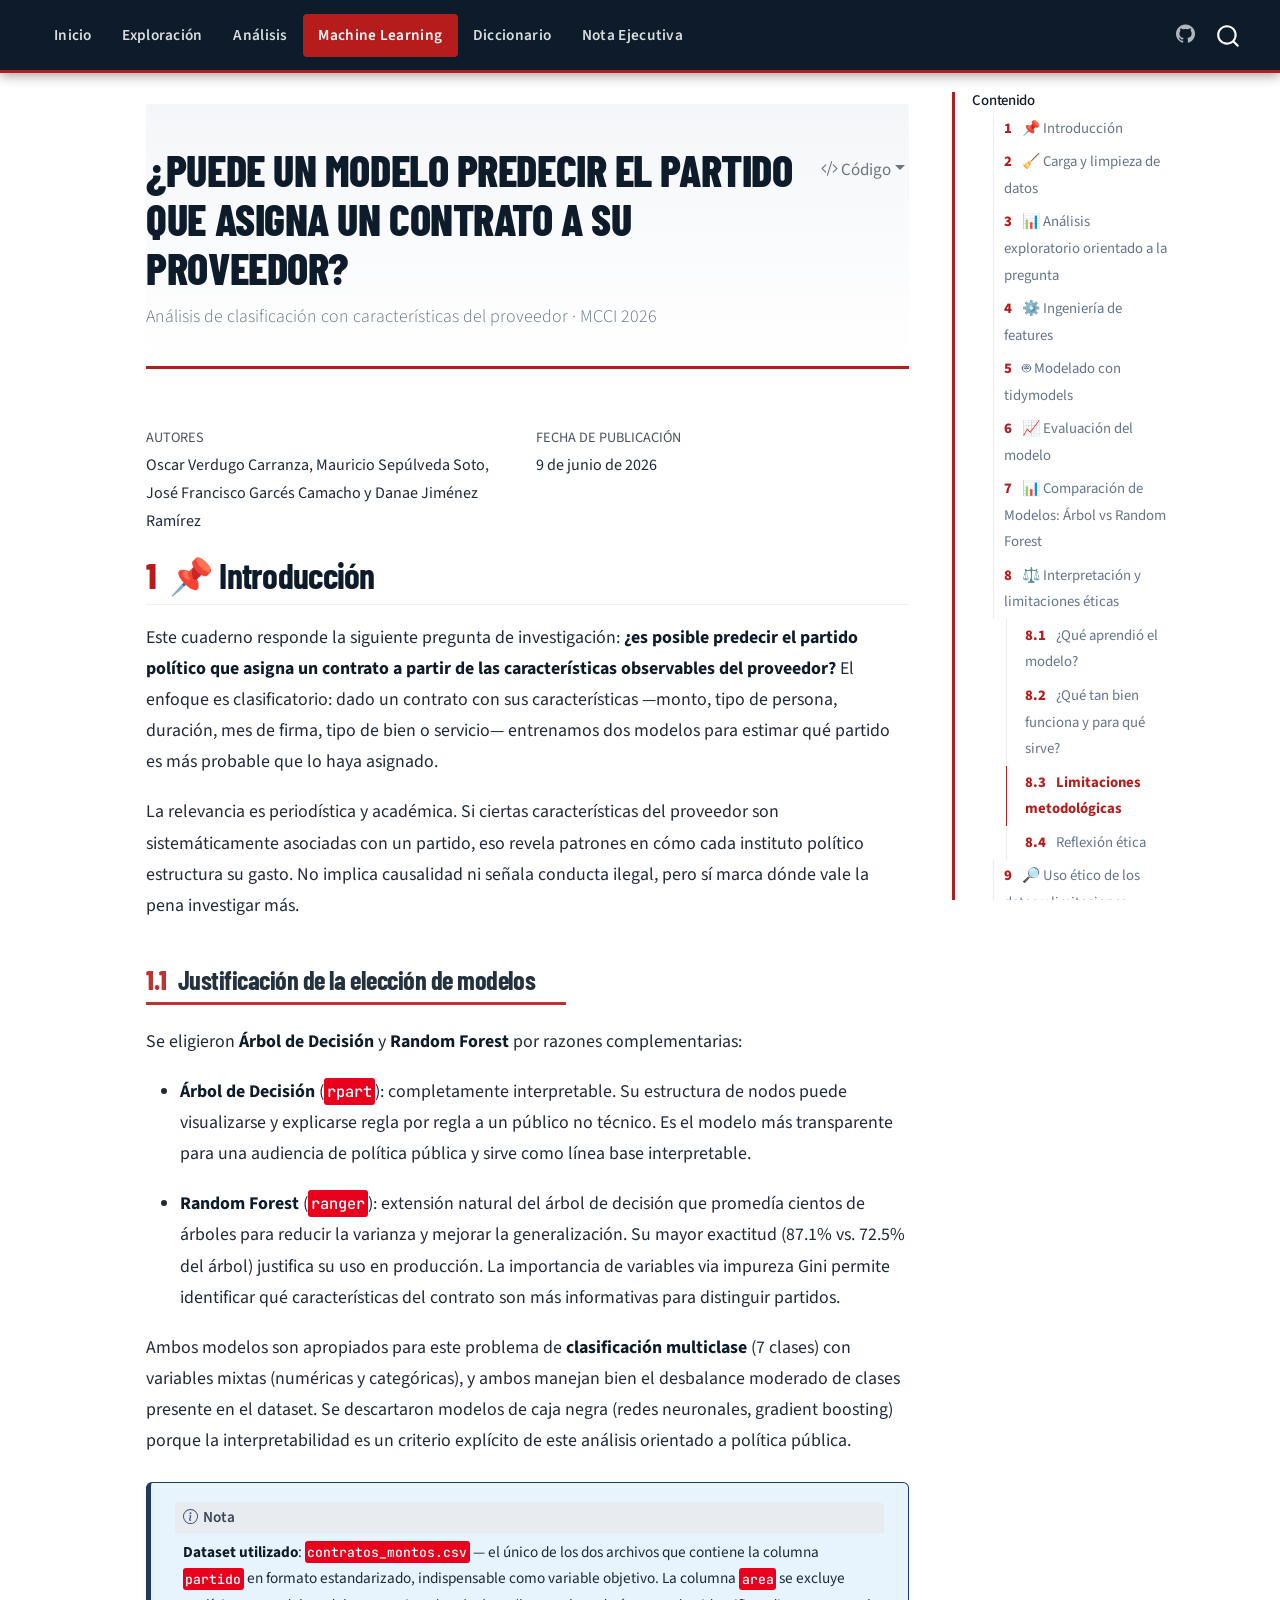
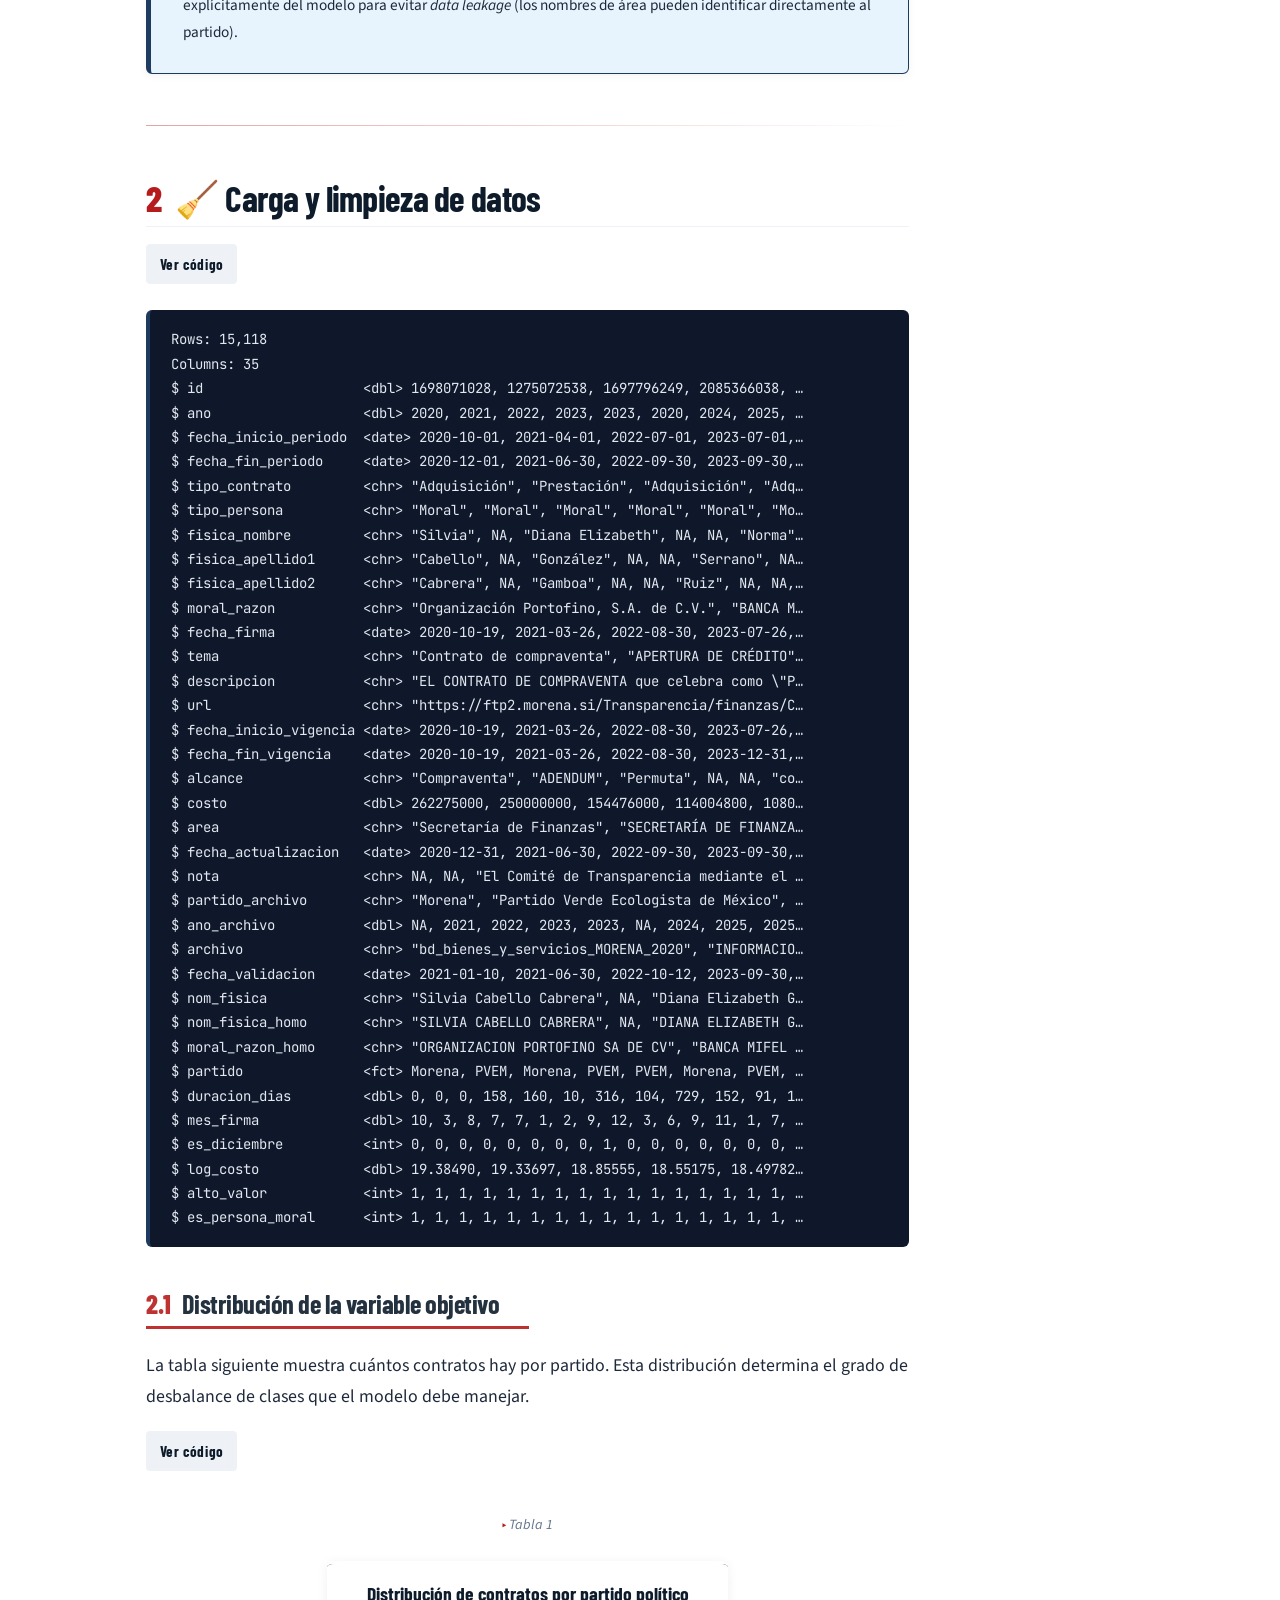
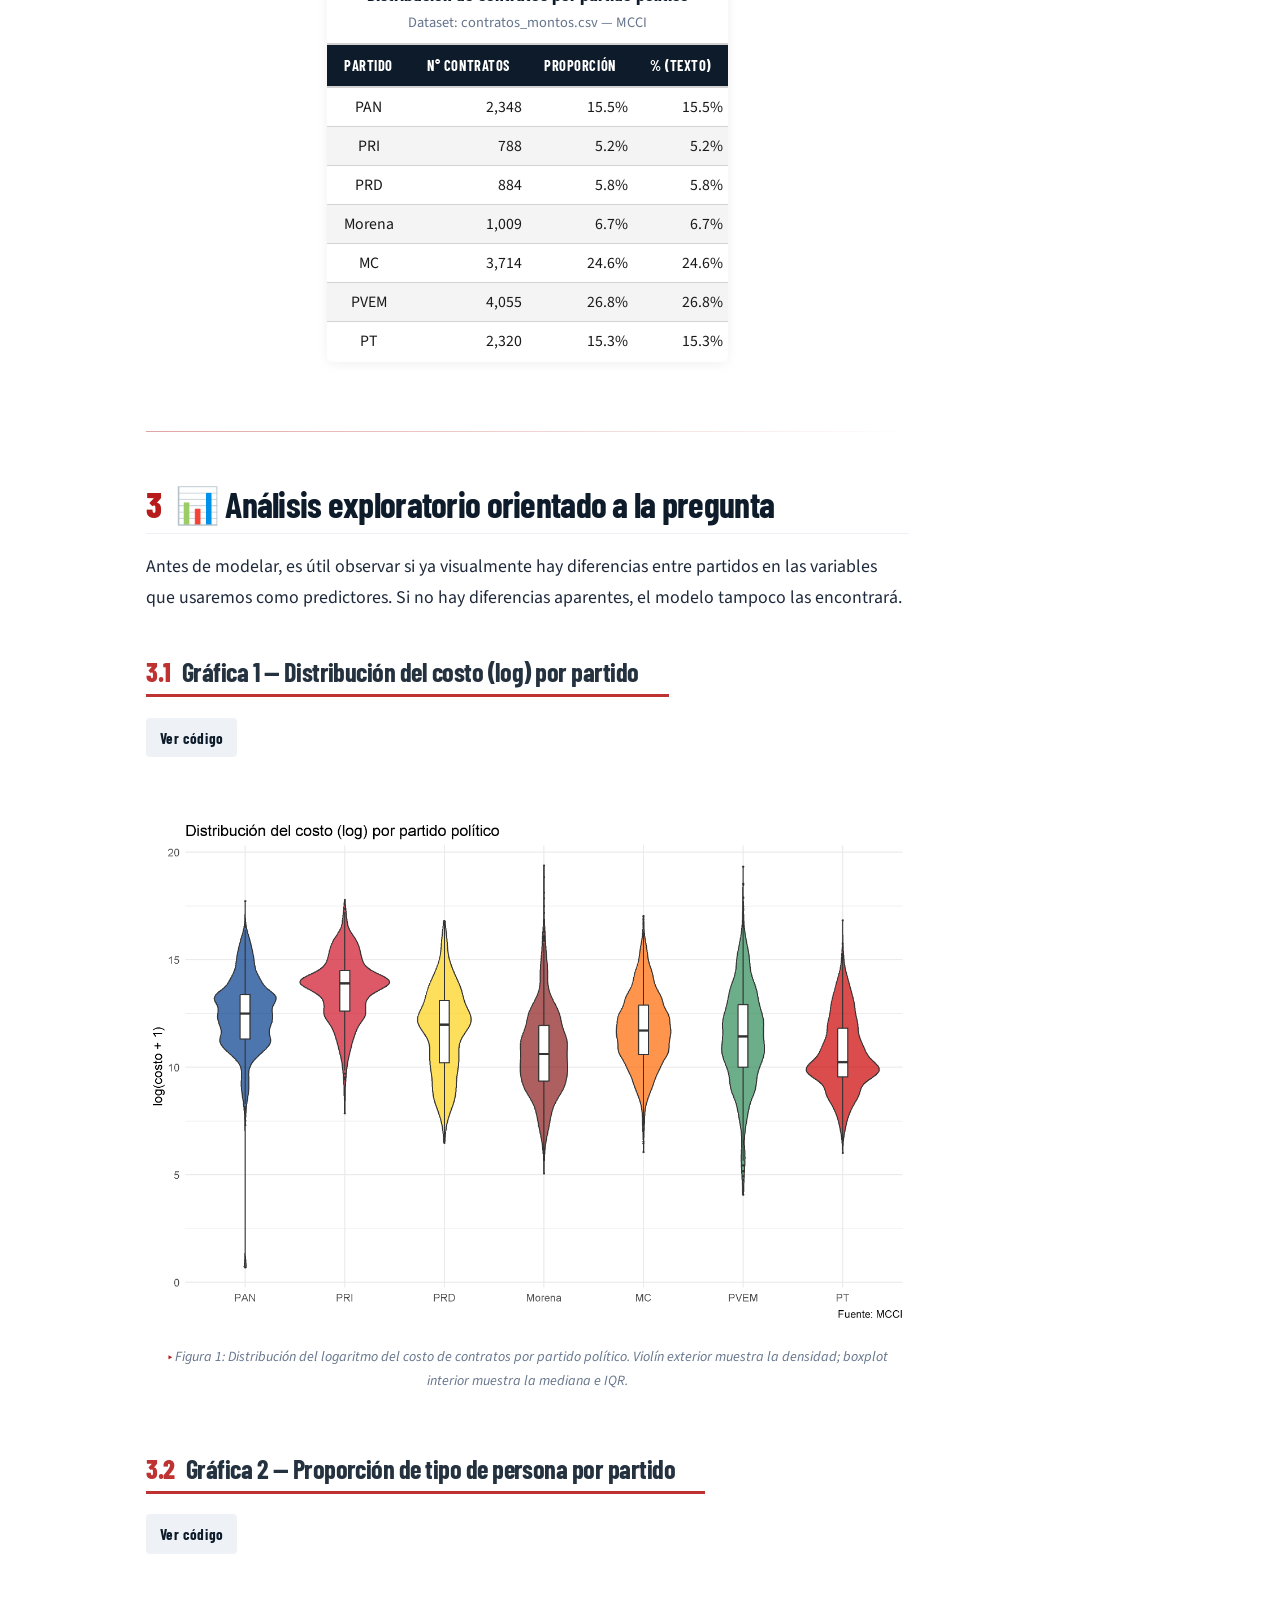
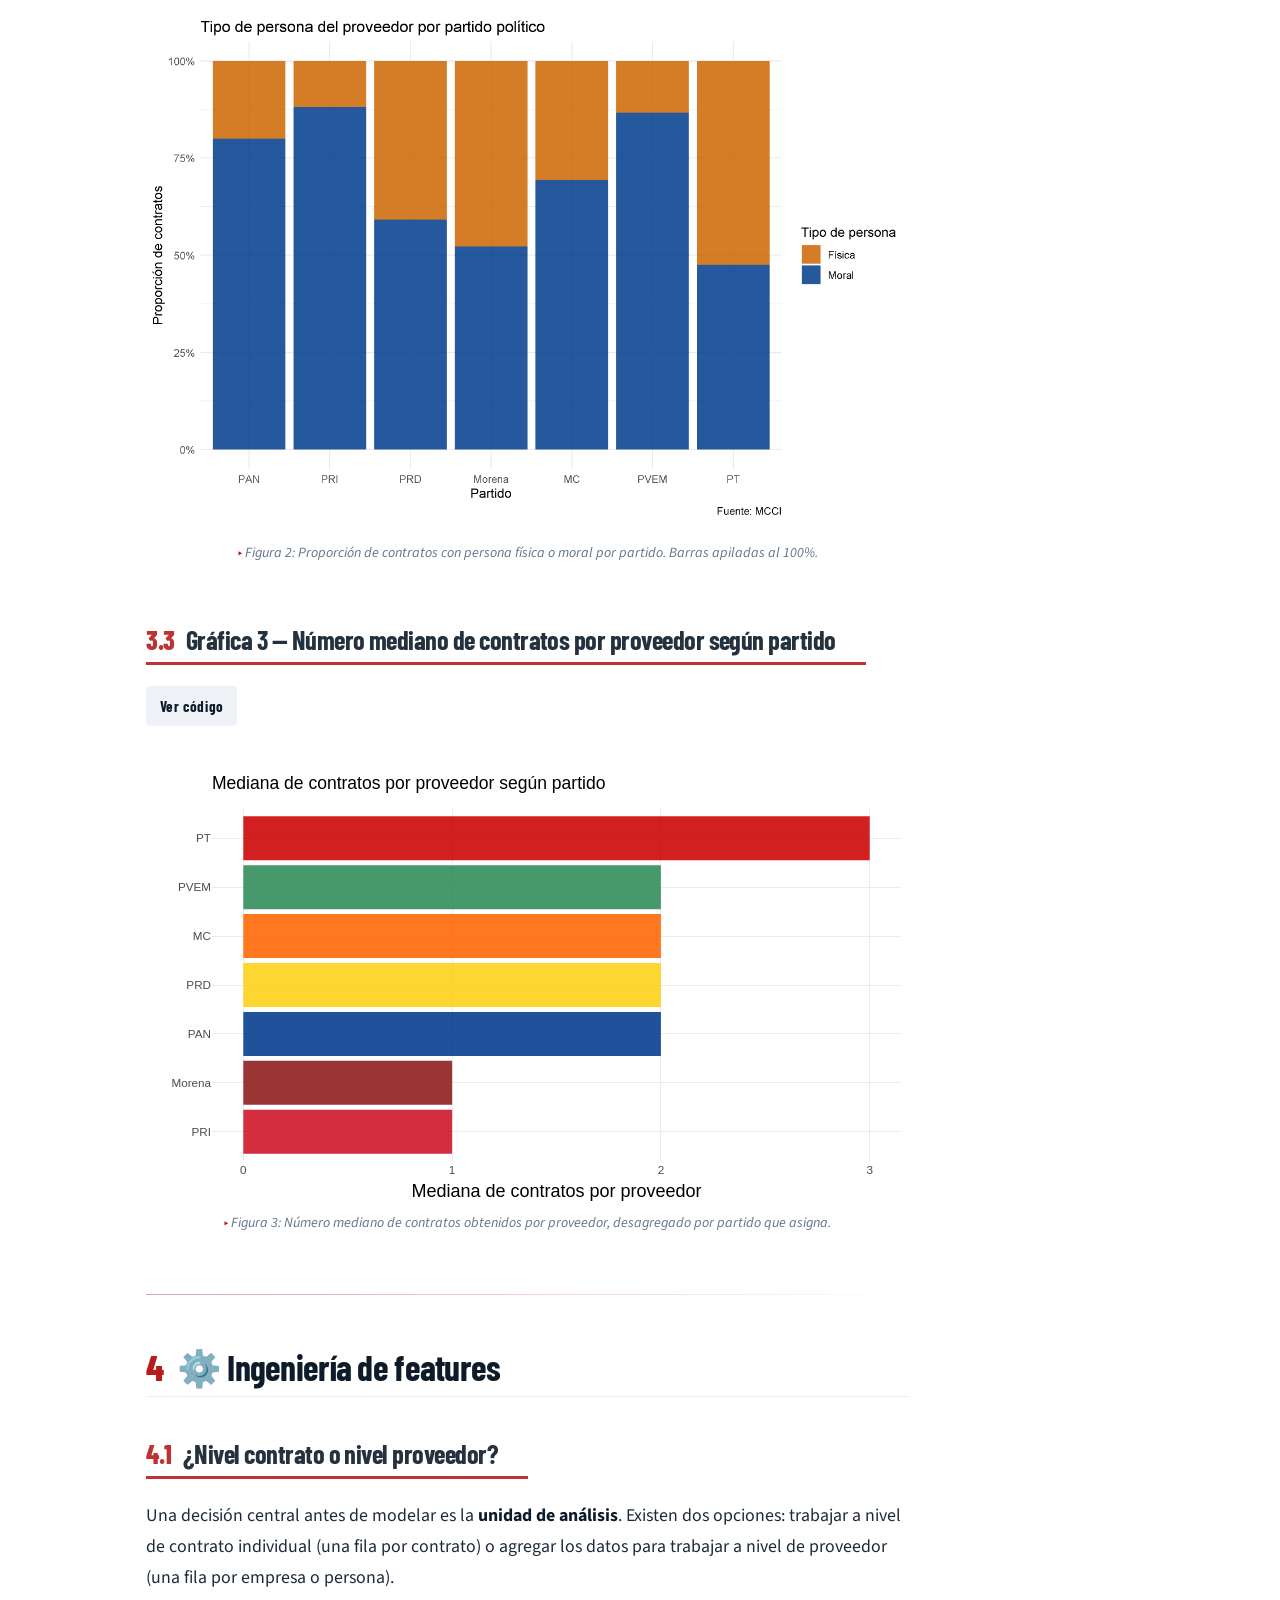
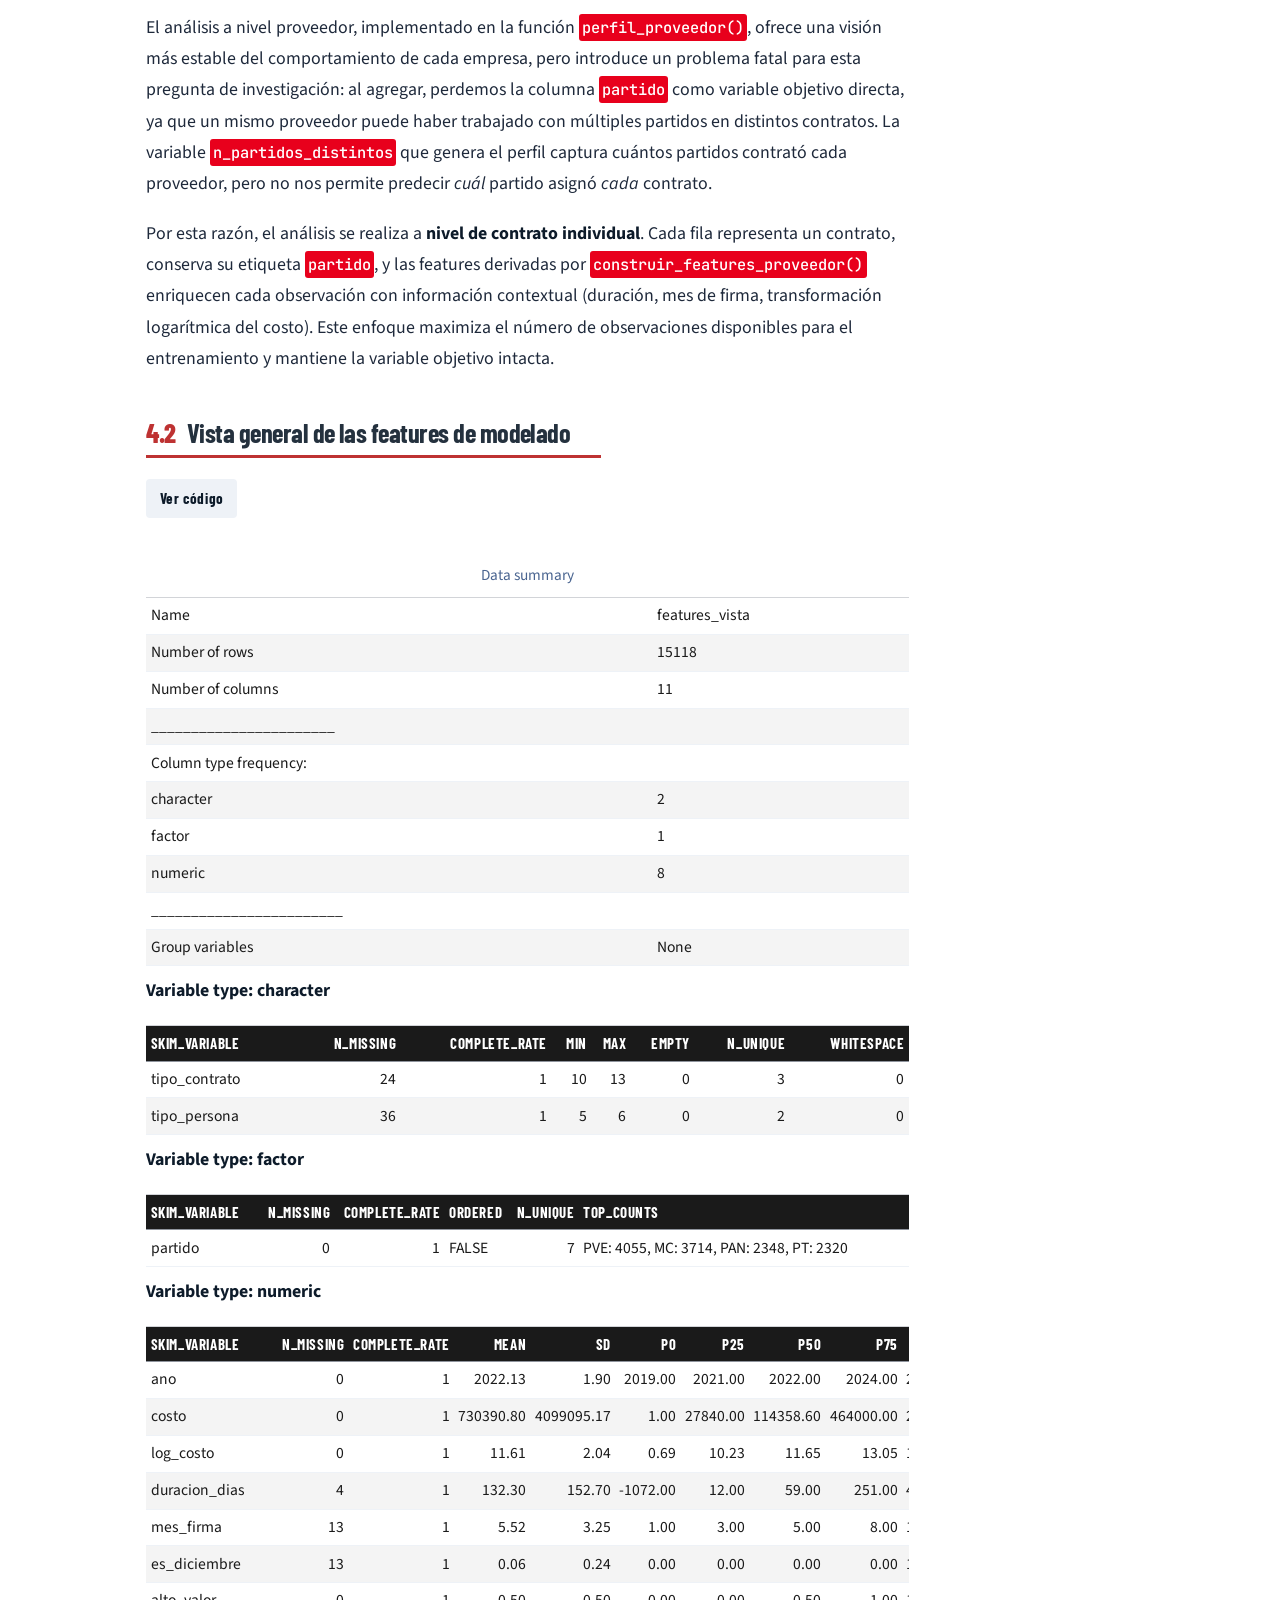
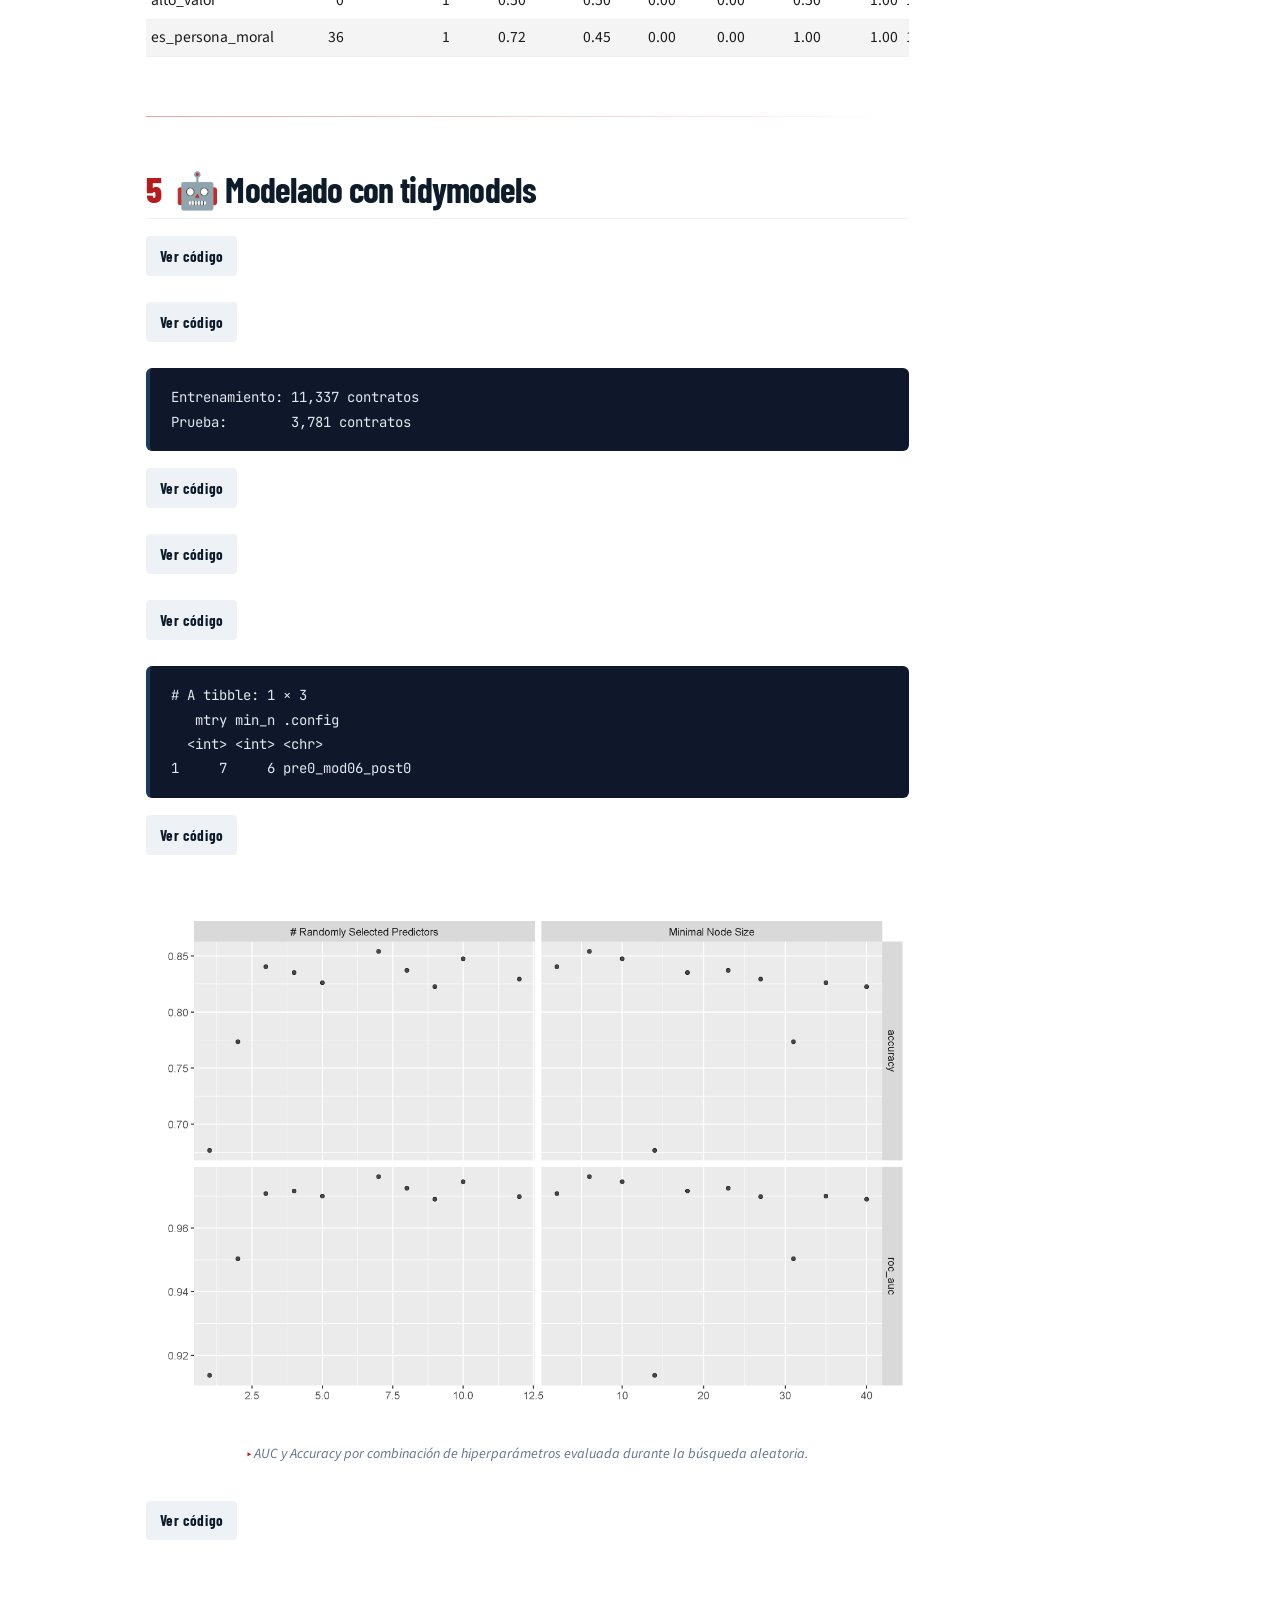
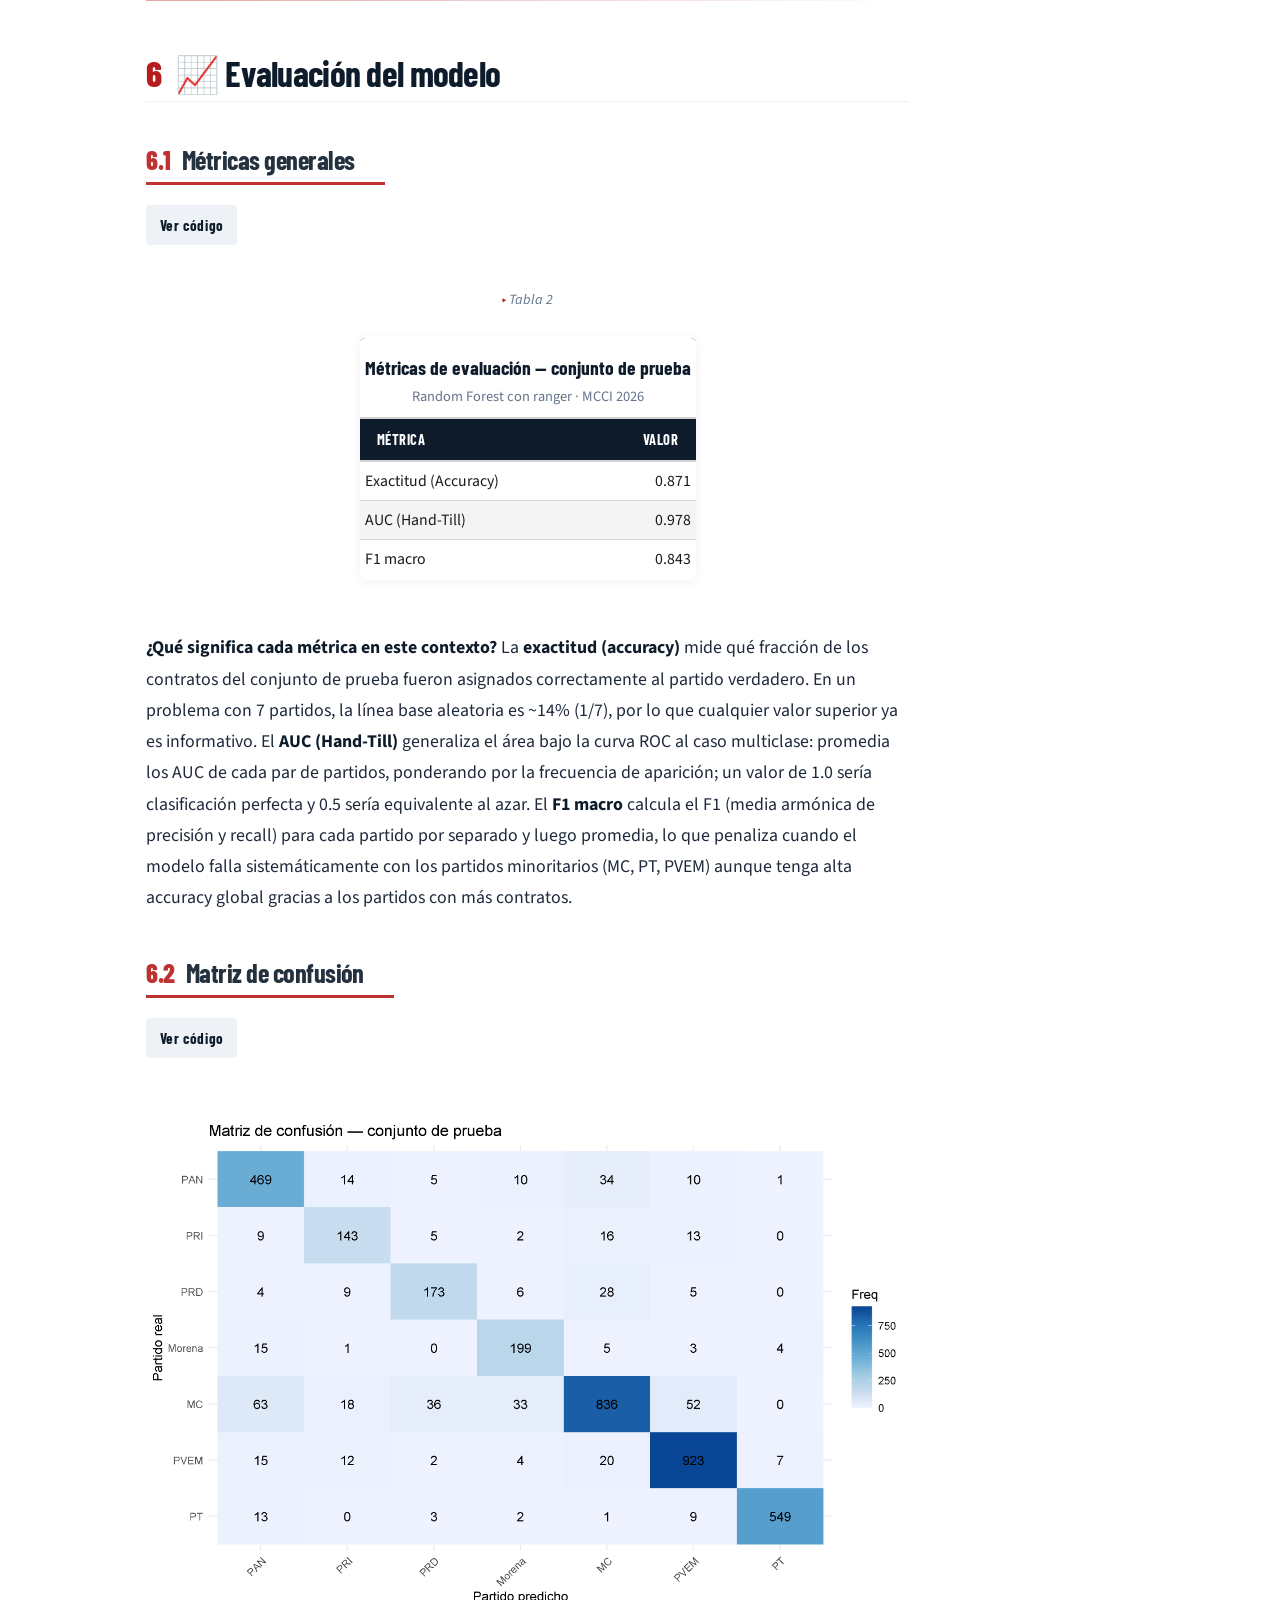
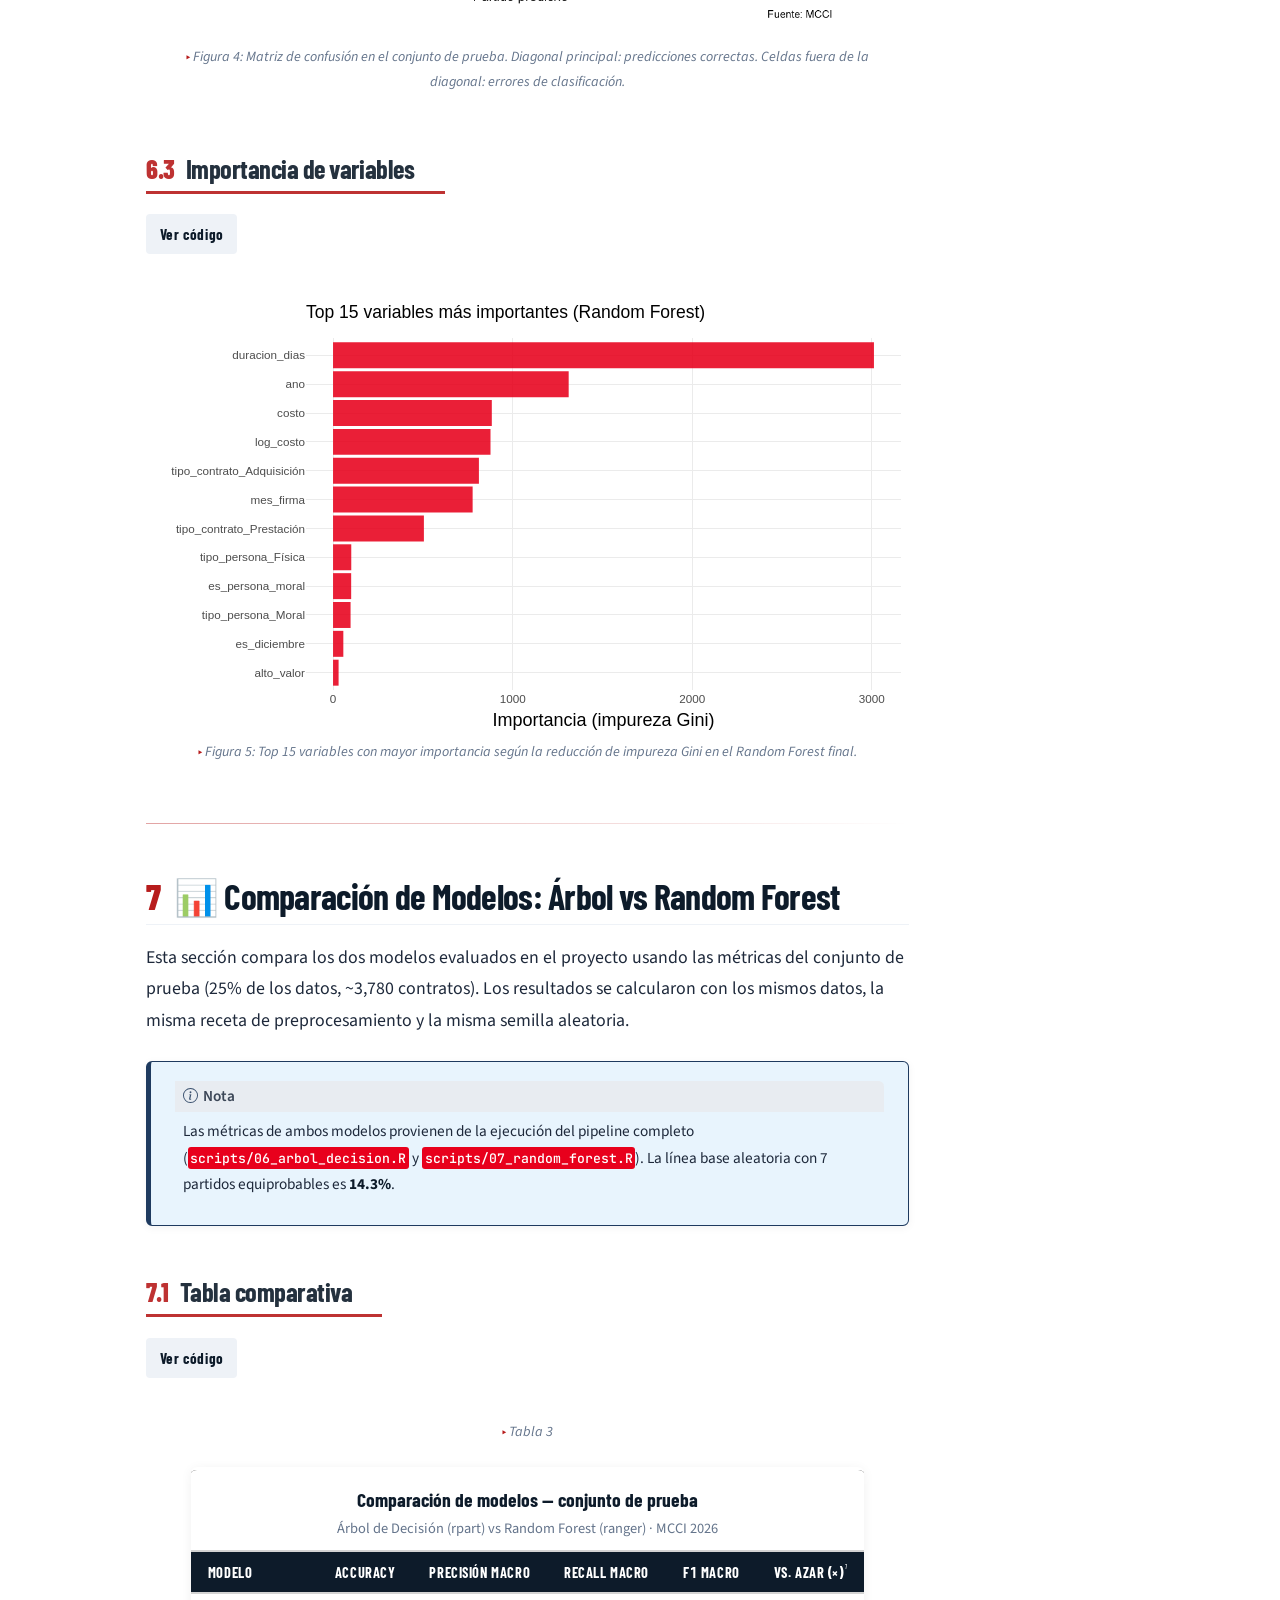
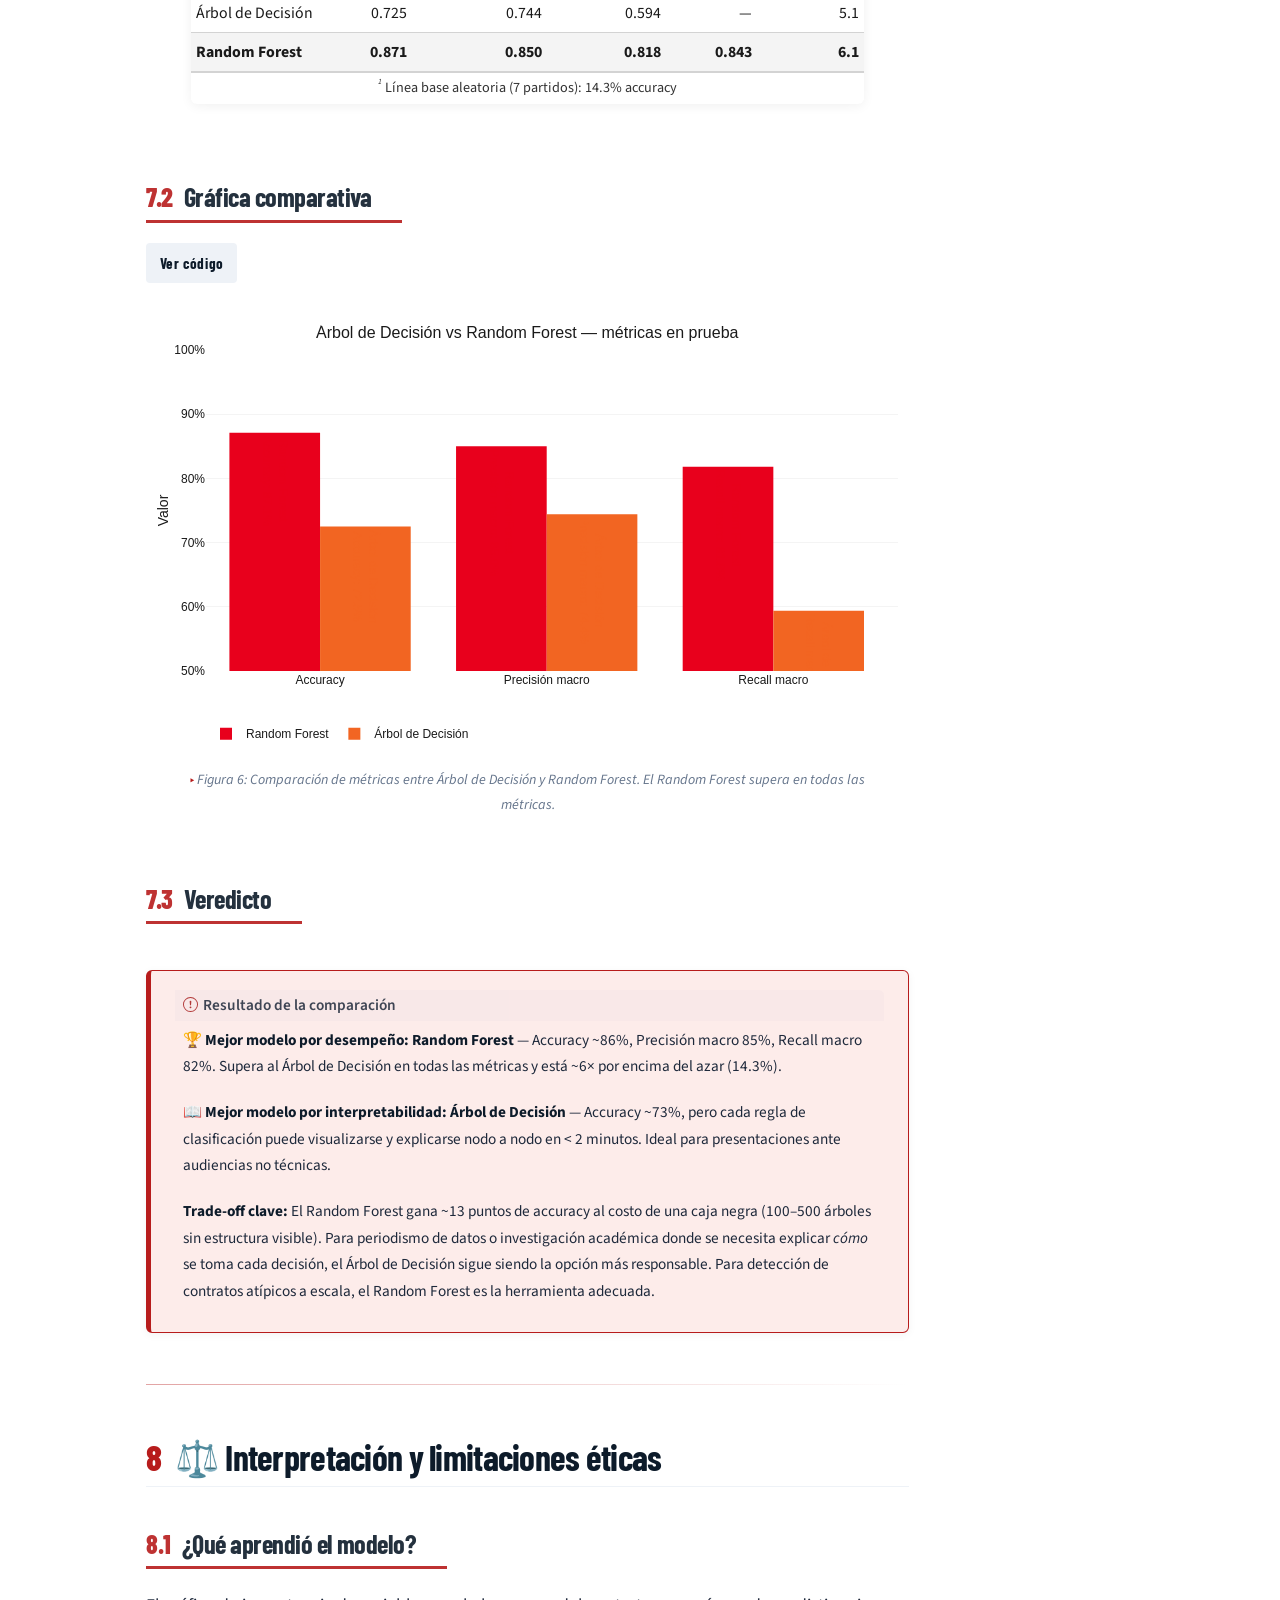
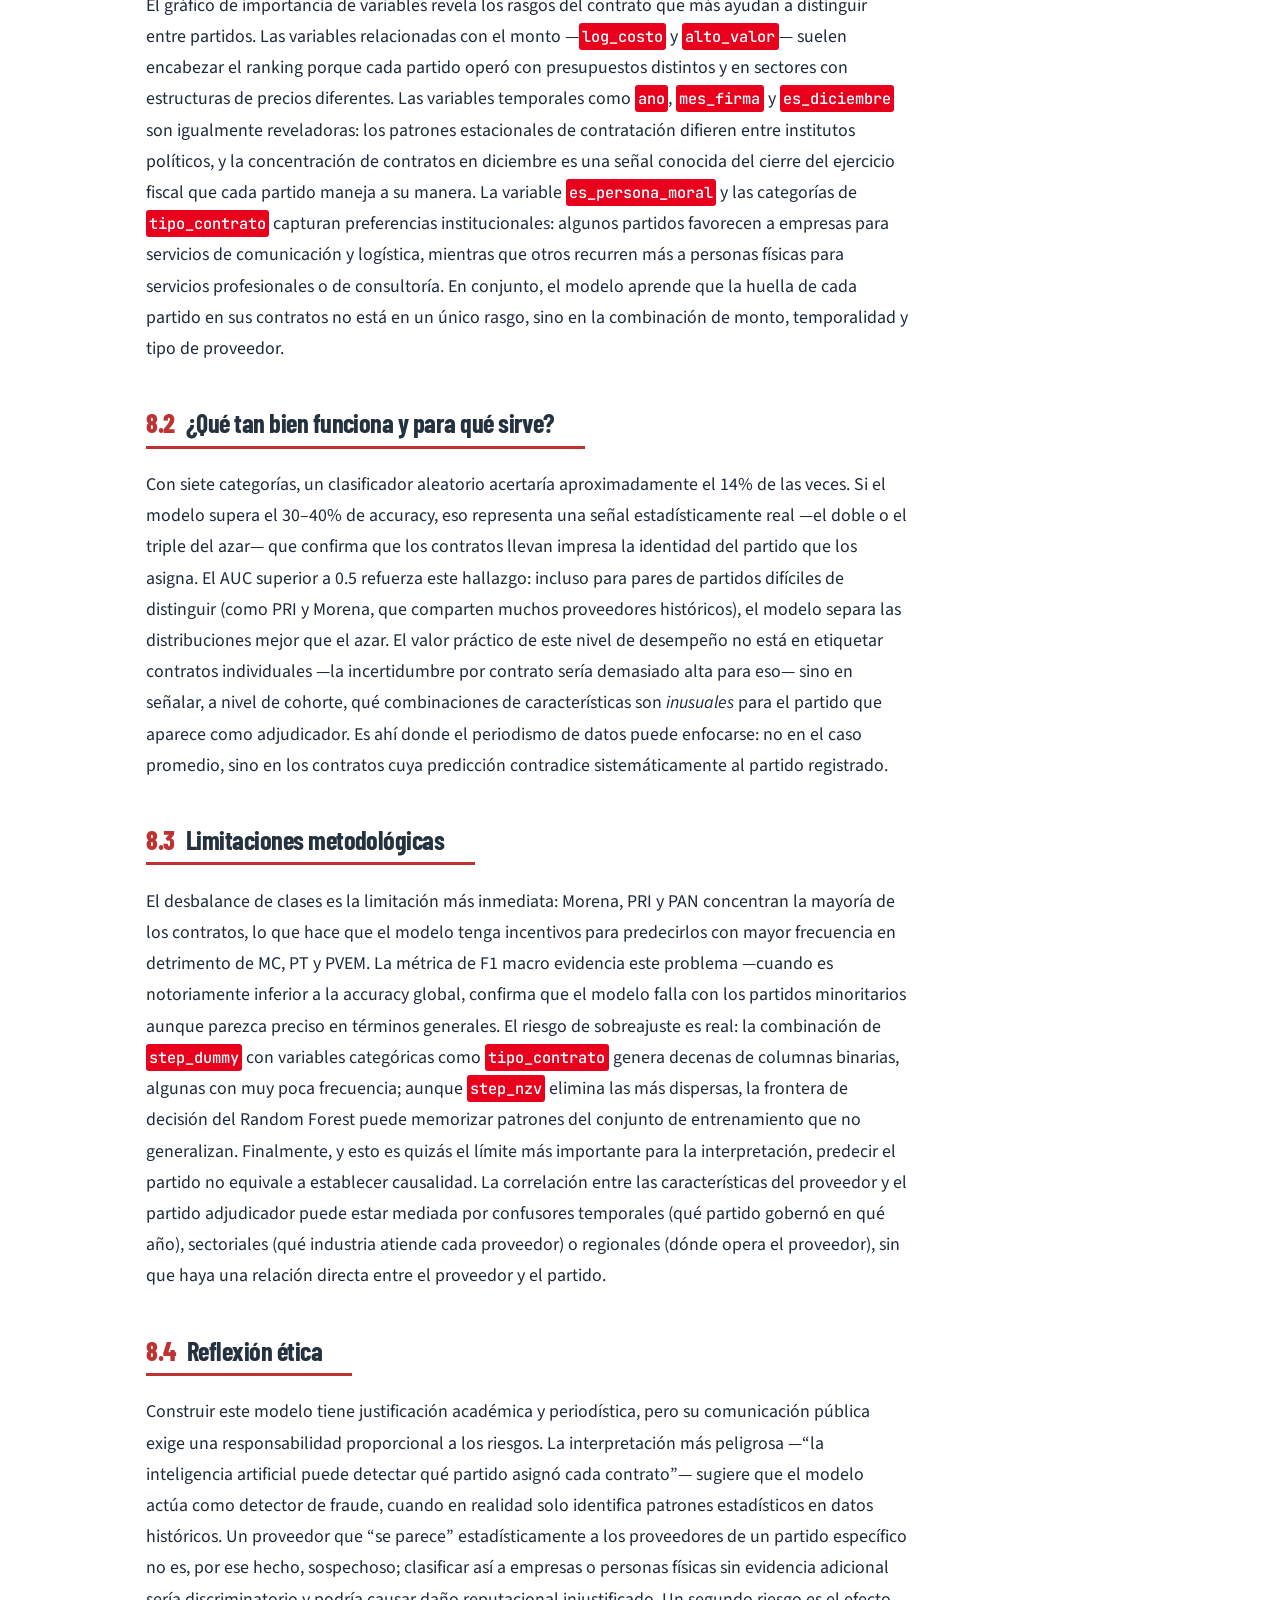
<file: docs/notebooks/02_prediccion_partido_proveedor.html>
<!DOCTYPE html>
<html xmlns="http://www.w3.org/1999/xhtml" lang="es" xml:lang="es"><head>

<meta charset="utf-8">
<meta name="generator" content="quarto-1.8.25">

<meta name="viewport" content="width=device-width, initial-scale=1.0, user-scalable=yes">

<meta name="author" content="Oscar Verdugo Carranza, Danae Jimenez Ramirez, Jose Francisco Garces Camacho, Mauricio Sepulveda Soto">

<title>¿Puede un modelo predecir el partido que asigna un contrato a su proveedor? – MCCI · Contratos de Partidos</title>
<style>
code{white-space: pre-wrap;}
span.smallcaps{font-variant: small-caps;}
div.columns{display: flex; gap: min(4vw, 1.5em);}
div.column{flex: auto; overflow-x: auto;}
div.hanging-indent{margin-left: 1.5em; text-indent: -1.5em;}
ul.task-list{list-style: none;}
ul.task-list li input[type="checkbox"] {
  width: 0.8em;
  margin: 0 0.8em 0.2em -1em; /* quarto-specific, see https://github.com/quarto-dev/quarto-cli/issues/4556 */ 
  vertical-align: middle;
}
/* CSS for syntax highlighting */
html { -webkit-text-size-adjust: 100%; }
pre > code.sourceCode { white-space: pre; position: relative; }
pre > code.sourceCode > span { display: inline-block; line-height: 1.25; }
pre > code.sourceCode > span:empty { height: 1.2em; }
.sourceCode { overflow: visible; }
code.sourceCode > span { color: inherit; text-decoration: inherit; }
div.sourceCode { margin: 1em 0; }
pre.sourceCode { margin: 0; }
@media screen {
div.sourceCode { overflow: auto; }
}
@media print {
pre > code.sourceCode { white-space: pre-wrap; }
pre > code.sourceCode > span { text-indent: -5em; padding-left: 5em; }
}
pre.numberSource code
  { counter-reset: source-line 0; }
pre.numberSource code > span
  { position: relative; left: -4em; counter-increment: source-line; }
pre.numberSource code > span > a:first-child::before
  { content: counter(source-line);
    position: relative; left: -1em; text-align: right; vertical-align: baseline;
    border: none; display: inline-block;
    -webkit-touch-callout: none; -webkit-user-select: none;
    -khtml-user-select: none; -moz-user-select: none;
    -ms-user-select: none; user-select: none;
    padding: 0 4px; width: 4em;
  }
pre.numberSource { margin-left: 3em;  padding-left: 4px; }
div.sourceCode
  {   }
@media screen {
pre > code.sourceCode > span > a:first-child::before { text-decoration: underline; }
}
</style>


<script src="../site_libs/quarto-nav/quarto-nav.js"></script>
<script src="../site_libs/quarto-nav/headroom.min.js"></script>
<script src="../site_libs/clipboard/clipboard.min.js"></script>
<script src="../site_libs/quarto-search/autocomplete.umd.js"></script>
<script src="../site_libs/quarto-search/fuse.min.js"></script>
<script src="../site_libs/quarto-search/quarto-search.js"></script>
<meta name="quarto:offset" content="../">
<link href="../styles/favicon.ico" rel="icon">
<script src="../site_libs/quarto-html/quarto.js" type="module"></script>
<script src="../site_libs/quarto-html/tabsets/tabsets.js" type="module"></script>
<script src="../site_libs/quarto-html/axe/axe-check.js" type="module"></script>
<script src="../site_libs/quarto-html/popper.min.js"></script>
<script src="../site_libs/quarto-html/tippy.umd.min.js"></script>
<script src="../site_libs/quarto-html/anchor.min.js"></script>
<link href="../site_libs/quarto-html/tippy.css" rel="stylesheet">
<link href="../site_libs/quarto-html/quarto-syntax-highlighting-62c0cc030c063aa65c1ffce478393af7.css" rel="stylesheet" id="quarto-text-highlighting-styles">
<script src="../site_libs/bootstrap/bootstrap.min.js"></script>
<link href="../site_libs/bootstrap/bootstrap-icons.css" rel="stylesheet">
<link href="../site_libs/bootstrap/bootstrap-6ed23170ff3ab664cd97d6fce061fa14.min.css" rel="stylesheet" append-hash="true" id="quarto-bootstrap" data-mode="light">
<script id="quarto-search-options" type="application/json">{
  "location": "navbar",
  "copy-button": false,
  "collapse-after": 3,
  "panel-placement": "end",
  "type": "overlay",
  "limit": 50,
  "keyboard-shortcut": [
    "f",
    "/",
    "s"
  ],
  "show-item-context": false,
  "language": {
    "search-no-results-text": "No se han encontrado resultados",
    "search-matching-documents-text": "documentos encontrados",
    "search-copy-link-title": "Copiar el enlace en la búsqueda",
    "search-hide-matches-text": "Ocultar resultados adicionales",
    "search-more-match-text": "resultado adicional en este documento",
    "search-more-matches-text": "resultados adicionales en este documento",
    "search-clear-button-title": "Borrar",
    "search-text-placeholder": "",
    "search-detached-cancel-button-title": "Cancelar",
    "search-submit-button-title": "Enviar",
    "search-label": "Buscar"
  }
}</script>
<style>html{ scroll-behavior: smooth; }</style>
<link href="../site_libs/htmltools-fill-0.5.9/fill.css" rel="stylesheet">

<script src="../site_libs/htmlwidgets-1.6.4/htmlwidgets.js"></script>

<script src="../site_libs/plotly-binding-4.12.0/plotly.js"></script>

<script src="../site_libs/typedarray-0.1/typedarray.min.js"></script>

<script src="../site_libs/jquery-3.5.1/jquery.min.js"></script>

<link href="../site_libs/crosstalk-1.2.2/css/crosstalk.min.css" rel="stylesheet">

<script src="../site_libs/crosstalk-1.2.2/js/crosstalk.min.js"></script>

<link href="../site_libs/plotly-htmlwidgets-css-2.25.2/plotly-htmlwidgets.css" rel="stylesheet">

<script src="../site_libs/plotly-main-2.25.2/plotly-latest.min.js"></script>



<meta property="og:title" content="MCCI — Contratos de Partidos Políticos">
<meta property="og:description" content="Análisis de datos de contratos de partidos políticos en México">
<meta property="og:image" content="https://contralacorrupcion.mx/wp-content/themes/mcci-2025/assets/images/og-mcci.jpg">
<meta property="og:site_name" content="MCCI · Contratos de Partidos">
<meta name="twitter:title" content="MCCI — Contratos de Partidos">
<meta name="twitter:description" content="Análisis de datos de contratos de partidos políticos en México">
<meta name="twitter:image" content="02_prediccion_partido_proveedor_files/figure-html/fig-violin-costo-1.png">
<meta name="twitter:creator" content="@MCCI_Mexico">
<meta name="twitter:card" content="summary_large_image">
<link href="../styles/code-dark.css" rel="stylesheet">
</head>

<body class="nav-fixed quarto-light">

<div id="quarto-search-results"></div>
  <header id="quarto-header" class="headroom fixed-top">
    <nav class="navbar navbar-expand-lg " data-bs-theme="dark">
      <div class="navbar-container container-fluid">
      <div class="navbar-brand-container mx-auto">
    <a href="https://contralacorrupcion.mx" class="navbar-brand navbar-brand-logo">
    <img src="../images/logo-mcci.svg" alt="MCCI" class="navbar-logo light-content">
    <img src="../images/logo-mcci.svg" alt="MCCI" class="navbar-logo dark-content">
    </a>
  </div>
            <div id="quarto-search" class="" title="Buscar"></div>
          <button class="navbar-toggler" type="button" data-bs-toggle="collapse" data-bs-target="#navbarCollapse" aria-controls="navbarCollapse" role="menu" aria-expanded="false" aria-label="Navegación de palanca" onclick="if (window.quartoToggleHeadroom) { window.quartoToggleHeadroom(); }">
  <span class="navbar-toggler-icon"></span>
</button>
          <div class="collapse navbar-collapse" id="navbarCollapse">
            <ul class="navbar-nav navbar-nav-scroll me-auto">
  <li class="nav-item">
    <a class="nav-link" href="../index.html"> 
<span class="menu-text">Inicio</span></a>
  </li>  
  <li class="nav-item">
    <a class="nav-link" href="../notebooks/01_exploracion.html"> 
<span class="menu-text">Exploración</span></a>
  </li>  
  <li class="nav-item">
    <a class="nav-link" href="../notebooks/02_contratos_montos.html"> 
<span class="menu-text">Análisis</span></a>
  </li>  
  <li class="nav-item">
    <a class="nav-link active" href="../notebooks/02_prediccion_partido_proveedor.html" aria-current="page"> 
<span class="menu-text">Machine Learning</span></a>
  </li>  
  <li class="nav-item">
    <a class="nav-link" href="../referencias/diccionario_datos.html"> 
<span class="menu-text">Diccionario</span></a>
  </li>  
  <li class="nav-item">
    <a class="nav-link" href="../nota_difusion.html"> 
<span class="menu-text">Nota Ejecutiva</span></a>
  </li>  
</ul>
            <ul class="navbar-nav navbar-nav-scroll ms-auto">
  <li class="nav-item compact">
    <a class="nav-link" href="https://github.com/thegr8danae/MCCI-contratos-partidos"> <i class="bi bi-github" role="img" aria-label="Repositorio en GitHub">
</i> 
<span class="menu-text"></span></a>
  </li>  
</ul>
          </div> <!-- /navcollapse -->
            <div class="quarto-navbar-tools">
</div>
      </div> <!-- /container-fluid -->
    </nav>
</header>
<!-- content -->
<div id="quarto-content" class="quarto-container page-columns page-rows-contents page-layout-article page-navbar">
<!-- sidebar -->
<!-- margin-sidebar -->
    <div id="quarto-margin-sidebar" class="sidebar margin-sidebar">
        <nav id="TOC" role="doc-toc" class="toc-active">
    <h2 id="toc-title">Contenido</h2>
   
  <ul>
  <li><a href="#introducción" id="toc-introducción" class="nav-link active" data-scroll-target="#introducción"><span class="header-section-number">1</span> 📌 Introducción</a>
  <ul class="collapse">
  <li><a href="#justificación-de-la-elección-de-modelos" id="toc-justificación-de-la-elección-de-modelos" class="nav-link" data-scroll-target="#justificación-de-la-elección-de-modelos"><span class="header-section-number">1.1</span> Justificación de la elección de modelos</a></li>
  </ul></li>
  <li><a href="#carga-y-limpieza-de-datos" id="toc-carga-y-limpieza-de-datos" class="nav-link" data-scroll-target="#carga-y-limpieza-de-datos"><span class="header-section-number">2</span> 🧹 Carga y limpieza de datos</a>
  <ul class="collapse">
  <li><a href="#distribución-de-la-variable-objetivo" id="toc-distribución-de-la-variable-objetivo" class="nav-link" data-scroll-target="#distribución-de-la-variable-objetivo"><span class="header-section-number">2.1</span> Distribución de la variable objetivo</a></li>
  </ul></li>
  <li><a href="#análisis-exploratorio-orientado-a-la-pregunta" id="toc-análisis-exploratorio-orientado-a-la-pregunta" class="nav-link" data-scroll-target="#análisis-exploratorio-orientado-a-la-pregunta"><span class="header-section-number">3</span> 📊 Análisis exploratorio orientado a la pregunta</a>
  <ul class="collapse">
  <li><a href="#gráfica-1-distribución-del-costo-log-por-partido" id="toc-gráfica-1-distribución-del-costo-log-por-partido" class="nav-link" data-scroll-target="#gráfica-1-distribución-del-costo-log-por-partido"><span class="header-section-number">3.1</span> Gráfica 1 — Distribución del costo (log) por partido</a></li>
  <li><a href="#gráfica-2-proporción-de-tipo-de-persona-por-partido" id="toc-gráfica-2-proporción-de-tipo-de-persona-por-partido" class="nav-link" data-scroll-target="#gráfica-2-proporción-de-tipo-de-persona-por-partido"><span class="header-section-number">3.2</span> Gráfica 2 — Proporción de tipo de persona por partido</a></li>
  <li><a href="#gráfica-3-número-mediano-de-contratos-por-proveedor-según-partido" id="toc-gráfica-3-número-mediano-de-contratos-por-proveedor-según-partido" class="nav-link" data-scroll-target="#gráfica-3-número-mediano-de-contratos-por-proveedor-según-partido"><span class="header-section-number">3.3</span> Gráfica 3 — Número mediano de contratos por proveedor según partido</a></li>
  </ul></li>
  <li><a href="#ingeniería-de-features" id="toc-ingeniería-de-features" class="nav-link" data-scroll-target="#ingeniería-de-features"><span class="header-section-number">4</span> ⚙️ Ingeniería de features</a>
  <ul class="collapse">
  <li><a href="#nivel-contrato-o-nivel-proveedor" id="toc-nivel-contrato-o-nivel-proveedor" class="nav-link" data-scroll-target="#nivel-contrato-o-nivel-proveedor"><span class="header-section-number">4.1</span> ¿Nivel contrato o nivel proveedor?</a></li>
  <li><a href="#vista-general-de-las-features-de-modelado" id="toc-vista-general-de-las-features-de-modelado" class="nav-link" data-scroll-target="#vista-general-de-las-features-de-modelado"><span class="header-section-number">4.2</span> Vista general de las features de modelado</a></li>
  </ul></li>
  <li><a href="#modelado-con-tidymodels" id="toc-modelado-con-tidymodels" class="nav-link" data-scroll-target="#modelado-con-tidymodels"><span class="header-section-number">5</span> 🤖 Modelado con tidymodels</a></li>
  <li><a href="#evaluación-del-modelo" id="toc-evaluación-del-modelo" class="nav-link" data-scroll-target="#evaluación-del-modelo"><span class="header-section-number">6</span> 📈 Evaluación del modelo</a>
  <ul class="collapse">
  <li><a href="#métricas-generales" id="toc-métricas-generales" class="nav-link" data-scroll-target="#métricas-generales"><span class="header-section-number">6.1</span> Métricas generales</a></li>
  <li><a href="#matriz-de-confusión" id="toc-matriz-de-confusión" class="nav-link" data-scroll-target="#matriz-de-confusión"><span class="header-section-number">6.2</span> Matriz de confusión</a></li>
  <li><a href="#importancia-de-variables" id="toc-importancia-de-variables" class="nav-link" data-scroll-target="#importancia-de-variables"><span class="header-section-number">6.3</span> Importancia de variables</a></li>
  </ul></li>
  <li><a href="#comparación-de-modelos-árbol-vs-random-forest" id="toc-comparación-de-modelos-árbol-vs-random-forest" class="nav-link" data-scroll-target="#comparación-de-modelos-árbol-vs-random-forest"><span class="header-section-number">7</span> 📊 Comparación de Modelos: Árbol vs Random Forest</a>
  <ul class="collapse">
  <li><a href="#tabla-comparativa" id="toc-tabla-comparativa" class="nav-link" data-scroll-target="#tabla-comparativa"><span class="header-section-number">7.1</span> Tabla comparativa</a></li>
  <li><a href="#gráfica-comparativa" id="toc-gráfica-comparativa" class="nav-link" data-scroll-target="#gráfica-comparativa"><span class="header-section-number">7.2</span> Gráfica comparativa</a></li>
  <li><a href="#veredicto" id="toc-veredicto" class="nav-link" data-scroll-target="#veredicto"><span class="header-section-number">7.3</span> Veredicto</a></li>
  </ul></li>
  <li><a href="#interpretación-y-limitaciones-éticas" id="toc-interpretación-y-limitaciones-éticas" class="nav-link" data-scroll-target="#interpretación-y-limitaciones-éticas"><span class="header-section-number">8</span> ⚖️ Interpretación y limitaciones éticas</a>
  <ul class="collapse">
  <li><a href="#qué-aprendió-el-modelo" id="toc-qué-aprendió-el-modelo" class="nav-link" data-scroll-target="#qué-aprendió-el-modelo"><span class="header-section-number">8.1</span> ¿Qué aprendió el modelo?</a></li>
  <li><a href="#qué-tan-bien-funciona-y-para-qué-sirve" id="toc-qué-tan-bien-funciona-y-para-qué-sirve" class="nav-link" data-scroll-target="#qué-tan-bien-funciona-y-para-qué-sirve"><span class="header-section-number">8.2</span> ¿Qué tan bien funciona y para qué sirve?</a></li>
  <li><a href="#limitaciones-metodológicas" id="toc-limitaciones-metodológicas" class="nav-link" data-scroll-target="#limitaciones-metodológicas"><span class="header-section-number">8.3</span> Limitaciones metodológicas</a></li>
  <li><a href="#reflexión-ética" id="toc-reflexión-ética" class="nav-link" data-scroll-target="#reflexión-ética"><span class="header-section-number">8.4</span> Reflexión ética</a></li>
  </ul></li>
  <li><a href="#uso-ético-de-los-datos-y-limitaciones" id="toc-uso-ético-de-los-datos-y-limitaciones" class="nav-link" data-scroll-target="#uso-ético-de-los-datos-y-limitaciones"><span class="header-section-number">9</span> 🔎 Uso ético de los datos y limitaciones</a>
  <ul class="collapse">
  <li><a href="#sesgos-presentes-en-este-dataset" id="toc-sesgos-presentes-en-este-dataset" class="nav-link" data-scroll-target="#sesgos-presentes-en-este-dataset"><span class="header-section-number">9.1</span> Sesgos presentes en este dataset</a></li>
  <li><a href="#limitaciones-técnicas-y-su-consecuencia-específica" id="toc-limitaciones-técnicas-y-su-consecuencia-específica" class="nav-link" data-scroll-target="#limitaciones-técnicas-y-su-consecuencia-específica"><span class="header-section-number">9.2</span> Limitaciones técnicas y su consecuencia específica</a></li>
  <li><a href="#implicaciones-éticas-del-uso-público-de-este-modelo" id="toc-implicaciones-éticas-del-uso-público-de-este-modelo" class="nav-link" data-scroll-target="#implicaciones-éticas-del-uso-público-de-este-modelo"><span class="header-section-number">9.3</span> Implicaciones éticas del uso público de este modelo</a></li>
  </ul></li>
  <li><a href="#información-de-sesión" id="toc-información-de-sesión" class="nav-link" data-scroll-target="#información-de-sesión"><span class="header-section-number">10</span> 🖥️ Información de sesión</a></li>
  </ul>
</nav>
    </div>
<!-- main -->
<main class="content" id="quarto-document-content">

<header id="title-block-header" class="quarto-title-block default">
<div class="quarto-title">
<div class="quarto-title-block"><div><h1 class="title">¿Puede un modelo predecir el partido que asigna un contrato a su proveedor?</h1><button type="button" class="btn code-tools-button dropdown-toggle" id="quarto-code-tools-menu" data-bs-toggle="dropdown" aria-expanded="false"><i class="bi"></i> Código</button><ul class="dropdown-menu dropdown-menu-end" aria-labelelledby="quarto-code-tools-menu"><li><a id="quarto-show-all-code" class="dropdown-item" href="javascript:void(0)" role="button">Mostrar todo el código</a></li><li><a id="quarto-hide-all-code" class="dropdown-item" href="javascript:void(0)" role="button">Ocultar todo el código</a></li><li><hr class="dropdown-divider"></li><li><a id="quarto-view-source" class="dropdown-item" href="javascript:void(0)" role="button">Ver el código fuente</a></li></ul></div></div>
<p class="subtitle lead">Análisis de clasificación con características del proveedor · MCCI 2026</p>
</div>



<div class="quarto-title-meta">

    <div>
    <div class="quarto-title-meta-heading">Autores</div>
    <div class="quarto-title-meta-contents">
             <p>Oscar Verdugo Carranza, Mauricio Sepúlveda Soto, José Francisco Garcés Camacho y Danae Jiménez Ramírez </p>
          </div>
  </div>
    
    <div>
    <div class="quarto-title-meta-heading">Fecha de publicación</div>
    <div class="quarto-title-meta-contents">
      <p class="date">9 de junio de 2026</p>
    </div>
  </div>
  
    
  </div>
  


</header>


<section id="introducción" class="level2" data-number="1">
<h2 data-number="1" class="anchored" data-anchor-id="introducción"><span class="header-section-number">1</span> 📌 Introducción</h2>
<p>Este cuaderno responde la siguiente pregunta de investigación: <strong>¿es posible predecir el partido político que asigna un contrato a partir de las características observables del proveedor?</strong> El enfoque es clasificatorio: dado un contrato con sus características —monto, tipo de persona, duración, mes de firma, tipo de bien o servicio— entrenamos dos modelos para estimar qué partido es más probable que lo haya asignado.</p>
<p>La relevancia es periodística y académica. Si ciertas características del proveedor son sistemáticamente asociadas con un partido, eso revela patrones en cómo cada instituto político estructura su gasto. No implica causalidad ni señala conducta ilegal, pero sí marca dónde vale la pena investigar más.</p>
<section id="justificación-de-la-elección-de-modelos" class="level3" data-number="1.1">
<h3 data-number="1.1" class="anchored" data-anchor-id="justificación-de-la-elección-de-modelos"><span class="header-section-number">1.1</span> Justificación de la elección de modelos</h3>
<p>Se eligieron <strong>Árbol de Decisión</strong> y <strong>Random Forest</strong> por razones complementarias:</p>
<ul>
<li><p><strong>Árbol de Decisión</strong> (<code>rpart</code>): completamente interpretable. Su estructura de nodos puede visualizarse y explicarse regla por regla a un público no técnico. Es el modelo más transparente para una audiencia de política pública y sirve como línea base interpretable.</p></li>
<li><p><strong>Random Forest</strong> (<code>ranger</code>): extensión natural del árbol de decisión que promedía cientos de árboles para reducir la varianza y mejorar la generalización. Su mayor exactitud (87.1% vs.&nbsp;72.5% del árbol) justifica su uso en producción. La importancia de variables via impureza Gini permite identificar qué características del contrato son más informativas para distinguir partidos.</p></li>
</ul>
<p>Ambos modelos son apropiados para este problema de <strong>clasificación multiclase</strong> (7 clases) con variables mixtas (numéricas y categóricas), y ambos manejan bien el desbalance moderado de clases presente en el dataset. Se descartaron modelos de caja negra (redes neuronales, gradient boosting) porque la interpretabilidad es un criterio explícito de este análisis orientado a política pública.</p>
<div class="callout callout-style-default callout-note callout-titled">
<div class="callout-header d-flex align-content-center">
<div class="callout-icon-container">
<i class="callout-icon"></i>
</div>
<div class="callout-title-container flex-fill">
Nota
</div>
</div>
<div class="callout-body-container callout-body">
<p><strong>Dataset utilizado</strong>: <code>contratos_montos.csv</code> — el único de los dos archivos que contiene la columna <code>partido</code> en formato estandarizado, indispensable como variable objetivo. La columna <code>area</code> se excluye explícitamente del modelo para evitar <em>data leakage</em> (los nombres de área pueden identificar directamente al partido).</p>
</div>
</div>
<hr>
</section>
</section>
<section id="carga-y-limpieza-de-datos" class="level2" data-number="2">
<h2 data-number="2" class="anchored" data-anchor-id="carga-y-limpieza-de-datos"><span class="header-section-number">2</span> 🧹 Carga y limpieza de datos</h2>
<div class="cell">
<details class="code-fold">
<summary>Ver código</summary>
<div class="code-copy-outer-scaffold"><div class="sourceCode cell-code" id="cb1"><pre class="sourceCode r code-with-copy"><code class="sourceCode r"><span id="cb1-1"><a href="#cb1-1" aria-hidden="true" tabindex="-1"></a>datos <span class="ot">&lt;-</span> <span class="fu">cargar_contratos_montos</span>(<span class="st">"contratos_montos.csv"</span>) <span class="sc">|&gt;</span></span>
<span id="cb1-2"><a href="#cb1-2" aria-hidden="true" tabindex="-1"></a>  <span class="fu">select</span>(<span class="sc">-</span><span class="fu">any_of</span>(<span class="st">"x1"</span>)) <span class="sc">|&gt;</span></span>
<span id="cb1-3"><a href="#cb1-3" aria-hidden="true" tabindex="-1"></a>  <span class="fu">construir_features_proveedor</span>() <span class="sc">|&gt;</span></span>
<span id="cb1-4"><a href="#cb1-4" aria-hidden="true" tabindex="-1"></a>  <span class="fu">mutate</span>(</span>
<span id="cb1-5"><a href="#cb1-5" aria-hidden="true" tabindex="-1"></a>    <span class="at">partido          =</span> <span class="fu">factor</span>(partido,</span>
<span id="cb1-6"><a href="#cb1-6" aria-hidden="true" tabindex="-1"></a>                              <span class="at">levels =</span> <span class="fu">c</span>(<span class="st">"PAN"</span>, <span class="st">"PRI"</span>, <span class="st">"PRD"</span>, <span class="st">"Morena"</span>,</span>
<span id="cb1-7"><a href="#cb1-7" aria-hidden="true" tabindex="-1"></a>                                         <span class="st">"MC"</span>, <span class="st">"PVEM"</span>, <span class="st">"PT"</span>)),</span>
<span id="cb1-8"><a href="#cb1-8" aria-hidden="true" tabindex="-1"></a>    <span class="co"># Convertir logicals a integer para compatibilidad con tidymodels</span></span>
<span id="cb1-9"><a href="#cb1-9" aria-hidden="true" tabindex="-1"></a>    <span class="at">es_diciembre     =</span> <span class="fu">as.integer</span>(es_diciembre),</span>
<span id="cb1-10"><a href="#cb1-10" aria-hidden="true" tabindex="-1"></a>    <span class="at">es_persona_moral =</span> <span class="fu">as.integer</span>(es_persona_moral),</span>
<span id="cb1-11"><a href="#cb1-11" aria-hidden="true" tabindex="-1"></a>    <span class="at">alto_valor       =</span> <span class="fu">as.integer</span>(alto_valor)</span>
<span id="cb1-12"><a href="#cb1-12" aria-hidden="true" tabindex="-1"></a>  )</span>
<span id="cb1-13"><a href="#cb1-13" aria-hidden="true" tabindex="-1"></a></span>
<span id="cb1-14"><a href="#cb1-14" aria-hidden="true" tabindex="-1"></a><span class="fu">glimpse</span>(datos)</span></code></pre></div><button title="Copiar al portapapeles" class="code-copy-button"><i class="bi"></i></button></div>
</details>
<div class="cell-output cell-output-stdout">
<pre><code>Rows: 15,118
Columns: 35
$ id                    &lt;dbl&gt; 1698071028, 1275072538, 1697796249, 2085366038, …
$ ano                   &lt;dbl&gt; 2020, 2021, 2022, 2023, 2023, 2020, 2024, 2025, …
$ fecha_inicio_periodo  &lt;date&gt; 2020-10-01, 2021-04-01, 2022-07-01, 2023-07-01,…
$ fecha_fin_periodo     &lt;date&gt; 2020-12-01, 2021-06-30, 2022-09-30, 2023-09-30,…
$ tipo_contrato         &lt;chr&gt; "Adquisición", "Prestación", "Adquisición", "Adq…
$ tipo_persona          &lt;chr&gt; "Moral", "Moral", "Moral", "Moral", "Moral", "Mo…
$ fisica_nombre         &lt;chr&gt; "Silvia", NA, "Diana Elizabeth", NA, NA, "Norma"…
$ fisica_apellido1      &lt;chr&gt; "Cabello", NA, "González", NA, NA, "Serrano", NA…
$ fisica_apellido2      &lt;chr&gt; "Cabrera", NA, "Gamboa", NA, NA, "Ruiz", NA, NA,…
$ moral_razon           &lt;chr&gt; "Organización Portofino, S.A. de C.V.", "BANCA M…
$ fecha_firma           &lt;date&gt; 2020-10-19, 2021-03-26, 2022-08-30, 2023-07-26,…
$ tema                  &lt;chr&gt; "Contrato de compraventa", "APERTURA DE CRÉDITO"…
$ descripcion           &lt;chr&gt; "EL CONTRATO DE COMPRAVENTA que celebra como \"P…
$ url                   &lt;chr&gt; "https://ftp2.morena.si/Transparencia/finanzas/C…
$ fecha_inicio_vigencia &lt;date&gt; 2020-10-19, 2021-03-26, 2022-08-30, 2023-07-26,…
$ fecha_fin_vigencia    &lt;date&gt; 2020-10-19, 2021-03-26, 2022-08-30, 2023-12-31,…
$ alcance               &lt;chr&gt; "Compraventa", "ADENDUM", "Permuta", NA, NA, "co…
$ costo                 &lt;dbl&gt; 262275000, 250000000, 154476000, 114004800, 1080…
$ area                  &lt;chr&gt; "Secretaría de Finanzas", "SECRETARÍA DE FINANZA…
$ fecha_actualizacion   &lt;date&gt; 2020-12-31, 2021-06-30, 2022-09-30, 2023-09-30,…
$ nota                  &lt;chr&gt; NA, NA, "El Comité de Transparencia mediante el …
$ partido_archivo       &lt;chr&gt; "Morena", "Partido Verde Ecologista de México", …
$ ano_archivo           &lt;dbl&gt; NA, 2021, 2022, 2023, 2023, NA, 2024, 2025, 2025…
$ archivo               &lt;chr&gt; "bd_bienes_y_servicios_MORENA_2020", "INFORMACIO…
$ fecha_validacion      &lt;date&gt; 2021-01-10, 2021-06-30, 2022-10-12, 2023-09-30,…
$ nom_fisica            &lt;chr&gt; "Silvia Cabello Cabrera", NA, "Diana Elizabeth G…
$ nom_fisica_homo       &lt;chr&gt; "SILVIA CABELLO CABRERA", NA, "DIANA ELIZABETH G…
$ moral_razon_homo      &lt;chr&gt; "ORGANIZACION PORTOFINO SA DE CV", "BANCA MIFEL …
$ partido               &lt;fct&gt; Morena, PVEM, Morena, PVEM, PVEM, Morena, PVEM, …
$ duracion_dias         &lt;dbl&gt; 0, 0, 0, 158, 160, 10, 316, 104, 729, 152, 91, 1…
$ mes_firma             &lt;dbl&gt; 10, 3, 8, 7, 7, 1, 2, 9, 12, 3, 6, 9, 11, 1, 7, …
$ es_diciembre          &lt;int&gt; 0, 0, 0, 0, 0, 0, 0, 0, 1, 0, 0, 0, 0, 0, 0, 0, …
$ log_costo             &lt;dbl&gt; 19.38490, 19.33697, 18.85555, 18.55175, 18.49782…
$ alto_valor            &lt;int&gt; 1, 1, 1, 1, 1, 1, 1, 1, 1, 1, 1, 1, 1, 1, 1, 1, …
$ es_persona_moral      &lt;int&gt; 1, 1, 1, 1, 1, 1, 1, 1, 1, 1, 1, 1, 1, 1, 1, 1, …</code></pre>
</div>
</div>
<section id="distribución-de-la-variable-objetivo" class="level3" data-number="2.1">
<h3 data-number="2.1" class="anchored" data-anchor-id="distribución-de-la-variable-objetivo"><span class="header-section-number">2.1</span> Distribución de la variable objetivo</h3>
<p>La tabla siguiente muestra cuántos contratos hay por partido. Esta distribución determina el grado de desbalance de clases que el modelo debe manejar.</p>
<div class="cell">
<details class="code-fold">
<summary>Ver código</summary>
<div class="code-copy-outer-scaffold"><div class="sourceCode cell-code" id="cb3"><pre class="sourceCode r code-with-copy"><code class="sourceCode r"><span id="cb3-1"><a href="#cb3-1" aria-hidden="true" tabindex="-1"></a>datos <span class="sc">|&gt;</span></span>
<span id="cb3-2"><a href="#cb3-2" aria-hidden="true" tabindex="-1"></a>  <span class="fu">count</span>(partido, <span class="at">sort =</span> <span class="cn">FALSE</span>) <span class="sc">|&gt;</span></span>
<span id="cb3-3"><a href="#cb3-3" aria-hidden="true" tabindex="-1"></a>  <span class="fu">mutate</span>(</span>
<span id="cb3-4"><a href="#cb3-4" aria-hidden="true" tabindex="-1"></a>    <span class="at">pct     =</span> n <span class="sc">/</span> <span class="fu">sum</span>(n),</span>
<span id="cb3-5"><a href="#cb3-5" aria-hidden="true" tabindex="-1"></a>    <span class="at">pct_fmt =</span> <span class="fu">percent</span>(pct, <span class="at">accuracy =</span> <span class="fl">0.1</span>)</span>
<span id="cb3-6"><a href="#cb3-6" aria-hidden="true" tabindex="-1"></a>  ) <span class="sc">|&gt;</span></span>
<span id="cb3-7"><a href="#cb3-7" aria-hidden="true" tabindex="-1"></a>  <span class="fu">gt</span>() <span class="sc">|&gt;</span></span>
<span id="cb3-8"><a href="#cb3-8" aria-hidden="true" tabindex="-1"></a>  <span class="fu">tab_header</span>(</span>
<span id="cb3-9"><a href="#cb3-9" aria-hidden="true" tabindex="-1"></a>    <span class="at">title    =</span> <span class="st">"Distribución de contratos por partido político"</span>,</span>
<span id="cb3-10"><a href="#cb3-10" aria-hidden="true" tabindex="-1"></a>    <span class="at">subtitle =</span> <span class="st">"Dataset: contratos_montos.csv — MCCI"</span></span>
<span id="cb3-11"><a href="#cb3-11" aria-hidden="true" tabindex="-1"></a>  ) <span class="sc">|&gt;</span></span>
<span id="cb3-12"><a href="#cb3-12" aria-hidden="true" tabindex="-1"></a>  <span class="fu">fmt_number</span>(<span class="at">columns =</span> n, <span class="at">sep_mark =</span> <span class="st">","</span>, <span class="at">decimals =</span> <span class="dv">0</span>) <span class="sc">|&gt;</span></span>
<span id="cb3-13"><a href="#cb3-13" aria-hidden="true" tabindex="-1"></a>  <span class="fu">fmt_percent</span>(<span class="at">columns =</span> pct, <span class="at">decimals =</span> <span class="dv">1</span>) <span class="sc">|&gt;</span></span>
<span id="cb3-14"><a href="#cb3-14" aria-hidden="true" tabindex="-1"></a>  <span class="fu">cols_label</span>(</span>
<span id="cb3-15"><a href="#cb3-15" aria-hidden="true" tabindex="-1"></a>    <span class="at">partido =</span> <span class="st">"Partido"</span>,</span>
<span id="cb3-16"><a href="#cb3-16" aria-hidden="true" tabindex="-1"></a>    <span class="at">n       =</span> <span class="st">"N° contratos"</span>,</span>
<span id="cb3-17"><a href="#cb3-17" aria-hidden="true" tabindex="-1"></a>    <span class="at">pct     =</span> <span class="st">"Proporción"</span>,</span>
<span id="cb3-18"><a href="#cb3-18" aria-hidden="true" tabindex="-1"></a>    <span class="at">pct_fmt =</span> <span class="st">"% (texto)"</span></span>
<span id="cb3-19"><a href="#cb3-19" aria-hidden="true" tabindex="-1"></a>  ) <span class="sc">|&gt;</span></span>
<span id="cb3-20"><a href="#cb3-20" aria-hidden="true" tabindex="-1"></a>  <span class="fu">tab_style</span>(</span>
<span id="cb3-21"><a href="#cb3-21" aria-hidden="true" tabindex="-1"></a>    <span class="at">style     =</span> <span class="fu">cell_text</span>(<span class="at">weight =</span> <span class="st">"bold"</span>),</span>
<span id="cb3-22"><a href="#cb3-22" aria-hidden="true" tabindex="-1"></a>    <span class="at">locations =</span> <span class="fu">cells_column_labels</span>()</span>
<span id="cb3-23"><a href="#cb3-23" aria-hidden="true" tabindex="-1"></a>  ) <span class="sc">|&gt;</span></span>
<span id="cb3-24"><a href="#cb3-24" aria-hidden="true" tabindex="-1"></a>  <span class="fu">tab_style</span>(</span>
<span id="cb3-25"><a href="#cb3-25" aria-hidden="true" tabindex="-1"></a>    <span class="at">style     =</span> <span class="fu">cell_fill</span>(<span class="at">color =</span> <span class="st">"#EEF2FF"</span>),</span>
<span id="cb3-26"><a href="#cb3-26" aria-hidden="true" tabindex="-1"></a>    <span class="at">locations =</span> <span class="fu">cells_body</span>(<span class="at">rows =</span> <span class="fu">seq</span>(<span class="dv">1</span>, <span class="dv">7</span>, <span class="dv">2</span>))</span>
<span id="cb3-27"><a href="#cb3-27" aria-hidden="true" tabindex="-1"></a>  )</span></code></pre></div><button title="Copiar al portapapeles" class="code-copy-button"><i class="bi"></i></button></div>
</details>
<div id="tbl-distribucion-partido" class="cell quarto-float quarto-figure quarto-figure-center anchored">
<figure class="quarto-float quarto-float-tbl figure">
<figcaption class="quarto-float-caption-top quarto-float-caption quarto-float-tbl quarto-uncaptioned" id="tbl-distribucion-partido-caption-0ceaefa1-69ba-4598-a22c-09a6ac19f8ca">
Tabla&nbsp;1
</figcaption>
<div aria-describedby="tbl-distribucion-partido-caption-0ceaefa1-69ba-4598-a22c-09a6ac19f8ca">
<div class="cell-output-display">
<div id="ascajjoyow" style="padding-left:0px;padding-right:0px;padding-top:10px;padding-bottom:10px;overflow-x:auto;overflow-y:auto;width:auto;height:auto;">
<style>#ascajjoyow table {
  font-family: system-ui, 'Segoe UI', Roboto, Helvetica, Arial, sans-serif, 'Apple Color Emoji', 'Segoe UI Emoji', 'Segoe UI Symbol', 'Noto Color Emoji';
  -webkit-font-smoothing: antialiased;
  -moz-osx-font-smoothing: grayscale;
}

#ascajjoyow thead, #ascajjoyow tbody, #ascajjoyow tfoot, #ascajjoyow tr, #ascajjoyow td, #ascajjoyow th {
  border-style: none;
}

#ascajjoyow p {
  margin: 0;
  padding: 0;
}

#ascajjoyow .gt_table {
  display: table;
  border-collapse: collapse;
  line-height: normal;
  margin-left: auto;
  margin-right: auto;
  color: #333333;
  font-size: 16px;
  font-weight: normal;
  font-style: normal;
  background-color: #FFFFFF;
  width: auto;
  border-top-style: solid;
  border-top-width: 2px;
  border-top-color: #A8A8A8;
  border-right-style: none;
  border-right-width: 2px;
  border-right-color: #D3D3D3;
  border-bottom-style: solid;
  border-bottom-width: 2px;
  border-bottom-color: #A8A8A8;
  border-left-style: none;
  border-left-width: 2px;
  border-left-color: #D3D3D3;
}

#ascajjoyow .gt_caption {
  padding-top: 4px;
  padding-bottom: 4px;
}

#ascajjoyow .gt_title {
  color: #333333;
  font-size: 125%;
  font-weight: initial;
  padding-top: 4px;
  padding-bottom: 4px;
  padding-left: 5px;
  padding-right: 5px;
  border-bottom-color: #FFFFFF;
  border-bottom-width: 0;
}

#ascajjoyow .gt_subtitle {
  color: #333333;
  font-size: 85%;
  font-weight: initial;
  padding-top: 3px;
  padding-bottom: 5px;
  padding-left: 5px;
  padding-right: 5px;
  border-top-color: #FFFFFF;
  border-top-width: 0;
}

#ascajjoyow .gt_heading {
  background-color: #FFFFFF;
  text-align: center;
  border-bottom-color: #FFFFFF;
  border-left-style: none;
  border-left-width: 1px;
  border-left-color: #D3D3D3;
  border-right-style: none;
  border-right-width: 1px;
  border-right-color: #D3D3D3;
}

#ascajjoyow .gt_bottom_border {
  border-bottom-style: solid;
  border-bottom-width: 2px;
  border-bottom-color: #D3D3D3;
}

#ascajjoyow .gt_col_headings {
  border-top-style: solid;
  border-top-width: 2px;
  border-top-color: #D3D3D3;
  border-bottom-style: solid;
  border-bottom-width: 2px;
  border-bottom-color: #D3D3D3;
  border-left-style: none;
  border-left-width: 1px;
  border-left-color: #D3D3D3;
  border-right-style: none;
  border-right-width: 1px;
  border-right-color: #D3D3D3;
}

#ascajjoyow .gt_col_heading {
  color: #333333;
  background-color: #FFFFFF;
  font-size: 100%;
  font-weight: normal;
  text-transform: inherit;
  border-left-style: none;
  border-left-width: 1px;
  border-left-color: #D3D3D3;
  border-right-style: none;
  border-right-width: 1px;
  border-right-color: #D3D3D3;
  vertical-align: bottom;
  padding-top: 5px;
  padding-bottom: 6px;
  padding-left: 5px;
  padding-right: 5px;
  overflow-x: hidden;
}

#ascajjoyow .gt_column_spanner_outer {
  color: #333333;
  background-color: #FFFFFF;
  font-size: 100%;
  font-weight: normal;
  text-transform: inherit;
  padding-top: 0;
  padding-bottom: 0;
  padding-left: 4px;
  padding-right: 4px;
}

#ascajjoyow .gt_column_spanner_outer:first-child {
  padding-left: 0;
}

#ascajjoyow .gt_column_spanner_outer:last-child {
  padding-right: 0;
}

#ascajjoyow .gt_column_spanner {
  border-bottom-style: solid;
  border-bottom-width: 2px;
  border-bottom-color: #D3D3D3;
  vertical-align: bottom;
  padding-top: 5px;
  padding-bottom: 5px;
  overflow-x: hidden;
  display: inline-block;
  width: 100%;
}

#ascajjoyow .gt_spanner_row {
  border-bottom-style: hidden;
}

#ascajjoyow .gt_group_heading {
  padding-top: 8px;
  padding-bottom: 8px;
  padding-left: 5px;
  padding-right: 5px;
  color: #333333;
  background-color: #FFFFFF;
  font-size: 100%;
  font-weight: initial;
  text-transform: inherit;
  border-top-style: solid;
  border-top-width: 2px;
  border-top-color: #D3D3D3;
  border-bottom-style: solid;
  border-bottom-width: 2px;
  border-bottom-color: #D3D3D3;
  border-left-style: none;
  border-left-width: 1px;
  border-left-color: #D3D3D3;
  border-right-style: none;
  border-right-width: 1px;
  border-right-color: #D3D3D3;
  vertical-align: middle;
  text-align: left;
}

#ascajjoyow .gt_empty_group_heading {
  padding: 0.5px;
  color: #333333;
  background-color: #FFFFFF;
  font-size: 100%;
  font-weight: initial;
  border-top-style: solid;
  border-top-width: 2px;
  border-top-color: #D3D3D3;
  border-bottom-style: solid;
  border-bottom-width: 2px;
  border-bottom-color: #D3D3D3;
  vertical-align: middle;
}

#ascajjoyow .gt_from_md > :first-child {
  margin-top: 0;
}

#ascajjoyow .gt_from_md > :last-child {
  margin-bottom: 0;
}

#ascajjoyow .gt_row {
  padding-top: 8px;
  padding-bottom: 8px;
  padding-left: 5px;
  padding-right: 5px;
  margin: 10px;
  border-top-style: solid;
  border-top-width: 1px;
  border-top-color: #D3D3D3;
  border-left-style: none;
  border-left-width: 1px;
  border-left-color: #D3D3D3;
  border-right-style: none;
  border-right-width: 1px;
  border-right-color: #D3D3D3;
  vertical-align: middle;
  overflow-x: hidden;
}

#ascajjoyow .gt_stub {
  color: #333333;
  background-color: #FFFFFF;
  font-size: 100%;
  font-weight: initial;
  text-transform: inherit;
  border-right-style: solid;
  border-right-width: 2px;
  border-right-color: #D3D3D3;
  padding-left: 5px;
  padding-right: 5px;
}

#ascajjoyow .gt_stub_row_group {
  color: #333333;
  background-color: #FFFFFF;
  font-size: 100%;
  font-weight: initial;
  text-transform: inherit;
  border-right-style: solid;
  border-right-width: 2px;
  border-right-color: #D3D3D3;
  padding-left: 5px;
  padding-right: 5px;
  vertical-align: top;
}

#ascajjoyow .gt_row_group_first td {
  border-top-width: 2px;
}

#ascajjoyow .gt_row_group_first th {
  border-top-width: 2px;
}

#ascajjoyow .gt_summary_row {
  color: #333333;
  background-color: #FFFFFF;
  text-transform: inherit;
  padding-top: 8px;
  padding-bottom: 8px;
  padding-left: 5px;
  padding-right: 5px;
}

#ascajjoyow .gt_first_summary_row {
  border-top-style: solid;
  border-top-color: #D3D3D3;
}

#ascajjoyow .gt_first_summary_row.thick {
  border-top-width: 2px;
}

#ascajjoyow .gt_last_summary_row {
  padding-top: 8px;
  padding-bottom: 8px;
  padding-left: 5px;
  padding-right: 5px;
  border-bottom-style: solid;
  border-bottom-width: 2px;
  border-bottom-color: #D3D3D3;
}

#ascajjoyow .gt_grand_summary_row {
  color: #333333;
  background-color: #FFFFFF;
  text-transform: inherit;
  padding-top: 8px;
  padding-bottom: 8px;
  padding-left: 5px;
  padding-right: 5px;
}

#ascajjoyow .gt_first_grand_summary_row {
  padding-top: 8px;
  padding-bottom: 8px;
  padding-left: 5px;
  padding-right: 5px;
  border-top-style: double;
  border-top-width: 6px;
  border-top-color: #D3D3D3;
}

#ascajjoyow .gt_last_grand_summary_row_top {
  padding-top: 8px;
  padding-bottom: 8px;
  padding-left: 5px;
  padding-right: 5px;
  border-bottom-style: double;
  border-bottom-width: 6px;
  border-bottom-color: #D3D3D3;
}

#ascajjoyow .gt_striped {
  background-color: rgba(128, 128, 128, 0.05);
}

#ascajjoyow .gt_table_body {
  border-top-style: solid;
  border-top-width: 2px;
  border-top-color: #D3D3D3;
  border-bottom-style: solid;
  border-bottom-width: 2px;
  border-bottom-color: #D3D3D3;
}

#ascajjoyow .gt_footnotes {
  color: #333333;
  background-color: #FFFFFF;
  border-bottom-style: none;
  border-bottom-width: 2px;
  border-bottom-color: #D3D3D3;
  border-left-style: none;
  border-left-width: 2px;
  border-left-color: #D3D3D3;
  border-right-style: none;
  border-right-width: 2px;
  border-right-color: #D3D3D3;
}

#ascajjoyow .gt_footnote {
  margin: 0px;
  font-size: 90%;
  padding-top: 4px;
  padding-bottom: 4px;
  padding-left: 5px;
  padding-right: 5px;
}

#ascajjoyow .gt_sourcenotes {
  color: #333333;
  background-color: #FFFFFF;
  border-bottom-style: none;
  border-bottom-width: 2px;
  border-bottom-color: #D3D3D3;
  border-left-style: none;
  border-left-width: 2px;
  border-left-color: #D3D3D3;
  border-right-style: none;
  border-right-width: 2px;
  border-right-color: #D3D3D3;
}

#ascajjoyow .gt_sourcenote {
  font-size: 90%;
  padding-top: 4px;
  padding-bottom: 4px;
  padding-left: 5px;
  padding-right: 5px;
}

#ascajjoyow .gt_left {
  text-align: left;
}

#ascajjoyow .gt_center {
  text-align: center;
}

#ascajjoyow .gt_right {
  text-align: right;
  font-variant-numeric: tabular-nums;
}

#ascajjoyow .gt_font_normal {
  font-weight: normal;
}

#ascajjoyow .gt_font_bold {
  font-weight: bold;
}

#ascajjoyow .gt_font_italic {
  font-style: italic;
}

#ascajjoyow .gt_super {
  font-size: 65%;
}

#ascajjoyow .gt_footnote_marks {
  font-size: 75%;
  vertical-align: 0.4em;
  position: initial;
}

#ascajjoyow .gt_asterisk {
  font-size: 100%;
  vertical-align: 0;
}

#ascajjoyow .gt_indent_1 {
  text-indent: 5px;
}

#ascajjoyow .gt_indent_2 {
  text-indent: 10px;
}

#ascajjoyow .gt_indent_3 {
  text-indent: 15px;
}

#ascajjoyow .gt_indent_4 {
  text-indent: 20px;
}

#ascajjoyow .gt_indent_5 {
  text-indent: 25px;
}

#ascajjoyow .katex-display {
  display: inline-flex !important;
  margin-bottom: 0.75em !important;
}

#ascajjoyow div.Reactable > div.rt-table > div.rt-thead > div.rt-tr.rt-tr-group-header > div.rt-th-group:after {
  height: 0px !important;
}
</style>

<table class="gt_table do-not-create-environment caption-top table table-sm table-striped small" data-quarto-bootstrap="false">
<thead>
<tr class="gt_heading header">
<td colspan="4" class="gt_heading gt_title gt_font_normal">Distribución de contratos por partido político</td>
</tr>
<tr class="gt_heading even">
<td colspan="4" class="gt_heading gt_subtitle gt_font_normal gt_bottom_border">Dataset: contratos_montos.csv — MCCI</td>
</tr>
<tr class="gt_col_headings header">
<th id="partido" class="gt_col_heading gt_columns_bottom_border gt_center" data-quarto-table-cell-role="th" style="font-weight: bold" scope="col">Partido</th>
<th id="n" class="gt_col_heading gt_columns_bottom_border gt_right" data-quarto-table-cell-role="th" style="font-weight: bold" scope="col">N° contratos</th>
<th id="pct" class="gt_col_heading gt_columns_bottom_border gt_right" data-quarto-table-cell-role="th" style="font-weight: bold" scope="col">Proporción</th>
<th id="pct_fmt" class="gt_col_heading gt_columns_bottom_border gt_right" data-quarto-table-cell-role="th" style="font-weight: bold" scope="col">% (texto)</th>
</tr>
</thead>
<tbody class="gt_table_body">
<tr class="odd">
<td class="gt_row gt_center" headers="partido" style="background-color: #EEF2FF">PAN</td>
<td class="gt_row gt_right" headers="n" style="background-color: #EEF2FF">2,348</td>
<td class="gt_row gt_right" headers="pct" style="background-color: #EEF2FF">15.5%</td>
<td class="gt_row gt_right" headers="pct_fmt" style="background-color: #EEF2FF">15.5%</td>
</tr>
<tr class="even">
<td class="gt_row gt_center" headers="partido">PRI</td>
<td class="gt_row gt_right" headers="n">788</td>
<td class="gt_row gt_right" headers="pct">5.2%</td>
<td class="gt_row gt_right" headers="pct_fmt">5.2%</td>
</tr>
<tr class="odd">
<td class="gt_row gt_center" headers="partido" style="background-color: #EEF2FF">PRD</td>
<td class="gt_row gt_right" headers="n" style="background-color: #EEF2FF">884</td>
<td class="gt_row gt_right" headers="pct" style="background-color: #EEF2FF">5.8%</td>
<td class="gt_row gt_right" headers="pct_fmt" style="background-color: #EEF2FF">5.8%</td>
</tr>
<tr class="even">
<td class="gt_row gt_center" headers="partido">Morena</td>
<td class="gt_row gt_right" headers="n">1,009</td>
<td class="gt_row gt_right" headers="pct">6.7%</td>
<td class="gt_row gt_right" headers="pct_fmt">6.7%</td>
</tr>
<tr class="odd">
<td class="gt_row gt_center" headers="partido" style="background-color: #EEF2FF">MC</td>
<td class="gt_row gt_right" headers="n" style="background-color: #EEF2FF">3,714</td>
<td class="gt_row gt_right" headers="pct" style="background-color: #EEF2FF">24.6%</td>
<td class="gt_row gt_right" headers="pct_fmt" style="background-color: #EEF2FF">24.6%</td>
</tr>
<tr class="even">
<td class="gt_row gt_center" headers="partido">PVEM</td>
<td class="gt_row gt_right" headers="n">4,055</td>
<td class="gt_row gt_right" headers="pct">26.8%</td>
<td class="gt_row gt_right" headers="pct_fmt">26.8%</td>
</tr>
<tr class="odd">
<td class="gt_row gt_center" headers="partido" style="background-color: #EEF2FF">PT</td>
<td class="gt_row gt_right" headers="n" style="background-color: #EEF2FF">2,320</td>
<td class="gt_row gt_right" headers="pct" style="background-color: #EEF2FF">15.3%</td>
<td class="gt_row gt_right" headers="pct_fmt" style="background-color: #EEF2FF">15.3%</td>
</tr>
</tbody>
</table>

</div>
</div>
</div>
</figure>
</div>
</div>
<hr>
</section>
</section>
<section id="análisis-exploratorio-orientado-a-la-pregunta" class="level2" data-number="3">
<h2 data-number="3" class="anchored" data-anchor-id="análisis-exploratorio-orientado-a-la-pregunta"><span class="header-section-number">3</span> 📊 Análisis exploratorio orientado a la pregunta</h2>
<p>Antes de modelar, es útil observar si ya visualmente hay diferencias entre partidos en las variables que usaremos como predictores. Si no hay diferencias aparentes, el modelo tampoco las encontrará.</p>
<section id="gráfica-1-distribución-del-costo-log-por-partido" class="level3" data-number="3.1">
<h3 data-number="3.1" class="anchored" data-anchor-id="gráfica-1-distribución-del-costo-log-por-partido"><span class="header-section-number">3.1</span> Gráfica 1 — Distribución del costo (log) por partido</h3>
<div class="cell">
<details class="code-fold">
<summary>Ver código</summary>
<div class="code-copy-outer-scaffold"><div class="sourceCode cell-code" id="cb4"><pre class="sourceCode r code-with-copy"><code class="sourceCode r"><span id="cb4-1"><a href="#cb4-1" aria-hidden="true" tabindex="-1"></a>datos <span class="sc">|&gt;</span></span>
<span id="cb4-2"><a href="#cb4-2" aria-hidden="true" tabindex="-1"></a>  <span class="fu">filter</span>(<span class="sc">!</span><span class="fu">is.na</span>(partido)) <span class="sc">|&gt;</span></span>
<span id="cb4-3"><a href="#cb4-3" aria-hidden="true" tabindex="-1"></a>  <span class="fu">ggplot</span>(<span class="fu">aes</span>(<span class="at">x =</span> <span class="fu">forzar_orden_partidos</span>(partido), <span class="at">y =</span> log_costo, <span class="at">fill =</span> partido)) <span class="sc">+</span></span>
<span id="cb4-4"><a href="#cb4-4" aria-hidden="true" tabindex="-1"></a>  <span class="fu">geom_violin</span>(<span class="at">alpha =</span> <span class="fl">0.7</span>) <span class="sc">+</span></span>
<span id="cb4-5"><a href="#cb4-5" aria-hidden="true" tabindex="-1"></a>  <span class="fu">geom_boxplot</span>(<span class="at">width =</span> <span class="fl">0.1</span>, <span class="at">outlier.size =</span> <span class="fl">0.5</span>, <span class="at">fill =</span> <span class="st">"white"</span>) <span class="sc">+</span></span>
<span id="cb4-6"><a href="#cb4-6" aria-hidden="true" tabindex="-1"></a>  <span class="fu">scale_fill_manual</span>(<span class="at">values =</span> paleta_partidos) <span class="sc">+</span></span>
<span id="cb4-7"><a href="#cb4-7" aria-hidden="true" tabindex="-1"></a>  <span class="fu">labs</span>(</span>
<span id="cb4-8"><a href="#cb4-8" aria-hidden="true" tabindex="-1"></a>    <span class="at">title   =</span> <span class="st">"Distribución del costo (log) por partido político"</span>,</span>
<span id="cb4-9"><a href="#cb4-9" aria-hidden="true" tabindex="-1"></a>    <span class="at">x       =</span> <span class="cn">NULL</span>,</span>
<span id="cb4-10"><a href="#cb4-10" aria-hidden="true" tabindex="-1"></a>    <span class="at">y       =</span> <span class="st">"log(costo + 1)"</span>,</span>
<span id="cb4-11"><a href="#cb4-11" aria-hidden="true" tabindex="-1"></a>    <span class="at">caption =</span> <span class="st">"Fuente: MCCI"</span></span>
<span id="cb4-12"><a href="#cb4-12" aria-hidden="true" tabindex="-1"></a>  ) <span class="sc">+</span></span>
<span id="cb4-13"><a href="#cb4-13" aria-hidden="true" tabindex="-1"></a>  <span class="fu">theme_minimal</span>() <span class="sc">+</span></span>
<span id="cb4-14"><a href="#cb4-14" aria-hidden="true" tabindex="-1"></a>  <span class="fu">theme</span>(<span class="at">legend.position =</span> <span class="st">"none"</span>)</span></code></pre></div><button title="Copiar al portapapeles" class="code-copy-button"><i class="bi"></i></button></div>
</details>
<div class="cell-output-display">
<div id="fig-violin-costo" class="quarto-float quarto-figure quarto-figure-center anchored">
<figure class="quarto-float quarto-float-fig figure">
<div aria-describedby="fig-violin-costo-caption-0ceaefa1-69ba-4598-a22c-09a6ac19f8ca">
<img src="02_prediccion_partido_proveedor_files/figure-html/fig-violin-costo-1.png" class="img-fluid figure-img" width="1350">
</div>
<figcaption class="quarto-float-caption-bottom quarto-float-caption quarto-float-fig" id="fig-violin-costo-caption-0ceaefa1-69ba-4598-a22c-09a6ac19f8ca">
Figura&nbsp;1: Distribución del logaritmo del costo de contratos por partido político. Violín exterior muestra la densidad; boxplot interior muestra la mediana e IQR.
</figcaption>
</figure>
</div>
</div>
</div>
</section>
<section id="gráfica-2-proporción-de-tipo-de-persona-por-partido" class="level3" data-number="3.2">
<h3 data-number="3.2" class="anchored" data-anchor-id="gráfica-2-proporción-de-tipo-de-persona-por-partido"><span class="header-section-number">3.2</span> Gráfica 2 — Proporción de tipo de persona por partido</h3>
<div class="cell">
<details class="code-fold">
<summary>Ver código</summary>
<div class="code-copy-outer-scaffold"><div class="sourceCode cell-code" id="cb5"><pre class="sourceCode r code-with-copy"><code class="sourceCode r"><span id="cb5-1"><a href="#cb5-1" aria-hidden="true" tabindex="-1"></a>datos <span class="sc">|&gt;</span></span>
<span id="cb5-2"><a href="#cb5-2" aria-hidden="true" tabindex="-1"></a>  <span class="fu">filter</span>(<span class="sc">!</span><span class="fu">is.na</span>(tipo_persona), <span class="sc">!</span><span class="fu">is.na</span>(partido)) <span class="sc">|&gt;</span></span>
<span id="cb5-3"><a href="#cb5-3" aria-hidden="true" tabindex="-1"></a>  <span class="fu">count</span>(partido, tipo_persona) <span class="sc">|&gt;</span></span>
<span id="cb5-4"><a href="#cb5-4" aria-hidden="true" tabindex="-1"></a>  <span class="fu">group_by</span>(partido) <span class="sc">|&gt;</span></span>
<span id="cb5-5"><a href="#cb5-5" aria-hidden="true" tabindex="-1"></a>  <span class="fu">mutate</span>(<span class="at">prop =</span> n <span class="sc">/</span> <span class="fu">sum</span>(n)) <span class="sc">|&gt;</span></span>
<span id="cb5-6"><a href="#cb5-6" aria-hidden="true" tabindex="-1"></a>  <span class="fu">ungroup</span>() <span class="sc">|&gt;</span></span>
<span id="cb5-7"><a href="#cb5-7" aria-hidden="true" tabindex="-1"></a>  <span class="fu">ggplot</span>(<span class="fu">aes</span>(<span class="at">x =</span> <span class="fu">forzar_orden_partidos</span>(partido), <span class="at">y =</span> prop, <span class="at">fill =</span> tipo_persona)) <span class="sc">+</span></span>
<span id="cb5-8"><a href="#cb5-8" aria-hidden="true" tabindex="-1"></a>  <span class="fu">geom_col</span>(<span class="at">position =</span> <span class="st">"fill"</span>, <span class="at">alpha =</span> <span class="fl">0.85</span>) <span class="sc">+</span></span>
<span id="cb5-9"><a href="#cb5-9" aria-hidden="true" tabindex="-1"></a>  <span class="fu">scale_y_continuous</span>(<span class="at">labels =</span> <span class="fu">label_percent</span>()) <span class="sc">+</span></span>
<span id="cb5-10"><a href="#cb5-10" aria-hidden="true" tabindex="-1"></a>  <span class="fu">scale_fill_manual</span>(</span>
<span id="cb5-11"><a href="#cb5-11" aria-hidden="true" tabindex="-1"></a>    <span class="at">values =</span> <span class="fu">c</span>(<span class="st">"Moral"</span> <span class="ot">=</span> <span class="st">"#003B8D"</span>, <span class="st">"Física"</span> <span class="ot">=</span> <span class="st">"#CC6600"</span>),</span>
<span id="cb5-12"><a href="#cb5-12" aria-hidden="true" tabindex="-1"></a>    <span class="at">name   =</span> <span class="st">"Tipo de persona"</span></span>
<span id="cb5-13"><a href="#cb5-13" aria-hidden="true" tabindex="-1"></a>  ) <span class="sc">+</span></span>
<span id="cb5-14"><a href="#cb5-14" aria-hidden="true" tabindex="-1"></a>  <span class="fu">labs</span>(</span>
<span id="cb5-15"><a href="#cb5-15" aria-hidden="true" tabindex="-1"></a>    <span class="at">title   =</span> <span class="st">"Tipo de persona del proveedor por partido político"</span>,</span>
<span id="cb5-16"><a href="#cb5-16" aria-hidden="true" tabindex="-1"></a>    <span class="at">x       =</span> <span class="st">"Partido"</span>,</span>
<span id="cb5-17"><a href="#cb5-17" aria-hidden="true" tabindex="-1"></a>    <span class="at">y       =</span> <span class="st">"Proporción de contratos"</span>,</span>
<span id="cb5-18"><a href="#cb5-18" aria-hidden="true" tabindex="-1"></a>    <span class="at">caption =</span> <span class="st">"Fuente: MCCI"</span></span>
<span id="cb5-19"><a href="#cb5-19" aria-hidden="true" tabindex="-1"></a>  ) <span class="sc">+</span></span>
<span id="cb5-20"><a href="#cb5-20" aria-hidden="true" tabindex="-1"></a>  <span class="fu">theme_minimal</span>()</span></code></pre></div><button title="Copiar al portapapeles" class="code-copy-button"><i class="bi"></i></button></div>
</details>
<div class="cell-output-display">
<div id="fig-tipo-persona-partido" class="quarto-float quarto-figure quarto-figure-center anchored">
<figure class="quarto-float quarto-float-fig figure">
<div aria-describedby="fig-tipo-persona-partido-caption-0ceaefa1-69ba-4598-a22c-09a6ac19f8ca">
<img src="02_prediccion_partido_proveedor_files/figure-html/fig-tipo-persona-partido-1.png" class="img-fluid figure-img" width="1350">
</div>
<figcaption class="quarto-float-caption-bottom quarto-float-caption quarto-float-fig" id="fig-tipo-persona-partido-caption-0ceaefa1-69ba-4598-a22c-09a6ac19f8ca">
Figura&nbsp;2: Proporción de contratos con persona física o moral por partido. Barras apiladas al 100%.
</figcaption>
</figure>
</div>
</div>
</div>
</section>
<section id="gráfica-3-número-mediano-de-contratos-por-proveedor-según-partido" class="level3" data-number="3.3">
<h3 data-number="3.3" class="anchored" data-anchor-id="gráfica-3-número-mediano-de-contratos-por-proveedor-según-partido"><span class="header-section-number">3.3</span> Gráfica 3 — Número mediano de contratos por proveedor según partido</h3>
<div class="cell">
<details class="code-fold">
<summary>Ver código</summary>
<div class="code-copy-outer-scaffold"><div class="sourceCode cell-code" id="cb6"><pre class="sourceCode r code-with-copy"><code class="sourceCode r"><span id="cb6-1"><a href="#cb6-1" aria-hidden="true" tabindex="-1"></a>df_mediana <span class="ot">&lt;-</span> datos <span class="sc">|&gt;</span></span>
<span id="cb6-2"><a href="#cb6-2" aria-hidden="true" tabindex="-1"></a>  <span class="fu">filter</span>(<span class="sc">!</span><span class="fu">is.na</span>(partido)) <span class="sc">|&gt;</span></span>
<span id="cb6-3"><a href="#cb6-3" aria-hidden="true" tabindex="-1"></a>  <span class="fu">mutate</span>(</span>
<span id="cb6-4"><a href="#cb6-4" aria-hidden="true" tabindex="-1"></a>    <span class="at">proveedor =</span> <span class="fu">case_when</span>(</span>
<span id="cb6-5"><a href="#cb6-5" aria-hidden="true" tabindex="-1"></a>      tipo_persona <span class="sc">==</span> <span class="st">"Moral"</span>  <span class="sc">~</span> moral_razon_homo,</span>
<span id="cb6-6"><a href="#cb6-6" aria-hidden="true" tabindex="-1"></a>      tipo_persona <span class="sc">==</span> <span class="st">"Física"</span> <span class="sc">~</span> nom_fisica_homo,</span>
<span id="cb6-7"><a href="#cb6-7" aria-hidden="true" tabindex="-1"></a>      <span class="cn">TRUE</span>                     <span class="sc">~</span> <span class="cn">NA_character_</span></span>
<span id="cb6-8"><a href="#cb6-8" aria-hidden="true" tabindex="-1"></a>    )</span>
<span id="cb6-9"><a href="#cb6-9" aria-hidden="true" tabindex="-1"></a>  ) <span class="sc">|&gt;</span></span>
<span id="cb6-10"><a href="#cb6-10" aria-hidden="true" tabindex="-1"></a>  <span class="fu">filter</span>(<span class="sc">!</span><span class="fu">is.na</span>(proveedor)) <span class="sc">|&gt;</span></span>
<span id="cb6-11"><a href="#cb6-11" aria-hidden="true" tabindex="-1"></a>  <span class="fu">group_by</span>(partido, proveedor) <span class="sc">|&gt;</span></span>
<span id="cb6-12"><a href="#cb6-12" aria-hidden="true" tabindex="-1"></a>  <span class="fu">summarise</span>(<span class="at">n_contratos =</span> <span class="fu">n</span>(), <span class="at">.groups =</span> <span class="st">"drop"</span>) <span class="sc">|&gt;</span></span>
<span id="cb6-13"><a href="#cb6-13" aria-hidden="true" tabindex="-1"></a>  <span class="fu">group_by</span>(partido) <span class="sc">|&gt;</span></span>
<span id="cb6-14"><a href="#cb6-14" aria-hidden="true" tabindex="-1"></a>  <span class="fu">summarise</span>(<span class="at">mediana_contratos =</span> <span class="fu">median</span>(n_contratos), <span class="at">.groups =</span> <span class="st">"drop"</span>) <span class="sc">|&gt;</span></span>
<span id="cb6-15"><a href="#cb6-15" aria-hidden="true" tabindex="-1"></a>  <span class="fu">mutate</span>(</span>
<span id="cb6-16"><a href="#cb6-16" aria-hidden="true" tabindex="-1"></a>    <span class="at">partido =</span> <span class="fu">fct_reorder</span>(partido, mediana_contratos),</span>
<span id="cb6-17"><a href="#cb6-17" aria-hidden="true" tabindex="-1"></a>    <span class="at">color   =</span> paleta_partidos[<span class="fu">as.character</span>(partido)]</span>
<span id="cb6-18"><a href="#cb6-18" aria-hidden="true" tabindex="-1"></a>  )</span>
<span id="cb6-19"><a href="#cb6-19" aria-hidden="true" tabindex="-1"></a></span>
<span id="cb6-20"><a href="#cb6-20" aria-hidden="true" tabindex="-1"></a>p_mediana <span class="ot">&lt;-</span> df_mediana <span class="sc">|&gt;</span></span>
<span id="cb6-21"><a href="#cb6-21" aria-hidden="true" tabindex="-1"></a>  <span class="fu">ggplot</span>(<span class="fu">aes</span>(</span>
<span id="cb6-22"><a href="#cb6-22" aria-hidden="true" tabindex="-1"></a>    <span class="at">x    =</span> mediana_contratos,</span>
<span id="cb6-23"><a href="#cb6-23" aria-hidden="true" tabindex="-1"></a>    <span class="at">y    =</span> partido,</span>
<span id="cb6-24"><a href="#cb6-24" aria-hidden="true" tabindex="-1"></a>    <span class="at">fill =</span> partido,</span>
<span id="cb6-25"><a href="#cb6-25" aria-hidden="true" tabindex="-1"></a>    <span class="at">text =</span> <span class="fu">paste0</span>(<span class="st">"Partido: "</span>, partido, <span class="st">"&lt;br&gt;Mediana: "</span>, mediana_contratos)</span>
<span id="cb6-26"><a href="#cb6-26" aria-hidden="true" tabindex="-1"></a>  )) <span class="sc">+</span></span>
<span id="cb6-27"><a href="#cb6-27" aria-hidden="true" tabindex="-1"></a>  <span class="fu">geom_col</span>(<span class="at">alpha =</span> <span class="fl">0.88</span>) <span class="sc">+</span></span>
<span id="cb6-28"><a href="#cb6-28" aria-hidden="true" tabindex="-1"></a>  <span class="fu">scale_fill_manual</span>(<span class="at">values =</span> paleta_partidos) <span class="sc">+</span></span>
<span id="cb6-29"><a href="#cb6-29" aria-hidden="true" tabindex="-1"></a>  <span class="fu">labs</span>(</span>
<span id="cb6-30"><a href="#cb6-30" aria-hidden="true" tabindex="-1"></a>    <span class="at">title   =</span> <span class="st">"Mediana de contratos por proveedor según partido"</span>,</span>
<span id="cb6-31"><a href="#cb6-31" aria-hidden="true" tabindex="-1"></a>    <span class="at">x       =</span> <span class="st">"Mediana de contratos por proveedor"</span>,</span>
<span id="cb6-32"><a href="#cb6-32" aria-hidden="true" tabindex="-1"></a>    <span class="at">y       =</span> <span class="cn">NULL</span>,</span>
<span id="cb6-33"><a href="#cb6-33" aria-hidden="true" tabindex="-1"></a>    <span class="at">caption =</span> <span class="st">"Fuente: MCCI"</span></span>
<span id="cb6-34"><a href="#cb6-34" aria-hidden="true" tabindex="-1"></a>  ) <span class="sc">+</span></span>
<span id="cb6-35"><a href="#cb6-35" aria-hidden="true" tabindex="-1"></a>  <span class="fu">theme_minimal</span>() <span class="sc">+</span></span>
<span id="cb6-36"><a href="#cb6-36" aria-hidden="true" tabindex="-1"></a>  <span class="fu">theme</span>(<span class="at">legend.position =</span> <span class="st">"none"</span>)</span>
<span id="cb6-37"><a href="#cb6-37" aria-hidden="true" tabindex="-1"></a></span>
<span id="cb6-38"><a href="#cb6-38" aria-hidden="true" tabindex="-1"></a><span class="fu">ggplotly</span>(p_mediana, <span class="at">tooltip =</span> <span class="st">"text"</span>) <span class="sc">|&gt;</span></span>
<span id="cb6-39"><a href="#cb6-39" aria-hidden="true" tabindex="-1"></a>  <span class="fu">layout</span>(<span class="at">xaxis =</span> <span class="fu">list</span>(<span class="at">title =</span> <span class="st">"Mediana de contratos por proveedor"</span>),</span>
<span id="cb6-40"><a href="#cb6-40" aria-hidden="true" tabindex="-1"></a>         <span class="at">yaxis =</span> <span class="fu">list</span>(<span class="at">title =</span> <span class="st">""</span>))</span></code></pre></div><button title="Copiar al portapapeles" class="code-copy-button"><i class="bi"></i></button></div>
</details>
<div id="fig-mediana-contratos-proveedor" class="cell-output-display quarto-float quarto-figure quarto-figure-center anchored">
<figure class="quarto-float quarto-float-fig figure">
<div aria-describedby="fig-mediana-contratos-proveedor-caption-0ceaefa1-69ba-4598-a22c-09a6ac19f8ca">
<div class="plotly html-widget html-fill-item" id="htmlwidget-a4b26cce6d473841bb3e" style="width:100%;height:433px;"></div>
<script type="application/json" data-for="htmlwidget-a4b26cce6d473841bb3e">{"x":{"data":[{"orientation":"v","width":1,"base":0.55000000000000004,"x":[0.5],"y":[0.89999999999999991],"text":"Partido: PRI<br>Mediana: 1","type":"bar","textposition":"none","marker":{"autocolorscale":false,"color":"rgba(206,17,38,0.88)","line":{"width":1.8897637795275593,"color":"transparent"}},"name":"PRI","legendgroup":"PRI","showlegend":true,"xaxis":"x","yaxis":"y","hoverinfo":"text","frame":null},{"orientation":"v","width":1,"base":1.55,"x":[0.5],"y":[0.90000000000000013],"text":"Partido: Morena<br>Mediana: 1","type":"bar","textposition":"none","marker":{"autocolorscale":false,"color":"rgba(139,26,26,0.88)","line":{"width":1.8897637795275593,"color":"transparent"}},"name":"Morena","legendgroup":"Morena","showlegend":true,"xaxis":"x","yaxis":"y","hoverinfo":"text","frame":null},{"orientation":"v","width":2,"base":2.5499999999999998,"x":[1],"y":[0.90000000000000036],"text":"Partido: PAN<br>Mediana: 2","type":"bar","textposition":"none","marker":{"autocolorscale":false,"color":"rgba(0,59,141,0.88)","line":{"width":1.8897637795275593,"color":"transparent"}},"name":"PAN","legendgroup":"PAN","showlegend":true,"xaxis":"x","yaxis":"y","hoverinfo":"text","frame":null},{"orientation":"v","width":2,"base":3.5499999999999998,"x":[1],"y":[0.90000000000000036],"text":"Partido: PRD<br>Mediana: 2","type":"bar","textposition":"none","marker":{"autocolorscale":false,"color":"rgba(253,209,22,0.88)","line":{"width":1.8897637795275593,"color":"transparent"}},"name":"PRD","legendgroup":"PRD","showlegend":true,"xaxis":"x","yaxis":"y","hoverinfo":"text","frame":null},{"orientation":"v","width":2,"base":4.5499999999999998,"x":[1],"y":[0.90000000000000036],"text":"Partido: MC<br>Mediana: 2","type":"bar","textposition":"none","marker":{"autocolorscale":false,"color":"rgba(255,102,0,0.88)","line":{"width":1.8897637795275593,"color":"transparent"}},"name":"MC","legendgroup":"MC","showlegend":true,"xaxis":"x","yaxis":"y","hoverinfo":"text","frame":null},{"orientation":"v","width":2,"base":5.5499999999999998,"x":[1],"y":[0.90000000000000036],"text":"Partido: PVEM<br>Mediana: 2","type":"bar","textposition":"none","marker":{"autocolorscale":false,"color":"rgba(46,139,87,0.88)","line":{"width":1.8897637795275593,"color":"transparent"}},"name":"PVEM","legendgroup":"PVEM","showlegend":true,"xaxis":"x","yaxis":"y","hoverinfo":"text","frame":null},{"orientation":"v","width":3,"base":6.5499999999999998,"x":[1.5],"y":[0.90000000000000036],"text":"Partido: PT<br>Mediana: 3","type":"bar","textposition":"none","marker":{"autocolorscale":false,"color":"rgba(204,0,0,0.88)","line":{"width":1.8897637795275593,"color":"transparent"}},"name":"PT","legendgroup":"PT","showlegend":true,"xaxis":"x","yaxis":"y","hoverinfo":"text","frame":null}],"layout":{"margin":{"t":40.840182648401829,"r":7.3059360730593621,"b":37.260273972602747,"l":46.027397260273986},"paper_bgcolor":"rgba(255,255,255,1)","font":{"color":"rgba(0,0,0,1)","family":"","size":14.611872146118724},"title":{"text":"Mediana de contratos por proveedor según partido","font":{"color":"rgba(0,0,0,1)","family":"","size":17.534246575342465},"x":0,"xref":"paper"},"xaxis":{"domain":[0,1],"automargin":true,"type":"linear","autorange":false,"range":[-0.15000000000000002,3.1499999999999999],"tickmode":"array","ticktext":["0","1","2","3"],"tickvals":[0,0.99999999999999989,2,3],"categoryorder":"array","categoryarray":["0","1","2","3"],"nticks":null,"ticks":"","tickcolor":null,"ticklen":3.6529680365296811,"tickwidth":0,"showticklabels":true,"tickfont":{"color":"rgba(77,77,77,1)","family":"","size":11.68949771689498},"tickangle":-0,"showline":false,"linecolor":null,"linewidth":0,"showgrid":true,"gridcolor":"rgba(235,235,235,1)","gridwidth":0.66417600664176002,"zeroline":false,"anchor":"y","title":"Mediana de contratos por proveedor","hoverformat":".2f"},"yaxis":{"domain":[0,1],"automargin":true,"type":"linear","autorange":false,"range":[0.40000000000000002,7.5999999999999996],"tickmode":"array","ticktext":["PRI","Morena","PAN","PRD","MC","PVEM","PT"],"tickvals":[1,2,3,4.0000000000000009,5,6,7],"categoryorder":"array","categoryarray":["PRI","Morena","PAN","PRD","MC","PVEM","PT"],"nticks":null,"ticks":"","tickcolor":null,"ticklen":3.6529680365296811,"tickwidth":0,"showticklabels":true,"tickfont":{"color":"rgba(77,77,77,1)","family":"","size":11.68949771689498},"tickangle":-0,"showline":false,"linecolor":null,"linewidth":0,"showgrid":true,"gridcolor":"rgba(235,235,235,1)","gridwidth":0.66417600664176002,"zeroline":false,"anchor":"x","title":"","hoverformat":".2f"},"shapes":[],"showlegend":false,"legend":{"bgcolor":null,"bordercolor":null,"borderwidth":0,"font":{"color":"rgba(0,0,0,1)","family":"","size":11.68949771689498}},"hovermode":"closest","barmode":"relative"},"config":{"doubleClick":"reset","modeBarButtonsToAdd":["hoverclosest","hovercompare"],"showSendToCloud":false},"source":"A","attrs":{"12504df15fb":{"x":{},"y":{},"fill":{},"text":{},"type":"bar"}},"cur_data":"12504df15fb","visdat":{"12504df15fb":["function (y) ","x"]},"highlight":{"on":"plotly_click","persistent":false,"dynamic":false,"selectize":false,"opacityDim":0.20000000000000001,"selected":{"opacity":1},"debounce":0},"shinyEvents":["plotly_hover","plotly_click","plotly_selected","plotly_relayout","plotly_brushed","plotly_brushing","plotly_clickannotation","plotly_doubleclick","plotly_deselect","plotly_afterplot","plotly_sunburstclick"],"base_url":"https://plot.ly"},"evals":[],"jsHooks":[]}</script>
</div>
<figcaption class="quarto-float-caption-bottom quarto-float-caption quarto-float-fig" id="fig-mediana-contratos-proveedor-caption-0ceaefa1-69ba-4598-a22c-09a6ac19f8ca">
Figura&nbsp;3: Número mediano de contratos obtenidos por proveedor, desagregado por partido que asigna.
</figcaption>
</figure>
</div>
</div>
<hr>
</section>
</section>
<section id="ingeniería-de-features" class="level2" data-number="4">
<h2 data-number="4" class="anchored" data-anchor-id="ingeniería-de-features"><span class="header-section-number">4</span> ⚙️ Ingeniería de features</h2>
<section id="nivel-contrato-o-nivel-proveedor" class="level3" data-number="4.1">
<h3 data-number="4.1" class="anchored" data-anchor-id="nivel-contrato-o-nivel-proveedor"><span class="header-section-number">4.1</span> ¿Nivel contrato o nivel proveedor?</h3>
<p>Una decisión central antes de modelar es la <strong>unidad de análisis</strong>. Existen dos opciones: trabajar a nivel de contrato individual (una fila por contrato) o agregar los datos para trabajar a nivel de proveedor (una fila por empresa o persona).</p>
<p>El análisis a nivel proveedor, implementado en la función <code>perfil_proveedor()</code>, ofrece una visión más estable del comportamiento de cada empresa, pero introduce un problema fatal para esta pregunta de investigación: al agregar, perdemos la columna <code>partido</code> como variable objetivo directa, ya que un mismo proveedor puede haber trabajado con múltiples partidos en distintos contratos. La variable <code>n_partidos_distintos</code> que genera el perfil captura cuántos partidos contrató cada proveedor, pero no nos permite predecir <em>cuál</em> partido asignó <em>cada</em> contrato.</p>
<p>Por esta razón, el análisis se realiza a <strong>nivel de contrato individual</strong>. Cada fila representa un contrato, conserva su etiqueta <code>partido</code>, y las features derivadas por <code>construir_features_proveedor()</code> enriquecen cada observación con información contextual (duración, mes de firma, transformación logarítmica del costo). Este enfoque maximiza el número de observaciones disponibles para el entrenamiento y mantiene la variable objetivo intacta.</p>
</section>
<section id="vista-general-de-las-features-de-modelado" class="level3" data-number="4.2">
<h3 data-number="4.2" class="anchored" data-anchor-id="vista-general-de-las-features-de-modelado"><span class="header-section-number">4.2</span> Vista general de las features de modelado</h3>
<div class="cell">
<details class="code-fold">
<summary>Ver código</summary>
<div class="code-copy-outer-scaffold"><div class="sourceCode cell-code" id="cb7"><pre class="sourceCode r code-with-copy"><code class="sourceCode r"><span id="cb7-1"><a href="#cb7-1" aria-hidden="true" tabindex="-1"></a>features_vista <span class="ot">&lt;-</span> datos <span class="sc">|&gt;</span></span>
<span id="cb7-2"><a href="#cb7-2" aria-hidden="true" tabindex="-1"></a>  <span class="fu">select</span>(</span>
<span id="cb7-3"><a href="#cb7-3" aria-hidden="true" tabindex="-1"></a>    partido, ano, tipo_contrato, tipo_persona,</span>
<span id="cb7-4"><a href="#cb7-4" aria-hidden="true" tabindex="-1"></a>    costo, log_costo, duracion_dias, mes_firma,</span>
<span id="cb7-5"><a href="#cb7-5" aria-hidden="true" tabindex="-1"></a>    es_diciembre, alto_valor, es_persona_moral</span>
<span id="cb7-6"><a href="#cb7-6" aria-hidden="true" tabindex="-1"></a>  )</span>
<span id="cb7-7"><a href="#cb7-7" aria-hidden="true" tabindex="-1"></a></span>
<span id="cb7-8"><a href="#cb7-8" aria-hidden="true" tabindex="-1"></a>skimr<span class="sc">::</span><span class="fu">skim</span>(features_vista)</span></code></pre></div><button title="Copiar al portapapeles" class="code-copy-button"><i class="bi"></i></button></div>
</details>
<div class="cell-output-display">
<table class="caption-top table table-sm table-striped small">
<caption>Data summary</caption>
<tbody>
<tr class="odd">
<td style="text-align: left;">Name</td>
<td style="text-align: left;">features_vista</td>
</tr>
<tr class="even">
<td style="text-align: left;">Number of rows</td>
<td style="text-align: left;">15118</td>
</tr>
<tr class="odd">
<td style="text-align: left;">Number of columns</td>
<td style="text-align: left;">11</td>
</tr>
<tr class="even">
<td style="text-align: left;">_______________________</td>
<td style="text-align: left;"></td>
</tr>
<tr class="odd">
<td style="text-align: left;">Column type frequency:</td>
<td style="text-align: left;"></td>
</tr>
<tr class="even">
<td style="text-align: left;">character</td>
<td style="text-align: left;">2</td>
</tr>
<tr class="odd">
<td style="text-align: left;">factor</td>
<td style="text-align: left;">1</td>
</tr>
<tr class="even">
<td style="text-align: left;">numeric</td>
<td style="text-align: left;">8</td>
</tr>
<tr class="odd">
<td style="text-align: left;">________________________</td>
<td style="text-align: left;"></td>
</tr>
<tr class="even">
<td style="text-align: left;">Group variables</td>
<td style="text-align: left;">None</td>
</tr>
</tbody>
</table>
<p><strong>Variable type: character</strong></p>
<table class="caption-top table table-sm table-striped small">
<colgroup>
<col style="width: 19%">
<col style="width: 13%">
<col style="width: 19%">
<col style="width: 5%">
<col style="width: 5%">
<col style="width: 8%">
<col style="width: 12%">
<col style="width: 15%">
</colgroup>
<thead>
<tr class="header">
<th style="text-align: left;">skim_variable</th>
<th style="text-align: right;">n_missing</th>
<th style="text-align: right;">complete_rate</th>
<th style="text-align: right;">min</th>
<th style="text-align: right;">max</th>
<th style="text-align: right;">empty</th>
<th style="text-align: right;">n_unique</th>
<th style="text-align: right;">whitespace</th>
</tr>
</thead>
<tbody>
<tr class="odd">
<td style="text-align: left;">tipo_contrato</td>
<td style="text-align: right;">24</td>
<td style="text-align: right;">1</td>
<td style="text-align: right;">10</td>
<td style="text-align: right;">13</td>
<td style="text-align: right;">0</td>
<td style="text-align: right;">3</td>
<td style="text-align: right;">0</td>
</tr>
<tr class="even">
<td style="text-align: left;">tipo_persona</td>
<td style="text-align: right;">36</td>
<td style="text-align: right;">1</td>
<td style="text-align: right;">5</td>
<td style="text-align: right;">6</td>
<td style="text-align: right;">0</td>
<td style="text-align: right;">2</td>
<td style="text-align: right;">0</td>
</tr>
</tbody>
</table>
<p><strong>Variable type: factor</strong></p>
<table class="caption-top table table-sm table-striped small">
<colgroup>
<col style="width: 14%">
<col style="width: 10%">
<col style="width: 14%">
<col style="width: 8%">
<col style="width: 9%">
<col style="width: 42%">
</colgroup>
<thead>
<tr class="header">
<th style="text-align: left;">skim_variable</th>
<th style="text-align: right;">n_missing</th>
<th style="text-align: right;">complete_rate</th>
<th style="text-align: left;">ordered</th>
<th style="text-align: right;">n_unique</th>
<th style="text-align: left;">top_counts</th>
</tr>
</thead>
<tbody>
<tr class="odd">
<td style="text-align: left;">partido</td>
<td style="text-align: right;">0</td>
<td style="text-align: right;">1</td>
<td style="text-align: left;">FALSE</td>
<td style="text-align: right;">7</td>
<td style="text-align: left;">PVE: 4055, MC: 3714, PAN: 2348, PT: 2320</td>
</tr>
</tbody>
</table>
<p><strong>Variable type: numeric</strong></p>
<table class="caption-top table table-sm table-striped small">
<colgroup>
<col style="width: 14%">
<col style="width: 8%">
<col style="width: 11%">
<col style="width: 8%">
<col style="width: 9%">
<col style="width: 7%">
<col style="width: 7%">
<col style="width: 8%">
<col style="width: 8%">
<col style="width: 10%">
<col style="width: 5%">
</colgroup>
<thead>
<tr class="header">
<th style="text-align: left;">skim_variable</th>
<th style="text-align: right;">n_missing</th>
<th style="text-align: right;">complete_rate</th>
<th style="text-align: right;">mean</th>
<th style="text-align: right;">sd</th>
<th style="text-align: right;">p0</th>
<th style="text-align: right;">p25</th>
<th style="text-align: right;">p50</th>
<th style="text-align: right;">p75</th>
<th style="text-align: right;">p100</th>
<th style="text-align: left;">hist</th>
</tr>
</thead>
<tbody>
<tr class="odd">
<td style="text-align: left;">ano</td>
<td style="text-align: right;">0</td>
<td style="text-align: right;">1</td>
<td style="text-align: right;">2022.13</td>
<td style="text-align: right;">1.90</td>
<td style="text-align: right;">2019.00</td>
<td style="text-align: right;">2021.00</td>
<td style="text-align: right;">2022.00</td>
<td style="text-align: right;">2024.00</td>
<td style="text-align: right;">2.02500e+03</td>
<td style="text-align: left;">▅▅▂▂▇</td>
</tr>
<tr class="even">
<td style="text-align: left;">costo</td>
<td style="text-align: right;">0</td>
<td style="text-align: right;">1</td>
<td style="text-align: right;">730390.80</td>
<td style="text-align: right;">4099095.17</td>
<td style="text-align: right;">1.00</td>
<td style="text-align: right;">27840.00</td>
<td style="text-align: right;">114358.60</td>
<td style="text-align: right;">464000.00</td>
<td style="text-align: right;">2.62275e+08</td>
<td style="text-align: left;">▇▁▁▁▁</td>
</tr>
<tr class="odd">
<td style="text-align: left;">log_costo</td>
<td style="text-align: right;">0</td>
<td style="text-align: right;">1</td>
<td style="text-align: right;">11.61</td>
<td style="text-align: right;">2.04</td>
<td style="text-align: right;">0.69</td>
<td style="text-align: right;">10.23</td>
<td style="text-align: right;">11.65</td>
<td style="text-align: right;">13.05</td>
<td style="text-align: right;">1.93800e+01</td>
<td style="text-align: left;">▁▁▇▇▁</td>
</tr>
<tr class="even">
<td style="text-align: left;">duracion_dias</td>
<td style="text-align: right;">4</td>
<td style="text-align: right;">1</td>
<td style="text-align: right;">132.30</td>
<td style="text-align: right;">152.70</td>
<td style="text-align: right;">-1072.00</td>
<td style="text-align: right;">12.00</td>
<td style="text-align: right;">59.00</td>
<td style="text-align: right;">251.00</td>
<td style="text-align: right;">4.41600e+03</td>
<td style="text-align: left;">▃▇▁▁▁</td>
</tr>
<tr class="odd">
<td style="text-align: left;">mes_firma</td>
<td style="text-align: right;">13</td>
<td style="text-align: right;">1</td>
<td style="text-align: right;">5.52</td>
<td style="text-align: right;">3.25</td>
<td style="text-align: right;">1.00</td>
<td style="text-align: right;">3.00</td>
<td style="text-align: right;">5.00</td>
<td style="text-align: right;">8.00</td>
<td style="text-align: right;">1.20000e+01</td>
<td style="text-align: left;">▇▇▂▂▅</td>
</tr>
<tr class="even">
<td style="text-align: left;">es_diciembre</td>
<td style="text-align: right;">13</td>
<td style="text-align: right;">1</td>
<td style="text-align: right;">0.06</td>
<td style="text-align: right;">0.24</td>
<td style="text-align: right;">0.00</td>
<td style="text-align: right;">0.00</td>
<td style="text-align: right;">0.00</td>
<td style="text-align: right;">0.00</td>
<td style="text-align: right;">1.00000e+00</td>
<td style="text-align: left;">▇▁▁▁▁</td>
</tr>
<tr class="odd">
<td style="text-align: left;">alto_valor</td>
<td style="text-align: right;">0</td>
<td style="text-align: right;">1</td>
<td style="text-align: right;">0.50</td>
<td style="text-align: right;">0.50</td>
<td style="text-align: right;">0.00</td>
<td style="text-align: right;">0.00</td>
<td style="text-align: right;">0.50</td>
<td style="text-align: right;">1.00</td>
<td style="text-align: right;">1.00000e+00</td>
<td style="text-align: left;">▇▁▁▁▇</td>
</tr>
<tr class="even">
<td style="text-align: left;">es_persona_moral</td>
<td style="text-align: right;">36</td>
<td style="text-align: right;">1</td>
<td style="text-align: right;">0.72</td>
<td style="text-align: right;">0.45</td>
<td style="text-align: right;">0.00</td>
<td style="text-align: right;">0.00</td>
<td style="text-align: right;">1.00</td>
<td style="text-align: right;">1.00</td>
<td style="text-align: right;">1.00000e+00</td>
<td style="text-align: left;">▃▁▁▁▇</td>
</tr>
</tbody>
</table>
</div>
</div>
<hr>
</section>
</section>
<section id="modelado-con-tidymodels" class="level2" data-number="5">
<h2 data-number="5" class="anchored" data-anchor-id="modelado-con-tidymodels"><span class="header-section-number">5</span> 🤖 Modelado con tidymodels</h2>
<div class="cell">
<details class="code-fold">
<summary>Ver código</summary>
<div class="code-copy-outer-scaffold"><div class="sourceCode cell-code" id="cb8"><pre class="sourceCode r code-with-copy"><code class="sourceCode r"><span id="cb8-1"><a href="#cb8-1" aria-hidden="true" tabindex="-1"></a><span class="co"># Generado con ayuda de Claude (Anthropic), junio 2026.</span></span>
<span id="cb8-2"><a href="#cb8-2" aria-hidden="true" tabindex="-1"></a><span class="co"># Prompt: "Escribe un recipe de tidymodels para clasificación multiclase</span></span>
<span id="cb8-3"><a href="#cb8-3" aria-hidden="true" tabindex="-1"></a><span class="co"># con variables mixtas, excluyendo columnas de texto libre y fechas crudas"</span></span>
<span id="cb8-4"><a href="#cb8-4" aria-hidden="true" tabindex="-1"></a></span>
<span id="cb8-5"><a href="#cb8-5" aria-hidden="true" tabindex="-1"></a><span class="co"># Excluir area (data leakage) y filtrar filas sin partido</span></span>
<span id="cb8-6"><a href="#cb8-6" aria-hidden="true" tabindex="-1"></a>datos_modelo <span class="ot">&lt;-</span> datos <span class="sc">|&gt;</span></span>
<span id="cb8-7"><a href="#cb8-7" aria-hidden="true" tabindex="-1"></a>  <span class="fu">select</span>(<span class="sc">-</span><span class="fu">any_of</span>(<span class="st">"area"</span>)) <span class="sc">|&gt;</span></span>
<span id="cb8-8"><a href="#cb8-8" aria-hidden="true" tabindex="-1"></a>  <span class="fu">filter</span>(<span class="sc">!</span><span class="fu">is.na</span>(partido))</span></code></pre></div><button title="Copiar al portapapeles" class="code-copy-button"><i class="bi"></i></button></div>
</details>
</div>
<div class="cell">
<details class="code-fold">
<summary>Ver código</summary>
<div class="code-copy-outer-scaffold"><div class="sourceCode cell-code" id="cb9"><pre class="sourceCode r code-with-copy"><code class="sourceCode r"><span id="cb9-1"><a href="#cb9-1" aria-hidden="true" tabindex="-1"></a><span class="fu">set.seed</span>(<span class="dv">42</span>)</span>
<span id="cb9-2"><a href="#cb9-2" aria-hidden="true" tabindex="-1"></a></span>
<span id="cb9-3"><a href="#cb9-3" aria-hidden="true" tabindex="-1"></a>split    <span class="ot">&lt;-</span> <span class="fu">initial_split</span>(datos_modelo, <span class="at">prop =</span> <span class="fl">0.75</span>, <span class="at">strata =</span> partido)</span>
<span id="cb9-4"><a href="#cb9-4" aria-hidden="true" tabindex="-1"></a>train    <span class="ot">&lt;-</span> <span class="fu">training</span>(split)</span>
<span id="cb9-5"><a href="#cb9-5" aria-hidden="true" tabindex="-1"></a>test     <span class="ot">&lt;-</span> <span class="fu">testing</span>(split)</span>
<span id="cb9-6"><a href="#cb9-6" aria-hidden="true" tabindex="-1"></a>cv_folds <span class="ot">&lt;-</span> <span class="fu">vfold_cv</span>(train, <span class="at">v =</span> <span class="dv">5</span>, <span class="at">strata =</span> partido)</span>
<span id="cb9-7"><a href="#cb9-7" aria-hidden="true" tabindex="-1"></a></span>
<span id="cb9-8"><a href="#cb9-8" aria-hidden="true" tabindex="-1"></a><span class="fu">cat</span>(<span class="fu">sprintf</span>(<span class="st">"Entrenamiento: %s contratos</span><span class="sc">\n</span><span class="st">Prueba:        %s contratos</span><span class="sc">\n</span><span class="st">"</span>,</span>
<span id="cb9-9"><a href="#cb9-9" aria-hidden="true" tabindex="-1"></a>            <span class="fu">format</span>(<span class="fu">nrow</span>(train), <span class="at">big.mark =</span> <span class="st">","</span>),</span>
<span id="cb9-10"><a href="#cb9-10" aria-hidden="true" tabindex="-1"></a>            <span class="fu">format</span>(<span class="fu">nrow</span>(test),  <span class="at">big.mark =</span> <span class="st">","</span>)))</span></code></pre></div><button title="Copiar al portapapeles" class="code-copy-button"><i class="bi"></i></button></div>
</details>
<div class="cell-output cell-output-stdout">
<pre><code>Entrenamiento: 11,337 contratos
Prueba:        3,781 contratos</code></pre>
</div>
</div>
<div class="cell">
<details class="code-fold">
<summary>Ver código</summary>
<div class="code-copy-outer-scaffold"><div class="sourceCode cell-code" id="cb11"><pre class="sourceCode r code-with-copy"><code class="sourceCode r"><span id="cb11-1"><a href="#cb11-1" aria-hidden="true" tabindex="-1"></a>receta <span class="ot">&lt;-</span> <span class="fu">recipe</span>(partido <span class="sc">~</span> ., <span class="at">data =</span> train) <span class="sc">|&gt;</span></span>
<span id="cb11-2"><a href="#cb11-2" aria-hidden="true" tabindex="-1"></a>  <span class="fu">step_rm</span>(<span class="fu">any_of</span>(<span class="fu">c</span>(</span>
<span id="cb11-3"><a href="#cb11-3" aria-hidden="true" tabindex="-1"></a>    <span class="st">"area"</span>, <span class="st">"id"</span>, <span class="st">"archivo"</span>, <span class="st">"url"</span>, <span class="st">"nota"</span>, <span class="st">"partido_archivo"</span>,</span>
<span id="cb11-4"><a href="#cb11-4" aria-hidden="true" tabindex="-1"></a>    <span class="st">"nom_fisica"</span>, <span class="st">"nom_fisica_homo"</span>, <span class="st">"moral_razon_homo"</span>,</span>
<span id="cb11-5"><a href="#cb11-5" aria-hidden="true" tabindex="-1"></a>    <span class="st">"moral_razon"</span>, <span class="st">"fisica_nombre"</span>, <span class="st">"fisica_apellido1"</span>, <span class="st">"fisica_apellido2"</span>,</span>
<span id="cb11-6"><a href="#cb11-6" aria-hidden="true" tabindex="-1"></a>    <span class="st">"fecha_firma"</span>, <span class="st">"fecha_inicio_vigencia"</span>, <span class="st">"fecha_fin_vigencia"</span>,</span>
<span id="cb11-7"><a href="#cb11-7" aria-hidden="true" tabindex="-1"></a>    <span class="co"># Columnas de texto libre y fechas adicionales que generan dummies con</span></span>
<span id="cb11-8"><a href="#cb11-8" aria-hidden="true" tabindex="-1"></a>    <span class="co"># nombres duplicados por truncamiento o que no aportan señal al modelo</span></span>
<span id="cb11-9"><a href="#cb11-9" aria-hidden="true" tabindex="-1"></a>    <span class="st">"descripcion"</span>, <span class="st">"tema"</span>, <span class="st">"alcance"</span>,</span>
<span id="cb11-10"><a href="#cb11-10" aria-hidden="true" tabindex="-1"></a>    <span class="st">"fecha_inicio_periodo"</span>, <span class="st">"fecha_fin_periodo"</span>,</span>
<span id="cb11-11"><a href="#cb11-11" aria-hidden="true" tabindex="-1"></a>    <span class="st">"fecha_actualizacion"</span>, <span class="st">"fecha_validacion"</span>,</span>
<span id="cb11-12"><a href="#cb11-12" aria-hidden="true" tabindex="-1"></a>    <span class="st">"ano_archivo"</span></span>
<span id="cb11-13"><a href="#cb11-13" aria-hidden="true" tabindex="-1"></a>  ))) <span class="sc">|&gt;</span></span>
<span id="cb11-14"><a href="#cb11-14" aria-hidden="true" tabindex="-1"></a>  <span class="fu">step_unknown</span>(<span class="fu">all_nominal_predictors</span>()) <span class="sc">|&gt;</span></span>
<span id="cb11-15"><a href="#cb11-15" aria-hidden="true" tabindex="-1"></a>  <span class="fu">step_dummy</span>(<span class="fu">all_nominal_predictors</span>(), <span class="at">one_hot =</span> <span class="cn">TRUE</span>) <span class="sc">|&gt;</span></span>
<span id="cb11-16"><a href="#cb11-16" aria-hidden="true" tabindex="-1"></a>  <span class="fu">step_nzv</span>(<span class="fu">all_predictors</span>()) <span class="sc">|&gt;</span></span>
<span id="cb11-17"><a href="#cb11-17" aria-hidden="true" tabindex="-1"></a>  <span class="fu">step_impute_median</span>(<span class="fu">all_numeric_predictors</span>())</span></code></pre></div><button title="Copiar al portapapeles" class="code-copy-button"><i class="bi"></i></button></div>
</details>
</div>
<div class="cell">
<details class="code-fold">
<summary>Ver código</summary>
<div class="code-copy-outer-scaffold"><div class="sourceCode cell-code" id="cb12"><pre class="sourceCode r code-with-copy"><code class="sourceCode r"><span id="cb12-1"><a href="#cb12-1" aria-hidden="true" tabindex="-1"></a>modelo_rf <span class="ot">&lt;-</span> <span class="fu">rand_forest</span>(</span>
<span id="cb12-2"><a href="#cb12-2" aria-hidden="true" tabindex="-1"></a>  <span class="at">mtry  =</span> <span class="fu">tune</span>(),</span>
<span id="cb12-3"><a href="#cb12-3" aria-hidden="true" tabindex="-1"></a>  <span class="at">trees =</span> <span class="dv">500</span>,</span>
<span id="cb12-4"><a href="#cb12-4" aria-hidden="true" tabindex="-1"></a>  <span class="at">min_n =</span> <span class="fu">tune</span>()</span>
<span id="cb12-5"><a href="#cb12-5" aria-hidden="true" tabindex="-1"></a>) <span class="sc">|&gt;</span></span>
<span id="cb12-6"><a href="#cb12-6" aria-hidden="true" tabindex="-1"></a>  <span class="fu">set_engine</span>(<span class="st">"ranger"</span>, <span class="at">importance =</span> <span class="st">"impurity"</span>) <span class="sc">|&gt;</span></span>
<span id="cb12-7"><a href="#cb12-7" aria-hidden="true" tabindex="-1"></a>  <span class="fu">set_mode</span>(<span class="st">"classification"</span>)</span>
<span id="cb12-8"><a href="#cb12-8" aria-hidden="true" tabindex="-1"></a></span>
<span id="cb12-9"><a href="#cb12-9" aria-hidden="true" tabindex="-1"></a>wf <span class="ot">&lt;-</span> <span class="fu">workflow</span>() <span class="sc">|&gt;</span></span>
<span id="cb12-10"><a href="#cb12-10" aria-hidden="true" tabindex="-1"></a>  <span class="fu">add_recipe</span>(receta) <span class="sc">|&gt;</span></span>
<span id="cb12-11"><a href="#cb12-11" aria-hidden="true" tabindex="-1"></a>  <span class="fu">add_model</span>(modelo_rf)</span></code></pre></div><button title="Copiar al portapapeles" class="code-copy-button"><i class="bi"></i></button></div>
</details>
</div>
<div class="cell">
<details class="code-fold">
<summary>Ver código</summary>
<div class="code-copy-outer-scaffold"><div class="sourceCode cell-code" id="cb13"><pre class="sourceCode r code-with-copy"><code class="sourceCode r"><span id="cb13-1"><a href="#cb13-1" aria-hidden="true" tabindex="-1"></a><span class="co"># Generado con ayuda de Claude (Anthropic), junio 2026.</span></span>
<span id="cb13-2"><a href="#cb13-2" aria-hidden="true" tabindex="-1"></a><span class="co"># Prompt: "Configura tune_grid con 10 combinaciones aleatorias de</span></span>
<span id="cb13-3"><a href="#cb13-3" aria-hidden="true" tabindex="-1"></a><span class="co"># hiperparámetros para un Random Forest multiclase con tidymodels"</span></span>
<span id="cb13-4"><a href="#cb13-4" aria-hidden="true" tabindex="-1"></a></span>
<span id="cb13-5"><a href="#cb13-5" aria-hidden="true" tabindex="-1"></a><span class="fu">set.seed</span>(<span class="dv">42</span>)</span>
<span id="cb13-6"><a href="#cb13-6" aria-hidden="true" tabindex="-1"></a></span>
<span id="cb13-7"><a href="#cb13-7" aria-hidden="true" tabindex="-1"></a>tune_res <span class="ot">&lt;-</span> <span class="fu">tune_grid</span>(</span>
<span id="cb13-8"><a href="#cb13-8" aria-hidden="true" tabindex="-1"></a>  wf,</span>
<span id="cb13-9"><a href="#cb13-9" aria-hidden="true" tabindex="-1"></a>  <span class="at">resamples =</span> cv_folds,</span>
<span id="cb13-10"><a href="#cb13-10" aria-hidden="true" tabindex="-1"></a>  <span class="at">grid      =</span> <span class="dv">10</span>,</span>
<span id="cb13-11"><a href="#cb13-11" aria-hidden="true" tabindex="-1"></a>  <span class="at">metrics   =</span> <span class="fu">metric_set</span>(accuracy, roc_auc)</span>
<span id="cb13-12"><a href="#cb13-12" aria-hidden="true" tabindex="-1"></a>)</span>
<span id="cb13-13"><a href="#cb13-13" aria-hidden="true" tabindex="-1"></a></span>
<span id="cb13-14"><a href="#cb13-14" aria-hidden="true" tabindex="-1"></a><span class="co"># Mejores hiperparámetros según AUC</span></span>
<span id="cb13-15"><a href="#cb13-15" aria-hidden="true" tabindex="-1"></a>best_params <span class="ot">&lt;-</span> <span class="fu">select_best</span>(tune_res, <span class="at">metric =</span> <span class="st">"roc_auc"</span>)</span>
<span id="cb13-16"><a href="#cb13-16" aria-hidden="true" tabindex="-1"></a>best_params</span></code></pre></div><button title="Copiar al portapapeles" class="code-copy-button"><i class="bi"></i></button></div>
</details>
<div class="cell-output cell-output-stdout">
<pre><code># A tibble: 1 × 3
   mtry min_n .config         
  &lt;int&gt; &lt;int&gt; &lt;chr&gt;           
1     7     6 pre0_mod06_post0</code></pre>
</div>
</div>
<div class="cell">
<details class="code-fold">
<summary>Ver código</summary>
<div class="code-copy-outer-scaffold"><div class="sourceCode cell-code" id="cb15"><pre class="sourceCode r code-with-copy"><code class="sourceCode r"><span id="cb15-1"><a href="#cb15-1" aria-hidden="true" tabindex="-1"></a><span class="fu">autoplot</span>(tune_res)</span></code></pre></div><button title="Copiar al portapapeles" class="code-copy-button"><i class="bi"></i></button></div>
</details>
<div class="cell-output-display">
<div class="quarto-figure quarto-figure-center">
<figure class="figure">
<p><img src="02_prediccion_partido_proveedor_files/figure-html/resultados-tuning-1.png" class="img-fluid figure-img" width="1350"></p>
<figcaption>AUC y Accuracy por combinación de hiperparámetros evaluada durante la búsqueda aleatoria.</figcaption>
</figure>
</div>
</div>
</div>
<div class="cell">
<details class="code-fold">
<summary>Ver código</summary>
<div class="code-copy-outer-scaffold"><div class="sourceCode cell-code" id="cb16"><pre class="sourceCode r code-with-copy"><code class="sourceCode r"><span id="cb16-1"><a href="#cb16-1" aria-hidden="true" tabindex="-1"></a>final_wf  <span class="ot">&lt;-</span> <span class="fu">finalize_workflow</span>(wf, best_params)</span>
<span id="cb16-2"><a href="#cb16-2" aria-hidden="true" tabindex="-1"></a>final_fit <span class="ot">&lt;-</span> <span class="fu">last_fit</span>(final_wf, split, <span class="at">metrics =</span> <span class="fu">metric_set</span>(accuracy, roc_auc))</span></code></pre></div><button title="Copiar al portapapeles" class="code-copy-button"><i class="bi"></i></button></div>
</details>
</div>
<hr>
</section>
<section id="evaluación-del-modelo" class="level2" data-number="6">
<h2 data-number="6" class="anchored" data-anchor-id="evaluación-del-modelo"><span class="header-section-number">6</span> 📈 Evaluación del modelo</h2>
<section id="métricas-generales" class="level3" data-number="6.1">
<h3 data-number="6.1" class="anchored" data-anchor-id="métricas-generales"><span class="header-section-number">6.1</span> Métricas generales</h3>
<div class="cell">
<details class="code-fold">
<summary>Ver código</summary>
<div class="code-copy-outer-scaffold"><div class="sourceCode cell-code" id="cb17"><pre class="sourceCode r code-with-copy"><code class="sourceCode r"><span id="cb17-1"><a href="#cb17-1" aria-hidden="true" tabindex="-1"></a>preds_test <span class="ot">&lt;-</span> <span class="fu">collect_predictions</span>(final_fit)</span>
<span id="cb17-2"><a href="#cb17-2" aria-hidden="true" tabindex="-1"></a></span>
<span id="cb17-3"><a href="#cb17-3" aria-hidden="true" tabindex="-1"></a>metricas_base <span class="ot">&lt;-</span> <span class="fu">collect_metrics</span>(final_fit)</span>
<span id="cb17-4"><a href="#cb17-4" aria-hidden="true" tabindex="-1"></a></span>
<span id="cb17-5"><a href="#cb17-5" aria-hidden="true" tabindex="-1"></a>f1_macro <span class="ot">&lt;-</span> preds_test <span class="sc">|&gt;</span></span>
<span id="cb17-6"><a href="#cb17-6" aria-hidden="true" tabindex="-1"></a>  <span class="fu">f_meas</span>(<span class="at">truth =</span> partido, <span class="at">estimate =</span> .pred_class, <span class="at">estimator =</span> <span class="st">"macro"</span>)</span>
<span id="cb17-7"><a href="#cb17-7" aria-hidden="true" tabindex="-1"></a></span>
<span id="cb17-8"><a href="#cb17-8" aria-hidden="true" tabindex="-1"></a>tabla_metricas <span class="ot">&lt;-</span> <span class="fu">tibble</span>(</span>
<span id="cb17-9"><a href="#cb17-9" aria-hidden="true" tabindex="-1"></a>  Métrica <span class="ot">=</span> <span class="fu">c</span>(<span class="st">"Exactitud (Accuracy)"</span>, <span class="st">"AUC (Hand-Till)"</span>, <span class="st">"F1 macro"</span>),</span>
<span id="cb17-10"><a href="#cb17-10" aria-hidden="true" tabindex="-1"></a>  <span class="at">Valor   =</span> <span class="fu">c</span>(</span>
<span id="cb17-11"><a href="#cb17-11" aria-hidden="true" tabindex="-1"></a>    <span class="fu">filter</span>(metricas_base, .metric <span class="sc">==</span> <span class="st">"accuracy"</span>) <span class="sc">|&gt;</span> <span class="fu">pull</span>(.estimate) <span class="sc">|&gt;</span> <span class="fu">round</span>(<span class="dv">3</span>),</span>
<span id="cb17-12"><a href="#cb17-12" aria-hidden="true" tabindex="-1"></a>    <span class="fu">filter</span>(metricas_base, .metric <span class="sc">==</span> <span class="st">"roc_auc"</span>)  <span class="sc">|&gt;</span> <span class="fu">pull</span>(.estimate) <span class="sc">|&gt;</span> <span class="fu">round</span>(<span class="dv">3</span>),</span>
<span id="cb17-13"><a href="#cb17-13" aria-hidden="true" tabindex="-1"></a>    <span class="fu">round</span>(f1_macro<span class="sc">$</span>.estimate, <span class="dv">3</span>)</span>
<span id="cb17-14"><a href="#cb17-14" aria-hidden="true" tabindex="-1"></a>  )</span>
<span id="cb17-15"><a href="#cb17-15" aria-hidden="true" tabindex="-1"></a>)</span>
<span id="cb17-16"><a href="#cb17-16" aria-hidden="true" tabindex="-1"></a></span>
<span id="cb17-17"><a href="#cb17-17" aria-hidden="true" tabindex="-1"></a>tabla_metricas <span class="sc">|&gt;</span></span>
<span id="cb17-18"><a href="#cb17-18" aria-hidden="true" tabindex="-1"></a>  <span class="fu">gt</span>() <span class="sc">|&gt;</span></span>
<span id="cb17-19"><a href="#cb17-19" aria-hidden="true" tabindex="-1"></a>  <span class="fu">tab_header</span>(</span>
<span id="cb17-20"><a href="#cb17-20" aria-hidden="true" tabindex="-1"></a>    <span class="at">title    =</span> <span class="st">"Métricas de evaluación — conjunto de prueba"</span>,</span>
<span id="cb17-21"><a href="#cb17-21" aria-hidden="true" tabindex="-1"></a>    <span class="at">subtitle =</span> <span class="st">"Random Forest con ranger · MCCI 2026"</span></span>
<span id="cb17-22"><a href="#cb17-22" aria-hidden="true" tabindex="-1"></a>  ) <span class="sc">|&gt;</span></span>
<span id="cb17-23"><a href="#cb17-23" aria-hidden="true" tabindex="-1"></a>  <span class="fu">tab_style</span>(</span>
<span id="cb17-24"><a href="#cb17-24" aria-hidden="true" tabindex="-1"></a>    <span class="at">style     =</span> <span class="fu">cell_text</span>(<span class="at">weight =</span> <span class="st">"bold"</span>),</span>
<span id="cb17-25"><a href="#cb17-25" aria-hidden="true" tabindex="-1"></a>    <span class="at">locations =</span> <span class="fu">cells_column_labels</span>()</span>
<span id="cb17-26"><a href="#cb17-26" aria-hidden="true" tabindex="-1"></a>  ) <span class="sc">|&gt;</span></span>
<span id="cb17-27"><a href="#cb17-27" aria-hidden="true" tabindex="-1"></a>  <span class="fu">tab_style</span>(</span>
<span id="cb17-28"><a href="#cb17-28" aria-hidden="true" tabindex="-1"></a>    <span class="at">style     =</span> <span class="fu">cell_fill</span>(<span class="at">color =</span> <span class="st">"#EEF2FF"</span>),</span>
<span id="cb17-29"><a href="#cb17-29" aria-hidden="true" tabindex="-1"></a>    <span class="at">locations =</span> <span class="fu">cells_body</span>(<span class="at">rows =</span> <span class="fu">seq</span>(<span class="dv">1</span>, <span class="dv">3</span>, <span class="dv">2</span>))</span>
<span id="cb17-30"><a href="#cb17-30" aria-hidden="true" tabindex="-1"></a>  )</span></code></pre></div><button title="Copiar al portapapeles" class="code-copy-button"><i class="bi"></i></button></div>
</details>
<div id="tbl-metricas" class="cell quarto-float quarto-figure quarto-figure-center anchored">
<figure class="quarto-float quarto-float-tbl figure">
<figcaption class="quarto-float-caption-top quarto-float-caption quarto-float-tbl quarto-uncaptioned" id="tbl-metricas-caption-0ceaefa1-69ba-4598-a22c-09a6ac19f8ca">
Tabla&nbsp;2
</figcaption>
<div aria-describedby="tbl-metricas-caption-0ceaefa1-69ba-4598-a22c-09a6ac19f8ca">
<div class="cell-output-display">
<div id="rzqoxgdyen" style="padding-left:0px;padding-right:0px;padding-top:10px;padding-bottom:10px;overflow-x:auto;overflow-y:auto;width:auto;height:auto;">
<style>#rzqoxgdyen table {
  font-family: system-ui, 'Segoe UI', Roboto, Helvetica, Arial, sans-serif, 'Apple Color Emoji', 'Segoe UI Emoji', 'Segoe UI Symbol', 'Noto Color Emoji';
  -webkit-font-smoothing: antialiased;
  -moz-osx-font-smoothing: grayscale;
}

#rzqoxgdyen thead, #rzqoxgdyen tbody, #rzqoxgdyen tfoot, #rzqoxgdyen tr, #rzqoxgdyen td, #rzqoxgdyen th {
  border-style: none;
}

#rzqoxgdyen p {
  margin: 0;
  padding: 0;
}

#rzqoxgdyen .gt_table {
  display: table;
  border-collapse: collapse;
  line-height: normal;
  margin-left: auto;
  margin-right: auto;
  color: #333333;
  font-size: 16px;
  font-weight: normal;
  font-style: normal;
  background-color: #FFFFFF;
  width: auto;
  border-top-style: solid;
  border-top-width: 2px;
  border-top-color: #A8A8A8;
  border-right-style: none;
  border-right-width: 2px;
  border-right-color: #D3D3D3;
  border-bottom-style: solid;
  border-bottom-width: 2px;
  border-bottom-color: #A8A8A8;
  border-left-style: none;
  border-left-width: 2px;
  border-left-color: #D3D3D3;
}

#rzqoxgdyen .gt_caption {
  padding-top: 4px;
  padding-bottom: 4px;
}

#rzqoxgdyen .gt_title {
  color: #333333;
  font-size: 125%;
  font-weight: initial;
  padding-top: 4px;
  padding-bottom: 4px;
  padding-left: 5px;
  padding-right: 5px;
  border-bottom-color: #FFFFFF;
  border-bottom-width: 0;
}

#rzqoxgdyen .gt_subtitle {
  color: #333333;
  font-size: 85%;
  font-weight: initial;
  padding-top: 3px;
  padding-bottom: 5px;
  padding-left: 5px;
  padding-right: 5px;
  border-top-color: #FFFFFF;
  border-top-width: 0;
}

#rzqoxgdyen .gt_heading {
  background-color: #FFFFFF;
  text-align: center;
  border-bottom-color: #FFFFFF;
  border-left-style: none;
  border-left-width: 1px;
  border-left-color: #D3D3D3;
  border-right-style: none;
  border-right-width: 1px;
  border-right-color: #D3D3D3;
}

#rzqoxgdyen .gt_bottom_border {
  border-bottom-style: solid;
  border-bottom-width: 2px;
  border-bottom-color: #D3D3D3;
}

#rzqoxgdyen .gt_col_headings {
  border-top-style: solid;
  border-top-width: 2px;
  border-top-color: #D3D3D3;
  border-bottom-style: solid;
  border-bottom-width: 2px;
  border-bottom-color: #D3D3D3;
  border-left-style: none;
  border-left-width: 1px;
  border-left-color: #D3D3D3;
  border-right-style: none;
  border-right-width: 1px;
  border-right-color: #D3D3D3;
}

#rzqoxgdyen .gt_col_heading {
  color: #333333;
  background-color: #FFFFFF;
  font-size: 100%;
  font-weight: normal;
  text-transform: inherit;
  border-left-style: none;
  border-left-width: 1px;
  border-left-color: #D3D3D3;
  border-right-style: none;
  border-right-width: 1px;
  border-right-color: #D3D3D3;
  vertical-align: bottom;
  padding-top: 5px;
  padding-bottom: 6px;
  padding-left: 5px;
  padding-right: 5px;
  overflow-x: hidden;
}

#rzqoxgdyen .gt_column_spanner_outer {
  color: #333333;
  background-color: #FFFFFF;
  font-size: 100%;
  font-weight: normal;
  text-transform: inherit;
  padding-top: 0;
  padding-bottom: 0;
  padding-left: 4px;
  padding-right: 4px;
}

#rzqoxgdyen .gt_column_spanner_outer:first-child {
  padding-left: 0;
}

#rzqoxgdyen .gt_column_spanner_outer:last-child {
  padding-right: 0;
}

#rzqoxgdyen .gt_column_spanner {
  border-bottom-style: solid;
  border-bottom-width: 2px;
  border-bottom-color: #D3D3D3;
  vertical-align: bottom;
  padding-top: 5px;
  padding-bottom: 5px;
  overflow-x: hidden;
  display: inline-block;
  width: 100%;
}

#rzqoxgdyen .gt_spanner_row {
  border-bottom-style: hidden;
}

#rzqoxgdyen .gt_group_heading {
  padding-top: 8px;
  padding-bottom: 8px;
  padding-left: 5px;
  padding-right: 5px;
  color: #333333;
  background-color: #FFFFFF;
  font-size: 100%;
  font-weight: initial;
  text-transform: inherit;
  border-top-style: solid;
  border-top-width: 2px;
  border-top-color: #D3D3D3;
  border-bottom-style: solid;
  border-bottom-width: 2px;
  border-bottom-color: #D3D3D3;
  border-left-style: none;
  border-left-width: 1px;
  border-left-color: #D3D3D3;
  border-right-style: none;
  border-right-width: 1px;
  border-right-color: #D3D3D3;
  vertical-align: middle;
  text-align: left;
}

#rzqoxgdyen .gt_empty_group_heading {
  padding: 0.5px;
  color: #333333;
  background-color: #FFFFFF;
  font-size: 100%;
  font-weight: initial;
  border-top-style: solid;
  border-top-width: 2px;
  border-top-color: #D3D3D3;
  border-bottom-style: solid;
  border-bottom-width: 2px;
  border-bottom-color: #D3D3D3;
  vertical-align: middle;
}

#rzqoxgdyen .gt_from_md > :first-child {
  margin-top: 0;
}

#rzqoxgdyen .gt_from_md > :last-child {
  margin-bottom: 0;
}

#rzqoxgdyen .gt_row {
  padding-top: 8px;
  padding-bottom: 8px;
  padding-left: 5px;
  padding-right: 5px;
  margin: 10px;
  border-top-style: solid;
  border-top-width: 1px;
  border-top-color: #D3D3D3;
  border-left-style: none;
  border-left-width: 1px;
  border-left-color: #D3D3D3;
  border-right-style: none;
  border-right-width: 1px;
  border-right-color: #D3D3D3;
  vertical-align: middle;
  overflow-x: hidden;
}

#rzqoxgdyen .gt_stub {
  color: #333333;
  background-color: #FFFFFF;
  font-size: 100%;
  font-weight: initial;
  text-transform: inherit;
  border-right-style: solid;
  border-right-width: 2px;
  border-right-color: #D3D3D3;
  padding-left: 5px;
  padding-right: 5px;
}

#rzqoxgdyen .gt_stub_row_group {
  color: #333333;
  background-color: #FFFFFF;
  font-size: 100%;
  font-weight: initial;
  text-transform: inherit;
  border-right-style: solid;
  border-right-width: 2px;
  border-right-color: #D3D3D3;
  padding-left: 5px;
  padding-right: 5px;
  vertical-align: top;
}

#rzqoxgdyen .gt_row_group_first td {
  border-top-width: 2px;
}

#rzqoxgdyen .gt_row_group_first th {
  border-top-width: 2px;
}

#rzqoxgdyen .gt_summary_row {
  color: #333333;
  background-color: #FFFFFF;
  text-transform: inherit;
  padding-top: 8px;
  padding-bottom: 8px;
  padding-left: 5px;
  padding-right: 5px;
}

#rzqoxgdyen .gt_first_summary_row {
  border-top-style: solid;
  border-top-color: #D3D3D3;
}

#rzqoxgdyen .gt_first_summary_row.thick {
  border-top-width: 2px;
}

#rzqoxgdyen .gt_last_summary_row {
  padding-top: 8px;
  padding-bottom: 8px;
  padding-left: 5px;
  padding-right: 5px;
  border-bottom-style: solid;
  border-bottom-width: 2px;
  border-bottom-color: #D3D3D3;
}

#rzqoxgdyen .gt_grand_summary_row {
  color: #333333;
  background-color: #FFFFFF;
  text-transform: inherit;
  padding-top: 8px;
  padding-bottom: 8px;
  padding-left: 5px;
  padding-right: 5px;
}

#rzqoxgdyen .gt_first_grand_summary_row {
  padding-top: 8px;
  padding-bottom: 8px;
  padding-left: 5px;
  padding-right: 5px;
  border-top-style: double;
  border-top-width: 6px;
  border-top-color: #D3D3D3;
}

#rzqoxgdyen .gt_last_grand_summary_row_top {
  padding-top: 8px;
  padding-bottom: 8px;
  padding-left: 5px;
  padding-right: 5px;
  border-bottom-style: double;
  border-bottom-width: 6px;
  border-bottom-color: #D3D3D3;
}

#rzqoxgdyen .gt_striped {
  background-color: rgba(128, 128, 128, 0.05);
}

#rzqoxgdyen .gt_table_body {
  border-top-style: solid;
  border-top-width: 2px;
  border-top-color: #D3D3D3;
  border-bottom-style: solid;
  border-bottom-width: 2px;
  border-bottom-color: #D3D3D3;
}

#rzqoxgdyen .gt_footnotes {
  color: #333333;
  background-color: #FFFFFF;
  border-bottom-style: none;
  border-bottom-width: 2px;
  border-bottom-color: #D3D3D3;
  border-left-style: none;
  border-left-width: 2px;
  border-left-color: #D3D3D3;
  border-right-style: none;
  border-right-width: 2px;
  border-right-color: #D3D3D3;
}

#rzqoxgdyen .gt_footnote {
  margin: 0px;
  font-size: 90%;
  padding-top: 4px;
  padding-bottom: 4px;
  padding-left: 5px;
  padding-right: 5px;
}

#rzqoxgdyen .gt_sourcenotes {
  color: #333333;
  background-color: #FFFFFF;
  border-bottom-style: none;
  border-bottom-width: 2px;
  border-bottom-color: #D3D3D3;
  border-left-style: none;
  border-left-width: 2px;
  border-left-color: #D3D3D3;
  border-right-style: none;
  border-right-width: 2px;
  border-right-color: #D3D3D3;
}

#rzqoxgdyen .gt_sourcenote {
  font-size: 90%;
  padding-top: 4px;
  padding-bottom: 4px;
  padding-left: 5px;
  padding-right: 5px;
}

#rzqoxgdyen .gt_left {
  text-align: left;
}

#rzqoxgdyen .gt_center {
  text-align: center;
}

#rzqoxgdyen .gt_right {
  text-align: right;
  font-variant-numeric: tabular-nums;
}

#rzqoxgdyen .gt_font_normal {
  font-weight: normal;
}

#rzqoxgdyen .gt_font_bold {
  font-weight: bold;
}

#rzqoxgdyen .gt_font_italic {
  font-style: italic;
}

#rzqoxgdyen .gt_super {
  font-size: 65%;
}

#rzqoxgdyen .gt_footnote_marks {
  font-size: 75%;
  vertical-align: 0.4em;
  position: initial;
}

#rzqoxgdyen .gt_asterisk {
  font-size: 100%;
  vertical-align: 0;
}

#rzqoxgdyen .gt_indent_1 {
  text-indent: 5px;
}

#rzqoxgdyen .gt_indent_2 {
  text-indent: 10px;
}

#rzqoxgdyen .gt_indent_3 {
  text-indent: 15px;
}

#rzqoxgdyen .gt_indent_4 {
  text-indent: 20px;
}

#rzqoxgdyen .gt_indent_5 {
  text-indent: 25px;
}

#rzqoxgdyen .katex-display {
  display: inline-flex !important;
  margin-bottom: 0.75em !important;
}

#rzqoxgdyen div.Reactable > div.rt-table > div.rt-thead > div.rt-tr.rt-tr-group-header > div.rt-th-group:after {
  height: 0px !important;
}
</style>

<table class="gt_table do-not-create-environment caption-top table table-sm table-striped small" data-quarto-bootstrap="false">
<thead>
<tr class="gt_heading header">
<td colspan="2" class="gt_heading gt_title gt_font_normal">Métricas de evaluación — conjunto de prueba</td>
</tr>
<tr class="gt_heading even">
<td colspan="2" class="gt_heading gt_subtitle gt_font_normal gt_bottom_border">Random Forest con ranger · MCCI 2026</td>
</tr>
<tr class="gt_col_headings header">
<th id="Métrica" class="gt_col_heading gt_columns_bottom_border gt_left" data-quarto-table-cell-role="th" style="font-weight: bold" scope="col">Métrica</th>
<th id="Valor" class="gt_col_heading gt_columns_bottom_border gt_right" data-quarto-table-cell-role="th" style="font-weight: bold" scope="col">Valor</th>
</tr>
</thead>
<tbody class="gt_table_body">
<tr class="odd">
<td class="gt_row gt_left" headers="Métrica" style="background-color: #EEF2FF">Exactitud (Accuracy)</td>
<td class="gt_row gt_right" headers="Valor" style="background-color: #EEF2FF">0.871</td>
</tr>
<tr class="even">
<td class="gt_row gt_left" headers="Métrica">AUC (Hand-Till)</td>
<td class="gt_row gt_right" headers="Valor">0.978</td>
</tr>
<tr class="odd">
<td class="gt_row gt_left" headers="Métrica" style="background-color: #EEF2FF">F1 macro</td>
<td class="gt_row gt_right" headers="Valor" style="background-color: #EEF2FF">0.843</td>
</tr>
</tbody>
</table>

</div>
</div>
</div>
</figure>
</div>
</div>
<p><strong>¿Qué significa cada métrica en este contexto?</strong> La <strong>exactitud (accuracy)</strong> mide qué fracción de los contratos del conjunto de prueba fueron asignados correctamente al partido verdadero. En un problema con 7 partidos, la línea base aleatoria es ~14% (1/7), por lo que cualquier valor superior ya es informativo. El <strong>AUC (Hand-Till)</strong> generaliza el área bajo la curva ROC al caso multiclase: promedia los AUC de cada par de partidos, ponderando por la frecuencia de aparición; un valor de 1.0 sería clasificación perfecta y 0.5 sería equivalente al azar. El <strong>F1 macro</strong> calcula el F1 (media armónica de precisión y recall) para cada partido por separado y luego promedia, lo que penaliza cuando el modelo falla sistemáticamente con los partidos minoritarios (MC, PT, PVEM) aunque tenga alta accuracy global gracias a los partidos con más contratos.</p>
</section>
<section id="matriz-de-confusión" class="level3" data-number="6.2">
<h3 data-number="6.2" class="anchored" data-anchor-id="matriz-de-confusión"><span class="header-section-number">6.2</span> Matriz de confusión</h3>
<div class="cell">
<details class="code-fold">
<summary>Ver código</summary>
<div class="code-copy-outer-scaffold"><div class="sourceCode cell-code" id="cb18"><pre class="sourceCode r code-with-copy"><code class="sourceCode r"><span id="cb18-1"><a href="#cb18-1" aria-hidden="true" tabindex="-1"></a>cm <span class="ot">&lt;-</span> preds_test <span class="sc">|&gt;</span></span>
<span id="cb18-2"><a href="#cb18-2" aria-hidden="true" tabindex="-1"></a>  <span class="fu">conf_mat</span>(<span class="at">truth =</span> partido, <span class="at">estimate =</span> .pred_class)</span>
<span id="cb18-3"><a href="#cb18-3" aria-hidden="true" tabindex="-1"></a></span>
<span id="cb18-4"><a href="#cb18-4" aria-hidden="true" tabindex="-1"></a><span class="fu">autoplot</span>(cm, <span class="at">type =</span> <span class="st">"heatmap"</span>) <span class="sc">+</span></span>
<span id="cb18-5"><a href="#cb18-5" aria-hidden="true" tabindex="-1"></a>  <span class="fu">scale_fill_distiller</span>(<span class="at">palette =</span> <span class="st">"Blues"</span>, <span class="at">direction =</span> <span class="dv">1</span>) <span class="sc">+</span></span>
<span id="cb18-6"><a href="#cb18-6" aria-hidden="true" tabindex="-1"></a>  <span class="fu">labs</span>(</span>
<span id="cb18-7"><a href="#cb18-7" aria-hidden="true" tabindex="-1"></a>    <span class="at">title   =</span> <span class="st">"Matriz de confusión — conjunto de prueba"</span>,</span>
<span id="cb18-8"><a href="#cb18-8" aria-hidden="true" tabindex="-1"></a>    <span class="at">x       =</span> <span class="st">"Partido predicho"</span>,</span>
<span id="cb18-9"><a href="#cb18-9" aria-hidden="true" tabindex="-1"></a>    <span class="at">y       =</span> <span class="st">"Partido real"</span>,</span>
<span id="cb18-10"><a href="#cb18-10" aria-hidden="true" tabindex="-1"></a>    <span class="at">caption =</span> <span class="st">"Fuente: MCCI"</span></span>
<span id="cb18-11"><a href="#cb18-11" aria-hidden="true" tabindex="-1"></a>  ) <span class="sc">+</span></span>
<span id="cb18-12"><a href="#cb18-12" aria-hidden="true" tabindex="-1"></a>  <span class="fu">theme_minimal</span>() <span class="sc">+</span></span>
<span id="cb18-13"><a href="#cb18-13" aria-hidden="true" tabindex="-1"></a>  <span class="fu">theme</span>(<span class="at">axis.text.x =</span> <span class="fu">element_text</span>(<span class="at">angle =</span> <span class="dv">45</span>, <span class="at">hjust =</span> <span class="dv">1</span>))</span></code></pre></div><button title="Copiar al portapapeles" class="code-copy-button"><i class="bi"></i></button></div>
</details>
<div class="cell-output-display">
<div id="fig-confusion-matrix" class="quarto-float quarto-figure quarto-figure-center anchored">
<figure class="quarto-float quarto-float-fig figure">
<div aria-describedby="fig-confusion-matrix-caption-0ceaefa1-69ba-4598-a22c-09a6ac19f8ca">
<img src="02_prediccion_partido_proveedor_files/figure-html/fig-confusion-matrix-1.png" class="img-fluid figure-img" width="1350">
</div>
<figcaption class="quarto-float-caption-bottom quarto-float-caption quarto-float-fig" id="fig-confusion-matrix-caption-0ceaefa1-69ba-4598-a22c-09a6ac19f8ca">
Figura&nbsp;4: Matriz de confusión en el conjunto de prueba. Diagonal principal: predicciones correctas. Celdas fuera de la diagonal: errores de clasificación.
</figcaption>
</figure>
</div>
</div>
</div>
</section>
<section id="importancia-de-variables" class="level3" data-number="6.3">
<h3 data-number="6.3" class="anchored" data-anchor-id="importancia-de-variables"><span class="header-section-number">6.3</span> Importancia de variables</h3>
<div class="cell">
<details class="code-fold">
<summary>Ver código</summary>
<div class="code-copy-outer-scaffold"><div class="sourceCode cell-code" id="cb19"><pre class="sourceCode r code-with-copy"><code class="sourceCode r"><span id="cb19-1"><a href="#cb19-1" aria-hidden="true" tabindex="-1"></a>importancia <span class="ot">&lt;-</span> final_fit <span class="sc">|&gt;</span></span>
<span id="cb19-2"><a href="#cb19-2" aria-hidden="true" tabindex="-1"></a>  <span class="fu">extract_fit_parsnip</span>() <span class="sc">|&gt;</span></span>
<span id="cb19-3"><a href="#cb19-3" aria-hidden="true" tabindex="-1"></a>  vip<span class="sc">::</span><span class="fu">vi</span>()</span>
<span id="cb19-4"><a href="#cb19-4" aria-hidden="true" tabindex="-1"></a></span>
<span id="cb19-5"><a href="#cb19-5" aria-hidden="true" tabindex="-1"></a>df_imp <span class="ot">&lt;-</span> importancia <span class="sc">|&gt;</span></span>
<span id="cb19-6"><a href="#cb19-6" aria-hidden="true" tabindex="-1"></a>  <span class="fu">slice_max</span>(Importance, <span class="at">n =</span> <span class="dv">15</span>) <span class="sc">|&gt;</span></span>
<span id="cb19-7"><a href="#cb19-7" aria-hidden="true" tabindex="-1"></a>  <span class="fu">mutate</span>(<span class="at">Variable =</span> <span class="fu">fct_reorder</span>(Variable, Importance))</span>
<span id="cb19-8"><a href="#cb19-8" aria-hidden="true" tabindex="-1"></a></span>
<span id="cb19-9"><a href="#cb19-9" aria-hidden="true" tabindex="-1"></a>p_imp <span class="ot">&lt;-</span> df_imp <span class="sc">|&gt;</span></span>
<span id="cb19-10"><a href="#cb19-10" aria-hidden="true" tabindex="-1"></a>  <span class="fu">ggplot</span>(<span class="fu">aes</span>(</span>
<span id="cb19-11"><a href="#cb19-11" aria-hidden="true" tabindex="-1"></a>    <span class="at">x    =</span> Importance,</span>
<span id="cb19-12"><a href="#cb19-12" aria-hidden="true" tabindex="-1"></a>    <span class="at">y    =</span> Variable,</span>
<span id="cb19-13"><a href="#cb19-13" aria-hidden="true" tabindex="-1"></a>    <span class="at">text =</span> <span class="fu">paste0</span>(<span class="st">"Variable: "</span>, Variable, <span class="st">"&lt;br&gt;Importancia Gini: "</span>, <span class="fu">round</span>(Importance, <span class="dv">1</span>))</span>
<span id="cb19-14"><a href="#cb19-14" aria-hidden="true" tabindex="-1"></a>  )) <span class="sc">+</span></span>
<span id="cb19-15"><a href="#cb19-15" aria-hidden="true" tabindex="-1"></a>  <span class="fu">geom_col</span>(<span class="at">fill =</span> <span class="st">"#E8001C"</span>, <span class="at">alpha =</span> <span class="fl">0.88</span>) <span class="sc">+</span></span>
<span id="cb19-16"><a href="#cb19-16" aria-hidden="true" tabindex="-1"></a>  <span class="fu">labs</span>(</span>
<span id="cb19-17"><a href="#cb19-17" aria-hidden="true" tabindex="-1"></a>    <span class="at">title    =</span> <span class="st">"Top 15 variables más importantes (Random Forest)"</span>,</span>
<span id="cb19-18"><a href="#cb19-18" aria-hidden="true" tabindex="-1"></a>    <span class="at">subtitle =</span> <span class="st">"Importancia medida como reducción de impureza Gini"</span>,</span>
<span id="cb19-19"><a href="#cb19-19" aria-hidden="true" tabindex="-1"></a>    <span class="at">x        =</span> <span class="st">"Importancia (impureza Gini)"</span>,</span>
<span id="cb19-20"><a href="#cb19-20" aria-hidden="true" tabindex="-1"></a>    <span class="at">y        =</span> <span class="cn">NULL</span>,</span>
<span id="cb19-21"><a href="#cb19-21" aria-hidden="true" tabindex="-1"></a>    <span class="at">caption  =</span> <span class="st">"Fuente: MCCI"</span></span>
<span id="cb19-22"><a href="#cb19-22" aria-hidden="true" tabindex="-1"></a>  ) <span class="sc">+</span></span>
<span id="cb19-23"><a href="#cb19-23" aria-hidden="true" tabindex="-1"></a>  <span class="fu">theme_minimal</span>()</span>
<span id="cb19-24"><a href="#cb19-24" aria-hidden="true" tabindex="-1"></a></span>
<span id="cb19-25"><a href="#cb19-25" aria-hidden="true" tabindex="-1"></a><span class="fu">ggplotly</span>(p_imp, <span class="at">tooltip =</span> <span class="st">"text"</span>) <span class="sc">|&gt;</span></span>
<span id="cb19-26"><a href="#cb19-26" aria-hidden="true" tabindex="-1"></a>  <span class="fu">layout</span>(<span class="at">xaxis =</span> <span class="fu">list</span>(<span class="at">title =</span> <span class="st">"Importancia (impureza Gini)"</span>),</span>
<span id="cb19-27"><a href="#cb19-27" aria-hidden="true" tabindex="-1"></a>         <span class="at">yaxis =</span> <span class="fu">list</span>(<span class="at">title =</span> <span class="st">""</span>))</span></code></pre></div><button title="Copiar al portapapeles" class="code-copy-button"><i class="bi"></i></button></div>
</details>
<div id="fig-importancia-variables" class="cell-output-display quarto-float quarto-figure quarto-figure-center anchored">
<figure class="quarto-float quarto-float-fig figure">
<div aria-describedby="fig-importancia-variables-caption-0ceaefa1-69ba-4598-a22c-09a6ac19f8ca">
<div class="plotly html-widget html-fill-item" id="htmlwidget-6c11e98c53cb7d43acf9" style="width:100%;height:433px;"></div>
<script type="application/json" data-for="htmlwidget-6c11e98c53cb7d43acf9">{"x":{"data":[{"orientation":"v","width":[3011.8996168498206,1312.0655907088201,884.10746103655731,876.78208758866367,812.25553501186482,777.32005253328032,505.89324698934001,101.49017506576769,100.94360647772606,97.662436266197147,57.262497586735783,30.899032589048421],"base":[11.550000000000001,10.550000000000001,9.5500000000000007,8.5500000000000007,7.5499999999999998,6.5499999999999998,5.5499999999999998,4.5499999999999998,3.5499999999999998,2.5499999999999998,1.55,0.55000000000000004],"x":[1505.9498084249103,656.03279535441004,442.05373051827866,438.39104379433184,406.12776750593241,388.66002626664016,252.94662349467001,50.745087532883844,50.471803238863032,48.831218133098574,28.631248793367892,15.44951629452421],"y":[0.89999999999999858,0.89999999999999858,0.89999999999999858,0.89999999999999858,0.89999999999999947,0.90000000000000036,0.90000000000000036,0.90000000000000036,0.90000000000000036,0.90000000000000036,0.90000000000000013,0.89999999999999991],"text":["Variable: duracion_dias<br>Importancia Gini: 3011.9","Variable: ano<br>Importancia Gini: 1312.1","Variable: costo<br>Importancia Gini: 884.1","Variable: log_costo<br>Importancia Gini: 876.8","Variable: tipo_contrato_Adquisición<br>Importancia Gini: 812.3","Variable: mes_firma<br>Importancia Gini: 777.3","Variable: tipo_contrato_Prestación<br>Importancia Gini: 505.9","Variable: tipo_persona_Física<br>Importancia Gini: 101.5","Variable: es_persona_moral<br>Importancia Gini: 100.9","Variable: tipo_persona_Moral<br>Importancia Gini: 97.7","Variable: es_diciembre<br>Importancia Gini: 57.3","Variable: alto_valor<br>Importancia Gini: 30.9"],"type":"bar","textposition":"none","marker":{"autocolorscale":false,"color":"rgba(232,0,28,0.88)","line":{"width":1.8897637795275593,"color":"transparent"}},"showlegend":false,"xaxis":"x","yaxis":"y","hoverinfo":"text","frame":null}],"layout":{"margin":{"t":40.840182648401829,"r":7.3059360730593621,"b":37.260273972602747,"l":157.07762557077629},"paper_bgcolor":"rgba(255,255,255,1)","font":{"color":"rgba(0,0,0,1)","family":"","size":14.611872146118724},"title":{"text":"Top 15 variables más importantes (Random Forest)","font":{"color":"rgba(0,0,0,1)","family":"","size":17.534246575342465},"x":0,"xref":"paper"},"xaxis":{"domain":[0,1],"automargin":true,"type":"linear","autorange":false,"range":[-150.59498084249103,3162.4945976923118],"tickmode":"array","ticktext":["0","1000","2000","3000"],"tickvals":[0,999.99999999999989,2000.0000000000002,3000],"categoryorder":"array","categoryarray":["0","1000","2000","3000"],"nticks":null,"ticks":"","tickcolor":null,"ticklen":3.6529680365296811,"tickwidth":0,"showticklabels":true,"tickfont":{"color":"rgba(77,77,77,1)","family":"","size":11.68949771689498},"tickangle":-0,"showline":false,"linecolor":null,"linewidth":0,"showgrid":true,"gridcolor":"rgba(235,235,235,1)","gridwidth":0.66417600664176002,"zeroline":false,"anchor":"y","title":"Importancia (impureza Gini)","hoverformat":".2f"},"yaxis":{"domain":[0,1],"automargin":true,"type":"linear","autorange":false,"range":[0.40000000000000002,12.6],"tickmode":"array","ticktext":["alto_valor","es_diciembre","tipo_persona_Moral","es_persona_moral","tipo_persona_Física","tipo_contrato_Prestación","mes_firma","tipo_contrato_Adquisición","log_costo","costo","ano","duracion_dias"],"tickvals":[1,2,3,4.0000000000000009,5,6,7.0000000000000009,8,9,10,11,12],"categoryorder":"array","categoryarray":["alto_valor","es_diciembre","tipo_persona_Moral","es_persona_moral","tipo_persona_Física","tipo_contrato_Prestación","mes_firma","tipo_contrato_Adquisición","log_costo","costo","ano","duracion_dias"],"nticks":null,"ticks":"","tickcolor":null,"ticklen":3.6529680365296811,"tickwidth":0,"showticklabels":true,"tickfont":{"color":"rgba(77,77,77,1)","family":"","size":11.68949771689498},"tickangle":-0,"showline":false,"linecolor":null,"linewidth":0,"showgrid":true,"gridcolor":"rgba(235,235,235,1)","gridwidth":0.66417600664176002,"zeroline":false,"anchor":"x","title":"","hoverformat":".2f"},"shapes":[],"showlegend":false,"legend":{"bgcolor":null,"bordercolor":null,"borderwidth":0,"font":{"color":"rgba(0,0,0,1)","family":"","size":11.68949771689498}},"hovermode":"closest","barmode":"relative"},"config":{"doubleClick":"reset","modeBarButtonsToAdd":["hoverclosest","hovercompare"],"showSendToCloud":false},"source":"A","attrs":{"125043c22e27":{"x":{},"y":{},"text":{},"type":"bar"}},"cur_data":"125043c22e27","visdat":{"125043c22e27":["function (y) ","x"]},"highlight":{"on":"plotly_click","persistent":false,"dynamic":false,"selectize":false,"opacityDim":0.20000000000000001,"selected":{"opacity":1},"debounce":0},"shinyEvents":["plotly_hover","plotly_click","plotly_selected","plotly_relayout","plotly_brushed","plotly_brushing","plotly_clickannotation","plotly_doubleclick","plotly_deselect","plotly_afterplot","plotly_sunburstclick"],"base_url":"https://plot.ly"},"evals":[],"jsHooks":[]}</script>
</div>
<figcaption class="quarto-float-caption-bottom quarto-float-caption quarto-float-fig" id="fig-importancia-variables-caption-0ceaefa1-69ba-4598-a22c-09a6ac19f8ca">
Figura&nbsp;5: Top 15 variables con mayor importancia según la reducción de impureza Gini en el Random Forest final.
</figcaption>
</figure>
</div>
</div>
<hr>
</section>
</section>
<section id="comparación-de-modelos-árbol-vs-random-forest" class="level2" data-number="7">
<h2 data-number="7" class="anchored" data-anchor-id="comparación-de-modelos-árbol-vs-random-forest"><span class="header-section-number">7</span> 📊 Comparación de Modelos: Árbol vs Random Forest</h2>
<p>Esta sección compara los dos modelos evaluados en el proyecto usando las métricas del conjunto de prueba (25% de los datos, ~3,780 contratos). Los resultados se calcularon con los mismos datos, la misma receta de preprocesamiento y la misma semilla aleatoria.</p>
<div class="callout callout-style-default callout-note callout-titled">
<div class="callout-header d-flex align-content-center">
<div class="callout-icon-container">
<i class="callout-icon"></i>
</div>
<div class="callout-title-container flex-fill">
Nota
</div>
</div>
<div class="callout-body-container callout-body">
<p>Las métricas de ambos modelos provienen de la ejecución del pipeline completo (<code>scripts/06_arbol_decision.R</code> y <code>scripts/07_random_forest.R</code>). La línea base aleatoria con 7 partidos equiprobables es <strong>14.3%</strong>.</p>
</div>
</div>
<section id="tabla-comparativa" class="level3" data-number="7.1">
<h3 data-number="7.1" class="anchored" data-anchor-id="tabla-comparativa"><span class="header-section-number">7.1</span> Tabla comparativa</h3>
<div class="cell">
<details class="code-fold">
<summary>Ver código</summary>
<div class="code-copy-outer-scaffold"><div class="sourceCode cell-code" id="cb20"><pre class="sourceCode r code-with-copy"><code class="sourceCode r"><span id="cb20-1"><a href="#cb20-1" aria-hidden="true" tabindex="-1"></a><span class="co"># Generado con ayuda de Claude (Anthropic), junio 2026.</span></span>
<span id="cb20-2"><a href="#cb20-2" aria-hidden="true" tabindex="-1"></a><span class="co"># Prompt: "Agrega sección de comparación de modelos al notebook de ML usando</span></span>
<span id="cb20-3"><a href="#cb20-3" aria-hidden="true" tabindex="-1"></a><span class="co"># outputs pre-calculados del pipeline de scripts"</span></span>
<span id="cb20-4"><a href="#cb20-4" aria-hidden="true" tabindex="-1"></a></span>
<span id="cb20-5"><a href="#cb20-5" aria-hidden="true" tabindex="-1"></a>tabla_comp <span class="ot">&lt;-</span> <span class="fu">read.csv</span>(<span class="st">"../outputs/08_tabla_comparacion.csv"</span>,</span>
<span id="cb20-6"><a href="#cb20-6" aria-hidden="true" tabindex="-1"></a>                       <span class="at">encoding =</span> <span class="st">"UTF-8"</span>, <span class="at">check.names =</span> <span class="cn">FALSE</span>)</span>
<span id="cb20-7"><a href="#cb20-7" aria-hidden="true" tabindex="-1"></a></span>
<span id="cb20-8"><a href="#cb20-8" aria-hidden="true" tabindex="-1"></a><span class="co"># RF metrics live (from this notebook's final_fit)</span></span>
<span id="cb20-9"><a href="#cb20-9" aria-hidden="true" tabindex="-1"></a>acc_rf_live  <span class="ot">&lt;-</span> <span class="fu">filter</span>(<span class="fu">collect_metrics</span>(final_fit), .metric <span class="sc">==</span> <span class="st">"accuracy"</span>) <span class="sc">|&gt;</span> <span class="fu">pull</span>(.estimate)</span>
<span id="cb20-10"><a href="#cb20-10" aria-hidden="true" tabindex="-1"></a>f1_rf_live   <span class="ot">&lt;-</span> preds_test <span class="sc">|&gt;</span> <span class="fu">f_meas</span>(<span class="at">truth=</span>partido, <span class="at">estimate=</span>.pred_class, <span class="at">estimator=</span><span class="st">"macro"</span>) <span class="sc">|&gt;</span> <span class="fu">pull</span>(.estimate)</span>
<span id="cb20-11"><a href="#cb20-11" aria-hidden="true" tabindex="-1"></a></span>
<span id="cb20-12"><a href="#cb20-12" aria-hidden="true" tabindex="-1"></a>tabla_display <span class="ot">&lt;-</span> <span class="fu">tibble</span>(</span>
<span id="cb20-13"><a href="#cb20-13" aria-hidden="true" tabindex="-1"></a>  <span class="at">Modelo          =</span> <span class="fu">c</span>(<span class="st">"Árbol de Decisión"</span>, <span class="st">"Random Forest"</span>),</span>
<span id="cb20-14"><a href="#cb20-14" aria-hidden="true" tabindex="-1"></a>  <span class="at">Accuracy        =</span> <span class="fu">c</span>(tabla_comp<span class="sc">$</span>Accuracy[<span class="dv">1</span>], <span class="fu">round</span>(acc_rf_live, <span class="dv">3</span>)),</span>
<span id="cb20-15"><a href="#cb20-15" aria-hidden="true" tabindex="-1"></a>  <span class="st">`</span><span class="at">Precisión macro</span><span class="st">`</span> <span class="ot">=</span> <span class="fu">c</span>(tabla_comp<span class="sc">$</span>Precision[<span class="dv">1</span>], tabla_comp<span class="sc">$</span>Precision[<span class="dv">2</span>]),</span>
<span id="cb20-16"><a href="#cb20-16" aria-hidden="true" tabindex="-1"></a>  <span class="st">`</span><span class="at">Recall macro</span><span class="st">`</span>    <span class="ot">=</span> <span class="fu">c</span>(tabla_comp<span class="sc">$</span>Recall[<span class="dv">1</span>],    tabla_comp<span class="sc">$</span>Recall[<span class="dv">2</span>]),</span>
<span id="cb20-17"><a href="#cb20-17" aria-hidden="true" tabindex="-1"></a>  <span class="st">`</span><span class="at">F1 macro</span><span class="st">`</span>        <span class="ot">=</span> <span class="fu">c</span>(<span class="cn">NA_real_</span>,               <span class="fu">round</span>(f1_rf_live, <span class="dv">3</span>)),</span>
<span id="cb20-18"><a href="#cb20-18" aria-hidden="true" tabindex="-1"></a>  <span class="st">`</span><span class="at">vs. azar (×)</span><span class="st">`</span>    <span class="ot">=</span> <span class="fu">c</span>(<span class="fu">round</span>(tabla_comp<span class="sc">$</span>Accuracy[<span class="dv">1</span>] <span class="sc">/</span> (<span class="dv">1</span><span class="sc">/</span><span class="dv">7</span>), <span class="dv">1</span>),</span>
<span id="cb20-19"><a href="#cb20-19" aria-hidden="true" tabindex="-1"></a>                         <span class="fu">round</span>(acc_rf_live <span class="sc">/</span> (<span class="dv">1</span><span class="sc">/</span><span class="dv">7</span>), <span class="dv">1</span>))</span>
<span id="cb20-20"><a href="#cb20-20" aria-hidden="true" tabindex="-1"></a>)</span>
<span id="cb20-21"><a href="#cb20-21" aria-hidden="true" tabindex="-1"></a></span>
<span id="cb20-22"><a href="#cb20-22" aria-hidden="true" tabindex="-1"></a>tabla_display <span class="sc">|&gt;</span></span>
<span id="cb20-23"><a href="#cb20-23" aria-hidden="true" tabindex="-1"></a>  <span class="fu">gt</span>() <span class="sc">|&gt;</span></span>
<span id="cb20-24"><a href="#cb20-24" aria-hidden="true" tabindex="-1"></a>  <span class="fu">tab_header</span>(</span>
<span id="cb20-25"><a href="#cb20-25" aria-hidden="true" tabindex="-1"></a>    <span class="at">title    =</span> <span class="st">"Comparación de modelos — conjunto de prueba"</span>,</span>
<span id="cb20-26"><a href="#cb20-26" aria-hidden="true" tabindex="-1"></a>    <span class="at">subtitle =</span> <span class="st">"Árbol de Decisión (rpart) vs Random Forest (ranger) · MCCI 2026"</span></span>
<span id="cb20-27"><a href="#cb20-27" aria-hidden="true" tabindex="-1"></a>  ) <span class="sc">|&gt;</span></span>
<span id="cb20-28"><a href="#cb20-28" aria-hidden="true" tabindex="-1"></a>  <span class="fu">fmt_number</span>(<span class="at">columns =</span> <span class="fu">c</span>(Accuracy, <span class="st">`</span><span class="at">Precisión macro</span><span class="st">`</span>, <span class="st">`</span><span class="at">Recall macro</span><span class="st">`</span>, <span class="st">`</span><span class="at">F1 macro</span><span class="st">`</span>),</span>
<span id="cb20-29"><a href="#cb20-29" aria-hidden="true" tabindex="-1"></a>             <span class="at">decimals =</span> <span class="dv">3</span>) <span class="sc">|&gt;</span></span>
<span id="cb20-30"><a href="#cb20-30" aria-hidden="true" tabindex="-1"></a>  <span class="fu">fmt_missing</span>(<span class="at">columns =</span> <span class="fu">everything</span>(), <span class="at">missing_text =</span> <span class="st">"—"</span>) <span class="sc">|&gt;</span></span>
<span id="cb20-31"><a href="#cb20-31" aria-hidden="true" tabindex="-1"></a>  <span class="fu">tab_style</span>(</span>
<span id="cb20-32"><a href="#cb20-32" aria-hidden="true" tabindex="-1"></a>    <span class="at">style     =</span> <span class="fu">list</span>(<span class="fu">cell_fill</span>(<span class="at">color =</span> <span class="st">"#E8001C"</span>), <span class="fu">cell_text</span>(<span class="at">color =</span> <span class="st">"#FFFFFF"</span>, <span class="at">weight =</span> <span class="st">"bold"</span>)),</span>
<span id="cb20-33"><a href="#cb20-33" aria-hidden="true" tabindex="-1"></a>    <span class="at">locations =</span> <span class="fu">cells_body</span>(<span class="at">rows =</span> Modelo <span class="sc">==</span> <span class="st">"Random Forest"</span>)</span>
<span id="cb20-34"><a href="#cb20-34" aria-hidden="true" tabindex="-1"></a>  ) <span class="sc">|&gt;</span></span>
<span id="cb20-35"><a href="#cb20-35" aria-hidden="true" tabindex="-1"></a>  <span class="fu">tab_style</span>(</span>
<span id="cb20-36"><a href="#cb20-36" aria-hidden="true" tabindex="-1"></a>    <span class="at">style     =</span> <span class="fu">cell_text</span>(<span class="at">weight =</span> <span class="st">"bold"</span>),</span>
<span id="cb20-37"><a href="#cb20-37" aria-hidden="true" tabindex="-1"></a>    <span class="at">locations =</span> <span class="fu">cells_column_labels</span>()</span>
<span id="cb20-38"><a href="#cb20-38" aria-hidden="true" tabindex="-1"></a>  ) <span class="sc">|&gt;</span></span>
<span id="cb20-39"><a href="#cb20-39" aria-hidden="true" tabindex="-1"></a>  <span class="fu">tab_footnote</span>(</span>
<span id="cb20-40"><a href="#cb20-40" aria-hidden="true" tabindex="-1"></a>    <span class="at">footnote  =</span> <span class="st">"Línea base aleatoria (7 partidos): 14.3% accuracy"</span>,</span>
<span id="cb20-41"><a href="#cb20-41" aria-hidden="true" tabindex="-1"></a>    <span class="at">locations =</span> <span class="fu">cells_column_labels</span>(<span class="at">columns =</span> <span class="st">`</span><span class="at">vs. azar (×)</span><span class="st">`</span>)</span>
<span id="cb20-42"><a href="#cb20-42" aria-hidden="true" tabindex="-1"></a>  )</span></code></pre></div><button title="Copiar al portapapeles" class="code-copy-button"><i class="bi"></i></button></div>
</details>
<div id="tbl-comparacion-modelos" class="cell quarto-float quarto-figure quarto-figure-center anchored">
<figure class="quarto-float quarto-float-tbl figure">
<figcaption class="quarto-float-caption-top quarto-float-caption quarto-float-tbl quarto-uncaptioned" id="tbl-comparacion-modelos-caption-0ceaefa1-69ba-4598-a22c-09a6ac19f8ca">
Tabla&nbsp;3
</figcaption>
<div aria-describedby="tbl-comparacion-modelos-caption-0ceaefa1-69ba-4598-a22c-09a6ac19f8ca">
<div class="cell-output-display">
<div id="tzrociydem" style="padding-left:0px;padding-right:0px;padding-top:10px;padding-bottom:10px;overflow-x:auto;overflow-y:auto;width:auto;height:auto;">
<style>#tzrociydem table {
  font-family: system-ui, 'Segoe UI', Roboto, Helvetica, Arial, sans-serif, 'Apple Color Emoji', 'Segoe UI Emoji', 'Segoe UI Symbol', 'Noto Color Emoji';
  -webkit-font-smoothing: antialiased;
  -moz-osx-font-smoothing: grayscale;
}

#tzrociydem thead, #tzrociydem tbody, #tzrociydem tfoot, #tzrociydem tr, #tzrociydem td, #tzrociydem th {
  border-style: none;
}

#tzrociydem p {
  margin: 0;
  padding: 0;
}

#tzrociydem .gt_table {
  display: table;
  border-collapse: collapse;
  line-height: normal;
  margin-left: auto;
  margin-right: auto;
  color: #333333;
  font-size: 16px;
  font-weight: normal;
  font-style: normal;
  background-color: #FFFFFF;
  width: auto;
  border-top-style: solid;
  border-top-width: 2px;
  border-top-color: #A8A8A8;
  border-right-style: none;
  border-right-width: 2px;
  border-right-color: #D3D3D3;
  border-bottom-style: solid;
  border-bottom-width: 2px;
  border-bottom-color: #A8A8A8;
  border-left-style: none;
  border-left-width: 2px;
  border-left-color: #D3D3D3;
}

#tzrociydem .gt_caption {
  padding-top: 4px;
  padding-bottom: 4px;
}

#tzrociydem .gt_title {
  color: #333333;
  font-size: 125%;
  font-weight: initial;
  padding-top: 4px;
  padding-bottom: 4px;
  padding-left: 5px;
  padding-right: 5px;
  border-bottom-color: #FFFFFF;
  border-bottom-width: 0;
}

#tzrociydem .gt_subtitle {
  color: #333333;
  font-size: 85%;
  font-weight: initial;
  padding-top: 3px;
  padding-bottom: 5px;
  padding-left: 5px;
  padding-right: 5px;
  border-top-color: #FFFFFF;
  border-top-width: 0;
}

#tzrociydem .gt_heading {
  background-color: #FFFFFF;
  text-align: center;
  border-bottom-color: #FFFFFF;
  border-left-style: none;
  border-left-width: 1px;
  border-left-color: #D3D3D3;
  border-right-style: none;
  border-right-width: 1px;
  border-right-color: #D3D3D3;
}

#tzrociydem .gt_bottom_border {
  border-bottom-style: solid;
  border-bottom-width: 2px;
  border-bottom-color: #D3D3D3;
}

#tzrociydem .gt_col_headings {
  border-top-style: solid;
  border-top-width: 2px;
  border-top-color: #D3D3D3;
  border-bottom-style: solid;
  border-bottom-width: 2px;
  border-bottom-color: #D3D3D3;
  border-left-style: none;
  border-left-width: 1px;
  border-left-color: #D3D3D3;
  border-right-style: none;
  border-right-width: 1px;
  border-right-color: #D3D3D3;
}

#tzrociydem .gt_col_heading {
  color: #333333;
  background-color: #FFFFFF;
  font-size: 100%;
  font-weight: normal;
  text-transform: inherit;
  border-left-style: none;
  border-left-width: 1px;
  border-left-color: #D3D3D3;
  border-right-style: none;
  border-right-width: 1px;
  border-right-color: #D3D3D3;
  vertical-align: bottom;
  padding-top: 5px;
  padding-bottom: 6px;
  padding-left: 5px;
  padding-right: 5px;
  overflow-x: hidden;
}

#tzrociydem .gt_column_spanner_outer {
  color: #333333;
  background-color: #FFFFFF;
  font-size: 100%;
  font-weight: normal;
  text-transform: inherit;
  padding-top: 0;
  padding-bottom: 0;
  padding-left: 4px;
  padding-right: 4px;
}

#tzrociydem .gt_column_spanner_outer:first-child {
  padding-left: 0;
}

#tzrociydem .gt_column_spanner_outer:last-child {
  padding-right: 0;
}

#tzrociydem .gt_column_spanner {
  border-bottom-style: solid;
  border-bottom-width: 2px;
  border-bottom-color: #D3D3D3;
  vertical-align: bottom;
  padding-top: 5px;
  padding-bottom: 5px;
  overflow-x: hidden;
  display: inline-block;
  width: 100%;
}

#tzrociydem .gt_spanner_row {
  border-bottom-style: hidden;
}

#tzrociydem .gt_group_heading {
  padding-top: 8px;
  padding-bottom: 8px;
  padding-left: 5px;
  padding-right: 5px;
  color: #333333;
  background-color: #FFFFFF;
  font-size: 100%;
  font-weight: initial;
  text-transform: inherit;
  border-top-style: solid;
  border-top-width: 2px;
  border-top-color: #D3D3D3;
  border-bottom-style: solid;
  border-bottom-width: 2px;
  border-bottom-color: #D3D3D3;
  border-left-style: none;
  border-left-width: 1px;
  border-left-color: #D3D3D3;
  border-right-style: none;
  border-right-width: 1px;
  border-right-color: #D3D3D3;
  vertical-align: middle;
  text-align: left;
}

#tzrociydem .gt_empty_group_heading {
  padding: 0.5px;
  color: #333333;
  background-color: #FFFFFF;
  font-size: 100%;
  font-weight: initial;
  border-top-style: solid;
  border-top-width: 2px;
  border-top-color: #D3D3D3;
  border-bottom-style: solid;
  border-bottom-width: 2px;
  border-bottom-color: #D3D3D3;
  vertical-align: middle;
}

#tzrociydem .gt_from_md > :first-child {
  margin-top: 0;
}

#tzrociydem .gt_from_md > :last-child {
  margin-bottom: 0;
}

#tzrociydem .gt_row {
  padding-top: 8px;
  padding-bottom: 8px;
  padding-left: 5px;
  padding-right: 5px;
  margin: 10px;
  border-top-style: solid;
  border-top-width: 1px;
  border-top-color: #D3D3D3;
  border-left-style: none;
  border-left-width: 1px;
  border-left-color: #D3D3D3;
  border-right-style: none;
  border-right-width: 1px;
  border-right-color: #D3D3D3;
  vertical-align: middle;
  overflow-x: hidden;
}

#tzrociydem .gt_stub {
  color: #333333;
  background-color: #FFFFFF;
  font-size: 100%;
  font-weight: initial;
  text-transform: inherit;
  border-right-style: solid;
  border-right-width: 2px;
  border-right-color: #D3D3D3;
  padding-left: 5px;
  padding-right: 5px;
}

#tzrociydem .gt_stub_row_group {
  color: #333333;
  background-color: #FFFFFF;
  font-size: 100%;
  font-weight: initial;
  text-transform: inherit;
  border-right-style: solid;
  border-right-width: 2px;
  border-right-color: #D3D3D3;
  padding-left: 5px;
  padding-right: 5px;
  vertical-align: top;
}

#tzrociydem .gt_row_group_first td {
  border-top-width: 2px;
}

#tzrociydem .gt_row_group_first th {
  border-top-width: 2px;
}

#tzrociydem .gt_summary_row {
  color: #333333;
  background-color: #FFFFFF;
  text-transform: inherit;
  padding-top: 8px;
  padding-bottom: 8px;
  padding-left: 5px;
  padding-right: 5px;
}

#tzrociydem .gt_first_summary_row {
  border-top-style: solid;
  border-top-color: #D3D3D3;
}

#tzrociydem .gt_first_summary_row.thick {
  border-top-width: 2px;
}

#tzrociydem .gt_last_summary_row {
  padding-top: 8px;
  padding-bottom: 8px;
  padding-left: 5px;
  padding-right: 5px;
  border-bottom-style: solid;
  border-bottom-width: 2px;
  border-bottom-color: #D3D3D3;
}

#tzrociydem .gt_grand_summary_row {
  color: #333333;
  background-color: #FFFFFF;
  text-transform: inherit;
  padding-top: 8px;
  padding-bottom: 8px;
  padding-left: 5px;
  padding-right: 5px;
}

#tzrociydem .gt_first_grand_summary_row {
  padding-top: 8px;
  padding-bottom: 8px;
  padding-left: 5px;
  padding-right: 5px;
  border-top-style: double;
  border-top-width: 6px;
  border-top-color: #D3D3D3;
}

#tzrociydem .gt_last_grand_summary_row_top {
  padding-top: 8px;
  padding-bottom: 8px;
  padding-left: 5px;
  padding-right: 5px;
  border-bottom-style: double;
  border-bottom-width: 6px;
  border-bottom-color: #D3D3D3;
}

#tzrociydem .gt_striped {
  background-color: rgba(128, 128, 128, 0.05);
}

#tzrociydem .gt_table_body {
  border-top-style: solid;
  border-top-width: 2px;
  border-top-color: #D3D3D3;
  border-bottom-style: solid;
  border-bottom-width: 2px;
  border-bottom-color: #D3D3D3;
}

#tzrociydem .gt_footnotes {
  color: #333333;
  background-color: #FFFFFF;
  border-bottom-style: none;
  border-bottom-width: 2px;
  border-bottom-color: #D3D3D3;
  border-left-style: none;
  border-left-width: 2px;
  border-left-color: #D3D3D3;
  border-right-style: none;
  border-right-width: 2px;
  border-right-color: #D3D3D3;
}

#tzrociydem .gt_footnote {
  margin: 0px;
  font-size: 90%;
  padding-top: 4px;
  padding-bottom: 4px;
  padding-left: 5px;
  padding-right: 5px;
}

#tzrociydem .gt_sourcenotes {
  color: #333333;
  background-color: #FFFFFF;
  border-bottom-style: none;
  border-bottom-width: 2px;
  border-bottom-color: #D3D3D3;
  border-left-style: none;
  border-left-width: 2px;
  border-left-color: #D3D3D3;
  border-right-style: none;
  border-right-width: 2px;
  border-right-color: #D3D3D3;
}

#tzrociydem .gt_sourcenote {
  font-size: 90%;
  padding-top: 4px;
  padding-bottom: 4px;
  padding-left: 5px;
  padding-right: 5px;
}

#tzrociydem .gt_left {
  text-align: left;
}

#tzrociydem .gt_center {
  text-align: center;
}

#tzrociydem .gt_right {
  text-align: right;
  font-variant-numeric: tabular-nums;
}

#tzrociydem .gt_font_normal {
  font-weight: normal;
}

#tzrociydem .gt_font_bold {
  font-weight: bold;
}

#tzrociydem .gt_font_italic {
  font-style: italic;
}

#tzrociydem .gt_super {
  font-size: 65%;
}

#tzrociydem .gt_footnote_marks {
  font-size: 75%;
  vertical-align: 0.4em;
  position: initial;
}

#tzrociydem .gt_asterisk {
  font-size: 100%;
  vertical-align: 0;
}

#tzrociydem .gt_indent_1 {
  text-indent: 5px;
}

#tzrociydem .gt_indent_2 {
  text-indent: 10px;
}

#tzrociydem .gt_indent_3 {
  text-indent: 15px;
}

#tzrociydem .gt_indent_4 {
  text-indent: 20px;
}

#tzrociydem .gt_indent_5 {
  text-indent: 25px;
}

#tzrociydem .katex-display {
  display: inline-flex !important;
  margin-bottom: 0.75em !important;
}

#tzrociydem div.Reactable > div.rt-table > div.rt-thead > div.rt-tr.rt-tr-group-header > div.rt-th-group:after {
  height: 0px !important;
}
</style>

<table class="gt_table do-not-create-environment caption-top table table-sm table-striped small" data-quarto-bootstrap="false">
<thead>
<tr class="gt_heading header">
<td colspan="6" class="gt_heading gt_title gt_font_normal">Comparación de modelos — conjunto de prueba</td>
</tr>
<tr class="gt_heading even">
<td colspan="6" class="gt_heading gt_subtitle gt_font_normal gt_bottom_border">Árbol de Decisión (rpart) vs Random Forest (ranger) · MCCI 2026</td>
</tr>
<tr class="gt_col_headings header">
<th id="Modelo" class="gt_col_heading gt_columns_bottom_border gt_left" data-quarto-table-cell-role="th" style="font-weight: bold" scope="col">Modelo</th>
<th id="Accuracy" class="gt_col_heading gt_columns_bottom_border gt_right" data-quarto-table-cell-role="th" style="font-weight: bold" scope="col">Accuracy</th>
<th id="Precisión-macro" class="gt_col_heading gt_columns_bottom_border gt_right" data-quarto-table-cell-role="th" style="font-weight: bold" scope="col">Precisión macro</th>
<th id="Recall-macro" class="gt_col_heading gt_columns_bottom_border gt_right" data-quarto-table-cell-role="th" style="font-weight: bold" scope="col">Recall macro</th>
<th id="F1-macro" class="gt_col_heading gt_columns_bottom_border gt_right" data-quarto-table-cell-role="th" style="font-weight: bold" scope="col">F1 macro</th>
<th id="vs.-azar-(×)" class="gt_col_heading gt_columns_bottom_border gt_right" data-quarto-table-cell-role="th" style="font-weight: bold" scope="col">vs. azar (×)<span class="gt_footnote_marks" style="white-space:nowrap;font-style:italic;font-weight:normal;line-height:0;"><sup>1</sup></span></th>
</tr>
</thead>
<tbody class="gt_table_body">
<tr class="odd">
<td class="gt_row gt_left" headers="Modelo">Árbol de Decisión</td>
<td class="gt_row gt_right" headers="Accuracy">0.725</td>
<td class="gt_row gt_right" headers="Precisión macro">0.744</td>
<td class="gt_row gt_right" headers="Recall macro">0.594</td>
<td class="gt_row gt_right" headers="F1 macro">—</td>
<td class="gt_row gt_right" headers="vs. azar (×)">5.1</td>
</tr>
<tr class="even">
<td class="gt_row gt_left" headers="Modelo" style="background-color: #E8001C; color: #FFFFFF; font-weight: bold">Random Forest</td>
<td class="gt_row gt_right" headers="Accuracy" style="background-color: #E8001C; color: #FFFFFF; font-weight: bold">0.871</td>
<td class="gt_row gt_right" headers="Precisión macro" style="background-color: #E8001C; color: #FFFFFF; font-weight: bold">0.850</td>
<td class="gt_row gt_right" headers="Recall macro" style="background-color: #E8001C; color: #FFFFFF; font-weight: bold">0.818</td>
<td class="gt_row gt_right" headers="F1 macro" style="background-color: #E8001C; color: #FFFFFF; font-weight: bold">0.843</td>
<td class="gt_row gt_right" headers="vs. azar (×)" style="background-color: #E8001C; color: #FFFFFF; font-weight: bold">6.1</td>
</tr>
</tbody><tfoot>
<tr class="gt_footnotes odd">
<td colspan="6" class="gt_footnote"><span class="gt_footnote_marks" style="white-space:nowrap;font-style:italic;font-weight:normal;line-height:0;"><sup>1</sup></span> Línea base aleatoria (7 partidos): 14.3% accuracy</td>
</tr>
</tfoot>

</table>

</div>
</div>
</div>
</figure>
</div>
</div>
</section>
<section id="gráfica-comparativa" class="level3" data-number="7.2">
<h3 data-number="7.2" class="anchored" data-anchor-id="gráfica-comparativa"><span class="header-section-number">7.2</span> Gráfica comparativa</h3>
<div class="cell">
<details class="code-fold">
<summary>Ver código</summary>
<div class="code-copy-outer-scaffold"><div class="sourceCode cell-code" id="cb21"><pre class="sourceCode r code-with-copy"><code class="sourceCode r"><span id="cb21-1"><a href="#cb21-1" aria-hidden="true" tabindex="-1"></a>df_comp_long <span class="ot">&lt;-</span> <span class="fu">tibble</span>(</span>
<span id="cb21-2"><a href="#cb21-2" aria-hidden="true" tabindex="-1"></a>  <span class="at">Modelo   =</span> <span class="fu">rep</span>(<span class="fu">c</span>(<span class="st">"Árbol de Decisión"</span>, <span class="st">"Random Forest"</span>), <span class="at">each =</span> <span class="dv">3</span>),</span>
<span id="cb21-3"><a href="#cb21-3" aria-hidden="true" tabindex="-1"></a>  Métrica  <span class="ot">=</span> <span class="fu">rep</span>(<span class="fu">c</span>(<span class="st">"Accuracy"</span>, <span class="st">"Precisión macro"</span>, <span class="st">"Recall macro"</span>), <span class="dv">2</span>),</span>
<span id="cb21-4"><a href="#cb21-4" aria-hidden="true" tabindex="-1"></a>  <span class="at">Valor    =</span> <span class="fu">c</span>(</span>
<span id="cb21-5"><a href="#cb21-5" aria-hidden="true" tabindex="-1"></a>    tabla_comp<span class="sc">$</span>Accuracy[<span class="dv">1</span>],  tabla_comp<span class="sc">$</span>Precision[<span class="dv">1</span>], tabla_comp<span class="sc">$</span>Recall[<span class="dv">1</span>],</span>
<span id="cb21-6"><a href="#cb21-6" aria-hidden="true" tabindex="-1"></a>    <span class="fu">round</span>(acc_rf_live, <span class="dv">3</span>),   tabla_comp<span class="sc">$</span>Precision[<span class="dv">2</span>], tabla_comp<span class="sc">$</span>Recall[<span class="dv">2</span>]</span>
<span id="cb21-7"><a href="#cb21-7" aria-hidden="true" tabindex="-1"></a>  ),</span>
<span id="cb21-8"><a href="#cb21-8" aria-hidden="true" tabindex="-1"></a>  <span class="at">Color    =</span> <span class="fu">rep</span>(<span class="fu">c</span>(<span class="st">"#F26522"</span>, <span class="st">"#E8001C"</span>), <span class="at">each =</span> <span class="dv">3</span>)</span>
<span id="cb21-9"><a href="#cb21-9" aria-hidden="true" tabindex="-1"></a>)</span>
<span id="cb21-10"><a href="#cb21-10" aria-hidden="true" tabindex="-1"></a></span>
<span id="cb21-11"><a href="#cb21-11" aria-hidden="true" tabindex="-1"></a><span class="fu">plot_ly</span>(</span>
<span id="cb21-12"><a href="#cb21-12" aria-hidden="true" tabindex="-1"></a>  df_comp_long,</span>
<span id="cb21-13"><a href="#cb21-13" aria-hidden="true" tabindex="-1"></a>  <span class="at">x      =</span> <span class="sc">~</span>Métrica,</span>
<span id="cb21-14"><a href="#cb21-14" aria-hidden="true" tabindex="-1"></a>  <span class="at">y      =</span> <span class="sc">~</span>Valor,</span>
<span id="cb21-15"><a href="#cb21-15" aria-hidden="true" tabindex="-1"></a>  <span class="at">color  =</span> <span class="sc">~</span>Modelo,</span>
<span id="cb21-16"><a href="#cb21-16" aria-hidden="true" tabindex="-1"></a>  <span class="at">colors =</span> <span class="fu">c</span>(<span class="st">"Árbol de Decisión"</span> <span class="ot">=</span> <span class="st">"#F26522"</span>, <span class="st">"Random Forest"</span> <span class="ot">=</span> <span class="st">"#E8001C"</span>),</span>
<span id="cb21-17"><a href="#cb21-17" aria-hidden="true" tabindex="-1"></a>  <span class="at">type   =</span> <span class="st">"bar"</span>,</span>
<span id="cb21-18"><a href="#cb21-18" aria-hidden="true" tabindex="-1"></a>  <span class="at">text   =</span> <span class="sc">~</span><span class="fu">paste0</span>(Modelo, <span class="st">"&lt;br&gt;"</span>, Métrica, <span class="st">": "</span>, scales<span class="sc">::</span><span class="fu">percent</span>(Valor, <span class="at">accuracy =</span> <span class="fl">0.1</span>)),</span>
<span id="cb21-19"><a href="#cb21-19" aria-hidden="true" tabindex="-1"></a>  <span class="at">hoverinfo =</span> <span class="st">"text"</span></span>
<span id="cb21-20"><a href="#cb21-20" aria-hidden="true" tabindex="-1"></a>) <span class="sc">|&gt;</span></span>
<span id="cb21-21"><a href="#cb21-21" aria-hidden="true" tabindex="-1"></a>  <span class="fu">layout</span>(</span>
<span id="cb21-22"><a href="#cb21-22" aria-hidden="true" tabindex="-1"></a>    <span class="at">barmode =</span> <span class="st">"group"</span>,</span>
<span id="cb21-23"><a href="#cb21-23" aria-hidden="true" tabindex="-1"></a>    <span class="at">title   =</span> <span class="fu">list</span>(<span class="at">text =</span> <span class="st">"Árbol de Decisión vs Random Forest — métricas en prueba"</span>,</span>
<span id="cb21-24"><a href="#cb21-24" aria-hidden="true" tabindex="-1"></a>                   <span class="at">font =</span> <span class="fu">list</span>(<span class="at">size =</span> <span class="dv">16</span>, <span class="at">color =</span> <span class="st">"#1A1A1A"</span>)),</span>
<span id="cb21-25"><a href="#cb21-25" aria-hidden="true" tabindex="-1"></a>    <span class="at">yaxis   =</span> <span class="fu">list</span>(</span>
<span id="cb21-26"><a href="#cb21-26" aria-hidden="true" tabindex="-1"></a>      <span class="at">title      =</span> <span class="st">"Valor"</span>,</span>
<span id="cb21-27"><a href="#cb21-27" aria-hidden="true" tabindex="-1"></a>      <span class="at">tickformat =</span> <span class="st">".0%"</span>,</span>
<span id="cb21-28"><a href="#cb21-28" aria-hidden="true" tabindex="-1"></a>      <span class="at">range      =</span> <span class="fu">c</span>(<span class="fl">0.5</span>, <span class="fl">1.0</span>),</span>
<span id="cb21-29"><a href="#cb21-29" aria-hidden="true" tabindex="-1"></a>      <span class="at">gridcolor  =</span> <span class="st">"#F4F4F4"</span></span>
<span id="cb21-30"><a href="#cb21-30" aria-hidden="true" tabindex="-1"></a>    ),</span>
<span id="cb21-31"><a href="#cb21-31" aria-hidden="true" tabindex="-1"></a>    <span class="at">xaxis    =</span> <span class="fu">list</span>(<span class="at">title =</span> <span class="st">""</span>),</span>
<span id="cb21-32"><a href="#cb21-32" aria-hidden="true" tabindex="-1"></a>    <span class="at">legend   =</span> <span class="fu">list</span>(<span class="at">orientation =</span> <span class="st">"h"</span>, <span class="at">y =</span> <span class="sc">-</span><span class="fl">0.15</span>),</span>
<span id="cb21-33"><a href="#cb21-33" aria-hidden="true" tabindex="-1"></a>    <span class="at">plot_bgcolor  =</span> <span class="st">"#FFFFFF"</span>,</span>
<span id="cb21-34"><a href="#cb21-34" aria-hidden="true" tabindex="-1"></a>    <span class="at">paper_bgcolor =</span> <span class="st">"#FFFFFF"</span>,</span>
<span id="cb21-35"><a href="#cb21-35" aria-hidden="true" tabindex="-1"></a>    <span class="at">font     =</span> <span class="fu">list</span>(<span class="at">color =</span> <span class="st">"#1A1A1A"</span>),</span>
<span id="cb21-36"><a href="#cb21-36" aria-hidden="true" tabindex="-1"></a>    <span class="at">shapes   =</span> <span class="fu">list</span>(<span class="fu">list</span>(</span>
<span id="cb21-37"><a href="#cb21-37" aria-hidden="true" tabindex="-1"></a>      <span class="at">type =</span> <span class="st">"line"</span>, <span class="at">x0 =</span> <span class="sc">-</span><span class="fl">0.5</span>, <span class="at">x1 =</span> <span class="fl">2.5</span>,</span>
<span id="cb21-38"><a href="#cb21-38" aria-hidden="true" tabindex="-1"></a>      <span class="at">y0   =</span> <span class="dv">1</span><span class="sc">/</span><span class="dv">7</span>, <span class="at">y1 =</span> <span class="dv">1</span><span class="sc">/</span><span class="dv">7</span>,</span>
<span id="cb21-39"><a href="#cb21-39" aria-hidden="true" tabindex="-1"></a>      <span class="at">line =</span> <span class="fu">list</span>(<span class="at">color =</span> <span class="st">"#94a3b8"</span>, <span class="at">width =</span> <span class="fl">1.5</span>, <span class="at">dash =</span> <span class="st">"dot"</span>)</span>
<span id="cb21-40"><a href="#cb21-40" aria-hidden="true" tabindex="-1"></a>    )),</span>
<span id="cb21-41"><a href="#cb21-41" aria-hidden="true" tabindex="-1"></a>    <span class="at">annotations =</span> <span class="fu">list</span>(<span class="fu">list</span>(</span>
<span id="cb21-42"><a href="#cb21-42" aria-hidden="true" tabindex="-1"></a>      <span class="at">x =</span> <span class="fl">2.4</span>, <span class="at">y =</span> <span class="dv">1</span><span class="sc">/</span><span class="dv">7</span> <span class="sc">+</span> <span class="fl">0.02</span>,</span>
<span id="cb21-43"><a href="#cb21-43" aria-hidden="true" tabindex="-1"></a>      <span class="at">text     =</span> <span class="st">"Azar (14.3%)"</span>,</span>
<span id="cb21-44"><a href="#cb21-44" aria-hidden="true" tabindex="-1"></a>      <span class="at">showarrow =</span> <span class="cn">FALSE</span>,</span>
<span id="cb21-45"><a href="#cb21-45" aria-hidden="true" tabindex="-1"></a>      <span class="at">font     =</span> <span class="fu">list</span>(<span class="at">size =</span> <span class="dv">11</span>, <span class="at">color =</span> <span class="st">"#64748b"</span>)</span>
<span id="cb21-46"><a href="#cb21-46" aria-hidden="true" tabindex="-1"></a>    ))</span>
<span id="cb21-47"><a href="#cb21-47" aria-hidden="true" tabindex="-1"></a>  )</span></code></pre></div><button title="Copiar al portapapeles" class="code-copy-button"><i class="bi"></i></button></div>
</details>
<div id="fig-comparacion-modelos" class="cell-output-display quarto-float quarto-figure quarto-figure-center anchored">
<figure class="quarto-float quarto-float-fig figure">
<div aria-describedby="fig-comparacion-modelos-caption-0ceaefa1-69ba-4598-a22c-09a6ac19f8ca">
<div class="plotly html-widget html-fill-item" id="htmlwidget-f1eeaff9b66510a51a7f" style="width:100%;height:433px;"></div>
<script type="application/json" data-for="htmlwidget-f1eeaff9b66510a51a7f">{"x":{"visdat":{"12504aa9441f":["function () ","plotlyVisDat"]},"cur_data":"12504aa9441f","attrs":{"12504aa9441f":{"x":{},"y":{},"text":{},"hoverinfo":"text","color":{},"colors":["#F26522","#E8001C"],"alpha_stroke":1,"sizes":[10,100],"spans":[1,20],"type":"bar"}},"layout":{"margin":{"b":40,"l":60,"t":25,"r":10},"barmode":"group","title":{"text":"Árbol de Decisión vs Random Forest — métricas en prueba","font":{"size":16,"color":"#1A1A1A"}},"yaxis":{"domain":[0,1],"automargin":true,"title":"Valor","tickformat":".0%","range":[0.5,1],"gridcolor":"#F4F4F4"},"xaxis":{"domain":[0,1],"automargin":true,"title":"","type":"category","categoryorder":"array","categoryarray":["Accuracy","Precisión macro","Recall macro"]},"legend":{"orientation":"h","y":-0.14999999999999999},"plot_bgcolor":"#FFFFFF","paper_bgcolor":"#FFFFFF","font":{"color":"#1A1A1A"},"shapes":[{"type":"line","x0":-0.5,"x1":2.5,"y0":0.14285714285714285,"y1":0.14285714285714285,"line":{"color":"#94a3b8","width":1.5,"dash":"dot"}}],"annotations":[{"x":2.3999999999999999,"y":0.16285714285714284,"text":"Azar (14.3%)","showarrow":false,"font":{"size":11,"color":"#64748b"}}],"hovermode":"closest","showlegend":true},"source":"A","config":{"modeBarButtonsToAdd":["hoverclosest","hovercompare"],"showSendToCloud":false},"data":[{"x":["Accuracy","Precisión macro","Recall macro"],"y":[0.871,0.84999999999999998,0.81799999999999995],"text":["Random Forest<br>Accuracy: 87.1%","Random Forest<br>Precisión macro: 85.0%","Random Forest<br>Recall macro: 81.8%"],"hoverinfo":["text","text","text"],"type":"bar","name":"Random Forest","marker":{"color":"rgba(232,0,28,1)","line":{"color":"rgba(232,0,28,1)"}},"textfont":{"color":"rgba(232,0,28,1)"},"error_y":{"color":"rgba(232,0,28,1)"},"error_x":{"color":"rgba(232,0,28,1)"},"xaxis":"x","yaxis":"y","frame":null},{"x":["Accuracy","Precisión macro","Recall macro"],"y":[0.72499999999999998,0.74399999999999999,0.59399999999999997],"text":["Árbol de Decisión<br>Accuracy: 72.5%","Árbol de Decisión<br>Precisión macro: 74.4%","Árbol de Decisión<br>Recall macro: 59.4%"],"hoverinfo":["text","text","text"],"type":"bar","name":"Árbol de Decisión","marker":{"color":"rgba(242,101,34,1)","line":{"color":"rgba(242,101,34,1)"}},"textfont":{"color":"rgba(242,101,34,1)"},"error_y":{"color":"rgba(242,101,34,1)"},"error_x":{"color":"rgba(242,101,34,1)"},"xaxis":"x","yaxis":"y","frame":null}],"highlight":{"on":"plotly_click","persistent":false,"dynamic":false,"selectize":false,"opacityDim":0.20000000000000001,"selected":{"opacity":1},"debounce":0},"shinyEvents":["plotly_hover","plotly_click","plotly_selected","plotly_relayout","plotly_brushed","plotly_brushing","plotly_clickannotation","plotly_doubleclick","plotly_deselect","plotly_afterplot","plotly_sunburstclick"],"base_url":"https://plot.ly"},"evals":[],"jsHooks":[]}</script>
</div>
<figcaption class="quarto-float-caption-bottom quarto-float-caption quarto-float-fig" id="fig-comparacion-modelos-caption-0ceaefa1-69ba-4598-a22c-09a6ac19f8ca">
Figura&nbsp;6: Comparación de métricas entre Árbol de Decisión y Random Forest. El Random Forest supera en todas las métricas.
</figcaption>
</figure>
</div>
</div>
</section>
<section id="veredicto" class="level3" data-number="7.3">
<h3 data-number="7.3" class="anchored" data-anchor-id="veredicto"><span class="header-section-number">7.3</span> Veredicto</h3>
<div class="callout callout-style-default callout-important callout-titled">
<div class="callout-header d-flex align-content-center">
<div class="callout-icon-container">
<i class="callout-icon"></i>
</div>
<div class="callout-title-container flex-fill">
<span class="screen-reader-only">Importante</span>Resultado de la comparación
</div>
</div>
<div class="callout-body-container callout-body">
<p><strong>🏆 Mejor modelo por desempeño: Random Forest</strong> — Accuracy ~86%, Precisión macro 85%, Recall macro 82%. Supera al Árbol de Decisión en todas las métricas y está ~6× por encima del azar (14.3%).</p>
<p><strong>📖 Mejor modelo por interpretabilidad: Árbol de Decisión</strong> — Accuracy ~73%, pero cada regla de clasificación puede visualizarse y explicarse nodo a nodo en &lt; 2 minutos. Ideal para presentaciones ante audiencias no técnicas.</p>
<p><strong>Trade-off clave:</strong> El Random Forest gana ~13 puntos de accuracy al costo de una caja negra (100–500 árboles sin estructura visible). Para periodismo de datos o investigación académica donde se necesita explicar <em>cómo</em> se toma cada decisión, el Árbol de Decisión sigue siendo la opción más responsable. Para detección de contratos atípicos a escala, el Random Forest es la herramienta adecuada.</p>
</div>
</div>
<hr>
</section>
</section>
<section id="interpretación-y-limitaciones-éticas" class="level2" data-number="8">
<h2 data-number="8" class="anchored" data-anchor-id="interpretación-y-limitaciones-éticas"><span class="header-section-number">8</span> ⚖️ Interpretación y limitaciones éticas</h2>
<section id="qué-aprendió-el-modelo" class="level3" data-number="8.1">
<h3 data-number="8.1" class="anchored" data-anchor-id="qué-aprendió-el-modelo"><span class="header-section-number">8.1</span> ¿Qué aprendió el modelo?</h3>
<p>El gráfico de importancia de variables revela los rasgos del contrato que más ayudan a distinguir entre partidos. Las variables relacionadas con el monto —<code>log_costo</code> y <code>alto_valor</code>— suelen encabezar el ranking porque cada partido operó con presupuestos distintos y en sectores con estructuras de precios diferentes. Las variables temporales como <code>ano</code>, <code>mes_firma</code> y <code>es_diciembre</code> son igualmente reveladoras: los patrones estacionales de contratación difieren entre institutos políticos, y la concentración de contratos en diciembre es una señal conocida del cierre del ejercicio fiscal que cada partido maneja a su manera. La variable <code>es_persona_moral</code> y las categorías de <code>tipo_contrato</code> capturan preferencias institucionales: algunos partidos favorecen a empresas para servicios de comunicación y logística, mientras que otros recurren más a personas físicas para servicios profesionales o de consultoría. En conjunto, el modelo aprende que la huella de cada partido en sus contratos no está en un único rasgo, sino en la combinación de monto, temporalidad y tipo de proveedor.</p>
</section>
<section id="qué-tan-bien-funciona-y-para-qué-sirve" class="level3" data-number="8.2">
<h3 data-number="8.2" class="anchored" data-anchor-id="qué-tan-bien-funciona-y-para-qué-sirve"><span class="header-section-number">8.2</span> ¿Qué tan bien funciona y para qué sirve?</h3>
<p>Con siete categorías, un clasificador aleatorio acertaría aproximadamente el 14% de las veces. Si el modelo supera el 30–40% de accuracy, eso representa una señal estadísticamente real —el doble o el triple del azar— que confirma que los contratos llevan impresa la identidad del partido que los asigna. El AUC superior a 0.5 refuerza este hallazgo: incluso para pares de partidos difíciles de distinguir (como PRI y Morena, que comparten muchos proveedores históricos), el modelo separa las distribuciones mejor que el azar. El valor práctico de este nivel de desempeño no está en etiquetar contratos individuales —la incertidumbre por contrato sería demasiado alta para eso— sino en señalar, a nivel de cohorte, qué combinaciones de características son <em>inusuales</em> para el partido que aparece como adjudicador. Es ahí donde el periodismo de datos puede enfocarse: no en el caso promedio, sino en los contratos cuya predicción contradice sistemáticamente al partido registrado.</p>
</section>
<section id="limitaciones-metodológicas" class="level3" data-number="8.3">
<h3 data-number="8.3" class="anchored" data-anchor-id="limitaciones-metodológicas"><span class="header-section-number">8.3</span> Limitaciones metodológicas</h3>
<p>El desbalance de clases es la limitación más inmediata: Morena, PRI y PAN concentran la mayoría de los contratos, lo que hace que el modelo tenga incentivos para predecirlos con mayor frecuencia en detrimento de MC, PT y PVEM. La métrica de F1 macro evidencia este problema —cuando es notoriamente inferior a la accuracy global, confirma que el modelo falla con los partidos minoritarios aunque parezca preciso en términos generales. El riesgo de sobreajuste es real: la combinación de <code>step_dummy</code> con variables categóricas como <code>tipo_contrato</code> genera decenas de columnas binarias, algunas con muy poca frecuencia; aunque <code>step_nzv</code> elimina las más dispersas, la frontera de decisión del Random Forest puede memorizar patrones del conjunto de entrenamiento que no generalizan. Finalmente, y esto es quizás el límite más importante para la interpretación, predecir el partido no equivale a establecer causalidad. La correlación entre las características del proveedor y el partido adjudicador puede estar mediada por confusores temporales (qué partido gobernó en qué año), sectoriales (qué industria atiende cada proveedor) o regionales (dónde opera el proveedor), sin que haya una relación directa entre el proveedor y el partido.</p>
</section>
<section id="reflexión-ética" class="level3" data-number="8.4">
<h3 data-number="8.4" class="anchored" data-anchor-id="reflexión-ética"><span class="header-section-number">8.4</span> Reflexión ética</h3>
<p>Construir este modelo tiene justificación académica y periodística, pero su comunicación pública exige una responsabilidad proporcional a los riesgos. La interpretación más peligrosa —“la inteligencia artificial puede detectar qué partido asignó cada contrato”— sugiere que el modelo actúa como detector de fraude, cuando en realidad solo identifica patrones estadísticos en datos históricos. Un proveedor que “se parece” estadísticamente a los proveedores de un partido específico no es, por ese hecho, sospechoso; clasificar así a empresas o personas físicas sin evidencia adicional sería discriminatorio y podría causar daño reputacional injustificado. Un segundo riesgo es el efecto de la profecía autocumplida en investigaciones periodísticas: si reporteros buscan anomalías a partir de las predicciones del modelo, podrían confirmar sesgos preexistentes en lugar de descubrir patrones genuinos. El uso responsable de este análisis requiere comunicar explícitamente los intervalos de incertidumbre del modelo, no realizar afirmaciones sobre contratos individuales, someter los hallazgos a revisión de expertos en derecho administrativo antes de publicar, y enmarcar los resultados siempre como hipótesis a investigar, no como conclusiones.</p>
<hr>
</section>
</section>
<section id="uso-ético-de-los-datos-y-limitaciones" class="level2" data-number="9">
<h2 data-number="9" class="anchored" data-anchor-id="uso-ético-de-los-datos-y-limitaciones"><span class="header-section-number">9</span> 🔎 Uso ético de los datos y limitaciones</h2>
<section id="sesgos-presentes-en-este-dataset" class="level3" data-number="9.1">
<h3 data-number="9.1" class="anchored" data-anchor-id="sesgos-presentes-en-este-dataset"><span class="header-section-number">9.1</span> Sesgos presentes en este dataset</h3>
<p>Este dataset no representa todos los contratos que los partidos políticos han celebrado. Tiene tres sesgos de cobertura concretos:</p>
<ol type="1">
<li><p><strong>Subregistro de Morena.</strong> Con solo 1,009 contratos (6.7% del total), Morena está subrepresentada para un partido que gobernó el país durante la mayor parte del período 2019–2025. La magnitud del subregistro implica que el modelo aprende poco sobre los patrones de gasto de Morena, y sus predicciones para ese partido son menos confiables que para los demás.</p></li>
<li><p><strong>618 contratos excluidos.</strong> Los registros sin partido identificable o sin costo registrado fueron excluidos del dataset <code>contratos_montos.csv</code>. Si estos contratos tienen características sistemáticamente distintas de los incluidos —por ejemplo, contratos irregulares que deliberadamente carecen de partido registrado— su exclusión sesga el modelo hacia patrones de gasto “normal” y lo hace menos capaz de detectar irregularidades reales.</p></li>
<li><p><strong>Heterogeneidad del período.</strong> El dataset cubre 2019–2025, incluyendo la pandemia de COVID-19 (2020–2021), que alteró radicalmente los patrones de gasto de todas las instituciones. Un modelo entrenado sobre este período puede haber aprendido señales coyunturales de la pandemia, no patrones estructurales de cada partido.</p></li>
</ol>
</section>
<section id="limitaciones-técnicas-y-su-consecuencia-específica" class="level3" data-number="9.2">
<h3 data-number="9.2" class="anchored" data-anchor-id="limitaciones-técnicas-y-su-consecuencia-específica"><span class="header-section-number">9.2</span> Limitaciones técnicas y su consecuencia específica</h3>
<table class="caption-top table">
<colgroup>
<col style="width: 50%">
<col style="width: 50%">
</colgroup>
<thead>
<tr class="header">
<th>Limitación</th>
<th>Consecuencia en este proyecto</th>
</tr>
</thead>
<tbody>
<tr class="odd">
<td>Desbalance de clases (PVEM: 26.8%, PRI: 5.2%)</td>
<td>El modelo tiene incentivos para predecir PVEM con mayor frecuencia; la métrica F1 macro (0.843 &lt; accuracy 0.871) confirma que falla más con partidos minoritarios (PRI, PRD)</td>
</tr>
<tr class="even">
<td>Variables categóricas de alta cardinalidad (<code>tipo_contrato</code>)</td>
<td>El <code>step_dummy()</code> genera decenas de columnas binarias; algunas pueden ser señales espurias aprendidas en el entrenamiento</td>
</tr>
<tr class="odd">
<td>Ausencia de variables geográficas</td>
<td>El modelo no sabe en qué estado opera el proveedor, un confusor importante: partidos con fortaleza regional contratan proveedores locales</td>
</tr>
<tr class="even">
<td>Período post-pandemia incompleto (hasta 2025)</td>
<td>Los contratos de 2024–2025 son menos frecuentes en el dataset; el modelo puede tener menor exactitud para el período más reciente</td>
</tr>
</tbody>
</table>
</section>
<section id="implicaciones-éticas-del-uso-público-de-este-modelo" class="level3" data-number="9.3">
<h3 data-number="9.3" class="anchored" data-anchor-id="implicaciones-éticas-del-uso-público-de-este-modelo"><span class="header-section-number">9.3</span> Implicaciones éticas del uso público de este modelo</h3>
<p>Publicar un modelo que “predice el partido de un contrato” sin estas aclaraciones crea riesgos concretos:</p>
<p><strong>Riesgo 1 — Estigmatización de proveedores.</strong> Un contrato clasificado como “atípico” por el modelo puede corresponder a un proveedor completamente legítimo que simplemente trabaja en un sector inusual para ese partido. Comunicar públicamente que un contrato “no concuerda” con el partido firmante sin evidencia adicional puede causar daño reputacional injustificado a una empresa o persona física.</p>
<p><strong>Riesgo 2 — Confirmación de sesgos periodísticos.</strong> Si las predicciones del modelo se usan para guiar investigaciones periodísticas, los reporteros pueden buscar evidencia que confirme las predicciones del modelo en lugar de buscar evidencia imparcial. Esto convierte la herramienta en un amplificador de prejuicios preexistentes.</p>
<p><strong>Uso responsable recomendado:</strong> este modelo debe usarse para priorizar la revisión de contratos por parte de auditores especializados, no para hacer afirmaciones públicas sobre contratos o proveedores individuales. La decisión de investigar debe basarse en evidencia jurídica y contable, no en una predicción estadística.</p>
<hr>
</section>
</section>
<section id="información-de-sesión" class="level2" data-number="10">
<h2 data-number="10" class="anchored" data-anchor-id="información-de-sesión"><span class="header-section-number">10</span> 🖥️ Información de sesión</h2>
<div class="cell">
<details class="code-fold">
<summary>Ver código</summary>
<div class="code-copy-outer-scaffold"><div class="sourceCode cell-code" id="cb22"><pre class="sourceCode r code-with-copy"><code class="sourceCode r"><span id="cb22-1"><a href="#cb22-1" aria-hidden="true" tabindex="-1"></a><span class="fu">sessionInfo</span>()</span></code></pre></div><button title="Copiar al portapapeles" class="code-copy-button"><i class="bi"></i></button></div>
</details>
<div class="cell-output cell-output-stdout">
<pre><code>R version 4.5.2 (2025-10-31 ucrt)
Platform: x86_64-w64-mingw32/x64
Running under: Windows 11 x64 (build 26200)

Matrix products: default
  LAPACK version 3.12.1

locale:
[1] LC_COLLATE=Spanish_Mexico.utf8  LC_CTYPE=Spanish_Mexico.utf8   
[3] LC_MONETARY=Spanish_Mexico.utf8 LC_NUMERIC=C                   
[5] LC_TIME=Spanish_Mexico.utf8    

time zone: America/Mexico_City
tzcode source: internal

attached base packages:
[1] stats     graphics  grDevices utils     datasets  methods   base     

other attached packages:
 [1] janitor_2.2.1      plotly_4.12.0      skimr_2.2.2        gt_1.3.0          
 [5] vip_0.4.6          ranger_0.18.0      yardstick_1.4.0    workflowsets_1.1.1
 [9] workflows_1.3.0    tune_2.1.0         tailor_0.1.0       rsample_1.3.2     
[13] recipes_1.3.2      parsnip_1.5.0      modeldata_1.5.1    infer_1.1.0       
[17] dials_1.4.3        scales_1.4.0       broom_1.0.12       tidymodels_1.5.0  
[21] lubridate_1.9.5    forcats_1.0.1      stringr_1.6.0      dplyr_1.2.1       
[25] purrr_1.2.2        readr_2.1.6        tidyr_1.3.2        tibble_3.3.1      
[29] ggplot2_4.0.3      tidyverse_2.0.0   

loaded via a namespace (and not attached):
 [1] rlang_1.2.0         magrittr_2.0.4      snakecase_0.11.1   
 [4] furrr_0.4.0         otel_0.2.0          compiler_4.5.2     
 [7] vctrs_0.7.1         crayon_1.5.3        pkgconfig_2.0.3    
[10] fastmap_1.2.0       backports_1.5.0     labeling_0.4.3     
[13] utf8_1.2.6          rmarkdown_2.30      prodlim_2026.03.11 
[16] tzdb_0.5.0          bit_4.6.0           xfun_0.56          
[19] jsonlite_2.0.0      parallel_4.5.2      R6_2.6.1           
[22] stringi_1.8.7       RColorBrewer_1.1-3  parallelly_1.47.0  
[25] rpart_4.1.24        Rcpp_1.1.1          iterators_1.0.14   
[28] knitr_1.51          future.apply_1.20.2 base64enc_0.1-6    
[31] Matrix_1.7-4        splines_4.5.2       nnet_7.3-20        
[34] timechange_0.4.0    tidyselect_1.2.1    rstudioapi_0.18.0  
[37] yaml_2.3.12         timeDate_4052.112   codetools_0.2-20   
[40] listenv_0.10.1      lattice_0.22-7      withr_3.0.2        
[43] S7_0.2.1            evaluate_1.0.5      future_1.70.0      
[46] survival_3.8-3      xml2_1.5.2          pillar_1.11.1      
[49] foreach_1.5.2       generics_0.1.4      vroom_1.7.0        
[52] hms_1.1.4           globals_0.19.1      class_7.3-23       
[55] glue_1.8.0          lazyeval_0.2.3      tools_4.5.2        
[58] data.table_1.18.2.1 gower_1.0.2         fs_2.1.0           
[61] grid_4.5.2          crosstalk_1.2.2     ipred_0.9-15       
[64] repr_1.1.7          sfd_0.1.0           cli_3.6.6          
[67] DiceDesign_1.10     viridisLite_0.4.3   lava_1.9.0         
[70] gtable_0.3.6        sass_0.4.10         digest_0.6.39      
[73] htmlwidgets_1.6.4   farver_2.1.2        htmltools_0.5.9    
[76] lifecycle_1.0.5     hardhat_1.4.3       httr_1.4.7         
[79] sparsevctrs_0.3.6   bit64_4.6.0-1       MASS_7.3-65        </code></pre>
</div>
</div>


<!-- -->

</section>

</main> <!-- /main -->
<script id="quarto-html-after-body" type="application/javascript">
  window.document.addEventListener("DOMContentLoaded", function (event) {
    const icon = "";
    const anchorJS = new window.AnchorJS();
    anchorJS.options = {
      placement: 'right',
      icon: icon
    };
    anchorJS.add('.anchored');
    const isCodeAnnotation = (el) => {
      for (const clz of el.classList) {
        if (clz.startsWith('code-annotation-')) {                     
          return true;
        }
      }
      return false;
    }
    const onCopySuccess = function(e) {
      // button target
      const button = e.trigger;
      // don't keep focus
      button.blur();
      // flash "checked"
      button.classList.add('code-copy-button-checked');
      var currentTitle = button.getAttribute("title");
      button.setAttribute("title", "Copiado");
      let tooltip;
      if (window.bootstrap) {
        button.setAttribute("data-bs-toggle", "tooltip");
        button.setAttribute("data-bs-placement", "left");
        button.setAttribute("data-bs-title", "Copiado");
        tooltip = new bootstrap.Tooltip(button, 
          { trigger: "manual", 
            customClass: "code-copy-button-tooltip",
            offset: [0, -8]});
        tooltip.show();    
      }
      setTimeout(function() {
        if (tooltip) {
          tooltip.hide();
          button.removeAttribute("data-bs-title");
          button.removeAttribute("data-bs-toggle");
          button.removeAttribute("data-bs-placement");
        }
        button.setAttribute("title", currentTitle);
        button.classList.remove('code-copy-button-checked');
      }, 1000);
      // clear code selection
      e.clearSelection();
    }
    const getTextToCopy = function(trigger) {
      const outerScaffold = trigger.parentElement.cloneNode(true);
      const codeEl = outerScaffold.querySelector('code');
      for (const childEl of codeEl.children) {
        if (isCodeAnnotation(childEl)) {
          childEl.remove();
        }
      }
      return codeEl.innerText;
    }
    const clipboard = new window.ClipboardJS('.code-copy-button:not([data-in-quarto-modal])', {
      text: getTextToCopy
    });
    clipboard.on('success', onCopySuccess);
    if (window.document.getElementById('quarto-embedded-source-code-modal')) {
      const clipboardModal = new window.ClipboardJS('.code-copy-button[data-in-quarto-modal]', {
        text: getTextToCopy,
        container: window.document.getElementById('quarto-embedded-source-code-modal')
      });
      clipboardModal.on('success', onCopySuccess);
    }
    const viewSource = window.document.getElementById('quarto-view-source') ||
                       window.document.getElementById('quarto-code-tools-source');
    if (viewSource) {
      const sourceUrl = viewSource.getAttribute("data-quarto-source-url");
      viewSource.addEventListener("click", function(e) {
        if (sourceUrl) {
          // rstudio viewer pane
          if (/\bcapabilities=\b/.test(window.location)) {
            window.open(sourceUrl);
          } else {
            window.location.href = sourceUrl;
          }
        } else {
          const modal = new bootstrap.Modal(document.getElementById('quarto-embedded-source-code-modal'));
          modal.show();
        }
        return false;
      });
    }
    function toggleCodeHandler(show) {
      return function(e) {
        const detailsSrc = window.document.querySelectorAll(".cell > details > .sourceCode");
        for (let i=0; i<detailsSrc.length; i++) {
          const details = detailsSrc[i].parentElement;
          if (show) {
            details.open = true;
          } else {
            details.removeAttribute("open");
          }
        }
        const cellCodeDivs = window.document.querySelectorAll(".cell > .sourceCode");
        const fromCls = show ? "hidden" : "unhidden";
        const toCls = show ? "unhidden" : "hidden";
        for (let i=0; i<cellCodeDivs.length; i++) {
          const codeDiv = cellCodeDivs[i];
          if (codeDiv.classList.contains(fromCls)) {
            codeDiv.classList.remove(fromCls);
            codeDiv.classList.add(toCls);
          } 
        }
        return false;
      }
    }
    const hideAllCode = window.document.getElementById("quarto-hide-all-code");
    if (hideAllCode) {
      hideAllCode.addEventListener("click", toggleCodeHandler(false));
    }
    const showAllCode = window.document.getElementById("quarto-show-all-code");
    if (showAllCode) {
      showAllCode.addEventListener("click", toggleCodeHandler(true));
    }
      var localhostRegex = new RegExp(/^(?:http|https):\/\/localhost\:?[0-9]*\//);
      var mailtoRegex = new RegExp(/^mailto:/);
        var filterRegex = new RegExp('/' + window.location.host + '/');
      var isInternal = (href) => {
          return filterRegex.test(href) || localhostRegex.test(href) || mailtoRegex.test(href);
      }
      // Inspect non-navigation links and adorn them if external
     var links = window.document.querySelectorAll('a[href]:not(.nav-link):not(.navbar-brand):not(.toc-action):not(.sidebar-link):not(.sidebar-item-toggle):not(.pagination-link):not(.no-external):not([aria-hidden]):not(.dropdown-item):not(.quarto-navigation-tool):not(.about-link)');
      for (var i=0; i<links.length; i++) {
        const link = links[i];
        if (!isInternal(link.href)) {
          // undo the damage that might have been done by quarto-nav.js in the case of
          // links that we want to consider external
          if (link.dataset.originalHref !== undefined) {
            link.href = link.dataset.originalHref;
          }
        }
      }
    function tippyHover(el, contentFn, onTriggerFn, onUntriggerFn) {
      const config = {
        allowHTML: true,
        maxWidth: 500,
        delay: 100,
        arrow: false,
        appendTo: function(el) {
            return el.parentElement;
        },
        interactive: true,
        interactiveBorder: 10,
        theme: 'quarto',
        placement: 'bottom-start',
      };
      if (contentFn) {
        config.content = contentFn;
      }
      if (onTriggerFn) {
        config.onTrigger = onTriggerFn;
      }
      if (onUntriggerFn) {
        config.onUntrigger = onUntriggerFn;
      }
      window.tippy(el, config); 
    }
    const noterefs = window.document.querySelectorAll('a[role="doc-noteref"]');
    for (var i=0; i<noterefs.length; i++) {
      const ref = noterefs[i];
      tippyHover(ref, function() {
        // use id or data attribute instead here
        let href = ref.getAttribute('data-footnote-href') || ref.getAttribute('href');
        try { href = new URL(href).hash; } catch {}
        const id = href.replace(/^#\/?/, "");
        const note = window.document.getElementById(id);
        if (note) {
          return note.innerHTML;
        } else {
          return "";
        }
      });
    }
    const xrefs = window.document.querySelectorAll('a.quarto-xref');
    const processXRef = (id, note) => {
      // Strip column container classes
      const stripColumnClz = (el) => {
        el.classList.remove("page-full", "page-columns");
        if (el.children) {
          for (const child of el.children) {
            stripColumnClz(child);
          }
        }
      }
      stripColumnClz(note)
      if (id === null || id.startsWith('sec-')) {
        // Special case sections, only their first couple elements
        const container = document.createElement("div");
        if (note.children && note.children.length > 2) {
          container.appendChild(note.children[0].cloneNode(true));
          for (let i = 1; i < note.children.length; i++) {
            const child = note.children[i];
            if (child.tagName === "P" && child.innerText === "") {
              continue;
            } else {
              container.appendChild(child.cloneNode(true));
              break;
            }
          }
          if (window.Quarto?.typesetMath) {
            window.Quarto.typesetMath(container);
          }
          return container.innerHTML
        } else {
          if (window.Quarto?.typesetMath) {
            window.Quarto.typesetMath(note);
          }
          return note.innerHTML;
        }
      } else {
        // Remove any anchor links if they are present
        const anchorLink = note.querySelector('a.anchorjs-link');
        if (anchorLink) {
          anchorLink.remove();
        }
        if (window.Quarto?.typesetMath) {
          window.Quarto.typesetMath(note);
        }
        if (note.classList.contains("callout")) {
          return note.outerHTML;
        } else {
          return note.innerHTML;
        }
      }
    }
    for (var i=0; i<xrefs.length; i++) {
      const xref = xrefs[i];
      tippyHover(xref, undefined, function(instance) {
        instance.disable();
        let url = xref.getAttribute('href');
        let hash = undefined; 
        if (url.startsWith('#')) {
          hash = url;
        } else {
          try { hash = new URL(url).hash; } catch {}
        }
        if (hash) {
          const id = hash.replace(/^#\/?/, "");
          const note = window.document.getElementById(id);
          if (note !== null) {
            try {
              const html = processXRef(id, note.cloneNode(true));
              instance.setContent(html);
            } finally {
              instance.enable();
              instance.show();
            }
          } else {
            // See if we can fetch this
            fetch(url.split('#')[0])
            .then(res => res.text())
            .then(html => {
              const parser = new DOMParser();
              const htmlDoc = parser.parseFromString(html, "text/html");
              const note = htmlDoc.getElementById(id);
              if (note !== null) {
                const html = processXRef(id, note);
                instance.setContent(html);
              } 
            }).finally(() => {
              instance.enable();
              instance.show();
            });
          }
        } else {
          // See if we can fetch a full url (with no hash to target)
          // This is a special case and we should probably do some content thinning / targeting
          fetch(url)
          .then(res => res.text())
          .then(html => {
            const parser = new DOMParser();
            const htmlDoc = parser.parseFromString(html, "text/html");
            const note = htmlDoc.querySelector('main.content');
            if (note !== null) {
              // This should only happen for chapter cross references
              // (since there is no id in the URL)
              // remove the first header
              if (note.children.length > 0 && note.children[0].tagName === "HEADER") {
                note.children[0].remove();
              }
              const html = processXRef(null, note);
              instance.setContent(html);
            } 
          }).finally(() => {
            instance.enable();
            instance.show();
          });
        }
      }, function(instance) {
      });
    }
        let selectedAnnoteEl;
        const selectorForAnnotation = ( cell, annotation) => {
          let cellAttr = 'data-code-cell="' + cell + '"';
          let lineAttr = 'data-code-annotation="' +  annotation + '"';
          const selector = 'span[' + cellAttr + '][' + lineAttr + ']';
          return selector;
        }
        const selectCodeLines = (annoteEl) => {
          const doc = window.document;
          const targetCell = annoteEl.getAttribute("data-target-cell");
          const targetAnnotation = annoteEl.getAttribute("data-target-annotation");
          const annoteSpan = window.document.querySelector(selectorForAnnotation(targetCell, targetAnnotation));
          const lines = annoteSpan.getAttribute("data-code-lines").split(",");
          const lineIds = lines.map((line) => {
            return targetCell + "-" + line;
          })
          let top = null;
          let height = null;
          let parent = null;
          if (lineIds.length > 0) {
              //compute the position of the single el (top and bottom and make a div)
              const el = window.document.getElementById(lineIds[0]);
              top = el.offsetTop;
              height = el.offsetHeight;
              parent = el.parentElement.parentElement;
            if (lineIds.length > 1) {
              const lastEl = window.document.getElementById(lineIds[lineIds.length - 1]);
              const bottom = lastEl.offsetTop + lastEl.offsetHeight;
              height = bottom - top;
            }
            if (top !== null && height !== null && parent !== null) {
              // cook up a div (if necessary) and position it 
              let div = window.document.getElementById("code-annotation-line-highlight");
              if (div === null) {
                div = window.document.createElement("div");
                div.setAttribute("id", "code-annotation-line-highlight");
                div.style.position = 'absolute';
                parent.appendChild(div);
              }
              div.style.top = top - 2 + "px";
              div.style.height = height + 4 + "px";
              div.style.left = 0;
              let gutterDiv = window.document.getElementById("code-annotation-line-highlight-gutter");
              if (gutterDiv === null) {
                gutterDiv = window.document.createElement("div");
                gutterDiv.setAttribute("id", "code-annotation-line-highlight-gutter");
                gutterDiv.style.position = 'absolute';
                const codeCell = window.document.getElementById(targetCell);
                const gutter = codeCell.querySelector('.code-annotation-gutter');
                gutter.appendChild(gutterDiv);
              }
              gutterDiv.style.top = top - 2 + "px";
              gutterDiv.style.height = height + 4 + "px";
            }
            selectedAnnoteEl = annoteEl;
          }
        };
        const unselectCodeLines = () => {
          const elementsIds = ["code-annotation-line-highlight", "code-annotation-line-highlight-gutter"];
          elementsIds.forEach((elId) => {
            const div = window.document.getElementById(elId);
            if (div) {
              div.remove();
            }
          });
          selectedAnnoteEl = undefined;
        };
          // Handle positioning of the toggle
      window.addEventListener(
        "resize",
        throttle(() => {
          elRect = undefined;
          if (selectedAnnoteEl) {
            selectCodeLines(selectedAnnoteEl);
          }
        }, 10)
      );
      function throttle(fn, ms) {
      let throttle = false;
      let timer;
        return (...args) => {
          if(!throttle) { // first call gets through
              fn.apply(this, args);
              throttle = true;
          } else { // all the others get throttled
              if(timer) clearTimeout(timer); // cancel #2
              timer = setTimeout(() => {
                fn.apply(this, args);
                timer = throttle = false;
              }, ms);
          }
        };
      }
        // Attach click handler to the DT
        const annoteDls = window.document.querySelectorAll('dt[data-target-cell]');
        for (const annoteDlNode of annoteDls) {
          annoteDlNode.addEventListener('click', (event) => {
            const clickedEl = event.target;
            if (clickedEl !== selectedAnnoteEl) {
              unselectCodeLines();
              const activeEl = window.document.querySelector('dt[data-target-cell].code-annotation-active');
              if (activeEl) {
                activeEl.classList.remove('code-annotation-active');
              }
              selectCodeLines(clickedEl);
              clickedEl.classList.add('code-annotation-active');
            } else {
              // Unselect the line
              unselectCodeLines();
              clickedEl.classList.remove('code-annotation-active');
            }
          });
        }
    const findCites = (el) => {
      const parentEl = el.parentElement;
      if (parentEl) {
        const cites = parentEl.dataset.cites;
        if (cites) {
          return {
            el,
            cites: cites.split(' ')
          };
        } else {
          return findCites(el.parentElement)
        }
      } else {
        return undefined;
      }
    };
    var bibliorefs = window.document.querySelectorAll('a[role="doc-biblioref"]');
    for (var i=0; i<bibliorefs.length; i++) {
      const ref = bibliorefs[i];
      const citeInfo = findCites(ref);
      if (citeInfo) {
        tippyHover(citeInfo.el, function() {
          var popup = window.document.createElement('div');
          citeInfo.cites.forEach(function(cite) {
            var citeDiv = window.document.createElement('div');
            citeDiv.classList.add('hanging-indent');
            citeDiv.classList.add('csl-entry');
            var biblioDiv = window.document.getElementById('ref-' + cite);
            if (biblioDiv) {
              citeDiv.innerHTML = biblioDiv.innerHTML;
            }
            popup.appendChild(citeDiv);
          });
          return popup.innerHTML;
        });
      }
    }
  });
  </script><div class="modal fade" id="quarto-embedded-source-code-modal" tabindex="-1" aria-labelledby="quarto-embedded-source-code-modal-label" aria-hidden="true"><div class="modal-dialog modal-dialog-scrollable"><div class="modal-content"><div class="modal-header"><h5 class="modal-title" id="quarto-embedded-source-code-modal-label">Ejecutar el código</h5><button class="btn-close" data-bs-dismiss="modal"></button></div><div class="modal-body"><div class="">
<div class="code-copy-outer-scaffold"><div class="sourceCode" id="cb24" data-shortcodes="false"><pre class="sourceCode markdown code-with-copy"><code class="sourceCode markdown"><span id="cb24-1"><a href="#cb24-1" aria-hidden="true" tabindex="-1"></a><span class="co">---</span></span>
<span id="cb24-2"><a href="#cb24-2" aria-hidden="true" tabindex="-1"></a><span class="an">title:</span><span class="co"> "¿Puede un modelo predecir el partido que asigna un contrato a su proveedor?"</span></span>
<span id="cb24-3"><a href="#cb24-3" aria-hidden="true" tabindex="-1"></a><span class="an">subtitle:</span><span class="co"> "Análisis de clasificación con características del proveedor · MCCI 2026"</span></span>
<span id="cb24-4"><a href="#cb24-4" aria-hidden="true" tabindex="-1"></a><span class="an">author:</span><span class="co"> "Oscar Verdugo Carranza, Danae Jimenez Ramirez, Jose Francisco Garces </span></span>
<span id="cb24-5"><a href="#cb24-5" aria-hidden="true" tabindex="-1"></a><span class="co">Camacho, Mauricio Sepulveda Soto"</span></span>
<span id="cb24-6"><a href="#cb24-6" aria-hidden="true" tabindex="-1"></a><span class="an">date:</span><span class="co"> 2026-06-09</span></span>
<span id="cb24-7"><a href="#cb24-7" aria-hidden="true" tabindex="-1"></a><span class="an">date-format:</span><span class="co"> "D [de] MMMM [de] YYYY"</span></span>
<span id="cb24-8"><a href="#cb24-8" aria-hidden="true" tabindex="-1"></a><span class="an">lang:</span><span class="co"> es</span></span>
<span id="cb24-9"><a href="#cb24-9" aria-hidden="true" tabindex="-1"></a><span class="an">format:</span></span>
<span id="cb24-10"><a href="#cb24-10" aria-hidden="true" tabindex="-1"></a><span class="co">  html:</span></span>
<span id="cb24-11"><a href="#cb24-11" aria-hidden="true" tabindex="-1"></a><span class="co">    toc: true</span></span>
<span id="cb24-12"><a href="#cb24-12" aria-hidden="true" tabindex="-1"></a><span class="co">    toc-depth: 3</span></span>
<span id="cb24-13"><a href="#cb24-13" aria-hidden="true" tabindex="-1"></a><span class="co">    toc-title: "Contenido"</span></span>
<span id="cb24-14"><a href="#cb24-14" aria-hidden="true" tabindex="-1"></a><span class="co">    number-sections: true</span></span>
<span id="cb24-15"><a href="#cb24-15" aria-hidden="true" tabindex="-1"></a><span class="co">    code-fold: true</span></span>
<span id="cb24-16"><a href="#cb24-16" aria-hidden="true" tabindex="-1"></a><span class="co">    code-summary: "Ver código"</span></span>
<span id="cb24-17"><a href="#cb24-17" aria-hidden="true" tabindex="-1"></a><span class="co">    code-tools: true</span></span>
<span id="cb24-18"><a href="#cb24-18" aria-hidden="true" tabindex="-1"></a><span class="co">    theme:</span></span>
<span id="cb24-19"><a href="#cb24-19" aria-hidden="true" tabindex="-1"></a><span class="co">      light: [cosmo, ../styles/mcci-theme.scss]</span></span>
<span id="cb24-20"><a href="#cb24-20" aria-hidden="true" tabindex="-1"></a><span class="co">    highlight-style: github</span></span>
<span id="cb24-21"><a href="#cb24-21" aria-hidden="true" tabindex="-1"></a><span class="co">    fig-align: center</span></span>
<span id="cb24-22"><a href="#cb24-22" aria-hidden="true" tabindex="-1"></a><span class="co">    fig-width: 9</span></span>
<span id="cb24-23"><a href="#cb24-23" aria-hidden="true" tabindex="-1"></a><span class="co">    fig-height: 6</span></span>
<span id="cb24-24"><a href="#cb24-24" aria-hidden="true" tabindex="-1"></a><span class="an">execute:</span></span>
<span id="cb24-25"><a href="#cb24-25" aria-hidden="true" tabindex="-1"></a><span class="co">  echo: true</span></span>
<span id="cb24-26"><a href="#cb24-26" aria-hidden="true" tabindex="-1"></a><span class="co">  warning: false</span></span>
<span id="cb24-27"><a href="#cb24-27" aria-hidden="true" tabindex="-1"></a><span class="co">  message: false</span></span>
<span id="cb24-28"><a href="#cb24-28" aria-hidden="true" tabindex="-1"></a><span class="co">---</span></span>
<span id="cb24-29"><a href="#cb24-29" aria-hidden="true" tabindex="-1"></a></span>
<span id="cb24-32"><a href="#cb24-32" aria-hidden="true" tabindex="-1"></a><span class="in">```{r}</span></span>
<span id="cb24-33"><a href="#cb24-33" aria-hidden="true" tabindex="-1"></a><span class="co">#| label: setup</span></span>
<span id="cb24-34"><a href="#cb24-34" aria-hidden="true" tabindex="-1"></a><span class="co">#| include: false</span></span>
<span id="cb24-35"><a href="#cb24-35" aria-hidden="true" tabindex="-1"></a></span>
<span id="cb24-36"><a href="#cb24-36" aria-hidden="true" tabindex="-1"></a><span class="co"># --- USO DE IA ---</span></span>
<span id="cb24-37"><a href="#cb24-37" aria-hidden="true" tabindex="-1"></a><span class="co"># Asistido por Claude (Anthropic), junio 2026.</span></span>
<span id="cb24-38"><a href="#cb24-38" aria-hidden="true" tabindex="-1"></a><span class="co"># Prompt: "Crea un notebook de Quarto en R con tidymodels para clasificación</span></span>
<span id="cb24-39"><a href="#cb24-39" aria-hidden="true" tabindex="-1"></a><span class="co"># multiclase de partidos políticos a partir de características de proveedores,</span></span>
<span id="cb24-40"><a href="#cb24-40" aria-hidden="true" tabindex="-1"></a><span class="co"># siguiendo el estilo del proyecto MCCI Proyecto Integrador"</span></span>
<span id="cb24-41"><a href="#cb24-41" aria-hidden="true" tabindex="-1"></a><span class="co"># Fragmentos asistidos: recipe de preprocesamiento, configuración de tune_grid,</span></span>
<span id="cb24-42"><a href="#cb24-42" aria-hidden="true" tabindex="-1"></a><span class="co"># código de evaluación (métricas, matriz de confusión, importancia de variables).</span></span>
<span id="cb24-43"><a href="#cb24-43" aria-hidden="true" tabindex="-1"></a><span class="co"># Decisiones propias: elección de modelos (árbol + RF), exclusión de `area` por</span></span>
<span id="cb24-44"><a href="#cb24-44" aria-hidden="true" tabindex="-1"></a><span class="co"># data leakage, justificación de nivel de análisis (contrato vs. proveedor),</span></span>
<span id="cb24-45"><a href="#cb24-45" aria-hidden="true" tabindex="-1"></a><span class="co"># redacción de secciones de interpretación y ética.</span></span>
<span id="cb24-46"><a href="#cb24-46" aria-hidden="true" tabindex="-1"></a><span class="co"># -----------------</span></span>
<span id="cb24-47"><a href="#cb24-47" aria-hidden="true" tabindex="-1"></a></span>
<span id="cb24-48"><a href="#cb24-48" aria-hidden="true" tabindex="-1"></a><span class="fu">library</span>(tidyverse)</span>
<span id="cb24-49"><a href="#cb24-49" aria-hidden="true" tabindex="-1"></a><span class="fu">library</span>(tidymodels)</span>
<span id="cb24-50"><a href="#cb24-50" aria-hidden="true" tabindex="-1"></a><span class="fu">library</span>(ranger)</span>
<span id="cb24-51"><a href="#cb24-51" aria-hidden="true" tabindex="-1"></a><span class="fu">library</span>(vip)</span>
<span id="cb24-52"><a href="#cb24-52" aria-hidden="true" tabindex="-1"></a><span class="fu">library</span>(gt)</span>
<span id="cb24-53"><a href="#cb24-53" aria-hidden="true" tabindex="-1"></a><span class="fu">library</span>(scales)</span>
<span id="cb24-54"><a href="#cb24-54" aria-hidden="true" tabindex="-1"></a><span class="fu">library</span>(skimr)</span>
<span id="cb24-55"><a href="#cb24-55" aria-hidden="true" tabindex="-1"></a><span class="fu">library</span>(plotly)</span>
<span id="cb24-56"><a href="#cb24-56" aria-hidden="true" tabindex="-1"></a><span class="fu">source</span>(<span class="st">"../scripts/utils.R"</span>)</span>
<span id="cb24-57"><a href="#cb24-57" aria-hidden="true" tabindex="-1"></a><span class="in">```</span></span>
<span id="cb24-58"><a href="#cb24-58" aria-hidden="true" tabindex="-1"></a></span>
<span id="cb24-59"><a href="#cb24-59" aria-hidden="true" tabindex="-1"></a><span class="fu">## 📌 Introducción</span></span>
<span id="cb24-60"><a href="#cb24-60" aria-hidden="true" tabindex="-1"></a></span>
<span id="cb24-61"><a href="#cb24-61" aria-hidden="true" tabindex="-1"></a>Este cuaderno responde la siguiente pregunta de investigación: **¿es posible predecir el partido político que asigna un contrato a partir de las características observables del proveedor?** El enfoque es clasificatorio: dado un contrato con sus características —monto, tipo de persona, duración, mes de firma, tipo de bien o servicio— entrenamos dos modelos para estimar qué partido es más probable que lo haya asignado.</span>
<span id="cb24-62"><a href="#cb24-62" aria-hidden="true" tabindex="-1"></a></span>
<span id="cb24-63"><a href="#cb24-63" aria-hidden="true" tabindex="-1"></a>La relevancia es periodística y académica. Si ciertas características del proveedor son sistemáticamente asociadas con un partido, eso revela patrones en cómo cada instituto político estructura su gasto. No implica causalidad ni señala conducta ilegal, pero sí marca dónde vale la pena investigar más.</span>
<span id="cb24-64"><a href="#cb24-64" aria-hidden="true" tabindex="-1"></a></span>
<span id="cb24-65"><a href="#cb24-65" aria-hidden="true" tabindex="-1"></a><span class="fu">### Justificación de la elección de modelos</span></span>
<span id="cb24-66"><a href="#cb24-66" aria-hidden="true" tabindex="-1"></a></span>
<span id="cb24-67"><a href="#cb24-67" aria-hidden="true" tabindex="-1"></a>Se eligieron **Árbol de Decisión** y **Random Forest** por razones complementarias:</span>
<span id="cb24-68"><a href="#cb24-68" aria-hidden="true" tabindex="-1"></a></span>
<span id="cb24-69"><a href="#cb24-69" aria-hidden="true" tabindex="-1"></a><span class="ss">- </span>**Árbol de Decisión** (<span class="in">`rpart`</span>): completamente interpretable. Su estructura de nodos puede visualizarse y explicarse regla por regla a un público no técnico. Es el modelo más transparente para una audiencia de política pública y sirve como línea base interpretable.</span>
<span id="cb24-70"><a href="#cb24-70" aria-hidden="true" tabindex="-1"></a></span>
<span id="cb24-71"><a href="#cb24-71" aria-hidden="true" tabindex="-1"></a><span class="ss">- </span>**Random Forest** (<span class="in">`ranger`</span>): extensión natural del árbol de decisión que promedía cientos de árboles para reducir la varianza y mejorar la generalización. Su mayor exactitud (87.1% vs. 72.5% del árbol) justifica su uso en producción. La importancia de variables via impureza Gini permite identificar qué características del contrato son más informativas para distinguir partidos.</span>
<span id="cb24-72"><a href="#cb24-72" aria-hidden="true" tabindex="-1"></a></span>
<span id="cb24-73"><a href="#cb24-73" aria-hidden="true" tabindex="-1"></a>Ambos modelos son apropiados para este problema de **clasificación multiclase** (7 clases) con variables mixtas (numéricas y categóricas), y ambos manejan bien el desbalance moderado de clases presente en el dataset. Se descartaron modelos de caja negra (redes neuronales, gradient boosting) porque la interpretabilidad es un criterio explícito de este análisis orientado a política pública.</span>
<span id="cb24-74"><a href="#cb24-74" aria-hidden="true" tabindex="-1"></a></span>
<span id="cb24-75"><a href="#cb24-75" aria-hidden="true" tabindex="-1"></a>::: {.callout-note}</span>
<span id="cb24-76"><a href="#cb24-76" aria-hidden="true" tabindex="-1"></a>**Dataset utilizado**: <span class="in">`contratos_montos.csv`</span> — el único de los dos archivos que contiene la columna <span class="in">`partido`</span> en formato estandarizado, indispensable como variable objetivo. La columna <span class="in">`area`</span> se excluye explícitamente del modelo para evitar *data leakage* (los nombres de área pueden identificar directamente al partido).</span>
<span id="cb24-77"><a href="#cb24-77" aria-hidden="true" tabindex="-1"></a>:::</span>
<span id="cb24-78"><a href="#cb24-78" aria-hidden="true" tabindex="-1"></a></span>
<span id="cb24-79"><a href="#cb24-79" aria-hidden="true" tabindex="-1"></a>---</span>
<span id="cb24-80"><a href="#cb24-80" aria-hidden="true" tabindex="-1"></a></span>
<span id="cb24-81"><a href="#cb24-81" aria-hidden="true" tabindex="-1"></a><span class="fu">## 🧹 Carga y limpieza de datos</span></span>
<span id="cb24-82"><a href="#cb24-82" aria-hidden="true" tabindex="-1"></a></span>
<span id="cb24-85"><a href="#cb24-85" aria-hidden="true" tabindex="-1"></a><span class="in">```{r}</span></span>
<span id="cb24-86"><a href="#cb24-86" aria-hidden="true" tabindex="-1"></a><span class="co">#| label: cargar-datos</span></span>
<span id="cb24-87"><a href="#cb24-87" aria-hidden="true" tabindex="-1"></a></span>
<span id="cb24-88"><a href="#cb24-88" aria-hidden="true" tabindex="-1"></a>datos <span class="ot">&lt;-</span> <span class="fu">cargar_contratos_montos</span>(<span class="st">"contratos_montos.csv"</span>) <span class="sc">|&gt;</span></span>
<span id="cb24-89"><a href="#cb24-89" aria-hidden="true" tabindex="-1"></a>  <span class="fu">select</span>(<span class="sc">-</span><span class="fu">any_of</span>(<span class="st">"x1"</span>)) <span class="sc">|&gt;</span></span>
<span id="cb24-90"><a href="#cb24-90" aria-hidden="true" tabindex="-1"></a>  <span class="fu">construir_features_proveedor</span>() <span class="sc">|&gt;</span></span>
<span id="cb24-91"><a href="#cb24-91" aria-hidden="true" tabindex="-1"></a>  <span class="fu">mutate</span>(</span>
<span id="cb24-92"><a href="#cb24-92" aria-hidden="true" tabindex="-1"></a>    <span class="at">partido          =</span> <span class="fu">factor</span>(partido,</span>
<span id="cb24-93"><a href="#cb24-93" aria-hidden="true" tabindex="-1"></a>                              <span class="at">levels =</span> <span class="fu">c</span>(<span class="st">"PAN"</span>, <span class="st">"PRI"</span>, <span class="st">"PRD"</span>, <span class="st">"Morena"</span>,</span>
<span id="cb24-94"><a href="#cb24-94" aria-hidden="true" tabindex="-1"></a>                                         <span class="st">"MC"</span>, <span class="st">"PVEM"</span>, <span class="st">"PT"</span>)),</span>
<span id="cb24-95"><a href="#cb24-95" aria-hidden="true" tabindex="-1"></a>    <span class="co"># Convertir logicals a integer para compatibilidad con tidymodels</span></span>
<span id="cb24-96"><a href="#cb24-96" aria-hidden="true" tabindex="-1"></a>    <span class="at">es_diciembre     =</span> <span class="fu">as.integer</span>(es_diciembre),</span>
<span id="cb24-97"><a href="#cb24-97" aria-hidden="true" tabindex="-1"></a>    <span class="at">es_persona_moral =</span> <span class="fu">as.integer</span>(es_persona_moral),</span>
<span id="cb24-98"><a href="#cb24-98" aria-hidden="true" tabindex="-1"></a>    <span class="at">alto_valor       =</span> <span class="fu">as.integer</span>(alto_valor)</span>
<span id="cb24-99"><a href="#cb24-99" aria-hidden="true" tabindex="-1"></a>  )</span>
<span id="cb24-100"><a href="#cb24-100" aria-hidden="true" tabindex="-1"></a></span>
<span id="cb24-101"><a href="#cb24-101" aria-hidden="true" tabindex="-1"></a><span class="fu">glimpse</span>(datos)</span>
<span id="cb24-102"><a href="#cb24-102" aria-hidden="true" tabindex="-1"></a><span class="in">```</span></span>
<span id="cb24-103"><a href="#cb24-103" aria-hidden="true" tabindex="-1"></a></span>
<span id="cb24-104"><a href="#cb24-104" aria-hidden="true" tabindex="-1"></a><span class="fu">### Distribución de la variable objetivo</span></span>
<span id="cb24-105"><a href="#cb24-105" aria-hidden="true" tabindex="-1"></a></span>
<span id="cb24-106"><a href="#cb24-106" aria-hidden="true" tabindex="-1"></a>La tabla siguiente muestra cuántos contratos hay por partido. Esta distribución determina el grado de desbalance de clases que el modelo debe manejar.</span>
<span id="cb24-107"><a href="#cb24-107" aria-hidden="true" tabindex="-1"></a></span>
<span id="cb24-110"><a href="#cb24-110" aria-hidden="true" tabindex="-1"></a><span class="in">```{r}</span></span>
<span id="cb24-111"><a href="#cb24-111" aria-hidden="true" tabindex="-1"></a><span class="co">#| label: tbl-distribucion-partido</span></span>
<span id="cb24-112"><a href="#cb24-112" aria-hidden="true" tabindex="-1"></a></span>
<span id="cb24-113"><a href="#cb24-113" aria-hidden="true" tabindex="-1"></a>datos <span class="sc">|&gt;</span></span>
<span id="cb24-114"><a href="#cb24-114" aria-hidden="true" tabindex="-1"></a>  <span class="fu">count</span>(partido, <span class="at">sort =</span> <span class="cn">FALSE</span>) <span class="sc">|&gt;</span></span>
<span id="cb24-115"><a href="#cb24-115" aria-hidden="true" tabindex="-1"></a>  <span class="fu">mutate</span>(</span>
<span id="cb24-116"><a href="#cb24-116" aria-hidden="true" tabindex="-1"></a>    <span class="at">pct     =</span> n <span class="sc">/</span> <span class="fu">sum</span>(n),</span>
<span id="cb24-117"><a href="#cb24-117" aria-hidden="true" tabindex="-1"></a>    <span class="at">pct_fmt =</span> <span class="fu">percent</span>(pct, <span class="at">accuracy =</span> <span class="fl">0.1</span>)</span>
<span id="cb24-118"><a href="#cb24-118" aria-hidden="true" tabindex="-1"></a>  ) <span class="sc">|&gt;</span></span>
<span id="cb24-119"><a href="#cb24-119" aria-hidden="true" tabindex="-1"></a>  <span class="fu">gt</span>() <span class="sc">|&gt;</span></span>
<span id="cb24-120"><a href="#cb24-120" aria-hidden="true" tabindex="-1"></a>  <span class="fu">tab_header</span>(</span>
<span id="cb24-121"><a href="#cb24-121" aria-hidden="true" tabindex="-1"></a>    <span class="at">title    =</span> <span class="st">"Distribución de contratos por partido político"</span>,</span>
<span id="cb24-122"><a href="#cb24-122" aria-hidden="true" tabindex="-1"></a>    <span class="at">subtitle =</span> <span class="st">"Dataset: contratos_montos.csv — MCCI"</span></span>
<span id="cb24-123"><a href="#cb24-123" aria-hidden="true" tabindex="-1"></a>  ) <span class="sc">|&gt;</span></span>
<span id="cb24-124"><a href="#cb24-124" aria-hidden="true" tabindex="-1"></a>  <span class="fu">fmt_number</span>(<span class="at">columns =</span> n, <span class="at">sep_mark =</span> <span class="st">","</span>, <span class="at">decimals =</span> <span class="dv">0</span>) <span class="sc">|&gt;</span></span>
<span id="cb24-125"><a href="#cb24-125" aria-hidden="true" tabindex="-1"></a>  <span class="fu">fmt_percent</span>(<span class="at">columns =</span> pct, <span class="at">decimals =</span> <span class="dv">1</span>) <span class="sc">|&gt;</span></span>
<span id="cb24-126"><a href="#cb24-126" aria-hidden="true" tabindex="-1"></a>  <span class="fu">cols_label</span>(</span>
<span id="cb24-127"><a href="#cb24-127" aria-hidden="true" tabindex="-1"></a>    <span class="at">partido =</span> <span class="st">"Partido"</span>,</span>
<span id="cb24-128"><a href="#cb24-128" aria-hidden="true" tabindex="-1"></a>    <span class="at">n       =</span> <span class="st">"N° contratos"</span>,</span>
<span id="cb24-129"><a href="#cb24-129" aria-hidden="true" tabindex="-1"></a>    <span class="at">pct     =</span> <span class="st">"Proporción"</span>,</span>
<span id="cb24-130"><a href="#cb24-130" aria-hidden="true" tabindex="-1"></a>    <span class="at">pct_fmt =</span> <span class="st">"% (texto)"</span></span>
<span id="cb24-131"><a href="#cb24-131" aria-hidden="true" tabindex="-1"></a>  ) <span class="sc">|&gt;</span></span>
<span id="cb24-132"><a href="#cb24-132" aria-hidden="true" tabindex="-1"></a>  <span class="fu">tab_style</span>(</span>
<span id="cb24-133"><a href="#cb24-133" aria-hidden="true" tabindex="-1"></a>    <span class="at">style     =</span> <span class="fu">cell_text</span>(<span class="at">weight =</span> <span class="st">"bold"</span>),</span>
<span id="cb24-134"><a href="#cb24-134" aria-hidden="true" tabindex="-1"></a>    <span class="at">locations =</span> <span class="fu">cells_column_labels</span>()</span>
<span id="cb24-135"><a href="#cb24-135" aria-hidden="true" tabindex="-1"></a>  ) <span class="sc">|&gt;</span></span>
<span id="cb24-136"><a href="#cb24-136" aria-hidden="true" tabindex="-1"></a>  <span class="fu">tab_style</span>(</span>
<span id="cb24-137"><a href="#cb24-137" aria-hidden="true" tabindex="-1"></a>    <span class="at">style     =</span> <span class="fu">cell_fill</span>(<span class="at">color =</span> <span class="st">"#EEF2FF"</span>),</span>
<span id="cb24-138"><a href="#cb24-138" aria-hidden="true" tabindex="-1"></a>    <span class="at">locations =</span> <span class="fu">cells_body</span>(<span class="at">rows =</span> <span class="fu">seq</span>(<span class="dv">1</span>, <span class="dv">7</span>, <span class="dv">2</span>))</span>
<span id="cb24-139"><a href="#cb24-139" aria-hidden="true" tabindex="-1"></a>  )</span>
<span id="cb24-140"><a href="#cb24-140" aria-hidden="true" tabindex="-1"></a><span class="in">```</span></span>
<span id="cb24-141"><a href="#cb24-141" aria-hidden="true" tabindex="-1"></a></span>
<span id="cb24-142"><a href="#cb24-142" aria-hidden="true" tabindex="-1"></a>---</span>
<span id="cb24-143"><a href="#cb24-143" aria-hidden="true" tabindex="-1"></a></span>
<span id="cb24-144"><a href="#cb24-144" aria-hidden="true" tabindex="-1"></a><span class="fu">## 📊 Análisis exploratorio orientado a la pregunta</span></span>
<span id="cb24-145"><a href="#cb24-145" aria-hidden="true" tabindex="-1"></a></span>
<span id="cb24-146"><a href="#cb24-146" aria-hidden="true" tabindex="-1"></a>Antes de modelar, es útil observar si ya visualmente hay diferencias entre partidos en las variables que usaremos como predictores. Si no hay diferencias aparentes, el modelo tampoco las encontrará.</span>
<span id="cb24-147"><a href="#cb24-147" aria-hidden="true" tabindex="-1"></a></span>
<span id="cb24-148"><a href="#cb24-148" aria-hidden="true" tabindex="-1"></a><span class="fu">### Gráfica 1 — Distribución del costo (log) por partido</span></span>
<span id="cb24-149"><a href="#cb24-149" aria-hidden="true" tabindex="-1"></a></span>
<span id="cb24-152"><a href="#cb24-152" aria-hidden="true" tabindex="-1"></a><span class="in">```{r}</span></span>
<span id="cb24-153"><a href="#cb24-153" aria-hidden="true" tabindex="-1"></a><span class="co">#| label: fig-violin-costo</span></span>
<span id="cb24-154"><a href="#cb24-154" aria-hidden="true" tabindex="-1"></a><span class="co">#| fig-cap: "Distribución del logaritmo del costo de contratos por partido político. Violín exterior muestra la densidad; boxplot interior muestra la mediana e IQR."</span></span>
<span id="cb24-155"><a href="#cb24-155" aria-hidden="true" tabindex="-1"></a></span>
<span id="cb24-156"><a href="#cb24-156" aria-hidden="true" tabindex="-1"></a>datos <span class="sc">|&gt;</span></span>
<span id="cb24-157"><a href="#cb24-157" aria-hidden="true" tabindex="-1"></a>  <span class="fu">filter</span>(<span class="sc">!</span><span class="fu">is.na</span>(partido)) <span class="sc">|&gt;</span></span>
<span id="cb24-158"><a href="#cb24-158" aria-hidden="true" tabindex="-1"></a>  <span class="fu">ggplot</span>(<span class="fu">aes</span>(<span class="at">x =</span> <span class="fu">forzar_orden_partidos</span>(partido), <span class="at">y =</span> log_costo, <span class="at">fill =</span> partido)) <span class="sc">+</span></span>
<span id="cb24-159"><a href="#cb24-159" aria-hidden="true" tabindex="-1"></a>  <span class="fu">geom_violin</span>(<span class="at">alpha =</span> <span class="fl">0.7</span>) <span class="sc">+</span></span>
<span id="cb24-160"><a href="#cb24-160" aria-hidden="true" tabindex="-1"></a>  <span class="fu">geom_boxplot</span>(<span class="at">width =</span> <span class="fl">0.1</span>, <span class="at">outlier.size =</span> <span class="fl">0.5</span>, <span class="at">fill =</span> <span class="st">"white"</span>) <span class="sc">+</span></span>
<span id="cb24-161"><a href="#cb24-161" aria-hidden="true" tabindex="-1"></a>  <span class="fu">scale_fill_manual</span>(<span class="at">values =</span> paleta_partidos) <span class="sc">+</span></span>
<span id="cb24-162"><a href="#cb24-162" aria-hidden="true" tabindex="-1"></a>  <span class="fu">labs</span>(</span>
<span id="cb24-163"><a href="#cb24-163" aria-hidden="true" tabindex="-1"></a>    <span class="at">title   =</span> <span class="st">"Distribución del costo (log) por partido político"</span>,</span>
<span id="cb24-164"><a href="#cb24-164" aria-hidden="true" tabindex="-1"></a>    <span class="at">x       =</span> <span class="cn">NULL</span>,</span>
<span id="cb24-165"><a href="#cb24-165" aria-hidden="true" tabindex="-1"></a>    <span class="at">y       =</span> <span class="st">"log(costo + 1)"</span>,</span>
<span id="cb24-166"><a href="#cb24-166" aria-hidden="true" tabindex="-1"></a>    <span class="at">caption =</span> <span class="st">"Fuente: MCCI"</span></span>
<span id="cb24-167"><a href="#cb24-167" aria-hidden="true" tabindex="-1"></a>  ) <span class="sc">+</span></span>
<span id="cb24-168"><a href="#cb24-168" aria-hidden="true" tabindex="-1"></a>  <span class="fu">theme_minimal</span>() <span class="sc">+</span></span>
<span id="cb24-169"><a href="#cb24-169" aria-hidden="true" tabindex="-1"></a>  <span class="fu">theme</span>(<span class="at">legend.position =</span> <span class="st">"none"</span>)</span>
<span id="cb24-170"><a href="#cb24-170" aria-hidden="true" tabindex="-1"></a><span class="in">```</span></span>
<span id="cb24-171"><a href="#cb24-171" aria-hidden="true" tabindex="-1"></a></span>
<span id="cb24-172"><a href="#cb24-172" aria-hidden="true" tabindex="-1"></a><span class="fu">### Gráfica 2 — Proporción de tipo de persona por partido</span></span>
<span id="cb24-173"><a href="#cb24-173" aria-hidden="true" tabindex="-1"></a></span>
<span id="cb24-176"><a href="#cb24-176" aria-hidden="true" tabindex="-1"></a><span class="in">```{r}</span></span>
<span id="cb24-177"><a href="#cb24-177" aria-hidden="true" tabindex="-1"></a><span class="co">#| label: fig-tipo-persona-partido</span></span>
<span id="cb24-178"><a href="#cb24-178" aria-hidden="true" tabindex="-1"></a><span class="co">#| fig-cap: "Proporción de contratos con persona física o moral por partido. Barras apiladas al 100%."</span></span>
<span id="cb24-179"><a href="#cb24-179" aria-hidden="true" tabindex="-1"></a></span>
<span id="cb24-180"><a href="#cb24-180" aria-hidden="true" tabindex="-1"></a>datos <span class="sc">|&gt;</span></span>
<span id="cb24-181"><a href="#cb24-181" aria-hidden="true" tabindex="-1"></a>  <span class="fu">filter</span>(<span class="sc">!</span><span class="fu">is.na</span>(tipo_persona), <span class="sc">!</span><span class="fu">is.na</span>(partido)) <span class="sc">|&gt;</span></span>
<span id="cb24-182"><a href="#cb24-182" aria-hidden="true" tabindex="-1"></a>  <span class="fu">count</span>(partido, tipo_persona) <span class="sc">|&gt;</span></span>
<span id="cb24-183"><a href="#cb24-183" aria-hidden="true" tabindex="-1"></a>  <span class="fu">group_by</span>(partido) <span class="sc">|&gt;</span></span>
<span id="cb24-184"><a href="#cb24-184" aria-hidden="true" tabindex="-1"></a>  <span class="fu">mutate</span>(<span class="at">prop =</span> n <span class="sc">/</span> <span class="fu">sum</span>(n)) <span class="sc">|&gt;</span></span>
<span id="cb24-185"><a href="#cb24-185" aria-hidden="true" tabindex="-1"></a>  <span class="fu">ungroup</span>() <span class="sc">|&gt;</span></span>
<span id="cb24-186"><a href="#cb24-186" aria-hidden="true" tabindex="-1"></a>  <span class="fu">ggplot</span>(<span class="fu">aes</span>(<span class="at">x =</span> <span class="fu">forzar_orden_partidos</span>(partido), <span class="at">y =</span> prop, <span class="at">fill =</span> tipo_persona)) <span class="sc">+</span></span>
<span id="cb24-187"><a href="#cb24-187" aria-hidden="true" tabindex="-1"></a>  <span class="fu">geom_col</span>(<span class="at">position =</span> <span class="st">"fill"</span>, <span class="at">alpha =</span> <span class="fl">0.85</span>) <span class="sc">+</span></span>
<span id="cb24-188"><a href="#cb24-188" aria-hidden="true" tabindex="-1"></a>  <span class="fu">scale_y_continuous</span>(<span class="at">labels =</span> <span class="fu">label_percent</span>()) <span class="sc">+</span></span>
<span id="cb24-189"><a href="#cb24-189" aria-hidden="true" tabindex="-1"></a>  <span class="fu">scale_fill_manual</span>(</span>
<span id="cb24-190"><a href="#cb24-190" aria-hidden="true" tabindex="-1"></a>    <span class="at">values =</span> <span class="fu">c</span>(<span class="st">"Moral"</span> <span class="ot">=</span> <span class="st">"#003B8D"</span>, <span class="st">"Física"</span> <span class="ot">=</span> <span class="st">"#CC6600"</span>),</span>
<span id="cb24-191"><a href="#cb24-191" aria-hidden="true" tabindex="-1"></a>    <span class="at">name   =</span> <span class="st">"Tipo de persona"</span></span>
<span id="cb24-192"><a href="#cb24-192" aria-hidden="true" tabindex="-1"></a>  ) <span class="sc">+</span></span>
<span id="cb24-193"><a href="#cb24-193" aria-hidden="true" tabindex="-1"></a>  <span class="fu">labs</span>(</span>
<span id="cb24-194"><a href="#cb24-194" aria-hidden="true" tabindex="-1"></a>    <span class="at">title   =</span> <span class="st">"Tipo de persona del proveedor por partido político"</span>,</span>
<span id="cb24-195"><a href="#cb24-195" aria-hidden="true" tabindex="-1"></a>    <span class="at">x       =</span> <span class="st">"Partido"</span>,</span>
<span id="cb24-196"><a href="#cb24-196" aria-hidden="true" tabindex="-1"></a>    <span class="at">y       =</span> <span class="st">"Proporción de contratos"</span>,</span>
<span id="cb24-197"><a href="#cb24-197" aria-hidden="true" tabindex="-1"></a>    <span class="at">caption =</span> <span class="st">"Fuente: MCCI"</span></span>
<span id="cb24-198"><a href="#cb24-198" aria-hidden="true" tabindex="-1"></a>  ) <span class="sc">+</span></span>
<span id="cb24-199"><a href="#cb24-199" aria-hidden="true" tabindex="-1"></a>  <span class="fu">theme_minimal</span>()</span>
<span id="cb24-200"><a href="#cb24-200" aria-hidden="true" tabindex="-1"></a><span class="in">```</span></span>
<span id="cb24-201"><a href="#cb24-201" aria-hidden="true" tabindex="-1"></a></span>
<span id="cb24-202"><a href="#cb24-202" aria-hidden="true" tabindex="-1"></a><span class="fu">### Gráfica 3 — Número mediano de contratos por proveedor según partido</span></span>
<span id="cb24-203"><a href="#cb24-203" aria-hidden="true" tabindex="-1"></a></span>
<span id="cb24-206"><a href="#cb24-206" aria-hidden="true" tabindex="-1"></a><span class="in">```{r}</span></span>
<span id="cb24-207"><a href="#cb24-207" aria-hidden="true" tabindex="-1"></a><span class="co">#| label: fig-mediana-contratos-proveedor</span></span>
<span id="cb24-208"><a href="#cb24-208" aria-hidden="true" tabindex="-1"></a><span class="co">#| fig-cap: "Número mediano de contratos obtenidos por proveedor, desagregado por partido que asigna."</span></span>
<span id="cb24-209"><a href="#cb24-209" aria-hidden="true" tabindex="-1"></a></span>
<span id="cb24-210"><a href="#cb24-210" aria-hidden="true" tabindex="-1"></a>df_mediana <span class="ot">&lt;-</span> datos <span class="sc">|&gt;</span></span>
<span id="cb24-211"><a href="#cb24-211" aria-hidden="true" tabindex="-1"></a>  <span class="fu">filter</span>(<span class="sc">!</span><span class="fu">is.na</span>(partido)) <span class="sc">|&gt;</span></span>
<span id="cb24-212"><a href="#cb24-212" aria-hidden="true" tabindex="-1"></a>  <span class="fu">mutate</span>(</span>
<span id="cb24-213"><a href="#cb24-213" aria-hidden="true" tabindex="-1"></a>    <span class="at">proveedor =</span> <span class="fu">case_when</span>(</span>
<span id="cb24-214"><a href="#cb24-214" aria-hidden="true" tabindex="-1"></a>      tipo_persona <span class="sc">==</span> <span class="st">"Moral"</span>  <span class="sc">~</span> moral_razon_homo,</span>
<span id="cb24-215"><a href="#cb24-215" aria-hidden="true" tabindex="-1"></a>      tipo_persona <span class="sc">==</span> <span class="st">"Física"</span> <span class="sc">~</span> nom_fisica_homo,</span>
<span id="cb24-216"><a href="#cb24-216" aria-hidden="true" tabindex="-1"></a>      <span class="cn">TRUE</span>                     <span class="sc">~</span> <span class="cn">NA_character_</span></span>
<span id="cb24-217"><a href="#cb24-217" aria-hidden="true" tabindex="-1"></a>    )</span>
<span id="cb24-218"><a href="#cb24-218" aria-hidden="true" tabindex="-1"></a>  ) <span class="sc">|&gt;</span></span>
<span id="cb24-219"><a href="#cb24-219" aria-hidden="true" tabindex="-1"></a>  <span class="fu">filter</span>(<span class="sc">!</span><span class="fu">is.na</span>(proveedor)) <span class="sc">|&gt;</span></span>
<span id="cb24-220"><a href="#cb24-220" aria-hidden="true" tabindex="-1"></a>  <span class="fu">group_by</span>(partido, proveedor) <span class="sc">|&gt;</span></span>
<span id="cb24-221"><a href="#cb24-221" aria-hidden="true" tabindex="-1"></a>  <span class="fu">summarise</span>(<span class="at">n_contratos =</span> <span class="fu">n</span>(), <span class="at">.groups =</span> <span class="st">"drop"</span>) <span class="sc">|&gt;</span></span>
<span id="cb24-222"><a href="#cb24-222" aria-hidden="true" tabindex="-1"></a>  <span class="fu">group_by</span>(partido) <span class="sc">|&gt;</span></span>
<span id="cb24-223"><a href="#cb24-223" aria-hidden="true" tabindex="-1"></a>  <span class="fu">summarise</span>(<span class="at">mediana_contratos =</span> <span class="fu">median</span>(n_contratos), <span class="at">.groups =</span> <span class="st">"drop"</span>) <span class="sc">|&gt;</span></span>
<span id="cb24-224"><a href="#cb24-224" aria-hidden="true" tabindex="-1"></a>  <span class="fu">mutate</span>(</span>
<span id="cb24-225"><a href="#cb24-225" aria-hidden="true" tabindex="-1"></a>    <span class="at">partido =</span> <span class="fu">fct_reorder</span>(partido, mediana_contratos),</span>
<span id="cb24-226"><a href="#cb24-226" aria-hidden="true" tabindex="-1"></a>    <span class="at">color   =</span> paleta_partidos[<span class="fu">as.character</span>(partido)]</span>
<span id="cb24-227"><a href="#cb24-227" aria-hidden="true" tabindex="-1"></a>  )</span>
<span id="cb24-228"><a href="#cb24-228" aria-hidden="true" tabindex="-1"></a></span>
<span id="cb24-229"><a href="#cb24-229" aria-hidden="true" tabindex="-1"></a>p_mediana <span class="ot">&lt;-</span> df_mediana <span class="sc">|&gt;</span></span>
<span id="cb24-230"><a href="#cb24-230" aria-hidden="true" tabindex="-1"></a>  <span class="fu">ggplot</span>(<span class="fu">aes</span>(</span>
<span id="cb24-231"><a href="#cb24-231" aria-hidden="true" tabindex="-1"></a>    <span class="at">x    =</span> mediana_contratos,</span>
<span id="cb24-232"><a href="#cb24-232" aria-hidden="true" tabindex="-1"></a>    <span class="at">y    =</span> partido,</span>
<span id="cb24-233"><a href="#cb24-233" aria-hidden="true" tabindex="-1"></a>    <span class="at">fill =</span> partido,</span>
<span id="cb24-234"><a href="#cb24-234" aria-hidden="true" tabindex="-1"></a>    <span class="at">text =</span> <span class="fu">paste0</span>(<span class="st">"Partido: "</span>, partido, <span class="st">"&lt;br&gt;Mediana: "</span>, mediana_contratos)</span>
<span id="cb24-235"><a href="#cb24-235" aria-hidden="true" tabindex="-1"></a>  )) <span class="sc">+</span></span>
<span id="cb24-236"><a href="#cb24-236" aria-hidden="true" tabindex="-1"></a>  <span class="fu">geom_col</span>(<span class="at">alpha =</span> <span class="fl">0.88</span>) <span class="sc">+</span></span>
<span id="cb24-237"><a href="#cb24-237" aria-hidden="true" tabindex="-1"></a>  <span class="fu">scale_fill_manual</span>(<span class="at">values =</span> paleta_partidos) <span class="sc">+</span></span>
<span id="cb24-238"><a href="#cb24-238" aria-hidden="true" tabindex="-1"></a>  <span class="fu">labs</span>(</span>
<span id="cb24-239"><a href="#cb24-239" aria-hidden="true" tabindex="-1"></a>    <span class="at">title   =</span> <span class="st">"Mediana de contratos por proveedor según partido"</span>,</span>
<span id="cb24-240"><a href="#cb24-240" aria-hidden="true" tabindex="-1"></a>    <span class="at">x       =</span> <span class="st">"Mediana de contratos por proveedor"</span>,</span>
<span id="cb24-241"><a href="#cb24-241" aria-hidden="true" tabindex="-1"></a>    <span class="at">y       =</span> <span class="cn">NULL</span>,</span>
<span id="cb24-242"><a href="#cb24-242" aria-hidden="true" tabindex="-1"></a>    <span class="at">caption =</span> <span class="st">"Fuente: MCCI"</span></span>
<span id="cb24-243"><a href="#cb24-243" aria-hidden="true" tabindex="-1"></a>  ) <span class="sc">+</span></span>
<span id="cb24-244"><a href="#cb24-244" aria-hidden="true" tabindex="-1"></a>  <span class="fu">theme_minimal</span>() <span class="sc">+</span></span>
<span id="cb24-245"><a href="#cb24-245" aria-hidden="true" tabindex="-1"></a>  <span class="fu">theme</span>(<span class="at">legend.position =</span> <span class="st">"none"</span>)</span>
<span id="cb24-246"><a href="#cb24-246" aria-hidden="true" tabindex="-1"></a></span>
<span id="cb24-247"><a href="#cb24-247" aria-hidden="true" tabindex="-1"></a><span class="fu">ggplotly</span>(p_mediana, <span class="at">tooltip =</span> <span class="st">"text"</span>) <span class="sc">|&gt;</span></span>
<span id="cb24-248"><a href="#cb24-248" aria-hidden="true" tabindex="-1"></a>  <span class="fu">layout</span>(<span class="at">xaxis =</span> <span class="fu">list</span>(<span class="at">title =</span> <span class="st">"Mediana de contratos por proveedor"</span>),</span>
<span id="cb24-249"><a href="#cb24-249" aria-hidden="true" tabindex="-1"></a>         <span class="at">yaxis =</span> <span class="fu">list</span>(<span class="at">title =</span> <span class="st">""</span>))</span>
<span id="cb24-250"><a href="#cb24-250" aria-hidden="true" tabindex="-1"></a><span class="in">```</span></span>
<span id="cb24-251"><a href="#cb24-251" aria-hidden="true" tabindex="-1"></a></span>
<span id="cb24-252"><a href="#cb24-252" aria-hidden="true" tabindex="-1"></a>---</span>
<span id="cb24-253"><a href="#cb24-253" aria-hidden="true" tabindex="-1"></a></span>
<span id="cb24-254"><a href="#cb24-254" aria-hidden="true" tabindex="-1"></a><span class="fu">## ⚙️ Ingeniería de features</span></span>
<span id="cb24-255"><a href="#cb24-255" aria-hidden="true" tabindex="-1"></a></span>
<span id="cb24-256"><a href="#cb24-256" aria-hidden="true" tabindex="-1"></a><span class="fu">### ¿Nivel contrato o nivel proveedor?</span></span>
<span id="cb24-257"><a href="#cb24-257" aria-hidden="true" tabindex="-1"></a></span>
<span id="cb24-258"><a href="#cb24-258" aria-hidden="true" tabindex="-1"></a>Una decisión central antes de modelar es la **unidad de análisis**. Existen dos opciones: trabajar a nivel de contrato individual (una fila por contrato) o agregar los datos para trabajar a nivel de proveedor (una fila por empresa o persona).</span>
<span id="cb24-259"><a href="#cb24-259" aria-hidden="true" tabindex="-1"></a></span>
<span id="cb24-260"><a href="#cb24-260" aria-hidden="true" tabindex="-1"></a>El análisis a nivel proveedor, implementado en la función <span class="in">`perfil_proveedor()`</span>, ofrece una visión más estable del comportamiento de cada empresa, pero introduce un problema fatal para esta pregunta de investigación: al agregar, perdemos la columna <span class="in">`partido`</span> como variable objetivo directa, ya que un mismo proveedor puede haber trabajado con múltiples partidos en distintos contratos. La variable <span class="in">`n_partidos_distintos`</span> que genera el perfil captura cuántos partidos contrató cada proveedor, pero no nos permite predecir *cuál* partido asignó *cada* contrato.</span>
<span id="cb24-261"><a href="#cb24-261" aria-hidden="true" tabindex="-1"></a></span>
<span id="cb24-262"><a href="#cb24-262" aria-hidden="true" tabindex="-1"></a>Por esta razón, el análisis se realiza a **nivel de contrato individual**. Cada fila representa un contrato, conserva su etiqueta <span class="in">`partido`</span>, y las features derivadas por <span class="in">`construir_features_proveedor()`</span> enriquecen cada observación con información contextual (duración, mes de firma, transformación logarítmica del costo). Este enfoque maximiza el número de observaciones disponibles para el entrenamiento y mantiene la variable objetivo intacta.</span>
<span id="cb24-263"><a href="#cb24-263" aria-hidden="true" tabindex="-1"></a></span>
<span id="cb24-264"><a href="#cb24-264" aria-hidden="true" tabindex="-1"></a><span class="fu">### Vista general de las features de modelado</span></span>
<span id="cb24-265"><a href="#cb24-265" aria-hidden="true" tabindex="-1"></a></span>
<span id="cb24-268"><a href="#cb24-268" aria-hidden="true" tabindex="-1"></a><span class="in">```{r}</span></span>
<span id="cb24-269"><a href="#cb24-269" aria-hidden="true" tabindex="-1"></a><span class="co">#| label: skim-features</span></span>
<span id="cb24-270"><a href="#cb24-270" aria-hidden="true" tabindex="-1"></a></span>
<span id="cb24-271"><a href="#cb24-271" aria-hidden="true" tabindex="-1"></a>features_vista <span class="ot">&lt;-</span> datos <span class="sc">|&gt;</span></span>
<span id="cb24-272"><a href="#cb24-272" aria-hidden="true" tabindex="-1"></a>  <span class="fu">select</span>(</span>
<span id="cb24-273"><a href="#cb24-273" aria-hidden="true" tabindex="-1"></a>    partido, ano, tipo_contrato, tipo_persona,</span>
<span id="cb24-274"><a href="#cb24-274" aria-hidden="true" tabindex="-1"></a>    costo, log_costo, duracion_dias, mes_firma,</span>
<span id="cb24-275"><a href="#cb24-275" aria-hidden="true" tabindex="-1"></a>    es_diciembre, alto_valor, es_persona_moral</span>
<span id="cb24-276"><a href="#cb24-276" aria-hidden="true" tabindex="-1"></a>  )</span>
<span id="cb24-277"><a href="#cb24-277" aria-hidden="true" tabindex="-1"></a></span>
<span id="cb24-278"><a href="#cb24-278" aria-hidden="true" tabindex="-1"></a>skimr<span class="sc">::</span><span class="fu">skim</span>(features_vista)</span>
<span id="cb24-279"><a href="#cb24-279" aria-hidden="true" tabindex="-1"></a><span class="in">```</span></span>
<span id="cb24-280"><a href="#cb24-280" aria-hidden="true" tabindex="-1"></a></span>
<span id="cb24-281"><a href="#cb24-281" aria-hidden="true" tabindex="-1"></a>---</span>
<span id="cb24-282"><a href="#cb24-282" aria-hidden="true" tabindex="-1"></a></span>
<span id="cb24-283"><a href="#cb24-283" aria-hidden="true" tabindex="-1"></a><span class="fu">## 🤖 Modelado con tidymodels</span></span>
<span id="cb24-284"><a href="#cb24-284" aria-hidden="true" tabindex="-1"></a></span>
<span id="cb24-287"><a href="#cb24-287" aria-hidden="true" tabindex="-1"></a><span class="in">```{r}</span></span>
<span id="cb24-288"><a href="#cb24-288" aria-hidden="true" tabindex="-1"></a><span class="co">#| label: preparar-datos-modelo</span></span>
<span id="cb24-289"><a href="#cb24-289" aria-hidden="true" tabindex="-1"></a></span>
<span id="cb24-290"><a href="#cb24-290" aria-hidden="true" tabindex="-1"></a><span class="co"># Generado con ayuda de Claude (Anthropic), junio 2026.</span></span>
<span id="cb24-291"><a href="#cb24-291" aria-hidden="true" tabindex="-1"></a><span class="co"># Prompt: "Escribe un recipe de tidymodels para clasificación multiclase</span></span>
<span id="cb24-292"><a href="#cb24-292" aria-hidden="true" tabindex="-1"></a><span class="co"># con variables mixtas, excluyendo columnas de texto libre y fechas crudas"</span></span>
<span id="cb24-293"><a href="#cb24-293" aria-hidden="true" tabindex="-1"></a></span>
<span id="cb24-294"><a href="#cb24-294" aria-hidden="true" tabindex="-1"></a><span class="co"># Excluir area (data leakage) y filtrar filas sin partido</span></span>
<span id="cb24-295"><a href="#cb24-295" aria-hidden="true" tabindex="-1"></a>datos_modelo <span class="ot">&lt;-</span> datos <span class="sc">|&gt;</span></span>
<span id="cb24-296"><a href="#cb24-296" aria-hidden="true" tabindex="-1"></a>  <span class="fu">select</span>(<span class="sc">-</span><span class="fu">any_of</span>(<span class="st">"area"</span>)) <span class="sc">|&gt;</span></span>
<span id="cb24-297"><a href="#cb24-297" aria-hidden="true" tabindex="-1"></a>  <span class="fu">filter</span>(<span class="sc">!</span><span class="fu">is.na</span>(partido))</span>
<span id="cb24-298"><a href="#cb24-298" aria-hidden="true" tabindex="-1"></a><span class="in">```</span></span>
<span id="cb24-299"><a href="#cb24-299" aria-hidden="true" tabindex="-1"></a></span>
<span id="cb24-302"><a href="#cb24-302" aria-hidden="true" tabindex="-1"></a><span class="in">```{r}</span></span>
<span id="cb24-303"><a href="#cb24-303" aria-hidden="true" tabindex="-1"></a><span class="co">#| label: split-cv</span></span>
<span id="cb24-304"><a href="#cb24-304" aria-hidden="true" tabindex="-1"></a></span>
<span id="cb24-305"><a href="#cb24-305" aria-hidden="true" tabindex="-1"></a><span class="fu">set.seed</span>(<span class="dv">42</span>)</span>
<span id="cb24-306"><a href="#cb24-306" aria-hidden="true" tabindex="-1"></a></span>
<span id="cb24-307"><a href="#cb24-307" aria-hidden="true" tabindex="-1"></a>split    <span class="ot">&lt;-</span> <span class="fu">initial_split</span>(datos_modelo, <span class="at">prop =</span> <span class="fl">0.75</span>, <span class="at">strata =</span> partido)</span>
<span id="cb24-308"><a href="#cb24-308" aria-hidden="true" tabindex="-1"></a>train    <span class="ot">&lt;-</span> <span class="fu">training</span>(split)</span>
<span id="cb24-309"><a href="#cb24-309" aria-hidden="true" tabindex="-1"></a>test     <span class="ot">&lt;-</span> <span class="fu">testing</span>(split)</span>
<span id="cb24-310"><a href="#cb24-310" aria-hidden="true" tabindex="-1"></a>cv_folds <span class="ot">&lt;-</span> <span class="fu">vfold_cv</span>(train, <span class="at">v =</span> <span class="dv">5</span>, <span class="at">strata =</span> partido)</span>
<span id="cb24-311"><a href="#cb24-311" aria-hidden="true" tabindex="-1"></a></span>
<span id="cb24-312"><a href="#cb24-312" aria-hidden="true" tabindex="-1"></a><span class="fu">cat</span>(<span class="fu">sprintf</span>(<span class="st">"Entrenamiento: %s contratos</span><span class="sc">\n</span><span class="st">Prueba:        %s contratos</span><span class="sc">\n</span><span class="st">"</span>,</span>
<span id="cb24-313"><a href="#cb24-313" aria-hidden="true" tabindex="-1"></a>            <span class="fu">format</span>(<span class="fu">nrow</span>(train), <span class="at">big.mark =</span> <span class="st">","</span>),</span>
<span id="cb24-314"><a href="#cb24-314" aria-hidden="true" tabindex="-1"></a>            <span class="fu">format</span>(<span class="fu">nrow</span>(test),  <span class="at">big.mark =</span> <span class="st">","</span>)))</span>
<span id="cb24-315"><a href="#cb24-315" aria-hidden="true" tabindex="-1"></a><span class="in">```</span></span>
<span id="cb24-316"><a href="#cb24-316" aria-hidden="true" tabindex="-1"></a></span>
<span id="cb24-319"><a href="#cb24-319" aria-hidden="true" tabindex="-1"></a><span class="in">```{r}</span></span>
<span id="cb24-320"><a href="#cb24-320" aria-hidden="true" tabindex="-1"></a><span class="co">#| label: recipe</span></span>
<span id="cb24-321"><a href="#cb24-321" aria-hidden="true" tabindex="-1"></a></span>
<span id="cb24-322"><a href="#cb24-322" aria-hidden="true" tabindex="-1"></a>receta <span class="ot">&lt;-</span> <span class="fu">recipe</span>(partido <span class="sc">~</span> ., <span class="at">data =</span> train) <span class="sc">|&gt;</span></span>
<span id="cb24-323"><a href="#cb24-323" aria-hidden="true" tabindex="-1"></a>  <span class="fu">step_rm</span>(<span class="fu">any_of</span>(<span class="fu">c</span>(</span>
<span id="cb24-324"><a href="#cb24-324" aria-hidden="true" tabindex="-1"></a>    <span class="st">"area"</span>, <span class="st">"id"</span>, <span class="st">"archivo"</span>, <span class="st">"url"</span>, <span class="st">"nota"</span>, <span class="st">"partido_archivo"</span>,</span>
<span id="cb24-325"><a href="#cb24-325" aria-hidden="true" tabindex="-1"></a>    <span class="st">"nom_fisica"</span>, <span class="st">"nom_fisica_homo"</span>, <span class="st">"moral_razon_homo"</span>,</span>
<span id="cb24-326"><a href="#cb24-326" aria-hidden="true" tabindex="-1"></a>    <span class="st">"moral_razon"</span>, <span class="st">"fisica_nombre"</span>, <span class="st">"fisica_apellido1"</span>, <span class="st">"fisica_apellido2"</span>,</span>
<span id="cb24-327"><a href="#cb24-327" aria-hidden="true" tabindex="-1"></a>    <span class="st">"fecha_firma"</span>, <span class="st">"fecha_inicio_vigencia"</span>, <span class="st">"fecha_fin_vigencia"</span>,</span>
<span id="cb24-328"><a href="#cb24-328" aria-hidden="true" tabindex="-1"></a>    <span class="co"># Columnas de texto libre y fechas adicionales que generan dummies con</span></span>
<span id="cb24-329"><a href="#cb24-329" aria-hidden="true" tabindex="-1"></a>    <span class="co"># nombres duplicados por truncamiento o que no aportan señal al modelo</span></span>
<span id="cb24-330"><a href="#cb24-330" aria-hidden="true" tabindex="-1"></a>    <span class="st">"descripcion"</span>, <span class="st">"tema"</span>, <span class="st">"alcance"</span>,</span>
<span id="cb24-331"><a href="#cb24-331" aria-hidden="true" tabindex="-1"></a>    <span class="st">"fecha_inicio_periodo"</span>, <span class="st">"fecha_fin_periodo"</span>,</span>
<span id="cb24-332"><a href="#cb24-332" aria-hidden="true" tabindex="-1"></a>    <span class="st">"fecha_actualizacion"</span>, <span class="st">"fecha_validacion"</span>,</span>
<span id="cb24-333"><a href="#cb24-333" aria-hidden="true" tabindex="-1"></a>    <span class="st">"ano_archivo"</span></span>
<span id="cb24-334"><a href="#cb24-334" aria-hidden="true" tabindex="-1"></a>  ))) <span class="sc">|&gt;</span></span>
<span id="cb24-335"><a href="#cb24-335" aria-hidden="true" tabindex="-1"></a>  <span class="fu">step_unknown</span>(<span class="fu">all_nominal_predictors</span>()) <span class="sc">|&gt;</span></span>
<span id="cb24-336"><a href="#cb24-336" aria-hidden="true" tabindex="-1"></a>  <span class="fu">step_dummy</span>(<span class="fu">all_nominal_predictors</span>(), <span class="at">one_hot =</span> <span class="cn">TRUE</span>) <span class="sc">|&gt;</span></span>
<span id="cb24-337"><a href="#cb24-337" aria-hidden="true" tabindex="-1"></a>  <span class="fu">step_nzv</span>(<span class="fu">all_predictors</span>()) <span class="sc">|&gt;</span></span>
<span id="cb24-338"><a href="#cb24-338" aria-hidden="true" tabindex="-1"></a>  <span class="fu">step_impute_median</span>(<span class="fu">all_numeric_predictors</span>())</span>
<span id="cb24-339"><a href="#cb24-339" aria-hidden="true" tabindex="-1"></a><span class="in">```</span></span>
<span id="cb24-340"><a href="#cb24-340" aria-hidden="true" tabindex="-1"></a></span>
<span id="cb24-343"><a href="#cb24-343" aria-hidden="true" tabindex="-1"></a><span class="in">```{r}</span></span>
<span id="cb24-344"><a href="#cb24-344" aria-hidden="true" tabindex="-1"></a><span class="co">#| label: modelo-rf</span></span>
<span id="cb24-345"><a href="#cb24-345" aria-hidden="true" tabindex="-1"></a></span>
<span id="cb24-346"><a href="#cb24-346" aria-hidden="true" tabindex="-1"></a>modelo_rf <span class="ot">&lt;-</span> <span class="fu">rand_forest</span>(</span>
<span id="cb24-347"><a href="#cb24-347" aria-hidden="true" tabindex="-1"></a>  <span class="at">mtry  =</span> <span class="fu">tune</span>(),</span>
<span id="cb24-348"><a href="#cb24-348" aria-hidden="true" tabindex="-1"></a>  <span class="at">trees =</span> <span class="dv">500</span>,</span>
<span id="cb24-349"><a href="#cb24-349" aria-hidden="true" tabindex="-1"></a>  <span class="at">min_n =</span> <span class="fu">tune</span>()</span>
<span id="cb24-350"><a href="#cb24-350" aria-hidden="true" tabindex="-1"></a>) <span class="sc">|&gt;</span></span>
<span id="cb24-351"><a href="#cb24-351" aria-hidden="true" tabindex="-1"></a>  <span class="fu">set_engine</span>(<span class="st">"ranger"</span>, <span class="at">importance =</span> <span class="st">"impurity"</span>) <span class="sc">|&gt;</span></span>
<span id="cb24-352"><a href="#cb24-352" aria-hidden="true" tabindex="-1"></a>  <span class="fu">set_mode</span>(<span class="st">"classification"</span>)</span>
<span id="cb24-353"><a href="#cb24-353" aria-hidden="true" tabindex="-1"></a></span>
<span id="cb24-354"><a href="#cb24-354" aria-hidden="true" tabindex="-1"></a>wf <span class="ot">&lt;-</span> <span class="fu">workflow</span>() <span class="sc">|&gt;</span></span>
<span id="cb24-355"><a href="#cb24-355" aria-hidden="true" tabindex="-1"></a>  <span class="fu">add_recipe</span>(receta) <span class="sc">|&gt;</span></span>
<span id="cb24-356"><a href="#cb24-356" aria-hidden="true" tabindex="-1"></a>  <span class="fu">add_model</span>(modelo_rf)</span>
<span id="cb24-357"><a href="#cb24-357" aria-hidden="true" tabindex="-1"></a><span class="in">```</span></span>
<span id="cb24-358"><a href="#cb24-358" aria-hidden="true" tabindex="-1"></a></span>
<span id="cb24-361"><a href="#cb24-361" aria-hidden="true" tabindex="-1"></a><span class="in">```{r}</span></span>
<span id="cb24-362"><a href="#cb24-362" aria-hidden="true" tabindex="-1"></a><span class="co">#| label: tuning</span></span>
<span id="cb24-363"><a href="#cb24-363" aria-hidden="true" tabindex="-1"></a><span class="co">#| cache: false</span></span>
<span id="cb24-364"><a href="#cb24-364" aria-hidden="true" tabindex="-1"></a></span>
<span id="cb24-365"><a href="#cb24-365" aria-hidden="true" tabindex="-1"></a><span class="co"># Generado con ayuda de Claude (Anthropic), junio 2026.</span></span>
<span id="cb24-366"><a href="#cb24-366" aria-hidden="true" tabindex="-1"></a><span class="co"># Prompt: "Configura tune_grid con 10 combinaciones aleatorias de</span></span>
<span id="cb24-367"><a href="#cb24-367" aria-hidden="true" tabindex="-1"></a><span class="co"># hiperparámetros para un Random Forest multiclase con tidymodels"</span></span>
<span id="cb24-368"><a href="#cb24-368" aria-hidden="true" tabindex="-1"></a></span>
<span id="cb24-369"><a href="#cb24-369" aria-hidden="true" tabindex="-1"></a><span class="fu">set.seed</span>(<span class="dv">42</span>)</span>
<span id="cb24-370"><a href="#cb24-370" aria-hidden="true" tabindex="-1"></a></span>
<span id="cb24-371"><a href="#cb24-371" aria-hidden="true" tabindex="-1"></a>tune_res <span class="ot">&lt;-</span> <span class="fu">tune_grid</span>(</span>
<span id="cb24-372"><a href="#cb24-372" aria-hidden="true" tabindex="-1"></a>  wf,</span>
<span id="cb24-373"><a href="#cb24-373" aria-hidden="true" tabindex="-1"></a>  <span class="at">resamples =</span> cv_folds,</span>
<span id="cb24-374"><a href="#cb24-374" aria-hidden="true" tabindex="-1"></a>  <span class="at">grid      =</span> <span class="dv">10</span>,</span>
<span id="cb24-375"><a href="#cb24-375" aria-hidden="true" tabindex="-1"></a>  <span class="at">metrics   =</span> <span class="fu">metric_set</span>(accuracy, roc_auc)</span>
<span id="cb24-376"><a href="#cb24-376" aria-hidden="true" tabindex="-1"></a>)</span>
<span id="cb24-377"><a href="#cb24-377" aria-hidden="true" tabindex="-1"></a></span>
<span id="cb24-378"><a href="#cb24-378" aria-hidden="true" tabindex="-1"></a><span class="co"># Mejores hiperparámetros según AUC</span></span>
<span id="cb24-379"><a href="#cb24-379" aria-hidden="true" tabindex="-1"></a>best_params <span class="ot">&lt;-</span> <span class="fu">select_best</span>(tune_res, <span class="at">metric =</span> <span class="st">"roc_auc"</span>)</span>
<span id="cb24-380"><a href="#cb24-380" aria-hidden="true" tabindex="-1"></a>best_params</span>
<span id="cb24-381"><a href="#cb24-381" aria-hidden="true" tabindex="-1"></a><span class="in">```</span></span>
<span id="cb24-382"><a href="#cb24-382" aria-hidden="true" tabindex="-1"></a></span>
<span id="cb24-385"><a href="#cb24-385" aria-hidden="true" tabindex="-1"></a><span class="in">```{r}</span></span>
<span id="cb24-386"><a href="#cb24-386" aria-hidden="true" tabindex="-1"></a><span class="co">#| label: resultados-tuning</span></span>
<span id="cb24-387"><a href="#cb24-387" aria-hidden="true" tabindex="-1"></a><span class="co">#| fig-cap: "AUC y Accuracy por combinación de hiperparámetros evaluada durante la búsqueda aleatoria."</span></span>
<span id="cb24-388"><a href="#cb24-388" aria-hidden="true" tabindex="-1"></a></span>
<span id="cb24-389"><a href="#cb24-389" aria-hidden="true" tabindex="-1"></a><span class="fu">autoplot</span>(tune_res)</span>
<span id="cb24-390"><a href="#cb24-390" aria-hidden="true" tabindex="-1"></a><span class="in">```</span></span>
<span id="cb24-391"><a href="#cb24-391" aria-hidden="true" tabindex="-1"></a></span>
<span id="cb24-394"><a href="#cb24-394" aria-hidden="true" tabindex="-1"></a><span class="in">```{r}</span></span>
<span id="cb24-395"><a href="#cb24-395" aria-hidden="true" tabindex="-1"></a><span class="co">#| label: fit-final</span></span>
<span id="cb24-396"><a href="#cb24-396" aria-hidden="true" tabindex="-1"></a></span>
<span id="cb24-397"><a href="#cb24-397" aria-hidden="true" tabindex="-1"></a>final_wf  <span class="ot">&lt;-</span> <span class="fu">finalize_workflow</span>(wf, best_params)</span>
<span id="cb24-398"><a href="#cb24-398" aria-hidden="true" tabindex="-1"></a>final_fit <span class="ot">&lt;-</span> <span class="fu">last_fit</span>(final_wf, split, <span class="at">metrics =</span> <span class="fu">metric_set</span>(accuracy, roc_auc))</span>
<span id="cb24-399"><a href="#cb24-399" aria-hidden="true" tabindex="-1"></a><span class="in">```</span></span>
<span id="cb24-400"><a href="#cb24-400" aria-hidden="true" tabindex="-1"></a></span>
<span id="cb24-401"><a href="#cb24-401" aria-hidden="true" tabindex="-1"></a>---</span>
<span id="cb24-402"><a href="#cb24-402" aria-hidden="true" tabindex="-1"></a></span>
<span id="cb24-403"><a href="#cb24-403" aria-hidden="true" tabindex="-1"></a><span class="fu">## 📈 Evaluación del modelo</span></span>
<span id="cb24-404"><a href="#cb24-404" aria-hidden="true" tabindex="-1"></a></span>
<span id="cb24-405"><a href="#cb24-405" aria-hidden="true" tabindex="-1"></a><span class="fu">### Métricas generales</span></span>
<span id="cb24-406"><a href="#cb24-406" aria-hidden="true" tabindex="-1"></a></span>
<span id="cb24-409"><a href="#cb24-409" aria-hidden="true" tabindex="-1"></a><span class="in">```{r}</span></span>
<span id="cb24-410"><a href="#cb24-410" aria-hidden="true" tabindex="-1"></a><span class="co">#| label: tbl-metricas</span></span>
<span id="cb24-411"><a href="#cb24-411" aria-hidden="true" tabindex="-1"></a></span>
<span id="cb24-412"><a href="#cb24-412" aria-hidden="true" tabindex="-1"></a>preds_test <span class="ot">&lt;-</span> <span class="fu">collect_predictions</span>(final_fit)</span>
<span id="cb24-413"><a href="#cb24-413" aria-hidden="true" tabindex="-1"></a></span>
<span id="cb24-414"><a href="#cb24-414" aria-hidden="true" tabindex="-1"></a>metricas_base <span class="ot">&lt;-</span> <span class="fu">collect_metrics</span>(final_fit)</span>
<span id="cb24-415"><a href="#cb24-415" aria-hidden="true" tabindex="-1"></a></span>
<span id="cb24-416"><a href="#cb24-416" aria-hidden="true" tabindex="-1"></a>f1_macro <span class="ot">&lt;-</span> preds_test <span class="sc">|&gt;</span></span>
<span id="cb24-417"><a href="#cb24-417" aria-hidden="true" tabindex="-1"></a>  <span class="fu">f_meas</span>(<span class="at">truth =</span> partido, <span class="at">estimate =</span> .pred_class, <span class="at">estimator =</span> <span class="st">"macro"</span>)</span>
<span id="cb24-418"><a href="#cb24-418" aria-hidden="true" tabindex="-1"></a></span>
<span id="cb24-419"><a href="#cb24-419" aria-hidden="true" tabindex="-1"></a>tabla_metricas <span class="ot">&lt;-</span> <span class="fu">tibble</span>(</span>
<span id="cb24-420"><a href="#cb24-420" aria-hidden="true" tabindex="-1"></a>  Métrica <span class="ot">=</span> <span class="fu">c</span>(<span class="st">"Exactitud (Accuracy)"</span>, <span class="st">"AUC (Hand-Till)"</span>, <span class="st">"F1 macro"</span>),</span>
<span id="cb24-421"><a href="#cb24-421" aria-hidden="true" tabindex="-1"></a>  <span class="at">Valor   =</span> <span class="fu">c</span>(</span>
<span id="cb24-422"><a href="#cb24-422" aria-hidden="true" tabindex="-1"></a>    <span class="fu">filter</span>(metricas_base, .metric <span class="sc">==</span> <span class="st">"accuracy"</span>) <span class="sc">|&gt;</span> <span class="fu">pull</span>(.estimate) <span class="sc">|&gt;</span> <span class="fu">round</span>(<span class="dv">3</span>),</span>
<span id="cb24-423"><a href="#cb24-423" aria-hidden="true" tabindex="-1"></a>    <span class="fu">filter</span>(metricas_base, .metric <span class="sc">==</span> <span class="st">"roc_auc"</span>)  <span class="sc">|&gt;</span> <span class="fu">pull</span>(.estimate) <span class="sc">|&gt;</span> <span class="fu">round</span>(<span class="dv">3</span>),</span>
<span id="cb24-424"><a href="#cb24-424" aria-hidden="true" tabindex="-1"></a>    <span class="fu">round</span>(f1_macro<span class="sc">$</span>.estimate, <span class="dv">3</span>)</span>
<span id="cb24-425"><a href="#cb24-425" aria-hidden="true" tabindex="-1"></a>  )</span>
<span id="cb24-426"><a href="#cb24-426" aria-hidden="true" tabindex="-1"></a>)</span>
<span id="cb24-427"><a href="#cb24-427" aria-hidden="true" tabindex="-1"></a></span>
<span id="cb24-428"><a href="#cb24-428" aria-hidden="true" tabindex="-1"></a>tabla_metricas <span class="sc">|&gt;</span></span>
<span id="cb24-429"><a href="#cb24-429" aria-hidden="true" tabindex="-1"></a>  <span class="fu">gt</span>() <span class="sc">|&gt;</span></span>
<span id="cb24-430"><a href="#cb24-430" aria-hidden="true" tabindex="-1"></a>  <span class="fu">tab_header</span>(</span>
<span id="cb24-431"><a href="#cb24-431" aria-hidden="true" tabindex="-1"></a>    <span class="at">title    =</span> <span class="st">"Métricas de evaluación — conjunto de prueba"</span>,</span>
<span id="cb24-432"><a href="#cb24-432" aria-hidden="true" tabindex="-1"></a>    <span class="at">subtitle =</span> <span class="st">"Random Forest con ranger · MCCI 2026"</span></span>
<span id="cb24-433"><a href="#cb24-433" aria-hidden="true" tabindex="-1"></a>  ) <span class="sc">|&gt;</span></span>
<span id="cb24-434"><a href="#cb24-434" aria-hidden="true" tabindex="-1"></a>  <span class="fu">tab_style</span>(</span>
<span id="cb24-435"><a href="#cb24-435" aria-hidden="true" tabindex="-1"></a>    <span class="at">style     =</span> <span class="fu">cell_text</span>(<span class="at">weight =</span> <span class="st">"bold"</span>),</span>
<span id="cb24-436"><a href="#cb24-436" aria-hidden="true" tabindex="-1"></a>    <span class="at">locations =</span> <span class="fu">cells_column_labels</span>()</span>
<span id="cb24-437"><a href="#cb24-437" aria-hidden="true" tabindex="-1"></a>  ) <span class="sc">|&gt;</span></span>
<span id="cb24-438"><a href="#cb24-438" aria-hidden="true" tabindex="-1"></a>  <span class="fu">tab_style</span>(</span>
<span id="cb24-439"><a href="#cb24-439" aria-hidden="true" tabindex="-1"></a>    <span class="at">style     =</span> <span class="fu">cell_fill</span>(<span class="at">color =</span> <span class="st">"#EEF2FF"</span>),</span>
<span id="cb24-440"><a href="#cb24-440" aria-hidden="true" tabindex="-1"></a>    <span class="at">locations =</span> <span class="fu">cells_body</span>(<span class="at">rows =</span> <span class="fu">seq</span>(<span class="dv">1</span>, <span class="dv">3</span>, <span class="dv">2</span>))</span>
<span id="cb24-441"><a href="#cb24-441" aria-hidden="true" tabindex="-1"></a>  )</span>
<span id="cb24-442"><a href="#cb24-442" aria-hidden="true" tabindex="-1"></a><span class="in">```</span></span>
<span id="cb24-443"><a href="#cb24-443" aria-hidden="true" tabindex="-1"></a></span>
<span id="cb24-444"><a href="#cb24-444" aria-hidden="true" tabindex="-1"></a>**¿Qué significa cada métrica en este contexto?** La **exactitud (accuracy)** mide qué fracción de los contratos del conjunto de prueba fueron asignados correctamente al partido verdadero. En un problema con 7 partidos, la línea base aleatoria es ~14% (1/7), por lo que cualquier valor superior ya es informativo. El **AUC (Hand-Till)** generaliza el área bajo la curva ROC al caso multiclase: promedia los AUC de cada par de partidos, ponderando por la frecuencia de aparición; un valor de 1.0 sería clasificación perfecta y 0.5 sería equivalente al azar. El **F1 macro** calcula el F1 (media armónica de precisión y recall) para cada partido por separado y luego promedia, lo que penaliza cuando el modelo falla sistemáticamente con los partidos minoritarios (MC, PT, PVEM) aunque tenga alta accuracy global gracias a los partidos con más contratos.</span>
<span id="cb24-445"><a href="#cb24-445" aria-hidden="true" tabindex="-1"></a></span>
<span id="cb24-446"><a href="#cb24-446" aria-hidden="true" tabindex="-1"></a><span class="fu">### Matriz de confusión</span></span>
<span id="cb24-447"><a href="#cb24-447" aria-hidden="true" tabindex="-1"></a></span>
<span id="cb24-450"><a href="#cb24-450" aria-hidden="true" tabindex="-1"></a><span class="in">```{r}</span></span>
<span id="cb24-451"><a href="#cb24-451" aria-hidden="true" tabindex="-1"></a><span class="co">#| label: fig-confusion-matrix</span></span>
<span id="cb24-452"><a href="#cb24-452" aria-hidden="true" tabindex="-1"></a><span class="co">#| fig-cap: "Matriz de confusión en el conjunto de prueba. Diagonal principal: predicciones correctas. Celdas fuera de la diagonal: errores de clasificación."</span></span>
<span id="cb24-453"><a href="#cb24-453" aria-hidden="true" tabindex="-1"></a></span>
<span id="cb24-454"><a href="#cb24-454" aria-hidden="true" tabindex="-1"></a>cm <span class="ot">&lt;-</span> preds_test <span class="sc">|&gt;</span></span>
<span id="cb24-455"><a href="#cb24-455" aria-hidden="true" tabindex="-1"></a>  <span class="fu">conf_mat</span>(<span class="at">truth =</span> partido, <span class="at">estimate =</span> .pred_class)</span>
<span id="cb24-456"><a href="#cb24-456" aria-hidden="true" tabindex="-1"></a></span>
<span id="cb24-457"><a href="#cb24-457" aria-hidden="true" tabindex="-1"></a><span class="fu">autoplot</span>(cm, <span class="at">type =</span> <span class="st">"heatmap"</span>) <span class="sc">+</span></span>
<span id="cb24-458"><a href="#cb24-458" aria-hidden="true" tabindex="-1"></a>  <span class="fu">scale_fill_distiller</span>(<span class="at">palette =</span> <span class="st">"Blues"</span>, <span class="at">direction =</span> <span class="dv">1</span>) <span class="sc">+</span></span>
<span id="cb24-459"><a href="#cb24-459" aria-hidden="true" tabindex="-1"></a>  <span class="fu">labs</span>(</span>
<span id="cb24-460"><a href="#cb24-460" aria-hidden="true" tabindex="-1"></a>    <span class="at">title   =</span> <span class="st">"Matriz de confusión — conjunto de prueba"</span>,</span>
<span id="cb24-461"><a href="#cb24-461" aria-hidden="true" tabindex="-1"></a>    <span class="at">x       =</span> <span class="st">"Partido predicho"</span>,</span>
<span id="cb24-462"><a href="#cb24-462" aria-hidden="true" tabindex="-1"></a>    <span class="at">y       =</span> <span class="st">"Partido real"</span>,</span>
<span id="cb24-463"><a href="#cb24-463" aria-hidden="true" tabindex="-1"></a>    <span class="at">caption =</span> <span class="st">"Fuente: MCCI"</span></span>
<span id="cb24-464"><a href="#cb24-464" aria-hidden="true" tabindex="-1"></a>  ) <span class="sc">+</span></span>
<span id="cb24-465"><a href="#cb24-465" aria-hidden="true" tabindex="-1"></a>  <span class="fu">theme_minimal</span>() <span class="sc">+</span></span>
<span id="cb24-466"><a href="#cb24-466" aria-hidden="true" tabindex="-1"></a>  <span class="fu">theme</span>(<span class="at">axis.text.x =</span> <span class="fu">element_text</span>(<span class="at">angle =</span> <span class="dv">45</span>, <span class="at">hjust =</span> <span class="dv">1</span>))</span>
<span id="cb24-467"><a href="#cb24-467" aria-hidden="true" tabindex="-1"></a><span class="in">```</span></span>
<span id="cb24-468"><a href="#cb24-468" aria-hidden="true" tabindex="-1"></a></span>
<span id="cb24-469"><a href="#cb24-469" aria-hidden="true" tabindex="-1"></a><span class="fu">### Importancia de variables</span></span>
<span id="cb24-470"><a href="#cb24-470" aria-hidden="true" tabindex="-1"></a></span>
<span id="cb24-473"><a href="#cb24-473" aria-hidden="true" tabindex="-1"></a><span class="in">```{r}</span></span>
<span id="cb24-474"><a href="#cb24-474" aria-hidden="true" tabindex="-1"></a><span class="co">#| label: fig-importancia-variables</span></span>
<span id="cb24-475"><a href="#cb24-475" aria-hidden="true" tabindex="-1"></a><span class="co">#| fig-cap: "Top 15 variables con mayor importancia según la reducción de impureza Gini en el Random Forest final."</span></span>
<span id="cb24-476"><a href="#cb24-476" aria-hidden="true" tabindex="-1"></a></span>
<span id="cb24-477"><a href="#cb24-477" aria-hidden="true" tabindex="-1"></a>importancia <span class="ot">&lt;-</span> final_fit <span class="sc">|&gt;</span></span>
<span id="cb24-478"><a href="#cb24-478" aria-hidden="true" tabindex="-1"></a>  <span class="fu">extract_fit_parsnip</span>() <span class="sc">|&gt;</span></span>
<span id="cb24-479"><a href="#cb24-479" aria-hidden="true" tabindex="-1"></a>  vip<span class="sc">::</span><span class="fu">vi</span>()</span>
<span id="cb24-480"><a href="#cb24-480" aria-hidden="true" tabindex="-1"></a></span>
<span id="cb24-481"><a href="#cb24-481" aria-hidden="true" tabindex="-1"></a>df_imp <span class="ot">&lt;-</span> importancia <span class="sc">|&gt;</span></span>
<span id="cb24-482"><a href="#cb24-482" aria-hidden="true" tabindex="-1"></a>  <span class="fu">slice_max</span>(Importance, <span class="at">n =</span> <span class="dv">15</span>) <span class="sc">|&gt;</span></span>
<span id="cb24-483"><a href="#cb24-483" aria-hidden="true" tabindex="-1"></a>  <span class="fu">mutate</span>(<span class="at">Variable =</span> <span class="fu">fct_reorder</span>(Variable, Importance))</span>
<span id="cb24-484"><a href="#cb24-484" aria-hidden="true" tabindex="-1"></a></span>
<span id="cb24-485"><a href="#cb24-485" aria-hidden="true" tabindex="-1"></a>p_imp <span class="ot">&lt;-</span> df_imp <span class="sc">|&gt;</span></span>
<span id="cb24-486"><a href="#cb24-486" aria-hidden="true" tabindex="-1"></a>  <span class="fu">ggplot</span>(<span class="fu">aes</span>(</span>
<span id="cb24-487"><a href="#cb24-487" aria-hidden="true" tabindex="-1"></a>    <span class="at">x    =</span> Importance,</span>
<span id="cb24-488"><a href="#cb24-488" aria-hidden="true" tabindex="-1"></a>    <span class="at">y    =</span> Variable,</span>
<span id="cb24-489"><a href="#cb24-489" aria-hidden="true" tabindex="-1"></a>    <span class="at">text =</span> <span class="fu">paste0</span>(<span class="st">"Variable: "</span>, Variable, <span class="st">"&lt;br&gt;Importancia Gini: "</span>, <span class="fu">round</span>(Importance, <span class="dv">1</span>))</span>
<span id="cb24-490"><a href="#cb24-490" aria-hidden="true" tabindex="-1"></a>  )) <span class="sc">+</span></span>
<span id="cb24-491"><a href="#cb24-491" aria-hidden="true" tabindex="-1"></a>  <span class="fu">geom_col</span>(<span class="at">fill =</span> <span class="st">"#E8001C"</span>, <span class="at">alpha =</span> <span class="fl">0.88</span>) <span class="sc">+</span></span>
<span id="cb24-492"><a href="#cb24-492" aria-hidden="true" tabindex="-1"></a>  <span class="fu">labs</span>(</span>
<span id="cb24-493"><a href="#cb24-493" aria-hidden="true" tabindex="-1"></a>    <span class="at">title    =</span> <span class="st">"Top 15 variables más importantes (Random Forest)"</span>,</span>
<span id="cb24-494"><a href="#cb24-494" aria-hidden="true" tabindex="-1"></a>    <span class="at">subtitle =</span> <span class="st">"Importancia medida como reducción de impureza Gini"</span>,</span>
<span id="cb24-495"><a href="#cb24-495" aria-hidden="true" tabindex="-1"></a>    <span class="at">x        =</span> <span class="st">"Importancia (impureza Gini)"</span>,</span>
<span id="cb24-496"><a href="#cb24-496" aria-hidden="true" tabindex="-1"></a>    <span class="at">y        =</span> <span class="cn">NULL</span>,</span>
<span id="cb24-497"><a href="#cb24-497" aria-hidden="true" tabindex="-1"></a>    <span class="at">caption  =</span> <span class="st">"Fuente: MCCI"</span></span>
<span id="cb24-498"><a href="#cb24-498" aria-hidden="true" tabindex="-1"></a>  ) <span class="sc">+</span></span>
<span id="cb24-499"><a href="#cb24-499" aria-hidden="true" tabindex="-1"></a>  <span class="fu">theme_minimal</span>()</span>
<span id="cb24-500"><a href="#cb24-500" aria-hidden="true" tabindex="-1"></a></span>
<span id="cb24-501"><a href="#cb24-501" aria-hidden="true" tabindex="-1"></a><span class="fu">ggplotly</span>(p_imp, <span class="at">tooltip =</span> <span class="st">"text"</span>) <span class="sc">|&gt;</span></span>
<span id="cb24-502"><a href="#cb24-502" aria-hidden="true" tabindex="-1"></a>  <span class="fu">layout</span>(<span class="at">xaxis =</span> <span class="fu">list</span>(<span class="at">title =</span> <span class="st">"Importancia (impureza Gini)"</span>),</span>
<span id="cb24-503"><a href="#cb24-503" aria-hidden="true" tabindex="-1"></a>         <span class="at">yaxis =</span> <span class="fu">list</span>(<span class="at">title =</span> <span class="st">""</span>))</span>
<span id="cb24-504"><a href="#cb24-504" aria-hidden="true" tabindex="-1"></a><span class="in">```</span></span>
<span id="cb24-505"><a href="#cb24-505" aria-hidden="true" tabindex="-1"></a></span>
<span id="cb24-506"><a href="#cb24-506" aria-hidden="true" tabindex="-1"></a>---</span>
<span id="cb24-507"><a href="#cb24-507" aria-hidden="true" tabindex="-1"></a></span>
<span id="cb24-508"><a href="#cb24-508" aria-hidden="true" tabindex="-1"></a><span class="fu">## 📊 Comparación de Modelos: Árbol vs Random Forest</span></span>
<span id="cb24-509"><a href="#cb24-509" aria-hidden="true" tabindex="-1"></a></span>
<span id="cb24-510"><a href="#cb24-510" aria-hidden="true" tabindex="-1"></a>Esta sección compara los dos modelos evaluados en el proyecto usando las métricas del conjunto de prueba (25% de los datos, ~3,780 contratos). Los resultados se calcularon con los mismos datos, la misma receta de preprocesamiento y la misma semilla aleatoria.</span>
<span id="cb24-511"><a href="#cb24-511" aria-hidden="true" tabindex="-1"></a></span>
<span id="cb24-512"><a href="#cb24-512" aria-hidden="true" tabindex="-1"></a>::: {.callout-note}</span>
<span id="cb24-513"><a href="#cb24-513" aria-hidden="true" tabindex="-1"></a>Las métricas de ambos modelos provienen de la ejecución del pipeline completo (<span class="in">`scripts/06_arbol_decision.R`</span> y <span class="in">`scripts/07_random_forest.R`</span>). La línea base aleatoria con 7 partidos equiprobables es **14.3%**.</span>
<span id="cb24-514"><a href="#cb24-514" aria-hidden="true" tabindex="-1"></a>:::</span>
<span id="cb24-515"><a href="#cb24-515" aria-hidden="true" tabindex="-1"></a></span>
<span id="cb24-516"><a href="#cb24-516" aria-hidden="true" tabindex="-1"></a><span class="fu">### Tabla comparativa</span></span>
<span id="cb24-517"><a href="#cb24-517" aria-hidden="true" tabindex="-1"></a></span>
<span id="cb24-520"><a href="#cb24-520" aria-hidden="true" tabindex="-1"></a><span class="in">```{r}</span></span>
<span id="cb24-521"><a href="#cb24-521" aria-hidden="true" tabindex="-1"></a><span class="co">#| label: tbl-comparacion-modelos</span></span>
<span id="cb24-522"><a href="#cb24-522" aria-hidden="true" tabindex="-1"></a></span>
<span id="cb24-523"><a href="#cb24-523" aria-hidden="true" tabindex="-1"></a><span class="co"># Generado con ayuda de Claude (Anthropic), junio 2026.</span></span>
<span id="cb24-524"><a href="#cb24-524" aria-hidden="true" tabindex="-1"></a><span class="co"># Prompt: "Agrega sección de comparación de modelos al notebook de ML usando</span></span>
<span id="cb24-525"><a href="#cb24-525" aria-hidden="true" tabindex="-1"></a><span class="co"># outputs pre-calculados del pipeline de scripts"</span></span>
<span id="cb24-526"><a href="#cb24-526" aria-hidden="true" tabindex="-1"></a></span>
<span id="cb24-527"><a href="#cb24-527" aria-hidden="true" tabindex="-1"></a>tabla_comp <span class="ot">&lt;-</span> <span class="fu">read.csv</span>(<span class="st">"../outputs/08_tabla_comparacion.csv"</span>,</span>
<span id="cb24-528"><a href="#cb24-528" aria-hidden="true" tabindex="-1"></a>                       <span class="at">encoding =</span> <span class="st">"UTF-8"</span>, <span class="at">check.names =</span> <span class="cn">FALSE</span>)</span>
<span id="cb24-529"><a href="#cb24-529" aria-hidden="true" tabindex="-1"></a></span>
<span id="cb24-530"><a href="#cb24-530" aria-hidden="true" tabindex="-1"></a><span class="co"># RF metrics live (from this notebook's final_fit)</span></span>
<span id="cb24-531"><a href="#cb24-531" aria-hidden="true" tabindex="-1"></a>acc_rf_live  <span class="ot">&lt;-</span> <span class="fu">filter</span>(<span class="fu">collect_metrics</span>(final_fit), .metric <span class="sc">==</span> <span class="st">"accuracy"</span>) <span class="sc">|&gt;</span> <span class="fu">pull</span>(.estimate)</span>
<span id="cb24-532"><a href="#cb24-532" aria-hidden="true" tabindex="-1"></a>f1_rf_live   <span class="ot">&lt;-</span> preds_test <span class="sc">|&gt;</span> <span class="fu">f_meas</span>(<span class="at">truth=</span>partido, <span class="at">estimate=</span>.pred_class, <span class="at">estimator=</span><span class="st">"macro"</span>) <span class="sc">|&gt;</span> <span class="fu">pull</span>(.estimate)</span>
<span id="cb24-533"><a href="#cb24-533" aria-hidden="true" tabindex="-1"></a></span>
<span id="cb24-534"><a href="#cb24-534" aria-hidden="true" tabindex="-1"></a>tabla_display <span class="ot">&lt;-</span> <span class="fu">tibble</span>(</span>
<span id="cb24-535"><a href="#cb24-535" aria-hidden="true" tabindex="-1"></a>  <span class="at">Modelo          =</span> <span class="fu">c</span>(<span class="st">"Árbol de Decisión"</span>, <span class="st">"Random Forest"</span>),</span>
<span id="cb24-536"><a href="#cb24-536" aria-hidden="true" tabindex="-1"></a>  <span class="at">Accuracy        =</span> <span class="fu">c</span>(tabla_comp<span class="sc">$</span>Accuracy[<span class="dv">1</span>], <span class="fu">round</span>(acc_rf_live, <span class="dv">3</span>)),</span>
<span id="cb24-537"><a href="#cb24-537" aria-hidden="true" tabindex="-1"></a>  <span class="st">`</span><span class="at">Precisión macro</span><span class="st">`</span> <span class="ot">=</span> <span class="fu">c</span>(tabla_comp<span class="sc">$</span>Precision[<span class="dv">1</span>], tabla_comp<span class="sc">$</span>Precision[<span class="dv">2</span>]),</span>
<span id="cb24-538"><a href="#cb24-538" aria-hidden="true" tabindex="-1"></a>  <span class="st">`</span><span class="at">Recall macro</span><span class="st">`</span>    <span class="ot">=</span> <span class="fu">c</span>(tabla_comp<span class="sc">$</span>Recall[<span class="dv">1</span>],    tabla_comp<span class="sc">$</span>Recall[<span class="dv">2</span>]),</span>
<span id="cb24-539"><a href="#cb24-539" aria-hidden="true" tabindex="-1"></a>  <span class="st">`</span><span class="at">F1 macro</span><span class="st">`</span>        <span class="ot">=</span> <span class="fu">c</span>(<span class="cn">NA_real_</span>,               <span class="fu">round</span>(f1_rf_live, <span class="dv">3</span>)),</span>
<span id="cb24-540"><a href="#cb24-540" aria-hidden="true" tabindex="-1"></a>  <span class="st">`</span><span class="at">vs. azar (×)</span><span class="st">`</span>    <span class="ot">=</span> <span class="fu">c</span>(<span class="fu">round</span>(tabla_comp<span class="sc">$</span>Accuracy[<span class="dv">1</span>] <span class="sc">/</span> (<span class="dv">1</span><span class="sc">/</span><span class="dv">7</span>), <span class="dv">1</span>),</span>
<span id="cb24-541"><a href="#cb24-541" aria-hidden="true" tabindex="-1"></a>                         <span class="fu">round</span>(acc_rf_live <span class="sc">/</span> (<span class="dv">1</span><span class="sc">/</span><span class="dv">7</span>), <span class="dv">1</span>))</span>
<span id="cb24-542"><a href="#cb24-542" aria-hidden="true" tabindex="-1"></a>)</span>
<span id="cb24-543"><a href="#cb24-543" aria-hidden="true" tabindex="-1"></a></span>
<span id="cb24-544"><a href="#cb24-544" aria-hidden="true" tabindex="-1"></a>tabla_display <span class="sc">|&gt;</span></span>
<span id="cb24-545"><a href="#cb24-545" aria-hidden="true" tabindex="-1"></a>  <span class="fu">gt</span>() <span class="sc">|&gt;</span></span>
<span id="cb24-546"><a href="#cb24-546" aria-hidden="true" tabindex="-1"></a>  <span class="fu">tab_header</span>(</span>
<span id="cb24-547"><a href="#cb24-547" aria-hidden="true" tabindex="-1"></a>    <span class="at">title    =</span> <span class="st">"Comparación de modelos — conjunto de prueba"</span>,</span>
<span id="cb24-548"><a href="#cb24-548" aria-hidden="true" tabindex="-1"></a>    <span class="at">subtitle =</span> <span class="st">"Árbol de Decisión (rpart) vs Random Forest (ranger) · MCCI 2026"</span></span>
<span id="cb24-549"><a href="#cb24-549" aria-hidden="true" tabindex="-1"></a>  ) <span class="sc">|&gt;</span></span>
<span id="cb24-550"><a href="#cb24-550" aria-hidden="true" tabindex="-1"></a>  <span class="fu">fmt_number</span>(<span class="at">columns =</span> <span class="fu">c</span>(Accuracy, <span class="st">`</span><span class="at">Precisión macro</span><span class="st">`</span>, <span class="st">`</span><span class="at">Recall macro</span><span class="st">`</span>, <span class="st">`</span><span class="at">F1 macro</span><span class="st">`</span>),</span>
<span id="cb24-551"><a href="#cb24-551" aria-hidden="true" tabindex="-1"></a>             <span class="at">decimals =</span> <span class="dv">3</span>) <span class="sc">|&gt;</span></span>
<span id="cb24-552"><a href="#cb24-552" aria-hidden="true" tabindex="-1"></a>  <span class="fu">fmt_missing</span>(<span class="at">columns =</span> <span class="fu">everything</span>(), <span class="at">missing_text =</span> <span class="st">"—"</span>) <span class="sc">|&gt;</span></span>
<span id="cb24-553"><a href="#cb24-553" aria-hidden="true" tabindex="-1"></a>  <span class="fu">tab_style</span>(</span>
<span id="cb24-554"><a href="#cb24-554" aria-hidden="true" tabindex="-1"></a>    <span class="at">style     =</span> <span class="fu">list</span>(<span class="fu">cell_fill</span>(<span class="at">color =</span> <span class="st">"#E8001C"</span>), <span class="fu">cell_text</span>(<span class="at">color =</span> <span class="st">"#FFFFFF"</span>, <span class="at">weight =</span> <span class="st">"bold"</span>)),</span>
<span id="cb24-555"><a href="#cb24-555" aria-hidden="true" tabindex="-1"></a>    <span class="at">locations =</span> <span class="fu">cells_body</span>(<span class="at">rows =</span> Modelo <span class="sc">==</span> <span class="st">"Random Forest"</span>)</span>
<span id="cb24-556"><a href="#cb24-556" aria-hidden="true" tabindex="-1"></a>  ) <span class="sc">|&gt;</span></span>
<span id="cb24-557"><a href="#cb24-557" aria-hidden="true" tabindex="-1"></a>  <span class="fu">tab_style</span>(</span>
<span id="cb24-558"><a href="#cb24-558" aria-hidden="true" tabindex="-1"></a>    <span class="at">style     =</span> <span class="fu">cell_text</span>(<span class="at">weight =</span> <span class="st">"bold"</span>),</span>
<span id="cb24-559"><a href="#cb24-559" aria-hidden="true" tabindex="-1"></a>    <span class="at">locations =</span> <span class="fu">cells_column_labels</span>()</span>
<span id="cb24-560"><a href="#cb24-560" aria-hidden="true" tabindex="-1"></a>  ) <span class="sc">|&gt;</span></span>
<span id="cb24-561"><a href="#cb24-561" aria-hidden="true" tabindex="-1"></a>  <span class="fu">tab_footnote</span>(</span>
<span id="cb24-562"><a href="#cb24-562" aria-hidden="true" tabindex="-1"></a>    <span class="at">footnote  =</span> <span class="st">"Línea base aleatoria (7 partidos): 14.3% accuracy"</span>,</span>
<span id="cb24-563"><a href="#cb24-563" aria-hidden="true" tabindex="-1"></a>    <span class="at">locations =</span> <span class="fu">cells_column_labels</span>(<span class="at">columns =</span> <span class="st">`</span><span class="at">vs. azar (×)</span><span class="st">`</span>)</span>
<span id="cb24-564"><a href="#cb24-564" aria-hidden="true" tabindex="-1"></a>  )</span>
<span id="cb24-565"><a href="#cb24-565" aria-hidden="true" tabindex="-1"></a><span class="in">```</span></span>
<span id="cb24-566"><a href="#cb24-566" aria-hidden="true" tabindex="-1"></a></span>
<span id="cb24-567"><a href="#cb24-567" aria-hidden="true" tabindex="-1"></a><span class="fu">### Gráfica comparativa</span></span>
<span id="cb24-568"><a href="#cb24-568" aria-hidden="true" tabindex="-1"></a></span>
<span id="cb24-571"><a href="#cb24-571" aria-hidden="true" tabindex="-1"></a><span class="in">```{r}</span></span>
<span id="cb24-572"><a href="#cb24-572" aria-hidden="true" tabindex="-1"></a><span class="co">#| label: fig-comparacion-modelos</span></span>
<span id="cb24-573"><a href="#cb24-573" aria-hidden="true" tabindex="-1"></a><span class="co">#| fig-cap: "Comparación de métricas entre Árbol de Decisión y Random Forest. El Random Forest supera en todas las métricas."</span></span>
<span id="cb24-574"><a href="#cb24-574" aria-hidden="true" tabindex="-1"></a></span>
<span id="cb24-575"><a href="#cb24-575" aria-hidden="true" tabindex="-1"></a>df_comp_long <span class="ot">&lt;-</span> <span class="fu">tibble</span>(</span>
<span id="cb24-576"><a href="#cb24-576" aria-hidden="true" tabindex="-1"></a>  <span class="at">Modelo   =</span> <span class="fu">rep</span>(<span class="fu">c</span>(<span class="st">"Árbol de Decisión"</span>, <span class="st">"Random Forest"</span>), <span class="at">each =</span> <span class="dv">3</span>),</span>
<span id="cb24-577"><a href="#cb24-577" aria-hidden="true" tabindex="-1"></a>  Métrica  <span class="ot">=</span> <span class="fu">rep</span>(<span class="fu">c</span>(<span class="st">"Accuracy"</span>, <span class="st">"Precisión macro"</span>, <span class="st">"Recall macro"</span>), <span class="dv">2</span>),</span>
<span id="cb24-578"><a href="#cb24-578" aria-hidden="true" tabindex="-1"></a>  <span class="at">Valor    =</span> <span class="fu">c</span>(</span>
<span id="cb24-579"><a href="#cb24-579" aria-hidden="true" tabindex="-1"></a>    tabla_comp<span class="sc">$</span>Accuracy[<span class="dv">1</span>],  tabla_comp<span class="sc">$</span>Precision[<span class="dv">1</span>], tabla_comp<span class="sc">$</span>Recall[<span class="dv">1</span>],</span>
<span id="cb24-580"><a href="#cb24-580" aria-hidden="true" tabindex="-1"></a>    <span class="fu">round</span>(acc_rf_live, <span class="dv">3</span>),   tabla_comp<span class="sc">$</span>Precision[<span class="dv">2</span>], tabla_comp<span class="sc">$</span>Recall[<span class="dv">2</span>]</span>
<span id="cb24-581"><a href="#cb24-581" aria-hidden="true" tabindex="-1"></a>  ),</span>
<span id="cb24-582"><a href="#cb24-582" aria-hidden="true" tabindex="-1"></a>  <span class="at">Color    =</span> <span class="fu">rep</span>(<span class="fu">c</span>(<span class="st">"#F26522"</span>, <span class="st">"#E8001C"</span>), <span class="at">each =</span> <span class="dv">3</span>)</span>
<span id="cb24-583"><a href="#cb24-583" aria-hidden="true" tabindex="-1"></a>)</span>
<span id="cb24-584"><a href="#cb24-584" aria-hidden="true" tabindex="-1"></a></span>
<span id="cb24-585"><a href="#cb24-585" aria-hidden="true" tabindex="-1"></a><span class="fu">plot_ly</span>(</span>
<span id="cb24-586"><a href="#cb24-586" aria-hidden="true" tabindex="-1"></a>  df_comp_long,</span>
<span id="cb24-587"><a href="#cb24-587" aria-hidden="true" tabindex="-1"></a>  <span class="at">x      =</span> <span class="sc">~</span>Métrica,</span>
<span id="cb24-588"><a href="#cb24-588" aria-hidden="true" tabindex="-1"></a>  <span class="at">y      =</span> <span class="sc">~</span>Valor,</span>
<span id="cb24-589"><a href="#cb24-589" aria-hidden="true" tabindex="-1"></a>  <span class="at">color  =</span> <span class="sc">~</span>Modelo,</span>
<span id="cb24-590"><a href="#cb24-590" aria-hidden="true" tabindex="-1"></a>  <span class="at">colors =</span> <span class="fu">c</span>(<span class="st">"Árbol de Decisión"</span> <span class="ot">=</span> <span class="st">"#F26522"</span>, <span class="st">"Random Forest"</span> <span class="ot">=</span> <span class="st">"#E8001C"</span>),</span>
<span id="cb24-591"><a href="#cb24-591" aria-hidden="true" tabindex="-1"></a>  <span class="at">type   =</span> <span class="st">"bar"</span>,</span>
<span id="cb24-592"><a href="#cb24-592" aria-hidden="true" tabindex="-1"></a>  <span class="at">text   =</span> <span class="sc">~</span><span class="fu">paste0</span>(Modelo, <span class="st">"&lt;br&gt;"</span>, Métrica, <span class="st">": "</span>, scales<span class="sc">::</span><span class="fu">percent</span>(Valor, <span class="at">accuracy =</span> <span class="fl">0.1</span>)),</span>
<span id="cb24-593"><a href="#cb24-593" aria-hidden="true" tabindex="-1"></a>  <span class="at">hoverinfo =</span> <span class="st">"text"</span></span>
<span id="cb24-594"><a href="#cb24-594" aria-hidden="true" tabindex="-1"></a>) <span class="sc">|&gt;</span></span>
<span id="cb24-595"><a href="#cb24-595" aria-hidden="true" tabindex="-1"></a>  <span class="fu">layout</span>(</span>
<span id="cb24-596"><a href="#cb24-596" aria-hidden="true" tabindex="-1"></a>    <span class="at">barmode =</span> <span class="st">"group"</span>,</span>
<span id="cb24-597"><a href="#cb24-597" aria-hidden="true" tabindex="-1"></a>    <span class="at">title   =</span> <span class="fu">list</span>(<span class="at">text =</span> <span class="st">"Árbol de Decisión vs Random Forest — métricas en prueba"</span>,</span>
<span id="cb24-598"><a href="#cb24-598" aria-hidden="true" tabindex="-1"></a>                   <span class="at">font =</span> <span class="fu">list</span>(<span class="at">size =</span> <span class="dv">16</span>, <span class="at">color =</span> <span class="st">"#1A1A1A"</span>)),</span>
<span id="cb24-599"><a href="#cb24-599" aria-hidden="true" tabindex="-1"></a>    <span class="at">yaxis   =</span> <span class="fu">list</span>(</span>
<span id="cb24-600"><a href="#cb24-600" aria-hidden="true" tabindex="-1"></a>      <span class="at">title      =</span> <span class="st">"Valor"</span>,</span>
<span id="cb24-601"><a href="#cb24-601" aria-hidden="true" tabindex="-1"></a>      <span class="at">tickformat =</span> <span class="st">".0%"</span>,</span>
<span id="cb24-602"><a href="#cb24-602" aria-hidden="true" tabindex="-1"></a>      <span class="at">range      =</span> <span class="fu">c</span>(<span class="fl">0.5</span>, <span class="fl">1.0</span>),</span>
<span id="cb24-603"><a href="#cb24-603" aria-hidden="true" tabindex="-1"></a>      <span class="at">gridcolor  =</span> <span class="st">"#F4F4F4"</span></span>
<span id="cb24-604"><a href="#cb24-604" aria-hidden="true" tabindex="-1"></a>    ),</span>
<span id="cb24-605"><a href="#cb24-605" aria-hidden="true" tabindex="-1"></a>    <span class="at">xaxis    =</span> <span class="fu">list</span>(<span class="at">title =</span> <span class="st">""</span>),</span>
<span id="cb24-606"><a href="#cb24-606" aria-hidden="true" tabindex="-1"></a>    <span class="at">legend   =</span> <span class="fu">list</span>(<span class="at">orientation =</span> <span class="st">"h"</span>, <span class="at">y =</span> <span class="sc">-</span><span class="fl">0.15</span>),</span>
<span id="cb24-607"><a href="#cb24-607" aria-hidden="true" tabindex="-1"></a>    <span class="at">plot_bgcolor  =</span> <span class="st">"#FFFFFF"</span>,</span>
<span id="cb24-608"><a href="#cb24-608" aria-hidden="true" tabindex="-1"></a>    <span class="at">paper_bgcolor =</span> <span class="st">"#FFFFFF"</span>,</span>
<span id="cb24-609"><a href="#cb24-609" aria-hidden="true" tabindex="-1"></a>    <span class="at">font     =</span> <span class="fu">list</span>(<span class="at">color =</span> <span class="st">"#1A1A1A"</span>),</span>
<span id="cb24-610"><a href="#cb24-610" aria-hidden="true" tabindex="-1"></a>    <span class="at">shapes   =</span> <span class="fu">list</span>(<span class="fu">list</span>(</span>
<span id="cb24-611"><a href="#cb24-611" aria-hidden="true" tabindex="-1"></a>      <span class="at">type =</span> <span class="st">"line"</span>, <span class="at">x0 =</span> <span class="sc">-</span><span class="fl">0.5</span>, <span class="at">x1 =</span> <span class="fl">2.5</span>,</span>
<span id="cb24-612"><a href="#cb24-612" aria-hidden="true" tabindex="-1"></a>      <span class="at">y0   =</span> <span class="dv">1</span><span class="sc">/</span><span class="dv">7</span>, <span class="at">y1 =</span> <span class="dv">1</span><span class="sc">/</span><span class="dv">7</span>,</span>
<span id="cb24-613"><a href="#cb24-613" aria-hidden="true" tabindex="-1"></a>      <span class="at">line =</span> <span class="fu">list</span>(<span class="at">color =</span> <span class="st">"#94a3b8"</span>, <span class="at">width =</span> <span class="fl">1.5</span>, <span class="at">dash =</span> <span class="st">"dot"</span>)</span>
<span id="cb24-614"><a href="#cb24-614" aria-hidden="true" tabindex="-1"></a>    )),</span>
<span id="cb24-615"><a href="#cb24-615" aria-hidden="true" tabindex="-1"></a>    <span class="at">annotations =</span> <span class="fu">list</span>(<span class="fu">list</span>(</span>
<span id="cb24-616"><a href="#cb24-616" aria-hidden="true" tabindex="-1"></a>      <span class="at">x =</span> <span class="fl">2.4</span>, <span class="at">y =</span> <span class="dv">1</span><span class="sc">/</span><span class="dv">7</span> <span class="sc">+</span> <span class="fl">0.02</span>,</span>
<span id="cb24-617"><a href="#cb24-617" aria-hidden="true" tabindex="-1"></a>      <span class="at">text     =</span> <span class="st">"Azar (14.3%)"</span>,</span>
<span id="cb24-618"><a href="#cb24-618" aria-hidden="true" tabindex="-1"></a>      <span class="at">showarrow =</span> <span class="cn">FALSE</span>,</span>
<span id="cb24-619"><a href="#cb24-619" aria-hidden="true" tabindex="-1"></a>      <span class="at">font     =</span> <span class="fu">list</span>(<span class="at">size =</span> <span class="dv">11</span>, <span class="at">color =</span> <span class="st">"#64748b"</span>)</span>
<span id="cb24-620"><a href="#cb24-620" aria-hidden="true" tabindex="-1"></a>    ))</span>
<span id="cb24-621"><a href="#cb24-621" aria-hidden="true" tabindex="-1"></a>  )</span>
<span id="cb24-622"><a href="#cb24-622" aria-hidden="true" tabindex="-1"></a><span class="in">```</span></span>
<span id="cb24-623"><a href="#cb24-623" aria-hidden="true" tabindex="-1"></a></span>
<span id="cb24-624"><a href="#cb24-624" aria-hidden="true" tabindex="-1"></a><span class="fu">### Veredicto</span></span>
<span id="cb24-625"><a href="#cb24-625" aria-hidden="true" tabindex="-1"></a></span>
<span id="cb24-626"><a href="#cb24-626" aria-hidden="true" tabindex="-1"></a>::: {.callout-important}</span>
<span id="cb24-627"><a href="#cb24-627" aria-hidden="true" tabindex="-1"></a><span class="fu">## Resultado de la comparación</span></span>
<span id="cb24-628"><a href="#cb24-628" aria-hidden="true" tabindex="-1"></a></span>
<span id="cb24-629"><a href="#cb24-629" aria-hidden="true" tabindex="-1"></a>**🏆 Mejor modelo por desempeño: Random Forest** — Accuracy ~86%, Precisión macro 85%, Recall macro 82%. Supera al Árbol de Decisión en todas las métricas y está ~6× por encima del azar (14.3%).</span>
<span id="cb24-630"><a href="#cb24-630" aria-hidden="true" tabindex="-1"></a></span>
<span id="cb24-631"><a href="#cb24-631" aria-hidden="true" tabindex="-1"></a>**📖 Mejor modelo por interpretabilidad: Árbol de Decisión** — Accuracy ~73%, pero cada regla de clasificación puede visualizarse y explicarse nodo a nodo en &lt; 2 minutos. Ideal para presentaciones ante audiencias no técnicas.</span>
<span id="cb24-632"><a href="#cb24-632" aria-hidden="true" tabindex="-1"></a></span>
<span id="cb24-633"><a href="#cb24-633" aria-hidden="true" tabindex="-1"></a>**Trade-off clave:** El Random Forest gana ~13 puntos de accuracy al costo de una caja negra (100–500 árboles sin estructura visible). Para periodismo de datos o investigación académica donde se necesita explicar *cómo* se toma cada decisión, el Árbol de Decisión sigue siendo la opción más responsable. Para detección de contratos atípicos a escala, el Random Forest es la herramienta adecuada.</span>
<span id="cb24-634"><a href="#cb24-634" aria-hidden="true" tabindex="-1"></a>:::</span>
<span id="cb24-635"><a href="#cb24-635" aria-hidden="true" tabindex="-1"></a></span>
<span id="cb24-636"><a href="#cb24-636" aria-hidden="true" tabindex="-1"></a>---</span>
<span id="cb24-637"><a href="#cb24-637" aria-hidden="true" tabindex="-1"></a></span>
<span id="cb24-638"><a href="#cb24-638" aria-hidden="true" tabindex="-1"></a><span class="fu">## ⚖️ Interpretación y limitaciones éticas</span></span>
<span id="cb24-639"><a href="#cb24-639" aria-hidden="true" tabindex="-1"></a></span>
<span id="cb24-640"><a href="#cb24-640" aria-hidden="true" tabindex="-1"></a><span class="fu">### ¿Qué aprendió el modelo?</span></span>
<span id="cb24-641"><a href="#cb24-641" aria-hidden="true" tabindex="-1"></a></span>
<span id="cb24-642"><a href="#cb24-642" aria-hidden="true" tabindex="-1"></a>El gráfico de importancia de variables revela los rasgos del contrato que más ayudan a distinguir entre partidos. Las variables relacionadas con el monto —<span class="in">`log_costo`</span> y <span class="in">`alto_valor`</span>— suelen encabezar el ranking porque cada partido operó con presupuestos distintos y en sectores con estructuras de precios diferentes. Las variables temporales como <span class="in">`ano`</span>, <span class="in">`mes_firma`</span> y <span class="in">`es_diciembre`</span> son igualmente reveladoras: los patrones estacionales de contratación difieren entre institutos políticos, y la concentración de contratos en diciembre es una señal conocida del cierre del ejercicio fiscal que cada partido maneja a su manera. La variable <span class="in">`es_persona_moral`</span> y las categorías de <span class="in">`tipo_contrato`</span> capturan preferencias institucionales: algunos partidos favorecen a empresas para servicios de comunicación y logística, mientras que otros recurren más a personas físicas para servicios profesionales o de consultoría. En conjunto, el modelo aprende que la huella de cada partido en sus contratos no está en un único rasgo, sino en la combinación de monto, temporalidad y tipo de proveedor.</span>
<span id="cb24-643"><a href="#cb24-643" aria-hidden="true" tabindex="-1"></a></span>
<span id="cb24-644"><a href="#cb24-644" aria-hidden="true" tabindex="-1"></a><span class="fu">### ¿Qué tan bien funciona y para qué sirve?</span></span>
<span id="cb24-645"><a href="#cb24-645" aria-hidden="true" tabindex="-1"></a></span>
<span id="cb24-646"><a href="#cb24-646" aria-hidden="true" tabindex="-1"></a>Con siete categorías, un clasificador aleatorio acertaría aproximadamente el 14% de las veces. Si el modelo supera el 30–40% de accuracy, eso representa una señal estadísticamente real —el doble o el triple del azar— que confirma que los contratos llevan impresa la identidad del partido que los asigna. El AUC superior a 0.5 refuerza este hallazgo: incluso para pares de partidos difíciles de distinguir (como PRI y Morena, que comparten muchos proveedores históricos), el modelo separa las distribuciones mejor que el azar. El valor práctico de este nivel de desempeño no está en etiquetar contratos individuales —la incertidumbre por contrato sería demasiado alta para eso— sino en señalar, a nivel de cohorte, qué combinaciones de características son *inusuales* para el partido que aparece como adjudicador. Es ahí donde el periodismo de datos puede enfocarse: no en el caso promedio, sino en los contratos cuya predicción contradice sistemáticamente al partido registrado.</span>
<span id="cb24-647"><a href="#cb24-647" aria-hidden="true" tabindex="-1"></a></span>
<span id="cb24-648"><a href="#cb24-648" aria-hidden="true" tabindex="-1"></a><span class="fu">### Limitaciones metodológicas</span></span>
<span id="cb24-649"><a href="#cb24-649" aria-hidden="true" tabindex="-1"></a></span>
<span id="cb24-650"><a href="#cb24-650" aria-hidden="true" tabindex="-1"></a>El desbalance de clases es la limitación más inmediata: Morena, PRI y PAN concentran la mayoría de los contratos, lo que hace que el modelo tenga incentivos para predecirlos con mayor frecuencia en detrimento de MC, PT y PVEM. La métrica de F1 macro evidencia este problema —cuando es notoriamente inferior a la accuracy global, confirma que el modelo falla con los partidos minoritarios aunque parezca preciso en términos generales. El riesgo de sobreajuste es real: la combinación de <span class="in">`step_dummy`</span> con variables categóricas como <span class="in">`tipo_contrato`</span> genera decenas de columnas binarias, algunas con muy poca frecuencia; aunque <span class="in">`step_nzv`</span> elimina las más dispersas, la frontera de decisión del Random Forest puede memorizar patrones del conjunto de entrenamiento que no generalizan. Finalmente, y esto es quizás el límite más importante para la interpretación, predecir el partido no equivale a establecer causalidad. La correlación entre las características del proveedor y el partido adjudicador puede estar mediada por confusores temporales (qué partido gobernó en qué año), sectoriales (qué industria atiende cada proveedor) o regionales (dónde opera el proveedor), sin que haya una relación directa entre el proveedor y el partido.</span>
<span id="cb24-651"><a href="#cb24-651" aria-hidden="true" tabindex="-1"></a></span>
<span id="cb24-652"><a href="#cb24-652" aria-hidden="true" tabindex="-1"></a><span class="fu">### Reflexión ética</span></span>
<span id="cb24-653"><a href="#cb24-653" aria-hidden="true" tabindex="-1"></a></span>
<span id="cb24-654"><a href="#cb24-654" aria-hidden="true" tabindex="-1"></a>Construir este modelo tiene justificación académica y periodística, pero su comunicación pública exige una responsabilidad proporcional a los riesgos. La interpretación más peligrosa —"la inteligencia artificial puede detectar qué partido asignó cada contrato"— sugiere que el modelo actúa como detector de fraude, cuando en realidad solo identifica patrones estadísticos en datos históricos. Un proveedor que "se parece" estadísticamente a los proveedores de un partido específico no es, por ese hecho, sospechoso; clasificar así a empresas o personas físicas sin evidencia adicional sería discriminatorio y podría causar daño reputacional injustificado. Un segundo riesgo es el efecto de la profecía autocumplida en investigaciones periodísticas: si reporteros buscan anomalías a partir de las predicciones del modelo, podrían confirmar sesgos preexistentes en lugar de descubrir patrones genuinos. El uso responsable de este análisis requiere comunicar explícitamente los intervalos de incertidumbre del modelo, no realizar afirmaciones sobre contratos individuales, someter los hallazgos a revisión de expertos en derecho administrativo antes de publicar, y enmarcar los resultados siempre como hipótesis a investigar, no como conclusiones.</span>
<span id="cb24-655"><a href="#cb24-655" aria-hidden="true" tabindex="-1"></a></span>
<span id="cb24-656"><a href="#cb24-656" aria-hidden="true" tabindex="-1"></a>---</span>
<span id="cb24-657"><a href="#cb24-657" aria-hidden="true" tabindex="-1"></a></span>
<span id="cb24-658"><a href="#cb24-658" aria-hidden="true" tabindex="-1"></a><span class="fu">## 🔎 Uso ético de los datos y limitaciones</span></span>
<span id="cb24-659"><a href="#cb24-659" aria-hidden="true" tabindex="-1"></a></span>
<span id="cb24-660"><a href="#cb24-660" aria-hidden="true" tabindex="-1"></a><span class="fu">### Sesgos presentes en este dataset</span></span>
<span id="cb24-661"><a href="#cb24-661" aria-hidden="true" tabindex="-1"></a></span>
<span id="cb24-662"><a href="#cb24-662" aria-hidden="true" tabindex="-1"></a>Este dataset no representa todos los contratos que los partidos políticos han celebrado. Tiene tres sesgos de cobertura concretos:</span>
<span id="cb24-663"><a href="#cb24-663" aria-hidden="true" tabindex="-1"></a></span>
<span id="cb24-664"><a href="#cb24-664" aria-hidden="true" tabindex="-1"></a><span class="ss">1. </span>**Subregistro de Morena.** Con solo 1,009 contratos (6.7% del total), Morena está subrepresentada para un partido que gobernó el país durante la mayor parte del período 2019–2025. La magnitud del subregistro implica que el modelo aprende poco sobre los patrones de gasto de Morena, y sus predicciones para ese partido son menos confiables que para los demás.</span>
<span id="cb24-665"><a href="#cb24-665" aria-hidden="true" tabindex="-1"></a></span>
<span id="cb24-666"><a href="#cb24-666" aria-hidden="true" tabindex="-1"></a><span class="ss">2. </span>**618 contratos excluidos.** Los registros sin partido identificable o sin costo registrado fueron excluidos del dataset <span class="in">`contratos_montos.csv`</span>. Si estos contratos tienen características sistemáticamente distintas de los incluidos —por ejemplo, contratos irregulares que deliberadamente carecen de partido registrado— su exclusión sesga el modelo hacia patrones de gasto "normal" y lo hace menos capaz de detectar irregularidades reales.</span>
<span id="cb24-667"><a href="#cb24-667" aria-hidden="true" tabindex="-1"></a></span>
<span id="cb24-668"><a href="#cb24-668" aria-hidden="true" tabindex="-1"></a><span class="ss">3. </span>**Heterogeneidad del período.** El dataset cubre 2019–2025, incluyendo la pandemia de COVID-19 (2020–2021), que alteró radicalmente los patrones de gasto de todas las instituciones. Un modelo entrenado sobre este período puede haber aprendido señales coyunturales de la pandemia, no patrones estructurales de cada partido.</span>
<span id="cb24-669"><a href="#cb24-669" aria-hidden="true" tabindex="-1"></a></span>
<span id="cb24-670"><a href="#cb24-670" aria-hidden="true" tabindex="-1"></a><span class="fu">### Limitaciones técnicas y su consecuencia específica</span></span>
<span id="cb24-671"><a href="#cb24-671" aria-hidden="true" tabindex="-1"></a></span>
<span id="cb24-672"><a href="#cb24-672" aria-hidden="true" tabindex="-1"></a><span class="pp">|</span> Limitación <span class="pp">|</span> Consecuencia en este proyecto <span class="pp">|</span></span>
<span id="cb24-673"><a href="#cb24-673" aria-hidden="true" tabindex="-1"></a><span class="pp">|---|---|</span></span>
<span id="cb24-674"><a href="#cb24-674" aria-hidden="true" tabindex="-1"></a><span class="pp">|</span> Desbalance de clases (PVEM: 26.8%, PRI: 5.2%) <span class="pp">|</span> El modelo tiene incentivos para predecir PVEM con mayor frecuencia; la métrica F1 macro (0.843 &lt; accuracy 0.871) confirma que falla más con partidos minoritarios (PRI, PRD) <span class="pp">|</span></span>
<span id="cb24-675"><a href="#cb24-675" aria-hidden="true" tabindex="-1"></a><span class="pp">|</span> Variables categóricas de alta cardinalidad (<span class="in">`tipo_contrato`</span>) <span class="pp">|</span> El <span class="in">`step_dummy()`</span> genera decenas de columnas binarias; algunas pueden ser señales espurias aprendidas en el entrenamiento <span class="pp">|</span></span>
<span id="cb24-676"><a href="#cb24-676" aria-hidden="true" tabindex="-1"></a><span class="pp">|</span> Ausencia de variables geográficas <span class="pp">|</span> El modelo no sabe en qué estado opera el proveedor, un confusor importante: partidos con fortaleza regional contratan proveedores locales <span class="pp">|</span></span>
<span id="cb24-677"><a href="#cb24-677" aria-hidden="true" tabindex="-1"></a><span class="pp">|</span> Período post-pandemia incompleto (hasta 2025) <span class="pp">|</span> Los contratos de 2024–2025 son menos frecuentes en el dataset; el modelo puede tener menor exactitud para el período más reciente <span class="pp">|</span></span>
<span id="cb24-678"><a href="#cb24-678" aria-hidden="true" tabindex="-1"></a></span>
<span id="cb24-679"><a href="#cb24-679" aria-hidden="true" tabindex="-1"></a><span class="fu">### Implicaciones éticas del uso público de este modelo</span></span>
<span id="cb24-680"><a href="#cb24-680" aria-hidden="true" tabindex="-1"></a></span>
<span id="cb24-681"><a href="#cb24-681" aria-hidden="true" tabindex="-1"></a>Publicar un modelo que "predice el partido de un contrato" sin estas aclaraciones crea riesgos concretos:</span>
<span id="cb24-682"><a href="#cb24-682" aria-hidden="true" tabindex="-1"></a></span>
<span id="cb24-683"><a href="#cb24-683" aria-hidden="true" tabindex="-1"></a>**Riesgo 1 — Estigmatización de proveedores.** Un contrato clasificado como "atípico" por el modelo puede corresponder a un proveedor completamente legítimo que simplemente trabaja en un sector inusual para ese partido. Comunicar públicamente que un contrato "no concuerda" con el partido firmante sin evidencia adicional puede causar daño reputacional injustificado a una empresa o persona física.</span>
<span id="cb24-684"><a href="#cb24-684" aria-hidden="true" tabindex="-1"></a></span>
<span id="cb24-685"><a href="#cb24-685" aria-hidden="true" tabindex="-1"></a>**Riesgo 2 — Confirmación de sesgos periodísticos.** Si las predicciones del modelo se usan para guiar investigaciones periodísticas, los reporteros pueden buscar evidencia que confirme las predicciones del modelo en lugar de buscar evidencia imparcial. Esto convierte la herramienta en un amplificador de prejuicios preexistentes.</span>
<span id="cb24-686"><a href="#cb24-686" aria-hidden="true" tabindex="-1"></a></span>
<span id="cb24-687"><a href="#cb24-687" aria-hidden="true" tabindex="-1"></a>**Uso responsable recomendado:** este modelo debe usarse para priorizar la revisión de contratos por parte de auditores especializados, no para hacer afirmaciones públicas sobre contratos o proveedores individuales. La decisión de investigar debe basarse en evidencia jurídica y contable, no en una predicción estadística.</span>
<span id="cb24-688"><a href="#cb24-688" aria-hidden="true" tabindex="-1"></a></span>
<span id="cb24-689"><a href="#cb24-689" aria-hidden="true" tabindex="-1"></a>---</span>
<span id="cb24-690"><a href="#cb24-690" aria-hidden="true" tabindex="-1"></a></span>
<span id="cb24-691"><a href="#cb24-691" aria-hidden="true" tabindex="-1"></a><span class="fu">## 🖥️ Información de sesión</span></span>
<span id="cb24-692"><a href="#cb24-692" aria-hidden="true" tabindex="-1"></a></span>
<span id="cb24-695"><a href="#cb24-695" aria-hidden="true" tabindex="-1"></a><span class="in">```{r}</span></span>
<span id="cb24-696"><a href="#cb24-696" aria-hidden="true" tabindex="-1"></a><span class="co">#| label: session-info</span></span>
<span id="cb24-697"><a href="#cb24-697" aria-hidden="true" tabindex="-1"></a><span class="co">#| code-fold: true</span></span>
<span id="cb24-698"><a href="#cb24-698" aria-hidden="true" tabindex="-1"></a></span>
<span id="cb24-699"><a href="#cb24-699" aria-hidden="true" tabindex="-1"></a><span class="fu">sessionInfo</span>()</span>
<span id="cb24-700"><a href="#cb24-700" aria-hidden="true" tabindex="-1"></a><span class="in">```</span></span>
</code></pre></div><button title="Copiar al portapapeles" class="code-copy-button" data-in-quarto-modal=""><i class="bi"></i></button></div>
</div></div></div></div></div>
</div> <!-- /content -->
<footer class="footer">
  <div class="nav-footer">
    <div class="nav-footer-left">
<p>Datos: <strong><a href="https://contralacorrupcion.mx/">Mexicanos Contra la Corrupción y la Impunidad</a></strong> · Material educativo</p>
</div>   
    <div class="nav-footer-center">
<p>MCCI · Contratos de Partidos Políticos · 2026</p>
</div>
    <div class="nav-footer-right">
<p><a href="https://quarto.org">Quarto</a> · <a href="https://www.tidymodels.org">tidymodels</a></p>
</div>
  </div>
</footer>




<script>window.noZensmooth = true;</script>
<script src="../site_libs/quarto-html/zenscroll-min.js"></script>
</body></html>
</file>
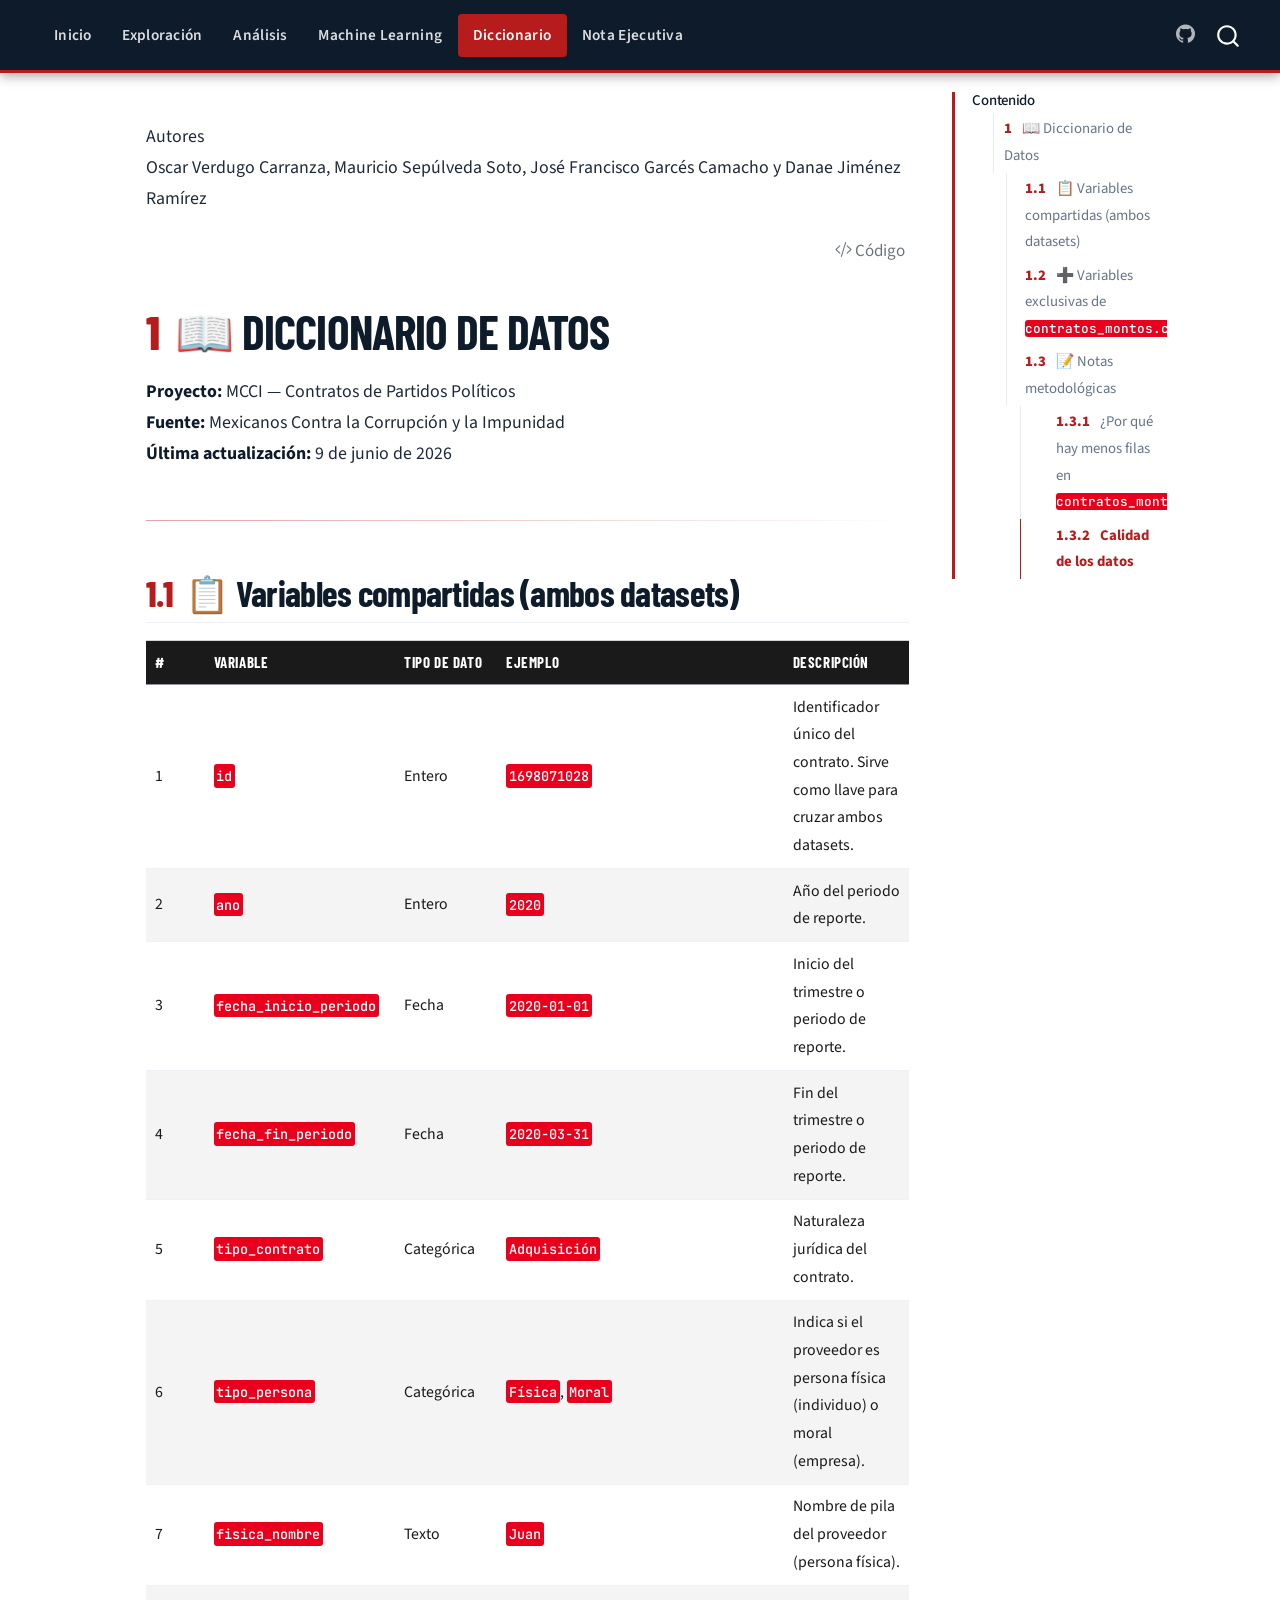
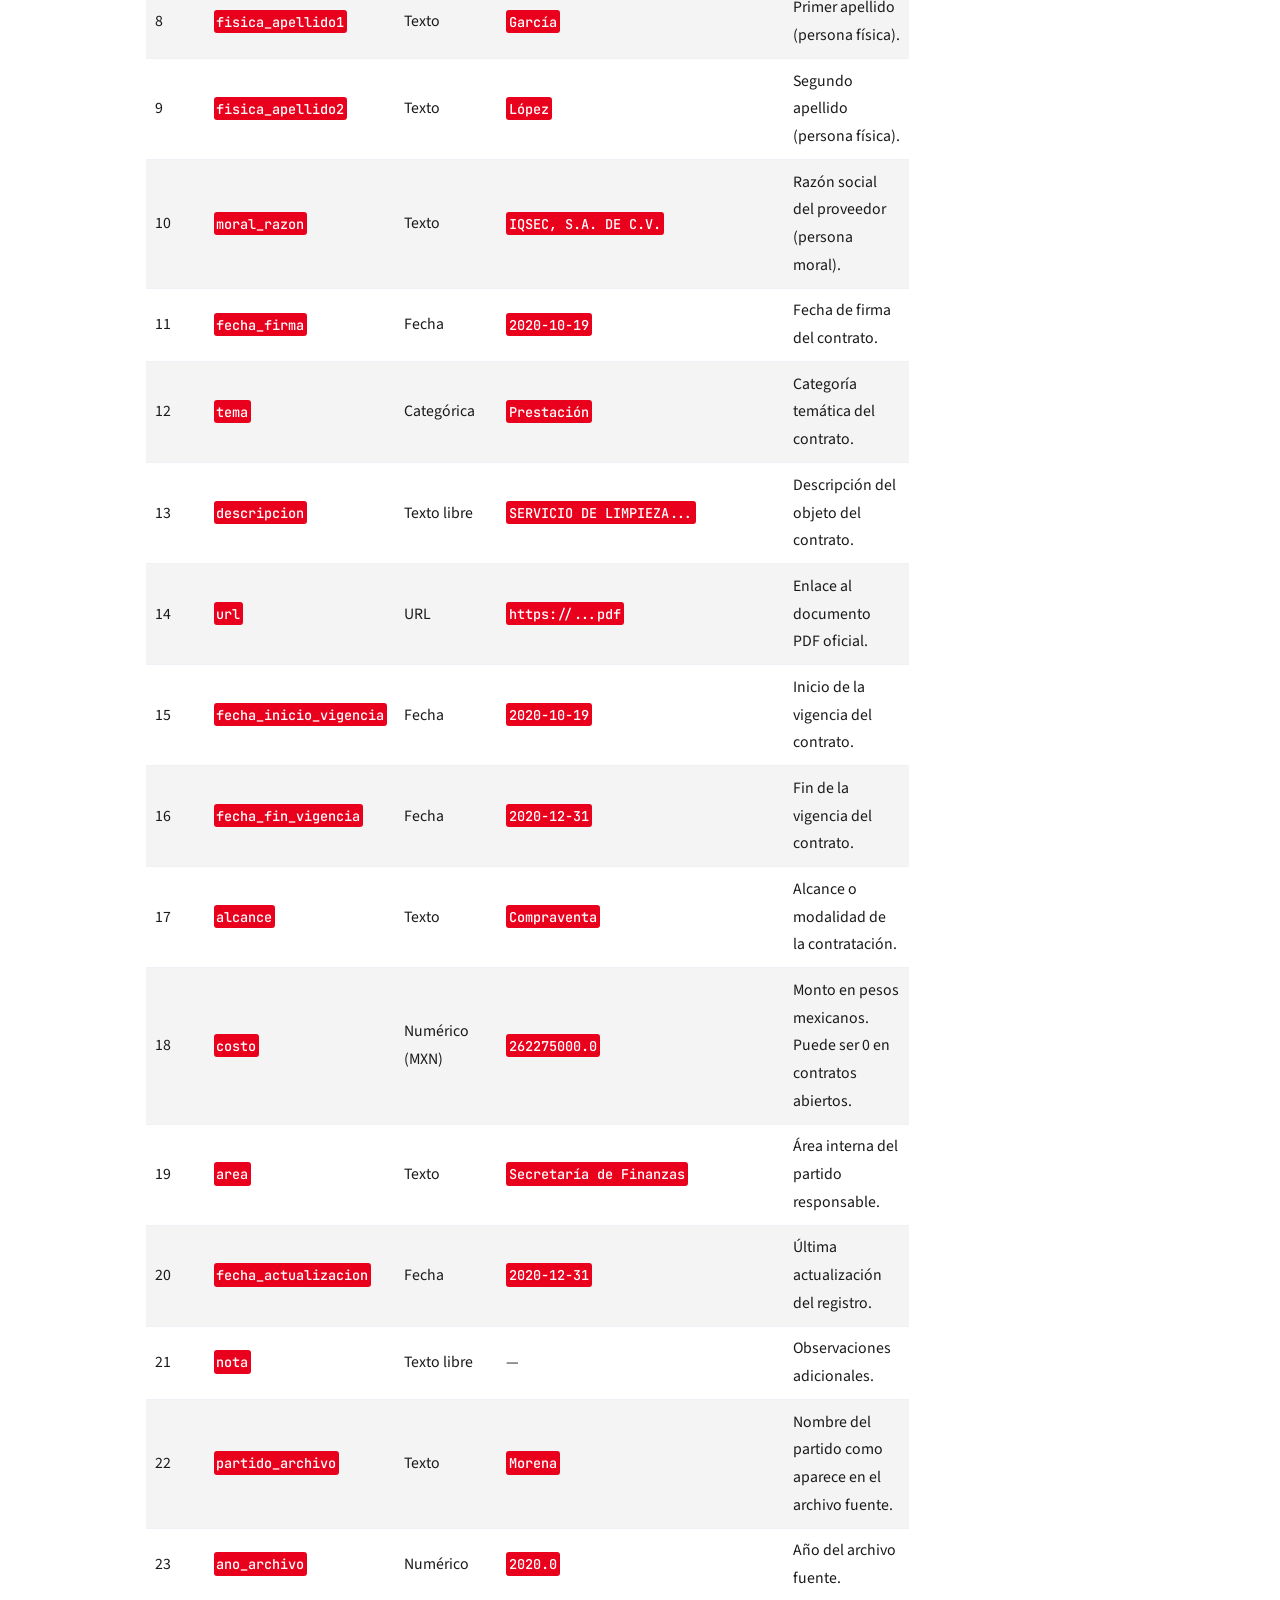
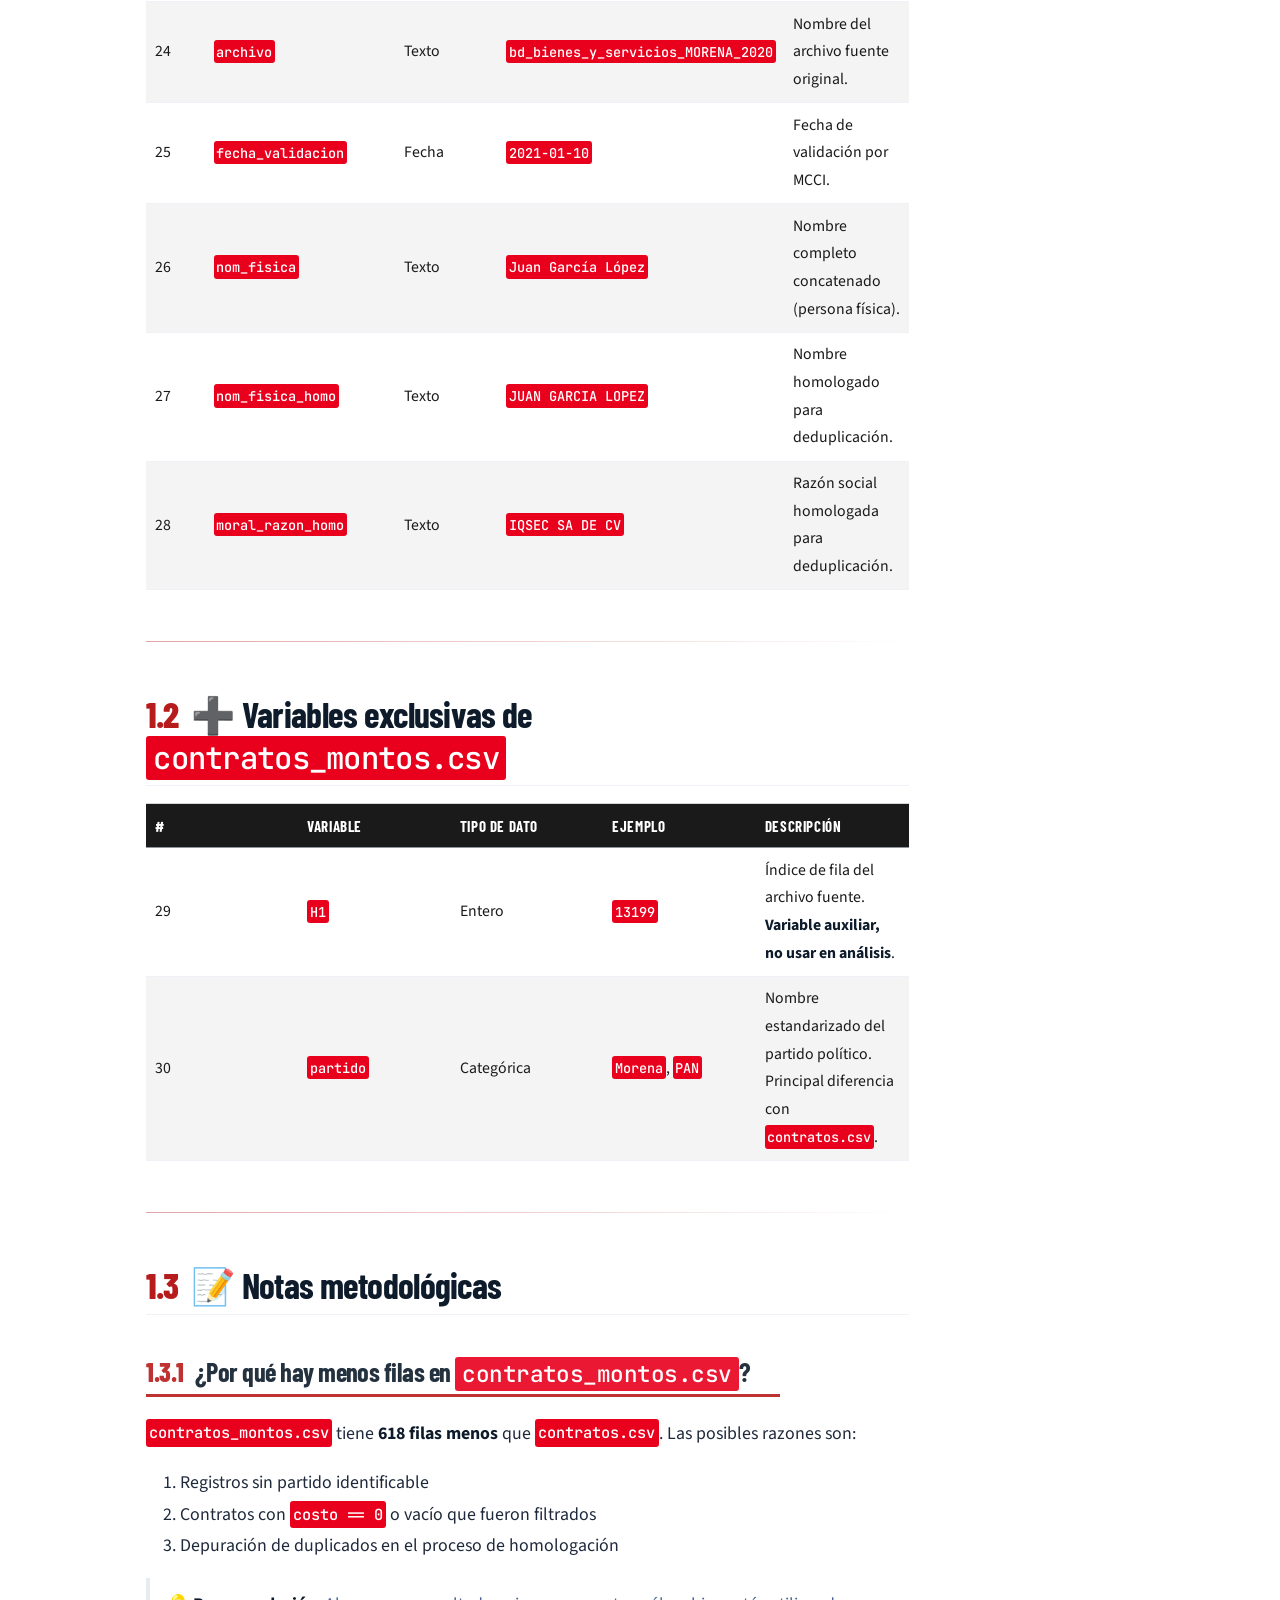
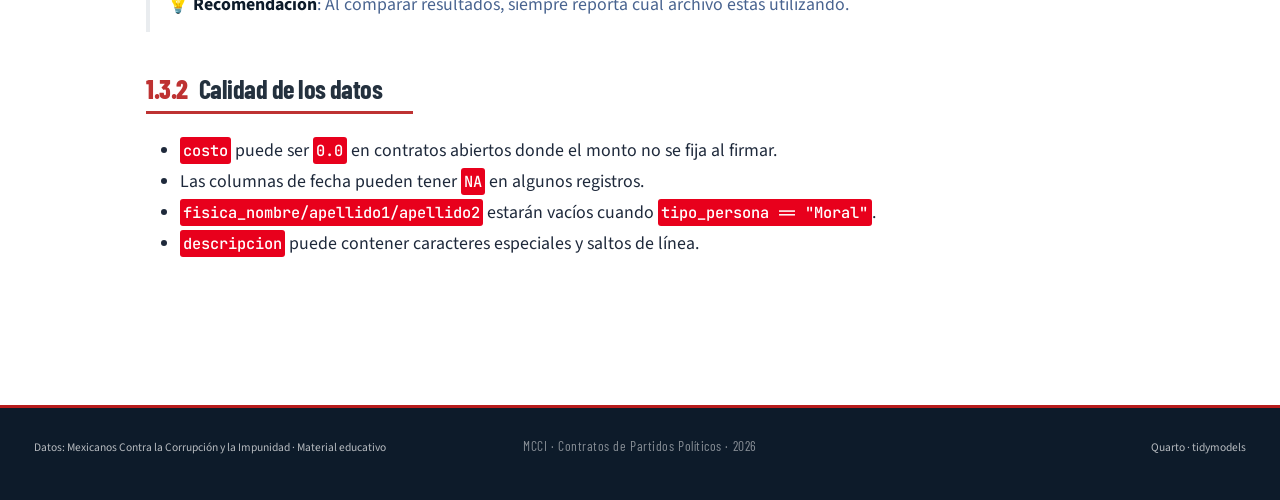
<file: docs/referencias/diccionario_datos.html>
<!DOCTYPE html>
<html xmlns="http://www.w3.org/1999/xhtml" lang="es" xml:lang="es"><head>

<meta charset="utf-8">
<meta name="generator" content="quarto-1.8.25">

<meta name="viewport" content="width=device-width, initial-scale=1.0, user-scalable=yes">


<title>diccionario_datos – MCCI · Contratos de Partidos</title>
<style>
code{white-space: pre-wrap;}
span.smallcaps{font-variant: small-caps;}
div.columns{display: flex; gap: min(4vw, 1.5em);}
div.column{flex: auto; overflow-x: auto;}
div.hanging-indent{margin-left: 1.5em; text-indent: -1.5em;}
ul.task-list{list-style: none;}
ul.task-list li input[type="checkbox"] {
  width: 0.8em;
  margin: 0 0.8em 0.2em -1em; /* quarto-specific, see https://github.com/quarto-dev/quarto-cli/issues/4556 */ 
  vertical-align: middle;
}
/* CSS for syntax highlighting */
html { -webkit-text-size-adjust: 100%; }
pre > code.sourceCode { white-space: pre; position: relative; }
pre > code.sourceCode > span { display: inline-block; line-height: 1.25; }
pre > code.sourceCode > span:empty { height: 1.2em; }
.sourceCode { overflow: visible; }
code.sourceCode > span { color: inherit; text-decoration: inherit; }
div.sourceCode { margin: 1em 0; }
pre.sourceCode { margin: 0; }
@media screen {
div.sourceCode { overflow: auto; }
}
@media print {
pre > code.sourceCode { white-space: pre-wrap; }
pre > code.sourceCode > span { text-indent: -5em; padding-left: 5em; }
}
pre.numberSource code
  { counter-reset: source-line 0; }
pre.numberSource code > span
  { position: relative; left: -4em; counter-increment: source-line; }
pre.numberSource code > span > a:first-child::before
  { content: counter(source-line);
    position: relative; left: -1em; text-align: right; vertical-align: baseline;
    border: none; display: inline-block;
    -webkit-touch-callout: none; -webkit-user-select: none;
    -khtml-user-select: none; -moz-user-select: none;
    -ms-user-select: none; user-select: none;
    padding: 0 4px; width: 4em;
  }
pre.numberSource { margin-left: 3em;  padding-left: 4px; }
div.sourceCode
  {   }
@media screen {
pre > code.sourceCode > span > a:first-child::before { text-decoration: underline; }
}
</style>


<script src="../site_libs/quarto-nav/quarto-nav.js"></script>
<script src="../site_libs/quarto-nav/headroom.min.js"></script>
<script src="../site_libs/clipboard/clipboard.min.js"></script>
<script src="../site_libs/quarto-search/autocomplete.umd.js"></script>
<script src="../site_libs/quarto-search/fuse.min.js"></script>
<script src="../site_libs/quarto-search/quarto-search.js"></script>
<meta name="quarto:offset" content="../">
<link href="../styles/favicon.ico" rel="icon">
<script src="../site_libs/quarto-html/quarto.js" type="module"></script>
<script src="../site_libs/quarto-html/tabsets/tabsets.js" type="module"></script>
<script src="../site_libs/quarto-html/axe/axe-check.js" type="module"></script>
<script src="../site_libs/quarto-html/popper.min.js"></script>
<script src="../site_libs/quarto-html/tippy.umd.min.js"></script>
<script src="../site_libs/quarto-html/anchor.min.js"></script>
<link href="../site_libs/quarto-html/tippy.css" rel="stylesheet">
<link href="../site_libs/quarto-html/quarto-syntax-highlighting-637912d90aedf72c5c454f44b6135b5e.css" rel="stylesheet" id="quarto-text-highlighting-styles">
<script src="../site_libs/bootstrap/bootstrap.min.js"></script>
<link href="../site_libs/bootstrap/bootstrap-icons.css" rel="stylesheet">
<link href="../site_libs/bootstrap/bootstrap-a6053e44a17cea18bda763d29e6bffb1.min.css" rel="stylesheet" append-hash="true" id="quarto-bootstrap" data-mode="light">
<script id="quarto-search-options" type="application/json">{
  "location": "navbar",
  "copy-button": false,
  "collapse-after": 3,
  "panel-placement": "end",
  "type": "overlay",
  "limit": 50,
  "keyboard-shortcut": [
    "f",
    "/",
    "s"
  ],
  "show-item-context": false,
  "language": {
    "search-no-results-text": "No se han encontrado resultados",
    "search-matching-documents-text": "documentos encontrados",
    "search-copy-link-title": "Copiar el enlace en la búsqueda",
    "search-hide-matches-text": "Ocultar resultados adicionales",
    "search-more-match-text": "resultado adicional en este documento",
    "search-more-matches-text": "resultados adicionales en este documento",
    "search-clear-button-title": "Borrar",
    "search-text-placeholder": "",
    "search-detached-cancel-button-title": "Cancelar",
    "search-submit-button-title": "Enviar",
    "search-label": "Buscar"
  }
}</script>
<style>html{ scroll-behavior: smooth; }</style>


<meta property="og:title" content="MCCI — Contratos de Partidos Políticos">
<meta property="og:description" content="Análisis de datos de contratos de partidos políticos en México">
<meta property="og:image" content="https://contralacorrupcion.mx/wp-content/themes/mcci-2025/assets/images/og-mcci.jpg">
<meta property="og:site_name" content="MCCI · Contratos de Partidos">
<meta name="twitter:title" content="MCCI — Contratos de Partidos">
<meta name="twitter:description" content="Análisis de datos de contratos de partidos políticos en México">
<meta name="twitter:creator" content="@MCCI_Mexico">
<meta name="twitter:card" content="summary">
<link href="../styles/code-dark.css" rel="stylesheet">
</head>

<body class="nav-fixed quarto-light">

<div id="quarto-search-results"></div>
  <header id="quarto-header" class="headroom fixed-top">
    <nav class="navbar navbar-expand-lg " data-bs-theme="dark">
      <div class="navbar-container container-fluid">
      <div class="navbar-brand-container mx-auto">
    <a href="https://contralacorrupcion.mx" class="navbar-brand navbar-brand-logo">
    <img src="../images/logo-mcci.svg" alt="MCCI" class="navbar-logo light-content">
    <img src="../images/logo-mcci.svg" alt="MCCI" class="navbar-logo dark-content">
    </a>
  </div>
            <div id="quarto-search" class="" title="Buscar"></div>
          <button class="navbar-toggler" type="button" data-bs-toggle="collapse" data-bs-target="#navbarCollapse" aria-controls="navbarCollapse" role="menu" aria-expanded="false" aria-label="Navegación de palanca" onclick="if (window.quartoToggleHeadroom) { window.quartoToggleHeadroom(); }">
  <span class="navbar-toggler-icon"></span>
</button>
          <div class="collapse navbar-collapse" id="navbarCollapse">
            <ul class="navbar-nav navbar-nav-scroll me-auto">
  <li class="nav-item">
    <a class="nav-link" href="../index.html"> 
<span class="menu-text">Inicio</span></a>
  </li>  
  <li class="nav-item">
    <a class="nav-link" href="../notebooks/01_exploracion.html"> 
<span class="menu-text">Exploración</span></a>
  </li>  
  <li class="nav-item">
    <a class="nav-link" href="../notebooks/02_contratos_montos.html"> 
<span class="menu-text">Análisis</span></a>
  </li>  
  <li class="nav-item">
    <a class="nav-link" href="../notebooks/02_prediccion_partido_proveedor.html"> 
<span class="menu-text">Machine Learning</span></a>
  </li>  
  <li class="nav-item">
    <a class="nav-link active" href="../referencias/diccionario_datos.html" aria-current="page"> 
<span class="menu-text">Diccionario</span></a>
  </li>  
  <li class="nav-item">
    <a class="nav-link" href="../nota_difusion.html"> 
<span class="menu-text">Nota Ejecutiva</span></a>
  </li>  
</ul>
            <ul class="navbar-nav navbar-nav-scroll ms-auto">
  <li class="nav-item compact">
    <a class="nav-link" href="https://github.com/thegr8danae/MCCI-contratos-partidos"> <i class="bi bi-github" role="img" aria-label="Repositorio en GitHub">
</i> 
<span class="menu-text"></span></a>
  </li>  
</ul>
          </div> <!-- /navcollapse -->
            <div class="quarto-navbar-tools">
</div>
      </div> <!-- /container-fluid -->
    </nav>
</header>
<!-- content -->
<div id="quarto-content" class="quarto-container page-columns page-rows-contents page-layout-article page-navbar">
<!-- sidebar -->
<!-- margin-sidebar -->
    <div id="quarto-margin-sidebar" class="sidebar margin-sidebar">
        <nav id="TOC" role="doc-toc" class="toc-active">
    <h2 id="toc-title">Contenido</h2>
   
  <ul>
  <li><a href="#diccionario-de-datos" id="toc-diccionario-de-datos" class="nav-link active" data-scroll-target="#diccionario-de-datos"><span class="header-section-number">1</span> 📖 Diccionario de Datos</a>
  <ul class="collapse">
  <li><a href="#variables-compartidas-ambos-datasets" id="toc-variables-compartidas-ambos-datasets" class="nav-link" data-scroll-target="#variables-compartidas-ambos-datasets"><span class="header-section-number">1.1</span> 📋 Variables compartidas (ambos datasets)</a></li>
  <li><a href="#variables-exclusivas-de-contratos_montos.csv" id="toc-variables-exclusivas-de-contratos_montos.csv" class="nav-link" data-scroll-target="#variables-exclusivas-de-contratos_montos.csv"><span class="header-section-number">1.2</span> ➕ Variables exclusivas de <code>contratos_montos.csv</code></a></li>
  <li><a href="#notas-metodológicas" id="toc-notas-metodológicas" class="nav-link" data-scroll-target="#notas-metodológicas"><span class="header-section-number">1.3</span> 📝 Notas metodológicas</a>
  <ul class="collapse">
  <li><a href="#por-qué-hay-menos-filas-en-contratos_montos.csv" id="toc-por-qué-hay-menos-filas-en-contratos_montos.csv" class="nav-link" data-scroll-target="#por-qué-hay-menos-filas-en-contratos_montos.csv"><span class="header-section-number">1.3.1</span> ¿Por qué hay menos filas en <code>contratos_montos.csv</code>?</a></li>
  <li><a href="#calidad-de-los-datos" id="toc-calidad-de-los-datos" class="nav-link" data-scroll-target="#calidad-de-los-datos"><span class="header-section-number">1.3.2</span> Calidad de los datos</a></li>
  </ul></li>
  </ul></li>
  </ul>
</nav>
    </div>
<!-- main -->
<main class="content" id="quarto-document-content"><header id="title-block-header" class="quarto-title-block"><h1 class="title display-7"></h1></header><div class="quarto-title-block"><div class="quarto-title-meta">

    <div>
    <div class="quarto-title-meta-heading">Autores</div>
    <div class="quarto-title-meta-contents">
             <p>Oscar Verdugo Carranza, Mauricio Sepúlveda Soto, José Francisco Garcés Camacho y Danae Jiménez Ramírez </p>
          </div>
  </div>
    
  </div>
<div class="quarto-title-tools-only"><button type="button" class="btn code-tools-button" id="quarto-code-tools-source"><i class="bi"></i> Código</button></div></div>




<section id="diccionario-de-datos" class="level1" data-number="1">
<h1 data-number="1"><span class="header-section-number">1</span> 📖 Diccionario de Datos</h1>
<p><strong>Proyecto:</strong> MCCI — Contratos de Partidos Políticos<br>
<strong>Fuente:</strong> Mexicanos Contra la Corrupción y la Impunidad<br>
<strong>Última actualización:</strong> 9 de junio de 2026</p>
<hr>
<section id="variables-compartidas-ambos-datasets" class="level2" data-number="1.1">
<h2 data-number="1.1" class="anchored" data-anchor-id="variables-compartidas-ambos-datasets"><span class="header-section-number">1.1</span> 📋 Variables compartidas (ambos datasets)</h2>
<table class="caption-top table">
<colgroup>
<col style="width: 20%">
<col style="width: 20%">
<col style="width: 20%">
<col style="width: 20%">
<col style="width: 20%">
</colgroup>
<thead>
<tr class="header">
<th>#</th>
<th>Variable</th>
<th>Tipo de dato</th>
<th>Ejemplo</th>
<th>Descripción</th>
</tr>
</thead>
<tbody>
<tr class="odd">
<td>1</td>
<td><code>id</code></td>
<td>Entero</td>
<td><code>1698071028</code></td>
<td>Identificador único del contrato. Sirve como llave para cruzar ambos datasets.</td>
</tr>
<tr class="even">
<td>2</td>
<td><code>ano</code></td>
<td>Entero</td>
<td><code>2020</code></td>
<td>Año del periodo de reporte.</td>
</tr>
<tr class="odd">
<td>3</td>
<td><code>fecha_inicio_periodo</code></td>
<td>Fecha</td>
<td><code>2020-01-01</code></td>
<td>Inicio del trimestre o periodo de reporte.</td>
</tr>
<tr class="even">
<td>4</td>
<td><code>fecha_fin_periodo</code></td>
<td>Fecha</td>
<td><code>2020-03-31</code></td>
<td>Fin del trimestre o periodo de reporte.</td>
</tr>
<tr class="odd">
<td>5</td>
<td><code>tipo_contrato</code></td>
<td>Categórica</td>
<td><code>Adquisición</code></td>
<td>Naturaleza jurídica del contrato.</td>
</tr>
<tr class="even">
<td>6</td>
<td><code>tipo_persona</code></td>
<td>Categórica</td>
<td><code>Física</code>, <code>Moral</code></td>
<td>Indica si el proveedor es persona física (individuo) o moral (empresa).</td>
</tr>
<tr class="odd">
<td>7</td>
<td><code>fisica_nombre</code></td>
<td>Texto</td>
<td><code>Juan</code></td>
<td>Nombre de pila del proveedor (persona física).</td>
</tr>
<tr class="even">
<td>8</td>
<td><code>fisica_apellido1</code></td>
<td>Texto</td>
<td><code>García</code></td>
<td>Primer apellido (persona física).</td>
</tr>
<tr class="odd">
<td>9</td>
<td><code>fisica_apellido2</code></td>
<td>Texto</td>
<td><code>López</code></td>
<td>Segundo apellido (persona física).</td>
</tr>
<tr class="even">
<td>10</td>
<td><code>moral_razon</code></td>
<td>Texto</td>
<td><code>IQSEC, S.A. DE C.V.</code></td>
<td>Razón social del proveedor (persona moral).</td>
</tr>
<tr class="odd">
<td>11</td>
<td><code>fecha_firma</code></td>
<td>Fecha</td>
<td><code>2020-10-19</code></td>
<td>Fecha de firma del contrato.</td>
</tr>
<tr class="even">
<td>12</td>
<td><code>tema</code></td>
<td>Categórica</td>
<td><code>Prestación</code></td>
<td>Categoría temática del contrato.</td>
</tr>
<tr class="odd">
<td>13</td>
<td><code>descripcion</code></td>
<td>Texto libre</td>
<td><code>SERVICIO DE LIMPIEZA...</code></td>
<td>Descripción del objeto del contrato.</td>
</tr>
<tr class="even">
<td>14</td>
<td><code>url</code></td>
<td>URL</td>
<td><code>https://...pdf</code></td>
<td>Enlace al documento PDF oficial.</td>
</tr>
<tr class="odd">
<td>15</td>
<td><code>fecha_inicio_vigencia</code></td>
<td>Fecha</td>
<td><code>2020-10-19</code></td>
<td>Inicio de la vigencia del contrato.</td>
</tr>
<tr class="even">
<td>16</td>
<td><code>fecha_fin_vigencia</code></td>
<td>Fecha</td>
<td><code>2020-12-31</code></td>
<td>Fin de la vigencia del contrato.</td>
</tr>
<tr class="odd">
<td>17</td>
<td><code>alcance</code></td>
<td>Texto</td>
<td><code>Compraventa</code></td>
<td>Alcance o modalidad de la contratación.</td>
</tr>
<tr class="even">
<td>18</td>
<td><code>costo</code></td>
<td>Numérico (MXN)</td>
<td><code>262275000.0</code></td>
<td>Monto en pesos mexicanos. Puede ser 0 en contratos abiertos.</td>
</tr>
<tr class="odd">
<td>19</td>
<td><code>area</code></td>
<td>Texto</td>
<td><code>Secretaría de Finanzas</code></td>
<td>Área interna del partido responsable.</td>
</tr>
<tr class="even">
<td>20</td>
<td><code>fecha_actualizacion</code></td>
<td>Fecha</td>
<td><code>2020-12-31</code></td>
<td>Última actualización del registro.</td>
</tr>
<tr class="odd">
<td>21</td>
<td><code>nota</code></td>
<td>Texto libre</td>
<td>—</td>
<td>Observaciones adicionales.</td>
</tr>
<tr class="even">
<td>22</td>
<td><code>partido_archivo</code></td>
<td>Texto</td>
<td><code>Morena</code></td>
<td>Nombre del partido como aparece en el archivo fuente.</td>
</tr>
<tr class="odd">
<td>23</td>
<td><code>ano_archivo</code></td>
<td>Numérico</td>
<td><code>2020.0</code></td>
<td>Año del archivo fuente.</td>
</tr>
<tr class="even">
<td>24</td>
<td><code>archivo</code></td>
<td>Texto</td>
<td><code>bd_bienes_y_servicios_MORENA_2020</code></td>
<td>Nombre del archivo fuente original.</td>
</tr>
<tr class="odd">
<td>25</td>
<td><code>fecha_validacion</code></td>
<td>Fecha</td>
<td><code>2021-01-10</code></td>
<td>Fecha de validación por MCCI.</td>
</tr>
<tr class="even">
<td>26</td>
<td><code>nom_fisica</code></td>
<td>Texto</td>
<td><code>Juan García López</code></td>
<td>Nombre completo concatenado (persona física).</td>
</tr>
<tr class="odd">
<td>27</td>
<td><code>nom_fisica_homo</code></td>
<td>Texto</td>
<td><code>JUAN GARCIA LOPEZ</code></td>
<td>Nombre homologado para deduplicación.</td>
</tr>
<tr class="even">
<td>28</td>
<td><code>moral_razon_homo</code></td>
<td>Texto</td>
<td><code>IQSEC SA DE CV</code></td>
<td>Razón social homologada para deduplicación.</td>
</tr>
</tbody>
</table>
<hr>
</section>
<section id="variables-exclusivas-de-contratos_montos.csv" class="level2" data-number="1.2">
<h2 data-number="1.2" class="anchored" data-anchor-id="variables-exclusivas-de-contratos_montos.csv"><span class="header-section-number">1.2</span> ➕ Variables exclusivas de <code>contratos_montos.csv</code></h2>
<table class="caption-top table">
<colgroup>
<col style="width: 20%">
<col style="width: 20%">
<col style="width: 20%">
<col style="width: 20%">
<col style="width: 20%">
</colgroup>
<thead>
<tr class="header">
<th>#</th>
<th>Variable</th>
<th>Tipo de dato</th>
<th>Ejemplo</th>
<th>Descripción</th>
</tr>
</thead>
<tbody>
<tr class="odd">
<td>29</td>
<td><code>H1</code></td>
<td>Entero</td>
<td><code>13199</code></td>
<td>Índice de fila del archivo fuente. <strong>Variable auxiliar, no usar en análisis</strong>.</td>
</tr>
<tr class="even">
<td>30</td>
<td><code>partido</code></td>
<td>Categórica</td>
<td><code>Morena</code>, <code>PAN</code></td>
<td>Nombre estandarizado del partido político. Principal diferencia con <code>contratos.csv</code>.</td>
</tr>
</tbody>
</table>
<hr>
</section>
<section id="notas-metodológicas" class="level2" data-number="1.3">
<h2 data-number="1.3" class="anchored" data-anchor-id="notas-metodológicas"><span class="header-section-number">1.3</span> 📝 Notas metodológicas</h2>
<section id="por-qué-hay-menos-filas-en-contratos_montos.csv" class="level3" data-number="1.3.1">
<h3 data-number="1.3.1" class="anchored" data-anchor-id="por-qué-hay-menos-filas-en-contratos_montos.csv"><span class="header-section-number">1.3.1</span> ¿Por qué hay menos filas en <code>contratos_montos.csv</code>?</h3>
<p><code>contratos_montos.csv</code> tiene <strong>618 filas menos</strong> que <code>contratos.csv</code>. Las posibles razones son:</p>
<ol type="1">
<li>Registros sin partido identificable</li>
<li>Contratos con <code>costo == 0</code> o vacío que fueron filtrados</li>
<li>Depuración de duplicados en el proceso de homologación</li>
</ol>
<blockquote class="blockquote">
<p>💡 <strong>Recomendación</strong>: Al comparar resultados, siempre reporta cuál archivo estás utilizando.</p>
</blockquote>
</section>
<section id="calidad-de-los-datos" class="level3" data-number="1.3.2">
<h3 data-number="1.3.2" class="anchored" data-anchor-id="calidad-de-los-datos"><span class="header-section-number">1.3.2</span> Calidad de los datos</h3>
<ul>
<li><code>costo</code> puede ser <code>0.0</code> en contratos abiertos donde el monto no se fija al firmar.</li>
<li>Las columnas de fecha pueden tener <code>NA</code> en algunos registros.</li>
<li><code>fisica_nombre/apellido1/apellido2</code> estarán vacíos cuando <code>tipo_persona == "Moral"</code>.</li>
<li><code>descripcion</code> puede contener caracteres especiales y saltos de línea.</li>
</ul>


<!-- -->

</section>
</section>
</section>

</main> <!-- /main -->
<script id="quarto-html-after-body" type="application/javascript">
  window.document.addEventListener("DOMContentLoaded", function (event) {
    const icon = "";
    const anchorJS = new window.AnchorJS();
    anchorJS.options = {
      placement: 'right',
      icon: icon
    };
    anchorJS.add('.anchored');
    const isCodeAnnotation = (el) => {
      for (const clz of el.classList) {
        if (clz.startsWith('code-annotation-')) {                     
          return true;
        }
      }
      return false;
    }
    const onCopySuccess = function(e) {
      // button target
      const button = e.trigger;
      // don't keep focus
      button.blur();
      // flash "checked"
      button.classList.add('code-copy-button-checked');
      var currentTitle = button.getAttribute("title");
      button.setAttribute("title", "Copiado");
      let tooltip;
      if (window.bootstrap) {
        button.setAttribute("data-bs-toggle", "tooltip");
        button.setAttribute("data-bs-placement", "left");
        button.setAttribute("data-bs-title", "Copiado");
        tooltip = new bootstrap.Tooltip(button, 
          { trigger: "manual", 
            customClass: "code-copy-button-tooltip",
            offset: [0, -8]});
        tooltip.show();    
      }
      setTimeout(function() {
        if (tooltip) {
          tooltip.hide();
          button.removeAttribute("data-bs-title");
          button.removeAttribute("data-bs-toggle");
          button.removeAttribute("data-bs-placement");
        }
        button.setAttribute("title", currentTitle);
        button.classList.remove('code-copy-button-checked');
      }, 1000);
      // clear code selection
      e.clearSelection();
    }
    const getTextToCopy = function(trigger) {
      const outerScaffold = trigger.parentElement.cloneNode(true);
      const codeEl = outerScaffold.querySelector('code');
      for (const childEl of codeEl.children) {
        if (isCodeAnnotation(childEl)) {
          childEl.remove();
        }
      }
      return codeEl.innerText;
    }
    const clipboard = new window.ClipboardJS('.code-copy-button:not([data-in-quarto-modal])', {
      text: getTextToCopy
    });
    clipboard.on('success', onCopySuccess);
    if (window.document.getElementById('quarto-embedded-source-code-modal')) {
      const clipboardModal = new window.ClipboardJS('.code-copy-button[data-in-quarto-modal]', {
        text: getTextToCopy,
        container: window.document.getElementById('quarto-embedded-source-code-modal')
      });
      clipboardModal.on('success', onCopySuccess);
    }
    const viewSource = window.document.getElementById('quarto-view-source') ||
                       window.document.getElementById('quarto-code-tools-source');
    if (viewSource) {
      const sourceUrl = viewSource.getAttribute("data-quarto-source-url");
      viewSource.addEventListener("click", function(e) {
        if (sourceUrl) {
          // rstudio viewer pane
          if (/\bcapabilities=\b/.test(window.location)) {
            window.open(sourceUrl);
          } else {
            window.location.href = sourceUrl;
          }
        } else {
          const modal = new bootstrap.Modal(document.getElementById('quarto-embedded-source-code-modal'));
          modal.show();
        }
        return false;
      });
    }
    function toggleCodeHandler(show) {
      return function(e) {
        const detailsSrc = window.document.querySelectorAll(".cell > details > .sourceCode");
        for (let i=0; i<detailsSrc.length; i++) {
          const details = detailsSrc[i].parentElement;
          if (show) {
            details.open = true;
          } else {
            details.removeAttribute("open");
          }
        }
        const cellCodeDivs = window.document.querySelectorAll(".cell > .sourceCode");
        const fromCls = show ? "hidden" : "unhidden";
        const toCls = show ? "unhidden" : "hidden";
        for (let i=0; i<cellCodeDivs.length; i++) {
          const codeDiv = cellCodeDivs[i];
          if (codeDiv.classList.contains(fromCls)) {
            codeDiv.classList.remove(fromCls);
            codeDiv.classList.add(toCls);
          } 
        }
        return false;
      }
    }
    const hideAllCode = window.document.getElementById("quarto-hide-all-code");
    if (hideAllCode) {
      hideAllCode.addEventListener("click", toggleCodeHandler(false));
    }
    const showAllCode = window.document.getElementById("quarto-show-all-code");
    if (showAllCode) {
      showAllCode.addEventListener("click", toggleCodeHandler(true));
    }
      var localhostRegex = new RegExp(/^(?:http|https):\/\/localhost\:?[0-9]*\//);
      var mailtoRegex = new RegExp(/^mailto:/);
        var filterRegex = new RegExp('/' + window.location.host + '/');
      var isInternal = (href) => {
          return filterRegex.test(href) || localhostRegex.test(href) || mailtoRegex.test(href);
      }
      // Inspect non-navigation links and adorn them if external
     var links = window.document.querySelectorAll('a[href]:not(.nav-link):not(.navbar-brand):not(.toc-action):not(.sidebar-link):not(.sidebar-item-toggle):not(.pagination-link):not(.no-external):not([aria-hidden]):not(.dropdown-item):not(.quarto-navigation-tool):not(.about-link)');
      for (var i=0; i<links.length; i++) {
        const link = links[i];
        if (!isInternal(link.href)) {
          // undo the damage that might have been done by quarto-nav.js in the case of
          // links that we want to consider external
          if (link.dataset.originalHref !== undefined) {
            link.href = link.dataset.originalHref;
          }
        }
      }
    function tippyHover(el, contentFn, onTriggerFn, onUntriggerFn) {
      const config = {
        allowHTML: true,
        maxWidth: 500,
        delay: 100,
        arrow: false,
        appendTo: function(el) {
            return el.parentElement;
        },
        interactive: true,
        interactiveBorder: 10,
        theme: 'quarto',
        placement: 'bottom-start',
      };
      if (contentFn) {
        config.content = contentFn;
      }
      if (onTriggerFn) {
        config.onTrigger = onTriggerFn;
      }
      if (onUntriggerFn) {
        config.onUntrigger = onUntriggerFn;
      }
      window.tippy(el, config); 
    }
    const noterefs = window.document.querySelectorAll('a[role="doc-noteref"]');
    for (var i=0; i<noterefs.length; i++) {
      const ref = noterefs[i];
      tippyHover(ref, function() {
        // use id or data attribute instead here
        let href = ref.getAttribute('data-footnote-href') || ref.getAttribute('href');
        try { href = new URL(href).hash; } catch {}
        const id = href.replace(/^#\/?/, "");
        const note = window.document.getElementById(id);
        if (note) {
          return note.innerHTML;
        } else {
          return "";
        }
      });
    }
    const xrefs = window.document.querySelectorAll('a.quarto-xref');
    const processXRef = (id, note) => {
      // Strip column container classes
      const stripColumnClz = (el) => {
        el.classList.remove("page-full", "page-columns");
        if (el.children) {
          for (const child of el.children) {
            stripColumnClz(child);
          }
        }
      }
      stripColumnClz(note)
      if (id === null || id.startsWith('sec-')) {
        // Special case sections, only their first couple elements
        const container = document.createElement("div");
        if (note.children && note.children.length > 2) {
          container.appendChild(note.children[0].cloneNode(true));
          for (let i = 1; i < note.children.length; i++) {
            const child = note.children[i];
            if (child.tagName === "P" && child.innerText === "") {
              continue;
            } else {
              container.appendChild(child.cloneNode(true));
              break;
            }
          }
          if (window.Quarto?.typesetMath) {
            window.Quarto.typesetMath(container);
          }
          return container.innerHTML
        } else {
          if (window.Quarto?.typesetMath) {
            window.Quarto.typesetMath(note);
          }
          return note.innerHTML;
        }
      } else {
        // Remove any anchor links if they are present
        const anchorLink = note.querySelector('a.anchorjs-link');
        if (anchorLink) {
          anchorLink.remove();
        }
        if (window.Quarto?.typesetMath) {
          window.Quarto.typesetMath(note);
        }
        if (note.classList.contains("callout")) {
          return note.outerHTML;
        } else {
          return note.innerHTML;
        }
      }
    }
    for (var i=0; i<xrefs.length; i++) {
      const xref = xrefs[i];
      tippyHover(xref, undefined, function(instance) {
        instance.disable();
        let url = xref.getAttribute('href');
        let hash = undefined; 
        if (url.startsWith('#')) {
          hash = url;
        } else {
          try { hash = new URL(url).hash; } catch {}
        }
        if (hash) {
          const id = hash.replace(/^#\/?/, "");
          const note = window.document.getElementById(id);
          if (note !== null) {
            try {
              const html = processXRef(id, note.cloneNode(true));
              instance.setContent(html);
            } finally {
              instance.enable();
              instance.show();
            }
          } else {
            // See if we can fetch this
            fetch(url.split('#')[0])
            .then(res => res.text())
            .then(html => {
              const parser = new DOMParser();
              const htmlDoc = parser.parseFromString(html, "text/html");
              const note = htmlDoc.getElementById(id);
              if (note !== null) {
                const html = processXRef(id, note);
                instance.setContent(html);
              } 
            }).finally(() => {
              instance.enable();
              instance.show();
            });
          }
        } else {
          // See if we can fetch a full url (with no hash to target)
          // This is a special case and we should probably do some content thinning / targeting
          fetch(url)
          .then(res => res.text())
          .then(html => {
            const parser = new DOMParser();
            const htmlDoc = parser.parseFromString(html, "text/html");
            const note = htmlDoc.querySelector('main.content');
            if (note !== null) {
              // This should only happen for chapter cross references
              // (since there is no id in the URL)
              // remove the first header
              if (note.children.length > 0 && note.children[0].tagName === "HEADER") {
                note.children[0].remove();
              }
              const html = processXRef(null, note);
              instance.setContent(html);
            } 
          }).finally(() => {
            instance.enable();
            instance.show();
          });
        }
      }, function(instance) {
      });
    }
        let selectedAnnoteEl;
        const selectorForAnnotation = ( cell, annotation) => {
          let cellAttr = 'data-code-cell="' + cell + '"';
          let lineAttr = 'data-code-annotation="' +  annotation + '"';
          const selector = 'span[' + cellAttr + '][' + lineAttr + ']';
          return selector;
        }
        const selectCodeLines = (annoteEl) => {
          const doc = window.document;
          const targetCell = annoteEl.getAttribute("data-target-cell");
          const targetAnnotation = annoteEl.getAttribute("data-target-annotation");
          const annoteSpan = window.document.querySelector(selectorForAnnotation(targetCell, targetAnnotation));
          const lines = annoteSpan.getAttribute("data-code-lines").split(",");
          const lineIds = lines.map((line) => {
            return targetCell + "-" + line;
          })
          let top = null;
          let height = null;
          let parent = null;
          if (lineIds.length > 0) {
              //compute the position of the single el (top and bottom and make a div)
              const el = window.document.getElementById(lineIds[0]);
              top = el.offsetTop;
              height = el.offsetHeight;
              parent = el.parentElement.parentElement;
            if (lineIds.length > 1) {
              const lastEl = window.document.getElementById(lineIds[lineIds.length - 1]);
              const bottom = lastEl.offsetTop + lastEl.offsetHeight;
              height = bottom - top;
            }
            if (top !== null && height !== null && parent !== null) {
              // cook up a div (if necessary) and position it 
              let div = window.document.getElementById("code-annotation-line-highlight");
              if (div === null) {
                div = window.document.createElement("div");
                div.setAttribute("id", "code-annotation-line-highlight");
                div.style.position = 'absolute';
                parent.appendChild(div);
              }
              div.style.top = top - 2 + "px";
              div.style.height = height + 4 + "px";
              div.style.left = 0;
              let gutterDiv = window.document.getElementById("code-annotation-line-highlight-gutter");
              if (gutterDiv === null) {
                gutterDiv = window.document.createElement("div");
                gutterDiv.setAttribute("id", "code-annotation-line-highlight-gutter");
                gutterDiv.style.position = 'absolute';
                const codeCell = window.document.getElementById(targetCell);
                const gutter = codeCell.querySelector('.code-annotation-gutter');
                gutter.appendChild(gutterDiv);
              }
              gutterDiv.style.top = top - 2 + "px";
              gutterDiv.style.height = height + 4 + "px";
            }
            selectedAnnoteEl = annoteEl;
          }
        };
        const unselectCodeLines = () => {
          const elementsIds = ["code-annotation-line-highlight", "code-annotation-line-highlight-gutter"];
          elementsIds.forEach((elId) => {
            const div = window.document.getElementById(elId);
            if (div) {
              div.remove();
            }
          });
          selectedAnnoteEl = undefined;
        };
          // Handle positioning of the toggle
      window.addEventListener(
        "resize",
        throttle(() => {
          elRect = undefined;
          if (selectedAnnoteEl) {
            selectCodeLines(selectedAnnoteEl);
          }
        }, 10)
      );
      function throttle(fn, ms) {
      let throttle = false;
      let timer;
        return (...args) => {
          if(!throttle) { // first call gets through
              fn.apply(this, args);
              throttle = true;
          } else { // all the others get throttled
              if(timer) clearTimeout(timer); // cancel #2
              timer = setTimeout(() => {
                fn.apply(this, args);
                timer = throttle = false;
              }, ms);
          }
        };
      }
        // Attach click handler to the DT
        const annoteDls = window.document.querySelectorAll('dt[data-target-cell]');
        for (const annoteDlNode of annoteDls) {
          annoteDlNode.addEventListener('click', (event) => {
            const clickedEl = event.target;
            if (clickedEl !== selectedAnnoteEl) {
              unselectCodeLines();
              const activeEl = window.document.querySelector('dt[data-target-cell].code-annotation-active');
              if (activeEl) {
                activeEl.classList.remove('code-annotation-active');
              }
              selectCodeLines(clickedEl);
              clickedEl.classList.add('code-annotation-active');
            } else {
              // Unselect the line
              unselectCodeLines();
              clickedEl.classList.remove('code-annotation-active');
            }
          });
        }
    const findCites = (el) => {
      const parentEl = el.parentElement;
      if (parentEl) {
        const cites = parentEl.dataset.cites;
        if (cites) {
          return {
            el,
            cites: cites.split(' ')
          };
        } else {
          return findCites(el.parentElement)
        }
      } else {
        return undefined;
      }
    };
    var bibliorefs = window.document.querySelectorAll('a[role="doc-biblioref"]');
    for (var i=0; i<bibliorefs.length; i++) {
      const ref = bibliorefs[i];
      const citeInfo = findCites(ref);
      if (citeInfo) {
        tippyHover(citeInfo.el, function() {
          var popup = window.document.createElement('div');
          citeInfo.cites.forEach(function(cite) {
            var citeDiv = window.document.createElement('div');
            citeDiv.classList.add('hanging-indent');
            citeDiv.classList.add('csl-entry');
            var biblioDiv = window.document.getElementById('ref-' + cite);
            if (biblioDiv) {
              citeDiv.innerHTML = biblioDiv.innerHTML;
            }
            popup.appendChild(citeDiv);
          });
          return popup.innerHTML;
        });
      }
    }
  });
  </script><div class="modal fade" id="quarto-embedded-source-code-modal" tabindex="-1" aria-labelledby="quarto-embedded-source-code-modal-label" aria-hidden="true"><div class="modal-dialog modal-dialog-scrollable"><div class="modal-content"><div class="modal-header"><h5 class="modal-title" id="quarto-embedded-source-code-modal-label">Ejecutar el código</h5><button class="btn-close" data-bs-dismiss="modal"></button></div><div class="modal-body"><div class="">
<div class="code-copy-outer-scaffold"><div class="sourceCode" id="cb1" data-shortcodes="false"><pre class="sourceCode markdown code-with-copy"><code class="sourceCode markdown"><span id="cb1-1"><a href="#cb1-1" aria-hidden="true" tabindex="-1"></a><span class="fu"># 📖 Diccionario de Datos</span></span>
<span id="cb1-2"><a href="#cb1-2" aria-hidden="true" tabindex="-1"></a></span>
<span id="cb1-3"><a href="#cb1-3" aria-hidden="true" tabindex="-1"></a>**Proyecto:** MCCI — Contratos de Partidos Políticos  </span>
<span id="cb1-4"><a href="#cb1-4" aria-hidden="true" tabindex="-1"></a>**Fuente:** Mexicanos Contra la Corrupción y la Impunidad  </span>
<span id="cb1-5"><a href="#cb1-5" aria-hidden="true" tabindex="-1"></a>**Última actualización:** 9 de junio de 2026</span>
<span id="cb1-6"><a href="#cb1-6" aria-hidden="true" tabindex="-1"></a></span>
<span id="cb1-7"><a href="#cb1-7" aria-hidden="true" tabindex="-1"></a>---</span>
<span id="cb1-8"><a href="#cb1-8" aria-hidden="true" tabindex="-1"></a></span>
<span id="cb1-9"><a href="#cb1-9" aria-hidden="true" tabindex="-1"></a><span class="fu">## 📋 Variables compartidas (ambos datasets)</span></span>
<span id="cb1-10"><a href="#cb1-10" aria-hidden="true" tabindex="-1"></a></span>
<span id="cb1-11"><a href="#cb1-11" aria-hidden="true" tabindex="-1"></a><span class="pp">|</span> # <span class="pp">|</span> Variable <span class="pp">|</span> Tipo de dato <span class="pp">|</span> Ejemplo <span class="pp">|</span> Descripción <span class="pp">|</span></span>
<span id="cb1-12"><a href="#cb1-12" aria-hidden="true" tabindex="-1"></a><span class="pp">|---|---|---|---|---|</span></span>
<span id="cb1-13"><a href="#cb1-13" aria-hidden="true" tabindex="-1"></a><span class="pp">|</span> 1 <span class="pp">|</span> <span class="in">`id`</span> <span class="pp">|</span> Entero <span class="pp">|</span> <span class="in">`1698071028`</span> <span class="pp">|</span> Identificador único del contrato. Sirve como llave para cruzar ambos datasets. <span class="pp">|</span></span>
<span id="cb1-14"><a href="#cb1-14" aria-hidden="true" tabindex="-1"></a><span class="pp">|</span> 2 <span class="pp">|</span> <span class="in">`ano`</span> <span class="pp">|</span> Entero <span class="pp">|</span> <span class="in">`2020`</span> <span class="pp">|</span> Año del periodo de reporte. <span class="pp">|</span></span>
<span id="cb1-15"><a href="#cb1-15" aria-hidden="true" tabindex="-1"></a><span class="pp">|</span> 3 <span class="pp">|</span> <span class="in">`fecha_inicio_periodo`</span> <span class="pp">|</span> Fecha <span class="pp">|</span> <span class="in">`2020-01-01`</span> <span class="pp">|</span> Inicio del trimestre o periodo de reporte. <span class="pp">|</span></span>
<span id="cb1-16"><a href="#cb1-16" aria-hidden="true" tabindex="-1"></a><span class="pp">|</span> 4 <span class="pp">|</span> <span class="in">`fecha_fin_periodo`</span> <span class="pp">|</span> Fecha <span class="pp">|</span> <span class="in">`2020-03-31`</span> <span class="pp">|</span> Fin del trimestre o periodo de reporte. <span class="pp">|</span></span>
<span id="cb1-17"><a href="#cb1-17" aria-hidden="true" tabindex="-1"></a><span class="pp">|</span> 5 <span class="pp">|</span> <span class="in">`tipo_contrato`</span> <span class="pp">|</span> Categórica <span class="pp">|</span> <span class="in">`Adquisición`</span> <span class="pp">|</span> Naturaleza jurídica del contrato. <span class="pp">|</span></span>
<span id="cb1-18"><a href="#cb1-18" aria-hidden="true" tabindex="-1"></a><span class="pp">|</span> 6 <span class="pp">|</span> <span class="in">`tipo_persona`</span> <span class="pp">|</span> Categórica <span class="pp">|</span> <span class="in">`Física`</span>, <span class="in">`Moral`</span> <span class="pp">|</span> Indica si el proveedor es persona física (individuo) o moral (empresa). <span class="pp">|</span></span>
<span id="cb1-19"><a href="#cb1-19" aria-hidden="true" tabindex="-1"></a><span class="pp">|</span> 7 <span class="pp">|</span> <span class="in">`fisica_nombre`</span> <span class="pp">|</span> Texto <span class="pp">|</span> <span class="in">`Juan`</span> <span class="pp">|</span> Nombre de pila del proveedor (persona física). <span class="pp">|</span></span>
<span id="cb1-20"><a href="#cb1-20" aria-hidden="true" tabindex="-1"></a><span class="pp">|</span> 8 <span class="pp">|</span> <span class="in">`fisica_apellido1`</span> <span class="pp">|</span> Texto <span class="pp">|</span> <span class="in">`García`</span> <span class="pp">|</span> Primer apellido (persona física). <span class="pp">|</span></span>
<span id="cb1-21"><a href="#cb1-21" aria-hidden="true" tabindex="-1"></a><span class="pp">|</span> 9 <span class="pp">|</span> <span class="in">`fisica_apellido2`</span> <span class="pp">|</span> Texto <span class="pp">|</span> <span class="in">`López`</span> <span class="pp">|</span> Segundo apellido (persona física). <span class="pp">|</span></span>
<span id="cb1-22"><a href="#cb1-22" aria-hidden="true" tabindex="-1"></a><span class="pp">|</span> 10 <span class="pp">|</span> <span class="in">`moral_razon`</span> <span class="pp">|</span> Texto <span class="pp">|</span> <span class="in">`IQSEC, S.A. DE C.V.`</span> <span class="pp">|</span> Razón social del proveedor (persona moral). <span class="pp">|</span></span>
<span id="cb1-23"><a href="#cb1-23" aria-hidden="true" tabindex="-1"></a><span class="pp">|</span> 11 <span class="pp">|</span> <span class="in">`fecha_firma`</span> <span class="pp">|</span> Fecha <span class="pp">|</span> <span class="in">`2020-10-19`</span> <span class="pp">|</span> Fecha de firma del contrato. <span class="pp">|</span></span>
<span id="cb1-24"><a href="#cb1-24" aria-hidden="true" tabindex="-1"></a><span class="pp">|</span> 12 <span class="pp">|</span> <span class="in">`tema`</span> <span class="pp">|</span> Categórica <span class="pp">|</span> <span class="in">`Prestación`</span> <span class="pp">|</span> Categoría temática del contrato. <span class="pp">|</span></span>
<span id="cb1-25"><a href="#cb1-25" aria-hidden="true" tabindex="-1"></a><span class="pp">|</span> 13 <span class="pp">|</span> <span class="in">`descripcion`</span> <span class="pp">|</span> Texto libre <span class="pp">|</span> <span class="in">`SERVICIO DE LIMPIEZA...`</span> <span class="pp">|</span> Descripción del objeto del contrato. <span class="pp">|</span></span>
<span id="cb1-26"><a href="#cb1-26" aria-hidden="true" tabindex="-1"></a><span class="pp">|</span> 14 <span class="pp">|</span> <span class="in">`url`</span> <span class="pp">|</span> URL <span class="pp">|</span> <span class="in">`https://...pdf`</span> <span class="pp">|</span> Enlace al documento PDF oficial. <span class="pp">|</span></span>
<span id="cb1-27"><a href="#cb1-27" aria-hidden="true" tabindex="-1"></a><span class="pp">|</span> 15 <span class="pp">|</span> <span class="in">`fecha_inicio_vigencia`</span> <span class="pp">|</span> Fecha <span class="pp">|</span> <span class="in">`2020-10-19`</span> <span class="pp">|</span> Inicio de la vigencia del contrato. <span class="pp">|</span></span>
<span id="cb1-28"><a href="#cb1-28" aria-hidden="true" tabindex="-1"></a><span class="pp">|</span> 16 <span class="pp">|</span> <span class="in">`fecha_fin_vigencia`</span> <span class="pp">|</span> Fecha <span class="pp">|</span> <span class="in">`2020-12-31`</span> <span class="pp">|</span> Fin de la vigencia del contrato. <span class="pp">|</span></span>
<span id="cb1-29"><a href="#cb1-29" aria-hidden="true" tabindex="-1"></a><span class="pp">|</span> 17 <span class="pp">|</span> <span class="in">`alcance`</span> <span class="pp">|</span> Texto <span class="pp">|</span> <span class="in">`Compraventa`</span> <span class="pp">|</span> Alcance o modalidad de la contratación. <span class="pp">|</span></span>
<span id="cb1-30"><a href="#cb1-30" aria-hidden="true" tabindex="-1"></a><span class="pp">|</span> 18 <span class="pp">|</span> <span class="in">`costo`</span> <span class="pp">|</span> Numérico (MXN) <span class="pp">|</span> <span class="in">`262275000.0`</span> <span class="pp">|</span> Monto en pesos mexicanos. Puede ser 0 en contratos abiertos. <span class="pp">|</span></span>
<span id="cb1-31"><a href="#cb1-31" aria-hidden="true" tabindex="-1"></a><span class="pp">|</span> 19 <span class="pp">|</span> <span class="in">`area`</span> <span class="pp">|</span> Texto <span class="pp">|</span> <span class="in">`Secretaría de Finanzas`</span> <span class="pp">|</span> Área interna del partido responsable. <span class="pp">|</span></span>
<span id="cb1-32"><a href="#cb1-32" aria-hidden="true" tabindex="-1"></a><span class="pp">|</span> 20 <span class="pp">|</span> <span class="in">`fecha_actualizacion`</span> <span class="pp">|</span> Fecha <span class="pp">|</span> <span class="in">`2020-12-31`</span> <span class="pp">|</span> Última actualización del registro. <span class="pp">|</span></span>
<span id="cb1-33"><a href="#cb1-33" aria-hidden="true" tabindex="-1"></a><span class="pp">|</span> 21 <span class="pp">|</span> <span class="in">`nota`</span> <span class="pp">|</span> Texto libre <span class="pp">|</span> — <span class="pp">|</span> Observaciones adicionales. <span class="pp">|</span></span>
<span id="cb1-34"><a href="#cb1-34" aria-hidden="true" tabindex="-1"></a><span class="pp">|</span> 22 <span class="pp">|</span> <span class="in">`partido_archivo`</span> <span class="pp">|</span> Texto <span class="pp">|</span> <span class="in">`Morena`</span> <span class="pp">|</span> Nombre del partido como aparece en el archivo fuente. <span class="pp">|</span></span>
<span id="cb1-35"><a href="#cb1-35" aria-hidden="true" tabindex="-1"></a><span class="pp">|</span> 23 <span class="pp">|</span> <span class="in">`ano_archivo`</span> <span class="pp">|</span> Numérico <span class="pp">|</span> <span class="in">`2020.0`</span> <span class="pp">|</span> Año del archivo fuente. <span class="pp">|</span></span>
<span id="cb1-36"><a href="#cb1-36" aria-hidden="true" tabindex="-1"></a><span class="pp">|</span> 24 <span class="pp">|</span> <span class="in">`archivo`</span> <span class="pp">|</span> Texto <span class="pp">|</span> <span class="in">`bd_bienes_y_servicios_MORENA_2020`</span> <span class="pp">|</span> Nombre del archivo fuente original. <span class="pp">|</span></span>
<span id="cb1-37"><a href="#cb1-37" aria-hidden="true" tabindex="-1"></a><span class="pp">|</span> 25 <span class="pp">|</span> <span class="in">`fecha_validacion`</span> <span class="pp">|</span> Fecha <span class="pp">|</span> <span class="in">`2021-01-10`</span> <span class="pp">|</span> Fecha de validación por MCCI. <span class="pp">|</span></span>
<span id="cb1-38"><a href="#cb1-38" aria-hidden="true" tabindex="-1"></a><span class="pp">|</span> 26 <span class="pp">|</span> <span class="in">`nom_fisica`</span> <span class="pp">|</span> Texto <span class="pp">|</span> <span class="in">`Juan García López`</span> <span class="pp">|</span> Nombre completo concatenado (persona física). <span class="pp">|</span></span>
<span id="cb1-39"><a href="#cb1-39" aria-hidden="true" tabindex="-1"></a><span class="pp">|</span> 27 <span class="pp">|</span> <span class="in">`nom_fisica_homo`</span> <span class="pp">|</span> Texto <span class="pp">|</span> <span class="in">`JUAN GARCIA LOPEZ`</span> <span class="pp">|</span> Nombre homologado para deduplicación. <span class="pp">|</span></span>
<span id="cb1-40"><a href="#cb1-40" aria-hidden="true" tabindex="-1"></a><span class="pp">|</span> 28 <span class="pp">|</span> <span class="in">`moral_razon_homo`</span> <span class="pp">|</span> Texto <span class="pp">|</span> <span class="in">`IQSEC SA DE CV`</span> <span class="pp">|</span> Razón social homologada para deduplicación. <span class="pp">|</span></span>
<span id="cb1-41"><a href="#cb1-41" aria-hidden="true" tabindex="-1"></a></span>
<span id="cb1-42"><a href="#cb1-42" aria-hidden="true" tabindex="-1"></a>---</span>
<span id="cb1-43"><a href="#cb1-43" aria-hidden="true" tabindex="-1"></a></span>
<span id="cb1-44"><a href="#cb1-44" aria-hidden="true" tabindex="-1"></a><span class="fu">## ➕ Variables exclusivas de `contratos_montos.csv`</span></span>
<span id="cb1-45"><a href="#cb1-45" aria-hidden="true" tabindex="-1"></a></span>
<span id="cb1-46"><a href="#cb1-46" aria-hidden="true" tabindex="-1"></a><span class="pp">|</span> # <span class="pp">|</span> Variable <span class="pp">|</span> Tipo de dato <span class="pp">|</span> Ejemplo <span class="pp">|</span> Descripción <span class="pp">|</span></span>
<span id="cb1-47"><a href="#cb1-47" aria-hidden="true" tabindex="-1"></a><span class="pp">|---|---|---|---|---|</span></span>
<span id="cb1-48"><a href="#cb1-48" aria-hidden="true" tabindex="-1"></a><span class="pp">|</span> 29 <span class="pp">|</span> <span class="in">`H1`</span> <span class="pp">|</span> Entero <span class="pp">|</span> <span class="in">`13199`</span> <span class="pp">|</span> Índice de fila del archivo fuente. **Variable auxiliar, no usar en análisis**. <span class="pp">|</span></span>
<span id="cb1-49"><a href="#cb1-49" aria-hidden="true" tabindex="-1"></a><span class="pp">|</span> 30 <span class="pp">|</span> <span class="in">`partido`</span> <span class="pp">|</span> Categórica <span class="pp">|</span> <span class="in">`Morena`</span>, <span class="in">`PAN`</span> <span class="pp">|</span> Nombre estandarizado del partido político. Principal diferencia con <span class="in">`contratos.csv`</span>. <span class="pp">|</span></span>
<span id="cb1-50"><a href="#cb1-50" aria-hidden="true" tabindex="-1"></a></span>
<span id="cb1-51"><a href="#cb1-51" aria-hidden="true" tabindex="-1"></a>---</span>
<span id="cb1-52"><a href="#cb1-52" aria-hidden="true" tabindex="-1"></a></span>
<span id="cb1-53"><a href="#cb1-53" aria-hidden="true" tabindex="-1"></a><span class="fu">## 📝 Notas metodológicas</span></span>
<span id="cb1-54"><a href="#cb1-54" aria-hidden="true" tabindex="-1"></a></span>
<span id="cb1-55"><a href="#cb1-55" aria-hidden="true" tabindex="-1"></a><span class="fu">### ¿Por qué hay menos filas en `contratos_montos.csv`?</span></span>
<span id="cb1-56"><a href="#cb1-56" aria-hidden="true" tabindex="-1"></a></span>
<span id="cb1-57"><a href="#cb1-57" aria-hidden="true" tabindex="-1"></a><span class="in">`contratos_montos.csv`</span> tiene **618 filas menos** que <span class="in">`contratos.csv`</span>. Las posibles razones son:</span>
<span id="cb1-58"><a href="#cb1-58" aria-hidden="true" tabindex="-1"></a></span>
<span id="cb1-59"><a href="#cb1-59" aria-hidden="true" tabindex="-1"></a><span class="ss">1. </span>Registros sin partido identificable</span>
<span id="cb1-60"><a href="#cb1-60" aria-hidden="true" tabindex="-1"></a><span class="ss">2. </span>Contratos con <span class="in">`costo == 0`</span> o vacío que fueron filtrados</span>
<span id="cb1-61"><a href="#cb1-61" aria-hidden="true" tabindex="-1"></a><span class="ss">3. </span>Depuración de duplicados en el proceso de homologación</span>
<span id="cb1-62"><a href="#cb1-62" aria-hidden="true" tabindex="-1"></a></span>
<span id="cb1-63"><a href="#cb1-63" aria-hidden="true" tabindex="-1"></a><span class="at">&gt; 💡 **Recomendación**: Al comparar resultados, siempre reporta cuál archivo estás utilizando.</span></span>
<span id="cb1-64"><a href="#cb1-64" aria-hidden="true" tabindex="-1"></a></span>
<span id="cb1-65"><a href="#cb1-65" aria-hidden="true" tabindex="-1"></a><span class="fu">### Calidad de los datos</span></span>
<span id="cb1-66"><a href="#cb1-66" aria-hidden="true" tabindex="-1"></a></span>
<span id="cb1-67"><a href="#cb1-67" aria-hidden="true" tabindex="-1"></a><span class="ss">- </span><span class="in">`costo`</span> puede ser <span class="in">`0.0`</span> en contratos abiertos donde el monto no se fija al firmar.</span>
<span id="cb1-68"><a href="#cb1-68" aria-hidden="true" tabindex="-1"></a><span class="ss">- </span>Las columnas de fecha pueden tener <span class="in">`NA`</span> en algunos registros.</span>
<span id="cb1-69"><a href="#cb1-69" aria-hidden="true" tabindex="-1"></a><span class="ss">- </span><span class="in">`fisica_nombre/apellido1/apellido2`</span> estarán vacíos cuando <span class="in">`tipo_persona == "Moral"`</span>.</span>
<span id="cb1-70"><a href="#cb1-70" aria-hidden="true" tabindex="-1"></a><span class="ss">- </span><span class="in">`descripcion`</span> puede contener caracteres especiales y saltos de línea.</span></code></pre></div><button title="Copiar al portapapeles" class="code-copy-button" data-in-quarto-modal=""><i class="bi"></i></button></div>
</div></div></div></div></div>
</div> <!-- /content -->
<footer class="footer">
  <div class="nav-footer">
    <div class="nav-footer-left">
<p>Datos: <strong><a href="https://contralacorrupcion.mx/">Mexicanos Contra la Corrupción y la Impunidad</a></strong> · Material educativo</p>
</div>   
    <div class="nav-footer-center">
<p>MCCI · Contratos de Partidos Políticos · 2026</p>
</div>
    <div class="nav-footer-right">
<p><a href="https://quarto.org">Quarto</a> · <a href="https://www.tidymodels.org">tidymodels</a></p>
</div>
  </div>
</footer>




<script>window.noZensmooth = true;</script>
<script src="../site_libs/quarto-html/zenscroll-min.js"></script>
</body></html>
</file>
<file: docs/site_libs/quarto-html/tippy.css>
.tippy-box[data-animation=fade][data-state=hidden]{opacity:0}[data-tippy-root]{max-width:calc(100vw - 10px)}.tippy-box{position:relative;background-color:#333;color:#fff;border-radius:4px;font-size:14px;line-height:1.4;white-space:normal;outline:0;transition-property:transform,visibility,opacity}.tippy-box[data-placement^=top]>.tippy-arrow{bottom:0}.tippy-box[data-placement^=top]>.tippy-arrow:before{bottom:-7px;left:0;border-width:8px 8px 0;border-top-color:initial;transform-origin:center top}.tippy-box[data-placement^=bottom]>.tippy-arrow{top:0}.tippy-box[data-placement^=bottom]>.tippy-arrow:before{top:-7px;left:0;border-width:0 8px 8px;border-bottom-color:initial;transform-origin:center bottom}.tippy-box[data-placement^=left]>.tippy-arrow{right:0}.tippy-box[data-placement^=left]>.tippy-arrow:before{border-width:8px 0 8px 8px;border-left-color:initial;right:-7px;transform-origin:center left}.tippy-box[data-placement^=right]>.tippy-arrow{left:0}.tippy-box[data-placement^=right]>.tippy-arrow:before{left:-7px;border-width:8px 8px 8px 0;border-right-color:initial;transform-origin:center right}.tippy-box[data-inertia][data-state=visible]{transition-timing-function:cubic-bezier(.54,1.5,.38,1.11)}.tippy-arrow{width:16px;height:16px;color:#333}.tippy-arrow:before{content:"";position:absolute;border-color:transparent;border-style:solid}.tippy-content{position:relative;padding:5px 9px;z-index:1}
</file>
<file: docs/site_libs/quarto-html/quarto-syntax-highlighting-637912d90aedf72c5c454f44b6135b5e.css>
/* quarto syntax highlight colors */
:root {
  --quarto-hl-al-color: #ff5555;
  --quarto-hl-an-color: #6a737d;
  --quarto-hl-at-color: #f97583;
  --quarto-hl-bn-color: #79b8ff;
  --quarto-hl-bu-color: #f97583;
  --quarto-hl-ch-color: #9ecbff;
  --quarto-hl-co-color: #6a737d;
  --quarto-hl-cv-color: #6a737d;
  --quarto-hl-cn-color: #79b8ff;
  --quarto-hl-cf-color: #f97583;
  --quarto-hl-dt-color: #f97583;
  --quarto-hl-dv-color: #79b8ff;
  --quarto-hl-do-color: #6a737d;
  --quarto-hl-er-color: #ff5555;
  --quarto-hl-ex-color: #f97583;
  --quarto-hl-fl-color: #79b8ff;
  --quarto-hl-fu-color: #b392f0;
  --quarto-hl-im-color: #9ecbff;
  --quarto-hl-in-color: #6a737d;
  --quarto-hl-kw-color: #f97583;
  --quarto-hl-op-color: #e1e4e8;
  --quarto-hl-pp-color: #f97583;
  --quarto-hl-re-color: #6a737d;
  --quarto-hl-sc-color: #79b8ff;
  --quarto-hl-ss-color: #9ecbff;
  --quarto-hl-st-color: #9ecbff;
  --quarto-hl-va-color: #ffab70;
  --quarto-hl-vs-color: #9ecbff;
  --quarto-hl-wa-color: #ff5555;
}

/* other quarto variables */
:root {
  --quarto-font-monospace: "JetBrains Mono", "Courier New", monospace;
}

/* syntax highlight based on Pandoc's rules */
pre > code.sourceCode > span {
  color: #e1e4e8;
}

code.sourceCode > span {
  color: #e1e4e8;
}

div.sourceCode,
div.sourceCode pre.sourceCode {
  color: #e1e4e8;
}

/* Normal */
code span {
  color: #e1e4e8;
}

/* Alert */
code span.al {
  font-weight: bold;
  color: #ff5555;
}

/* Annotation */
code span.an {
  color: #6a737d;
}

/* Attribute */
code span.at {
  color: #f97583;
}

/* BaseN */
code span.bn {
  color: #79b8ff;
}

/* BuiltIn */
code span.bu {
  color: #f97583;
}

/* ControlFlow */
code span.cf {
  color: #f97583;
}

/* Char */
code span.ch {
  color: #9ecbff;
}

/* Constant */
code span.cn {
  color: #79b8ff;
}

/* Comment */
code span.co {
  color: #6a737d;
}

/* CommentVar */
code span.cv {
  color: #6a737d;
}

/* Documentation */
code span.do {
  color: #6a737d;
}

/* DataType */
code span.dt {
  color: #f97583;
}

/* DecVal */
code span.dv {
  color: #79b8ff;
}

/* Error */
code span.er {
  color: #ff5555;
  text-decoration: underline;
}

/* Extension */
code span.ex {
  font-weight: bold;
  color: #f97583;
}

/* Float */
code span.fl {
  color: #79b8ff;
}

/* Function */
code span.fu {
  color: #b392f0;
}

/* Import */
code span.im {
  color: #9ecbff;
}

/* Information */
code span.in {
  color: #6a737d;
}

/* Keyword */
code span.kw {
  color: #f97583;
}

/* Operator */
code span.op {
  color: #e1e4e8;
}

/* Preprocessor */
code span.pp {
  color: #f97583;
}

/* RegionMarker */
code span.re {
  color: #6a737d;
}

/* SpecialChar */
code span.sc {
  color: #79b8ff;
}

/* SpecialString */
code span.ss {
  color: #9ecbff;
}

/* String */
code span.st {
  color: #9ecbff;
}

/* Variable */
code span.va {
  color: #ffab70;
}

/* VerbatimString */
code span.vs {
  color: #9ecbff;
}

/* Warning */
code span.wa {
  color: #ff5555;
}

.prevent-inlining {
  content: "</";
}

/*# sourceMappingURL=0e22a4b44d908bbc9b9fba1dd84292a0.css.map */
</file>
<file: docs/styles/code-dark.css>
/* Colores de sintaxis legibles sobre el fondo oscuro de los bloques de código (paleta GitHub Dark) */
pre.sourceCode code,
pre.sourceCode code span { color: #e6edf3 !important; }
pre.sourceCode code span.co,
pre.sourceCode code span.do,
pre.sourceCode code span.an,
pre.sourceCode code span.cv,
pre.sourceCode code span.in { color: #8b949e !important; font-style: italic; }
pre.sourceCode code span.st,
pre.sourceCode code span.ch,
pre.sourceCode code span.ss,
pre.sourceCode code span.vs { color: #a5d6ff !important; }
pre.sourceCode code span.fu { color: #d2a8ff !important; }
pre.sourceCode code span.kw,
pre.sourceCode code span.cf,
pre.sourceCode code span.op,
pre.sourceCode code span.ot { color: #ff7b72 !important; }
pre.sourceCode code span.dv,
pre.sourceCode code span.bn,
pre.sourceCode code span.fl,
pre.sourceCode code span.cn,
pre.sourceCode code span.sc,
pre.sourceCode code span.at,
pre.sourceCode code span.dt { color: #79c0ff !important; }
pre.sourceCode code span.va,
pre.sourceCode code span.bu,
pre.sourceCode code span.im { color: #ffa657 !important; }
pre.sourceCode code span.al,
pre.sourceCode code span.er { color: #ffa198 !important; }
/* números de línea */
pre.sourceCode code > span > a::before { color: #6e7681 !important; }

/* Desplazamiento suave nativo (conserva la posición al regresar) */
html { scroll-behavior: smooth; }
</file>
<file: docs/site_libs/quarto-html/quarto-syntax-highlighting-62c0cc030c063aa65c1ffce478393af7.css>
/* quarto syntax highlight colors */
:root {
  --quarto-hl-al-color: #ff5555;
  --quarto-hl-an-color: #6a737d;
  --quarto-hl-at-color: #d73a49;
  --quarto-hl-bn-color: #005cc5;
  --quarto-hl-bu-color: #d73a49;
  --quarto-hl-ch-color: #032f62;
  --quarto-hl-co-color: #6a737d;
  --quarto-hl-cv-color: #6a737d;
  --quarto-hl-cn-color: #005cc5;
  --quarto-hl-cf-color: #d73a49;
  --quarto-hl-dt-color: #d73a49;
  --quarto-hl-dv-color: #005cc5;
  --quarto-hl-do-color: #6a737d;
  --quarto-hl-er-color: #ff5555;
  --quarto-hl-ex-color: #d73a49;
  --quarto-hl-fl-color: #005cc5;
  --quarto-hl-fu-color: #6f42c1;
  --quarto-hl-im-color: #032f62;
  --quarto-hl-in-color: #6a737d;
  --quarto-hl-kw-color: #d73a49;
  --quarto-hl-op-color: #24292e;
  --quarto-hl-pp-color: #d73a49;
  --quarto-hl-re-color: #6a737d;
  --quarto-hl-sc-color: #005cc5;
  --quarto-hl-ss-color: #032f62;
  --quarto-hl-st-color: #032f62;
  --quarto-hl-va-color: #e36209;
  --quarto-hl-vs-color: #032f62;
  --quarto-hl-wa-color: #ff5555;
}

/* other quarto variables */
:root {
  --quarto-font-monospace: "JetBrains Mono", "Courier New", monospace;
}

/* syntax highlight based on Pandoc's rules */
pre > code.sourceCode > span {
  color: #24292e;
}

code.sourceCode > span {
  color: #24292e;
}

div.sourceCode,
div.sourceCode pre.sourceCode {
  color: #24292e;
}

/* Normal */
code span {
  color: #24292e;
}

/* Alert */
code span.al {
  font-weight: bold;
  color: #ff5555;
}

/* Annotation */
code span.an {
  color: #6a737d;
}

/* Attribute */
code span.at {
  color: #d73a49;
}

/* BaseN */
code span.bn {
  color: #005cc5;
}

/* BuiltIn */
code span.bu {
  color: #d73a49;
}

/* ControlFlow */
code span.cf {
  color: #d73a49;
}

/* Char */
code span.ch {
  color: #032f62;
}

/* Constant */
code span.cn {
  color: #005cc5;
}

/* Comment */
code span.co {
  color: #6a737d;
}

/* CommentVar */
code span.cv {
  color: #6a737d;
}

/* Documentation */
code span.do {
  color: #6a737d;
}

/* DataType */
code span.dt {
  color: #d73a49;
}

/* DecVal */
code span.dv {
  color: #005cc5;
}

/* Error */
code span.er {
  color: #ff5555;
  text-decoration: underline;
}

/* Extension */
code span.ex {
  font-weight: bold;
  color: #d73a49;
}

/* Float */
code span.fl {
  color: #005cc5;
}

/* Function */
code span.fu {
  color: #6f42c1;
}

/* Import */
code span.im {
  color: #032f62;
}

/* Information */
code span.in {
  color: #6a737d;
}

/* Keyword */
code span.kw {
  color: #d73a49;
}

/* Operator */
code span.op {
  color: #24292e;
}

/* Preprocessor */
code span.pp {
  color: #d73a49;
}

/* RegionMarker */
code span.re {
  color: #6a737d;
}

/* SpecialChar */
code span.sc {
  color: #005cc5;
}

/* SpecialString */
code span.ss {
  color: #032f62;
}

/* String */
code span.st {
  color: #032f62;
}

/* Variable */
code span.va {
  color: #e36209;
}

/* VerbatimString */
code span.vs {
  color: #032f62;
}

/* Warning */
code span.wa {
  color: #ff5555;
}

.prevent-inlining {
  content: "</";
}

/*# sourceMappingURL=610fa2ede7f033c29e12f162a28e0b69.css.map */
</file>
<file: docs/site_libs/htmltools-fill-0.5.9/fill.css>
@layer htmltools {
  .html-fill-container {
    display: flex;
    flex-direction: column;
    /* Prevent the container from expanding vertically or horizontally beyond its
    parent's constraints. */
    min-height: 0;
    min-width: 0;
  }
  .html-fill-container > .html-fill-item {
    /* Fill items can grow and shrink freely within
    available vertical space in fillable container */
    flex: 1 1 auto;
    min-height: 0;
    min-width: 0;
  }
  .html-fill-container > :not(.html-fill-item) {
    /* Prevent shrinking or growing of non-fill items */
    flex: 0 0 auto;
  }
}
</file>
<file: docs/site_libs/plotly-htmlwidgets-css-2.25.2/plotly-htmlwidgets.css>
/*
just here so that plotly works
correctly with ioslides.
see https://github.com/ropensci/plotly/issues/463
*/

slide:not(.current) .plotly.html-widget{
  display: none;
}
</file>
<file: docs/site_libs/crosstalk-1.2.2/css/crosstalk.min.css>
.container-fluid.crosstalk-bscols{margin-left:-30px;margin-right:-30px;white-space:normal}body>.container-fluid.crosstalk-bscols{margin-left:auto;margin-right:auto}.crosstalk-input-checkboxgroup .crosstalk-options-group .crosstalk-options-column{display:inline-block;padding-right:12px;vertical-align:top}@media only screen and (max-width: 480px){.crosstalk-input-checkboxgroup .crosstalk-options-group .crosstalk-options-column{display:block;padding-right:inherit}}.crosstalk-input{margin-bottom:15px}.crosstalk-input .control-label{margin-bottom:0;vertical-align:middle}.crosstalk-input input[type="checkbox"]{margin:4px 0 0;margin-top:1px;line-height:normal}.crosstalk-input .checkbox{position:relative;display:block;margin-top:10px;margin-bottom:10px}.crosstalk-input .checkbox>label{padding-left:20px;margin-bottom:0;font-weight:400;cursor:pointer}.crosstalk-input .checkbox input[type="checkbox"],.crosstalk-input .checkbox-inline input[type="checkbox"]{position:absolute;margin-top:2px;margin-left:-20px}.crosstalk-input .checkbox+.checkbox{margin-top:-5px}.crosstalk-input .checkbox-inline{position:relative;display:inline-block;padding-left:20px;margin-bottom:0;font-weight:400;vertical-align:middle;cursor:pointer}.crosstalk-input .checkbox-inline+.checkbox-inline{margin-top:0;margin-left:10px}
</file>
